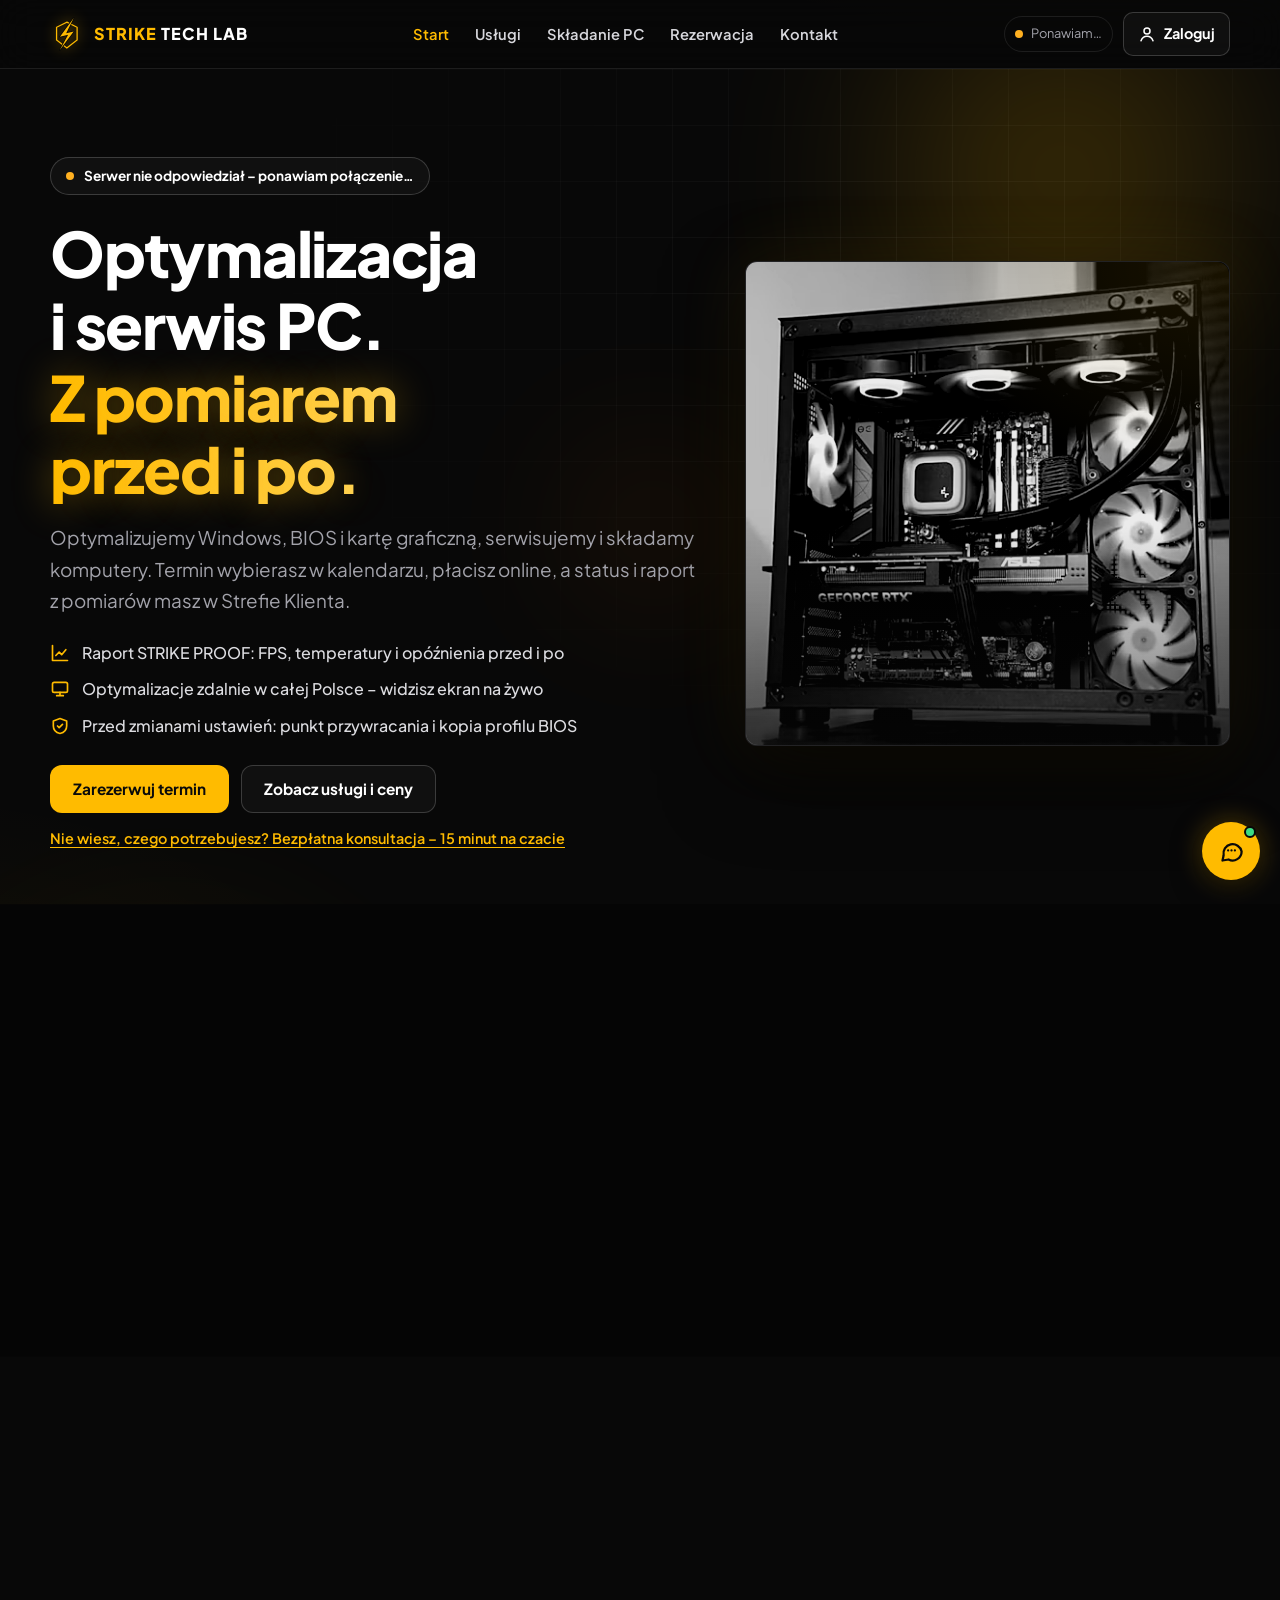
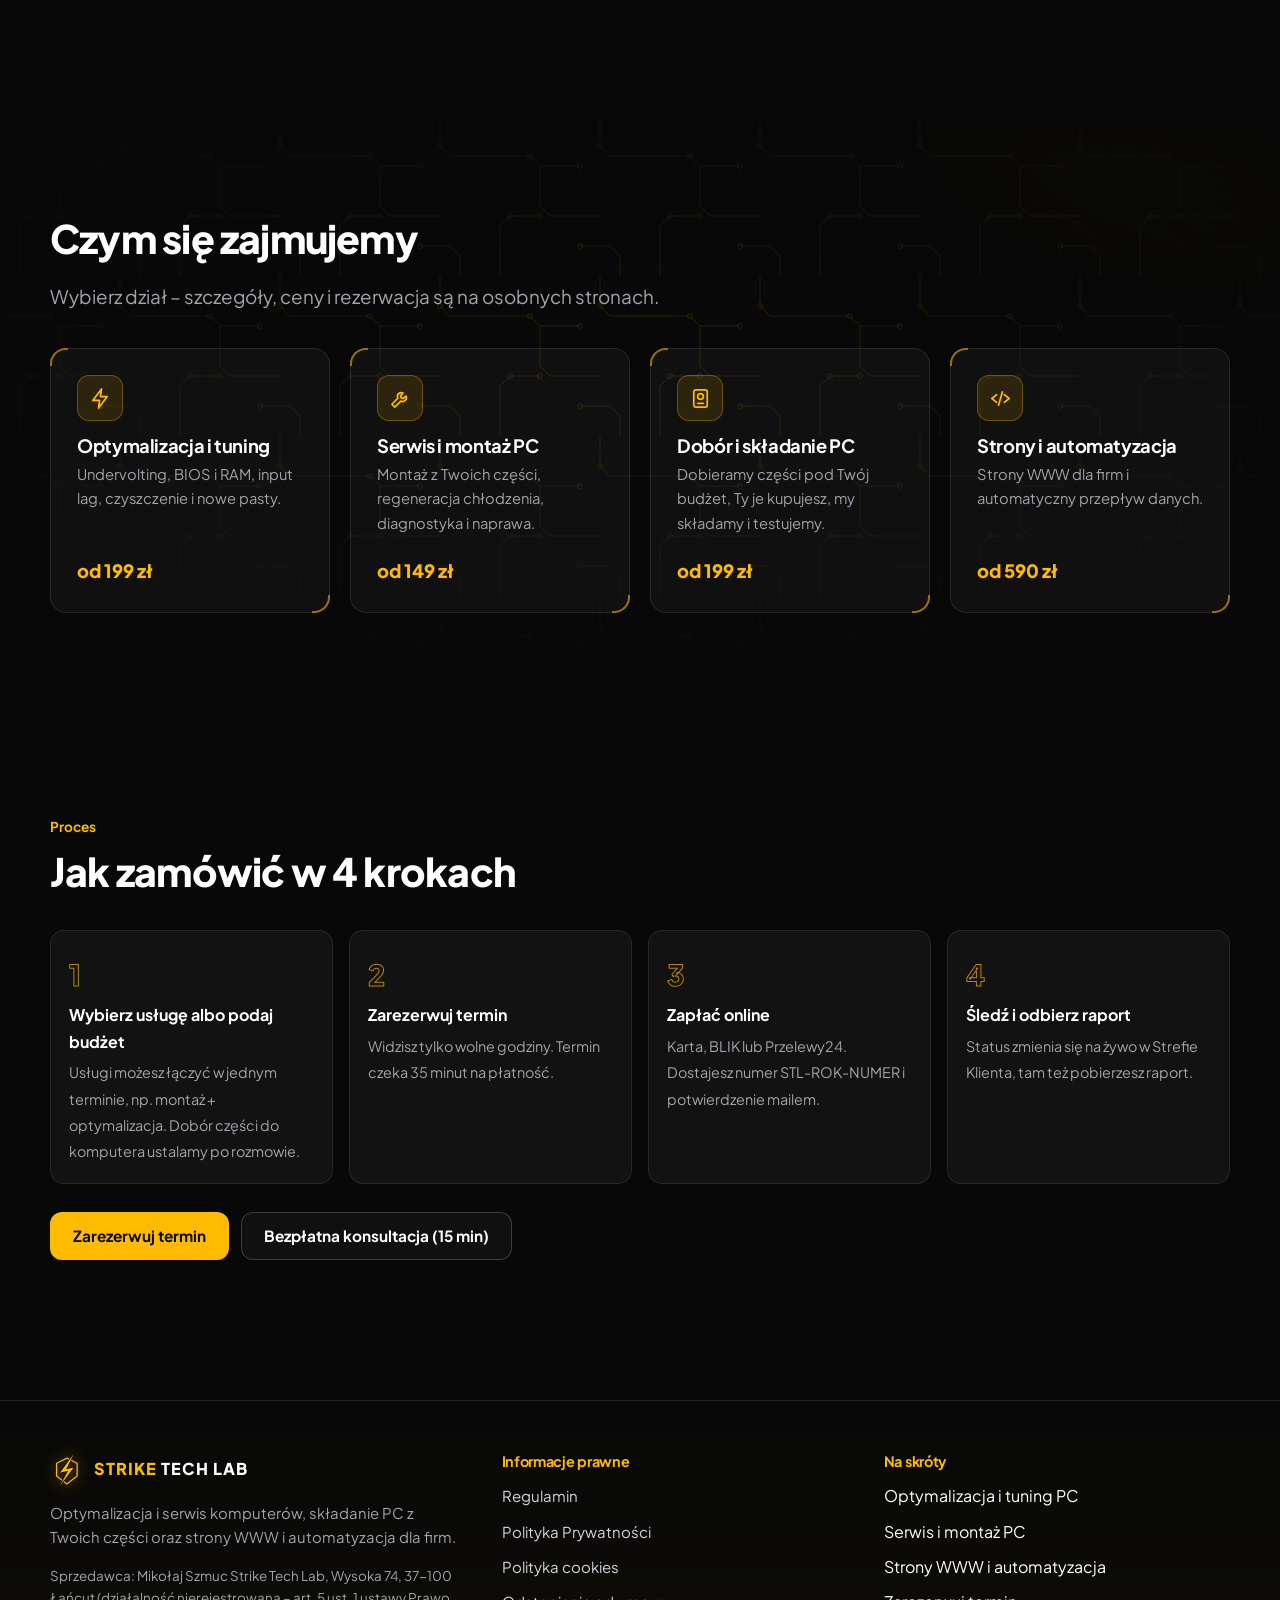
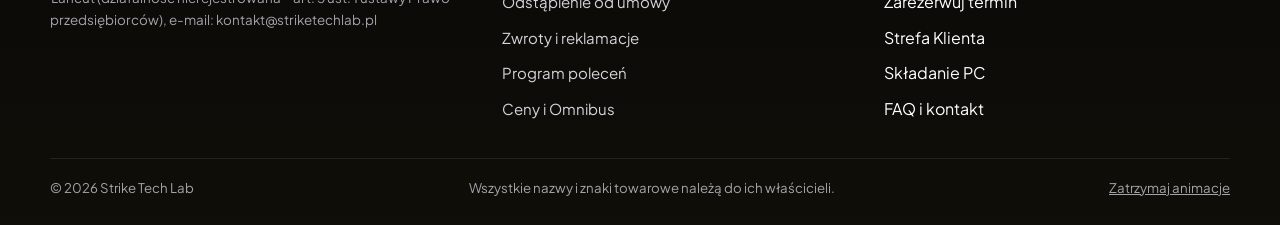
<file: index.html>
<!DOCTYPE html>
<html lang="pl">
<head>
<meta charset="utf-8">
<meta name="viewport" content="width=device-width,initial-scale=1">
<title>Strike Tech Lab | Optymalizacja, serwis i składanie PC – Łańcut i zdalnie</title>
<meta name="description" content="Optymalizacja i tuning PC zdalnie, serwis i składanie komputerów z Twoich części w Łańcucie oraz strony WWW i automatyzacja dla firm. Rezerwacja online, pomiar przed i po.">
<meta name="theme-color" content="#080808">
<meta http-equiv="Content-Security-Policy" content="default-src 'self'; script-src 'self' https://cdn.jsdelivr.net https://challenges.cloudflare.com; frame-src https://challenges.cloudflare.com; style-src 'self' 'unsafe-inline'; font-src 'self'; img-src 'self' data: blob: https:; media-src 'self' blob: https:; connect-src 'self' https://*.supabase.co wss://*.supabase.co https://cdn.jsdelivr.net https://challenges.cloudflare.com http://127.0.0.1:54321 ws://127.0.0.1:54321 http://localhost:54321 ws://localhost:54321; form-action 'self' mailto:; base-uri 'self'; object-src 'none'">
<meta name="referrer" content="strict-origin-when-cross-origin">
<link rel="canonical" href="https://striketechlab.pl/">
<meta property="og:title" content="Strike Tech Lab | Optymalizacja, serwis i składanie PC – Łańcut i zdalnie">
<meta property="og:description" content="Optymalizacja i tuning PC zdalnie, serwis i składanie komputerów z Twoich części w Łańcucie oraz strony WWW i automatyzacja dla firm. Rezerwacja online, pomiar przed i po.">
<meta property="og:type" content="website">
<meta property="og:url" content="https://striketechlab.pl/">
<meta property="og:image" content="https://striketechlab.pl/media/hero-pc.jpg">
<meta property="og:locale" content="pl_PL">
<meta name="twitter:card" content="summary_large_image">
<script type="application/ld+json">
{"@context":"https://schema.org","@type":"ComputerRepair","name":"Strike Tech Lab","legalName":"Mikołaj Szmuc Strike Tech Lab","url":"https://striketechlab.pl/",
 "image":"https://striketechlab.pl/media/hero-pc.jpg","email":"kontakt@striketechlab.pl","priceRange":"149–6990 zł",
 "address":{"@type":"PostalAddress","streetAddress":"Wysoka 74","postalCode":"37-100","addressLocality":"Łańcut","addressCountry":"PL"},
 "areaServed":[{"@type":"City","name":"Łańcut"},{"@type":"Country","name":"Polska"}],
 "openingHoursSpecification":[{"@type":"OpeningHoursSpecification","dayOfWeek":["Monday","Tuesday","Wednesday","Thursday","Friday"],"opens":"09:00","closes":"18:00"}]}
</script>
<link rel="icon" type="image/svg+xml" href="data:image/svg+xml,%3Csvg xmlns=%22http://www.w3.org/2000/svg%22 viewBox=%22255 190 750 750%22%3E%3Cdefs%3E%3Cmask id=%22m%22%3E%3Crect x=%22255%22 y=%22190%22 width=%22750%22 height=%22750%22 fill=%22%23fff%22/%3E%3Cpolygon points=%22778,212 474,624 655,583 472,918 778,512 612,546%22 fill=%22%23000%22 stroke=%22%23000%22 stroke-width=%2244%22 stroke-linejoin=%22round%22/%3E%3C/mask%3E%3C/defs%3E%3Cpolygon points=%22627,303 853,417 853,697 627,872 400,697 400,417%22 fill=%22none%22 stroke=%22%23FFBB00%22 stroke-width=%2252%22 mask=%22url%28%23m%29%22/%3E%3Cpolygon points=%22778,212 474,624 655,583 472,918 778,512 612,546%22 fill=%22%23FFBB00%22/%3E%3C/svg%3E">
<script src="/config.js?v=20261125b"></script>
<link rel="stylesheet" href="/assets/app.css?v=20261125b">
<script defer src="/assets/app.js?v=20261125b"></script>
</head>
<body>
<div id="intro" aria-hidden="true">
  <div class="i-half i-top"></div><div class="i-half i-bot"></div>
  <div class="i-grid"></div><div class="i-glow"></div>
  <div class="i-slash"></div>
  <div class="i-core">
    <div class="i-flash"></div>
    <svg class="i-logo" viewBox="360 190 540 750"><polygon class="i-hex" points="627,303 853,417 853,697 627,872 400,697 400,417" stroke-linejoin="miter"/><polygon class="i-bolt" points="778,212 474,624 655,583 472,918 778,512 612,546"/></svg>
    <div class="i-word">
      <div class="i-strike"><span style="animation-delay:1.05s">S</span><span style="animation-delay:1.1s">T</span><span style="animation-delay:1.15s">R</span><span style="animation-delay:1.2s">I</span><span style="animation-delay:1.25s">K</span><span style="animation-delay:1.3s">E</span></div>
      <div class="i-lab">TECH LAB</div>
    </div>
    <div class="i-load"><div class="i-bar"><i></i></div><div class="i-meta"><span class="i-line">Uruchamianie</span><span class="i-pct">0%</span></div></div>
  </div>
  <div class="i-hint">Kliknij, aby wejść</div>
</div>
<script src="/assets/intro.js?v=20261125b"></script>
<a class="skip" href="#main">Przejdź do treści</a>
<svg width="0" height="0" style="position:absolute" aria-hidden="true">
  <symbol id="logo" viewBox="360 190 540 750">
    <polygon points="627,303 853,417 853,697 627,872 400,697 400,417" fill="none" stroke="#FFBB00" stroke-width="28" stroke-linejoin="miter"/>
    <polygon points="778,212 474,624 655,583 472,918 778,512 612,546" fill="#FFBB00" stroke="#080808" stroke-width="34" paint-order="stroke" stroke-linejoin="round"/>
  </symbol>
</svg>

<header class="site-header">
  <div class="wrap nav">
    <a class="brand" href="/" data-link aria-label="Strike Tech Lab – strona główna"><svg aria-hidden="true"><use href="#logo"/></svg><span><b>STRIKE</b> TECH LAB</span></a>
    <nav id="mainnav" aria-label="Główna nawigacja">
      <a href="/" data-link>Start</a>
      <a href="/uslugi" data-link>Usługi</a>
      <a href="/zestawy" data-link>Składanie PC</a>
      <a href="/rezerwacja" data-link>Rezerwacja</a>
      <a href="/kontakt" data-link>Kontakt</a>
    </nav>
    <div class="nav-right">
      <span class="conn" id="connChip" role="status" aria-live="polite" title="Stan połączenia z systemem rezerwacji"><span class="dot wait" id="connDot"></span><span class="conn-txt" id="connTxt">Rezerwacje</span></span>
      <a class="acct-btn" id="acctBtn" href="/konto" data-link><svg viewBox="0 0 24 24" fill="none" stroke="currentColor" stroke-width="2" stroke-linecap="round" aria-hidden="true"><circle cx="12" cy="8" r="4"/><path d="M4 21c1.5-4 4.5-6 8-6s6.5 2 8 6"/></svg><span class="acct-txt" id="acctTxt">Zaloguj</span></a>
      <button class="burger" aria-label="Otwórz menu" aria-expanded="false" aria-controls="mainnav"><span></span></button>
    </div>
  </div>
</header>
<div class="offline-bar hidden" id="offlineBar" role="alert"></div>

<main id="main">
  <!-- ============ START ============ -->
  <section class="hero" id="start" data-page="home">
    <figure class="hero-media" data-media="hero" data-optional aria-hidden="true"></figure>
    <div class="hero-glow" aria-hidden="true"><i></i><i></i><i></i></div>
    <div class="wrap">
      <div class="hero-grid">
        <div>
          <span class="live-badge" id="liveBadge"><span class="dot wait" id="liveDot"></span><span id="liveTxt">Rezerwacja online · pn–sb 10:00–20:00</span></span>
          <h1>Optymalizacja i&nbsp;serwis&nbsp;PC. <span class="gold">Z pomiarem przed&nbsp;i&nbsp;po.</span></h1>
          <p class="lead">Optymalizujemy Windows, BIOS i kartę graficzną, serwisujemy i składamy komputery. Termin wybierasz w kalendarzu, płacisz online, a status i raport z pomiarów masz w Strefie Klienta.</p>
          <ul class="props">
            <li><svg viewBox="0 0 24 24" fill="none" stroke="currentColor" stroke-width="2" stroke-linecap="round" stroke-linejoin="round" aria-hidden="true"><path d="M3 3v18h18"/><path d="m7 15 4-4 3 3 5-6"/></svg>Raport STRIKE PROOF: FPS, temperatury i opóźnienia przed i po</li>
            <li><svg viewBox="0 0 24 24" fill="none" stroke="currentColor" stroke-width="2" stroke-linecap="round" stroke-linejoin="round" aria-hidden="true"><rect x="3" y="4" width="18" height="12" rx="2"/><path d="M8 20h8M12 16v4"/></svg>Optymalizacje zdalnie w całej Polsce – widzisz ekran na żywo</li>
            <li><svg viewBox="0 0 24 24" fill="none" stroke="currentColor" stroke-width="2" stroke-linecap="round" stroke-linejoin="round" aria-hidden="true"><path d="M12 3 4 6v6c0 5 3.5 8 8 9 4.5-1 8-4 8-9V6l-8-3Z"/><path d="m9 12 2 2 4-4"/></svg>Przed zmianami ustawień: punkt przywracania i kopia profilu BIOS</li>
          </ul>
          <div class="cta-row">
            <a class="btn btn-gold" href="/rezerwacja" data-link>Zarezerwuj termin</a>
            <a class="btn btn-ghost" href="/uslugi" data-link>Zobacz usługi i ceny</a>
          </div>
          <p class="consult-line"><button type="button" class="link" data-consult>Nie wiesz, czego potrzebujesz? Bezpłatna konsultacja – 15 minut na czacie</button></p>
        </div>
        <figure class="media hero-pc" data-media="hero_pc" data-alt="Wnętrze komputera do gier – zdjęcie czarno-białe"></figure>
      </div>
      <div class="kpis">
        <div class="kpi hud"><b>Pomiar</b><span>FPS, temperatury i opóźnienia przed i po – na Twoim sprzęcie</span></div>
        <div class="kpi hud"><b>Zdalnie</b><span>Optymalizacja przez RustDesk, widzisz ekran na żywo</span></div>
        <div class="kpi hud"><b>Online</b><span>Rezerwacja terminu i płatność przez Stripe</span></div>
        <div class="kpi hud"><b>Pn–Pt</b><span>9:00–18:00, kalendarz online</span></div>
      </div>
      <p class="note" style="margin-top:12px">Efekt zależy od sprzętu i stanu systemu, dlatego nie obiecujemy z góry konkretnego wzrostu FPS ani spadku temperatur. Rzeczywisty wynik zobaczysz w raporcie z pomiarów.</p>
    </div>
  </section>

  <!-- ============ DZIAŁY (strona główna) ============ -->
  <section class="section gal-sec" id="galeria" data-page="home">
    <div class="wrap">
      <div class="section-head row-head">
        <div><span class="eyebrow">Z warsztatu</span><h2>Komputery <span class="gold">z naszego warsztatu</span></h2></div>
        <a class="btn btn-ghost btn-sm" href="/zestawy" data-link>Portfolio zestawów</a>
      </div>
    </div>
    <div class="gal-strip" role="region" aria-label="Galeria realizacji">
      <div class="gal-track" data-media-list="galeria" data-placeholders="6"></div>
    </div>
  </section>

  <section class="section rev-sec hidden" id="opinie" data-page="home" aria-labelledby="revTitle">
    <div class="wrap">
      <div class="section-head row-head">
        <div><span class="eyebrow">Opinie</span><h2 id="revTitle">Co mówią <span class="gold">nasi klienci</span></h2></div>
        <div class="rev-side"><div class="rev-stats" id="revStats"></div>
          <div class="toolbar"><a class="btn btn-ghost btn-sm" data-google="profile" hidden target="_blank" rel="noopener">Opinie w Google ↗</a><a class="btn btn-gold btn-sm" data-google="review" hidden target="_blank" rel="noopener">Oceń nas w Google</a></div></div>
      </div>
      <div class="rev-grid" id="revList"></div>
      <p class="muted small rev-note">Publikujemy wyłącznie opinie osób, które zrealizowały u nas zlecenie – każda jest powiązana z prawdziwym, zakończonym zamówieniem. Nie usuwamy opinii za niską ocenę; odrzucamy tylko treści obraźliwe, niezwiązane z usługą albo zawierające dane osobowe.</p>
    </div>
  </section>

  <section class="section bg-tech" id="dzialy" data-page="home">
    <div class="wrap">
      <div class="section-head"><h2>Czym się zajmujemy</h2><p class="lead">Wybierz dział – szczegóły, ceny i rezerwacja są na osobnych stronach.</p></div>
      <div class="grid g4 tiles">
        <a class="card hud tile" href="/optymalizacja" data-link><div class="icon-box"><svg viewBox="0 0 24 24" fill="none" stroke="currentColor" stroke-width="1.8" stroke-linecap="round" stroke-linejoin="round" aria-hidden="true"><path d="M13 2 4 14h7l-1 8 9-12h-7l1-8Z"/></svg></div><h3>Optymalizacja i tuning</h3><p class="muted">Undervolting, BIOS i RAM, input lag, czyszczenie i nowe pasty.</p><span class="tile-price" data-from="optimization">od 199 zł</span></a>
        <a class="card hud tile" href="/serwis" data-link><div class="icon-box"><svg viewBox="0 0 24 24" fill="none" stroke="currentColor" stroke-width="1.8" stroke-linecap="round" stroke-linejoin="round" aria-hidden="true"><path d="M14.7 6.3a4 4 0 0 0-5.4 5.4L3 18l3 3 6.3-6.3a4 4 0 0 0 5.4-5.4l-2.6 2.6-2.4-.6-.6-2.4 2.6-2.6Z"/></svg></div><h3>Serwis i montaż PC</h3><p class="muted">Montaż z Twoich części, regeneracja chłodzenia, diagnostyka i naprawa.</p><span class="tile-price" data-from="service">od 149 zł</span></a>
        <a class="card hud tile" href="/zestawy" data-link><div class="icon-box"><svg viewBox="0 0 24 24" fill="none" stroke="currentColor" stroke-width="1.8" stroke-linecap="round" stroke-linejoin="round" aria-hidden="true"><rect x="5" y="3" width="14" height="18" rx="2"/><circle cx="12" cy="10" r="3"/><path d="M9 17h6"/></svg></div><h3>Dobór i składanie PC</h3><p class="muted">Dobieramy części pod Twój budżet, Ty je kupujesz, my składamy i testujemy.</p><span class="tile-price" data-from="pc">od 199 zł</span></a>
        <a class="card hud tile" href="/strony-www" data-link><div class="icon-box"><svg viewBox="0 0 24 24" fill="none" stroke="currentColor" stroke-width="1.8" stroke-linecap="round" stroke-linejoin="round" aria-hidden="true"><path d="m8 8-5 4 5 4M16 8l5 4-5 4M14 5l-4 14"/></svg></div><h3>Strony i automatyzacja</h3><p class="muted">Strony WWW dla firm i automatyczny przepływ danych.</p><span class="tile-price" data-from="solutions">od 590 zł</span></a>
      </div>
    </div>
  </section>


  <!-- ============ USŁUGI ============ -->
  <section class="section bg-tech" id="uslugi" data-page="uslugi">
    <div class="wrap">
      <div class="section-head">
        <span class="eyebrow">Usługi i cennik</span>
        <h1 class="h2" id="svcH1">Usługi i ceny</h1>
        <p class="lead">Cena „od” to minimum za zakres podstawowy. Jeśli sprzęt wymaga dodatkowych prac lub części, dostajesz wycenę do akceptacji przed ich wykonaniem. Ceny końcowe – sprzedawca nie jest płatnikiem VAT.</p>
      </div>
      <div id="svcCats"></div>
      <div class="grid g3" style="margin-top:36px">
        <div class="card hud"><span class="pill">Express +50 zł</span><p class="muted" style="margin:10px 0 0">Przy usługach zdalnych skracamy minimalny czas do terminu z 12 do 2 godzin.</p></div>
        <div class="card hud"><span class="pill">Kalendarz na żywo</span><p class="muted" style="margin:10px 0 0">Pn–Pt, 9:00–18:00. Wybrany termin czeka 35 minut na płatność, a po opłaceniu znika z kalendarza.</p></div>
        <div class="card hud"><span class="pill">Polecenia −10%</span><p class="muted" style="margin:10px 0 0">Nowy klient z kodem polecającym płaci 10% mniej (maks. 300 zł), a polecający dostaje kod na 5%.</p></div>
      </div>
    </div>
  </section>

  <!-- ============ ZAKRES PRAC ============ -->
  <section class="section" id="zakres" data-page="uslugi">
    <div class="wrap">
      <div class="section-head">
        <span class="eyebrow">Jak pracujemy</span>
        <h2>Sześć procedur serwisowych, jedna zasada: najpierw pomiar</h2>
        <p class="lead">Każde zlecenie prowadzimy według własnych instrukcji serwisowych. Zmieniamy jedną rzecz naraz, zapisujemy stan początkowy i przerywamy test przy pierwszych oznakach niestabilności.</p>
      </div>
      <div class="grid g3 areas">
        <div class="card"><h4>Windows Deep De-bloat</h4><p>Porządkujemy aplikacje, autostart i procesy w tle, ustawiamy plan zasilania i sterowniki GPU.</p><p class="rule">Bez „uniwersalnych” skryptów z internetu – zmiany ustawień zapisujemy, więc można je cofnąć.</p></div>
        <div class="card"><h4>BIOS i pamięć RAM</h4><p>XMP/EXPO, Resizable BAR i ustawienia pamięci, potwierdzone testami stabilności.</p><p class="rule">BIOS aktualizujemy tylko z uzasadnieniem i z oficjalnej strony producenta.</p></div>
        <div class="card"><h4>Undervolting GPU i krzywe</h4><p>Krzywa napięcie/zegar i krzywa wentylatorów: niższa temperatura i cichsza praca.</p><p class="rule">Bez kopiowania „magicznych” wartości – dobieramy je do Twojej karty.</p></div>
        <div class="card"><h4>Input lag w e-sporcie</h4><p>Odświeżanie, NVIDIA Reflex / AMD Anti-Lag, limity FPS i ustawienia myszy dobrane do gry.</p><p class="rule">Porównujemy tę samą scenę i ustawienia przed i po.</p></div>
        <div class="card"><h4>OBS i streaming</h4><p>Enkoder, bitrate, sceny i dźwięk tak, żeby gra nie traciła klatek podczas transmisji.</p><p class="rule">Bitrate z zapasem łącza – nigdy 100% wyniku speedtestu.</p></div>
        <div class="card"><h4>Termika, kopie i diagnostyka</h4><p>Punkt przywracania, kopia danych, S.M.A.R.T. dysków i kontrolowane testy obciążeniowe.</p><p class="rule">Przy ostrzeżeniach dysku zatrzymujemy testy i najpierw zabezpieczamy dane.</p></div>
      </div>
    </div>
  </section>

  <!-- ============ BENCHMARK ============ -->
  <section class="section bg-tech" id="benchmark" data-page="uslugi">
    <div class="wrap">
      <div class="section-head">
        <span class="eyebrow">Raport STRIKE PROOF</span>
        <h2>Co mierzymy przed i po</h2>
        <p class="lead">Nie pokazujemy wyników „z katalogu” – każdy komputer jest inny. Mierzymy tę samą scenę i te same ustawienia przed zmianami i po nich, a wyniki dostajesz w Strefie Klienta.</p>
      </div>
      <div class="bench">
        <div class="card">
          <div class="field"><span class="label">Nagranie w animacji</span>
            <p style="margin:0;font-weight:700">Counter-Strike 2 <span class="muted" style="font-weight:500">· nasze nagranie z rozgrywki</span></p>
            <select id="game" class="select" hidden aria-hidden="true" tabindex="-1"><option value="cs2">Counter-Strike 2</option></select>
          </div>
          <span class="label">Co trafia do raportu</span>
          <ul class="measure-list">
            <li>FPS średnio i 1% low w wybranej grze lub benchmarku</li>
            <li>Opóźnienie systemu – tam, gdzie da się je zmierzyć (np. NVIDIA Reflex)</li>
            <li>Temperatury CPU i GPU w tym samym teście obciążeniowym</li>
            <li>Stabilność po każdej zmianie</li>
          </ul>
          <p class="note" style="margin:14px 0 0">Obok jest nasze nagranie z CS2. Przycięcia po stronie „przed” są dodane, żeby pokazać, czego szukamy – to nie jest wynik pomiaru.</p>
        </div>
        <div>
          <div class="cmp" id="cmp">
            <canvas class="cmp-bg" id="cmpBefore" aria-hidden="true"></canvas>
            <canvas class="cmp-bg cmp-bg-after" id="cmpAfter" aria-hidden="true"></canvas>
            <div class="panel panel-before" id="pBefore"></div>
            <div class="panel panel-after" id="pAfter"></div>
            <div class="handle"></div>
            <input type="range" id="slider" min="0" max="100" value="50" aria-label="Suwak animacji poglądowej przed i po">
          </div>
          <p class="note" style="text-align:center;margin-top:10px">← Przed · Po → (animacja poglądowa)</p>
        </div>
      </div>
    </div>
  </section>

  <!-- ============ ZESTAWY PC (portfolio konfiguracji, bez cen) ============ -->
  <section class="section bg-tech" id="zestawy" data-page="zestawy">
    <div class="wrap">
      <div class="section-head">
        <span class="eyebrow">Portfolio konfiguracji</span>
        <h2>Zestawy <span class="gold">zoptymalizowane przez STRIKE</span></h2>
        <p class="lead">Każdy komputer jest profesjonalnie optymalizowany pod maksymalną wydajność i pełną stabilność. Ciesz się najwyższą płynnością gry i najniższym opóźnieniem.</p>
      </div>
      <aside class="card hud method" aria-labelledby="methodTitle">
        <div class="method-ico" aria-hidden="true"><svg viewBox="0 0 24 24" fill="none" stroke="currentColor" stroke-width="2" stroke-linecap="round" stroke-linejoin="round"><path d="M3 3v18h18"/><path d="m7 15 4-4 3 3 5-6"/></svg></div>
        <div class="method-txt">
          <h3 id="methodTitle">Jak mierzymy wyniki</h3>
          <p>Pomiary w <b>CapFrameX</b> w tytułach e-sportowych, w <b>1080p na ustawieniach Competitive</b> – ta sama scena przed i po pełnej optymalizacji BIOS-u, systemu i sterowników. Podajemy średni FPS i <b>1% low (P1)</b>, czyli płynność w najcięższych momentach. Realne przyrosty zależą od konkretnej konfiguracji, wersji gry i sterowników.</p>
        </div>
        <button type="button" class="btn btn-ghost btn-sm" id="proofBtn">Zobacz przykładowy pomiar STRIKE PROOF (CapFrameX)</button>
      </aside>
      <div class="ladder" id="setsGrid"></div>
      <p class="note" style="margin-top:22px">Nie sprzedajemy sprzętu. Pokazujemy zrealizowane konfiguracje i wyniki pomiarów przed i po optymalizacji. Zapytanie o podobny zestaw jest bezpłatne – doradzimy przy doborze podzespołów, a części kupujesz sam, u wybranego sklepu.</p>
    </div>
  </section>


  <!-- ============ PROCES ============ -->
  <section class="section" id="proces" data-page="home">
    <div class="wrap">
      <div class="section-head"><span class="eyebrow">Proces</span><h2>Jak zamówić w 4 krokach</h2></div>
      <ol class="steps">
        <li><b>Wybierz usługę albo podaj budżet</b><span>Usługi możesz łączyć w jednym terminie, np. montaż + optymalizacja. Dobór części do komputera ustalamy po rozmowie.</span></li>
        <li><b>Zarezerwuj termin</b><span>Widzisz tylko wolne godziny. Termin czeka 35 minut na płatność.</span></li>
        <li><b>Zapłać online</b><span>Karta, BLIK lub Przelewy24. Dostajesz numer STL-ROK-NUMER i potwierdzenie mailem.</span></li>
        <li><b>Śledź i odbierz raport</b><span>Status zmienia się na żywo w Strefie Klienta, tam też pobierzesz raport.</span></li>
      </ol>
      <div class="cta-row" style="margin-top:28px"><a class="btn btn-gold" href="/rezerwacja" data-link>Zarezerwuj termin</a><button type="button" class="btn btn-ghost" data-consult>Bezpłatna konsultacja (15 min)</button></div>
    </div>
  </section>

  <!-- ============ REZERWACJA ============ -->
  <section class="section bg-tech" id="rezerwacja" data-page="rezerwacja">
    <div class="wrap">
      <div class="section-head">
        <span class="eyebrow">Rezerwacja</span>
        <h2>Rezerwacja i <span class="gold">wycena</span></h2>
        <p class="lead" id="bookLead">Wybierz usługę (możesz połączyć kilka w jednym terminie), termin i zapłać online przez Stripe. Cenę liczy serwer na podstawie aktualnego cennika.</p>
      </div>
      <div class="seg bmode" id="bMode" role="group" aria-label="Co chcesz zamówić">
        <button type="button" data-bm="svc" aria-pressed="true"><svg viewBox="0 0 24 24" fill="none" stroke="currentColor" stroke-width="2" stroke-linecap="round" stroke-linejoin="round" aria-hidden="true"><path d="M13 2 4 14h7l-1 8 9-12h-7l1-8Z"/></svg>Usługa: optymalizacja, serwis, montaż</button>
        <button type="button" data-bm="pc" aria-pressed="false"><svg viewBox="0 0 24 24" fill="none" stroke="currentColor" stroke-width="2" stroke-linecap="round" stroke-linejoin="round" aria-hidden="true"><rect x="6" y="2" width="12" height="20" rx="2"/><circle cx="12" cy="14" r="3"/><path d="M9 6h6"/></svg>Dobór i złożenie PC</button>
      </div>
      <div id="bookBanner"></div>
      <form class="book" id="bookForm" novalidate>
        <div>
          <div class="step">
            <div class="step-h"><span class="n">1</span><h3>Usługa</h3></div>
            <div class="field"><label for="bItem">Usługa główna</label><select id="bItem" class="select"></select></div>
            <div id="bExtrasWrap" class="hidden">
              <span class="label">Połącz z innymi usługami <small class="muted">– jeden termin, jedna płatność (np. montaż + optymalizacja)</small></span>
              <div class="extras" id="bExtras" role="group" aria-label="Usługi dołączone"></div>
            </div>
            <label class="check hidden" id="bExpressWrap"><input type="checkbox" id="bExpress"><span><b>Express +50 zł</b> – termin już za 2 godziny (zależnie od wolnych godzin).</span></label>
            <p class="note" id="bItemNote"></p>
          </div>

          <div class="step">
            <div class="step-h"><span class="n">2</span><h3>Termin</h3></div>
            <div class="days" id="bDays" role="group" aria-label="Wybierz dzień"></div>
            <div class="slots" id="bSlots" role="group" aria-label="Wolne godziny"><span class="slots-msg">Wybierz dzień.</span></div>
            <p class="note" style="margin:10px 0 0">Pn–Pt, 9:00–18:00. Godziny odświeżają się same co 30 sekund.</p>
          </div>

          <div class="step">
            <div class="step-h"><span class="n">3</span><h3>Twoje dane</h3></div>
            <p class="note" style="margin-top:-6px">Pola oznaczone <span class="req" aria-hidden="true">*</span><span class="sr-only">gwiazdką</span> są wymagane. Pytamy tylko o dane potrzebne do realizacji.</p>
            <div class="radio-row" style="margin-bottom:14px" role="radiogroup" aria-label="Typ klienta">
              <label><input type="radio" name="ctype" value="consumer" checked> Osoba prywatna</label>
              <label><input type="radio" name="ctype" value="business"> Firma (rachunek lub faktura bez VAT na NIP)</label>
            </div>
            <div class="row2">
              <div class="field"><label for="bName">Imię i nazwisko <span class="req" aria-hidden="true">*</span></label><input class="input" id="bName" autocomplete="name" maxlength="120" aria-required="true" aria-describedby="err-bName"><span class="err" data-err="name" id="err-bName"></span></div>
              <div class="field"><label for="bPhone">Telefon (opcjonalnie)</label><input class="input" id="bPhone" type="tel" autocomplete="tel" maxlength="30" placeholder="+48 600 000 000" aria-describedby="hint-bPhone err-bPhone"><span class="note" id="hint-bPhone">Przydaje się przy sesji zdalnej i wysyłce kurierem.</span><span class="err" data-err="phone" id="err-bPhone"></span></div>
            </div>
            <div class="row2 hidden" id="bBiz">
              <div class="field"><label for="bCompany">Nazwa firmy <span class="req" aria-hidden="true">*</span></label><input class="input" id="bCompany" autocomplete="organization" maxlength="160" aria-required="true" aria-describedby="err-bCompany"><span class="err" data-err="company" id="err-bCompany"></span></div>
              <div class="field"><label for="bNip">NIP <span class="req" aria-hidden="true">*</span></label><input class="input" id="bNip" inputmode="numeric" maxlength="13" aria-required="true" aria-describedby="err-bNip"><span class="err" data-err="nip" id="err-bNip"></span></div>
            </div>
            <div id="bHandoverWrap" class="hidden">
              <span class="label" id="lbl-handover">Przekazanie sprzętu <span class="req" aria-hidden="true">*</span></span>
              <div class="radio-row" style="margin:6px 0 12px" role="radiogroup" aria-labelledby="lbl-handover" aria-required="true" aria-describedby="err-handover">
                <label><input type="radio" name="handover" value="personal"> Osobiście</label>
                <label><input type="radio" name="handover" value="courier"> Kurierem</label>
              </div>
              <span class="err" data-err="handover" id="err-handover" style="color:var(--bad);font-size:.8rem"></span>
              <div class="field"><label for="bCity">Miasto (opcjonalnie)</label><input class="input" id="bCity" maxlength="80" autocomplete="address-level2"></div>
            </div>
            <div class="field"><label for="bNote">Uwagi do zlecenia</label><textarea class="textarea" id="bNote" maxlength="2000" placeholder="Podzespoły, gra, objawy, cel (np. „więcej FPS w CS2”, „głośny laptop”)"></textarea></div>
            <div class="field"><label for="bCode">Kod rabatowy lub polecający</label>
              <div class="code-row"><input class="input" id="bCode" maxlength="40" placeholder="np. STL-1A2B3C4D" autocomplete="off" aria-describedby="err-bCode"><button type="button" class="btn btn-ghost btn-sm" id="bCodeBtn">Sprawdź kod</button></div>
              <span class="err" data-err="code" id="err-bCode" aria-live="polite"></span>
            </div>
          </div>

          <div class="step">
            <div class="step-h"><span class="n">4</span><h3>Regulamin i zgody</h3></div>
            <label class="check"><input type="checkbox" id="kTerms" aria-required="true" aria-describedby="err-consents"><span>Akceptuję <a class="link" href="/#regulamin" data-legal="terms">Regulamin</a>. <span class="req" aria-hidden="true">*</span></span></label>
            <label class="check"><input type="checkbox" id="kPrivacy" aria-required="true" aria-describedby="err-consents"><span>Zapoznałem(-am) się z <a class="link" href="/#polityka-prywatnosci" data-legal="privacy">Polityką Prywatności</a>. <span class="req" aria-hidden="true">*</span></span></label>
            <label class="check" id="kWithdrawalWrap"><input type="checkbox" id="kWithdrawal" aria-required="true" aria-describedby="err-consents"><span>Zapoznałem(-am) się z <a class="link" href="/#odstapienie" data-legal="withdrawal">pouczeniem o prawie odstąpienia od umowy</a> w ciągu 14 dni. <span class="req" aria-hidden="true">*</span></span></label>
            <label class="check hidden" id="kEarlyWrap"><input type="checkbox" id="kEarly" aria-required="true" aria-describedby="err-consents"><span>Termin wypada przed upływem 14 dni na odstąpienie, dlatego żądam rozpoczęcia usługi przed jego upływem. Rozumiem, że po pełnym wykonaniu usługi tracę prawo odstąpienia, a przy odstąpieniu w trakcie zapłacę za wykonaną część (<a class="link" href="/#odstapienie" data-legal="withdrawal">pouczenie o odstąpieniu</a>). <span class="req" aria-hidden="true">*</span></span></label>
            <label class="check"><input type="checkbox" id="kMarketing"><span>Chcę otrzymywać e-mailem informacje o promocjach Strike Tech Lab (opcjonalnie – zgodę wycofasz w każdej chwili w Strefie Klienta).</span></label>
            <span class="err" data-err="consents" id="err-consents" style="color:var(--bad);font-size:.85rem"></span>
          </div>
        </div>

        <aside class="summary card hud" aria-live="polite">
          <h3 style="margin-bottom:6px">Podsumowanie</h3>
          <div id="sumItem" class="muted">Wybierz usługę.</div>
          <ul class="sum-spec" id="sumSpec"></ul>
          <div class="sum-line" style="margin-top:10px"><span>Termin</span><b id="sumSlot">–</b></div>
          <div class="sum-line"><span>Cena</span><b id="sumBase">–</b></div>
          <div class="sum-line hidden" id="sumExpressLine"><span>Express</span><b id="sumExpress">–</b></div>
          <div class="sum-line disc hidden" id="sumDiscLine"><span id="sumDiscLbl">Rabat</span><b id="sumDisc">–</b></div>
          <div class="sum-total"><div class="sum-line"><span>Razem</span><b id="sumTotal">–</b></div></div>
          <div class="sum-due"><span id="sumDueLbl">Do zapłaty teraz</span><b id="sumDue">–</b></div>
          <button class="btn btn-gold btn-block" id="payBtn" type="submit" disabled>Zamawiam z obowiązkiem zapłaty</button>
          <p class="note" style="margin:12px 0 0" id="payHint">Karta, BLIK lub Przelewy24 przez Stripe. Do złożenia zamówienia potrzebne jest konto – założysz je w minutę.</p>
        </aside>
      </form>
      <form class="book hidden" id="pcForm" novalidate>
        <div>
          <div class="step">
            <div class="step-h"><span class="n">1</span><h3>Budżet</h3></div>
            <label for="pcBudget" class="bb-label">Ile chcesz wydać na części? <b class="bval" id="pcBval">8000 zł</b></label>
            <input type="range" id="pcBudget" class="range" min="4000" max="25000" step="250" value="8000">
            <div class="scale"><span>4000 zł</span><span>25 000 zł+</span></div>
            <p class="note" id="pcHint" style="margin-top:12px"></p>
            <div class="chip hidden" id="pcInsp"></div>
          </div>
          <div class="step">
            <div class="step-h"><span class="n">2</span><h3>Do czego ma służyć?</h3></div>
            <div class="choices" role="radiogroup" aria-label="Przeznaczenie komputera" aria-required="true" aria-describedby="err-pcPurpose">
              <label class="choice"><input type="radio" name="pcPurpose" value="esport"><span><b>Gry e-sportowe</b><small>CS2, Valorant, Fortnite – wysoki FPS</small></span></label>
              <label class="choice"><input type="radio" name="pcPurpose" value="aaa"><span><b>Gry AAA w 1440p</b><small>Nowości w wysokich detalach</small></span></label>
              <label class="choice"><input type="radio" name="pcPurpose" value="k4"><span><b>Gry w 4K</b><small>Maksymalne ustawienia, ray tracing</small></span></label>
              <label class="choice"><input type="radio" name="pcPurpose" value="creative"><span><b>Praca twórcza</b><small>3D, montaż wideo, grafika</small></span></label>
              <label class="choice"><input type="radio" name="pcPurpose" value="office"><span><b>Praca i nauka</b><small>Biuro, multimedia, lekkie gry</small></span></label>
            </div>
            <span class="err" data-err="pcPurpose" id="err-pcPurpose"></span>
            <div class="row2" style="margin-top:14px">
              <fieldset class="checks"><legend class="label">Mam już</legend>
                <label class="check"><input type="checkbox" name="pcHave" value="monitor"><span>Monitor</span></label>
                <label class="check"><input type="checkbox" name="pcHave" value="peripherals"><span>Klawiaturę i mysz</span></label>
                <label class="check"><input type="checkbox" name="pcHave" value="windows"><span>Licencję Windows</span></label>
                <label class="check"><input type="checkbox" name="pcHave" value="parts"><span>Część podzespołów</span></label>
              </fieldset>
              <fieldset class="checks"><legend class="label">Dodatkowo</legend>
                <label class="check"><input type="checkbox" name="pcAdd" value="windows"><span>Instalacja i konfiguracja Windows</span></label>
                <label class="check"><input type="checkbox" name="pcAdd" value="tune"><span>Optymalizacja po złożeniu (Precision Tune)</span></label>
                <label class="check"><input type="checkbox" name="pcAdd" value="transfer"><span>Przeniesienie danych ze starego PC</span></label>
              </fieldset>
            </div>
            <div class="field"><label for="pcNote">Gry, programy i preferencje</label><textarea class="textarea" id="pcNote" maxlength="2000" placeholder="np. „CS2 na 240 Hz i trochę Cyberpunka”, „cicha praca”, „biała obudowa”, „bez RGB”"></textarea></div>
          </div>
          <div class="step">
            <div class="step-h"><span class="n">3</span><h3>Kontakt</h3></div>
            <div class="row2">
              <div class="field"><label for="pcName">Imię <span class="req" aria-hidden="true">*</span></label><input class="input" id="pcName" autocomplete="given-name" maxlength="120" aria-required="true" aria-describedby="err-pcName"><span class="err" data-err="pcName" id="err-pcName"></span></div>
              <div class="field"><label for="pcMail">E-mail <span class="req" aria-hidden="true">*</span></label><input class="input" id="pcMail" type="email" autocomplete="email" maxlength="120" aria-required="true" aria-describedby="err-pcMail"><span class="err" data-err="pcMail" id="err-pcMail"></span></div>
            </div>
            <div class="field"><label for="pcPhone">Telefon (opcjonalnie)</label><input class="input" id="pcPhone" type="tel" autocomplete="tel" maxlength="30" placeholder="+48 600 000 000"><span class="err" data-err="pcPhone"></span></div>
            <input type="text" id="pcHp" class="hp" tabindex="-1" autocomplete="off" aria-hidden="true" aria-label="Nie wypełniaj">
            <label class="check"><input type="checkbox" id="pcConsent" aria-required="true" aria-describedby="err-pcConsent"><span>Zapoznałem(-am) się z <a class="link" href="/#polityka-prywatnosci" data-legal="privacy">Polityką Prywatności</a>. Rozumiem, że podane dane posłużą do przygotowania wyceny. <span class="req" aria-hidden="true">*</span></span></label>
            <span class="err" data-err="pcConsent" id="err-pcConsent"></span>
<label class="check"><input type="checkbox" id="pcPartsAck" aria-required="true" aria-describedby="err-pcPartsAck"><span>Rozumiem, że <b>części kupuję sam(-a)</b>, u wybranego sklepu i na swoje nazwisko – ich zwroty i reklamacje (wady fabryczne) składam u sprzedawcy części. Strike Tech Lab odpowiada za usługę złożenia (gwarancja na montaż 3 miesiące) i dobór. Złożenie zamawiam osobno, po akceptacji wyceny (<a class="link" href="/#regulamin" data-legal="terms">Regulamin</a>, <a class="link" href="/#odstapienie" data-legal="withdrawal">odstąpienie</a>). <span class="req" aria-hidden="true">*</span></span></label>
<span class="err" data-err="pcPartsAck" id="err-pcPartsAck"></span>
          </div>
        </div>
        <aside class="summary card hud" aria-live="polite">
          <h3 style="margin-bottom:6px">Twoje zapytanie</h3>
          <div class="sum-line"><span>Budżet</span><b id="pcSumBudget">–</b></div>
          <div class="sum-line"><span>Przeznaczenie</span><b id="pcSumPurpose">–</b></div>
          <ul class="sum-spec" id="pcSumAdd"></ul>
          <ol class="howto">
            <li>Odpowiadamy mailem z pytaniami albo propozycją.</li>
            <li>Dostajesz listę części z linkami do sklepów i wycenę złożenia.</li>
            <li>Części kupujesz sam, na swoje nazwisko, z dostawą do siebie albo do nas.</li>
            <li>Rezerwujesz i opłacasz złożenie (od 199 zł) – składamy, testujemy i dajemy raport.</li>
          </ol>
          <div class="sum-due"><span>Teraz płacisz</span><b>0 zł</b></div>
          <button class="btn btn-gold btn-block" id="pcSend" type="submit">Wyślij zapytanie o wycenę</button>
        </aside>
      </form>
    </div>
  </section>

  <!-- ============ POTWIERDZENIE PO PŁATNOŚCI (Stripe → /potwierdzenie?session_id=…) ============ -->
  <section class="section bg-tech" id="potwierdzenie" data-page="potwierdzenie" aria-labelledby="confTitle">
    <div class="wrap">
      <div class="section-head"><span class="eyebrow">Rezerwacja</span><h1 class="h2" id="confTitle">Sprawdzam płatność…</h1></div>
      <div class="card hud conf-card" id="confBox" aria-live="polite"><p class="muted">Łączę się z systemem rezerwacji, to potrwa kilka sekund.</p></div>
    </div>
  </section>

  <!-- ============ STREFA KLIENTA ============ -->
  <section class="section" id="panel" data-page="konto">
    <div class="wrap">
      <div class="section-head">
        <span class="eyebrow">Strefa Klienta</span>
        <h2 id="panelTitle">Twoje zlecenia w jednym miejscu</h2>
        <p class="lead" id="panelLead">Status na żywo, raporty z pomiarów, kod polecający i dane konta.</p>
      </div>
      <div id="panelBanner"></div>
      <div id="panelOut">
        <div class="auth-wrap">
          <div class="card hud" id="authBox">
            <h3 id="authTitle">Zaloguj się</h3>
            <div class="tabs" role="tablist" id="authTabs" aria-label="Sposób logowania">
      <button class="tab" role="tab" data-mode="login" aria-selected="true" aria-controls="authForm">Logowanie</button>
      <button class="tab" role="tab" data-mode="register" aria-selected="false" aria-controls="authForm" tabindex="-1">Nowe konto</button>
      <button class="tab" role="tab" data-mode="reset" aria-selected="false" aria-controls="authForm" tabindex="-1">Nie pamiętam hasła</button>
    </div>
    <p class="muted small" id="authHint"></p>
    <div id="authSocial" class="auth-social hidden">
      <div class="soc-btns" id="authSocialBtns"></div>
      <p class="auth-legal">Logując się (Google, Discord lub e-mail), akceptujesz <a class="link" href="/#regulamin" data-legal="terms">Regulamin</a> i <a class="link" href="/#polityka-prywatnosci" data-legal="privacy">Politykę Prywatności</a>.</p>
      <div class="or-line"><span>albo e-mailem i hasłem</span></div>
    </div>
    <form id="authForm" novalidate>
      <div class="field hidden" data-for="register"><label for="aName">Imię i nazwisko</label><input class="input" id="aName" autocomplete="name" maxlength="120"></div>
      <div class="field" data-for="login register reset"><label for="aMail">E-mail</label><input class="input" id="aMail" type="email" autocomplete="email" maxlength="120"></div>
      <div class="field" data-for="login register newpass"><label for="aPass" id="aPassLbl">Hasło</label><input class="input" id="aPass" type="password" autocomplete="current-password" maxlength="200"></div>
      <label class="check hidden" data-for="register"><input type="checkbox" id="aTerms" aria-required="true"><span>Akceptuję <a class="link" href="/#regulamin" data-legal="terms">Regulamin</a> i zapoznałem(-am) się z <a class="link" href="/#polityka-prywatnosci" data-legal="privacy">Polityką Prywatności</a>. <span class="req" aria-hidden="true">*</span></span></label>
      <label class="check hidden" data-for="register"><input type="checkbox" id="aMarketing"><span>Chcę otrzymywać e-mailem informacje o promocjach Strike Tech Lab (opcjonalnie – zgodę wycofasz w każdej chwili).</span></label>
      <label class="check" data-for="login"><input type="checkbox" id="aRemember" checked><span>Nie wylogowuj mnie na tym urządzeniu <span class="muted small">(odznacz na cudzym lub wspólnym komputerze)</span></span></label>
      <div class="captcha-box" id="captchaBox" data-for="login register reset"></div>
      <button class="btn btn-gold btn-block" type="submit" id="authSubmit">Zaloguj się</button>
      <div class="form-msg" id="authMsg" role="status" aria-live="polite"></div>
    </form>
          </div>
        </div>
      </div>
      <div id="panelIn" class="hidden">
        <div class="tabs" role="tablist" id="panelTabs" aria-label="Strefa Klienta">
          <button class="tab" role="tab" aria-selected="true" data-tab="orders" id="tab-orders" aria-controls="pane-orders">Zlecenia</button>
          <button class="tab" role="tab" aria-selected="false" data-tab="programs" id="tab-programs" aria-controls="pane-programs" tabindex="-1">Programy</button>
          <button class="tab" role="tab" aria-selected="false" data-tab="refs" id="tab-refs" aria-controls="pane-refs" tabindex="-1">Polecenia i kody</button>
          <button class="tab" role="tab" aria-selected="false" data-tab="account" id="tab-account" aria-controls="pane-account" tabindex="-1">Konto</button>
          <button class="tab hidden" role="tab" aria-selected="false" data-tab="brief" id="briefTabBtn" aria-controls="pane-brief" tabindex="-1">Brief dnia</button>
          <button class="tab hidden" role="tab" aria-selected="false" data-tab="admin" id="adminTabBtn" aria-controls="pane-admin" tabindex="-1">Administracja</button>
          <button class="tab hidden" role="tab" aria-selected="false" data-tab="guides" id="guidesTabBtn" aria-controls="pane-guides" tabindex="-1">Instrukcje</button>
          <button class="tab hidden" role="tab" aria-selected="false" data-tab="finance" id="financeTabBtn" aria-controls="pane-finance" tabindex="-1">Finanse</button>
          <button class="tab hidden" role="tab" aria-selected="false" data-tab="prices" id="pricesTabBtn" aria-controls="pane-prices" tabindex="-1">Cennik</button>
        </div>
        <div data-pane="orders" id="pane-orders" role="tabpanel" aria-labelledby="tab-orders"><div id="ordersList"></div></div>
        <div data-pane="programs" id="pane-programs" role="tabpanel" aria-labelledby="tab-programs" class="hidden"><div id="programsOut"></div></div>
        <div data-pane="refs" id="pane-refs" role="tabpanel" aria-labelledby="tab-refs" class="hidden"><div id="refsOut"></div></div>
        <div data-pane="account" id="pane-account" role="tabpanel" aria-labelledby="tab-account" class="hidden"><div id="accountOut"></div></div>
        <div data-pane="brief" id="pane-brief" role="tabpanel" aria-labelledby="briefTabBtn" class="hidden"><div id="briefOut"></div></div>
        <div data-pane="admin" id="pane-admin" role="tabpanel" aria-labelledby="adminTabBtn" class="hidden"><div id="adminOut"></div></div>
        <div data-pane="guides" id="pane-guides" role="tabpanel" aria-labelledby="guidesTabBtn" class="hidden"><div id="guidesOut"></div></div>
        <div data-pane="finance" id="pane-finance" role="tabpanel" aria-labelledby="financeTabBtn" class="hidden"><div id="financeOut"></div></div>
        <div data-pane="prices" id="pane-prices" role="tabpanel" aria-labelledby="pricesTabBtn" class="hidden"><div id="pricesOut"></div></div>
      </div>
    </div>
  </section>

  <!-- ============ KONTAKT + FAQ ============ -->
  <section class="section bg-tech" id="kontakt" data-page="kontakt">
    <div class="wrap contact-grid">
      <div>
        <span class="eyebrow">Kontakt</span>
        <h2>Nie wiesz, co wybrać? Napisz</h2>
        <p class="lead">Opisz sprzęt i problem (np. „głośny laptop”, „mało FPS w CS2”) albo zapytaj o dobór części do nowego komputera.</p>
        <div class="consult-card"><b>Bezpłatna konsultacja – 15 minut</b><span>Opisz sprzęt i problem na czacie (albo na Discordzie, jeśli wolisz). Doradzimy, co ma sens, zanim cokolwiek zamówisz – bez zobowiązań.</span><button type="button" class="btn btn-gold btn-sm" data-consult>Zacznij konsultację</button></div>
        <p class="muted">E-mail: <a class="gold" href="mailto:kontakt@striketechlab.pl">kontakt@striketechlab.pl</a><br>Strike Tech Lab · Wysoka 74, 37-100 Łańcut · pn–pt 9:00–18:00 (usługi zdalne w całej Polsce)<span data-google="profile" hidden> · <a class="gold" data-google="profile" target="_blank" rel="noopener" href="#">Profil w Google ↗</a></span></p>
        <h3 style="margin-top:30px" id="faq">Najczęstsze pytania</h3>
        <div class="acc" data-single>
          <div class="acc-item"><button class="acc-btn" aria-expanded="false">Czy sesja zdalna jest bezpieczna?<span class="chev"></span></button><div class="acc-panel"><div><div class="in-pad"><p>Pracujemy przez RustDesk – darmowy program z szyfrowaniem end-to-end. Widzisz ekran na żywo, sam akceptujesz połączenie i w każdej chwili możesz je przerwać. Nigdy nie prosimy o hasła do kont prywatnych ani bankowych.</p></div></div></div></div>
          <div class="acc-item"><button class="acc-btn" aria-expanded="false">Czy dajecie gwarancję na montaż?<span class="chev"></span></button><div class="acc-panel"><div><div class="in-pad"><p>Tak – 3 miesiące od odbioru komputera. Jeśli coś okaże się źle zamontowane (przewód, mocowanie, ułożenie kabli, ustawienie BIOS-u z montażu), poprawimy to bezpłatnie. Wady samych części obsługuje sprzedawca albo producent – pomożemy w zgłoszeniu. Szczegóły w Regulaminie (§8).</p></div></div></div></div>
          <div class="acc-item"><button class="acc-btn" aria-expanded="false">Czy mogę najpierw zapytać, zanim zapłacę?<span class="chev"></span></button><div class="acc-panel"><div><div class="in-pad"><p>Tak. Bezpłatna konsultacja to do 15 minut rozmowy na czacie w Strefie Klienta (albo na Discordzie). Opisz sprzęt i problem – powiemy, co ma sens i ile to kosztuje, bez zobowiązań.</p></div></div></div></div>
          <div class="acc-item"><button class="acc-btn" aria-expanded="false">Jak działa rezerwacja i płatność?<span class="chev"></span></button><div class="acc-panel"><div><div class="in-pad"><p>Wybierasz dzień i godzinę z wolnych terminów. Termin czeka 35 minut na płatność online (karta, BLIK, Przelewy24). Po opłaceniu dostajesz numer STL-ROK-NUMER i mail z potwierdzeniem, a termin znika z kalendarza.</p></div></div></div></div>
          <div class="acc-item"><button class="acc-btn" aria-expanded="false">Co, jeśli przerwę płatność?<span class="chev"></span></button><div class="acc-panel"><div><div class="in-pad"><p>Termin wraca do kalendarza od razu po powrocie ze strony płatności. Jeśli zamknąłeś kartę, dokończysz płatność w Strefie Klienta, dopóki rezerwacja jest aktywna.</p></div></div></div></div>
          <div class="acc-item"><button class="acc-btn" aria-expanded="false">Czy zmiany są odwracalne?<span class="chev"></span></button><div class="acc-panel"><div><div class="in-pad"><p>Zmiany ustawień – tak. Przed nimi tworzymy punkt przywracania i kopię profilu BIOS (jeśli dotyczy), a undervolting czy profile pamięci można cofnąć. Część prac jest nieodwracalna (np. aktualizacja BIOS, delid, ciekły metal) – wykonujemy je tylko po Twojej wyraźnej zgodzie.</p></div></div></div></div>
          <div class="acc-item"><button class="acc-btn" aria-expanded="false">Gdzie sprawdzę status i raport?<span class="chev"></span></button><div class="acc-panel"><div><div class="in-pad"><p>W Strefie Klienta: status zmienia się na żywo, widzisz historię zlecenia, wyniki pomiarów przed i po oraz pliki raportu do pobrania.</p></div></div></div></div>
          <div class="acc-item"><button class="acc-btn" aria-expanded="false">Jak działają kody rabatowe i polecenia?<span class="chev"></span></button><div class="acc-panel"><div><div class="in-pad"><p>Nowy klient z kodem polecającym dostaje 10% rabatu (maks. 300 zł). Polecający otrzymuje jednorazowy kod na 5% po zakończeniu zlecenia i upływie 14 dni. Jedno zamówienie – jeden kod.</p></div></div></div></div>
          <div class="acc-item"><button class="acc-btn" aria-expanded="false">Czy mogę odstąpić od umowy?<span class="chev"></span></button><div class="acc-panel"><div><div class="in-pad"><p>Konsument (a także osoba prowadząca jednoosobową firmę, jeśli zamówienie nie ma dla niej charakteru zawodowego) ma 14 dni na odstąpienie od umowy zawartej na odległość. Szczegóły i wzór formularza: „Odstąpienie od umowy” oraz „Zwroty i reklamacje” w stopce.</p></div></div></div></div>
        </div>
      </div>
      <form class="card hud" id="contactForm" novalidate>
        <div class="hp" aria-hidden="true"><label>Nie wypełniaj <input type="text" id="cHp" tabindex="-1" autocomplete="off"></label></div>
        <div class="row2">
          <div class="field"><label for="cName">Imię / firma <span class="req" aria-hidden="true">*</span></label><input class="input" id="cName" maxlength="120" autocomplete="name" aria-required="true" aria-describedby="cerr-name"><span class="err" data-cerr="name" id="cerr-name"></span></div>
          <div class="field"><label for="cMail">E-mail <span class="req" aria-hidden="true">*</span></label><input class="input" id="cMail" type="email" maxlength="120" autocomplete="email" aria-required="true" aria-describedby="cerr-email"><span class="err" data-cerr="email" id="cerr-email"></span></div>
        </div>
        <div class="row2">
          <div class="field"><label for="cPhone">Telefon (opcjonalnie)</label><input class="input" id="cPhone" type="tel" maxlength="30" autocomplete="tel"></div>
          <div class="field"><label for="cTopic">Temat</label><select class="select" id="cTopic"></select></div>
        </div>
        <div class="field"><label for="cMsg">Wiadomość <span class="req" aria-hidden="true">*</span></label><textarea class="textarea" id="cMsg" maxlength="4000" placeholder="Podzespoły, gra, cel, preferowany termin…" aria-required="true" aria-describedby="cerr-message"></textarea><span class="err" data-cerr="message" id="cerr-message"></span></div>
        <label class="check"><input type="checkbox" id="cConsent" aria-required="true" aria-describedby="cerr-consent"><span>Zapoznałem(-am) się z <a class="link" href="/#polityka-prywatnosci" data-legal="privacy">Polityką Prywatności</a>. Rozumiem, że podane dane posłużą do odpowiedzi na wiadomość. <span class="req" aria-hidden="true">*</span></span></label>
        <span class="err" data-cerr="consent" id="cerr-consent" style="color:var(--bad);font-size:.85rem"></span>
        <p class="note" style="margin:0 0 10px">Pola oznaczone <span class="req" aria-hidden="true">*</span><span class="sr-only">gwiazdką</span> są wymagane. Telefon jest opcjonalny. Wiadomości usuwamy po 12 miesiącach.</p>
        <button class="btn btn-gold btn-block" type="submit" style="margin-top:6px">Wyślij wiadomość</button>
        <div class="form-msg" id="cMsgOut" role="status" aria-live="polite"></div>
      </form>
    </div>
  </section>
</main>

<footer class="site-footer">
  <div class="wrap">
    <div class="foot-grid">
      <div>
        <a class="brand" href="/" data-link><svg aria-hidden="true"><use href="#logo"/></svg><span><b>STRIKE</b> TECH LAB</span></a>
        <p class="muted" style="margin-top:14px;max-width:38ch;font-size:.93rem">Optymalizacja i serwis komputerów, składanie PC z Twoich części oraz strony WWW i automatyzacja dla firm.</p>
        <p class="company" id="companyInfo"></p>
        <p class="company" data-google="profile" hidden><span><a class="link" data-google="profile" target="_blank" rel="noopener" href="#">Profil Firmy Google ↗</a></span><span data-google="review" hidden> · <a class="link" data-google="review" target="_blank" rel="noopener" href="#">Wystaw opinię</a></span></p>
      </div>
      <div>
        <h4>Informacje prawne</h4>
        <ul class="legal-links">
          <li><a href="/#regulamin" data-legal="terms">Regulamin</a></li>
          <li><a href="/#polityka-prywatnosci" data-legal="privacy">Polityka Prywatności</a></li>
          <li><a href="/#cookies" data-legal="cookies">Polityka cookies</a></li>
          <li><a href="/#odstapienie" data-legal="withdrawal">Odstąpienie od umowy</a></li>
          <li><a href="/#zwroty" data-legal="returns">Zwroty i reklamacje</a></li>
          <li><a href="/#program-polecen" data-legal="referral">Program poleceń</a></li>
          <li><a href="/#ceny" data-legal="prices">Ceny i Omnibus</a></li>
        </ul>
      </div>
      <div>
        <h4>Na skróty</h4>
        <ul class="legal-links">
          <li><a href="/optymalizacja" data-link>Optymalizacja i tuning PC</a></li>
          <li><a href="/serwis" data-link>Serwis i montaż PC</a></li>
          <li><a href="/strony-www" data-link>Strony WWW i automatyzacja</a></li>
          <li><a href="/rezerwacja" data-link>Zarezerwuj termin</a></li>
          <li><a href="/konto" data-link>Strefa Klienta</a></li>
          <li><a href="/zestawy" data-link>Składanie PC</a></li>
          <li><a href="/kontakt" data-link>FAQ i kontakt</a></li>
        </ul>
      </div>
    </div>
    <div class="foot-bottom">
      <span>© <span id="year">2026</span> Strike Tech Lab</span>
      <span>Wszystkie nazwy i znaki towarowe należą do ich właścicieli.</span>
      <button type="button" class="motion-btn" id="motionBtn" aria-pressed="false">Zatrzymaj animacje</button>
    </div>
  </div>
</footer>

<dialog class="modal narrow" id="authGate" aria-labelledby="gateTitle" aria-describedby="gateText">
  <form method="dialog" class="gate-x"><button class="modal-x" value="x" aria-label="Zamknij">×</button></form>
  <div class="gate-body">
    <svg class="gate-logo" aria-hidden="true"><use href="#logo"/></svg>
    <h3 id="gateTitle">Zaloguj się, żeby zarezerwować</h3>
    <p class="gate-lead" id="gateText"></p>
    <ul class="gate-perks" aria-label="Co daje konto"><li>Status zlecenia na żywo</li><li>Raport z pomiarów</li><li>Rachunki</li><li>Czat z nami</li></ul>
    <div class="soc-btns" id="gateSocial"></div>
    <div class="or-line hidden" id="gateOr"><span>albo e-mailem</span></div>
    <div class="gate-btns">
      <button class="btn btn-gold" type="button" id="gateLogin">Zaloguj się</button>
      <button class="btn btn-ghost" type="button" id="gateRegister">Załóż konto</button>
    </div>
    <p class="auth-legal hidden" id="gateLegal">Logując się (Google, Discord lub e-mail), akceptujesz <a class="link" href="/#regulamin" data-legal="terms">Regulamin</a> i <a class="link" href="/#polityka-prywatnosci" data-legal="privacy">Politykę Prywatności</a>.</p>
  </div>
</dialog>

<dialog class="modal proof-modal" id="proofModal" aria-labelledby="proofTitle">
  <div class="modal-head"><h3 id="proofTitle">Przykładowy pomiar STRIKE PROOF</h3><form method="dialog"><button class="modal-x" aria-label="Zamknij podgląd">×</button></form></div>
  <div class="modal-body">
    <figure class="proof-fig" id="proofFig"><figcaption class="note">Zrzut z CapFrameX: ten sam test przed i po optymalizacji – średni FPS i 1% low (P1).</figcaption></figure>
  </div>
</dialog>
<dialog class="modal legal-doc" id="legalModal" aria-labelledby="legalTitle">
  <div class="modal-head"><h3 id="legalTitle"></h3><form method="dialog"><button class="modal-x" aria-label="Zamknij dokument">×</button></form></div>
  <div class="modal-body" id="legalBody"></div>
</dialog>


<div id="toasts" aria-live="polite"></div>

</body>
</html>
</file>
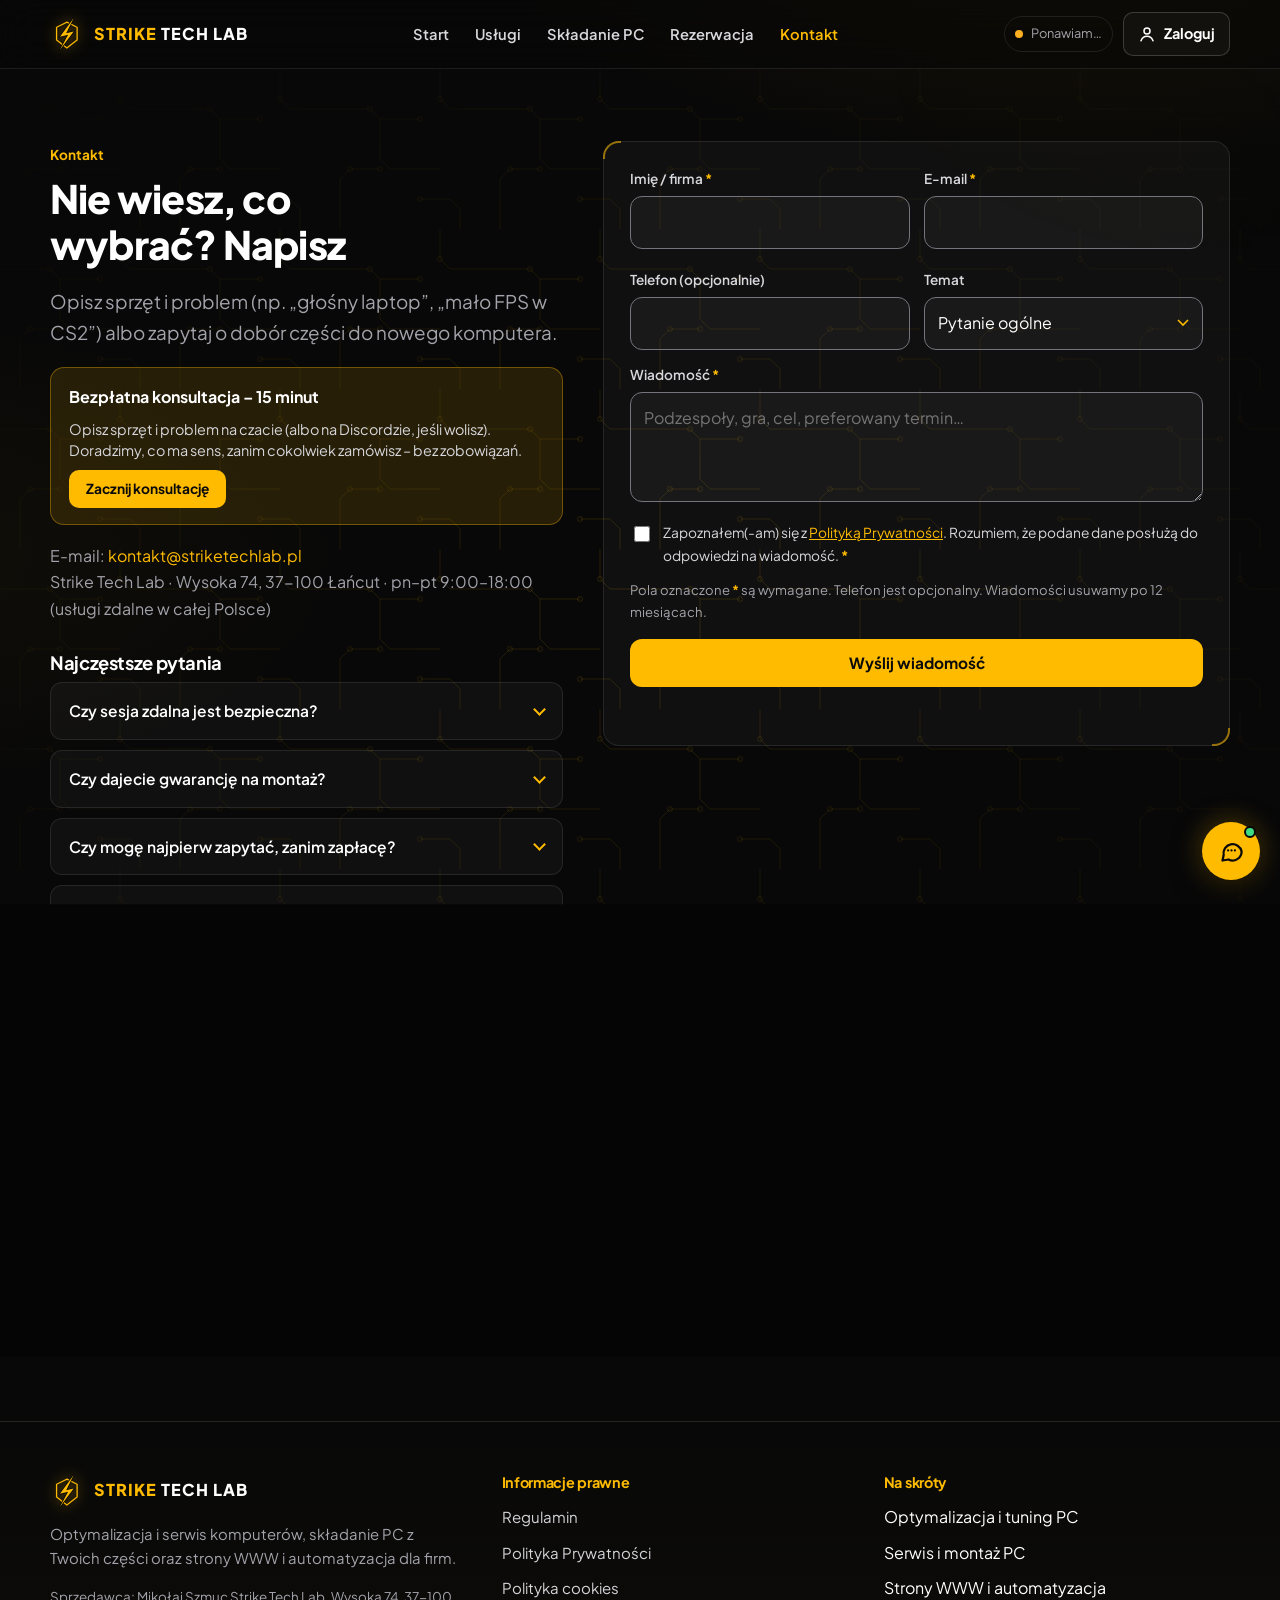
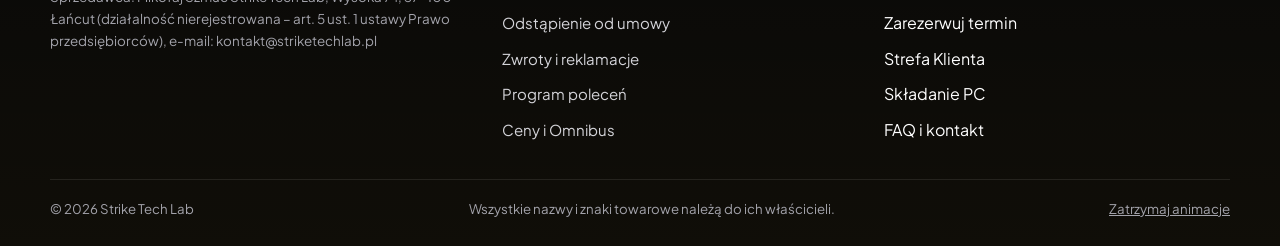
<file: kontakt/index.html>
<!DOCTYPE html>
<html lang="pl">
<head>
<meta charset="utf-8">
<meta name="viewport" content="width=device-width,initial-scale=1">
<title>Kontakt i najczęstsze pytania | Strike Tech Lab</title>
<meta name="description" content="Napisz do Strike Tech Lab (Łańcut): pytania o optymalizację, serwis, montaż komputera, dobór części albo stronę WWW. Odpowiedzi na najczęstsze pytania.">
<meta name="theme-color" content="#080808">
<meta http-equiv="Content-Security-Policy" content="default-src 'self'; script-src 'self' https://cdn.jsdelivr.net https://challenges.cloudflare.com; frame-src https://challenges.cloudflare.com; style-src 'self' 'unsafe-inline'; font-src 'self'; img-src 'self' data: blob: https:; media-src 'self' blob: https:; connect-src 'self' https://*.supabase.co wss://*.supabase.co https://cdn.jsdelivr.net https://challenges.cloudflare.com http://127.0.0.1:54321 ws://127.0.0.1:54321 http://localhost:54321 ws://localhost:54321; form-action 'self' mailto:; base-uri 'self'; object-src 'none'">
<meta name="referrer" content="strict-origin-when-cross-origin">
<link rel="canonical" href="https://striketechlab.pl/kontakt">
<meta property="og:title" content="Kontakt i najczęstsze pytania | Strike Tech Lab">
<meta property="og:description" content="Napisz do Strike Tech Lab (Łańcut): pytania o optymalizację, serwis, montaż komputera, dobór części albo stronę WWW. Odpowiedzi na najczęstsze pytania.">
<meta property="og:type" content="website">
<meta property="og:url" content="https://striketechlab.pl/kontakt">
<meta property="og:image" content="https://striketechlab.pl/media/hero-pc.jpg">
<meta property="og:locale" content="pl_PL">
<meta name="twitter:card" content="summary_large_image">
<script type="application/ld+json">
{"@context":"https://schema.org","@type":"ComputerRepair","name":"Strike Tech Lab","legalName":"Mikołaj Szmuc Strike Tech Lab","url":"https://striketechlab.pl/",
 "image":"https://striketechlab.pl/media/hero-pc.jpg","email":"kontakt@striketechlab.pl","priceRange":"149–6990 zł",
 "address":{"@type":"PostalAddress","streetAddress":"Wysoka 74","postalCode":"37-100","addressLocality":"Łańcut","addressCountry":"PL"},
 "areaServed":[{"@type":"City","name":"Łańcut"},{"@type":"Country","name":"Polska"}],
 "openingHoursSpecification":[{"@type":"OpeningHoursSpecification","dayOfWeek":["Monday","Tuesday","Wednesday","Thursday","Friday"],"opens":"09:00","closes":"18:00"}]}
</script>
<link rel="icon" type="image/svg+xml" href="data:image/svg+xml,%3Csvg xmlns=%22http://www.w3.org/2000/svg%22 viewBox=%22255 190 750 750%22%3E%3Cdefs%3E%3Cmask id=%22m%22%3E%3Crect x=%22255%22 y=%22190%22 width=%22750%22 height=%22750%22 fill=%22%23fff%22/%3E%3Cpolygon points=%22778,212 474,624 655,583 472,918 778,512 612,546%22 fill=%22%23000%22 stroke=%22%23000%22 stroke-width=%2244%22 stroke-linejoin=%22round%22/%3E%3C/mask%3E%3C/defs%3E%3Cpolygon points=%22627,303 853,417 853,697 627,872 400,697 400,417%22 fill=%22none%22 stroke=%22%23FFBB00%22 stroke-width=%2252%22 mask=%22url%28%23m%29%22/%3E%3Cpolygon points=%22778,212 474,624 655,583 472,918 778,512 612,546%22 fill=%22%23FFBB00%22/%3E%3C/svg%3E">
<script src="/config.js?v=20261125b"></script>
<link rel="stylesheet" href="/assets/app.css?v=20261125b">
<script defer src="/assets/app.js?v=20261125b"></script>
</head>
<body>
<div id="intro" aria-hidden="true">
  <div class="i-half i-top"></div><div class="i-half i-bot"></div>
  <div class="i-grid"></div><div class="i-glow"></div>
  <div class="i-slash"></div>
  <div class="i-core">
    <div class="i-flash"></div>
    <svg class="i-logo" viewBox="360 190 540 750"><polygon class="i-hex" points="627,303 853,417 853,697 627,872 400,697 400,417" stroke-linejoin="miter"/><polygon class="i-bolt" points="778,212 474,624 655,583 472,918 778,512 612,546"/></svg>
    <div class="i-word">
      <div class="i-strike"><span style="animation-delay:1.05s">S</span><span style="animation-delay:1.1s">T</span><span style="animation-delay:1.15s">R</span><span style="animation-delay:1.2s">I</span><span style="animation-delay:1.25s">K</span><span style="animation-delay:1.3s">E</span></div>
      <div class="i-lab">TECH LAB</div>
    </div>
    <div class="i-load"><div class="i-bar"><i></i></div><div class="i-meta"><span class="i-line">Uruchamianie</span><span class="i-pct">0%</span></div></div>
  </div>
  <div class="i-hint">Kliknij, aby wejść</div>
</div>
<script src="/assets/intro.js?v=20261125b"></script>
<a class="skip" href="#main">Przejdź do treści</a>
<svg width="0" height="0" style="position:absolute" aria-hidden="true">
  <symbol id="logo" viewBox="360 190 540 750">
    <polygon points="627,303 853,417 853,697 627,872 400,697 400,417" fill="none" stroke="#FFBB00" stroke-width="28" stroke-linejoin="miter"/>
    <polygon points="778,212 474,624 655,583 472,918 778,512 612,546" fill="#FFBB00" stroke="#080808" stroke-width="34" paint-order="stroke" stroke-linejoin="round"/>
  </symbol>
</svg>

<header class="site-header">
  <div class="wrap nav">
    <a class="brand" href="/" data-link aria-label="Strike Tech Lab – strona główna"><svg aria-hidden="true"><use href="#logo"/></svg><span><b>STRIKE</b> TECH LAB</span></a>
    <nav id="mainnav" aria-label="Główna nawigacja">
      <a href="/" data-link>Start</a>
      <a href="/uslugi" data-link>Usługi</a>
      <a href="/zestawy" data-link>Składanie PC</a>
      <a href="/rezerwacja" data-link>Rezerwacja</a>
      <a href="/kontakt" data-link>Kontakt</a>
    </nav>
    <div class="nav-right">
      <span class="conn" id="connChip" role="status" aria-live="polite" title="Stan połączenia z systemem rezerwacji"><span class="dot wait" id="connDot"></span><span class="conn-txt" id="connTxt">Rezerwacje</span></span>
      <a class="acct-btn" id="acctBtn" href="/konto" data-link><svg viewBox="0 0 24 24" fill="none" stroke="currentColor" stroke-width="2" stroke-linecap="round" aria-hidden="true"><circle cx="12" cy="8" r="4"/><path d="M4 21c1.5-4 4.5-6 8-6s6.5 2 8 6"/></svg><span class="acct-txt" id="acctTxt">Zaloguj</span></a>
      <button class="burger" aria-label="Otwórz menu" aria-expanded="false" aria-controls="mainnav"><span></span></button>
    </div>
  </div>
</header>
<div class="offline-bar hidden" id="offlineBar" role="alert"></div>

<main id="main">
  <!-- ============ START ============ -->
  <section class="hero" id="start" data-page="home">
    <figure class="hero-media" data-media="hero" data-optional aria-hidden="true"></figure>
    <div class="hero-glow" aria-hidden="true"><i></i><i></i><i></i></div>
    <div class="wrap">
      <div class="hero-grid">
        <div>
          <span class="live-badge" id="liveBadge"><span class="dot wait" id="liveDot"></span><span id="liveTxt">Rezerwacja online · pn–sb 10:00–20:00</span></span>
          <h1>Optymalizacja i&nbsp;serwis&nbsp;PC. <span class="gold">Z pomiarem przed&nbsp;i&nbsp;po.</span></h1>
          <p class="lead">Optymalizujemy Windows, BIOS i kartę graficzną, serwisujemy i składamy komputery. Termin wybierasz w kalendarzu, płacisz online, a status i raport z pomiarów masz w Strefie Klienta.</p>
          <ul class="props">
            <li><svg viewBox="0 0 24 24" fill="none" stroke="currentColor" stroke-width="2" stroke-linecap="round" stroke-linejoin="round" aria-hidden="true"><path d="M3 3v18h18"/><path d="m7 15 4-4 3 3 5-6"/></svg>Raport STRIKE PROOF: FPS, temperatury i opóźnienia przed i po</li>
            <li><svg viewBox="0 0 24 24" fill="none" stroke="currentColor" stroke-width="2" stroke-linecap="round" stroke-linejoin="round" aria-hidden="true"><rect x="3" y="4" width="18" height="12" rx="2"/><path d="M8 20h8M12 16v4"/></svg>Optymalizacje zdalnie w całej Polsce – widzisz ekran na żywo</li>
            <li><svg viewBox="0 0 24 24" fill="none" stroke="currentColor" stroke-width="2" stroke-linecap="round" stroke-linejoin="round" aria-hidden="true"><path d="M12 3 4 6v6c0 5 3.5 8 8 9 4.5-1 8-4 8-9V6l-8-3Z"/><path d="m9 12 2 2 4-4"/></svg>Przed zmianami ustawień: punkt przywracania i kopia profilu BIOS</li>
          </ul>
          <div class="cta-row">
            <a class="btn btn-gold" href="/rezerwacja" data-link>Zarezerwuj termin</a>
            <a class="btn btn-ghost" href="/uslugi" data-link>Zobacz usługi i ceny</a>
          </div>
          <p class="consult-line"><button type="button" class="link" data-consult>Nie wiesz, czego potrzebujesz? Bezpłatna konsultacja – 15 minut na czacie</button></p>
        </div>
        <figure class="media hero-pc" data-media="hero_pc" data-alt="Wnętrze komputera do gier – zdjęcie czarno-białe"></figure>
      </div>
      <div class="kpis">
        <div class="kpi hud"><b>Pomiar</b><span>FPS, temperatury i opóźnienia przed i po – na Twoim sprzęcie</span></div>
        <div class="kpi hud"><b>Zdalnie</b><span>Optymalizacja przez RustDesk, widzisz ekran na żywo</span></div>
        <div class="kpi hud"><b>Online</b><span>Rezerwacja terminu i płatność przez Stripe</span></div>
        <div class="kpi hud"><b>Pn–Pt</b><span>9:00–18:00, kalendarz online</span></div>
      </div>
      <p class="note" style="margin-top:12px">Efekt zależy od sprzętu i stanu systemu, dlatego nie obiecujemy z góry konkretnego wzrostu FPS ani spadku temperatur. Rzeczywisty wynik zobaczysz w raporcie z pomiarów.</p>
    </div>
  </section>

  <!-- ============ DZIAŁY (strona główna) ============ -->
  <section class="section gal-sec" id="galeria" data-page="home">
    <div class="wrap">
      <div class="section-head row-head">
        <div><span class="eyebrow">Z warsztatu</span><h2>Komputery <span class="gold">z naszego warsztatu</span></h2></div>
        <a class="btn btn-ghost btn-sm" href="/zestawy" data-link>Portfolio zestawów</a>
      </div>
    </div>
    <div class="gal-strip" role="region" aria-label="Galeria realizacji">
      <div class="gal-track" data-media-list="galeria" data-placeholders="6"></div>
    </div>
  </section>

  <section class="section rev-sec hidden" id="opinie" data-page="home" aria-labelledby="revTitle">
    <div class="wrap">
      <div class="section-head row-head">
        <div><span class="eyebrow">Opinie</span><h2 id="revTitle">Co mówią <span class="gold">nasi klienci</span></h2></div>
        <div class="rev-side"><div class="rev-stats" id="revStats"></div>
          <div class="toolbar"><a class="btn btn-ghost btn-sm" data-google="profile" hidden target="_blank" rel="noopener">Opinie w Google ↗</a><a class="btn btn-gold btn-sm" data-google="review" hidden target="_blank" rel="noopener">Oceń nas w Google</a></div></div>
      </div>
      <div class="rev-grid" id="revList"></div>
      <p class="muted small rev-note">Publikujemy wyłącznie opinie osób, które zrealizowały u nas zlecenie – każda jest powiązana z prawdziwym, zakończonym zamówieniem. Nie usuwamy opinii za niską ocenę; odrzucamy tylko treści obraźliwe, niezwiązane z usługą albo zawierające dane osobowe.</p>
    </div>
  </section>

  <section class="section bg-tech" id="dzialy" data-page="home">
    <div class="wrap">
      <div class="section-head"><h2>Czym się zajmujemy</h2><p class="lead">Wybierz dział – szczegóły, ceny i rezerwacja są na osobnych stronach.</p></div>
      <div class="grid g4 tiles">
        <a class="card hud tile" href="/optymalizacja" data-link><div class="icon-box"><svg viewBox="0 0 24 24" fill="none" stroke="currentColor" stroke-width="1.8" stroke-linecap="round" stroke-linejoin="round" aria-hidden="true"><path d="M13 2 4 14h7l-1 8 9-12h-7l1-8Z"/></svg></div><h3>Optymalizacja i tuning</h3><p class="muted">Undervolting, BIOS i RAM, input lag, czyszczenie i nowe pasty.</p><span class="tile-price" data-from="optimization">od 199 zł</span></a>
        <a class="card hud tile" href="/serwis" data-link><div class="icon-box"><svg viewBox="0 0 24 24" fill="none" stroke="currentColor" stroke-width="1.8" stroke-linecap="round" stroke-linejoin="round" aria-hidden="true"><path d="M14.7 6.3a4 4 0 0 0-5.4 5.4L3 18l3 3 6.3-6.3a4 4 0 0 0 5.4-5.4l-2.6 2.6-2.4-.6-.6-2.4 2.6-2.6Z"/></svg></div><h3>Serwis i montaż PC</h3><p class="muted">Montaż z Twoich części, regeneracja chłodzenia, diagnostyka i naprawa.</p><span class="tile-price" data-from="service">od 149 zł</span></a>
        <a class="card hud tile" href="/zestawy" data-link><div class="icon-box"><svg viewBox="0 0 24 24" fill="none" stroke="currentColor" stroke-width="1.8" stroke-linecap="round" stroke-linejoin="round" aria-hidden="true"><rect x="5" y="3" width="14" height="18" rx="2"/><circle cx="12" cy="10" r="3"/><path d="M9 17h6"/></svg></div><h3>Dobór i składanie PC</h3><p class="muted">Dobieramy części pod Twój budżet, Ty je kupujesz, my składamy i testujemy.</p><span class="tile-price" data-from="pc">od 199 zł</span></a>
        <a class="card hud tile" href="/strony-www" data-link><div class="icon-box"><svg viewBox="0 0 24 24" fill="none" stroke="currentColor" stroke-width="1.8" stroke-linecap="round" stroke-linejoin="round" aria-hidden="true"><path d="m8 8-5 4 5 4M16 8l5 4-5 4M14 5l-4 14"/></svg></div><h3>Strony i automatyzacja</h3><p class="muted">Strony WWW dla firm i automatyczny przepływ danych.</p><span class="tile-price" data-from="solutions">od 590 zł</span></a>
      </div>
    </div>
  </section>


  <!-- ============ USŁUGI ============ -->
  <section class="section bg-tech" id="uslugi" data-page="uslugi">
    <div class="wrap">
      <div class="section-head">
        <span class="eyebrow">Usługi i cennik</span>
        <h1 class="h2" id="svcH1">Usługi i ceny</h1>
        <p class="lead">Cena „od” to minimum za zakres podstawowy. Jeśli sprzęt wymaga dodatkowych prac lub części, dostajesz wycenę do akceptacji przed ich wykonaniem. Ceny końcowe – sprzedawca nie jest płatnikiem VAT.</p>
      </div>
      <div id="svcCats"></div>
      <div class="grid g3" style="margin-top:36px">
        <div class="card hud"><span class="pill">Express +50 zł</span><p class="muted" style="margin:10px 0 0">Przy usługach zdalnych skracamy minimalny czas do terminu z 12 do 2 godzin.</p></div>
        <div class="card hud"><span class="pill">Kalendarz na żywo</span><p class="muted" style="margin:10px 0 0">Pn–Pt, 9:00–18:00. Wybrany termin czeka 35 minut na płatność, a po opłaceniu znika z kalendarza.</p></div>
        <div class="card hud"><span class="pill">Polecenia −10%</span><p class="muted" style="margin:10px 0 0">Nowy klient z kodem polecającym płaci 10% mniej (maks. 300 zł), a polecający dostaje kod na 5%.</p></div>
      </div>
    </div>
  </section>

  <!-- ============ ZAKRES PRAC ============ -->
  <section class="section" id="zakres" data-page="uslugi">
    <div class="wrap">
      <div class="section-head">
        <span class="eyebrow">Jak pracujemy</span>
        <h2>Sześć procedur serwisowych, jedna zasada: najpierw pomiar</h2>
        <p class="lead">Każde zlecenie prowadzimy według własnych instrukcji serwisowych. Zmieniamy jedną rzecz naraz, zapisujemy stan początkowy i przerywamy test przy pierwszych oznakach niestabilności.</p>
      </div>
      <div class="grid g3 areas">
        <div class="card"><h4>Windows Deep De-bloat</h4><p>Porządkujemy aplikacje, autostart i procesy w tle, ustawiamy plan zasilania i sterowniki GPU.</p><p class="rule">Bez „uniwersalnych” skryptów z internetu – zmiany ustawień zapisujemy, więc można je cofnąć.</p></div>
        <div class="card"><h4>BIOS i pamięć RAM</h4><p>XMP/EXPO, Resizable BAR i ustawienia pamięci, potwierdzone testami stabilności.</p><p class="rule">BIOS aktualizujemy tylko z uzasadnieniem i z oficjalnej strony producenta.</p></div>
        <div class="card"><h4>Undervolting GPU i krzywe</h4><p>Krzywa napięcie/zegar i krzywa wentylatorów: niższa temperatura i cichsza praca.</p><p class="rule">Bez kopiowania „magicznych” wartości – dobieramy je do Twojej karty.</p></div>
        <div class="card"><h4>Input lag w e-sporcie</h4><p>Odświeżanie, NVIDIA Reflex / AMD Anti-Lag, limity FPS i ustawienia myszy dobrane do gry.</p><p class="rule">Porównujemy tę samą scenę i ustawienia przed i po.</p></div>
        <div class="card"><h4>OBS i streaming</h4><p>Enkoder, bitrate, sceny i dźwięk tak, żeby gra nie traciła klatek podczas transmisji.</p><p class="rule">Bitrate z zapasem łącza – nigdy 100% wyniku speedtestu.</p></div>
        <div class="card"><h4>Termika, kopie i diagnostyka</h4><p>Punkt przywracania, kopia danych, S.M.A.R.T. dysków i kontrolowane testy obciążeniowe.</p><p class="rule">Przy ostrzeżeniach dysku zatrzymujemy testy i najpierw zabezpieczamy dane.</p></div>
      </div>
    </div>
  </section>

  <!-- ============ BENCHMARK ============ -->
  <section class="section bg-tech" id="benchmark" data-page="uslugi">
    <div class="wrap">
      <div class="section-head">
        <span class="eyebrow">Raport STRIKE PROOF</span>
        <h2>Co mierzymy przed i po</h2>
        <p class="lead">Nie pokazujemy wyników „z katalogu” – każdy komputer jest inny. Mierzymy tę samą scenę i te same ustawienia przed zmianami i po nich, a wyniki dostajesz w Strefie Klienta.</p>
      </div>
      <div class="bench">
        <div class="card">
          <div class="field"><span class="label">Nagranie w animacji</span>
            <p style="margin:0;font-weight:700">Counter-Strike 2 <span class="muted" style="font-weight:500">· nasze nagranie z rozgrywki</span></p>
            <select id="game" class="select" hidden aria-hidden="true" tabindex="-1"><option value="cs2">Counter-Strike 2</option></select>
          </div>
          <span class="label">Co trafia do raportu</span>
          <ul class="measure-list">
            <li>FPS średnio i 1% low w wybranej grze lub benchmarku</li>
            <li>Opóźnienie systemu – tam, gdzie da się je zmierzyć (np. NVIDIA Reflex)</li>
            <li>Temperatury CPU i GPU w tym samym teście obciążeniowym</li>
            <li>Stabilność po każdej zmianie</li>
          </ul>
          <p class="note" style="margin:14px 0 0">Obok jest nasze nagranie z CS2. Przycięcia po stronie „przed” są dodane, żeby pokazać, czego szukamy – to nie jest wynik pomiaru.</p>
        </div>
        <div>
          <div class="cmp" id="cmp">
            <canvas class="cmp-bg" id="cmpBefore" aria-hidden="true"></canvas>
            <canvas class="cmp-bg cmp-bg-after" id="cmpAfter" aria-hidden="true"></canvas>
            <div class="panel panel-before" id="pBefore"></div>
            <div class="panel panel-after" id="pAfter"></div>
            <div class="handle"></div>
            <input type="range" id="slider" min="0" max="100" value="50" aria-label="Suwak animacji poglądowej przed i po">
          </div>
          <p class="note" style="text-align:center;margin-top:10px">← Przed · Po → (animacja poglądowa)</p>
        </div>
      </div>
    </div>
  </section>

  <!-- ============ ZESTAWY PC (portfolio konfiguracji, bez cen) ============ -->
  <section class="section bg-tech" id="zestawy" data-page="zestawy">
    <div class="wrap">
      <div class="section-head">
        <span class="eyebrow">Portfolio konfiguracji</span>
        <h2>Zestawy <span class="gold">zoptymalizowane przez STRIKE</span></h2>
        <p class="lead">Każdy komputer jest profesjonalnie optymalizowany pod maksymalną wydajność i pełną stabilność. Ciesz się najwyższą płynnością gry i najniższym opóźnieniem.</p>
      </div>
      <aside class="card hud method" aria-labelledby="methodTitle">
        <div class="method-ico" aria-hidden="true"><svg viewBox="0 0 24 24" fill="none" stroke="currentColor" stroke-width="2" stroke-linecap="round" stroke-linejoin="round"><path d="M3 3v18h18"/><path d="m7 15 4-4 3 3 5-6"/></svg></div>
        <div class="method-txt">
          <h3 id="methodTitle">Jak mierzymy wyniki</h3>
          <p>Pomiary w <b>CapFrameX</b> w tytułach e-sportowych, w <b>1080p na ustawieniach Competitive</b> – ta sama scena przed i po pełnej optymalizacji BIOS-u, systemu i sterowników. Podajemy średni FPS i <b>1% low (P1)</b>, czyli płynność w najcięższych momentach. Realne przyrosty zależą od konkretnej konfiguracji, wersji gry i sterowników.</p>
        </div>
        <button type="button" class="btn btn-ghost btn-sm" id="proofBtn">Zobacz przykładowy pomiar STRIKE PROOF (CapFrameX)</button>
      </aside>
      <div class="ladder" id="setsGrid"></div>
      <p class="note" style="margin-top:22px">Nie sprzedajemy sprzętu. Pokazujemy zrealizowane konfiguracje i wyniki pomiarów przed i po optymalizacji. Zapytanie o podobny zestaw jest bezpłatne – doradzimy przy doborze podzespołów, a części kupujesz sam, u wybranego sklepu.</p>
    </div>
  </section>


  <!-- ============ PROCES ============ -->
  <section class="section" id="proces" data-page="home">
    <div class="wrap">
      <div class="section-head"><span class="eyebrow">Proces</span><h2>Jak zamówić w 4 krokach</h2></div>
      <ol class="steps">
        <li><b>Wybierz usługę albo podaj budżet</b><span>Usługi możesz łączyć w jednym terminie, np. montaż + optymalizacja. Dobór części do komputera ustalamy po rozmowie.</span></li>
        <li><b>Zarezerwuj termin</b><span>Widzisz tylko wolne godziny. Termin czeka 35 minut na płatność.</span></li>
        <li><b>Zapłać online</b><span>Karta, BLIK lub Przelewy24. Dostajesz numer STL-ROK-NUMER i potwierdzenie mailem.</span></li>
        <li><b>Śledź i odbierz raport</b><span>Status zmienia się na żywo w Strefie Klienta, tam też pobierzesz raport.</span></li>
      </ol>
      <div class="cta-row" style="margin-top:28px"><a class="btn btn-gold" href="/rezerwacja" data-link>Zarezerwuj termin</a><button type="button" class="btn btn-ghost" data-consult>Bezpłatna konsultacja (15 min)</button></div>
    </div>
  </section>

  <!-- ============ REZERWACJA ============ -->
  <section class="section bg-tech" id="rezerwacja" data-page="rezerwacja">
    <div class="wrap">
      <div class="section-head">
        <span class="eyebrow">Rezerwacja</span>
        <h2>Rezerwacja i <span class="gold">wycena</span></h2>
        <p class="lead" id="bookLead">Wybierz usługę (możesz połączyć kilka w jednym terminie), termin i zapłać online przez Stripe. Cenę liczy serwer na podstawie aktualnego cennika.</p>
      </div>
      <div class="seg bmode" id="bMode" role="group" aria-label="Co chcesz zamówić">
        <button type="button" data-bm="svc" aria-pressed="true"><svg viewBox="0 0 24 24" fill="none" stroke="currentColor" stroke-width="2" stroke-linecap="round" stroke-linejoin="round" aria-hidden="true"><path d="M13 2 4 14h7l-1 8 9-12h-7l1-8Z"/></svg>Usługa: optymalizacja, serwis, montaż</button>
        <button type="button" data-bm="pc" aria-pressed="false"><svg viewBox="0 0 24 24" fill="none" stroke="currentColor" stroke-width="2" stroke-linecap="round" stroke-linejoin="round" aria-hidden="true"><rect x="6" y="2" width="12" height="20" rx="2"/><circle cx="12" cy="14" r="3"/><path d="M9 6h6"/></svg>Dobór i złożenie PC</button>
      </div>
      <div id="bookBanner"></div>
      <form class="book" id="bookForm" novalidate>
        <div>
          <div class="step">
            <div class="step-h"><span class="n">1</span><h3>Usługa</h3></div>
            <div class="field"><label for="bItem">Usługa główna</label><select id="bItem" class="select"></select></div>
            <div id="bExtrasWrap" class="hidden">
              <span class="label">Połącz z innymi usługami <small class="muted">– jeden termin, jedna płatność (np. montaż + optymalizacja)</small></span>
              <div class="extras" id="bExtras" role="group" aria-label="Usługi dołączone"></div>
            </div>
            <label class="check hidden" id="bExpressWrap"><input type="checkbox" id="bExpress"><span><b>Express +50 zł</b> – termin już za 2 godziny (zależnie od wolnych godzin).</span></label>
            <p class="note" id="bItemNote"></p>
          </div>

          <div class="step">
            <div class="step-h"><span class="n">2</span><h3>Termin</h3></div>
            <div class="days" id="bDays" role="group" aria-label="Wybierz dzień"></div>
            <div class="slots" id="bSlots" role="group" aria-label="Wolne godziny"><span class="slots-msg">Wybierz dzień.</span></div>
            <p class="note" style="margin:10px 0 0">Pn–Pt, 9:00–18:00. Godziny odświeżają się same co 30 sekund.</p>
          </div>

          <div class="step">
            <div class="step-h"><span class="n">3</span><h3>Twoje dane</h3></div>
            <p class="note" style="margin-top:-6px">Pola oznaczone <span class="req" aria-hidden="true">*</span><span class="sr-only">gwiazdką</span> są wymagane. Pytamy tylko o dane potrzebne do realizacji.</p>
            <div class="radio-row" style="margin-bottom:14px" role="radiogroup" aria-label="Typ klienta">
              <label><input type="radio" name="ctype" value="consumer" checked> Osoba prywatna</label>
              <label><input type="radio" name="ctype" value="business"> Firma (rachunek lub faktura bez VAT na NIP)</label>
            </div>
            <div class="row2">
              <div class="field"><label for="bName">Imię i nazwisko <span class="req" aria-hidden="true">*</span></label><input class="input" id="bName" autocomplete="name" maxlength="120" aria-required="true" aria-describedby="err-bName"><span class="err" data-err="name" id="err-bName"></span></div>
              <div class="field"><label for="bPhone">Telefon (opcjonalnie)</label><input class="input" id="bPhone" type="tel" autocomplete="tel" maxlength="30" placeholder="+48 600 000 000" aria-describedby="hint-bPhone err-bPhone"><span class="note" id="hint-bPhone">Przydaje się przy sesji zdalnej i wysyłce kurierem.</span><span class="err" data-err="phone" id="err-bPhone"></span></div>
            </div>
            <div class="row2 hidden" id="bBiz">
              <div class="field"><label for="bCompany">Nazwa firmy <span class="req" aria-hidden="true">*</span></label><input class="input" id="bCompany" autocomplete="organization" maxlength="160" aria-required="true" aria-describedby="err-bCompany"><span class="err" data-err="company" id="err-bCompany"></span></div>
              <div class="field"><label for="bNip">NIP <span class="req" aria-hidden="true">*</span></label><input class="input" id="bNip" inputmode="numeric" maxlength="13" aria-required="true" aria-describedby="err-bNip"><span class="err" data-err="nip" id="err-bNip"></span></div>
            </div>
            <div id="bHandoverWrap" class="hidden">
              <span class="label" id="lbl-handover">Przekazanie sprzętu <span class="req" aria-hidden="true">*</span></span>
              <div class="radio-row" style="margin:6px 0 12px" role="radiogroup" aria-labelledby="lbl-handover" aria-required="true" aria-describedby="err-handover">
                <label><input type="radio" name="handover" value="personal"> Osobiście</label>
                <label><input type="radio" name="handover" value="courier"> Kurierem</label>
              </div>
              <span class="err" data-err="handover" id="err-handover" style="color:var(--bad);font-size:.8rem"></span>
              <div class="field"><label for="bCity">Miasto (opcjonalnie)</label><input class="input" id="bCity" maxlength="80" autocomplete="address-level2"></div>
            </div>
            <div class="field"><label for="bNote">Uwagi do zlecenia</label><textarea class="textarea" id="bNote" maxlength="2000" placeholder="Podzespoły, gra, objawy, cel (np. „więcej FPS w CS2”, „głośny laptop”)"></textarea></div>
            <div class="field"><label for="bCode">Kod rabatowy lub polecający</label>
              <div class="code-row"><input class="input" id="bCode" maxlength="40" placeholder="np. STL-1A2B3C4D" autocomplete="off" aria-describedby="err-bCode"><button type="button" class="btn btn-ghost btn-sm" id="bCodeBtn">Sprawdź kod</button></div>
              <span class="err" data-err="code" id="err-bCode" aria-live="polite"></span>
            </div>
          </div>

          <div class="step">
            <div class="step-h"><span class="n">4</span><h3>Regulamin i zgody</h3></div>
            <label class="check"><input type="checkbox" id="kTerms" aria-required="true" aria-describedby="err-consents"><span>Akceptuję <a class="link" href="/#regulamin" data-legal="terms">Regulamin</a>. <span class="req" aria-hidden="true">*</span></span></label>
            <label class="check"><input type="checkbox" id="kPrivacy" aria-required="true" aria-describedby="err-consents"><span>Zapoznałem(-am) się z <a class="link" href="/#polityka-prywatnosci" data-legal="privacy">Polityką Prywatności</a>. <span class="req" aria-hidden="true">*</span></span></label>
            <label class="check" id="kWithdrawalWrap"><input type="checkbox" id="kWithdrawal" aria-required="true" aria-describedby="err-consents"><span>Zapoznałem(-am) się z <a class="link" href="/#odstapienie" data-legal="withdrawal">pouczeniem o prawie odstąpienia od umowy</a> w ciągu 14 dni. <span class="req" aria-hidden="true">*</span></span></label>
            <label class="check hidden" id="kEarlyWrap"><input type="checkbox" id="kEarly" aria-required="true" aria-describedby="err-consents"><span>Termin wypada przed upływem 14 dni na odstąpienie, dlatego żądam rozpoczęcia usługi przed jego upływem. Rozumiem, że po pełnym wykonaniu usługi tracę prawo odstąpienia, a przy odstąpieniu w trakcie zapłacę za wykonaną część (<a class="link" href="/#odstapienie" data-legal="withdrawal">pouczenie o odstąpieniu</a>). <span class="req" aria-hidden="true">*</span></span></label>
            <label class="check"><input type="checkbox" id="kMarketing"><span>Chcę otrzymywać e-mailem informacje o promocjach Strike Tech Lab (opcjonalnie – zgodę wycofasz w każdej chwili w Strefie Klienta).</span></label>
            <span class="err" data-err="consents" id="err-consents" style="color:var(--bad);font-size:.85rem"></span>
          </div>
        </div>

        <aside class="summary card hud" aria-live="polite">
          <h3 style="margin-bottom:6px">Podsumowanie</h3>
          <div id="sumItem" class="muted">Wybierz usługę.</div>
          <ul class="sum-spec" id="sumSpec"></ul>
          <div class="sum-line" style="margin-top:10px"><span>Termin</span><b id="sumSlot">–</b></div>
          <div class="sum-line"><span>Cena</span><b id="sumBase">–</b></div>
          <div class="sum-line hidden" id="sumExpressLine"><span>Express</span><b id="sumExpress">–</b></div>
          <div class="sum-line disc hidden" id="sumDiscLine"><span id="sumDiscLbl">Rabat</span><b id="sumDisc">–</b></div>
          <div class="sum-total"><div class="sum-line"><span>Razem</span><b id="sumTotal">–</b></div></div>
          <div class="sum-due"><span id="sumDueLbl">Do zapłaty teraz</span><b id="sumDue">–</b></div>
          <button class="btn btn-gold btn-block" id="payBtn" type="submit" disabled>Zamawiam z obowiązkiem zapłaty</button>
          <p class="note" style="margin:12px 0 0" id="payHint">Karta, BLIK lub Przelewy24 przez Stripe. Do złożenia zamówienia potrzebne jest konto – założysz je w minutę.</p>
        </aside>
      </form>
      <form class="book hidden" id="pcForm" novalidate>
        <div>
          <div class="step">
            <div class="step-h"><span class="n">1</span><h3>Budżet</h3></div>
            <label for="pcBudget" class="bb-label">Ile chcesz wydać na części? <b class="bval" id="pcBval">8000 zł</b></label>
            <input type="range" id="pcBudget" class="range" min="4000" max="25000" step="250" value="8000">
            <div class="scale"><span>4000 zł</span><span>25 000 zł+</span></div>
            <p class="note" id="pcHint" style="margin-top:12px"></p>
            <div class="chip hidden" id="pcInsp"></div>
          </div>
          <div class="step">
            <div class="step-h"><span class="n">2</span><h3>Do czego ma służyć?</h3></div>
            <div class="choices" role="radiogroup" aria-label="Przeznaczenie komputera" aria-required="true" aria-describedby="err-pcPurpose">
              <label class="choice"><input type="radio" name="pcPurpose" value="esport"><span><b>Gry e-sportowe</b><small>CS2, Valorant, Fortnite – wysoki FPS</small></span></label>
              <label class="choice"><input type="radio" name="pcPurpose" value="aaa"><span><b>Gry AAA w 1440p</b><small>Nowości w wysokich detalach</small></span></label>
              <label class="choice"><input type="radio" name="pcPurpose" value="k4"><span><b>Gry w 4K</b><small>Maksymalne ustawienia, ray tracing</small></span></label>
              <label class="choice"><input type="radio" name="pcPurpose" value="creative"><span><b>Praca twórcza</b><small>3D, montaż wideo, grafika</small></span></label>
              <label class="choice"><input type="radio" name="pcPurpose" value="office"><span><b>Praca i nauka</b><small>Biuro, multimedia, lekkie gry</small></span></label>
            </div>
            <span class="err" data-err="pcPurpose" id="err-pcPurpose"></span>
            <div class="row2" style="margin-top:14px">
              <fieldset class="checks"><legend class="label">Mam już</legend>
                <label class="check"><input type="checkbox" name="pcHave" value="monitor"><span>Monitor</span></label>
                <label class="check"><input type="checkbox" name="pcHave" value="peripherals"><span>Klawiaturę i mysz</span></label>
                <label class="check"><input type="checkbox" name="pcHave" value="windows"><span>Licencję Windows</span></label>
                <label class="check"><input type="checkbox" name="pcHave" value="parts"><span>Część podzespołów</span></label>
              </fieldset>
              <fieldset class="checks"><legend class="label">Dodatkowo</legend>
                <label class="check"><input type="checkbox" name="pcAdd" value="windows"><span>Instalacja i konfiguracja Windows</span></label>
                <label class="check"><input type="checkbox" name="pcAdd" value="tune"><span>Optymalizacja po złożeniu (Precision Tune)</span></label>
                <label class="check"><input type="checkbox" name="pcAdd" value="transfer"><span>Przeniesienie danych ze starego PC</span></label>
              </fieldset>
            </div>
            <div class="field"><label for="pcNote">Gry, programy i preferencje</label><textarea class="textarea" id="pcNote" maxlength="2000" placeholder="np. „CS2 na 240 Hz i trochę Cyberpunka”, „cicha praca”, „biała obudowa”, „bez RGB”"></textarea></div>
          </div>
          <div class="step">
            <div class="step-h"><span class="n">3</span><h3>Kontakt</h3></div>
            <div class="row2">
              <div class="field"><label for="pcName">Imię <span class="req" aria-hidden="true">*</span></label><input class="input" id="pcName" autocomplete="given-name" maxlength="120" aria-required="true" aria-describedby="err-pcName"><span class="err" data-err="pcName" id="err-pcName"></span></div>
              <div class="field"><label for="pcMail">E-mail <span class="req" aria-hidden="true">*</span></label><input class="input" id="pcMail" type="email" autocomplete="email" maxlength="120" aria-required="true" aria-describedby="err-pcMail"><span class="err" data-err="pcMail" id="err-pcMail"></span></div>
            </div>
            <div class="field"><label for="pcPhone">Telefon (opcjonalnie)</label><input class="input" id="pcPhone" type="tel" autocomplete="tel" maxlength="30" placeholder="+48 600 000 000"><span class="err" data-err="pcPhone"></span></div>
            <input type="text" id="pcHp" class="hp" tabindex="-1" autocomplete="off" aria-hidden="true" aria-label="Nie wypełniaj">
            <label class="check"><input type="checkbox" id="pcConsent" aria-required="true" aria-describedby="err-pcConsent"><span>Zapoznałem(-am) się z <a class="link" href="/#polityka-prywatnosci" data-legal="privacy">Polityką Prywatności</a>. Rozumiem, że podane dane posłużą do przygotowania wyceny. <span class="req" aria-hidden="true">*</span></span></label>
            <span class="err" data-err="pcConsent" id="err-pcConsent"></span>
<label class="check"><input type="checkbox" id="pcPartsAck" aria-required="true" aria-describedby="err-pcPartsAck"><span>Rozumiem, że <b>części kupuję sam(-a)</b>, u wybranego sklepu i na swoje nazwisko – ich zwroty i reklamacje (wady fabryczne) składam u sprzedawcy części. Strike Tech Lab odpowiada za usługę złożenia (gwarancja na montaż 3 miesiące) i dobór. Złożenie zamawiam osobno, po akceptacji wyceny (<a class="link" href="/#regulamin" data-legal="terms">Regulamin</a>, <a class="link" href="/#odstapienie" data-legal="withdrawal">odstąpienie</a>). <span class="req" aria-hidden="true">*</span></span></label>
<span class="err" data-err="pcPartsAck" id="err-pcPartsAck"></span>
          </div>
        </div>
        <aside class="summary card hud" aria-live="polite">
          <h3 style="margin-bottom:6px">Twoje zapytanie</h3>
          <div class="sum-line"><span>Budżet</span><b id="pcSumBudget">–</b></div>
          <div class="sum-line"><span>Przeznaczenie</span><b id="pcSumPurpose">–</b></div>
          <ul class="sum-spec" id="pcSumAdd"></ul>
          <ol class="howto">
            <li>Odpowiadamy mailem z pytaniami albo propozycją.</li>
            <li>Dostajesz listę części z linkami do sklepów i wycenę złożenia.</li>
            <li>Części kupujesz sam, na swoje nazwisko, z dostawą do siebie albo do nas.</li>
            <li>Rezerwujesz i opłacasz złożenie (od 199 zł) – składamy, testujemy i dajemy raport.</li>
          </ol>
          <div class="sum-due"><span>Teraz płacisz</span><b>0 zł</b></div>
          <button class="btn btn-gold btn-block" id="pcSend" type="submit">Wyślij zapytanie o wycenę</button>
        </aside>
      </form>
    </div>
  </section>

  <!-- ============ POTWIERDZENIE PO PŁATNOŚCI (Stripe → /potwierdzenie?session_id=…) ============ -->
  <section class="section bg-tech" id="potwierdzenie" data-page="potwierdzenie" aria-labelledby="confTitle">
    <div class="wrap">
      <div class="section-head"><span class="eyebrow">Rezerwacja</span><h1 class="h2" id="confTitle">Sprawdzam płatność…</h1></div>
      <div class="card hud conf-card" id="confBox" aria-live="polite"><p class="muted">Łączę się z systemem rezerwacji, to potrwa kilka sekund.</p></div>
    </div>
  </section>

  <!-- ============ STREFA KLIENTA ============ -->
  <section class="section" id="panel" data-page="konto">
    <div class="wrap">
      <div class="section-head">
        <span class="eyebrow">Strefa Klienta</span>
        <h2 id="panelTitle">Twoje zlecenia w jednym miejscu</h2>
        <p class="lead" id="panelLead">Status na żywo, raporty z pomiarów, kod polecający i dane konta.</p>
      </div>
      <div id="panelBanner"></div>
      <div id="panelOut">
        <div class="auth-wrap">
          <div class="card hud" id="authBox">
            <h3 id="authTitle">Zaloguj się</h3>
            <div class="tabs" role="tablist" id="authTabs" aria-label="Sposób logowania">
      <button class="tab" role="tab" data-mode="login" aria-selected="true" aria-controls="authForm">Logowanie</button>
      <button class="tab" role="tab" data-mode="register" aria-selected="false" aria-controls="authForm" tabindex="-1">Nowe konto</button>
      <button class="tab" role="tab" data-mode="reset" aria-selected="false" aria-controls="authForm" tabindex="-1">Nie pamiętam hasła</button>
    </div>
    <p class="muted small" id="authHint"></p>
    <div id="authSocial" class="auth-social hidden">
      <div class="soc-btns" id="authSocialBtns"></div>
      <p class="auth-legal">Logując się (Google, Discord lub e-mail), akceptujesz <a class="link" href="/#regulamin" data-legal="terms">Regulamin</a> i <a class="link" href="/#polityka-prywatnosci" data-legal="privacy">Politykę Prywatności</a>.</p>
      <div class="or-line"><span>albo e-mailem i hasłem</span></div>
    </div>
    <form id="authForm" novalidate>
      <div class="field hidden" data-for="register"><label for="aName">Imię i nazwisko</label><input class="input" id="aName" autocomplete="name" maxlength="120"></div>
      <div class="field" data-for="login register reset"><label for="aMail">E-mail</label><input class="input" id="aMail" type="email" autocomplete="email" maxlength="120"></div>
      <div class="field" data-for="login register newpass"><label for="aPass" id="aPassLbl">Hasło</label><input class="input" id="aPass" type="password" autocomplete="current-password" maxlength="200"></div>
      <label class="check hidden" data-for="register"><input type="checkbox" id="aTerms" aria-required="true"><span>Akceptuję <a class="link" href="/#regulamin" data-legal="terms">Regulamin</a> i zapoznałem(-am) się z <a class="link" href="/#polityka-prywatnosci" data-legal="privacy">Polityką Prywatności</a>. <span class="req" aria-hidden="true">*</span></span></label>
      <label class="check hidden" data-for="register"><input type="checkbox" id="aMarketing"><span>Chcę otrzymywać e-mailem informacje o promocjach Strike Tech Lab (opcjonalnie – zgodę wycofasz w każdej chwili).</span></label>
      <label class="check" data-for="login"><input type="checkbox" id="aRemember" checked><span>Nie wylogowuj mnie na tym urządzeniu <span class="muted small">(odznacz na cudzym lub wspólnym komputerze)</span></span></label>
      <div class="captcha-box" id="captchaBox" data-for="login register reset"></div>
      <button class="btn btn-gold btn-block" type="submit" id="authSubmit">Zaloguj się</button>
      <div class="form-msg" id="authMsg" role="status" aria-live="polite"></div>
    </form>
          </div>
        </div>
      </div>
      <div id="panelIn" class="hidden">
        <div class="tabs" role="tablist" id="panelTabs" aria-label="Strefa Klienta">
          <button class="tab" role="tab" aria-selected="true" data-tab="orders" id="tab-orders" aria-controls="pane-orders">Zlecenia</button>
          <button class="tab" role="tab" aria-selected="false" data-tab="programs" id="tab-programs" aria-controls="pane-programs" tabindex="-1">Programy</button>
          <button class="tab" role="tab" aria-selected="false" data-tab="refs" id="tab-refs" aria-controls="pane-refs" tabindex="-1">Polecenia i kody</button>
          <button class="tab" role="tab" aria-selected="false" data-tab="account" id="tab-account" aria-controls="pane-account" tabindex="-1">Konto</button>
          <button class="tab hidden" role="tab" aria-selected="false" data-tab="brief" id="briefTabBtn" aria-controls="pane-brief" tabindex="-1">Brief dnia</button>
          <button class="tab hidden" role="tab" aria-selected="false" data-tab="admin" id="adminTabBtn" aria-controls="pane-admin" tabindex="-1">Administracja</button>
          <button class="tab hidden" role="tab" aria-selected="false" data-tab="guides" id="guidesTabBtn" aria-controls="pane-guides" tabindex="-1">Instrukcje</button>
          <button class="tab hidden" role="tab" aria-selected="false" data-tab="finance" id="financeTabBtn" aria-controls="pane-finance" tabindex="-1">Finanse</button>
          <button class="tab hidden" role="tab" aria-selected="false" data-tab="prices" id="pricesTabBtn" aria-controls="pane-prices" tabindex="-1">Cennik</button>
        </div>
        <div data-pane="orders" id="pane-orders" role="tabpanel" aria-labelledby="tab-orders"><div id="ordersList"></div></div>
        <div data-pane="programs" id="pane-programs" role="tabpanel" aria-labelledby="tab-programs" class="hidden"><div id="programsOut"></div></div>
        <div data-pane="refs" id="pane-refs" role="tabpanel" aria-labelledby="tab-refs" class="hidden"><div id="refsOut"></div></div>
        <div data-pane="account" id="pane-account" role="tabpanel" aria-labelledby="tab-account" class="hidden"><div id="accountOut"></div></div>
        <div data-pane="brief" id="pane-brief" role="tabpanel" aria-labelledby="briefTabBtn" class="hidden"><div id="briefOut"></div></div>
        <div data-pane="admin" id="pane-admin" role="tabpanel" aria-labelledby="adminTabBtn" class="hidden"><div id="adminOut"></div></div>
        <div data-pane="guides" id="pane-guides" role="tabpanel" aria-labelledby="guidesTabBtn" class="hidden"><div id="guidesOut"></div></div>
        <div data-pane="finance" id="pane-finance" role="tabpanel" aria-labelledby="financeTabBtn" class="hidden"><div id="financeOut"></div></div>
        <div data-pane="prices" id="pane-prices" role="tabpanel" aria-labelledby="pricesTabBtn" class="hidden"><div id="pricesOut"></div></div>
      </div>
    </div>
  </section>

  <!-- ============ KONTAKT + FAQ ============ -->
  <section class="section bg-tech" id="kontakt" data-page="kontakt">
    <div class="wrap contact-grid">
      <div>
        <span class="eyebrow">Kontakt</span>
        <h2>Nie wiesz, co wybrać? Napisz</h2>
        <p class="lead">Opisz sprzęt i problem (np. „głośny laptop”, „mało FPS w CS2”) albo zapytaj o dobór części do nowego komputera.</p>
        <div class="consult-card"><b>Bezpłatna konsultacja – 15 minut</b><span>Opisz sprzęt i problem na czacie (albo na Discordzie, jeśli wolisz). Doradzimy, co ma sens, zanim cokolwiek zamówisz – bez zobowiązań.</span><button type="button" class="btn btn-gold btn-sm" data-consult>Zacznij konsultację</button></div>
        <p class="muted">E-mail: <a class="gold" href="mailto:kontakt@striketechlab.pl">kontakt@striketechlab.pl</a><br>Strike Tech Lab · Wysoka 74, 37-100 Łańcut · pn–pt 9:00–18:00 (usługi zdalne w całej Polsce)<span data-google="profile" hidden> · <a class="gold" data-google="profile" target="_blank" rel="noopener" href="#">Profil w Google ↗</a></span></p>
        <h3 style="margin-top:30px" id="faq">Najczęstsze pytania</h3>
        <div class="acc" data-single>
          <div class="acc-item"><button class="acc-btn" aria-expanded="false">Czy sesja zdalna jest bezpieczna?<span class="chev"></span></button><div class="acc-panel"><div><div class="in-pad"><p>Pracujemy przez RustDesk – darmowy program z szyfrowaniem end-to-end. Widzisz ekran na żywo, sam akceptujesz połączenie i w każdej chwili możesz je przerwać. Nigdy nie prosimy o hasła do kont prywatnych ani bankowych.</p></div></div></div></div>
          <div class="acc-item"><button class="acc-btn" aria-expanded="false">Czy dajecie gwarancję na montaż?<span class="chev"></span></button><div class="acc-panel"><div><div class="in-pad"><p>Tak – 3 miesiące od odbioru komputera. Jeśli coś okaże się źle zamontowane (przewód, mocowanie, ułożenie kabli, ustawienie BIOS-u z montażu), poprawimy to bezpłatnie. Wady samych części obsługuje sprzedawca albo producent – pomożemy w zgłoszeniu. Szczegóły w Regulaminie (§8).</p></div></div></div></div>
          <div class="acc-item"><button class="acc-btn" aria-expanded="false">Czy mogę najpierw zapytać, zanim zapłacę?<span class="chev"></span></button><div class="acc-panel"><div><div class="in-pad"><p>Tak. Bezpłatna konsultacja to do 15 minut rozmowy na czacie w Strefie Klienta (albo na Discordzie). Opisz sprzęt i problem – powiemy, co ma sens i ile to kosztuje, bez zobowiązań.</p></div></div></div></div>
          <div class="acc-item"><button class="acc-btn" aria-expanded="false">Jak działa rezerwacja i płatność?<span class="chev"></span></button><div class="acc-panel"><div><div class="in-pad"><p>Wybierasz dzień i godzinę z wolnych terminów. Termin czeka 35 minut na płatność online (karta, BLIK, Przelewy24). Po opłaceniu dostajesz numer STL-ROK-NUMER i mail z potwierdzeniem, a termin znika z kalendarza.</p></div></div></div></div>
          <div class="acc-item"><button class="acc-btn" aria-expanded="false">Co, jeśli przerwę płatność?<span class="chev"></span></button><div class="acc-panel"><div><div class="in-pad"><p>Termin wraca do kalendarza od razu po powrocie ze strony płatności. Jeśli zamknąłeś kartę, dokończysz płatność w Strefie Klienta, dopóki rezerwacja jest aktywna.</p></div></div></div></div>
          <div class="acc-item"><button class="acc-btn" aria-expanded="false">Czy zmiany są odwracalne?<span class="chev"></span></button><div class="acc-panel"><div><div class="in-pad"><p>Zmiany ustawień – tak. Przed nimi tworzymy punkt przywracania i kopię profilu BIOS (jeśli dotyczy), a undervolting czy profile pamięci można cofnąć. Część prac jest nieodwracalna (np. aktualizacja BIOS, delid, ciekły metal) – wykonujemy je tylko po Twojej wyraźnej zgodzie.</p></div></div></div></div>
          <div class="acc-item"><button class="acc-btn" aria-expanded="false">Gdzie sprawdzę status i raport?<span class="chev"></span></button><div class="acc-panel"><div><div class="in-pad"><p>W Strefie Klienta: status zmienia się na żywo, widzisz historię zlecenia, wyniki pomiarów przed i po oraz pliki raportu do pobrania.</p></div></div></div></div>
          <div class="acc-item"><button class="acc-btn" aria-expanded="false">Jak działają kody rabatowe i polecenia?<span class="chev"></span></button><div class="acc-panel"><div><div class="in-pad"><p>Nowy klient z kodem polecającym dostaje 10% rabatu (maks. 300 zł). Polecający otrzymuje jednorazowy kod na 5% po zakończeniu zlecenia i upływie 14 dni. Jedno zamówienie – jeden kod.</p></div></div></div></div>
          <div class="acc-item"><button class="acc-btn" aria-expanded="false">Czy mogę odstąpić od umowy?<span class="chev"></span></button><div class="acc-panel"><div><div class="in-pad"><p>Konsument (a także osoba prowadząca jednoosobową firmę, jeśli zamówienie nie ma dla niej charakteru zawodowego) ma 14 dni na odstąpienie od umowy zawartej na odległość. Szczegóły i wzór formularza: „Odstąpienie od umowy” oraz „Zwroty i reklamacje” w stopce.</p></div></div></div></div>
        </div>
      </div>
      <form class="card hud" id="contactForm" novalidate>
        <div class="hp" aria-hidden="true"><label>Nie wypełniaj <input type="text" id="cHp" tabindex="-1" autocomplete="off"></label></div>
        <div class="row2">
          <div class="field"><label for="cName">Imię / firma <span class="req" aria-hidden="true">*</span></label><input class="input" id="cName" maxlength="120" autocomplete="name" aria-required="true" aria-describedby="cerr-name"><span class="err" data-cerr="name" id="cerr-name"></span></div>
          <div class="field"><label for="cMail">E-mail <span class="req" aria-hidden="true">*</span></label><input class="input" id="cMail" type="email" maxlength="120" autocomplete="email" aria-required="true" aria-describedby="cerr-email"><span class="err" data-cerr="email" id="cerr-email"></span></div>
        </div>
        <div class="row2">
          <div class="field"><label for="cPhone">Telefon (opcjonalnie)</label><input class="input" id="cPhone" type="tel" maxlength="30" autocomplete="tel"></div>
          <div class="field"><label for="cTopic">Temat</label><select class="select" id="cTopic"></select></div>
        </div>
        <div class="field"><label for="cMsg">Wiadomość <span class="req" aria-hidden="true">*</span></label><textarea class="textarea" id="cMsg" maxlength="4000" placeholder="Podzespoły, gra, cel, preferowany termin…" aria-required="true" aria-describedby="cerr-message"></textarea><span class="err" data-cerr="message" id="cerr-message"></span></div>
        <label class="check"><input type="checkbox" id="cConsent" aria-required="true" aria-describedby="cerr-consent"><span>Zapoznałem(-am) się z <a class="link" href="/#polityka-prywatnosci" data-legal="privacy">Polityką Prywatności</a>. Rozumiem, że podane dane posłużą do odpowiedzi na wiadomość. <span class="req" aria-hidden="true">*</span></span></label>
        <span class="err" data-cerr="consent" id="cerr-consent" style="color:var(--bad);font-size:.85rem"></span>
        <p class="note" style="margin:0 0 10px">Pola oznaczone <span class="req" aria-hidden="true">*</span><span class="sr-only">gwiazdką</span> są wymagane. Telefon jest opcjonalny. Wiadomości usuwamy po 12 miesiącach.</p>
        <button class="btn btn-gold btn-block" type="submit" style="margin-top:6px">Wyślij wiadomość</button>
        <div class="form-msg" id="cMsgOut" role="status" aria-live="polite"></div>
      </form>
    </div>
  </section>
</main>

<footer class="site-footer">
  <div class="wrap">
    <div class="foot-grid">
      <div>
        <a class="brand" href="/" data-link><svg aria-hidden="true"><use href="#logo"/></svg><span><b>STRIKE</b> TECH LAB</span></a>
        <p class="muted" style="margin-top:14px;max-width:38ch;font-size:.93rem">Optymalizacja i serwis komputerów, składanie PC z Twoich części oraz strony WWW i automatyzacja dla firm.</p>
        <p class="company" id="companyInfo"></p>
        <p class="company" data-google="profile" hidden><span><a class="link" data-google="profile" target="_blank" rel="noopener" href="#">Profil Firmy Google ↗</a></span><span data-google="review" hidden> · <a class="link" data-google="review" target="_blank" rel="noopener" href="#">Wystaw opinię</a></span></p>
      </div>
      <div>
        <h4>Informacje prawne</h4>
        <ul class="legal-links">
          <li><a href="/#regulamin" data-legal="terms">Regulamin</a></li>
          <li><a href="/#polityka-prywatnosci" data-legal="privacy">Polityka Prywatności</a></li>
          <li><a href="/#cookies" data-legal="cookies">Polityka cookies</a></li>
          <li><a href="/#odstapienie" data-legal="withdrawal">Odstąpienie od umowy</a></li>
          <li><a href="/#zwroty" data-legal="returns">Zwroty i reklamacje</a></li>
          <li><a href="/#program-polecen" data-legal="referral">Program poleceń</a></li>
          <li><a href="/#ceny" data-legal="prices">Ceny i Omnibus</a></li>
        </ul>
      </div>
      <div>
        <h4>Na skróty</h4>
        <ul class="legal-links">
          <li><a href="/optymalizacja" data-link>Optymalizacja i tuning PC</a></li>
          <li><a href="/serwis" data-link>Serwis i montaż PC</a></li>
          <li><a href="/strony-www" data-link>Strony WWW i automatyzacja</a></li>
          <li><a href="/rezerwacja" data-link>Zarezerwuj termin</a></li>
          <li><a href="/konto" data-link>Strefa Klienta</a></li>
          <li><a href="/zestawy" data-link>Składanie PC</a></li>
          <li><a href="/kontakt" data-link>FAQ i kontakt</a></li>
        </ul>
      </div>
    </div>
    <div class="foot-bottom">
      <span>© <span id="year">2026</span> Strike Tech Lab</span>
      <span>Wszystkie nazwy i znaki towarowe należą do ich właścicieli.</span>
      <button type="button" class="motion-btn" id="motionBtn" aria-pressed="false">Zatrzymaj animacje</button>
    </div>
  </div>
</footer>

<dialog class="modal narrow" id="authGate" aria-labelledby="gateTitle" aria-describedby="gateText">
  <form method="dialog" class="gate-x"><button class="modal-x" value="x" aria-label="Zamknij">×</button></form>
  <div class="gate-body">
    <svg class="gate-logo" aria-hidden="true"><use href="#logo"/></svg>
    <h3 id="gateTitle">Zaloguj się, żeby zarezerwować</h3>
    <p class="gate-lead" id="gateText"></p>
    <ul class="gate-perks" aria-label="Co daje konto"><li>Status zlecenia na żywo</li><li>Raport z pomiarów</li><li>Rachunki</li><li>Czat z nami</li></ul>
    <div class="soc-btns" id="gateSocial"></div>
    <div class="or-line hidden" id="gateOr"><span>albo e-mailem</span></div>
    <div class="gate-btns">
      <button class="btn btn-gold" type="button" id="gateLogin">Zaloguj się</button>
      <button class="btn btn-ghost" type="button" id="gateRegister">Załóż konto</button>
    </div>
    <p class="auth-legal hidden" id="gateLegal">Logując się (Google, Discord lub e-mail), akceptujesz <a class="link" href="/#regulamin" data-legal="terms">Regulamin</a> i <a class="link" href="/#polityka-prywatnosci" data-legal="privacy">Politykę Prywatności</a>.</p>
  </div>
</dialog>

<dialog class="modal proof-modal" id="proofModal" aria-labelledby="proofTitle">
  <div class="modal-head"><h3 id="proofTitle">Przykładowy pomiar STRIKE PROOF</h3><form method="dialog"><button class="modal-x" aria-label="Zamknij podgląd">×</button></form></div>
  <div class="modal-body">
    <figure class="proof-fig" id="proofFig"><figcaption class="note">Zrzut z CapFrameX: ten sam test przed i po optymalizacji – średni FPS i 1% low (P1).</figcaption></figure>
  </div>
</dialog>
<dialog class="modal legal-doc" id="legalModal" aria-labelledby="legalTitle">
  <div class="modal-head"><h3 id="legalTitle"></h3><form method="dialog"><button class="modal-x" aria-label="Zamknij dokument">×</button></form></div>
  <div class="modal-body" id="legalBody"></div>
</dialog>


<div id="toasts" aria-live="polite"></div>

</body>
</html>
</file>
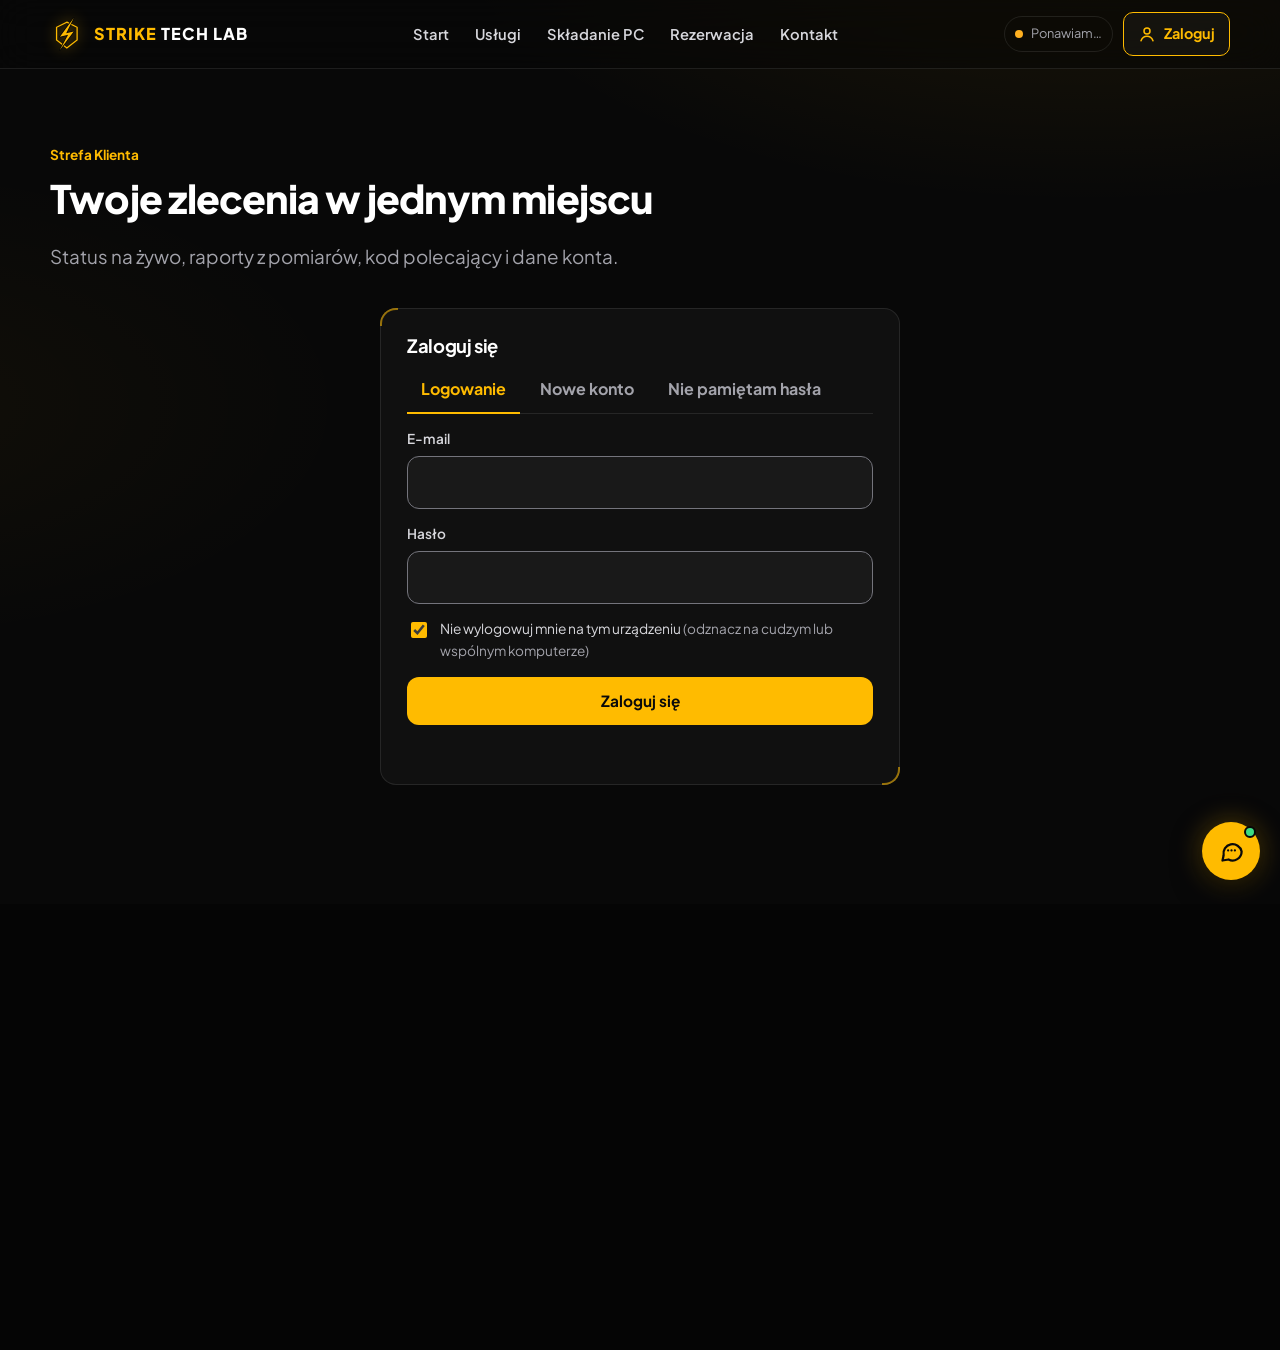
<file: konto/index.html>
<!DOCTYPE html>
<html lang="pl">
<head>
<meta charset="utf-8">
<meta name="viewport" content="width=device-width,initial-scale=1">
<title>Strefa Klienta | Strike Tech Lab</title>
<meta name="description" content="Twoje zlecenia, raporty z pomiarów, rachunki i kod polecający w jednym miejscu.">
<meta name="robots" content="noindex"><meta name="theme-color" content="#080808">
<meta http-equiv="Content-Security-Policy" content="default-src 'self'; script-src 'self' https://cdn.jsdelivr.net https://challenges.cloudflare.com; frame-src https://challenges.cloudflare.com; style-src 'self' 'unsafe-inline'; font-src 'self'; img-src 'self' data: blob: https:; media-src 'self' blob: https:; connect-src 'self' https://*.supabase.co wss://*.supabase.co https://cdn.jsdelivr.net https://challenges.cloudflare.com http://127.0.0.1:54321 ws://127.0.0.1:54321 http://localhost:54321 ws://localhost:54321; form-action 'self' mailto:; base-uri 'self'; object-src 'none'">
<meta name="referrer" content="strict-origin-when-cross-origin">
<link rel="canonical" href="https://striketechlab.pl/konto">
<meta property="og:title" content="Strefa Klienta | Strike Tech Lab">
<meta property="og:description" content="Twoje zlecenia, raporty z pomiarów, rachunki i kod polecający w jednym miejscu.">
<meta property="og:type" content="website">
<meta property="og:url" content="https://striketechlab.pl/konto">
<meta property="og:image" content="https://striketechlab.pl/media/hero-pc.jpg">
<meta property="og:locale" content="pl_PL">
<meta name="twitter:card" content="summary_large_image">
<script type="application/ld+json">
{"@context":"https://schema.org","@type":"ComputerRepair","name":"Strike Tech Lab","legalName":"Mikołaj Szmuc Strike Tech Lab","url":"https://striketechlab.pl/",
 "image":"https://striketechlab.pl/media/hero-pc.jpg","email":"kontakt@striketechlab.pl","priceRange":"149–6990 zł",
 "address":{"@type":"PostalAddress","streetAddress":"Wysoka 74","postalCode":"37-100","addressLocality":"Łańcut","addressCountry":"PL"},
 "areaServed":[{"@type":"City","name":"Łańcut"},{"@type":"Country","name":"Polska"}],
 "openingHoursSpecification":[{"@type":"OpeningHoursSpecification","dayOfWeek":["Monday","Tuesday","Wednesday","Thursday","Friday"],"opens":"09:00","closes":"18:00"}]}
</script>
<link rel="icon" type="image/svg+xml" href="data:image/svg+xml,%3Csvg xmlns=%22http://www.w3.org/2000/svg%22 viewBox=%22255 190 750 750%22%3E%3Cdefs%3E%3Cmask id=%22m%22%3E%3Crect x=%22255%22 y=%22190%22 width=%22750%22 height=%22750%22 fill=%22%23fff%22/%3E%3Cpolygon points=%22778,212 474,624 655,583 472,918 778,512 612,546%22 fill=%22%23000%22 stroke=%22%23000%22 stroke-width=%2244%22 stroke-linejoin=%22round%22/%3E%3C/mask%3E%3C/defs%3E%3Cpolygon points=%22627,303 853,417 853,697 627,872 400,697 400,417%22 fill=%22none%22 stroke=%22%23FFBB00%22 stroke-width=%2252%22 mask=%22url%28%23m%29%22/%3E%3Cpolygon points=%22778,212 474,624 655,583 472,918 778,512 612,546%22 fill=%22%23FFBB00%22/%3E%3C/svg%3E">
<script src="/config.js?v=20261125b"></script>
<link rel="stylesheet" href="/assets/app.css?v=20261125b">
<script defer src="/assets/app.js?v=20261125b"></script>
</head>
<body>
<div id="intro" aria-hidden="true">
  <div class="i-half i-top"></div><div class="i-half i-bot"></div>
  <div class="i-grid"></div><div class="i-glow"></div>
  <div class="i-slash"></div>
  <div class="i-core">
    <div class="i-flash"></div>
    <svg class="i-logo" viewBox="360 190 540 750"><polygon class="i-hex" points="627,303 853,417 853,697 627,872 400,697 400,417" stroke-linejoin="miter"/><polygon class="i-bolt" points="778,212 474,624 655,583 472,918 778,512 612,546"/></svg>
    <div class="i-word">
      <div class="i-strike"><span style="animation-delay:1.05s">S</span><span style="animation-delay:1.1s">T</span><span style="animation-delay:1.15s">R</span><span style="animation-delay:1.2s">I</span><span style="animation-delay:1.25s">K</span><span style="animation-delay:1.3s">E</span></div>
      <div class="i-lab">TECH LAB</div>
    </div>
    <div class="i-load"><div class="i-bar"><i></i></div><div class="i-meta"><span class="i-line">Uruchamianie</span><span class="i-pct">0%</span></div></div>
  </div>
  <div class="i-hint">Kliknij, aby wejść</div>
</div>
<script src="/assets/intro.js?v=20261125b"></script>
<a class="skip" href="#main">Przejdź do treści</a>
<svg width="0" height="0" style="position:absolute" aria-hidden="true">
  <symbol id="logo" viewBox="360 190 540 750">
    <polygon points="627,303 853,417 853,697 627,872 400,697 400,417" fill="none" stroke="#FFBB00" stroke-width="28" stroke-linejoin="miter"/>
    <polygon points="778,212 474,624 655,583 472,918 778,512 612,546" fill="#FFBB00" stroke="#080808" stroke-width="34" paint-order="stroke" stroke-linejoin="round"/>
  </symbol>
</svg>

<header class="site-header">
  <div class="wrap nav">
    <a class="brand" href="/" data-link aria-label="Strike Tech Lab – strona główna"><svg aria-hidden="true"><use href="#logo"/></svg><span><b>STRIKE</b> TECH LAB</span></a>
    <nav id="mainnav" aria-label="Główna nawigacja">
      <a href="/" data-link>Start</a>
      <a href="/uslugi" data-link>Usługi</a>
      <a href="/zestawy" data-link>Składanie PC</a>
      <a href="/rezerwacja" data-link>Rezerwacja</a>
      <a href="/kontakt" data-link>Kontakt</a>
    </nav>
    <div class="nav-right">
      <span class="conn" id="connChip" role="status" aria-live="polite" title="Stan połączenia z systemem rezerwacji"><span class="dot wait" id="connDot"></span><span class="conn-txt" id="connTxt">Rezerwacje</span></span>
      <a class="acct-btn" id="acctBtn" href="/konto" data-link><svg viewBox="0 0 24 24" fill="none" stroke="currentColor" stroke-width="2" stroke-linecap="round" aria-hidden="true"><circle cx="12" cy="8" r="4"/><path d="M4 21c1.5-4 4.5-6 8-6s6.5 2 8 6"/></svg><span class="acct-txt" id="acctTxt">Zaloguj</span></a>
      <button class="burger" aria-label="Otwórz menu" aria-expanded="false" aria-controls="mainnav"><span></span></button>
    </div>
  </div>
</header>
<div class="offline-bar hidden" id="offlineBar" role="alert"></div>

<main id="main">
  <!-- ============ START ============ -->
  <section class="hero" id="start" data-page="home">
    <figure class="hero-media" data-media="hero" data-optional aria-hidden="true"></figure>
    <div class="hero-glow" aria-hidden="true"><i></i><i></i><i></i></div>
    <div class="wrap">
      <div class="hero-grid">
        <div>
          <span class="live-badge" id="liveBadge"><span class="dot wait" id="liveDot"></span><span id="liveTxt">Rezerwacja online · pn–sb 10:00–20:00</span></span>
          <h1>Optymalizacja i&nbsp;serwis&nbsp;PC. <span class="gold">Z pomiarem przed&nbsp;i&nbsp;po.</span></h1>
          <p class="lead">Optymalizujemy Windows, BIOS i kartę graficzną, serwisujemy i składamy komputery. Termin wybierasz w kalendarzu, płacisz online, a status i raport z pomiarów masz w Strefie Klienta.</p>
          <ul class="props">
            <li><svg viewBox="0 0 24 24" fill="none" stroke="currentColor" stroke-width="2" stroke-linecap="round" stroke-linejoin="round" aria-hidden="true"><path d="M3 3v18h18"/><path d="m7 15 4-4 3 3 5-6"/></svg>Raport STRIKE PROOF: FPS, temperatury i opóźnienia przed i po</li>
            <li><svg viewBox="0 0 24 24" fill="none" stroke="currentColor" stroke-width="2" stroke-linecap="round" stroke-linejoin="round" aria-hidden="true"><rect x="3" y="4" width="18" height="12" rx="2"/><path d="M8 20h8M12 16v4"/></svg>Optymalizacje zdalnie w całej Polsce – widzisz ekran na żywo</li>
            <li><svg viewBox="0 0 24 24" fill="none" stroke="currentColor" stroke-width="2" stroke-linecap="round" stroke-linejoin="round" aria-hidden="true"><path d="M12 3 4 6v6c0 5 3.5 8 8 9 4.5-1 8-4 8-9V6l-8-3Z"/><path d="m9 12 2 2 4-4"/></svg>Przed zmianami ustawień: punkt przywracania i kopia profilu BIOS</li>
          </ul>
          <div class="cta-row">
            <a class="btn btn-gold" href="/rezerwacja" data-link>Zarezerwuj termin</a>
            <a class="btn btn-ghost" href="/uslugi" data-link>Zobacz usługi i ceny</a>
          </div>
          <p class="consult-line"><button type="button" class="link" data-consult>Nie wiesz, czego potrzebujesz? Bezpłatna konsultacja – 15 minut na czacie</button></p>
        </div>
        <figure class="media hero-pc" data-media="hero_pc" data-alt="Wnętrze komputera do gier – zdjęcie czarno-białe"></figure>
      </div>
      <div class="kpis">
        <div class="kpi hud"><b>Pomiar</b><span>FPS, temperatury i opóźnienia przed i po – na Twoim sprzęcie</span></div>
        <div class="kpi hud"><b>Zdalnie</b><span>Optymalizacja przez RustDesk, widzisz ekran na żywo</span></div>
        <div class="kpi hud"><b>Online</b><span>Rezerwacja terminu i płatność przez Stripe</span></div>
        <div class="kpi hud"><b>Pn–Pt</b><span>9:00–18:00, kalendarz online</span></div>
      </div>
      <p class="note" style="margin-top:12px">Efekt zależy od sprzętu i stanu systemu, dlatego nie obiecujemy z góry konkretnego wzrostu FPS ani spadku temperatur. Rzeczywisty wynik zobaczysz w raporcie z pomiarów.</p>
    </div>
  </section>

  <!-- ============ DZIAŁY (strona główna) ============ -->
  <section class="section gal-sec" id="galeria" data-page="home">
    <div class="wrap">
      <div class="section-head row-head">
        <div><span class="eyebrow">Z warsztatu</span><h2>Komputery <span class="gold">z naszego warsztatu</span></h2></div>
        <a class="btn btn-ghost btn-sm" href="/zestawy" data-link>Portfolio zestawów</a>
      </div>
    </div>
    <div class="gal-strip" role="region" aria-label="Galeria realizacji">
      <div class="gal-track" data-media-list="galeria" data-placeholders="6"></div>
    </div>
  </section>

  <section class="section rev-sec hidden" id="opinie" data-page="home" aria-labelledby="revTitle">
    <div class="wrap">
      <div class="section-head row-head">
        <div><span class="eyebrow">Opinie</span><h2 id="revTitle">Co mówią <span class="gold">nasi klienci</span></h2></div>
        <div class="rev-side"><div class="rev-stats" id="revStats"></div>
          <div class="toolbar"><a class="btn btn-ghost btn-sm" data-google="profile" hidden target="_blank" rel="noopener">Opinie w Google ↗</a><a class="btn btn-gold btn-sm" data-google="review" hidden target="_blank" rel="noopener">Oceń nas w Google</a></div></div>
      </div>
      <div class="rev-grid" id="revList"></div>
      <p class="muted small rev-note">Publikujemy wyłącznie opinie osób, które zrealizowały u nas zlecenie – każda jest powiązana z prawdziwym, zakończonym zamówieniem. Nie usuwamy opinii za niską ocenę; odrzucamy tylko treści obraźliwe, niezwiązane z usługą albo zawierające dane osobowe.</p>
    </div>
  </section>

  <section class="section bg-tech" id="dzialy" data-page="home">
    <div class="wrap">
      <div class="section-head"><h2>Czym się zajmujemy</h2><p class="lead">Wybierz dział – szczegóły, ceny i rezerwacja są na osobnych stronach.</p></div>
      <div class="grid g4 tiles">
        <a class="card hud tile" href="/optymalizacja" data-link><div class="icon-box"><svg viewBox="0 0 24 24" fill="none" stroke="currentColor" stroke-width="1.8" stroke-linecap="round" stroke-linejoin="round" aria-hidden="true"><path d="M13 2 4 14h7l-1 8 9-12h-7l1-8Z"/></svg></div><h3>Optymalizacja i tuning</h3><p class="muted">Undervolting, BIOS i RAM, input lag, czyszczenie i nowe pasty.</p><span class="tile-price" data-from="optimization">od 199 zł</span></a>
        <a class="card hud tile" href="/serwis" data-link><div class="icon-box"><svg viewBox="0 0 24 24" fill="none" stroke="currentColor" stroke-width="1.8" stroke-linecap="round" stroke-linejoin="round" aria-hidden="true"><path d="M14.7 6.3a4 4 0 0 0-5.4 5.4L3 18l3 3 6.3-6.3a4 4 0 0 0 5.4-5.4l-2.6 2.6-2.4-.6-.6-2.4 2.6-2.6Z"/></svg></div><h3>Serwis i montaż PC</h3><p class="muted">Montaż z Twoich części, regeneracja chłodzenia, diagnostyka i naprawa.</p><span class="tile-price" data-from="service">od 149 zł</span></a>
        <a class="card hud tile" href="/zestawy" data-link><div class="icon-box"><svg viewBox="0 0 24 24" fill="none" stroke="currentColor" stroke-width="1.8" stroke-linecap="round" stroke-linejoin="round" aria-hidden="true"><rect x="5" y="3" width="14" height="18" rx="2"/><circle cx="12" cy="10" r="3"/><path d="M9 17h6"/></svg></div><h3>Dobór i składanie PC</h3><p class="muted">Dobieramy części pod Twój budżet, Ty je kupujesz, my składamy i testujemy.</p><span class="tile-price" data-from="pc">od 199 zł</span></a>
        <a class="card hud tile" href="/strony-www" data-link><div class="icon-box"><svg viewBox="0 0 24 24" fill="none" stroke="currentColor" stroke-width="1.8" stroke-linecap="round" stroke-linejoin="round" aria-hidden="true"><path d="m8 8-5 4 5 4M16 8l5 4-5 4M14 5l-4 14"/></svg></div><h3>Strony i automatyzacja</h3><p class="muted">Strony WWW dla firm i automatyczny przepływ danych.</p><span class="tile-price" data-from="solutions">od 590 zł</span></a>
      </div>
    </div>
  </section>


  <!-- ============ USŁUGI ============ -->
  <section class="section bg-tech" id="uslugi" data-page="uslugi">
    <div class="wrap">
      <div class="section-head">
        <span class="eyebrow">Usługi i cennik</span>
        <h1 class="h2" id="svcH1">Usługi i ceny</h1>
        <p class="lead">Cena „od” to minimum za zakres podstawowy. Jeśli sprzęt wymaga dodatkowych prac lub części, dostajesz wycenę do akceptacji przed ich wykonaniem. Ceny końcowe – sprzedawca nie jest płatnikiem VAT.</p>
      </div>
      <div id="svcCats"></div>
      <div class="grid g3" style="margin-top:36px">
        <div class="card hud"><span class="pill">Express +50 zł</span><p class="muted" style="margin:10px 0 0">Przy usługach zdalnych skracamy minimalny czas do terminu z 12 do 2 godzin.</p></div>
        <div class="card hud"><span class="pill">Kalendarz na żywo</span><p class="muted" style="margin:10px 0 0">Pn–Pt, 9:00–18:00. Wybrany termin czeka 35 minut na płatność, a po opłaceniu znika z kalendarza.</p></div>
        <div class="card hud"><span class="pill">Polecenia −10%</span><p class="muted" style="margin:10px 0 0">Nowy klient z kodem polecającym płaci 10% mniej (maks. 300 zł), a polecający dostaje kod na 5%.</p></div>
      </div>
    </div>
  </section>

  <!-- ============ ZAKRES PRAC ============ -->
  <section class="section" id="zakres" data-page="uslugi">
    <div class="wrap">
      <div class="section-head">
        <span class="eyebrow">Jak pracujemy</span>
        <h2>Sześć procedur serwisowych, jedna zasada: najpierw pomiar</h2>
        <p class="lead">Każde zlecenie prowadzimy według własnych instrukcji serwisowych. Zmieniamy jedną rzecz naraz, zapisujemy stan początkowy i przerywamy test przy pierwszych oznakach niestabilności.</p>
      </div>
      <div class="grid g3 areas">
        <div class="card"><h4>Windows Deep De-bloat</h4><p>Porządkujemy aplikacje, autostart i procesy w tle, ustawiamy plan zasilania i sterowniki GPU.</p><p class="rule">Bez „uniwersalnych” skryptów z internetu – zmiany ustawień zapisujemy, więc można je cofnąć.</p></div>
        <div class="card"><h4>BIOS i pamięć RAM</h4><p>XMP/EXPO, Resizable BAR i ustawienia pamięci, potwierdzone testami stabilności.</p><p class="rule">BIOS aktualizujemy tylko z uzasadnieniem i z oficjalnej strony producenta.</p></div>
        <div class="card"><h4>Undervolting GPU i krzywe</h4><p>Krzywa napięcie/zegar i krzywa wentylatorów: niższa temperatura i cichsza praca.</p><p class="rule">Bez kopiowania „magicznych” wartości – dobieramy je do Twojej karty.</p></div>
        <div class="card"><h4>Input lag w e-sporcie</h4><p>Odświeżanie, NVIDIA Reflex / AMD Anti-Lag, limity FPS i ustawienia myszy dobrane do gry.</p><p class="rule">Porównujemy tę samą scenę i ustawienia przed i po.</p></div>
        <div class="card"><h4>OBS i streaming</h4><p>Enkoder, bitrate, sceny i dźwięk tak, żeby gra nie traciła klatek podczas transmisji.</p><p class="rule">Bitrate z zapasem łącza – nigdy 100% wyniku speedtestu.</p></div>
        <div class="card"><h4>Termika, kopie i diagnostyka</h4><p>Punkt przywracania, kopia danych, S.M.A.R.T. dysków i kontrolowane testy obciążeniowe.</p><p class="rule">Przy ostrzeżeniach dysku zatrzymujemy testy i najpierw zabezpieczamy dane.</p></div>
      </div>
    </div>
  </section>

  <!-- ============ BENCHMARK ============ -->
  <section class="section bg-tech" id="benchmark" data-page="uslugi">
    <div class="wrap">
      <div class="section-head">
        <span class="eyebrow">Raport STRIKE PROOF</span>
        <h2>Co mierzymy przed i po</h2>
        <p class="lead">Nie pokazujemy wyników „z katalogu” – każdy komputer jest inny. Mierzymy tę samą scenę i te same ustawienia przed zmianami i po nich, a wyniki dostajesz w Strefie Klienta.</p>
      </div>
      <div class="bench">
        <div class="card">
          <div class="field"><span class="label">Nagranie w animacji</span>
            <p style="margin:0;font-weight:700">Counter-Strike 2 <span class="muted" style="font-weight:500">· nasze nagranie z rozgrywki</span></p>
            <select id="game" class="select" hidden aria-hidden="true" tabindex="-1"><option value="cs2">Counter-Strike 2</option></select>
          </div>
          <span class="label">Co trafia do raportu</span>
          <ul class="measure-list">
            <li>FPS średnio i 1% low w wybranej grze lub benchmarku</li>
            <li>Opóźnienie systemu – tam, gdzie da się je zmierzyć (np. NVIDIA Reflex)</li>
            <li>Temperatury CPU i GPU w tym samym teście obciążeniowym</li>
            <li>Stabilność po każdej zmianie</li>
          </ul>
          <p class="note" style="margin:14px 0 0">Obok jest nasze nagranie z CS2. Przycięcia po stronie „przed” są dodane, żeby pokazać, czego szukamy – to nie jest wynik pomiaru.</p>
        </div>
        <div>
          <div class="cmp" id="cmp">
            <canvas class="cmp-bg" id="cmpBefore" aria-hidden="true"></canvas>
            <canvas class="cmp-bg cmp-bg-after" id="cmpAfter" aria-hidden="true"></canvas>
            <div class="panel panel-before" id="pBefore"></div>
            <div class="panel panel-after" id="pAfter"></div>
            <div class="handle"></div>
            <input type="range" id="slider" min="0" max="100" value="50" aria-label="Suwak animacji poglądowej przed i po">
          </div>
          <p class="note" style="text-align:center;margin-top:10px">← Przed · Po → (animacja poglądowa)</p>
        </div>
      </div>
    </div>
  </section>

  <!-- ============ ZESTAWY PC (portfolio konfiguracji, bez cen) ============ -->
  <section class="section bg-tech" id="zestawy" data-page="zestawy">
    <div class="wrap">
      <div class="section-head">
        <span class="eyebrow">Portfolio konfiguracji</span>
        <h2>Zestawy <span class="gold">zoptymalizowane przez STRIKE</span></h2>
        <p class="lead">Każdy komputer jest profesjonalnie optymalizowany pod maksymalną wydajność i pełną stabilność. Ciesz się najwyższą płynnością gry i najniższym opóźnieniem.</p>
      </div>
      <aside class="card hud method" aria-labelledby="methodTitle">
        <div class="method-ico" aria-hidden="true"><svg viewBox="0 0 24 24" fill="none" stroke="currentColor" stroke-width="2" stroke-linecap="round" stroke-linejoin="round"><path d="M3 3v18h18"/><path d="m7 15 4-4 3 3 5-6"/></svg></div>
        <div class="method-txt">
          <h3 id="methodTitle">Jak mierzymy wyniki</h3>
          <p>Pomiary w <b>CapFrameX</b> w tytułach e-sportowych, w <b>1080p na ustawieniach Competitive</b> – ta sama scena przed i po pełnej optymalizacji BIOS-u, systemu i sterowników. Podajemy średni FPS i <b>1% low (P1)</b>, czyli płynność w najcięższych momentach. Realne przyrosty zależą od konkretnej konfiguracji, wersji gry i sterowników.</p>
        </div>
        <button type="button" class="btn btn-ghost btn-sm" id="proofBtn">Zobacz przykładowy pomiar STRIKE PROOF (CapFrameX)</button>
      </aside>
      <div class="ladder" id="setsGrid"></div>
      <p class="note" style="margin-top:22px">Nie sprzedajemy sprzętu. Pokazujemy zrealizowane konfiguracje i wyniki pomiarów przed i po optymalizacji. Zapytanie o podobny zestaw jest bezpłatne – doradzimy przy doborze podzespołów, a części kupujesz sam, u wybranego sklepu.</p>
    </div>
  </section>


  <!-- ============ PROCES ============ -->
  <section class="section" id="proces" data-page="home">
    <div class="wrap">
      <div class="section-head"><span class="eyebrow">Proces</span><h2>Jak zamówić w 4 krokach</h2></div>
      <ol class="steps">
        <li><b>Wybierz usługę albo podaj budżet</b><span>Usługi możesz łączyć w jednym terminie, np. montaż + optymalizacja. Dobór części do komputera ustalamy po rozmowie.</span></li>
        <li><b>Zarezerwuj termin</b><span>Widzisz tylko wolne godziny. Termin czeka 35 minut na płatność.</span></li>
        <li><b>Zapłać online</b><span>Karta, BLIK lub Przelewy24. Dostajesz numer STL-ROK-NUMER i potwierdzenie mailem.</span></li>
        <li><b>Śledź i odbierz raport</b><span>Status zmienia się na żywo w Strefie Klienta, tam też pobierzesz raport.</span></li>
      </ol>
      <div class="cta-row" style="margin-top:28px"><a class="btn btn-gold" href="/rezerwacja" data-link>Zarezerwuj termin</a><button type="button" class="btn btn-ghost" data-consult>Bezpłatna konsultacja (15 min)</button></div>
    </div>
  </section>

  <!-- ============ REZERWACJA ============ -->
  <section class="section bg-tech" id="rezerwacja" data-page="rezerwacja">
    <div class="wrap">
      <div class="section-head">
        <span class="eyebrow">Rezerwacja</span>
        <h2>Rezerwacja i <span class="gold">wycena</span></h2>
        <p class="lead" id="bookLead">Wybierz usługę (możesz połączyć kilka w jednym terminie), termin i zapłać online przez Stripe. Cenę liczy serwer na podstawie aktualnego cennika.</p>
      </div>
      <div class="seg bmode" id="bMode" role="group" aria-label="Co chcesz zamówić">
        <button type="button" data-bm="svc" aria-pressed="true"><svg viewBox="0 0 24 24" fill="none" stroke="currentColor" stroke-width="2" stroke-linecap="round" stroke-linejoin="round" aria-hidden="true"><path d="M13 2 4 14h7l-1 8 9-12h-7l1-8Z"/></svg>Usługa: optymalizacja, serwis, montaż</button>
        <button type="button" data-bm="pc" aria-pressed="false"><svg viewBox="0 0 24 24" fill="none" stroke="currentColor" stroke-width="2" stroke-linecap="round" stroke-linejoin="round" aria-hidden="true"><rect x="6" y="2" width="12" height="20" rx="2"/><circle cx="12" cy="14" r="3"/><path d="M9 6h6"/></svg>Dobór i złożenie PC</button>
      </div>
      <div id="bookBanner"></div>
      <form class="book" id="bookForm" novalidate>
        <div>
          <div class="step">
            <div class="step-h"><span class="n">1</span><h3>Usługa</h3></div>
            <div class="field"><label for="bItem">Usługa główna</label><select id="bItem" class="select"></select></div>
            <div id="bExtrasWrap" class="hidden">
              <span class="label">Połącz z innymi usługami <small class="muted">– jeden termin, jedna płatność (np. montaż + optymalizacja)</small></span>
              <div class="extras" id="bExtras" role="group" aria-label="Usługi dołączone"></div>
            </div>
            <label class="check hidden" id="bExpressWrap"><input type="checkbox" id="bExpress"><span><b>Express +50 zł</b> – termin już za 2 godziny (zależnie od wolnych godzin).</span></label>
            <p class="note" id="bItemNote"></p>
          </div>

          <div class="step">
            <div class="step-h"><span class="n">2</span><h3>Termin</h3></div>
            <div class="days" id="bDays" role="group" aria-label="Wybierz dzień"></div>
            <div class="slots" id="bSlots" role="group" aria-label="Wolne godziny"><span class="slots-msg">Wybierz dzień.</span></div>
            <p class="note" style="margin:10px 0 0">Pn–Pt, 9:00–18:00. Godziny odświeżają się same co 30 sekund.</p>
          </div>

          <div class="step">
            <div class="step-h"><span class="n">3</span><h3>Twoje dane</h3></div>
            <p class="note" style="margin-top:-6px">Pola oznaczone <span class="req" aria-hidden="true">*</span><span class="sr-only">gwiazdką</span> są wymagane. Pytamy tylko o dane potrzebne do realizacji.</p>
            <div class="radio-row" style="margin-bottom:14px" role="radiogroup" aria-label="Typ klienta">
              <label><input type="radio" name="ctype" value="consumer" checked> Osoba prywatna</label>
              <label><input type="radio" name="ctype" value="business"> Firma (rachunek lub faktura bez VAT na NIP)</label>
            </div>
            <div class="row2">
              <div class="field"><label for="bName">Imię i nazwisko <span class="req" aria-hidden="true">*</span></label><input class="input" id="bName" autocomplete="name" maxlength="120" aria-required="true" aria-describedby="err-bName"><span class="err" data-err="name" id="err-bName"></span></div>
              <div class="field"><label for="bPhone">Telefon (opcjonalnie)</label><input class="input" id="bPhone" type="tel" autocomplete="tel" maxlength="30" placeholder="+48 600 000 000" aria-describedby="hint-bPhone err-bPhone"><span class="note" id="hint-bPhone">Przydaje się przy sesji zdalnej i wysyłce kurierem.</span><span class="err" data-err="phone" id="err-bPhone"></span></div>
            </div>
            <div class="row2 hidden" id="bBiz">
              <div class="field"><label for="bCompany">Nazwa firmy <span class="req" aria-hidden="true">*</span></label><input class="input" id="bCompany" autocomplete="organization" maxlength="160" aria-required="true" aria-describedby="err-bCompany"><span class="err" data-err="company" id="err-bCompany"></span></div>
              <div class="field"><label for="bNip">NIP <span class="req" aria-hidden="true">*</span></label><input class="input" id="bNip" inputmode="numeric" maxlength="13" aria-required="true" aria-describedby="err-bNip"><span class="err" data-err="nip" id="err-bNip"></span></div>
            </div>
            <div id="bHandoverWrap" class="hidden">
              <span class="label" id="lbl-handover">Przekazanie sprzętu <span class="req" aria-hidden="true">*</span></span>
              <div class="radio-row" style="margin:6px 0 12px" role="radiogroup" aria-labelledby="lbl-handover" aria-required="true" aria-describedby="err-handover">
                <label><input type="radio" name="handover" value="personal"> Osobiście</label>
                <label><input type="radio" name="handover" value="courier"> Kurierem</label>
              </div>
              <span class="err" data-err="handover" id="err-handover" style="color:var(--bad);font-size:.8rem"></span>
              <div class="field"><label for="bCity">Miasto (opcjonalnie)</label><input class="input" id="bCity" maxlength="80" autocomplete="address-level2"></div>
            </div>
            <div class="field"><label for="bNote">Uwagi do zlecenia</label><textarea class="textarea" id="bNote" maxlength="2000" placeholder="Podzespoły, gra, objawy, cel (np. „więcej FPS w CS2”, „głośny laptop”)"></textarea></div>
            <div class="field"><label for="bCode">Kod rabatowy lub polecający</label>
              <div class="code-row"><input class="input" id="bCode" maxlength="40" placeholder="np. STL-1A2B3C4D" autocomplete="off" aria-describedby="err-bCode"><button type="button" class="btn btn-ghost btn-sm" id="bCodeBtn">Sprawdź kod</button></div>
              <span class="err" data-err="code" id="err-bCode" aria-live="polite"></span>
            </div>
          </div>

          <div class="step">
            <div class="step-h"><span class="n">4</span><h3>Regulamin i zgody</h3></div>
            <label class="check"><input type="checkbox" id="kTerms" aria-required="true" aria-describedby="err-consents"><span>Akceptuję <a class="link" href="/#regulamin" data-legal="terms">Regulamin</a>. <span class="req" aria-hidden="true">*</span></span></label>
            <label class="check"><input type="checkbox" id="kPrivacy" aria-required="true" aria-describedby="err-consents"><span>Zapoznałem(-am) się z <a class="link" href="/#polityka-prywatnosci" data-legal="privacy">Polityką Prywatności</a>. <span class="req" aria-hidden="true">*</span></span></label>
            <label class="check" id="kWithdrawalWrap"><input type="checkbox" id="kWithdrawal" aria-required="true" aria-describedby="err-consents"><span>Zapoznałem(-am) się z <a class="link" href="/#odstapienie" data-legal="withdrawal">pouczeniem o prawie odstąpienia od umowy</a> w ciągu 14 dni. <span class="req" aria-hidden="true">*</span></span></label>
            <label class="check hidden" id="kEarlyWrap"><input type="checkbox" id="kEarly" aria-required="true" aria-describedby="err-consents"><span>Termin wypada przed upływem 14 dni na odstąpienie, dlatego żądam rozpoczęcia usługi przed jego upływem. Rozumiem, że po pełnym wykonaniu usługi tracę prawo odstąpienia, a przy odstąpieniu w trakcie zapłacę za wykonaną część (<a class="link" href="/#odstapienie" data-legal="withdrawal">pouczenie o odstąpieniu</a>). <span class="req" aria-hidden="true">*</span></span></label>
            <label class="check"><input type="checkbox" id="kMarketing"><span>Chcę otrzymywać e-mailem informacje o promocjach Strike Tech Lab (opcjonalnie – zgodę wycofasz w każdej chwili w Strefie Klienta).</span></label>
            <span class="err" data-err="consents" id="err-consents" style="color:var(--bad);font-size:.85rem"></span>
          </div>
        </div>

        <aside class="summary card hud" aria-live="polite">
          <h3 style="margin-bottom:6px">Podsumowanie</h3>
          <div id="sumItem" class="muted">Wybierz usługę.</div>
          <ul class="sum-spec" id="sumSpec"></ul>
          <div class="sum-line" style="margin-top:10px"><span>Termin</span><b id="sumSlot">–</b></div>
          <div class="sum-line"><span>Cena</span><b id="sumBase">–</b></div>
          <div class="sum-line hidden" id="sumExpressLine"><span>Express</span><b id="sumExpress">–</b></div>
          <div class="sum-line disc hidden" id="sumDiscLine"><span id="sumDiscLbl">Rabat</span><b id="sumDisc">–</b></div>
          <div class="sum-total"><div class="sum-line"><span>Razem</span><b id="sumTotal">–</b></div></div>
          <div class="sum-due"><span id="sumDueLbl">Do zapłaty teraz</span><b id="sumDue">–</b></div>
          <button class="btn btn-gold btn-block" id="payBtn" type="submit" disabled>Zamawiam z obowiązkiem zapłaty</button>
          <p class="note" style="margin:12px 0 0" id="payHint">Karta, BLIK lub Przelewy24 przez Stripe. Do złożenia zamówienia potrzebne jest konto – założysz je w minutę.</p>
        </aside>
      </form>
      <form class="book hidden" id="pcForm" novalidate>
        <div>
          <div class="step">
            <div class="step-h"><span class="n">1</span><h3>Budżet</h3></div>
            <label for="pcBudget" class="bb-label">Ile chcesz wydać na części? <b class="bval" id="pcBval">8000 zł</b></label>
            <input type="range" id="pcBudget" class="range" min="4000" max="25000" step="250" value="8000">
            <div class="scale"><span>4000 zł</span><span>25 000 zł+</span></div>
            <p class="note" id="pcHint" style="margin-top:12px"></p>
            <div class="chip hidden" id="pcInsp"></div>
          </div>
          <div class="step">
            <div class="step-h"><span class="n">2</span><h3>Do czego ma służyć?</h3></div>
            <div class="choices" role="radiogroup" aria-label="Przeznaczenie komputera" aria-required="true" aria-describedby="err-pcPurpose">
              <label class="choice"><input type="radio" name="pcPurpose" value="esport"><span><b>Gry e-sportowe</b><small>CS2, Valorant, Fortnite – wysoki FPS</small></span></label>
              <label class="choice"><input type="radio" name="pcPurpose" value="aaa"><span><b>Gry AAA w 1440p</b><small>Nowości w wysokich detalach</small></span></label>
              <label class="choice"><input type="radio" name="pcPurpose" value="k4"><span><b>Gry w 4K</b><small>Maksymalne ustawienia, ray tracing</small></span></label>
              <label class="choice"><input type="radio" name="pcPurpose" value="creative"><span><b>Praca twórcza</b><small>3D, montaż wideo, grafika</small></span></label>
              <label class="choice"><input type="radio" name="pcPurpose" value="office"><span><b>Praca i nauka</b><small>Biuro, multimedia, lekkie gry</small></span></label>
            </div>
            <span class="err" data-err="pcPurpose" id="err-pcPurpose"></span>
            <div class="row2" style="margin-top:14px">
              <fieldset class="checks"><legend class="label">Mam już</legend>
                <label class="check"><input type="checkbox" name="pcHave" value="monitor"><span>Monitor</span></label>
                <label class="check"><input type="checkbox" name="pcHave" value="peripherals"><span>Klawiaturę i mysz</span></label>
                <label class="check"><input type="checkbox" name="pcHave" value="windows"><span>Licencję Windows</span></label>
                <label class="check"><input type="checkbox" name="pcHave" value="parts"><span>Część podzespołów</span></label>
              </fieldset>
              <fieldset class="checks"><legend class="label">Dodatkowo</legend>
                <label class="check"><input type="checkbox" name="pcAdd" value="windows"><span>Instalacja i konfiguracja Windows</span></label>
                <label class="check"><input type="checkbox" name="pcAdd" value="tune"><span>Optymalizacja po złożeniu (Precision Tune)</span></label>
                <label class="check"><input type="checkbox" name="pcAdd" value="transfer"><span>Przeniesienie danych ze starego PC</span></label>
              </fieldset>
            </div>
            <div class="field"><label for="pcNote">Gry, programy i preferencje</label><textarea class="textarea" id="pcNote" maxlength="2000" placeholder="np. „CS2 na 240 Hz i trochę Cyberpunka”, „cicha praca”, „biała obudowa”, „bez RGB”"></textarea></div>
          </div>
          <div class="step">
            <div class="step-h"><span class="n">3</span><h3>Kontakt</h3></div>
            <div class="row2">
              <div class="field"><label for="pcName">Imię <span class="req" aria-hidden="true">*</span></label><input class="input" id="pcName" autocomplete="given-name" maxlength="120" aria-required="true" aria-describedby="err-pcName"><span class="err" data-err="pcName" id="err-pcName"></span></div>
              <div class="field"><label for="pcMail">E-mail <span class="req" aria-hidden="true">*</span></label><input class="input" id="pcMail" type="email" autocomplete="email" maxlength="120" aria-required="true" aria-describedby="err-pcMail"><span class="err" data-err="pcMail" id="err-pcMail"></span></div>
            </div>
            <div class="field"><label for="pcPhone">Telefon (opcjonalnie)</label><input class="input" id="pcPhone" type="tel" autocomplete="tel" maxlength="30" placeholder="+48 600 000 000"><span class="err" data-err="pcPhone"></span></div>
            <input type="text" id="pcHp" class="hp" tabindex="-1" autocomplete="off" aria-hidden="true" aria-label="Nie wypełniaj">
            <label class="check"><input type="checkbox" id="pcConsent" aria-required="true" aria-describedby="err-pcConsent"><span>Zapoznałem(-am) się z <a class="link" href="/#polityka-prywatnosci" data-legal="privacy">Polityką Prywatności</a>. Rozumiem, że podane dane posłużą do przygotowania wyceny. <span class="req" aria-hidden="true">*</span></span></label>
            <span class="err" data-err="pcConsent" id="err-pcConsent"></span>
<label class="check"><input type="checkbox" id="pcPartsAck" aria-required="true" aria-describedby="err-pcPartsAck"><span>Rozumiem, że <b>części kupuję sam(-a)</b>, u wybranego sklepu i na swoje nazwisko – ich zwroty i reklamacje (wady fabryczne) składam u sprzedawcy części. Strike Tech Lab odpowiada za usługę złożenia (gwarancja na montaż 3 miesiące) i dobór. Złożenie zamawiam osobno, po akceptacji wyceny (<a class="link" href="/#regulamin" data-legal="terms">Regulamin</a>, <a class="link" href="/#odstapienie" data-legal="withdrawal">odstąpienie</a>). <span class="req" aria-hidden="true">*</span></span></label>
<span class="err" data-err="pcPartsAck" id="err-pcPartsAck"></span>
          </div>
        </div>
        <aside class="summary card hud" aria-live="polite">
          <h3 style="margin-bottom:6px">Twoje zapytanie</h3>
          <div class="sum-line"><span>Budżet</span><b id="pcSumBudget">–</b></div>
          <div class="sum-line"><span>Przeznaczenie</span><b id="pcSumPurpose">–</b></div>
          <ul class="sum-spec" id="pcSumAdd"></ul>
          <ol class="howto">
            <li>Odpowiadamy mailem z pytaniami albo propozycją.</li>
            <li>Dostajesz listę części z linkami do sklepów i wycenę złożenia.</li>
            <li>Części kupujesz sam, na swoje nazwisko, z dostawą do siebie albo do nas.</li>
            <li>Rezerwujesz i opłacasz złożenie (od 199 zł) – składamy, testujemy i dajemy raport.</li>
          </ol>
          <div class="sum-due"><span>Teraz płacisz</span><b>0 zł</b></div>
          <button class="btn btn-gold btn-block" id="pcSend" type="submit">Wyślij zapytanie o wycenę</button>
        </aside>
      </form>
    </div>
  </section>

  <!-- ============ POTWIERDZENIE PO PŁATNOŚCI (Stripe → /potwierdzenie?session_id=…) ============ -->
  <section class="section bg-tech" id="potwierdzenie" data-page="potwierdzenie" aria-labelledby="confTitle">
    <div class="wrap">
      <div class="section-head"><span class="eyebrow">Rezerwacja</span><h1 class="h2" id="confTitle">Sprawdzam płatność…</h1></div>
      <div class="card hud conf-card" id="confBox" aria-live="polite"><p class="muted">Łączę się z systemem rezerwacji, to potrwa kilka sekund.</p></div>
    </div>
  </section>

  <!-- ============ STREFA KLIENTA ============ -->
  <section class="section" id="panel" data-page="konto">
    <div class="wrap">
      <div class="section-head">
        <span class="eyebrow">Strefa Klienta</span>
        <h2 id="panelTitle">Twoje zlecenia w jednym miejscu</h2>
        <p class="lead" id="panelLead">Status na żywo, raporty z pomiarów, kod polecający i dane konta.</p>
      </div>
      <div id="panelBanner"></div>
      <div id="panelOut">
        <div class="auth-wrap">
          <div class="card hud" id="authBox">
            <h3 id="authTitle">Zaloguj się</h3>
            <div class="tabs" role="tablist" id="authTabs" aria-label="Sposób logowania">
      <button class="tab" role="tab" data-mode="login" aria-selected="true" aria-controls="authForm">Logowanie</button>
      <button class="tab" role="tab" data-mode="register" aria-selected="false" aria-controls="authForm" tabindex="-1">Nowe konto</button>
      <button class="tab" role="tab" data-mode="reset" aria-selected="false" aria-controls="authForm" tabindex="-1">Nie pamiętam hasła</button>
    </div>
    <p class="muted small" id="authHint"></p>
    <div id="authSocial" class="auth-social hidden">
      <div class="soc-btns" id="authSocialBtns"></div>
      <p class="auth-legal">Logując się (Google, Discord lub e-mail), akceptujesz <a class="link" href="/#regulamin" data-legal="terms">Regulamin</a> i <a class="link" href="/#polityka-prywatnosci" data-legal="privacy">Politykę Prywatności</a>.</p>
      <div class="or-line"><span>albo e-mailem i hasłem</span></div>
    </div>
    <form id="authForm" novalidate>
      <div class="field hidden" data-for="register"><label for="aName">Imię i nazwisko</label><input class="input" id="aName" autocomplete="name" maxlength="120"></div>
      <div class="field" data-for="login register reset"><label for="aMail">E-mail</label><input class="input" id="aMail" type="email" autocomplete="email" maxlength="120"></div>
      <div class="field" data-for="login register newpass"><label for="aPass" id="aPassLbl">Hasło</label><input class="input" id="aPass" type="password" autocomplete="current-password" maxlength="200"></div>
      <label class="check hidden" data-for="register"><input type="checkbox" id="aTerms" aria-required="true"><span>Akceptuję <a class="link" href="/#regulamin" data-legal="terms">Regulamin</a> i zapoznałem(-am) się z <a class="link" href="/#polityka-prywatnosci" data-legal="privacy">Polityką Prywatności</a>. <span class="req" aria-hidden="true">*</span></span></label>
      <label class="check hidden" data-for="register"><input type="checkbox" id="aMarketing"><span>Chcę otrzymywać e-mailem informacje o promocjach Strike Tech Lab (opcjonalnie – zgodę wycofasz w każdej chwili).</span></label>
      <label class="check" data-for="login"><input type="checkbox" id="aRemember" checked><span>Nie wylogowuj mnie na tym urządzeniu <span class="muted small">(odznacz na cudzym lub wspólnym komputerze)</span></span></label>
      <div class="captcha-box" id="captchaBox" data-for="login register reset"></div>
      <button class="btn btn-gold btn-block" type="submit" id="authSubmit">Zaloguj się</button>
      <div class="form-msg" id="authMsg" role="status" aria-live="polite"></div>
    </form>
          </div>
        </div>
      </div>
      <div id="panelIn" class="hidden">
        <div class="tabs" role="tablist" id="panelTabs" aria-label="Strefa Klienta">
          <button class="tab" role="tab" aria-selected="true" data-tab="orders" id="tab-orders" aria-controls="pane-orders">Zlecenia</button>
          <button class="tab" role="tab" aria-selected="false" data-tab="programs" id="tab-programs" aria-controls="pane-programs" tabindex="-1">Programy</button>
          <button class="tab" role="tab" aria-selected="false" data-tab="refs" id="tab-refs" aria-controls="pane-refs" tabindex="-1">Polecenia i kody</button>
          <button class="tab" role="tab" aria-selected="false" data-tab="account" id="tab-account" aria-controls="pane-account" tabindex="-1">Konto</button>
          <button class="tab hidden" role="tab" aria-selected="false" data-tab="brief" id="briefTabBtn" aria-controls="pane-brief" tabindex="-1">Brief dnia</button>
          <button class="tab hidden" role="tab" aria-selected="false" data-tab="admin" id="adminTabBtn" aria-controls="pane-admin" tabindex="-1">Administracja</button>
          <button class="tab hidden" role="tab" aria-selected="false" data-tab="guides" id="guidesTabBtn" aria-controls="pane-guides" tabindex="-1">Instrukcje</button>
          <button class="tab hidden" role="tab" aria-selected="false" data-tab="finance" id="financeTabBtn" aria-controls="pane-finance" tabindex="-1">Finanse</button>
          <button class="tab hidden" role="tab" aria-selected="false" data-tab="prices" id="pricesTabBtn" aria-controls="pane-prices" tabindex="-1">Cennik</button>
        </div>
        <div data-pane="orders" id="pane-orders" role="tabpanel" aria-labelledby="tab-orders"><div id="ordersList"></div></div>
        <div data-pane="programs" id="pane-programs" role="tabpanel" aria-labelledby="tab-programs" class="hidden"><div id="programsOut"></div></div>
        <div data-pane="refs" id="pane-refs" role="tabpanel" aria-labelledby="tab-refs" class="hidden"><div id="refsOut"></div></div>
        <div data-pane="account" id="pane-account" role="tabpanel" aria-labelledby="tab-account" class="hidden"><div id="accountOut"></div></div>
        <div data-pane="brief" id="pane-brief" role="tabpanel" aria-labelledby="briefTabBtn" class="hidden"><div id="briefOut"></div></div>
        <div data-pane="admin" id="pane-admin" role="tabpanel" aria-labelledby="adminTabBtn" class="hidden"><div id="adminOut"></div></div>
        <div data-pane="guides" id="pane-guides" role="tabpanel" aria-labelledby="guidesTabBtn" class="hidden"><div id="guidesOut"></div></div>
        <div data-pane="finance" id="pane-finance" role="tabpanel" aria-labelledby="financeTabBtn" class="hidden"><div id="financeOut"></div></div>
        <div data-pane="prices" id="pane-prices" role="tabpanel" aria-labelledby="pricesTabBtn" class="hidden"><div id="pricesOut"></div></div>
      </div>
    </div>
  </section>

  <!-- ============ KONTAKT + FAQ ============ -->
  <section class="section bg-tech" id="kontakt" data-page="kontakt">
    <div class="wrap contact-grid">
      <div>
        <span class="eyebrow">Kontakt</span>
        <h2>Nie wiesz, co wybrać? Napisz</h2>
        <p class="lead">Opisz sprzęt i problem (np. „głośny laptop”, „mało FPS w CS2”) albo zapytaj o dobór części do nowego komputera.</p>
        <div class="consult-card"><b>Bezpłatna konsultacja – 15 minut</b><span>Opisz sprzęt i problem na czacie (albo na Discordzie, jeśli wolisz). Doradzimy, co ma sens, zanim cokolwiek zamówisz – bez zobowiązań.</span><button type="button" class="btn btn-gold btn-sm" data-consult>Zacznij konsultację</button></div>
        <p class="muted">E-mail: <a class="gold" href="mailto:kontakt@striketechlab.pl">kontakt@striketechlab.pl</a><br>Strike Tech Lab · Wysoka 74, 37-100 Łańcut · pn–pt 9:00–18:00 (usługi zdalne w całej Polsce)<span data-google="profile" hidden> · <a class="gold" data-google="profile" target="_blank" rel="noopener" href="#">Profil w Google ↗</a></span></p>
        <h3 style="margin-top:30px" id="faq">Najczęstsze pytania</h3>
        <div class="acc" data-single>
          <div class="acc-item"><button class="acc-btn" aria-expanded="false">Czy sesja zdalna jest bezpieczna?<span class="chev"></span></button><div class="acc-panel"><div><div class="in-pad"><p>Pracujemy przez RustDesk – darmowy program z szyfrowaniem end-to-end. Widzisz ekran na żywo, sam akceptujesz połączenie i w każdej chwili możesz je przerwać. Nigdy nie prosimy o hasła do kont prywatnych ani bankowych.</p></div></div></div></div>
          <div class="acc-item"><button class="acc-btn" aria-expanded="false">Czy dajecie gwarancję na montaż?<span class="chev"></span></button><div class="acc-panel"><div><div class="in-pad"><p>Tak – 3 miesiące od odbioru komputera. Jeśli coś okaże się źle zamontowane (przewód, mocowanie, ułożenie kabli, ustawienie BIOS-u z montażu), poprawimy to bezpłatnie. Wady samych części obsługuje sprzedawca albo producent – pomożemy w zgłoszeniu. Szczegóły w Regulaminie (§8).</p></div></div></div></div>
          <div class="acc-item"><button class="acc-btn" aria-expanded="false">Czy mogę najpierw zapytać, zanim zapłacę?<span class="chev"></span></button><div class="acc-panel"><div><div class="in-pad"><p>Tak. Bezpłatna konsultacja to do 15 minut rozmowy na czacie w Strefie Klienta (albo na Discordzie). Opisz sprzęt i problem – powiemy, co ma sens i ile to kosztuje, bez zobowiązań.</p></div></div></div></div>
          <div class="acc-item"><button class="acc-btn" aria-expanded="false">Jak działa rezerwacja i płatność?<span class="chev"></span></button><div class="acc-panel"><div><div class="in-pad"><p>Wybierasz dzień i godzinę z wolnych terminów. Termin czeka 35 minut na płatność online (karta, BLIK, Przelewy24). Po opłaceniu dostajesz numer STL-ROK-NUMER i mail z potwierdzeniem, a termin znika z kalendarza.</p></div></div></div></div>
          <div class="acc-item"><button class="acc-btn" aria-expanded="false">Co, jeśli przerwę płatność?<span class="chev"></span></button><div class="acc-panel"><div><div class="in-pad"><p>Termin wraca do kalendarza od razu po powrocie ze strony płatności. Jeśli zamknąłeś kartę, dokończysz płatność w Strefie Klienta, dopóki rezerwacja jest aktywna.</p></div></div></div></div>
          <div class="acc-item"><button class="acc-btn" aria-expanded="false">Czy zmiany są odwracalne?<span class="chev"></span></button><div class="acc-panel"><div><div class="in-pad"><p>Zmiany ustawień – tak. Przed nimi tworzymy punkt przywracania i kopię profilu BIOS (jeśli dotyczy), a undervolting czy profile pamięci można cofnąć. Część prac jest nieodwracalna (np. aktualizacja BIOS, delid, ciekły metal) – wykonujemy je tylko po Twojej wyraźnej zgodzie.</p></div></div></div></div>
          <div class="acc-item"><button class="acc-btn" aria-expanded="false">Gdzie sprawdzę status i raport?<span class="chev"></span></button><div class="acc-panel"><div><div class="in-pad"><p>W Strefie Klienta: status zmienia się na żywo, widzisz historię zlecenia, wyniki pomiarów przed i po oraz pliki raportu do pobrania.</p></div></div></div></div>
          <div class="acc-item"><button class="acc-btn" aria-expanded="false">Jak działają kody rabatowe i polecenia?<span class="chev"></span></button><div class="acc-panel"><div><div class="in-pad"><p>Nowy klient z kodem polecającym dostaje 10% rabatu (maks. 300 zł). Polecający otrzymuje jednorazowy kod na 5% po zakończeniu zlecenia i upływie 14 dni. Jedno zamówienie – jeden kod.</p></div></div></div></div>
          <div class="acc-item"><button class="acc-btn" aria-expanded="false">Czy mogę odstąpić od umowy?<span class="chev"></span></button><div class="acc-panel"><div><div class="in-pad"><p>Konsument (a także osoba prowadząca jednoosobową firmę, jeśli zamówienie nie ma dla niej charakteru zawodowego) ma 14 dni na odstąpienie od umowy zawartej na odległość. Szczegóły i wzór formularza: „Odstąpienie od umowy” oraz „Zwroty i reklamacje” w stopce.</p></div></div></div></div>
        </div>
      </div>
      <form class="card hud" id="contactForm" novalidate>
        <div class="hp" aria-hidden="true"><label>Nie wypełniaj <input type="text" id="cHp" tabindex="-1" autocomplete="off"></label></div>
        <div class="row2">
          <div class="field"><label for="cName">Imię / firma <span class="req" aria-hidden="true">*</span></label><input class="input" id="cName" maxlength="120" autocomplete="name" aria-required="true" aria-describedby="cerr-name"><span class="err" data-cerr="name" id="cerr-name"></span></div>
          <div class="field"><label for="cMail">E-mail <span class="req" aria-hidden="true">*</span></label><input class="input" id="cMail" type="email" maxlength="120" autocomplete="email" aria-required="true" aria-describedby="cerr-email"><span class="err" data-cerr="email" id="cerr-email"></span></div>
        </div>
        <div class="row2">
          <div class="field"><label for="cPhone">Telefon (opcjonalnie)</label><input class="input" id="cPhone" type="tel" maxlength="30" autocomplete="tel"></div>
          <div class="field"><label for="cTopic">Temat</label><select class="select" id="cTopic"></select></div>
        </div>
        <div class="field"><label for="cMsg">Wiadomość <span class="req" aria-hidden="true">*</span></label><textarea class="textarea" id="cMsg" maxlength="4000" placeholder="Podzespoły, gra, cel, preferowany termin…" aria-required="true" aria-describedby="cerr-message"></textarea><span class="err" data-cerr="message" id="cerr-message"></span></div>
        <label class="check"><input type="checkbox" id="cConsent" aria-required="true" aria-describedby="cerr-consent"><span>Zapoznałem(-am) się z <a class="link" href="/#polityka-prywatnosci" data-legal="privacy">Polityką Prywatności</a>. Rozumiem, że podane dane posłużą do odpowiedzi na wiadomość. <span class="req" aria-hidden="true">*</span></span></label>
        <span class="err" data-cerr="consent" id="cerr-consent" style="color:var(--bad);font-size:.85rem"></span>
        <p class="note" style="margin:0 0 10px">Pola oznaczone <span class="req" aria-hidden="true">*</span><span class="sr-only">gwiazdką</span> są wymagane. Telefon jest opcjonalny. Wiadomości usuwamy po 12 miesiącach.</p>
        <button class="btn btn-gold btn-block" type="submit" style="margin-top:6px">Wyślij wiadomość</button>
        <div class="form-msg" id="cMsgOut" role="status" aria-live="polite"></div>
      </form>
    </div>
  </section>
</main>

<footer class="site-footer">
  <div class="wrap">
    <div class="foot-grid">
      <div>
        <a class="brand" href="/" data-link><svg aria-hidden="true"><use href="#logo"/></svg><span><b>STRIKE</b> TECH LAB</span></a>
        <p class="muted" style="margin-top:14px;max-width:38ch;font-size:.93rem">Optymalizacja i serwis komputerów, składanie PC z Twoich części oraz strony WWW i automatyzacja dla firm.</p>
        <p class="company" id="companyInfo"></p>
        <p class="company" data-google="profile" hidden><span><a class="link" data-google="profile" target="_blank" rel="noopener" href="#">Profil Firmy Google ↗</a></span><span data-google="review" hidden> · <a class="link" data-google="review" target="_blank" rel="noopener" href="#">Wystaw opinię</a></span></p>
      </div>
      <div>
        <h4>Informacje prawne</h4>
        <ul class="legal-links">
          <li><a href="/#regulamin" data-legal="terms">Regulamin</a></li>
          <li><a href="/#polityka-prywatnosci" data-legal="privacy">Polityka Prywatności</a></li>
          <li><a href="/#cookies" data-legal="cookies">Polityka cookies</a></li>
          <li><a href="/#odstapienie" data-legal="withdrawal">Odstąpienie od umowy</a></li>
          <li><a href="/#zwroty" data-legal="returns">Zwroty i reklamacje</a></li>
          <li><a href="/#program-polecen" data-legal="referral">Program poleceń</a></li>
          <li><a href="/#ceny" data-legal="prices">Ceny i Omnibus</a></li>
        </ul>
      </div>
      <div>
        <h4>Na skróty</h4>
        <ul class="legal-links">
          <li><a href="/optymalizacja" data-link>Optymalizacja i tuning PC</a></li>
          <li><a href="/serwis" data-link>Serwis i montaż PC</a></li>
          <li><a href="/strony-www" data-link>Strony WWW i automatyzacja</a></li>
          <li><a href="/rezerwacja" data-link>Zarezerwuj termin</a></li>
          <li><a href="/konto" data-link>Strefa Klienta</a></li>
          <li><a href="/zestawy" data-link>Składanie PC</a></li>
          <li><a href="/kontakt" data-link>FAQ i kontakt</a></li>
        </ul>
      </div>
    </div>
    <div class="foot-bottom">
      <span>© <span id="year">2026</span> Strike Tech Lab</span>
      <span>Wszystkie nazwy i znaki towarowe należą do ich właścicieli.</span>
      <button type="button" class="motion-btn" id="motionBtn" aria-pressed="false">Zatrzymaj animacje</button>
    </div>
  </div>
</footer>

<dialog class="modal narrow" id="authGate" aria-labelledby="gateTitle" aria-describedby="gateText">
  <form method="dialog" class="gate-x"><button class="modal-x" value="x" aria-label="Zamknij">×</button></form>
  <div class="gate-body">
    <svg class="gate-logo" aria-hidden="true"><use href="#logo"/></svg>
    <h3 id="gateTitle">Zaloguj się, żeby zarezerwować</h3>
    <p class="gate-lead" id="gateText"></p>
    <ul class="gate-perks" aria-label="Co daje konto"><li>Status zlecenia na żywo</li><li>Raport z pomiarów</li><li>Rachunki</li><li>Czat z nami</li></ul>
    <div class="soc-btns" id="gateSocial"></div>
    <div class="or-line hidden" id="gateOr"><span>albo e-mailem</span></div>
    <div class="gate-btns">
      <button class="btn btn-gold" type="button" id="gateLogin">Zaloguj się</button>
      <button class="btn btn-ghost" type="button" id="gateRegister">Załóż konto</button>
    </div>
    <p class="auth-legal hidden" id="gateLegal">Logując się (Google, Discord lub e-mail), akceptujesz <a class="link" href="/#regulamin" data-legal="terms">Regulamin</a> i <a class="link" href="/#polityka-prywatnosci" data-legal="privacy">Politykę Prywatności</a>.</p>
  </div>
</dialog>

<dialog class="modal proof-modal" id="proofModal" aria-labelledby="proofTitle">
  <div class="modal-head"><h3 id="proofTitle">Przykładowy pomiar STRIKE PROOF</h3><form method="dialog"><button class="modal-x" aria-label="Zamknij podgląd">×</button></form></div>
  <div class="modal-body">
    <figure class="proof-fig" id="proofFig"><figcaption class="note">Zrzut z CapFrameX: ten sam test przed i po optymalizacji – średni FPS i 1% low (P1).</figcaption></figure>
  </div>
</dialog>
<dialog class="modal legal-doc" id="legalModal" aria-labelledby="legalTitle">
  <div class="modal-head"><h3 id="legalTitle"></h3><form method="dialog"><button class="modal-x" aria-label="Zamknij dokument">×</button></form></div>
  <div class="modal-body" id="legalBody"></div>
</dialog>


<div id="toasts" aria-live="polite"></div>

</body>
</html>
</file>
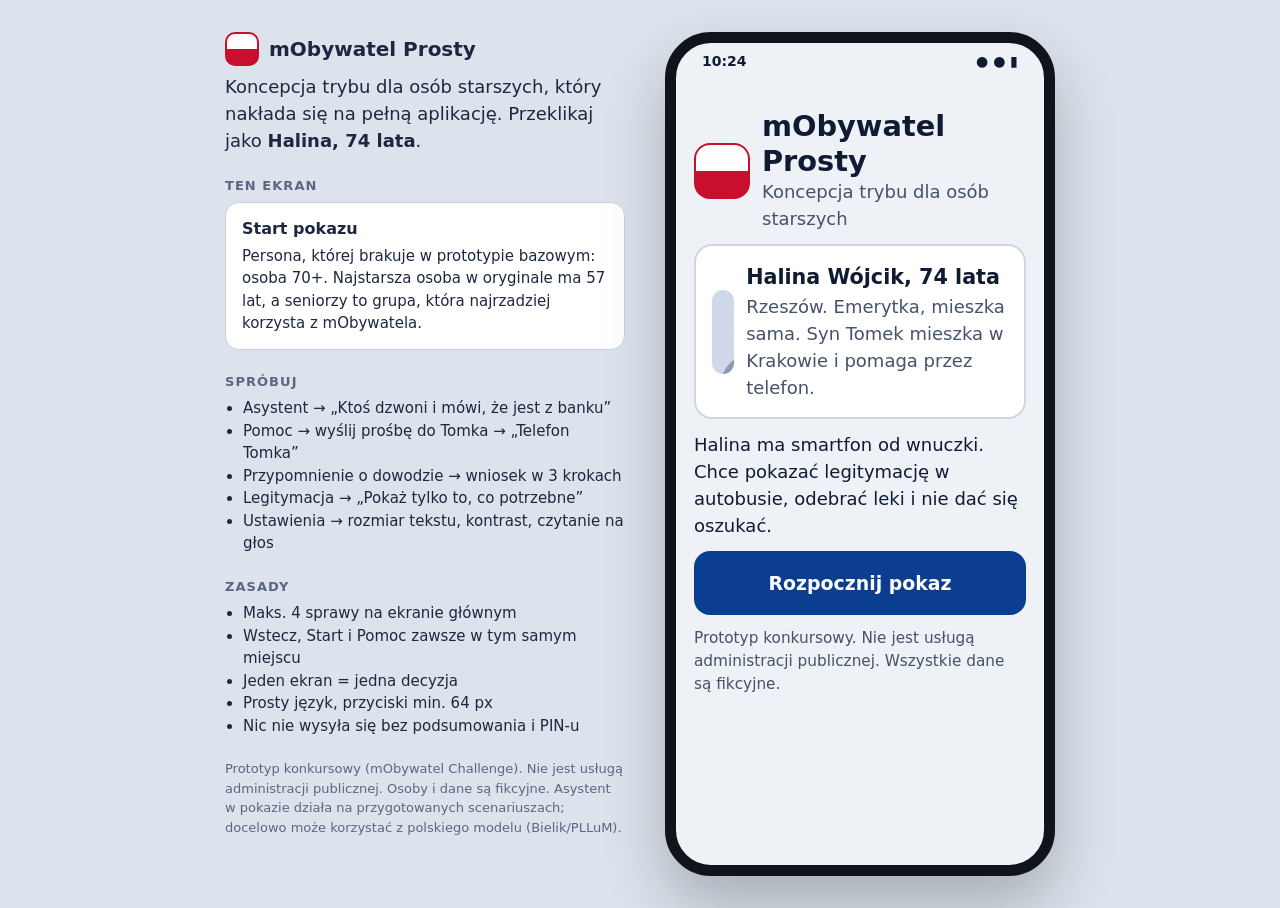
<file: mobywatel-prosty/index.html>
<!doctype html>
<html lang="pl">
<head>
<meta charset="utf-8">
<meta name="viewport" content="width=device-width, initial-scale=1, viewport-fit=cover">
<title>mObywatel Prosty – koncepcja</title>
<meta name="description" content="Klikalny prototyp trybu Prosty dla osób starszych. Koncepcja konkursowa – nie jest usługą administracji publicznej. Dane fikcyjne.">
<style>
:root{
  --scale:1;
  --bg:#eef1f6; --surface:#ffffff; --fg:#0f1b33; --muted:#45526a; --line:#cfd6e3;
  --primary:#0b3d91; --on-primary:#ffffff; --primary-soft:#e3ebfa;
  --red:#b70f2a; --warn-bg:#fff4d6; --warn-line:#a06e00; --ok:#0f6b37; --ok-bg:#e1f3e8; --danger-bg:#fde8eb;
  --focus:#ff9f1c;
}
body.hc{
  --bg:#000; --surface:#000; --fg:#fff; --muted:#fff; --line:#fff;
  --primary:#ffd400; --on-primary:#000; --primary-soft:#222;
  --warn-bg:#000; --warn-line:#ffd400; --ok:#7dffa4; --ok-bg:#000; --danger-bg:#000; --red:#ff6b6b;
}
*{box-sizing:border-box}
html{font-size:calc(18px * var(--scale))}
body{margin:0;font-family:system-ui,-apple-system,"Segoe UI",Roboto,Arial,sans-serif;background:#dde3ec;color:var(--fg)}
body.hc{background:#111}
button{font:inherit;cursor:pointer}
:focus-visible{outline:4px solid var(--focus);outline-offset:2px}
svg{width:1.4em;height:1.4em;fill:none;stroke:currentColor;stroke-width:1.9;stroke-linecap:round;stroke-linejoin:round;flex:none}

.stage{min-height:100vh;display:grid;grid-template-columns:minmax(280px,400px) auto;gap:40px;justify-content:center;align-items:start;padding:32px 16px}
.notes{font-size:15px;line-height:1.5;color:#1d2840;position:sticky;top:32px}
body.hc .notes{color:#fff}
.notes .brand{display:flex;align-items:center;gap:10px;font-weight:800;font-size:20px}
.notes h2{font-size:13px;text-transform:uppercase;letter-spacing:.08em;color:#5a6782;margin:22px 0 6px}
body.hc .notes h2{color:#ffd400}
.notes .now{background:#fff;border:1px solid #c9d1de;border-radius:14px;padding:14px 16px}
body.hc .notes .now{background:#000;border-color:#fff}
.notes .now b{display:block;font-size:16px;margin-bottom:4px}
.notes ul{padding-left:18px;margin:6px 0}
.notes .disc{font-size:13px;color:#5a6782;margin-top:22px}
.mark{width:34px;height:34px;border-radius:10px;background:linear-gradient(180deg,#fff 0 50%,#c8102e 50% 100%);border:2px solid #c8102e;flex:none}

.phone{width:390px;height:844px;border-radius:46px;border:11px solid #10131a;background:var(--bg);overflow:hidden;display:flex;flex-direction:column;position:relative;box-shadow:0 30px 60px rgba(16,19,26,.25)}
.status{display:flex;justify-content:space-between;padding:10px 26px 4px;font-size:14px;font-weight:700;color:var(--fg)}
#app{flex:1;overflow-y:auto;padding:8px 18px 28px}
nav.bottom{display:grid;grid-template-columns:repeat(3,1fr);gap:8px;padding:10px 12px calc(12px + env(safe-area-inset-bottom));border-top:2px solid var(--line);background:var(--surface)}
nav.bottom[hidden]{display:none}
.navbtn{min-height:64px;border-radius:14px;border:2px solid var(--line);background:var(--surface);color:var(--fg);font-weight:800;font-size:.9rem;display:flex;flex-direction:column;align-items:center;justify-content:center;gap:2px}
.navbtn:disabled{opacity:.4;cursor:default}
.navbtn.help{border-color:var(--primary);color:var(--primary)}

h1{font-size:1.6rem;line-height:1.2;margin:.3em 0 .45em}
h1:focus{outline:none}
h2{font-size:1.15rem;margin:1.2em 0 .5em}
p{font-size:1rem;line-height:1.5;margin:.4em 0}
.muted{color:var(--muted)}
.stack>*+*{margin-top:12px}
.btn{display:flex;align-items:center;justify-content:center;gap:10px;width:100%;min-height:64px;padding:14px 18px;border-radius:16px;font-size:1.05rem;font-weight:800;border:2px solid var(--primary);background:var(--surface);color:var(--primary);text-align:center}
.btn.primary{background:var(--primary);color:var(--on-primary)}
.btn.danger{background:var(--red);border-color:var(--red);color:#fff}
.btn.left{justify-content:flex-start;text-align:left}
.btn.small{min-height:52px;font-size:.95rem}
.tiles{display:grid;grid-template-columns:1fr 1fr;gap:12px}
body.big .tiles{grid-template-columns:1fr}
body.big .hello{flex-direction:column-reverse;align-items:stretch}
body.big .gear{align-self:flex-end}
body.big .tile{min-height:96px;flex-direction:row;align-items:center;justify-content:flex-start;gap:14px}
.tile{min-height:150px;border-radius:20px;background:var(--surface);border:2px solid var(--line);display:flex;flex-direction:column;align-items:flex-start;justify-content:space-between;padding:16px;font-size:1.12rem;font-weight:800;color:var(--fg);text-align:left;line-height:1.2}
.ic{width:52px;height:52px;border-radius:15px;display:grid;place-items:center;background:var(--primary-soft);color:var(--primary);flex:none}
.ic svg{width:30px;height:30px}
.hello{display:flex;justify-content:space-between;align-items:flex-start;gap:10px}
.gear{min-height:56px;padding:0 12px;border-radius:14px;border:2px solid var(--line);background:var(--surface);color:var(--fg);font-weight:700;font-size:.85rem;display:flex;align-items:center;gap:6px}
.card{background:var(--surface);border:2px solid var(--line);border-radius:18px;padding:16px}
.warn{background:var(--warn-bg);border:2px solid var(--warn-line);border-radius:18px;padding:16px}
.okbox{background:var(--ok-bg);border:2px solid var(--ok);border-radius:18px;padding:16px}
.danger{background:var(--danger-bg);border:3px solid var(--red);border-radius:18px;padding:16px}
.row{display:flex;gap:12px;align-items:center}
.pill{display:inline-block;padding:4px 10px;border-radius:999px;font-size:.8rem;font-weight:800;background:var(--primary-soft);color:var(--primary)}
.hl{outline:5px solid var(--focus)!important;outline-offset:3px;animation:pulse 1.1s ease-in-out infinite}
@keyframes pulse{50%{outline-offset:8px}}
.hint{background:var(--focus);color:#1a1000;font-weight:800;border-radius:14px;padding:12px 14px;margin-bottom:12px}
.helpbar{display:flex;flex-wrap:wrap;align-items:center;gap:8px;background:var(--ok-bg);border:2px solid var(--ok);border-radius:14px;padding:10px 12px;margin-bottom:12px;font-weight:800;color:var(--ok)}
.helpbar span{flex:1 1 100%}
.helpbar button{flex:1;min-height:48px;border-radius:12px;border:2px solid var(--ok);background:var(--surface);color:var(--ok);font-weight:800;font-size:.9rem}

/* dokument */
.doc{position:relative;overflow:hidden;border-radius:20px;background:linear-gradient(160deg,#fbfcff,#e7edf8);border:2px solid var(--line);color:#0f1b33;padding:0}
body.hc .doc{background:#000;color:#fff}
.doc .flag{height:14px;background:linear-gradient(180deg,#fff 0 50%,#c8102e 50%)}
.doc .in{padding:16px;display:grid;grid-template-columns:92px 1fr;gap:14px}
.avatar{width:92px;height:116px;border-radius:12px;background:#cfd8e8;display:grid;place-items:end center;overflow:hidden}
.avatar svg{width:86px;height:100px;stroke:none;fill:#8a9ab6}
.f{font-size:.78rem;color:#4b5873;text-transform:uppercase;letter-spacing:.04em}
body.hc .f{color:#ffd400}
.v{font-size:1.1rem;font-weight:800;margin-bottom:6px}
.holo{position:absolute;inset:0;background:linear-gradient(110deg,transparent 35%,rgba(255,255,255,.75) 50%,transparent 65%);background-size:250% 100%;animation:sweep 2.6s linear infinite;pointer-events:none}
@keyframes sweep{from{background-position:120% 0}to{background-position:-120% 0}}

/* PIN */
.dots{display:flex;justify-content:center;gap:18px;margin:18px 0 22px}
.dots i{width:22px;height:22px;border-radius:50%;border:3px solid var(--primary)}
.dots i.on{background:var(--primary)}
.pad{display:grid;grid-template-columns:repeat(3,1fr);gap:12px}
.key{min-height:72px;border-radius:18px;border:2px solid var(--line);background:var(--surface);color:var(--fg);font-size:1.6rem;font-weight:800}

/* czat */
.bubble{max-width:88%;padding:14px 16px;border-radius:18px;margin:10px 0;line-height:1.45;font-size:1rem}
.bubble.bot{background:var(--surface);border:2px solid var(--line);border-top-left-radius:6px}
.bubble.me{background:var(--primary);color:var(--on-primary);margin-left:auto;border-top-right-radius:6px}
.bact{margin-top:12px}
.inrow{display:flex;gap:8px;margin-top:12px}
.inrow input{flex:1;min-height:60px;border-radius:14px;border:2px solid var(--line);padding:0 14px;font-size:1rem;background:var(--surface);color:var(--fg)}
.inrow button{min-width:96px;border-radius:14px;border:2px solid var(--primary);background:var(--primary);color:var(--on-primary);font-weight:800}
.listening{animation:pulse 1s infinite;outline:5px solid var(--focus)}

/* kroki */
.steps{display:flex;gap:6px;margin:6px 0 4px}
.steps i{flex:1;height:8px;border-radius:4px;background:var(--line)}
.steps i.on{background:var(--primary)}
.choice{display:flex;align-items:center;gap:14px;width:100%;min-height:72px;padding:14px 16px;border-radius:16px;border:2px solid var(--line);background:var(--surface);color:var(--fg);font-size:1rem;font-weight:700;text-align:left}
.choice[aria-pressed="true"]{border-color:var(--primary);box-shadow:inset 0 0 0 2px var(--primary)}
.radio{width:28px;height:28px;border-radius:50%;border:3px solid var(--primary);flex:none;display:grid;place-items:center}
.choice[aria-pressed="true"] .radio::after{content:"";width:14px;height:14px;border-radius:50%;background:var(--primary)}
dl.sum{margin:0}
dl.sum div{display:flex;justify-content:space-between;gap:12px;padding:12px 0;border-bottom:1px solid var(--line)}
dl.sum dt{color:var(--muted)}
dl.sum dd{margin:0;font-weight:800;text-align:right}

/* log */
.log{border-left:4px solid var(--primary);padding:4px 0 4px 14px;margin:14px 0}
.log b{display:block}

/* modale */
.modal{position:absolute;inset:0;background:rgba(10,15,30,.55);display:flex;align-items:flex-end;z-index:20}
.modal[hidden]{display:none}
.sheet{background:var(--bg);width:100%;max-height:96%;overflow:auto;border-radius:26px 26px 0 0;padding:20px 18px 26px}
.sheet.full{height:100%;max-height:100%;border-radius:0}
.tomek{background:#1d2333;color:#fff}
.tomek .card{background:#2a3146;border-color:#3c4560;color:#fff}
.tomek .btn{background:#2a3146;color:#fff;border-color:#8fb1ff}
.tomek .btn.primary{background:#8fb1ff;color:#0b1530}
#toast{position:absolute;left:14px;right:14px;bottom:110px;background:#0f1b33;color:#fff;padding:14px 16px;border-radius:14px;font-weight:700;z-index:30;opacity:0;transform:translateY(10px);transition:.25s;pointer-events:none}
body.hc #toast{background:#ffd400;color:#000}
#toast.show{opacity:1;transform:none}
.full-grid{display:grid;grid-template-columns:repeat(4,1fr);gap:8px}
.full-grid div{font-size:11px;background:var(--surface);border:1px solid var(--line);border-radius:10px;padding:8px 4px;text-align:center;min-height:58px}

@media (max-width:860px){
  .stage{grid-template-columns:1fr;padding:0;gap:0}
  .phone{width:100%;height:100dvh;border:0;border-radius:0;box-shadow:none}
  .notes{order:2;position:static;padding:24px 18px 40px}
}
@media (prefers-reduced-motion:reduce){*{animation:none!important;transition:none!important}}
</style>
</head>
<body>
<div class="stage">
  <aside class="notes" aria-label="Opis koncepcji">
    <div class="brand"><span class="mark" aria-hidden="true"></span>mObywatel Prosty</div>
    <p>Koncepcja trybu dla osób starszych, który nakłada się na pełną aplikację. Przeklikaj jako <b>Halina, 74 lata</b>.</p>
    <h2>Ten ekran</h2>
    <div class="now"><b id="noteTitle">Start</b><span id="noteText"></span></div>
    <h2>Spróbuj</h2>
    <ul>
      <li>Asystent → „Ktoś dzwoni i mówi, że jest z banku”</li>
      <li>Pomoc → wyślij prośbę do Tomka → „Telefon Tomka”</li>
      <li>Przypomnienie o dowodzie → wniosek w 3 krokach</li>
      <li>Legitymacja → „Pokaż tylko to, co potrzebne”</li>
      <li>Ustawienia → rozmiar tekstu, kontrast, czytanie na głos</li>
    </ul>
    <h2>Zasady</h2>
    <ul>
      <li>Maks. 4 sprawy na ekranie głównym</li>
      <li>Wstecz, Start i Pomoc zawsze w tym samym miejscu</li>
      <li>Jeden ekran = jedna decyzja</li>
      <li>Prosty język, przyciski min. 64 px</li>
      <li>Nic nie wysyła się bez podsumowania i PIN-u</li>
    </ul>
    <p class="disc">Prototyp konkursowy (mObywatel Challenge). Nie jest usługą administracji publicznej. Osoby i dane są fikcyjne. Asystent w pokazie działa na przygotowanych scenariuszach; docelowo może korzystać z polskiego modelu (Bielik/PLLuM).</p>
  </aside>

  <div class="phone" id="phone">
    <div class="status" aria-hidden="true"><span>10:24</span><span>● ● ▮</span></div>
    <main id="app" aria-live="polite"></main>
    <nav class="bottom" id="nav" aria-label="Nawigacja">
      <button class="navbtn" data-act="back" id="backBtn"><svg viewBox="0 0 24 24"><path d="M15 5l-7 7 7 7"/></svg>Wstecz</button>
      <button class="navbtn" data-act="home"><svg viewBox="0 0 24 24"><path d="M4 11l8-7 8 7v9H4z"/><path d="M10 20v-5h4v5"/></svg>Start</button>
      <button class="navbtn help" data-go="help"><svg viewBox="0 0 24 24"><circle cx="12" cy="12" r="9"/><path d="M9.5 9.5a2.5 2.5 0 015 .5c0 1.6-2.5 2-2.5 3.5M12 17h.01"/></svg>Pomoc</button>
    </nav>
    <div class="modal" id="modal" hidden></div>
    <div id="toast" role="status"></div>
  </div>
</div>

<script>
const $ = s => document.querySelector(s);
const app = $('#app'), modal = $('#modal');
const esc = t => String(t).replace(/[&<>"]/g, c => ({'&':'&amp;','<':'&lt;','>':'&gt;','"':'&quot;'}[c]));

const I = {
  id:'<svg viewBox="0 0 24 24"><rect x="2.5" y="5" width="19" height="14" rx="2.5"/><circle cx="8.5" cy="11" r="2.3"/><path d="M5.3 16c.6-1.5 1.8-2.3 3.2-2.3s2.6.8 3.2 2.3M14 10h5M14 13.5h4"/></svg>',
  card:'<svg viewBox="0 0 24 24"><rect x="3" y="4" width="18" height="16" rx="2.5"/><path d="M7 9h10M7 13h6M7 17h4"/></svg>',
  pill:'<svg viewBox="0 0 24 24"><rect x="3" y="8.5" width="18" height="7" rx="3.5" transform="rotate(-40 12 12)"/><path d="M9.3 8.8l5.4 6.4"/></svg>',
  coin:'<svg viewBox="0 0 24 24"><ellipse cx="12" cy="7" rx="7" ry="3"/><path d="M5 7v5c0 1.7 3.1 3 7 3s7-1.3 7-3V7M5 12v5c0 1.7 3.1 3 7 3s7-1.3 7-3v-5"/></svg>',
  mic:'<svg viewBox="0 0 24 24"><rect x="9" y="3" width="6" height="11" rx="3"/><path d="M5.5 11a6.5 6.5 0 0013 0M12 17.5V21"/></svg>',
  people:'<svg viewBox="0 0 24 24"><circle cx="9" cy="8" r="3.2"/><path d="M3 19c.8-3.2 3.1-5 6-5s5.2 1.8 6 5"/><circle cx="17" cy="9" r="2.5"/><path d="M16 14.2c2.4.2 4.2 1.8 5 4.8"/></svg>',
  gear:'<svg viewBox="0 0 24 24"><circle cx="12" cy="12" r="3"/><path d="M19.4 15a1.6 1.6 0 00.3 1.8l.1.1a2 2 0 11-2.8 2.8l-.1-.1a1.6 1.6 0 00-2.7 1.1V21a2 2 0 11-4 0v-.1a1.6 1.6 0 00-2.7-1.1l-.1.1a2 2 0 11-2.8-2.8l.1-.1A1.6 1.6 0 003 15.3H3a2 2 0 110-4h.1A1.6 1.6 0 004.6 9l-.1-.1a2 2 0 112.8-2.8l.1.1A1.6 1.6 0 0010 5V5a2 2 0 114 0v.1a1.6 1.6 0 002.7 1.1l.1-.1a2 2 0 112.8 2.8l-.1.1a1.6 1.6 0 001.1 2.7H21a2 2 0 110 4h-.1a1.6 1.6 0 00-1.5 1.3z"/></svg>',
  alert:'<svg viewBox="0 0 24 24"><path d="M12 3l10 18H2z"/><path d="M12 10v5M12 18h.01"/></svg>',
  shield:'<svg viewBox="0 0 24 24"><path d="M12 3l8 3v6c0 4.5-3.4 8-8 9-4.6-1-8-4.5-8-9V6z"/><path d="M8.5 12l2.5 2.5 4.5-5"/></svg>',
  check:'<svg viewBox="0 0 24 24"><circle cx="12" cy="12" r="9"/><path d="M8 12.5l2.8 2.8L16.5 9.5"/></svg>',
  speak:'<svg viewBox="0 0 24 24"><path d="M4 9v6h4l5 4V5L8 9z"/><path d="M16.5 8.5a5 5 0 010 7M19 6a8.5 8.5 0 010 12"/></svg>',
  phone:'<svg viewBox="0 0 24 24"><path d="M5 3h4l2 5-2.5 1.5a11 11 0 006 6L16 13l5 2v4a2 2 0 01-2 2A16 16 0 013 5a2 2 0 012-2z"/></svg>',
  eye:'<svg viewBox="0 0 24 24"><path d="M2 12s3.5-7 10-7 10 7 10 7-3.5 7-10 7S2 12 2 12z"/><circle cx="12" cy="12" r="3"/></svg>',
  bell:'<svg viewBox="0 0 24 24"><path d="M6 16V11a6 6 0 0112 0v5l2 2H4z"/><path d="M10 20a2 2 0 004 0"/></svg>',
  finger:'<svg viewBox="0 0 24 24"><path d="M12 11v3a8 8 0 01-2 5M8 8.5A5 5 0 0117 11v2M6 13a6 6 0 012-6.5M15.5 16a14 14 0 01-1 4M20 12a8 8 0 00-12-7"/></svg>',
  person:'<svg viewBox="0 0 100 120"><circle cx="50" cy="42" r="24"/><path d="M6 120c4-30 22-44 44-44s40 14 44 44z"/></svg>'
};

const st = { screen:'start', hist:[], scale:1, hc:false, tts:false, help:null, highlight:null, renewed:false, idBlocked:false, renew:{place:0}, chat:[], done:null, pinCb:null };

/* ---------- ekrany ---------- */
const S = {
start: () => ({ title:'Start pokazu', noNav:true,
  note:'Persona, której brakuje w prototypie bazowym: osoba 70+. Najstarsza osoba w oryginale ma 57 lat, a seniorzy to grupa, która najrzadziej korzysta z mObywatela.',
  html:`<div class="stack" style="padding-top:28px">
    <div class="row"><span class="mark" aria-hidden="true" style="width:56px;height:56px;border-radius:16px"></span>
      <div><h1 style="margin:0">mObywatel Prosty</h1><p class="muted say" style="margin:0">Koncepcja trybu dla osób starszych</p></div></div>
    <div class="card">
      <div class="row"><div class="avatar" style="width:70px;height:84px">${I.person}</div>
      <div><p style="margin:0;font-weight:800;font-size:1.15rem">Halina Wójcik, 74 lata</p>
      <p class="muted" style="margin:0">Rzeszów. Emerytka, mieszka sama. Syn Tomek mieszka w Krakowie i pomaga przez telefon.</p></div></div>
    </div>
    <p class="say">Halina ma smartfon od wnuczki. Chce pokazać legitymację w autobusie, odebrać leki i nie dać się oszukać.</p>
    <button class="btn primary" data-go="login">Rozpocznij pokaz</button>
    <p class="muted" style="font-size:.85rem">Prototyp konkursowy. Nie jest usługą administracji publicznej. Wszystkie dane są fikcyjne.</p>
  </div>`}),

login: () => ({ title:'Logowanie', noNav:true,
  note:'PIN zamiast wyłącznie Face ID – wiele tańszych telefonów go nie ma, a starsze osoby często mają z nim problem. Klawisze mają 72 px, kropki pokazują postęp. W pokazie zadziała dowolny PIN.',
  html:`<div style="padding-top:20px"><h1 style="text-align:center">Dzień dobry</h1>
    <p class="say" style="text-align:center">Wpisz swój PIN (4 cyfry)</p>
    <div class="pinwrap">${padHTML()}</div>
    <div style="margin-top:14px"><button class="btn" data-act="finger">${I.finger} Użyj odcisku palca</button></div></div>`,
  after: () => bindPad(app.querySelector('.pinwrap'), () => go('home',{reset:true})) }),

home: () => ({ title:'Ekran główny',
  note:'Maksymalnie 4 sprawy, z których senior naprawdę korzysta. Przypomnienie od razu proponuje działanie. Asystent ma gotowe podpowiedzi zamiast pustego pola. Przyciski Wstecz / Start / Pomoc są stale w tym samym miejscu.',
  html:`${st.highlight ? '<div class="hint say">Tomek pokazuje: naciśnij podświetlony przycisk</div>' : ''}
    <div class="hello"><div><p class="muted" style="margin:0">piątek, 13 listopada</p><h1 style="margin-top:2px">Dzień dobry, Pani Halino</h1></div>
    <button class="gear" data-go="settings" aria-label="Ustawienia">${I.gear}Ustawienia</button></div>
    ${st.renewed
      ? `<div class="okbox" style="margin-bottom:14px"><p style="margin:0;font-weight:800">${I.check} Nowy dowód: wniosek w realizacji</p><p class="say" style="margin:.3em 0 0">Wyślemy SMS, gdy będzie gotowy do odbioru.</p></div>`
      : `<div class="warn" style="margin-bottom:14px"><p style="margin:0 0 .3em;font-weight:800" class="say">Pani dowód osobisty traci ważność 23 grudnia (za 40 dni)</p>
         <button class="btn primary small" data-go="renew1" data-hl="renew">Pomóż mi go odnowić</button></div>`}
    <div class="tiles">
      <button class="tile" data-go="dowod" data-hl="dowod"><span class="ic">${I.id}</span>Mój dowód</button>
      <button class="tile" data-go="legit" data-hl="legit"><span class="ic">${I.card}</span>Legitymacja emeryta</button>
      <button class="tile" data-go="recepty" data-hl="recepty"><span class="ic">${I.pill}</span>Moje recepty<span class="pill">2 do odbioru</span></button>
      <button class="tile" data-go="emerytura" data-hl="emerytura"><span class="ic">${I.coin}</span>Moja emerytura</button>
    </div>
    <div class="stack" style="margin-top:14px">
      <button class="btn primary" data-act="openAssistant">${I.mic} Powiedz, czego potrzebujesz</button>
      <button class="btn left" data-go="reminders">${I.bell} Przypomnienia <span class="pill" style="margin-left:auto">3</span></button>
      <button class="btn left" data-go="privacy">${I.eye} Kto sprawdzał moje dane</button>
    </div>`}),

dowod: () => ({ title:'Mój dowód',
  note:'Jeden dokument = jeden ekran. Tryb kontroli pokazuje animację i godzinę sprawdzenia, żeby nie dało się go podrobić zrzutem ekranu. Przycisk czytania na głos przy każdym dokumencie.',
  html:`<h1>Mój dowód</h1>
    ${st.idBlocked ? '<div class="danger" style="margin-bottom:12px"><p style="margin:0;font-weight:800">Dowód jest zablokowany (zgubiony portfel)</p><button class="btn small" style="margin-top:10px" data-act="unblock">Portfel się znalazł – odblokuj</button></div>' : ''}
    ${docHTML()}
    <div class="stack" style="margin-top:14px">
      <button class="btn primary" data-act="control">${I.shield} Pokaż do kontroli</button>
      <button class="btn" data-act="readDoc">${I.speak} Przeczytaj na głos</button>
    </div>
    <p class="muted say" style="margin-top:12px">Ważny do 23 grudnia 2026. Odnowienie zajmie 3 kroki.</p>`}),

legit: () => ({ title:'Legitymacja emeryta',
  note:'Prywatność: zamiast pokazywać cały dokument, Halina może pokazać tylko to, czego potrzebuje kierowca lub kasjer – że ma prawo do zniżki. Bez PESEL-u i adresu.',
  html:`<h1>Legitymacja emeryta</h1>
    <div class="doc"><div class="flag"></div><div class="in">
      <div class="avatar">${I.person}</div>
      <div><div class="f">Imię i nazwisko</div><div class="v">Halina Wójcik</div>
      <div class="f">Rodzaj świadczenia</div><div class="v">Emerytura</div>
      <div class="f">Wydana przez</div><div class="v">ZUS</div></div></div><div class="holo"></div></div>
    <p class="say" style="margin-top:12px">Pokaż kierowcy albo w kasie, aby dostać zniżkę.</p>
    <div class="stack"><button class="btn primary" data-act="minimal">${I.eye} Pokaż tylko to, co potrzebne</button>
    <button class="btn" data-act="control">${I.shield} Pokaż całą legitymację</button></div>`}),

recepty: () => ({ title:'Moje recepty',
  note:'Nazwy leków po ludzku („lek na ciśnienie”) obok nazwy z recepty. Kod dla farmaceuty jest bardzo duży, żeby dało się go pokazać przez ladę.',
  html:`<h1>Moje recepty</h1><p class="say">Ma Pani 2 recepty do odebrania w aptece.</p>
    <div class="stack">
      <div class="card"><p style="margin:0;font-weight:800;font-size:1.15rem">Lek na ciśnienie</p><p class="muted" style="margin:.2em 0">Amlodypina 5 mg, 1 opakowanie</p>
        <p style="margin:.2em 0 .6em"><b>Odbierz do 12 grudnia</b></p><button class="btn primary small" data-act="rxCode">Pokaż farmaceucie</button></div>
      <div class="card"><p style="margin:0;font-weight:800;font-size:1.15rem">Lek na cholesterol</p><p class="muted" style="margin:.2em 0">Atorwastatyna 20 mg, 1 opakowanie</p>
        <p style="margin:.2em 0 .6em"><b>Odbierz do 3 stycznia</b></p><button class="btn primary small" data-act="rxCode">Pokaż farmaceucie</button></div>
    </div>`}),

emerytura: () => ({ title:'Moja emerytura',
  note:'Usługa „Twoja emerytura” w prostym języku: najpierw data i kwota najbliższej wypłaty, szczegóły niżej.',
  html:`<h1>Moja emerytura</h1>
    <div class="card"><p class="muted" style="margin:0">Następna wypłata</p><p class="say" style="font-size:1.6rem;font-weight:800;margin:.1em 0">10 grudnia</p>
    <p class="say" style="font-size:1.3rem;margin:0"><b>2 840,12 zł</b> na konto w banku</p></div>
    <h2>Ostatnie wypłaty</h2>
    <dl class="sum"><div><dt>10 listopada</dt><dd>2 840,12 zł</dd></div><div><dt>10 października</dt><dd>2 840,12 zł</dd></div><div><dt>10 września</dt><dd>2 840,12 zł</dd></div></dl>
    <div style="margin-top:14px"><button class="btn" data-act="readAll">${I.speak} Przeczytaj na głos</button></div>`}),

reminders: () => ({ title:'Przypomnienia',
  note:'Państwo, które samo przypomina o terminach – i od razu daje przycisk, żeby sprawę załatwić. Bez szukania.',
  html:`<h1>Przypomnienia</h1>
    <div class="stack">
      ${st.renewed ? '' : `<div class="warn"><p style="margin:0;font-weight:800">Dowód osobisty – ważny do 23 grudnia</p><p style="margin:.2em 0 .6em">Za 40 dni</p><button class="btn primary small" data-go="renew1">Odnów teraz</button></div>`}
      <div class="card"><p style="margin:0;font-weight:800">Recepta na lek na ciśnienie</p><p style="margin:.2em 0 .6em">Odbierz do 12 grudnia</p><button class="btn small" data-go="recepty">Pokaż receptę</button></div>
      <div class="card"><p style="margin:0;font-weight:800">Emerytura wpłynie 10 grudnia</p><p style="margin:.2em 0 0">2 840,12 zł</p></div>
    </div>
    <p class="muted" style="margin-top:14px">Przypomnienia mogą też trafić do Tomka – za Pani zgodą.</p>`}),

privacy: () => ({ title:'Kto sprawdzał moje dane',
  note:'Prywatność i kontrola danych: historia, kto i kiedy pobrał dane, prostym językiem. Przycisk „To nie ja” od razu prowadzi do zastrzeżenia PESEL-u.',
  html:`<h1>Kto sprawdzał moje dane</h1><p class="say">Ostatnie 30 dni. Jeśli czegoś Pani nie rozpoznaje, proszę nacisnąć „To nie ja”.</p>
    <div class="log"><b>Apteka „Pod Lipą”, 5 listopada</b><span class="muted">Sprawdziła: receptę i PESEL</span></div>
    <div class="log"><b>Przychodnia, 28 października</b><span class="muted">Sprawdziła: imię, nazwisko, PESEL</span></div>
    <div class="log"><b>Kontrola biletów MPK, 21 października</b><span class="muted">Sprawdziła: prawo do zniżki (bez PESEL-u)</span></div>
    <div class="stack" style="margin-top:16px"><button class="btn danger" data-go="scam">To nie ja – coś jest nie tak</button></div>`}),

assistant: () => ({ title:'Asystent',
  note:'Gotowe prośby zamiast pustej rozmowy. Można mówić (rozpoznawanie mowy pl-PL w przeglądarce) albo pisać. Każde działanie wymaga podsumowania i PIN-u. Docelowo asystent na polskim modelu (Bielik/PLLuM).',
  html:`<h1>W czym mogę pomóc?</h1>
    ${st.chat.map(m => `<div class="bubble ${m.who}">${m.html}</div>`).join('')}
    <div class="stack" style="margin-top:12px">
      <button class="btn left small" data-intent="wallet">Zgubiłam portfel</button>
      <button class="btn left small" data-intent="scam">Ktoś dzwoni i mówi, że jest z banku</button>
      <button class="btn left small" data-intent="pension">Kiedy dostanę emeryturę?</button>
      <button class="btn left small" data-intent="meds">Chcę odebrać leki</button>
      <button class="btn primary" id="micBtn" data-act="mic">${I.mic}<span>Naciśnij i mów</span></button>
    </div>
    <form class="inrow" id="askForm"><label class="sr" for="ask" style="position:absolute;left:-9999px">Napisz prośbę</label>
      <input id="ask" placeholder="Albo napisz tutaj…" autocomplete="off"><button type="submit">Wyślij</button></form>`,
  after: () => { const b=[...app.querySelectorAll('.bubble')]; if (b.length > 1) b[b.length-2].scrollIntoView({block:'start'}); } }),

scam: () => ({ title:'Ostrzeżenie przed oszustwem',
  note:'Scenariusz, którego brakuje w oryginale: oszustwo „na pracownika banku” lub „na policjanta”. Seniorzy są głównym celem. Aplikacja daje jedno jasne polecenie i jeden przycisk do bliskiej osoby.',
  html:`<div class="danger"><p style="margin:0;color:var(--red);font-weight:800">${I.alert} Uwaga</p>
    <h1 style="margin-top:6px">To prawdopodobnie oszustwo. Proszę się rozłączyć.</h1>
    <p class="say">Bank, policja ani urząd <b>nigdy</b> nie proszą o PIN, kod z SMS-a, przelew na „bezpieczne konto” ani instalowanie aplikacji.</p></div>
    <div class="stack" style="margin-top:14px">
      <button class="btn primary" data-act="callTomek">${I.phone} Zadzwoń do Tomka</button>
      <button class="btn" data-act="callBank">${I.phone} Zadzwoń do swojego banku (numer z karty)</button>
      <button class="btn" data-act="blockPesel">${I.shield} Zastrzeż mój PESEL</button>
    </div>
    <p class="muted" style="margin-top:12px">Zastrzeżony PESEL blokuje wzięcie kredytu na Pani dane. Można go odblokować w każdej chwili.</p>`}),

help: () => ({ title:'Pomoc bliskiej osoby',
  note:'Tomek widzi, na którym ekranie jest mama, ale nie widzi jej dokumentów ani danych. Może podświetlić przycisk na jej telefonie. Kliknij „Telefon Tomka”, żeby zobaczyć jego stronę.',
  html:`<h1>Pomoc</h1>
    ${st.help === 'on'
      ? `<div class="okbox"><p style="margin:0;font-weight:800" class="say">Tomek pomaga Pani teraz.</p><p style="margin:.3em 0 0">Widzi, na którym ekranie Pani jest. Nie widzi Pani dokumentów.</p></div>
         <div class="stack" style="margin-top:14px"><button class="btn primary" data-act="tomek">Zobacz telefon Tomka (pokaz)</button><button class="btn" data-act="endHelp">Zakończ pomoc</button></div>`
      : st.help === 'waiting'
      ? `<div class="card"><p class="say" style="margin:0;font-weight:800">Wysłano prośbę do Tomka…</p><p style="margin:.3em 0 0">Gdy odpowie, zobaczy Pani to tutaj.</p></div>`
      : `<p class="say">Kogo poprosić o pomoc?</p>
         <div class="stack">
          <button class="btn primary left" data-act="askHelp">${I.people}<span>Tomek (syn)<br><small style="font-weight:600">Wyślij prośbę o pomoc</small></span></button>
          <button class="btn left" data-act="callTomek">${I.phone} Zadzwoń do Tomka</button>
          <button class="btn left" data-act="hotline">${I.phone} Zadzwoń na infolinię</button>
          <button class="btn left" data-act="openAssistant">${I.mic} Zapytaj asystenta</button>
         </div>`}`}),

renew1: () => ({ title:'Nowy dowód – krok 1',
  note:'Jedna sprawa od początku do końca: wniosek o nowy dowód w 3 krokach. Jeden ekran = jedna decyzja, pasek postępu „Krok 1 z 3”. Fotograf może wysłać zdjęcie od razu do aplikacji.',
  html:`${stepsHTML(1)}<h1>Zdjęcie do dowodu</h1>
    <p class="say">Potrzebne jest aktualne zdjęcie (zrobione w ciągu ostatnich 6 miesięcy). Fotograf może wysłać je od razu do aplikacji.</p>
    <div class="stack"><button class="btn primary" data-act="photo">Mam zdjęcie od fotografa</button>
    <button class="btn" data-act="remindTomorrow">Przypomnij mi jutro</button></div>`}),

renew2: () => ({ title:'Nowy dowód – krok 2',
  note:'Duże pola wyboru zamiast list rozwijanych. Domyślnie podpowiadamy najbliższy urząd.',
  html:`${stepsHTML(2)}<h1>Gdzie odbierze Pani dowód?</h1>
    <div class="okbox" style="margin-bottom:12px"><p style="margin:0">${I.check} Zdjęcie przyjęte</p></div>
    <div class="stack">
      <button class="choice" data-act="place" data-v="0" aria-pressed="${st.renew.place===0}"><span class="radio"></span><span>Urząd Miasta Rzeszowa<br><small class="muted">najbliżej Pani adresu</small></span></button>
      <button class="choice" data-act="place" data-v="1" aria-pressed="${st.renew.place===1}"><span class="radio"></span><span>Urząd Miasta Krakowa<br><small class="muted">blisko syna</small></span></button>
    </div>
    <div style="margin-top:14px"><button class="btn primary" data-go="renew3">Dalej</button></div>`}),

renew3: () => ({ title:'Nowy dowód – krok 3',
  note:'Podsumowanie przed wysłaniem – prostym językiem, z informacją o opłacie (dowód jest bezpłatny). Wysłanie wymaga PIN-u.',
  html:`${stepsHTML(3)}<h1>Sprawdź i wyślij</h1>
    <dl class="sum"><div><dt>Dokument</dt><dd>Nowy dowód osobisty</dd></div>
      <div><dt>Zdjęcie</dt><dd>Od fotografa</dd></div>
      <div><dt>Odbiór</dt><dd>${st.renew.place ? 'Urząd Miasta Krakowa' : 'Urząd Miasta Rzeszowa'}</dd></div>
      <div><dt>Opłata</dt><dd>0 zł</dd></div></dl>
    <p class="say" style="margin-top:12px">Stary dowód będzie ważny do odbioru nowego, ale nie dłużej niż do 23 grudnia.</p>
    <div style="margin-top:14px"><button class="btn primary" data-act="sendRenew">Wyślij wniosek</button></div>`}),

settings: () => ({ title:'Ustawienia',
  note:'Trzy rozmiary tekstu, wysoki kontrast i czytanie ekranów na głos. Tryb Prosty to nakładka – pełną aplikację można włączyć w każdej chwili.',
  html:`<h1>Ustawienia</h1>
    <h2>Wielkość tekstu</h2>
    <div class="row" role="group" aria-label="Wielkość tekstu">
      ${[[1,'A'],[1.15,'A+'],[1.3,'A++']].map(([v,l]) => `<button class="choice" style="justify-content:center;font-size:${v*1.1}rem" data-act="scale" data-v="${v}" aria-pressed="${st.scale===v}">${l}</button>`).join('')}
    </div>
    <h2>Wygląd i dźwięk</h2>
    <div class="stack">
      <button class="choice" data-act="hc" aria-pressed="${st.hc}"><span class="radio"></span>Wysoki kontrast</button>
      <button class="choice" data-act="tts" aria-pressed="${st.tts}"><span class="radio"></span>Czytaj każdy ekran na głos</button>
    </div>
    <h2>Widok aplikacji</h2>
    <div class="stack"><button class="btn" data-go="full">Przełącz na widok pełny</button>
    <button class="btn" data-act="logout">Wyloguj</button></div>`}),

full: () => ({ title:'Widok pełny',
  note:'Dla porównania: pełna aplikacja ma dziesiątki usług. Tryb Prosty ich nie usuwa, tylko chowa – syn czy wnuczka mogą przełączyć widok, żeby załatwić rzadszą sprawę.',
  html:`<div class="warn" style="margin-bottom:12px"><p style="margin:0 0 .5em;font-weight:800">To jest pełny widok aplikacji</p><button class="btn primary small" data-act="home">Wróć do widoku Prosty</button></div>
    <div class="full-grid" aria-hidden="true">${['mDowód','Prawo jazdy','Pojazdy','Punkty karne','mStłuczka','Legitymacje','eRecepta','Zastrzeż PESEL','Zastrzeż dokument','Firma','KRS','Księgi wieczyste','e-Doręczenia','Podpis','Rejestr wyborców','Wyjazd za granicę','Zgłoś urodzenie','Dyplomy','Emerytura','Karta Dużej Rodziny','Szkolenia obronne','Zgłoś problem','Wnioski','Płatności'].map(x=>`<div>${x}</div>`).join('')}</div>`}),

done: () => ({ title:'Gotowe',
  note:'Potwierdzenie wykonania prostym językiem i informacja, co dalej. Każdą sprawę można przekazać do wiadomości bliskiej osoby.',
  html:`<div class="okbox" style="margin-top:10px"><p style="margin:0;color:var(--ok)">${I.check}</p><h1>${st.done.title}</h1><p class="say">${st.done.text}</p></div>
    <div class="stack" style="margin-top:14px">${st.done.extra || ''}<button class="btn" data-act="notifyTomek">${I.people} Daj znać Tomkowi</button><button class="btn primary" data-act="home">Wróć na start</button></div>`})
};

/* ---------- pomocnicze widoki ---------- */
function docHTML(){
  return `<div class="doc"><div class="flag"></div><div class="in">
    <div class="avatar">${I.person}</div>
    <div><div class="f">Imię</div><div class="v">Halina</div><div class="f">Nazwisko</div><div class="v">Wójcik</div>
    <div class="f">Data urodzenia</div><div class="v">12.03.1952</div><div class="f">Ważny do</div><div class="v">23.12.2026</div></div></div>
    <div style="padding:0 16px 16px"><div class="f">Numer dowodu (fikcyjny)</div><div class="v">DEM 123456</div></div><div class="holo"></div></div>`;
}
function stepsHTML(n){ return `<p class="muted" style="margin:0">Krok ${n} z 3</p><div class="steps">${[1,2,3].map(i=>`<i class="${i<=n?'on':''}"></i>`).join('')}</div>`; }
function padHTML(){
  const k=['1','2','3','4','5','6','7','8','9','','0','⌫'];
  return `<div class="dots" aria-hidden="true"><i></i><i></i><i></i><i></i></div><div class="pad">${k.map(x => x==='' ? '<span></span>' : `<button type="button" class="key" data-k="${x}" aria-label="${x==='⌫'?'Usuń cyfrę':x}">${x}</button>`).join('')}</div>`;
}
function bindPad(root, onDone){
  let v='', finished=false; const dots=root.querySelectorAll('.dots i');
  root.addEventListener('click', e => {
    const b=e.target.closest('[data-k]'); if(!b || finished) return;
    const k=b.dataset.k;
    if(k==='⌫') v=v.slice(0,-1); else if(v.length<4) v+=k;
    dots.forEach((d,i)=>d.classList.toggle('on', i<v.length));
    if(v.length===4){ finished=true; setTimeout(onDone,250); }
  });
}
function helpBanner(){
  return `<div class="helpbar" role="status"><span>${I.people} Tomek pomaga Pani teraz</span><button data-act="tomek">Telefon Tomka</button><button data-act="endHelp">Zakończ</button></div>`;
}

/* ---------- nawigacja ---------- */
function go(name, opts={}){
  if(opts.reset) st.hist=[]; else if(st.screen!==name) st.hist.push(st.screen);
  st.screen=name; render();
}
function render(){
  const s=S[st.screen]();
  app.innerHTML = (st.help==='on' && !s.noNav && st.screen!=='help' ? helpBanner() : '') + s.html;
  app.scrollTop=0;
  $('#noteTitle').textContent=s.title; $('#noteText').textContent=s.note||'';
  $('#nav').hidden=!!s.noNav;
  $('#backBtn').disabled=!st.hist.length;
  if(st.highlight){ const el=app.querySelector(`[data-hl="${st.highlight}"]`); if(el){ el.classList.add('hl'); setTimeout(()=>el.scrollIntoView({block:'center',behavior:'smooth'}),60); } }
  const h=app.querySelector('h1'); if(h){ h.tabIndex=-1; h.focus({preventScroll:true}); }
  if(s.after) s.after();
  if(st.tts) speakScreen();
}

/* ---------- mowa ---------- */
function say(text){
  try{
    if(!('speechSynthesis' in window)){ toast('Ta przeglądarka nie potrafi czytać na głos'); return; }
    speechSynthesis.cancel();
    const u=new SpeechSynthesisUtterance(text); u.lang='pl-PL'; u.rate=.9;
    const v=speechSynthesis.getVoices().find(v=>v.lang && v.lang.toLowerCase().startsWith('pl')); if(v) u.voice=v;
    speechSynthesis.speak(u);
  }catch(e){}
}
function speakScreen(){ say([...app.querySelectorAll('h1, .say')].map(x=>x.innerText).join('. ')); }

/* ---------- modale ---------- */
function openModal(html, cls=''){ modal.innerHTML=`<div class="sheet ${cls}" role="dialog" aria-modal="true">${html}</div>`; modal.hidden=false; const f=modal.querySelector('h1,h2,button'); if(f){ f.tabIndex=f.tabIndex||-1; f.focus(); } }
function closeModal(){ modal.hidden=true; modal.innerHTML=''; }
function askPin(title, lines, onOk){
  st.pinCb=onOk;
  openModal(`<h2 style="margin-top:0;font-size:1.3rem">${title}</h2>
    <div class="card"><dl class="sum">${lines.map(([a,b])=>`<div><dt>${a}</dt><dd>${b}</dd></div>`).join('')}</dl></div>
    <p style="text-align:center;margin-top:14px">Potwierdź PIN-em</p><div class="pinwrap">${padHTML()}</div>
    <div class="stack" style="margin-top:12px"><button class="btn" data-act="pinFinger">${I.finger} Odcisk palca</button><button class="btn" data-act="closeModal">Anuluj</button></div>`);
  bindPad(modal.querySelector('.pinwrap'), () => { closeModal(); const cb=st.pinCb; st.pinCb=null; cb && cb(); });
}
let tt; function toast(t){ const el=$('#toast'); el.textContent=t; el.classList.add('show'); clearTimeout(tt); tt=setTimeout(()=>el.classList.remove('show'),3200); }
function finish(title, text, extra){ st.done={title,text,extra}; go('done'); }

/* ---------- asystent ---------- */
const R = {
  wallet:`Przykro mi. Mogę od razu <b>zablokować Pani dowód</b>, żeby nikt nie wziął na niego kredytu. Gdy portfel się znajdzie, odblokuje go Pani jednym przyciskiem.<div class="bact"><button class="btn primary small" data-act="blockId">Zablokuj mój dowód</button></div>`,
  scam:`<b>Najpierw proszę się rozłączyć.</b> Bank ani policja nigdy nie dzwonią z prośbą o kody czy przelew.<div class="bact"><button class="btn danger small" data-go="scam">Co mam teraz zrobić?</button></div>`,
  pension:`Najbliższa emerytura wpłynie na Pani konto <b>10 grudnia</b>. Kwota: <b>2 840,12 zł</b>.<div class="bact"><button class="btn small" data-go="emerytura">Zobacz szczegóły</button></div>`,
  meds:`Ma Pani <b>2 recepty</b> do odebrania: lek na ciśnienie i lek na cholesterol.<div class="bact"><button class="btn small" data-go="recepty">Pokaż moje recepty</button></div>`,
  id:`Pani dowód jest ważny do <b>23 grudnia</b>. Pomogę go odnowić – to 3 proste kroki.<div class="bact"><button class="btn small" data-go="renew1">Odnów dowód</button></div>`,
  unknown:`Nie wiem jeszcze, jak w tym pomóc. Proszę wybrać jedną z próśb poniżej albo poprosić o pomoc Tomka.<div class="bact"><button class="btn small" data-go="help">Poproś o pomoc</button></div>`
};
const TXT = { wallet:'Zgubiłam portfel', scam:'Ktoś dzwoni i mówi, że jest z banku', pension:'Kiedy dostanę emeryturę?', meds:'Chcę odebrać leki' };
function match(t){
  t=t.toLowerCase();
  if(/portfel|zgubi|ukrad|kradzie/.test(t)) return 'wallet';
  if(/bank|dzwoni|policj|oszu|kod|blik|przelew/.test(t)) return 'scam';
  if(/emerytur|rent|zus|wypłat|wyplat|pieni/.test(t)) return 'pension';
  if(/lek|recept|aptek|tablet/.test(t)) return 'meds';
  if(/dow[oó]d|odnow|ważn|wazn/.test(t)) return 'id';
  return 'unknown';
}
function intent(key, text){
  st.chat.push({who:'me', html:esc(text)});
  st.chat.push({who:'bot', html:R[key]||R.unknown});
  render();
  const bots=app.querySelectorAll('.bubble.bot');
  if(st.tts && bots.length) say(bots[bots.length-1].innerText);
}

/* ---------- akcje ---------- */
const A = {
  back(){ if(st.hist.length){ st.screen=st.hist.pop(); render(); } },
  home(){ go('home',{reset:true}); },
  finger(){ go('home',{reset:true}); },
  closeModal(){ closeModal(); },
  pinFinger(){ closeModal(); const cb=st.pinCb; st.pinCb=null; cb && cb(); },
  openAssistant(){ st.chat=[{who:'bot', html:'Dzień dobry! Proszę nacisnąć jedną z próśb poniżej albo powiedzieć własnymi słowami, czego Pani potrzebuje.'}]; go('assistant'); },
  control(){
    openModal(`<h2 style="margin-top:0">Dokument do kontroli</h2>${docHTML()}
      <div class="okbox" style="margin-top:12px"><p style="margin:0;font-weight:800">${I.check} Dokument sprawdzony dziś o 10:24</p><p style="margin:.2em 0 0">Ruchomy pasek oznacza, że to nie zrzut ekranu.</p></div>
      <div style="margin-top:14px"><button class="btn primary" data-act="closeModal">Zamknij</button></div>`,'full');
  },
  minimal(){
    openModal(`<h2 style="margin-top:0">Pokazuję tylko to, co potrzebne</h2>
      <div class="okbox" style="text-align:center;padding:26px 16px"><p style="font-size:1.6rem;font-weight:800;margin:0">Emerytka</p><p style="font-size:1.2rem;margin:.3em 0">Ma prawo do zniżki</p><p class="muted" style="margin:0">Halina W. · sprawdzone 10:24</p></div>
      <p style="margin-top:12px">Kontroler <b>nie widzi</b> PESEL-u, adresu ani daty urodzenia.</p>
      <div style="margin-top:14px"><button class="btn primary" data-act="closeModal">Zamknij</button></div>`,'full');
  },
  readDoc(){ say('Dowód osobisty. Halina Wójcik. Urodzona 12 marca 1952. Ważny do 23 grudnia 2026.'); },
  readAll(){ speakScreen(); },
  rxCode(){
    openModal(`<h2 style="margin-top:0">Pokaż farmaceucie</h2>
      <div class="card" style="text-align:center"><p class="muted" style="margin:0">Kod recepty</p><p style="font-size:3.2rem;font-weight:800;letter-spacing:.15em;margin:.1em 0">4827</p>
      <p class="muted" style="margin:0">PESEL</p><p style="font-size:1.4rem;font-weight:800;margin:.1em 0">520312•••••</p></div>
      <p class="muted" style="margin-top:10px">W pokazie PESEL jest ukryty.</p>
      <div class="stack" style="margin-top:12px"><button class="btn" data-act="readCode">${I.speak} Przeczytaj kod</button><button class="btn primary" data-act="closeModal">Zamknij</button></div>`,'full');
  },
  readCode(){ say('Kod recepty: cztery, osiem, dwa, siedem.'); },
  mic(t){
    const SR=window.SpeechRecognition||window.webkitSpeechRecognition;
    if(!SR){ toast('W tej przeglądarce proszę wybrać prośbę z listy albo napisać'); return; }
    try{
      const r=new SR(); r.lang='pl-PL'; r.interimResults=false; r.maxAlternatives=1;
      t.classList.add('listening'); t.querySelector('span').textContent='Słucham…';
      r.onresult=e=>{ const txt=e.results[0][0].transcript; intent(match(txt), txt); };
      r.onerror=()=>toast('Nic nie słychać. Proszę spróbować jeszcze raz albo wybrać z listy.');
      r.onend=()=>{ const b=$('#micBtn'); if(b){ b.classList.remove('listening'); b.querySelector('span').textContent='Naciśnij i mów'; } };
      r.start();
    }catch(e){ toast('Mikrofon jest niedostępny'); }
  },
  blockId(){
    askPin('Zablokować dowód?', [['Dokument','Dowód osobisty'],['Zastrzeżenie','we wszystkich bankach'],['Odblokowanie','w każdej chwili, tutaj']], () => {
      st.idBlocked=true;
      finish('Dowód jest zablokowany', 'Nikt nie weźmie na niego kredytu. Karty bankowe proszę zastrzec w swoim banku albo pod numerem 828 828 828.', `<button class="btn" data-act="callTomek">${I.phone} Zadzwoń do Tomka</button>`);
    });
  },
  unblock(){ askPin('Odblokować dowód?', [['Dokument','Dowód osobisty']], () => { st.idBlocked=false; toast('Dowód odblokowany'); render(); }); },
  blockPesel(){
    askPin('Zastrzec PESEL?', [['Co się stanie','Nikt nie weźmie kredytu na Pani dane'],['Odblokowanie','w każdej chwili']], () => finish('PESEL jest zastrzeżony', 'Banki nie udzielą kredytu na Pani dane. Gdy sama będzie Pani chciała wziąć kredyt, cofnie Pani zastrzeżenie w aplikacji.'));
  },
  callTomek(){ toast('W pokazie połączenie jest wyłączone. Dzwonię do: Tomek (syn)'); },
  callBank(){ toast('Numer banku jest na odwrocie karty. Proszę nie oddzwaniać na numer, z którego ktoś dzwonił.'); },
  hotline(){ toast('W pokazie połączenie z infolinią jest wyłączone'); },
  askHelp(){
    st.help='waiting'; render();
    setTimeout(()=>{ if(st.help!=='waiting') return; st.help='on'; toast('Tomek odpowiedział: „Już patrzę, mamo”'); render(); }, 2200);
  },
  endHelp(){ st.help=null; st.highlight=null; toast('Pomoc zakończona. Tomek nie widzi już Pani ekranu.'); render(); },
  tomek(){
    const where=S[st.screen]().title;
    openModal(`<p style="margin:0;opacity:.75">Pokaz: telefon Tomka (syn)</p>
      <h2 style="margin:.3em 0 .6em;font-size:1.3rem">Mama prosi o pomoc</h2>
      <div class="card"><p style="margin:0">Mama jest teraz na ekranie:</p><p style="margin:.2em 0 0;font-weight:800;font-size:1.2rem">${esc(where)}</p></div>
      <p style="opacity:.85">Nie widzisz jej dokumentów ani danych – tylko, gdzie jest w aplikacji.</p>
      <p style="font-weight:800;margin-bottom:6px">Pokaż mamie, gdzie nacisnąć:</p>
      <div class="stack">
        <button class="btn primary" data-act="show" data-v="recepty">Moje recepty</button>
        <button class="btn" data-act="show" data-v="legit">Legitymacja emeryta</button>
        <button class="btn" data-act="show" data-v="renew">Odnowienie dowodu</button>
        <button class="btn" data-act="callTomek">${I.phone} Zadzwoń do mamy</button>
        <button class="btn" data-act="closeModal">Zamknij</button>
      </div>`, 'tomek full');
  },
  show(t){ st.highlight=t.dataset.v; closeModal(); go('home',{reset:true}); },
  photo(){ toast('Zdjęcie od fotografa zostało przyjęte'); go('renew2'); },
  remindTomorrow(){ toast('Przypomnę jutro o 10:00'); go('home',{reset:true}); },
  place(t){ st.renew.place=+t.dataset.v; render(); },
  sendRenew(){
    askPin('Wysłać wniosek?', [['Dokument','Nowy dowód'],['Odbiór', st.renew.place?'UM Kraków':'UM Rzeszów'],['Opłata','0 zł']], () => {
      st.renewed=true;
      finish('Wniosek wysłany', 'Dostanie Pani SMS, gdy dowód będzie gotowy do odbioru (zwykle do 30 dni). Proszę zabrać ze sobą stary dowód.');
    });
  },
  notifyTomek(){ toast('Tomek dostał wiadomość o załatwionej sprawie'); },
  scale(t){ st.scale=+t.dataset.v; document.documentElement.style.setProperty('--scale', st.scale); document.body.classList.toggle('big', st.scale>=1.3); render(); },
  hc(){ st.hc=!st.hc; document.body.classList.toggle('hc', st.hc); render(); },
  tts(){ st.tts=!st.tts; if(!st.tts && 'speechSynthesis' in window) speechSynthesis.cancel(); render(); },
  logout(){ st.help=null; st.highlight=null; go('login',{reset:true}); }
};

document.addEventListener('click', e => {
  const t=e.target.closest('[data-go],[data-act],[data-intent]'); if(!t) return;
  if(st.highlight && t.dataset.hl===st.highlight) st.highlight=null;
  if(t.dataset.intent) intent(t.dataset.intent, TXT[t.dataset.intent]);
  else if(t.dataset.go){ if(!modal.hidden) closeModal(); go(t.dataset.go); }
  else if(A[t.dataset.act]) A[t.dataset.act](t, e);
});
document.addEventListener('submit', e => {
  if(e.target.id!=='askForm') return; e.preventDefault();
  const v=$('#ask').value.trim(); if(v) intent(match(v), v);
});
document.addEventListener('keydown', e => { if(e.key==='Escape' && !modal.hidden) closeModal(); });
render();
</script>
</body>
</html>
</file>
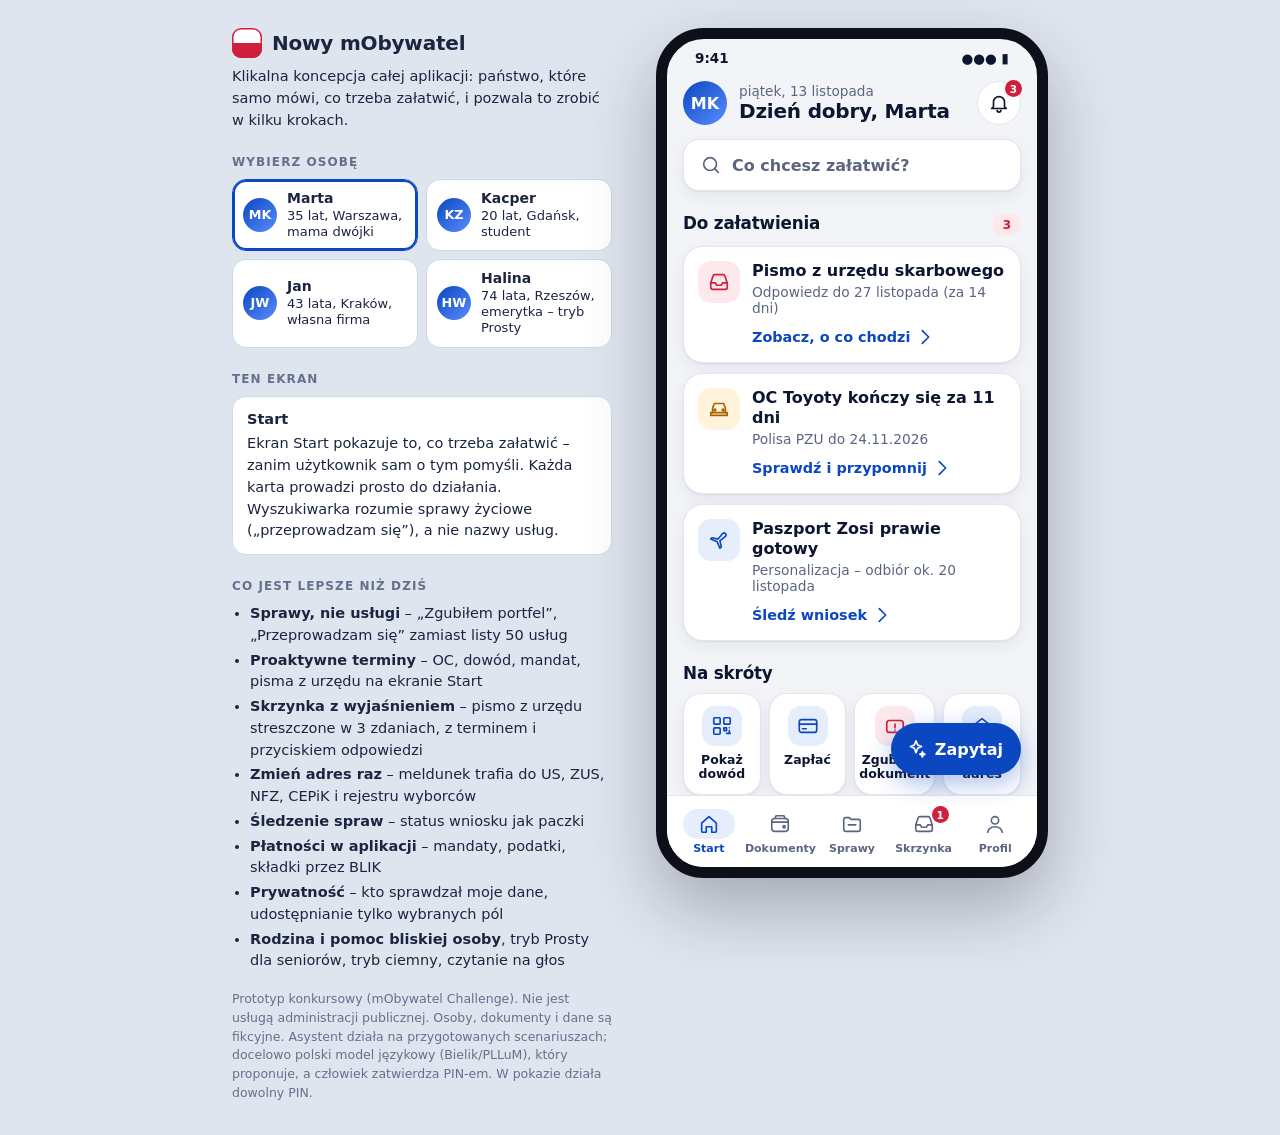
<file: mobywatel/index.html>
<!doctype html>
<html lang="pl">
<head>
<meta charset="utf-8">
<meta name="viewport" content="width=device-width, initial-scale=1, viewport-fit=cover">
<title>Nowy mObywatel – klikalny prototyp</title>
<meta name="description" content="Koncepcja nowej aplikacji mObywatel: sprawy zamiast usług, proaktywne terminy, skrzynka z wyjaśnieniami, płatności, prywatność, rodzina i tryb Prosty. Prototyp konkursowy, dane fikcyjne.">
<style>
:root{
  --scale:1;
  --bg:#f2f4f8; --surface:#fff; --surface2:#f7f8fb; --fg:#0c1630; --muted:#5a6580; --line:#e2e7ef;
  --primary:#0b47c1; --primary-ink:#fff; --primary-soft:#e6eefc;
  --red:#d01f3c; --red-soft:#fde9ec; --amber:#a66300; --amber-soft:#fff3dc; --green:#0e7a46; --green-soft:#e3f5eb;
  --shadow:0 1px 2px rgba(12,22,48,.06),0 6px 18px rgba(12,22,48,.06);
  --focus:#ff9f1c; --r:20px;
}
body.dark{
  --bg:#0b1020; --surface:#151b2e; --surface2:#1b2238; --fg:#eef2fb; --muted:#9aa5bf; --line:#262f48;
  --primary:#7aa4ff; --primary-ink:#06112b; --primary-soft:#1d2a4d;
  --red:#ff6b81; --red-soft:#3a1a24; --amber:#ffc266; --amber-soft:#33270f; --green:#5fd69a; --green-soft:#11301f;
  --shadow:0 1px 2px rgba(0,0,0,.3),0 6px 18px rgba(0,0,0,.25);
}
body.hc{
  --bg:#000; --surface:#000; --surface2:#000; --fg:#fff; --muted:#fff; --line:#fff;
  --primary:#ffd400; --primary-ink:#000; --primary-soft:#222; --red:#ff7b8c; --red-soft:#000; --amber:#ffd400; --amber-soft:#000; --green:#7dffa4; --green-soft:#000; --shadow:none;
}
*{box-sizing:border-box}
html{font-size:calc(16px * var(--scale))}
body{margin:0;font-family:"Inter",system-ui,-apple-system,"Segoe UI",Roboto,Arial,sans-serif;background:#dfe5ee;color:var(--fg);-webkit-font-smoothing:antialiased}
body.dark{background:#05080f}
button,input{font:inherit;color:inherit}
button{cursor:pointer;background:none;border:0;padding:0}
:focus-visible{outline:3px solid var(--focus);outline-offset:2px;border-radius:10px}
svg.i{width:22px;height:22px;fill:none;stroke:currentColor;stroke-width:1.8;stroke-linecap:round;stroke-linejoin:round;flex:none}

/* ---------- scena ---------- */
.stage{min-height:100vh;display:grid;grid-template-columns:minmax(300px,380px) auto;gap:44px;justify-content:center;align-items:start;padding:28px 16px}
.notes{font-size:14.5px;line-height:1.5;color:#1b2540;position:sticky;top:28px}
body.dark .notes{color:#d6deef}
.brand{display:flex;align-items:center;gap:10px;font-weight:800;font-size:20px;letter-spacing:-.01em}
.flagmark{width:30px;height:30px;border-radius:9px;background:linear-gradient(180deg,#fff 0 50%,#d01f3c 50%);box-shadow:inset 0 0 0 1.5px #d01f3c;flex:none}
.notes h3{font-size:12px;text-transform:uppercase;letter-spacing:.09em;color:#64708c;margin:22px 0 8px}
.personas{display:grid;grid-template-columns:1fr 1fr;gap:8px}
.pbtn{display:flex;gap:10px;align-items:center;padding:10px;border-radius:14px;border:1.5px solid #cfd7e4;background:#fff;text-align:left;font-size:13px;line-height:1.25}
body.dark .pbtn{background:#121829;border-color:#2a3350}
.pbtn b{display:block;font-size:14px}
.pbtn[aria-pressed="true"]{border-color:#0b47c1;box-shadow:0 0 0 2px #0b47c1 inset}
.now{background:#fff;border:1px solid #d3dae6;border-radius:14px;padding:12px 14px}
body.dark .now{background:#121829;border-color:#2a3350}
.now b{display:block;margin-bottom:3px}
.notes ul{margin:0;padding-left:18px}
.notes li{margin:3px 0}
.disc{font-size:12.5px;color:#64708c;margin-top:18px}

.phone{width:392px;height:850px;border-radius:48px;border:11px solid #0d1018;background:var(--bg);overflow:hidden;display:flex;flex-direction:column;position:relative;box-shadow:0 30px 70px rgba(13,16,24,.28)}
.sbar{display:flex;justify-content:space-between;padding:11px 28px 3px;font-size:13.5px;font-weight:700}
#app{flex:1;overflow-y:auto;overflow-x:hidden;padding:6px 16px 24px;scroll-behavior:smooth}
#app::-webkit-scrollbar{width:0}

/* ---------- dolna nawigacja ---------- */
nav.tabs{display:grid;grid-template-columns:repeat(5,1fr);padding:6px 6px calc(8px + env(safe-area-inset-bottom));background:var(--surface);border-top:1px solid var(--line)}
.tab{display:flex;flex-direction:column;align-items:center;gap:3px;padding:7px 0 4px;font-size:11px;font-weight:650;color:var(--muted);position:relative;border-radius:12px}
.tab[aria-current="page"]{color:var(--primary)}
.tab[aria-current="page"] .ti{background:var(--primary-soft)}
.ti{width:52px;height:30px;border-radius:15px;display:grid;place-items:center}
.dot{position:absolute;top:4px;left:calc(50% + 8px);min-width:17px;height:17px;padding:0 4px;border-radius:9px;background:var(--red);color:#fff;font-size:10.5px;font-weight:800;display:grid;place-items:center}
nav.simple{display:grid;grid-template-columns:repeat(3,1fr);gap:8px;padding:10px 12px calc(12px + env(safe-area-inset-bottom));background:var(--surface);border-top:2px solid var(--line)}
.sbtn{min-height:62px;border-radius:14px;border:2px solid var(--line);font-weight:800;font-size:.95rem;display:flex;flex-direction:column;align-items:center;justify-content:center;gap:2px}
.sbtn.help{border-color:var(--primary);color:var(--primary)}
.sbtn:disabled{opacity:.4}
.fab{position:absolute;right:16px;bottom:92px;height:52px;padding:0 18px 0 14px;border-radius:26px;background:var(--primary);color:var(--primary-ink);display:flex;align-items:center;gap:8px;font-weight:750;box-shadow:0 8px 24px rgba(11,71,193,.35);z-index:5}
.fab[hidden]{display:none}

/* ---------- typografia i bloki ---------- */
h1{font-size:1.65rem;line-height:1.15;letter-spacing:-.02em;margin:.25em 0 .4em}
h1:focus{outline:none}
h2{font-size:1.05rem;margin:22px 0 10px;letter-spacing:-.01em;display:flex;justify-content:space-between;align-items:baseline}
h2 a,h2 button.link{font-size:.85rem;font-weight:650;color:var(--primary)}
p{line-height:1.5;margin:.35em 0}
.muted{color:var(--muted)}
.small{font-size:.85rem}
.card{background:var(--surface);border-radius:var(--r);box-shadow:var(--shadow);border:1px solid var(--line)}
.pad{padding:16px}
.stack>*+*{margin-top:10px}
.row{display:flex;align-items:center;gap:12px}
.grow{flex:1;min-width:0}
.between{display:flex;justify-content:space-between;align-items:center;gap:10px}
.chip{display:inline-flex;align-items:center;gap:6px;padding:4px 10px;border-radius:999px;font-size:.78rem;font-weight:750;background:var(--primary-soft);color:var(--primary)}
.chip.red{background:var(--red-soft);color:var(--red)}
.chip.amber{background:var(--amber-soft);color:var(--amber)}
.chip.green{background:var(--green-soft);color:var(--green)}
.ic{width:42px;height:42px;border-radius:13px;display:grid;place-items:center;background:var(--primary-soft);color:var(--primary);flex:none}
.ic.red{background:var(--red-soft);color:var(--red)}.ic.amber{background:var(--amber-soft);color:var(--amber)}.ic.green{background:var(--green-soft);color:var(--green)}
.btn{display:flex;align-items:center;justify-content:center;gap:8px;width:100%;min-height:52px;padding:12px 18px;border-radius:16px;font-weight:750;font-size:1rem;background:var(--primary-soft);color:var(--primary);text-align:center}
.btn.primary{background:var(--primary);color:var(--primary-ink)}
.btn.danger{background:var(--red);color:#fff}
.btn.ghost{background:transparent;border:1.5px solid var(--line);color:var(--fg)}
.btn.sm{min-height:42px;font-size:.9rem;padding:8px 14px;border-radius:13px;width:auto}
.list{background:var(--surface);border-radius:var(--r);border:1px solid var(--line);box-shadow:var(--shadow);overflow:hidden}
.li{display:flex;align-items:center;gap:12px;width:100%;padding:14px 16px;text-align:left;border-bottom:1px solid var(--line);min-height:60px}
.li:last-child{border-bottom:0}
.li .t{font-weight:700;line-height:1.25}
.li .s{font-size:.85rem;color:var(--muted);margin-top:2px;line-height:1.3}
.chev{color:var(--muted)}
.back{display:inline-flex;align-items:center;gap:4px;font-weight:700;color:var(--primary);padding:6px 4px 6px 0;margin-top:2px}
.search{display:flex;align-items:center;gap:10px;width:100%;height:52px;padding:0 16px;border-radius:16px;background:var(--surface);border:1px solid var(--line);box-shadow:var(--shadow);color:var(--muted);font-weight:550;text-align:left}
.search input{border:0;outline:0;background:transparent;flex:1;font-size:1rem;color:var(--fg)}
.seg{display:flex;background:var(--surface2);border:1px solid var(--line);border-radius:14px;padding:4px;gap:4px;margin:6px 0 14px}
.seg button{flex:1;padding:9px 0;border-radius:10px;font-weight:700;color:var(--muted)}
.seg button[aria-pressed="true"]{background:var(--surface);color:var(--fg);box-shadow:var(--shadow)}
.hscroll{display:flex;gap:8px;overflow-x:auto;padding-bottom:4px;margin:0 -16px;padding-left:16px;padding-right:16px}
.hscroll::-webkit-scrollbar{display:none}
.pillbtn{white-space:nowrap;padding:8px 14px;border-radius:999px;border:1px solid var(--line);background:var(--surface);font-weight:650;font-size:.9rem}
.pillbtn[aria-pressed="true"]{background:var(--fg);color:var(--bg);border-color:var(--fg)}

/* start */
.top{display:flex;align-items:center;gap:12px;margin:6px 0 14px}
.avatar{width:44px;height:44px;border-radius:50%;display:grid;place-items:center;font-weight:800;color:#fff;background:linear-gradient(135deg,#0b47c1,#5b8cff);flex:none}
.bell{position:relative;width:44px;height:44px;border-radius:50%;display:grid;place-items:center;background:var(--surface);border:1px solid var(--line)}
.bell .dot{top:-2px;left:auto;right:-2px}
.todo{display:flex;gap:12px;align-items:flex-start;padding:14px;text-align:left;width:100%}
.todo .t{font-weight:750;line-height:1.25}
.todo .s{font-size:.86rem;color:var(--muted);margin-top:3px}
.todo .cta{margin-top:10px;display:inline-flex;align-items:center;gap:4px;font-weight:750;color:var(--primary);font-size:.9rem}
.quick{display:grid;grid-template-columns:repeat(4,1fr);gap:8px}
.q{display:flex;flex-direction:column;align-items:center;gap:7px;padding:12px 4px;border-radius:18px;background:var(--surface);border:1px solid var(--line);font-size:.78rem;font-weight:700;line-height:1.15;text-align:center;box-shadow:var(--shadow)}
.q .ic{width:40px;height:40px}

/* portfel */
.wallet{position:relative;padding-bottom:6px}
.dcard{position:relative;display:block;width:100%;height:210px;border-radius:22px;padding:18px;text-align:left;overflow:hidden;color:#0c1630;box-shadow:0 10px 28px rgba(12,22,48,.16),inset 0 0 0 1px rgba(255,255,255,.5)}
.wallet .dcard+.dcard{margin-top:-140px}
.dcard .k{font-size:.72rem;letter-spacing:.08em;text-transform:uppercase;font-weight:800;opacity:.7}
.dcard .n{font-size:1.25rem;font-weight:800;margin-top:2px;letter-spacing:-.01em}
.dcard .meta{position:absolute;left:18px;bottom:16px;right:18px;display:flex;justify-content:space-between;align-items:flex-end;font-size:.82rem;font-weight:650}
.dcard .ph{position:absolute;right:18px;top:18px;width:58px;height:72px;border-radius:10px;background:rgba(12,22,48,.12);display:grid;place-items:end center;overflow:hidden}
.dcard .ph svg{width:52px;height:60px;fill:rgba(12,22,48,.35)}
.dcard .stripe{position:absolute;left:0;right:0;top:0;height:6px;background:linear-gradient(90deg,#fff 50%,#d01f3c 50%)}
.g-id{background:linear-gradient(140deg,#f8fafe 0%,#dfe8f7 60%,#c9d8f2 100%)}
.g-pj{background:linear-gradient(140deg,#fff1f6 0%,#fbd3e2 60%,#f4b5cc 100%)}
.g-st{background:linear-gradient(140deg,#eefaf3 0%,#c8ecd8 60%,#a5dcbf 100%)}
.g-em{background:linear-gradient(140deg,#fff8e6 0%,#fbe3ad 60%,#f4cf7c 100%)}
.g-kdr{background:linear-gradient(140deg,#f2efff 0%,#d9d1fb 60%,#c1b4f6 100%)}
.g-sz{background:linear-gradient(140deg,#eaf6ff 0%,#c4e4fb 60%,#9ccff5 100%)}
.holo{position:absolute;inset:0;background:linear-gradient(110deg,transparent 35%,rgba(255,255,255,.65) 50%,transparent 65%);background-size:260% 100%;animation:sweep 2.8s linear infinite;pointer-events:none}
@keyframes sweep{from{background-position:120% 0}to{background-position:-120% 0}}
.fields{display:grid;grid-template-columns:1fr 1fr;gap:12px 16px}
.f .l{font-size:.75rem;color:var(--muted);font-weight:650;text-transform:uppercase;letter-spacing:.04em}
.f .v{font-weight:750;margin-top:2px}
.bar{height:8px;border-radius:4px;background:var(--line);overflow:hidden}
.bar i{display:block;height:100%;background:var(--primary);border-radius:4px}

/* oś czasu */
.tl{position:relative;padding-left:30px}
.tl .st{position:relative;padding-bottom:18px}
.tl .st:last-child{padding-bottom:0}
.tl .st::before{content:"";position:absolute;left:-21px;top:22px;bottom:-2px;width:2px;background:var(--line)}
.tl .st:last-child::before{display:none}
.tl .st.done::before{background:var(--green)}
.tl .b{position:absolute;left:-30px;top:2px;width:20px;height:20px;border-radius:50%;border:2px solid var(--line);background:var(--surface);display:grid;place-items:center}
.tl .done .b{background:var(--green);border-color:var(--green);color:#fff}
.tl .now .b{border-color:var(--primary);box-shadow:0 0 0 4px var(--primary-soft)}
.tl .now .b::after{content:"";width:8px;height:8px;border-radius:50%;background:var(--primary)}
.tl .b svg{width:13px;height:13px;stroke-width:3}

/* skrzynka */
.ai{border-radius:18px;padding:14px 16px;background:linear-gradient(135deg,var(--primary-soft),var(--surface));border:1px solid var(--line)}
.ai .h{display:flex;align-items:center;gap:8px;font-weight:800;color:var(--primary);font-size:.9rem}
.unread .t::before{content:"";display:inline-block;width:8px;height:8px;border-radius:50%;background:var(--primary);margin-right:7px;vertical-align:middle}

/* formularze */
.field{display:block;margin-top:12px}
.field span{display:block;font-size:.85rem;font-weight:700;margin-bottom:6px}
.field input{width:100%;height:54px;border-radius:14px;border:1.5px solid var(--line);background:var(--surface);padding:0 14px;font-size:1rem}
.check{display:flex;align-items:center;gap:12px;width:100%;padding:13px 16px;border-bottom:1px solid var(--line);text-align:left}
.check:last-child{border-bottom:0}
.box{width:24px;height:24px;border-radius:7px;border:2px solid var(--primary);display:grid;place-items:center;flex:none;color:var(--primary-ink)}
.check[aria-checked="true"] .box{background:var(--primary)}
.check[aria-checked="true"] .box::after{content:"✓";font-weight:900;font-size:14px}
.sw{width:48px;height:28px;border-radius:14px;background:var(--line);position:relative;flex:none;transition:.2s}
.sw::after{content:"";position:absolute;left:3px;top:3px;width:22px;height:22px;border-radius:50%;background:#fff;box-shadow:0 1px 3px rgba(0,0,0,.25);transition:.2s}
[aria-checked="true"] .sw{background:var(--primary)}
[aria-checked="true"] .sw::after{left:23px}
.steps{display:flex;gap:6px;margin:6px 0 2px}
.steps i{flex:1;height:6px;border-radius:3px;background:var(--line)}
.steps i.on{background:var(--primary)}
dl.sum{margin:0}
dl.sum div{display:flex;justify-content:space-between;gap:14px;padding:12px 0;border-bottom:1px solid var(--line)}
dl.sum div:last-child{border-bottom:0}
dl.sum dt{color:var(--muted)}
dl.sum dd{margin:0;font-weight:750;text-align:right}
.done-ic{width:76px;height:76px;border-radius:50%;background:var(--green-soft);color:var(--green);display:grid;place-items:center;margin:26px auto 10px}
.done-ic svg{width:40px;height:40px;stroke-width:2.4}

/* arkusze */
.modal{position:absolute;inset:0;background:rgba(6,10,22,.5);display:flex;align-items:flex-end;z-index:20}
.modal[hidden]{display:none}
.sheet{background:var(--bg);width:100%;max-height:94%;overflow:auto;border-radius:26px 26px 0 0;padding:10px 16px 22px;animation:up .22s ease-out}
.sheet.full{height:100%;max-height:100%;border-radius:0}
@keyframes up{from{transform:translateY(40px);opacity:.4}to{transform:none;opacity:1}}
.grab{width:40px;height:5px;border-radius:3px;background:var(--line);margin:4px auto 10px}
.dots{display:flex;justify-content:center;gap:16px;margin:14px 0 18px}
.dots i{width:16px;height:16px;border-radius:50%;border:2px solid var(--primary)}
.dots i.on{background:var(--primary)}
.pad3{display:grid;grid-template-columns:repeat(3,1fr);gap:10px}
.key{height:60px;border-radius:16px;background:var(--surface);border:1px solid var(--line);font-size:1.45rem;font-weight:750}
.qr{width:220px;height:220px;margin:8px auto;display:block;background:#fff;border-radius:16px;padding:12px}
.bubble{max-width:86%;padding:12px 14px;border-radius:18px;margin:8px 0;line-height:1.45}
.bubble.bot{background:var(--surface);border:1px solid var(--line);border-top-left-radius:6px}
.bubble.me{background:var(--primary);color:var(--primary-ink);margin-left:auto;border-top-right-radius:6px}
.bubble .btn{margin-top:10px}
.sugg{display:flex;flex-wrap:wrap;gap:8px;margin-top:8px}
.sugg button{padding:9px 13px;border-radius:999px;border:1px solid var(--line);background:var(--surface);font-weight:650;font-size:.88rem;text-align:left}
.ask{display:flex;gap:8px;margin-top:12px;position:sticky;bottom:0;background:var(--bg);padding-top:8px}
.ask input{flex:1;height:52px;border-radius:16px;border:1.5px solid var(--line);background:var(--surface);padding:0 14px;font-size:1rem}
.ask button{width:52px;height:52px;border-radius:16px;background:var(--primary);color:var(--primary-ink);display:grid;place-items:center}
.mic.on{animation:pulse 1s infinite}
@keyframes pulse{50%{box-shadow:0 0 0 8px var(--primary-soft)}}
#toast{position:absolute;left:14px;right:14px;bottom:100px;background:#0c1630;color:#fff;padding:13px 16px;border-radius:14px;font-weight:650;z-index:40;opacity:0;transform:translateY(8px);transition:.22s;pointer-events:none;box-shadow:0 10px 30px rgba(0,0,0,.25)}
body.dark #toast{background:#eef2fb;color:#0c1630}
#toast.show{opacity:1;transform:none}

/* tryb Prosty */
body.simple{--scale:1.15}
.tiles{display:grid;grid-template-columns:1fr 1fr;gap:12px}
.tile{min-height:140px;border-radius:20px;background:var(--surface);border:2px solid var(--line);display:flex;flex-direction:column;justify-content:space-between;align-items:flex-start;padding:16px;font-size:1.08rem;font-weight:800;text-align:left;line-height:1.2}
.tile .ic{width:50px;height:50px}
.hl{outline:5px solid var(--focus)!important;outline-offset:3px;animation:hlp 1.1s infinite}
@keyframes hlp{50%{outline-offset:7px}}
.helpbar{display:flex;flex-wrap:wrap;gap:8px;align-items:center;background:var(--green-soft);border:2px solid var(--green);color:var(--green);border-radius:14px;padding:10px 12px;margin-bottom:12px;font-weight:800}
.helpbar span{flex:1 1 100%}
.helpbar button{flex:1;min-height:44px;border-radius:12px;border:2px solid var(--green);background:var(--surface);font-weight:800;color:var(--green)}
.tomek{background:#151b2e;color:#eef2fb}
.tomek .card{background:#1f2740;border-color:#2e3858;color:#eef2fb}
.tomek .btn{background:#26304e;color:#fff}
.tomek .btn.primary{background:#7aa4ff;color:#06112b}

@media (max-width:860px){
  .stage{grid-template-columns:1fr;padding:0;gap:0}
  .phone{width:100%;height:100dvh;border:0;border-radius:0;box-shadow:none}
  .notes{order:2;position:static;padding:22px 18px 40px}
}
@media (prefers-reduced-motion:reduce){*{animation:none!important;transition:none!important;scroll-behavior:auto!important}}
</style>
</head>
<body>
<div class="stage">
  <aside class="notes" aria-label="Opis prototypu">
    <div class="brand"><span class="flagmark" aria-hidden="true"></span>Nowy mObywatel</div>
    <p style="margin-top:8px">Klikalna koncepcja całej aplikacji: państwo, które samo mówi, co trzeba załatwić, i pozwala to zrobić w kilku krokach.</p>
    <h3>Wybierz osobę</h3>
    <div class="personas" id="personas"></div>
    <h3>Ten ekran</h3>
    <div class="now"><b id="noteTitle">Start</b><span id="noteText"></span></div>
    <h3>Co jest lepsze niż dziś</h3>
    <ul>
      <li><b>Sprawy, nie usługi</b> – „Zgubiłem portfel”, „Przeprowadzam się” zamiast listy 50 usług</li>
      <li><b>Proaktywne terminy</b> – OC, dowód, mandat, pisma z urzędu na ekranie Start</li>
      <li><b>Skrzynka z wyjaśnieniem</b> – pismo z urzędu streszczone w 3 zdaniach, z terminem i przyciskiem odpowiedzi</li>
      <li><b>Zmień adres raz</b> – meldunek trafia do US, ZUS, NFZ, CEPiK i rejestru wyborców</li>
      <li><b>Śledzenie spraw</b> – status wniosku jak paczki</li>
      <li><b>Płatności w aplikacji</b> – mandaty, podatki, składki przez BLIK</li>
      <li><b>Prywatność</b> – kto sprawdzał moje dane, udostępnianie tylko wybranych pól</li>
      <li><b>Rodzina i pomoc bliskiej osoby</b>, tryb Prosty dla seniorów, tryb ciemny, czytanie na głos</li>
    </ul>
    <p class="disc">Prototyp konkursowy (mObywatel Challenge). Nie jest usługą administracji publicznej. Osoby, dokumenty i dane są fikcyjne. Asystent działa na przygotowanych scenariuszach; docelowo polski model językowy (Bielik/PLLuM), który proponuje, a człowiek zatwierdza PIN-em. W pokazie działa dowolny PIN.</p>
  </aside>

  <div class="phone" id="phone">
    <div class="sbar" aria-hidden="true"><span>9:41</span><span>●●● ▮</span></div>
    <main id="app" aria-live="polite"></main>
    <button class="fab" id="fab" data-act="assistant" aria-label="Asystent – zapytaj"><svg class="i" viewBox="0 0 24 24"><path d="M12 3l1.8 4.6L18 9.4l-4.2 1.8L12 16l-1.8-4.8L6 9.4l4.2-1.8z"/><path d="M19 15l.8 2 2 .8-2 .8-.8 2-.8-2-2-.8 2-.8z"/></svg>Zapytaj</button>
    <nav id="nav"></nav>
    <div class="modal" id="modal" hidden></div>
    <div id="toast" role="status"></div>
  </div>
</div>

<script>
/* =========================================================
   Nowy mObywatel – klikalny prototyp (dane fikcyjne)
   ========================================================= */
const $ = s => document.querySelector(s);
const app = $('#app'), modal = $('#modal'), nav = $('#nav');
const esc = t => String(t).replace(/[&<>"]/g, c => ({'&':'&amp;','<':'&lt;','>':'&gt;','"':'&quot;'}[c]));

/* ---------- ikony ---------- */
const P_ = d => `<svg class="i" viewBox="0 0 24 24">${d}</svg>`;
const I = {
  home:P_('<path d="M4 11l8-7 8 7v9a1 1 0 01-1 1h-4v-6h-6v6H5a1 1 0 01-1-1z"/>'),
  wallet:P_('<rect x="3" y="6" width="18" height="14" rx="3"/><path d="M3 10h18M7 6V4.5A1.5 1.5 0 018.5 3h7A1.5 1.5 0 0117 4.5V6"/><circle cx="16.5" cy="15" r="1.2"/>'),
  folder:P_('<path d="M3 7a2 2 0 012-2h4l2 2h8a2 2 0 012 2v9a2 2 0 01-2 2H5a2 2 0 01-2-2z"/><path d="M8 13h8"/>'),
  inbox:P_('<path d="M3 13l2.5-7.5A2 2 0 017.4 4h9.2a2 2 0 011.9 1.5L21 13v5a2 2 0 01-2 2H5a2 2 0 01-2-2z"/><path d="M3 13h5l1.5 2.5h5L16 13h5"/>'),
  user:P_('<circle cx="12" cy="8" r="4"/><path d="M4 21c1-4 4.3-6 8-6s7 2 8 6"/>'),
  search:P_('<circle cx="11" cy="11" r="7"/><path d="M20 20l-4-4"/>'),
  bell:P_('<path d="M6 16V11a6 6 0 0112 0v5l2 2H4z"/><path d="M10 20a2 2 0 004 0"/>'),
  chev:P_('<path d="M9 5l7 7-7 7"/>'),
  back:P_('<path d="M15 5l-7 7 7 7"/>'),
  id:P_('<rect x="2.5" y="5" width="19" height="14" rx="2.5"/><circle cx="8.5" cy="11" r="2.3"/><path d="M5.3 16c.6-1.5 1.8-2.3 3.2-2.3s2.6.8 3.2 2.3M14 10h5M14 13.5h4"/>'),
  car:P_('<path d="M5 16V11l2-5h10l2 5v5"/><path d="M3 16h18v3H3z"/><circle cx="7.5" cy="13" r="1"/><circle cx="16.5" cy="13" r="1"/>'),
  pay:P_('<rect x="2.5" y="5" width="19" height="14" rx="2.5"/><path d="M2.5 10h19M6 15h4"/>'),
  move:P_('<path d="M3 11l9-7 9 7"/><path d="M5 10v10h14V10"/><path d="M10 20v-5h4v5"/>'),
  lost:P_('<rect x="3" y="6" width="18" height="13" rx="3"/><path d="M12 10v4M12 16.5h.01"/>'),
  qr:P_('<rect x="3" y="3" width="7" height="7" rx="1"/><rect x="14" y="3" width="7" height="7" rx="1"/><rect x="3" y="14" width="7" height="7" rx="1"/><path d="M14 14h3v3h-3zM20 14v.01M17 20h4M20 17v3"/>'),
  share:P_('<circle cx="18" cy="5" r="2.5"/><circle cx="6" cy="12" r="2.5"/><circle cx="18" cy="19" r="2.5"/><path d="M8.2 10.8l7.6-4.4M8.2 13.2l7.6 4.4"/>'),
  shield:P_('<path d="M12 3l8 3v6c0 4.5-3.4 8-8 9-4.6-1-8-4.5-8-9V6z"/><path d="M8.5 12l2.5 2.5 4.5-5"/>'),
  eye:P_('<path d="M2 12s3.5-7 10-7 10 7 10 7-3.5 7-10 7S2 12 2 12z"/><circle cx="12" cy="12" r="3"/>'),
  family:P_('<circle cx="8" cy="7.5" r="3"/><circle cx="17" cy="9" r="2.3"/><path d="M2.5 20c.7-3.5 3-5.5 5.5-5.5s4.8 2 5.5 5.5M14 15c2.6.1 4.6 1.8 5.5 5"/>'),
  cal:P_('<rect x="3" y="5" width="18" height="16" rx="2.5"/><path d="M3 10h18M8 3v4M16 3v4"/>'),
  gear:P_('<circle cx="12" cy="12" r="3"/><path d="M12 2v3M12 19v3M4.2 4.2l2.1 2.1M17.7 17.7l2.1 2.1M2 12h3M19 12h3M4.2 19.8l2.1-2.1M17.7 6.3l2.1-2.1"/>'),
  help:P_('<circle cx="12" cy="12" r="9"/><path d="M9.5 9.5a2.5 2.5 0 015 .5c0 1.6-2.5 2-2.5 3.5M12 17h.01"/>'),
  check:P_('<path d="M5 12.5l4.5 4.5L19 7.5"/>'),
  alert:P_('<path d="M12 3l10 18H2z"/><path d="M12 10v5M12 18h.01"/>'),
  clock:P_('<circle cx="12" cy="12" r="9"/><path d="M12 7v5l3 2"/>'),
  doc:P_('<path d="M6 3h8l5 5v13H6z"/><path d="M14 3v5h5M9 13h7M9 17h5"/>'),
  pill:P_('<rect x="3" y="8.5" width="18" height="7" rx="3.5" transform="rotate(-40 12 12)"/><path d="M9.3 8.8l5.4 6.4"/>'),
  coin:P_('<ellipse cx="12" cy="7" rx="7" ry="3"/><path d="M5 7v5c0 1.7 3.1 3 7 3s7-1.3 7-3V7M5 12v5c0 1.7 3.1 3 7 3s7-1.3 7-3v-5"/>'),
  vote:P_('<path d="M4 11h16v9H4z"/><path d="M9 11V5h6v6M10 8h4"/>'),
  baby:P_('<circle cx="12" cy="8" r="4"/><path d="M6 21c0-3.3 2.7-6 6-6s6 2.7 6 6"/><path d="M10.5 8h.01M13.5 8h.01"/>'),
  plane:P_('<path d="M10 14l-7-3 1.5-1.5L11 11l5-6a2 2 0 013 3l-6 5 1.5 6.5L13 21l-3-7"/>'),
  biz:P_('<rect x="3" y="7" width="18" height="13" rx="2"/><path d="M8 7V5a2 2 0 012-2h4a2 2 0 012 2v2M3 12h18"/>'),
  health:P_('<path d="M12 21s-8-4.5-8-11a4.5 4.5 0 018-2.8A4.5 4.5 0 0120 10c0 6.5-8 11-8 11z"/><path d="M9 11h6M12 8v6"/>'),
  sparkle:P_('<path d="M12 3l1.8 4.6L18 9.4l-4.2 1.8L12 16l-1.8-4.8L6 9.4l4.2-1.8z"/>'),
  mic:P_('<rect x="9" y="3" width="6" height="11" rx="3"/><path d="M5.5 11a6.5 6.5 0 0013 0M12 17.5V21"/>'),
  send:P_('<path d="M4 12l16-8-6 16-2.5-6.5z"/>'),
  speak:P_('<path d="M4 9v6h4l5 4V5L8 9z"/><path d="M16.5 8.5a5 5 0 010 7"/>'),
  phone:P_('<path d="M5 3h4l2 5-2.5 1.5a11 11 0 006 6L16 13l5 2v4a2 2 0 01-2 2A16 16 0 013 5a2 2 0 012-2z"/>'),
  lock:P_('<rect x="4" y="10" width="16" height="11" rx="2.5"/><path d="M8 10V7a4 4 0 018 0v3"/>'),
  plus:P_('<path d="M12 5v14M5 12h14"/>'),
  person:'<svg viewBox="0 0 100 120"><circle cx="50" cy="42" r="24"/><path d="M6 120c4-30 22-44 44-44s40 14 44 44z"/></svg>'
};

/* ---------- osoby i dane (fikcyjne) ---------- */
const PERSONAS = {
  marta:{ key:'marta', name:'Marta Kowalska', first:'Marta', ini:'MK', desc:'35 lat, Warszawa, mama dwójki', city:'Warszawa', helper:null,
    docs:[
      {id:'dowod', kind:'Dowód osobisty', title:'mDowód', g:'g-id', stripe:true, valid:'12.05.2031', pct:55, num:'ABC 123456',
       fields:[['Imię','Marta'],['Nazwisko','Kowalska'],['Data urodzenia','14.06.1991'],['PESEL','910614•••••'],['Obywatelstwo','polskie'],['Ważny do','12.05.2031']]},
      {id:'pj', kind:'Prawo jazdy', title:'Kat. B', g:'g-pj', valid:'02.08.2039', pct:20, num:'01234/09/1465',
       fields:[['Kategorie','B'],['Punkty karne','0'],['Wydane','02.08.2009'],['Ważne do','02.08.2039']]},
      {id:'kdr', kind:'Karta Dużej Rodziny', title:'KDR', g:'g-kdr', valid:'bezterminowo', pct:0, num:'KDR 77120',
       fields:[['Posiadaczka','Marta Kowalska'],['Ważna','bezterminowo'],['Członkowie','4 osoby']]}
    ],
    vehicles:[{id:'toyota', name:'Toyota Corolla', plate:'WX 4821K', year:2019, oc:'24.11.2026', ocDays:11, insurer:'PZU', przeglad:'18.03.2027', km:'84 210 km (ostatni przegląd)'}],
    family:[{name:'Zosia Kowalska', rel:'córka, 8 lat', docs:'Legitymacja szkolna · paszport w realizacji'},{name:'Antek Kowalski', rel:'syn, 5 lat', docs:'Paszport ważny do 2029'}],
    todos:[
      {tone:'red', icon:'inbox', title:'Pismo z urzędu skarbowego', sub:'Odpowiedz do 27 listopada (za 14 dni)', cta:'Zobacz, o co chodzi', go:['letter',{id:'us1'}]},
      {tone:'amber', icon:'car', title:'OC Toyoty kończy się za 11 dni', sub:'Polisa PZU do 24.11.2026', cta:'Sprawdź i przypomnij', go:['vehicle',{id:'toyota'}]},
      {tone:'blue', icon:'plane', title:'Paszport Zosi prawie gotowy', sub:'Personalizacja – odbiór ok. 20 listopada', cta:'Śledź wniosek', go:['case',{id:'pasz'}]}
    ],
    cases:[{id:'pasz', title:'Paszport dla Zosi', office:'Wojewoda Mazowiecki', no:'WN-2026/10/88412', status:'W realizacji', tone:'blue', pct:60,
      steps:[['Wniosek złożony','28 października',1],['Wniosek sprawdzony','30 października',1],['Paszport w produkcji','w toku – PWPW',2],['Gotowy do odbioru','ok. 20 listopada – dostaniesz powiadomienie',0],['Odebrany','',0]]},
      {id:'800', title:'800+ na okres 2026/2027', office:'ZUS', no:'800P-2026-5521', status:'Przyznane', tone:'green', pct:100,
      steps:[['Wniosek złożony','2 lutego',1],['Decyzja','14 marca – przyznano',1],['Wypłaty','co miesiąc do 20. dnia',1]]}],
    letters:[
      {id:'us1', from:'Urząd Skarbowy Warszawa-Mokotów', title:'Wezwanie do wyjaśnień – PIT-37 za 2025', date:'6 listopada', unread:true, deadline:'27 listopada 2026', tone:'red',
       sum:['Urząd chce potwierdzić ulgę na dzieci w Twoim PIT za 2025.','Wystarczy oświadczyć, że Zosia i Antek mieszkali z Tobą przez cały rok.','Nie ma dopłaty ani kary – to rutynowa kontrola.'],
       todo:'Odpowiedz w aplikacji do 27 listopada. Zajmie to ok. 2 minuty.',
       body:'Na podstawie art. 155 § 1 Ordynacji podatkowej wzywa się Panią do złożenia wyjaśnień w zakresie zastosowanej w zeznaniu PIT-37 za rok 2025 ulgi prorodzinnej, o której mowa w art. 27f ustawy o podatku dochodowym od osób fizycznych, w terminie 14 dni od dnia doręczenia…', reply:true},
      {id:'zus1', from:'ZUS', title:'Decyzja: 800+ przyznane na 2026/2027', date:'14 marca', unread:false, tone:'green',
       sum:['Dostajesz 800 zł miesięcznie na Zosię i Antka.','Wypłaty trafiają na konto do 20. dnia miesiąca.','Nie musisz nic robić.'], body:'Decyzja w sprawie przyznania świadczenia wychowawczego…'}
    ],
    payments:[], paid:[['Opłata za paszport Zosi','30,00 zł','28 października']],
    checks:[['PKO Bank Polski','10 listopada','tożsamość (mDowód)','bank'],['Przychodnia „Zdrowie”','3 listopada','imię, nazwisko, PESEL','health'],['Wypożyczalnia aut','21 października','prawo jazdy, kategorie','car']],
    rx:[['Lek przeciwalergiczny','Desloratadyna 5 mg','12 grudnia']],
    peselBlocked:false
  },
  kacper:{ key:'kacper', name:'Kacper Zieliński', first:'Kacper', ini:'KZ', desc:'20 lat, Gdańsk, student', city:'Gdańsk', helper:null,
    docs:[
      {id:'dowod', kind:'Dowód osobisty', title:'mDowód', g:'g-id', stripe:true, valid:'03.09.2030', pct:40, num:'DKE 552190',
       fields:[['Imię','Kacper'],['Nazwisko','Zieliński'],['Data urodzenia','11.04.2006'],['PESEL','060411•••••'],['Obywatelstwo','polskie'],['Ważny do','03.09.2030']]},
      {id:'pj', kind:'Prawo jazdy', title:'Kat. B · okres próbny', g:'g-pj', valid:'15.04.2039', pct:5, num:'05521/24/2211',
       fields:[['Kategorie','B'],['Punkty karne','3 z 20'],['Okres próbny','do 15.04.2027'],['Ważne do','15.04.2039']]},
      {id:'leg', kind:'Legitymacja studencka', title:'Uniwersytet Gdański', g:'g-st', valid:'31.03.2027', pct:70, num:'UG 288146',
       fields:[['Uczelnia','Uniwersytet Gdański'],['Kierunek','Informatyka, II rok'],['Nr albumu','288146'],['Ważna do','31.03.2027']]}
    ],
    vehicles:[], family:[],
    todos:[
      {tone:'red', icon:'pay', title:'Mandat 300 zł do zapłaty', sub:'Termin: 20 listopada (za 7 dni)', cta:'Zapłać BLIK-iem', go:['pay',{id:'mandat'}]},
      {tone:'blue', icon:'move', title:'Mieszkasz w Gdańsku od października?', sub:'Zamelduj się – zmienimy adres w US, NFZ i rejestrze wyborców', cta:'Zmień adres', go:['addr1',{}]},
      {tone:'amber', icon:'car', title:'Okres próbny do kwietnia 2027', sub:'Masz 3 punkty karne. Limit w okresie próbnym: 20', cta:'Zobacz prawo jazdy', go:['doc',{id:'pj'}]}
    ],
    cases:[{id:'pit', title:'Zwrot podatku za 2025', office:'Urząd Skarbowy Gdańsk', no:'PIT-37/2025', status:'Wypłacony', tone:'green', pct:100,
      steps:[['Zeznanie złożone','18 lutego (Twój e-PIT)',1],['Zeznanie przyjęte','19 lutego',1],['Zwrot wypłacony','4 marca – 412 zł',1]]}],
    letters:[
      {id:'man', from:'Policja – Komenda Miejska Gdańsk', title:'Mandat karny: przekroczenie prędkości o 21 km/h', date:'6 listopada', unread:true, deadline:'20 listopada 2026', tone:'red',
       sum:['Dostałeś mandat 300 zł i 3 punkty karne.','Masz 7 dni na zapłatę, inaczej sprawa trafi do egzekucji.','Jesteś w okresie próbnym – przy 2 kolejnych wykroczeniach musisz przejść kurs.'],
       todo:'Zapłać 300 zł do 20 listopada – możesz BLIK-iem w aplikacji.', body:'Mandat karny kredytowany seria CA nr 1182211…', pay:'mandat'},
      {id:'ug', from:'Uniwersytet Gdański', title:'Decyzja o stypendium socjalnym', date:'28 października', unread:false, tone:'green',
       sum:['Przyznano Ci stypendium 850 zł miesięcznie.','Od listopada do czerwca.','Nie musisz nic robić.'], body:'Decyzja Rektora…'}
    ],
    payments:[{id:'mandat', title:'Mandat karny CA 1182211', to:'Komenda Miejska Policji w Gdańsku', amount:'300,00 zł', due:'20 listopada'}],
    paid:[],
    checks:[['Klub „Parlament”','8 listopada','tylko: pełnoletni (bez imienia i PESEL)','user'],['Wypożyczalnia hulajnóg','2 listopada','prawo jazdy – tak/nie','car'],['Uniwersytet Gdański','1 października','legitymacja','doc']],
    rx:[], peselBlocked:false
  },
  jan:{ key:'jan', name:'Jan Wiśniewski', first:'Jan', ini:'JW', desc:'43 lata, Kraków, własna firma', city:'Kraków', helper:null,
    docs:[
      {id:'dowod', kind:'Dowód osobisty', title:'mDowód', g:'g-id', stripe:true, valid:'22.01.2029', pct:80, num:'CCK 802114',
       fields:[['Imię','Jan'],['Nazwisko','Wiśniewski'],['Data urodzenia','02.10.1983'],['PESEL','831002•••••'],['Obywatelstwo','polskie'],['Ważny do','22.01.2029']]},
      {id:'pj', kind:'Prawo jazdy', title:'Kat. B, C', g:'g-pj', valid:'10.06.2031', pct:60, num:'00912/03/1263',
       fields:[['Kategorie','B, C'],['Punkty karne','0'],['Kwalifikacja','ważna do 2027'],['Ważne do','10.06.2031']]}
    ],
    vehicles:[{id:'vw', name:'Volkswagen Transporter', plate:'KR 7Z119', year:2021, oc:'02.12.2026', ocDays:19, insurer:'Warta', przeglad:'05.05.2027', km:'142 300 km'},
              {id:'skoda', name:'Škoda Octavia', plate:'KR 55621', year:2023, oc:'14.04.2027', ocDays:152, insurer:'Allianz', przeglad:'20.02.2027', km:'38 900 km'}],
    family:[],
    todos:[
      {tone:'red', icon:'inbox', title:'Czynności sprawdzające VAT', sub:'Urząd Skarbowy Kraków – odpowiedz do 24 listopada', cta:'Zobacz, o co chodzi', go:['letter',{id:'vat'}]},
      {tone:'amber', icon:'pay', title:'Składka ZUS za październik', sub:'1 773,96 zł do 20 listopada', cta:'Zapłać', go:['pay',{id:'zus'}]},
      {tone:'amber', icon:'car', title:'OC Transportera kończy się za 19 dni', sub:'Warta, do 02.12.2026', cta:'Sprawdź', go:['vehicle',{id:'vw'}]}
    ],
    cases:[{id:'ceidg', title:'Zmiana adresu firmy w CEIDG', office:'Ministerstwo Rozwoju', no:'CEIDG-W-2026-11-0042', status:'W realizacji', tone:'blue', pct:66,
      steps:[['Wniosek wysłany','10 listopada',1],['Wpis zmieniony w CEIDG','11 listopada',1],['Przekazano do US, ZUS, GUS','w toku – zwykle 1–3 dni',2],['Zakończone','',0]]}],
    letters:[
      {id:'vat', from:'Urząd Skarbowy Kraków-Krowodrza', title:'Czynności sprawdzające – JPK_V7M za wrzesień', date:'10 listopada', unread:true, deadline:'24 listopada 2026', tone:'red',
       sum:['Urząd prosi o 2 faktury zakupowe z września (paliwo i serwis Transportera).','Chodzi o odliczony VAT na kwotę 4 120 zł.','Wystarczy dołączyć pliki faktur – nie musisz jechać do urzędu.'],
       todo:'Dołącz faktury i wyślij do 24 listopada.', body:'Na podstawie art. 274c § 1 Ordynacji podatkowej wzywa się podatnika do przedłożenia dokumentów…', reply:true}
    ],
    payments:[{id:'zus', title:'Składka ZUS – październik 2026', to:'ZUS, mikrorachunek 83 1000 1234…', amount:'1 773,96 zł', due:'20 listopada'}],
    paid:[['VAT za wrzesień','2 840,00 zł','25 października'],['PIT-5L za wrzesień','1 112,00 zł','20 października']],
    checks:[['Leasing Auto S.A.','7 listopada','tożsamość, dane firmy','biz'],['Bank Pekao','2 listopada','tożsamość','bank']],
    rx:[], peselBlocked:true
  },
  halina:{ key:'halina', name:'Halina Wójcik', first:'Halina', ini:'HW', desc:'74 lata, Rzeszów, emerytka – tryb Prosty', city:'Rzeszów', helper:'Tomek (syn)', simple:true,
    docs:[
      {id:'dowod', kind:'Dowód osobisty', title:'mDowód', g:'g-id', stripe:true, valid:'23.12.2026', pct:98, num:'DEM 123456',
       fields:[['Imię','Halina'],['Nazwisko','Wójcik'],['Data urodzenia','12.03.1952'],['PESEL','520312•••••'],['Obywatelstwo','polskie'],['Ważny do','23.12.2026']]},
      {id:'em', kind:'Legitymacja emeryta', title:'ZUS', g:'g-em', valid:'bezterminowo', pct:0, num:'ZUS 4471023',
       fields:[['Imię i nazwisko','Halina Wójcik'],['Świadczenie','emerytura'],['Wydana przez','ZUS'],['Ważna','bezterminowo']]}
    ],
    vehicles:[], family:[{name:'Tomek Wójcik', rel:'syn – może pomagać w aplikacji', docs:'Widzi tylko, na którym ekranie jesteś'}],
    todos:[{tone:'amber', icon:'id', title:'Dowód traci ważność 23 grudnia', sub:'Za 40 dni', cta:'Pomóż mi go odnowić', go:['renew1',{}]}],
    cases:[], letters:[], payments:[], paid:[],
    checks:[['Apteka „Pod Lipą”','5 listopada','recepta i PESEL','health'],['Kontrola biletów MPK','21 października','tylko: prawo do zniżki','user']],
    rx:[['Lek na ciśnienie','Amlodypina 5 mg','12 grudnia'],['Lek na cholesterol','Atorwastatyna 20 mg','3 stycznia']],
    peselBlocked:false
  }
};

/* katalog spraw (wyszukiwarka) */
const CATALOG = [
  {t:'Zgubiłem lub ukradziono mi portfel', k:'zgubi portfel kradzież ukrad dowód zastrzeż karta', cat:'Bezpieczeństwo', ic:'lost', go:['lost',{}]},
  {t:'Przeprowadzam się – zmiana adresu i meldunek', k:'meldunek adres przeprowadz zamieszk zamelduj', cat:'Dom i adres', ic:'move', go:['addr1',{}]},
  {t:'Nowy dowód osobisty', k:'dowód nowy odnow wymiana ważność', cat:'Dokumenty', ic:'id', go:['renew1',{}]},
  {t:'Zapłać mandat, podatek lub składkę', k:'zapłać płatność mandat podatek zus składka blik opłata', cat:'Płatności', ic:'pay', go:['payments',{}]},
  {t:'Udostępnij dane bez pokazywania całego dowodu', k:'udostępnij wiek 18 pełnoletni dane qr', cat:'Bezpieczeństwo', ic:'share', go:['share',{id:'dowod'}]},
  {t:'Zastrzeż PESEL', k:'pesel zastrzeż kredyt wyłudzenie', cat:'Bezpieczeństwo', ic:'shield', go:['privacy',{}]},
  {t:'Kto sprawdzał moje dane', k:'prywatność kto sprawdzał dane historia', cat:'Bezpieczeństwo', ic:'eye', go:['privacy',{}]},
  {t:'Moje pojazdy – OC i przegląd', k:'auto samochód oc przegląd pojazd ubezpieczenie', cat:'Pojazdy', ic:'car', go:['vehicles',{}]},
  {t:'Moje recepty', k:'recepta lek apteka', cat:'Zdrowie', ic:'pill', go:['rx',{}]},
  {t:'Paszport (także dla dziecka)', k:'paszport wyjazd dziecko', cat:'Dokumenty', ic:'plane', go:['svc',{t:'Paszport',time:'ok. 30 dni',cost:'140 zł (dziecko do 12 lat: 30 zł)',need:'Zdjęcie, wizyta w urzędzie po odbiór'}]},
  {t:'Zgłoś narodziny dziecka', k:'narodziny dziecko urodzenie akt', cat:'Rodzina', ic:'baby', go:['svc',{t:'Zgłoszenie urodzenia',time:'od ręki',cost:'0 zł',need:'Karta urodzenia ze szpitala (przychodzi sama)'}]},
  {t:'800+', k:'800 plus świadczenie dziecko', cat:'Rodzina', ic:'family', go:['svc',{t:'800+',time:'do 2 miesięcy',cost:'0 zł',need:'Numer konta, PESEL dzieci'}]},
  {t:'Twoja emerytura – prognoza i historia składek', k:'emerytura zus prognoza składki', cat:'Praca i emerytura', ic:'coin', go:['pension',{}]},
  {t:'Gdzie i jak głosuję', k:'wybory głosowanie lokal rejestr wyborców', cat:'Obywatel', ic:'vote', go:['svc',{t:'Zmiana miejsca głosowania',time:'od ręki',cost:'0 zł',need:'Adres, pod którym chcesz głosować'}]},
  {t:'Wyjazd za granicę (Odyseusz)', k:'wyjazd zagranica podróż odyseusz', cat:'Obywatel', ic:'plane', go:['svc',{t:'Zgłoszenie wyjazdu',time:'od ręki',cost:'0 zł',need:'Kraj i daty podróży'}]},
  {t:'Firma – zaświadczenia i zmiany w CEIDG', k:'firma ceidg działalność zawieś zaświadczenie', cat:'Firma', ic:'biz', go:['svc',{t:'Zmiana danych w CEIDG',time:'1–3 dni',cost:'0 zł',need:'Nowe dane firmy'}]},
  {t:'mStłuczka – oświadczenie sprawcy', k:'stłuczka kolizja wypadek oświadczenie', cat:'Pojazdy', ic:'car', go:['svc',{t:'mStłuczka',time:'5 minut',cost:'0 zł',need:'Drugi kierowca z mObywatelem'}]},
  {t:'Skrzynka – pisma z urzędów (e-Doręczenia)', k:'pismo list skrzynka e-doręczenia urząd', cat:'Obywatel', ic:'inbox', go:['tab',{tab:'inbox'}]}
];
const CATS = ['Wszystko','Dokumenty','Bezpieczeństwo','Płatności','Pojazdy','Rodzina','Dom i adres','Zdrowie','Firma','Obywatel'];

/* ---------- stan ---------- */
const st = { pk:'marta', tab:'home', screen:'home', params:{}, hist:[], dark:false, hc:false, scale:1, simple:false, tts:false,
  sprawySeg:'mine', cat:'Wszystko', q:'', chat:[], pinCb:null, help:null, highlight:null,
  addr:{street:'', from:'1 listopada 2026', notify:{us:true,zus:true,nfz:true,cepik:true,crw:true}}, renew:{place:0},
  share:{age:true,name:false,photo:false,addr:false,pesel:false}, d:{} };
const P = () => PERSONAS[st.pk];
const D = () => st.d[st.pk] || (st.d[st.pk] = { read:{}, paid:{}, replied:{}, addrDone:false, renewed:false, lost:false, remind:{}, consents:{bank:true,health:true,mark:false} });

/* ---------- komponenty ---------- */
const backBtn = (label='Wstecz') => `<button class="back" data-act="back">${I.back}${label}</button>`;
const li = (icon, t, s, attrs, tone='', right=I.chev) => `<button class="li" ${attrs}><span class="ic ${tone}">${I[icon]||icon}</span><span class="grow"><span class="t">${t}</span>${s?`<div class="s">${s}</div>`:''}</span><span class="chev">${right}</span></button>`;
const go_ = (g) => g[0]==='tab' ? `data-tab="${g[1].tab}"` : `data-go="${g[0]}" data-p='${JSON.stringify(g[1]||{})}'`;
const toneMap = {red:'red', amber:'amber', blue:'', green:'green'};
const stepsBar = (n,of) => `<p class="muted small" style="margin:0">Krok ${n} z ${of}</p><div class="steps">${Array.from({length:of},(_,i)=>`<i class="${i<n?'on':''}"></i>`).join('')}</div>`;

function docCard(d, i=0){
  return `<button class="dcard ${d.g}" data-go="doc" data-p='{"id":"${d.id}"}' style="z-index:${i+1}" aria-label="${d.kind}">
    ${d.stripe?'<span class="stripe"></span>':''}
    <div class="k">${d.kind}</div><div class="n">${d.title}</div>
    <div class="ph">${I.person}</div>
    <div class="meta"><span>${P().name}</span><span>${d.valid==='bezterminowo'?'bezterminowo':'ważny do '+d.valid}</span></div>
  </button>`;
}

/* ---------- ekrany ---------- */
const S = {};

S.home = () => {
  if (st.simple) return S.simpleHome();
  const p=P(), d=D();
  const todos = p.todos.filter(t => !(t.go[0]==='pay' && d.paid[t.go[1].id]) && !(t.go[0]==='letter' && d.replied[t.go[1].id]) && !(t.go[0]==='addr1' && d.addrDone) && !(t.go[0]==='renew1' && d.renewed));
  const unread = p.letters.filter(l=>l.unread && !d.read[l.id]).length;
  const c = p.cases[0];
  return { title:'Start', note:'Ekran Start pokazuje to, co trzeba załatwić – zanim użytkownik sam o tym pomyśli. Każda karta prowadzi prosto do działania. Wyszukiwarka rozumie sprawy życiowe („przeprowadzam się”), a nie nazwy usług.',
  html:`<div class="top"><span class="avatar">${p.ini}</span><div class="grow"><div class="muted small">piątek, 13 listopada</div><div style="font-weight:800;font-size:1.25rem;letter-spacing:-.01em">Dzień dobry, ${p.first}</div></div>
      <button class="bell" data-go="terminy" aria-label="Terminy i powiadomienia">${I.bell}${todos.length?`<span class="dot">${todos.length}</span>`:''}</button></div>
    <button class="search" data-go="search" data-p="{}">${I.search}Co chcesz załatwić?</button>
    <h2>Do załatwienia ${todos.length?`<span class="chip ${todos.some(t=>t.tone==='red')?'red':''}">${todos.length}</span>`:''}</h2>
    ${todos.length ? `<div class="stack">${todos.map(t=>`<button class="card todo" ${go_(t.go)}><span class="ic ${toneMap[t.tone]}">${I[t.icon]}</span><span class="grow"><div class="t">${t.title}</div><div class="s">${t.sub}</div><span class="cta">${t.cta} ${I.chev}</span></span></button>`).join('')}</div>`
      : `<div class="card pad row"><span class="ic green">${I.check}</span><div><b>Wszystko załatwione</b><div class="muted small">Damy znać, gdy coś się pojawi.</div></div></div>`}
    <h2>Na skróty</h2>
    <div class="quick">
      <button class="q" data-go="doc" data-p='{"id":"dowod"}'><span class="ic">${I.qr}</span>Pokaż dowód</button>
      <button class="q" data-go="payments" data-p="{}"><span class="ic">${I.pay}</span>Zapłać</button>
      <button class="q" data-go="lost" data-p="{}"><span class="ic red">${I.lost}</span>Zgubiłem dokument</button>
      <button class="q" data-go="addr1" data-p="{}"><span class="ic">${I.move}</span>Zmień adres</button>
    </div>
    ${c?`<h2>Twoje sprawy <button class="link" data-tab="cases">Wszystkie</button></h2>
      <button class="card pad" style="width:100%;text-align:left" data-go="case" data-p='{"id":"${c.id}"}'>
        <div class="between"><b>${c.title}</b><span class="chip ${toneMap[c.tone]}">${c.status}</span></div>
        <div class="bar" style="margin:12px 0 8px"><i style="width:${c.pct}%"></i></div>
        <div class="muted small">${c.steps.find(s=>s[2]===2)?.[0] || c.steps[c.steps.length-1][0]}</div></button>`:''}
    ${unread?`<h2>Skrzynka <button class="link" data-tab="inbox">Otwórz</button></h2>
      <div class="list">${p.letters.filter(l=>l.unread&&!d.read[l.id]).map(l=>li('inbox',l.title,l.from+' · '+l.date,`data-go="letter" data-p='{"id":"${l.id}"}'`,'red')).join('')}</div>`:''}
    <div style="height:60px"></div>`};
};

S.simpleHome = () => {
  const p=P(), d=D();
  return { title:'Start – tryb Prosty', note:'Tryb Prosty (dla seniorów i osób mniej obeznanych z telefonem): 4 najważniejsze sprawy, duży tekst, stałe przyciski Wstecz / Start / Pomoc. To nie osobna aplikacja – można go włączyć każdemu w Profilu.',
  html:`${st.highlight?'<div class="card pad" style="background:var(--focus);color:#1a1000;font-weight:800;margin-bottom:12px">Tomek pokazuje: naciśnij podświetlony przycisk</div>':''}
    <div class="between" style="margin:6px 0 12px"><div><div class="muted">piątek, 13 listopada</div><h1 style="margin:2px 0 0">Dzień dobry, Pani ${p.first==='Halina'?'Halino':p.first}</h1></div></div>
    ${d.renewed ? `<div class="card pad" style="background:var(--green-soft);border-color:var(--green);margin-bottom:14px"><b>${I.check} Nowy dowód: wniosek w realizacji</b><p class="say">Wyślemy SMS, gdy będzie gotowy.</p></div>`
     : p.todos.length ? `<div class="card pad" style="background:var(--amber-soft);border:2px solid var(--amber);margin-bottom:14px"><p class="say" style="margin:0 0 10px;font-weight:800">${p.todos[0].title} (${p.todos[0].sub.toLowerCase()})</p><button class="btn primary" ${go_(p.todos[0].go)} data-hl="renew">${p.todos[0].cta}</button></div>`:''}
    <div class="tiles">
      <button class="tile" data-go="doc" data-p='{"id":"dowod"}' data-hl="dowod"><span class="ic">${I.id}</span>Mój dowód</button>
      <button class="tile" data-go="doc" data-p='{"id":"${p.docs[1].id}"}' data-hl="leg"><span class="ic">${I.wallet}</span>${p.docs[1].kind}</button>
      <button class="tile" data-go="rx" data-p="{}" data-hl="rx"><span class="ic">${I.pill}</span>Moje recepty${p.rx.length?`<span class="chip">${p.rx.length} do odbioru</span>`:''}</button>
      <button class="tile" data-go="pension" data-p="{}" data-hl="pension"><span class="ic">${I.coin}</span>Moja emerytura</button>
    </div>
    <div class="stack" style="margin-top:14px">
      <button class="btn primary" style="min-height:62px" data-act="assistant">${I.mic} Powiedz, czego potrzebujesz</button>
      <button class="btn ghost" data-go="settings" data-p="{}">${I.gear} Ustawienia (wyłącz tryb Prosty)</button>
    </div>`};
};

S.docs = () => {
  const p=P();
  return { title:'Dokumenty', note:'Portfel jak w telefonie: karty dokumentów na stosie. Pod spodem pojazdy i dokumenty członków rodziny – wszystko w jednym miejscu, bez szukania po usługach.',
  html:`<div class="between"><h1>Dokumenty</h1><button class="btn sm" data-act="addDoc">${I.plus} Dodaj</button></div>
    <div class="wallet">${p.docs.map((d,i)=>docCard(d,i)).join('')}</div>
    ${p.vehicles.length?`<h2>Pojazdy</h2><div class="list">${p.vehicles.map(v=>li('car',`${v.name} · ${v.plate}`,`OC do ${v.oc}${v.ocDays<30?` <b style="color:var(--amber)">(za ${v.ocDays} dni)</b>`:''} · przegląd do ${v.przeglad}`,`data-go="vehicle" data-p='{"id":"${v.id}"}'`, v.ocDays<30?'amber':'')).join('')}</div>`:''}
    ${p.family.length?`<h2>Rodzina <button class="link" data-go="family" data-p="{}">Zarządzaj</button></h2><div class="list">${p.family.map(f=>li('family',f.name,`${f.rel} · ${f.docs}`,`data-go="family" data-p="{}"`)).join('')}</div>`:''}
    <h2>Inne</h2><div class="list">${li('pill','Recepty',p.rx.length?`${p.rx.length} do odbioru`:'Brak recept do odbioru','data-go="rx" data-p="{}"')}${li('doc','Zaświadczenia','np. o niekaralności, z ZUS, z CEIDG – PDF od ręki',`data-act="toast" data-msg="W pokazie: zaświadczenia generują się jako PDF w kilka sekund"`)}</div>
    <div style="height:60px"></div>`};
};

S.doc = ({id}) => {
  const p=P(), d=p.docs.find(x=>x.id===id)||p.docs[0], st_=D();
  return { title:d.kind, note:'Szczegóły dokumentu: kontrola przez QR z ruchomym hologramem (nie da się podrobić zrzutem), udostępnianie tylko wybranych danych i szybkie zastrzeżenie. Pasek pokazuje, ile zostało do końca ważności.',
  html:`${backBtn('Dokumenty')}
    ${st_.lost&&id==='dowod'?`<div class="card pad" style="background:var(--red-soft);border-color:var(--red);margin:8px 0"><b style="color:var(--red)">Dowód zablokowany</b><p class="small">Zgłosiłeś utratę. Nikt nie weźmie na niego kredytu.</p><button class="btn sm" data-act="unlost">Znalazłem – odblokuj</button></div>`:''}
    <div style="margin:8px 0 14px;position:relative">${docCard(d).replace('data-go="doc"','data-act="control"')}<div class="holo" style="border-radius:22px"></div></div>
    <div class="row" style="gap:8px">
      <button class="btn primary" data-act="control">${I.qr} Pokaż do kontroli</button>
      <button class="btn" data-go="share" data-p='{"id":"${d.id}"}'>${I.share} Udostępnij</button>
    </div>
    <div class="card pad" style="margin-top:14px"><div class="fields">${d.fields.map(([l,v])=>`<div class="f"><div class="l">${l}</div><div class="v">${v}</div></div>`).join('')}</div>
      ${d.pct?`<div style="margin-top:16px"><div class="between small"><span class="muted">Ważność</span><b>${d.valid}</b></div><div class="bar" style="margin-top:6px"><i style="width:${d.pct}%;background:${d.pct>90?'var(--amber)':'var(--primary)'}"></i></div></div>`:''}</div>
    <div class="list" style="margin-top:14px">
      ${li('speak','Przeczytaj na głos','',`data-act="readDoc" data-p='{"id":"${d.id}"}'`)}
      ${id==='dowod'?li('id','Wymień dowód','3 kroki, bez wizyty po zdjęcie','data-go="renew1" data-p="{}"'):''}
      ${li('lost','Zgubiłem / ukradziono','Zablokuj od razu we wszystkich bankach','data-go="lost" data-p="{}"','red')}
    </div>`};
};

S.vehicles = () => { const p=P();
  return { title:'Pojazdy', note:'Lista pojazdów z terminami OC i przeglądu. Aplikacja sama przypomina przed końcem polisy.',
  html:`${backBtn()}<h1>Moje pojazdy</h1>${p.vehicles.length?`<div class="list">${p.vehicles.map(v=>li('car',`${v.name} · ${v.plate}`,`OC do ${v.oc} · przegląd do ${v.przeglad}`,`data-go="vehicle" data-p='{"id":"${v.id}"}'`)).join('')}</div>`:'<div class="card pad">Nie masz zarejestrowanych pojazdów.</div>'}`}; };

S.vehicle = ({id}) => { const p=P(), v=p.vehicles.find(x=>x.id===id), d=D();
  return { title:v.name, note:'Pojazd: OC i przegląd z CEPiK/UFG w jednym miejscu. Jedno kliknięcie ustawia przypomnienie – także dla bliskiej osoby, która jeździ tym autem.',
  html:`${backBtn()}<h1>${v.name}</h1><p class="muted" style="margin-top:-6px">${v.plate} · rocznik ${v.year}</p>
    <div class="card pad" style="margin-top:12px;${v.ocDays<30?'background:var(--amber-soft);border-color:var(--amber)':''}">
      <div class="between"><span class="muted">Ubezpieczenie OC</span><span class="chip ${v.ocDays<30?'amber':'green'}">${v.ocDays<30?`za ${v.ocDays} dni`:'aktywne'}</span></div>
      <div style="font-size:1.4rem;font-weight:800;margin-top:6px">do ${v.oc}</div><div class="muted small">${v.insurer} · dane z UFG</div>
      ${v.ocDays<30?`<p class="small" style="margin-top:10px">Brak OC choćby przez 1 dzień to kara z UFG – nawet ponad 6 000 zł.</p>`:''}
      <div class="row" style="margin-top:12px;gap:8px">
        <button class="btn ${d.remind[v.id]?'':'primary'}" data-act="remind" data-p='{"id":"${v.id}"}'>${I.bell} ${d.remind[v.id]?'Przypomnienie ustawione':'Przypomnij 3 dni przed'}</button></div>
    </div>
    <div class="list" style="margin-top:14px">
      ${li('cal','Badanie techniczne',`ważne do ${v.przeglad} · ${v.km}`,'data-act="toast" data-msg="Przypomnimy miesiąc przed końcem badania"')}
      ${li('doc','Dowód rejestracyjny','dane z CEPiK','data-act="toast" data-msg="W pokazie: dowód rejestracyjny w pełnej wersji aplikacji"')}
      ${li('car','mStłuczka','Spisz oświadczenie w 5 minut',`data-go="svc" data-p='{"t":"mStłuczka","time":"5 minut","cost":"0 zł","need":"Drugi kierowca z mObywatelem"}'`)}
      ${li('pay','Sprzedaję auto','Zgłoszenie zbycia do urzędu i ubezpieczyciela',`data-go="svc" data-p='{"t":"Zgłoszenie zbycia pojazdu","time":"od ręki","cost":"0 zł","need":"Dane kupującego i data sprzedaży"}'`)}
    </div>`}; };

S.cases = () => { const p=P();
  const items = CATALOG.filter(c => (st.cat==='Wszystko'||c.cat===st.cat));
  return { title:'Sprawy', note:'Sprawy w toku śledzi się jak paczkę. Katalog pogrupowany według sytuacji życiowych, a nie urzędów – nie trzeba wiedzieć, który urząd się czym zajmuje.',
  html:`<h1>Sprawy</h1>
    <button class="search" data-go="search" data-p="{}">${I.search}Szukaj: np. „przeprowadzam się”</button>
    <div class="seg" role="group"><button data-act="seg" data-v="mine" aria-pressed="${st.sprawySeg==='mine'}">Moje sprawy</button><button data-act="seg" data-v="all" aria-pressed="${st.sprawySeg==='all'}">Załatw nową</button></div>
    ${st.sprawySeg==='mine' ? (p.cases.length ? `<div class="stack">${p.cases.map(c=>`<button class="card pad" style="width:100%;text-align:left" data-go="case" data-p='{"id":"${c.id}"}'>
        <div class="between"><b>${c.title}</b><span class="chip ${toneMap[c.tone]}">${c.status}</span></div><div class="muted small" style="margin-top:3px">${c.office}</div>
        <div class="bar" style="margin:12px 0 0"><i style="width:${c.pct}%;${c.pct===100?'background:var(--green)':''}"></i></div></button>`).join('')}</div>`
        : `<div class="card pad">Nie masz spraw w toku.</div>`)
      : `<div class="hscroll">${CATS.map(c=>`<button class="pillbtn" data-act="cat" data-v="${c}" aria-pressed="${st.cat===c}">${c}</button>`).join('')}</div>
         <div class="list" style="margin-top:12px">${items.map(c=>li(c.ic,c.t,c.cat,go_(c.go))).join('')}</div>`}
    <div style="height:60px"></div>`}; };

S.case = ({id}) => { const c=P().cases.find(x=>x.id===id);
  return { title:c.title, note:'Status wniosku jak śledzenie paczki: co już się stało, co teraz, kiedy następny krok. Koniec z dzwonieniem do urzędu z pytaniem „na jakim to jest etapie?”.',
  html:`${backBtn()}<h1>${c.title}</h1><div class="row" style="gap:8px;margin-bottom:14px"><span class="chip ${toneMap[c.tone]}">${c.status}</span><span class="muted small">${c.no}</span></div>
    <div class="card pad"><div class="tl">${c.steps.map(s=>`<div class="st ${s[2]===1?'done':s[2]===2?'now':''}"><span class="b">${s[2]===1?I.check:''}</span><b>${s[0]}</b>${s[1]?`<div class="muted small">${s[1]}</div>`:''}</div>`).join('')}</div></div>
    <div class="list" style="margin-top:14px">${li('bell','Powiadom mnie o zmianie','push i SMS','data-act="toast" data-msg="Powiadomimy Cię przy każdej zmianie statusu"')}${li('inbox','Napisz do urzędu',c.office,'data-act="toast" data-msg="W pokazie: wiadomość do urzędu w wątku sprawy"')}</div>`}; };

S.inbox = () => { const p=P(), d=D();
  return { title:'Skrzynka', note:'Pisma z urzędów (e-Doręczenia) trafiają tutaj. Każde ma termin i streszczenie prostym językiem – bez prawniczego żargonu.',
  html:`<h1>Skrzynka</h1>${p.letters.length?`<div class="list">${p.letters.map(l=>`<button class="li ${l.unread&&!d.read[l.id]?'unread':''}" data-go="letter" data-p='{"id":"${l.id}"}'><span class="ic ${toneMap[l.tone]}">${I.inbox}</span><span class="grow"><span class="t">${l.title}</span><div class="s">${l.from} · ${l.date}</div>${l.deadline&&!d.replied[l.id]&&!d.paid[l.pay]?`<div style="margin-top:6px"><span class="chip red">${I.clock} do ${l.deadline}</span></div>`:''}</span><span class="chev">${I.chev}</span></button>`).join('')}</div>`
    :'<div class="card pad">Brak pism. Gdy urząd coś wyśle, zobaczysz to tutaj.</div>'}<div style="height:60px"></div>`}; };

S.letter = ({id}) => { const l=P().letters.find(x=>x.id===id), d=D(); d.read[id]=true;
  const doneTxt = d.replied[id]?'Odpowiedź wysłana':d.paid[l.pay]?'Zapłacone':null;
  return { title:'Pismo z urzędu', note:'Asystent streszcza pismo w 3 zdaniach, wyciąga termin i proponuje konkretne działanie. Pełna treść jest dostępna jednym kliknięciem. Odpowiedź wysyłasz bez drukowania i poczty.',
  html:`${backBtn('Skrzynka')}<div class="muted small" style="margin-top:6px">${l.from} · ${l.date}</div><h1 style="font-size:1.35rem">${l.title}</h1>
    <div class="ai"><div class="h">${I.sparkle} W skrócie</div><ul style="margin:8px 0 0;padding-left:18px;line-height:1.5" class="say">${l.sum.map(s=>`<li>${s}</li>`).join('')}</ul></div>
    ${l.deadline?`<div class="card pad row" style="margin-top:12px;${doneTxt?'':'border-color:var(--red)'}"><span class="ic ${doneTxt?'green':'red'}">${doneTxt?I.check:I.clock}</span><div class="grow"><b>${doneTxt||'Termin: '+l.deadline}</b><div class="muted small">${doneTxt?'Urząd dostał Twoją odpowiedź':l.todo}</div></div></div>`:''}
    ${!doneTxt && l.reply?`<button class="btn primary" style="margin-top:12px" data-go="reply" data-p='{"id":"${l.id}"}'>Odpowiedz w aplikacji</button>`:''}
    ${!doneTxt && l.pay?`<button class="btn primary" style="margin-top:12px" data-go="pay" data-p='{"id":"${l.pay}"}'>Zapłać teraz</button>`:''}
    ${l.deadline&&!doneTxt?`<button class="btn" style="margin-top:8px" data-act="toast" data-msg="Dodano do terminów. Przypomnimy 3 dni wcześniej.">${I.cal} Dodaj termin do kalendarza</button>`:''}
    <details class="card pad" style="margin-top:14px"><summary style="font-weight:700;cursor:pointer">Pełna treść pisma</summary><p class="muted" style="margin-top:10px">${l.body}</p></details>
    <button class="btn ghost" style="margin-top:12px" data-act="readSay">${I.speak} Przeczytaj streszczenie na głos</button>`}; };

S.reply = ({id}) => { const l=P().letters.find(x=>x.id===id);
  const isVat = id==='vat';
  return { title:'Odpowiedź do urzędu', note:'Odpowiedź na pismo jako prosty formularz zamiast pisania pisma. Aplikacja wie, o co pyta urząd, i podpowiada treść. Podpis – PIN-em (podpis osobisty).',
  html:`${backBtn()}${stepsBar(1,2)}<h1>Odpowiedź</h1><p class="muted">${l.from}</p>
    ${isVat?`<div class="list" style="margin-top:12px">
        <button class="check" role="checkbox" aria-checked="true" data-act="tick"><span class="box"></span><span class="grow"><b>FV 2026/09/118 – Orlen</b><div class="muted small">paliwo, 1 840,00 zł · znaleziono w KSeF</div></span></button>
        <button class="check" role="checkbox" aria-checked="true" data-act="tick"><span class="box"></span><span class="grow"><b>FV 452/2026 – Auto-Serwis Kraków</b><div class="muted small">serwis Transportera, 2 280,00 zł · znaleziono w KSeF</div></span></button></div>
        <p class="small muted" style="margin-top:8px">Faktury pobraliśmy z Krajowego Systemu e-Faktur – nie musisz ich skanować.</p>`
     :`<div class="list" style="margin-top:12px">
        <button class="check" role="checkbox" aria-checked="true" data-act="tick"><span class="box"></span><span class="grow"><b>Zosia mieszkała ze mną cały 2025 rok</b></span></button>
        <button class="check" role="checkbox" aria-checked="true" data-act="tick"><span class="box"></span><span class="grow"><b>Antek mieszkał ze mną cały 2025 rok</b></span></button></div>
        <p class="small muted" style="margin-top:8px">Dane dzieci i adres pobraliśmy z rejestru PESEL.</p>`}
    <label class="field"><span>Dodatkowe wyjaśnienie (opcjonalnie)</span><input placeholder="Np. numer telefonu do kontaktu"></label>
    <button class="btn primary" style="margin-top:16px" data-act="sendReply" data-p='{"id":"${id}"}'>Podpisz i wyślij</button>`}; };

S.payments = () => { const p=P(), d=D(); const due=p.payments.filter(x=>!d.paid[x.id]);
  return { title:'Płatności', note:'Wszystkie należności wobec państwa w jednym miejscu: mandaty, podatki, składki, opłaty. Płatność BLIK-iem lub Google/Apple Pay, potwierdzenie od razu trafia do urzędu.',
  html:`${backBtn()}<h1>Płatności</h1>
    <h2>Do zapłaty</h2>${due.length?`<div class="list">${due.map(x=>li('pay',`${x.title}`,`<b>${x.amount}</b> · termin ${x.due}`,`data-go="pay" data-p='{"id":"${x.id}"}'`,'red')).join('')}</div>`:`<div class="card pad row"><span class="ic green">${I.check}</span><b>Nic nie musisz płacić</b></div>`}
    <h2>Historia</h2><div class="list">${[...p.payments.filter(x=>d.paid[x.id]).map(x=>[x.title,x.amount,'dziś']),...p.paid].map(x=>li('check',x[0],`${x[1]} · ${x[2]}`,'data-act="toast" data-msg="Potwierdzenie zapłaty – PDF"','green')).join('')||'<div class="li muted">Brak płatności</div>'}</div>`}; };

S.pay = ({id}) => { const x=P().payments.find(y=>y.id===id);
  return { title:'Zapłać', note:'Płatność w 2 krokach. Dane przelewu (rachunek, tytuł) uzupełnione automatycznie – zero przepisywania numerów kont.',
  html:`${backBtn()}${stepsBar(1,2)}<h1>Zapłać</h1>
    <div class="card pad"><div class="muted small">${x.to}</div><div style="font-weight:800;margin-top:4px">${x.title}</div><div style="font-size:2rem;font-weight:800;margin-top:8px;letter-spacing:-.02em">${x.amount}</div><div class="muted small">Termin: ${x.due}</div></div>
    <h2>Metoda płatności</h2>
    <div class="list">
      <button class="check" role="radio" aria-checked="true" data-act="radio"><span class="box" style="border-radius:50%"></span><span class="grow"><b>BLIK</b><div class="muted small">kod z aplikacji banku</div></span></button>
      <button class="check" role="radio" aria-checked="false" data-act="radio"><span class="box" style="border-radius:50%"></span><span class="grow"><b>Google Pay / Apple Pay</b></span></button>
      <button class="check" role="radio" aria-checked="false" data-act="radio"><span class="box" style="border-radius:50%"></span><span class="grow"><b>Przelew z banku</b><div class="muted small">dane uzupełnią się same</div></span></button>
    </div>
    <button class="btn primary" style="margin-top:16px" data-act="blik" data-p='{"id":"${id}"}'>Zapłać ${x.amount}</button>`}; };

S.addr1 = () => { const a=st.addr;
  return { title:'Zmiana adresu – krok 1', note:'„Zmień adres raz”: jeden formularz zamiast osobnych zgłoszeń do gminy, urzędu skarbowego, ZUS, NFZ, CEPiK i rejestru wyborców.',
  html:`${backBtn()}${stepsBar(1,3)}<h1>Gdzie teraz mieszkasz?</h1>
    <label class="field"><span>Nowy adres</span><input id="street" value="${esc(a.street|| (st.pk==='kacper'?'ul. Grunwaldzka 186/12, 80-266 Gdańsk':'ul. Puławska 145/7, 02-715 Warszawa'))}"></label>
    <label class="field"><span>Mieszkam tu od</span><input id="from" value="${esc(a.from)}"></label>
    <div class="card pad row" style="margin-top:14px"><span class="ic">${I.shield}</span><div class="small">Właściciel mieszkania potwierdzi meldunek w swojej aplikacji – bez wizyty w urzędzie.</div></div>
    <button class="btn primary" style="margin-top:16px" data-act="addrNext">Dalej</button>`}; };

S.addr2 = () => { const n=st.addr.notify; const P2=P();
  const rows=[['us','Urząd skarbowy','PIT, zwroty podatku'],['zus','ZUS','emerytura, zasiłki'],['nfz','NFZ','przychodnia, recepty'],['cepik','CEPiK','dowód rejestracyjny pojazdów'],['crw','Rejestr wyborców','głosujesz w nowym miejscu']];
  return { title:'Zmiana adresu – krok 2', note:'Użytkownik widzi, kto dostanie nowy adres, i może coś odznaczyć. Domyślnie zaznaczone wszystko – bo tak jest najprościej.',
  html:`${backBtn()}${stepsBar(2,3)}<h1>Kogo powiadomić?</h1><p class="muted">Wyślemy nowy adres automatycznie. Nie musisz nigdzie chodzić.</p>
    <div class="list" style="margin-top:10px">${rows.map(([k,t,s])=>`<button class="check" role="checkbox" aria-checked="${n[k]}" data-act="notify" data-v="${k}"><span class="box"></span><span class="grow"><b>${t}</b><div class="muted small">${s}</div></span></button>`).join('')}</div>
    <button class="btn primary" style="margin-top:16px" data-go="addr3" data-p="{}">Dalej</button>`}; };

S.addr3 = () => { const a=st.addr, cnt=Object.values(a.notify).filter(Boolean).length;
  return { title:'Zmiana adresu – krok 3', note:'Podsumowanie prostym językiem przed wysłaniem. Wysłanie wymaga PIN-u – nic nie dzieje się samo.',
  html:`${backBtn()}${stepsBar(3,3)}<h1>Sprawdź i wyślij</h1>
    <div class="card pad"><dl class="sum"><div><dt>Nowy adres</dt><dd>${esc(a.street)}</dd></div><div><dt>Od</dt><dd>${esc(a.from)}</dd></div><div><dt>Meldunek</dt><dd>stały</dd></div><div><dt>Powiadomimy</dt><dd>${cnt} instytucji</dd></div><div><dt>Opłata</dt><dd>0 zł</dd></div></dl></div>
    <button class="btn primary" style="margin-top:16px" data-act="sendAddr">Podpisz i wyślij</button>`}; };

S.renew1 = () => ({ title:'Nowy dowód – krok 1', note:'Wniosek o dowód w 3 krokach. Zdjęcie od fotografa trafia prosto do aplikacji – zostaje tylko odbiór.',
  html:`${backBtn()}${stepsBar(1,3)}<h1>Zdjęcie do dowodu</h1><p class="say">Potrzebne jest zdjęcie zrobione w ciągu ostatnich 6 miesięcy. Fotograf może wysłać je od razu do aplikacji.</p>
    <div class="stack" style="margin-top:14px"><button class="btn primary" data-act="photo">Mam zdjęcie od fotografa (kod 4821)</button><button class="btn" data-act="toast" data-msg="W pokazie: zrobienie zdjęcia aparatem z automatyczną kontrolą tła i oświetlenia">Zrób zdjęcie telefonem</button><button class="btn ghost" data-act="toast" data-msg="Przypomnimy jutro o 10:00">Przypomnij mi jutro</button></div>`});
S.renew2 = () => ({ title:'Nowy dowód – krok 2', note:'Duże pola wyboru zamiast list rozwijanych. Podpowiadamy najbliższy urząd.',
  html:`${backBtn()}${stepsBar(2,3)}<h1>Gdzie odbierzesz dowód?</h1>
    <div class="list">${[P().city, P().key==='halina'?'Kraków (blisko syna)':'Inny urząd'].map((t,i)=>`<button class="check" role="radio" aria-checked="${st.renew.place===i}" data-act="place" data-v="${i}"><span class="box" style="border-radius:50%"></span><span class="grow"><b>Urząd ${i===0?'Miasta '+t:t}</b>${i===0?'<div class="muted small">najbliżej Twojego adresu</div>':''}</span></button>`).join('')}</div>
    <button class="btn primary" style="margin-top:16px" data-go="renew3" data-p="{}">Dalej</button>`});
S.renew3 = () => ({ title:'Nowy dowód – krok 3', note:'Podsumowanie i PIN. Dowód osobisty jest bezpłatny – piszemy to wprost.',
  html:`${backBtn()}${stepsBar(3,3)}<h1>Sprawdź i wyślij</h1><div class="card pad"><dl class="sum"><div><dt>Dokument</dt><dd>Nowy dowód osobisty</dd></div><div><dt>Zdjęcie</dt><dd>od fotografa</dd></div><div><dt>Odbiór</dt><dd>${st.renew.place?'inny urząd':'UM '+P().city}</dd></div><div><dt>Opłata</dt><dd>0 zł</dd></div></dl></div>
    <p class="say small muted" style="margin-top:10px">Stary dowód działa do odbioru nowego, ale nie dłużej niż do daty ważności.</p>
    <button class="btn primary" style="margin-top:16px" data-act="sendRenew">Podpisz i wyślij</button>`});

S.lost = () => { const p=P();
  return { title:'Zgubiłem portfel', note:'Sytuacja kryzysowa w jednym miejscu: blokada dowodu w bankach, zastrzeżenie PESEL i informacja, co z kartami. Bez szukania, który urząd za co odpowiada.',
  html:`${backBtn()}<h1>Spokojnie – zabezpieczymy Twoje dane</h1><p class="muted">Zaznacz, co zginęło:</p>
    <div class="list" style="margin-top:10px">
      <button class="check" role="checkbox" aria-checked="true" data-act="tick"><span class="box"></span><span class="grow"><b>Dowód osobisty</b><div class="muted small">zablokujemy go w bankach na 14 dni</div></span></button>
      ${p.docs.some(d=>d.id==='pj')?`<button class="check" role="checkbox" aria-checked="true" data-act="tick"><span class="box"></span><span class="grow"><b>Prawo jazdy</b><div class="muted small">mPrawo jazdy w telefonie działa dalej</div></span></button>`:''}
      <button class="check" role="checkbox" aria-checked="${!p.peselBlocked}" data-act="tick"><span class="box"></span><span class="grow"><b>Zastrzeż też PESEL</b><div class="muted small">${p.peselBlocked?'już zastrzeżony':'nikt nie weźmie kredytu na Twoje dane'}</div></span></button>
    </div>
    <div class="card pad row" style="margin-top:12px"><span class="ic amber">${I.pay}</span><div class="small"><b>Karty bankowe</b> zastrzeż w aplikacji banku lub pod numerem <b>828 828 828</b> (całodobowo).</div></div>
    <button class="btn danger" style="margin-top:16px" data-act="sendLost">Zablokuj teraz</button>`}; };

S.share = ({id}) => { const s=st.share;
  const rows=[['age','Mam ukończone 18 lat','zamiast daty urodzenia'],['name','Imię i nazwisko',''],['photo','Zdjęcie',''],['addr','Adres zamieszkania',''],['pesel','PESEL','']];
  return { title:'Udostępnij dane', note:'Selektywne udostępnianie (zgodne z europejskim portfelem tożsamości): wybierasz, co widzi druga strona. Np. bramkarz widzi tylko „18+”, a nie Twój PESEL i adres.',
  html:`${backBtn()}<h1>Co chcesz pokazać?</h1><p class="muted">Druga strona zobaczy tylko zaznaczone dane.</p>
    <div class="list" style="margin-top:10px">${rows.map(([k,t,sub])=>`<button class="check" role="checkbox" aria-checked="${s[k]}" data-act="shareTick" data-v="${k}"><span class="box"></span><span class="grow"><b>${t}</b>${sub?`<div class="muted small">${sub}</div>`:''}</span></button>`).join('')}</div>
    <button class="btn primary" style="margin-top:16px" data-act="shareQR">${I.qr} Pokaż kod QR</button>`}; };

S.privacy = () => { const p=P(), d=D();
  return { title:'Prywatność', note:'Centrum prywatności: kto i kiedy sprawdzał moje dane, jakie zgody dałem i zastrzeżenia jednym przełącznikiem. Przycisk „To nie ja” od razu blokuje dane.',
  html:`${backBtn()}<h1>Prywatność i bezpieczeństwo</h1>
    <div class="list">
      <button class="li" role="switch" aria-checked="${p.peselBlocked}" data-act="pesel"><span class="ic ${p.peselBlocked?'green':''}">${I.shield}</span><span class="grow"><span class="t">PESEL zastrzeżony</span><div class="s">${p.peselBlocked?'Nikt nie weźmie kredytu na Twoje dane':'Zastrzeż, by chronić się przed wyłudzeniem'}</div></span><span class="sw"></span></button>
    </div>
    <h2>Kto sprawdzał moje dane</h2>
    <div class="list">${p.checks.map(c=>li(c[3]==='bank'?'pay':c[3]==='health'?'health':c[3]==='car'?'car':c[3]==='biz'?'biz':'user',c[0],`${c[1]} · ${c[2]}`,'data-act="toast" data-msg="Szczegóły: kto, kiedy, jakie pola i w jakim celu"')).join('')}</div>
    <button class="btn danger" style="margin-top:10px" data-go="lost" data-p="{}">Nie rozpoznaję – to nie ja</button>
    <h2>Zgody</h2>
    <div class="list">${[['bank','Banki mogą potwierdzać moją tożsamość'],['health','Placówki zdrowia widzą moje recepty'],['mark','Ankiety i badania satysfakcji']].map(([k,t])=>`<button class="li" role="switch" aria-checked="${d.consents[k]}" data-act="consent" data-v="${k}"><span class="grow"><span class="t">${t}</span></span><span class="sw"></span></button>`).join('')}</div>`}; };

S.terminy = () => { const p=P();
  const items=[...p.todos.map(t=>[t.title,t.sub,t.icon,t.tone,t.go])];
  p.docs.forEach(d=>{ if(d.valid!=='bezterminowo') items.push([`${d.kind} – ważność`,`do ${d.valid}`,'id','blue',['doc',{id:d.id}]]); });
  return { title:'Terminy', note:'Wszystkie terminy w jednym kalendarzu: dokumenty, OC, przeglądy, podatki, pisma. Można dodać do kalendarza telefonu i przekazywać przypomnienia bliskiej osobie.',
  html:`${backBtn()}<h1>Terminy i przypomnienia</h1>
    <div class="list">${items.map(x=>li(x[2],x[0],x[1],go_(x[4]),toneMap[x[3]])).join('')}</div>
    <div class="list" style="margin-top:14px">
      <button class="li" role="switch" aria-checked="true" data-act="sw"><span class="grow"><span class="t">Przypominaj 30, 7 i 1 dzień przed</span></span><span class="sw"></span></button>
      <button class="li" role="switch" aria-checked="false" data-act="sw"><span class="grow"><span class="t">Dodawaj do kalendarza telefonu</span></span><span class="sw"></span></button>
    </div>`}; };

S.profile = () => { const p=P();
  return { title:'Profil', note:'Profil: rodzina i upoważnienia, prywatność, terminy, płatności oraz ustawienia wyglądu i dostępności – w tym tryb Prosty.',
  html:`<div class="card pad row" style="margin-top:8px"><span class="avatar" style="width:56px;height:56px;font-size:1.2rem">${p.ini}</span><div class="grow"><b style="font-size:1.15rem">${p.name}</b><div class="muted small">${p.desc}</div></div></div>
    <h2>Twoje sprawy</h2><div class="list">
      ${li('family','Rodzina i upoważnienia',p.family.length?p.family.map(f=>f.name.split(' ')[0]).join(', '):'Dodaj dziecko lub osobę, której pomagasz','data-go="family" data-p="{}"')}
      ${li('pay','Płatności',p.payments.length?`${p.payments.length} do zapłaty`:'Historia płatności','data-go="payments" data-p="{}"')}
      ${li('cal','Terminy i przypomnienia','','data-go="terminy" data-p="{}"')}
      ${li('coin','Twoja emerytura','prognoza i składki','data-go="pension" data-p="{}"')}
    </div>
    <h2>Bezpieczeństwo</h2><div class="list">
      ${li('shield','Prywatność i zastrzeżenia',p.peselBlocked?'PESEL zastrzeżony':'Kto sprawdzał moje dane','data-go="privacy" data-p="{}"')}
      ${li('lock','PIN i logowanie','PIN, odcisk palca, Face ID','data-act="toast" data-msg="W pokazie: zmiana PIN-u i biometrii"')}
    </div>
    <h2>Wygląd i dostępność</h2><div class="list">${li('gear','Ustawienia','tryb Prosty, ciemny, rozmiar tekstu, czytanie na głos','data-go="settings" data-p="{}"')}${li('help','Pomoc','czat, infolinia, pomoc bliskiej osoby','data-go="help" data-p="{}"')}</div>
    <button class="btn ghost" style="margin-top:16px" data-act="logout">Wyloguj</button><div style="height:60px"></div>`}; };

S.family = () => { const p=P();
  return { title:'Rodzina', note:'Rodzic widzi dokumenty dzieci (legitymacja, paszport), a dorosłe dziecko może pomagać rodzicowi – za jego zgodą i bez wglądu w dane.',
  html:`${backBtn()}<h1>Rodzina i upoważnienia</h1>
    ${p.family.length?`<div class="list">${p.family.map(f=>li('family',f.name,`${f.rel}<br>${f.docs}`,'data-act="toast" data-msg="W pokazie: dokumenty członka rodziny"')).join('')}</div>`:'<div class="card pad">Nie masz jeszcze nikogo w rodzinie.</div>'}
    <h2>Pomoc bliskiej osoby</h2><div class="card pad"><p style="margin-top:0">Ktoś bliski może pomóc Ci w aplikacji: widzi, na którym ekranie jesteś, i pokazuje, co nacisnąć. <b>Nie widzi Twoich dokumentów ani danych.</b></p>
      <button class="btn" data-act="toast" data-msg="W pokazie: zaproszenie wysłane SMS-em">${I.plus} Zaproś osobę do pomocy</button></div>
    <h2>Upoważnienia</h2><div class="list">${li('pill','Recepty i wyniki badań','np. odbiór leków dla rodzica','data-act="toast" data-msg="W pokazie: upoważnienie z IKP"')}${li('doc','Pełnomocnictwo w urzędzie','do konkretnej sprawy, na określony czas','data-act="toast" data-msg="W pokazie: pełnomocnictwo podpisane PIN-em"')}</div>`}; };

S.rx = () => { const p=P();
  return { title:'Recepty', note:'Nazwa leku po ludzku obok nazwy z recepty, data ważności i duży kod dla farmaceuty.',
  html:`${backBtn()}<h1>Moje recepty</h1>${p.rx.length?`<div class="stack">${p.rx.map(r=>`<div class="card pad"><b style="font-size:1.1rem">${r[0]}</b><div class="muted">${r[1]}</div><p class="small">Odbierz do <b>${r[2]}</b></p><button class="btn primary sm" style="width:100%" data-act="rxCode">Pokaż farmaceucie</button></div>`).join('')}</div>`:'<div class="card pad">Nie masz recept do odbioru.</div>'}`}; };

S.pension = () => ({ title:'Twoja emerytura', note:'Usługa „Twoja emerytura” z ZUS: najważniejsza liczba na górze, szczegóły niżej.',
  html:`${backBtn()}<h1>Twoja emerytura</h1>${P().key==='halina'
    ? `<div class="card pad"><div class="muted">Następna wypłata</div><div class="say" style="font-size:1.6rem;font-weight:800">10 grudnia</div><div class="say" style="font-size:1.25rem"><b>2 840,12 zł</b> na konto</div></div>
       <h2>Ostatnie wypłaty</h2><div class="card pad"><dl class="sum"><div><dt>10 listopada</dt><dd>2 840,12 zł</dd></div><div><dt>10 października</dt><dd>2 840,12 zł</dd></div></dl></div>`
    : `<div class="card pad"><div class="muted">Prognozowana emerytura (wiek 65 lat)</div><div style="font-size:1.8rem;font-weight:800;letter-spacing:-.02em">${P().key==='kacper'?'3 120':P().key==='jan'?'2 410':'3 480'} zł</div><div class="muted small">brutto miesięcznie, w dzisiejszych pieniądzach</div></div>
       <h2>Zgromadzone składki</h2><div class="card pad"><dl class="sum"><div><dt>Konto w ZUS</dt><dd>${P().key==='kacper'?'8 210':P().key==='jan'?'214 900':'188 400'} zł</dd></div><div><dt>Subkonto</dt><dd>${P().key==='kacper'?'2 040':P().key==='jan'?'61 300':'52 700'} zł</dd></div><div><dt>PPK / IKE</dt><dd>${P().key==='kacper'?'—':'12 450 zł'}</dd></div></dl></div>`}`});

S.svc = (s) => ({ title:s.t, note:'Każda usługa zaczyna się od tego samego: co będzie potrzebne, ile trwa, ile kosztuje. Bez niespodzianek w połowie formularza.',
  html:`${backBtn()}<h1>${s.t}</h1><div class="card pad"><dl class="sum"><div><dt>Ile trwa</dt><dd>${s.time}</dd></div><div><dt>Koszt</dt><dd>${s.cost}</dd></div><div><dt>Potrzebne</dt><dd>${s.need}</dd></div></dl></div>
    <button class="btn primary" style="margin-top:16px" data-act="toast" data-msg="W pokazie ta usługa kończy się tutaj. Pełne ścieżki: zmiana adresu, nowy dowód, płatność, zgubiony portfel, odpowiedź na pismo.">Rozpocznij</button>`});

S.search = () => { const q=st.q.toLowerCase().trim();
  const res = q ? CATALOG.filter(c => (c.t+' '+c.k+' '+c.cat).toLowerCase().includes(q) || q.split(/\s+/).some(w=>w.length>3 && (c.k).includes(w.slice(0,5)))) : [];
  return { title:'Szukaj', note:'Wyszukiwarka rozumie sytuacje życiowe i potoczny język („zgubiłem portfel”, „przeprowadzam się”, „mandat”). Jeśli nie znajdzie – pyta asystenta.',
  html:`${backBtn()}<div class="search" style="margin-top:6px">${I.search}<input id="q" placeholder="Co chcesz załatwić?" value="${esc(st.q)}" autocomplete="off"></div>
    ${q?(res.length?`<div class="list" style="margin-top:12px">${res.map(c=>li(c.ic,c.t,c.cat,go_(c.go))).join('')}</div>`:`<div class="card pad" style="margin-top:12px">Nie znalazłem sprawy „${esc(st.q)}”.<button class="btn" style="margin-top:10px" data-act="assistant">${I.sparkle} Zapytaj asystenta</button></div>`)
      :`<h2>Najczęściej</h2><div class="sugg">${['zgubiłem portfel','przeprowadzam się','mandat','nowy dowód','OC','paszport dla dziecka','kto sprawdzał moje dane'].map(s=>`<button data-act="qset" data-v="${s}">${s}</button>`).join('')}</div>
       <h2>Według sytuacji</h2><div class="list">${CATALOG.slice(0,6).map(c=>li(c.ic,c.t,c.cat,go_(c.go))).join('')}</div>`}`,
  after:()=>{ const i=$('#q'); if(i){ i.focus(); i.setSelectionRange(i.value.length,i.value.length); i.oninput=e=>{ st.q=e.target.value; render(true); }; } } };
};

S.settings = () => ({ title:'Ustawienia', note:'Ustawienia wyglądu i dostępności dla wszystkich: tryb Prosty, tryb ciemny, wysoki kontrast, 3 rozmiary tekstu i czytanie ekranów na głos.',
  html:`${st.simple?'':backBtn()}<h1>Ustawienia</h1>
    <div class="list">
      <button class="li" role="switch" aria-checked="${st.simple}" data-act="simple"><span class="ic">${I.home}</span><span class="grow"><span class="t">Tryb Prosty</span><div class="s">4 najważniejsze sprawy, duży tekst, stałe przyciski</div></span><span class="sw"></span></button>
      <button class="li" role="switch" aria-checked="${st.dark}" data-act="dark"><span class="ic">${I.eye}</span><span class="grow"><span class="t">Tryb ciemny</span></span><span class="sw"></span></button>
      <button class="li" role="switch" aria-checked="${st.hc}" data-act="hc"><span class="ic">${I.eye}</span><span class="grow"><span class="t">Wysoki kontrast</span></span><span class="sw"></span></button>
      <button class="li" role="switch" aria-checked="${st.tts}" data-act="tts"><span class="ic">${I.speak}</span><span class="grow"><span class="t">Czytaj ekrany na głos</span></span><span class="sw"></span></button>
    </div>
    <h2>Wielkość tekstu</h2><div class="seg">${[[1,'A'],[1.15,'A+'],[1.3,'A++']].map(([v,l])=>`<button data-act="scale" data-v="${v}" aria-pressed="${st.scale===v}" style="font-size:${.8+v*.25}rem">${l}</button>`).join('')}</div>
    <h2>Język</h2><div class="seg">${['Polski','English','Українська'].map((l,i)=>`<button data-act="${i?'toast':'noop'}" data-msg="W pokazie dostępny jest tylko język polski" aria-pressed="${i===0}">${l}</button>`).join('')}</div>`});

S.help = () => { const p=P();
  return { title:'Pomoc', note:'Pomoc: asystent, infolinia i pomoc bliskiej osoby. Osoba pomagająca widzi tylko nazwę ekranu i może podświetlić przycisk – nie widzi dokumentów.',
  html:`${st.simple?'':backBtn()}<h1>Pomoc</h1>
    ${st.help==='on'?`<div class="card pad" style="background:var(--green-soft);border-color:var(--green)"><b class="say">${p.helper||'Bliska osoba'} pomaga Ci teraz.</b><p class="small">Widzi, na którym ekranie jesteś. Nie widzi Twoich dokumentów.</p></div><div class="stack" style="margin-top:12px"><button class="btn primary" data-act="tomek">Zobacz telefon osoby pomagającej (pokaz)</button><button class="btn ghost" data-act="endHelp">Zakończ pomoc</button></div>`
     : st.help==='wait'?`<div class="card pad"><b class="say">Wysłano prośbę do: ${p.helper||'bliskiej osoby'}…</b></div>`
     : `<div class="stack">
        <button class="btn primary" style="justify-content:flex-start" data-act="askHelp">${I.family} Poproś o pomoc: ${p.helper||'bliską osobę'}</button>
        <button class="btn" style="justify-content:flex-start" data-act="assistant">${I.sparkle} Zapytaj asystenta</button>
        <button class="btn" style="justify-content:flex-start" data-act="toast" data-msg="Infolinia mObywatela: 42 253 54 74 (w pokazie wyłączona)">${I.phone} Zadzwoń na infolinię</button>
        <button class="btn danger" style="justify-content:flex-start" data-go="scam" data-p="{}">${I.alert} Ktoś dzwoni i podaje się za bank lub policję</button></div>`}`}; };

S.scam = () => ({ title:'Ostrzeżenie przed oszustwem', note:'Najczęstsze oszustwo „na pracownika banku / policjanta”. Jedno jasne polecenie i szybkie działania ochronne.',
  html:`${st.simple?'':backBtn()}<div class="card pad" style="background:var(--red-soft);border:2px solid var(--red);margin-top:8px"><b style="color:var(--red)">${I.alert} Uwaga</b><h1>To prawdopodobnie oszustwo. Rozłącz się.</h1><p class="say">Bank, policja ani urząd <b>nigdy</b> nie proszą o PIN, kod z SMS-a, przelew na „bezpieczne konto” ani instalowanie aplikacji.</p></div>
    <div class="stack" style="margin-top:12px"><button class="btn primary" data-act="toast" data-msg="Numer banku jest na odwrocie karty. Nie oddzwaniaj na numer oszusta.">${I.phone} Zadzwoń do swojego banku</button><button class="btn" data-go="privacy" data-p="{}">${I.shield} Zastrzeż PESEL</button>${P().helper?`<button class="btn" data-act="toast" data-msg="Dzwonię do: ${P().helper}">${I.phone} Zadzwoń do: ${P().helper}</button>`:''}</div>`});

S.done = (x) => ({ title:'Gotowe', note:'Potwierdzenie prostym językiem: co się stało i co dalej. Sprawa od razu pojawia się w „Moich sprawach”.',
  html:`<div class="done-ic">${I.check}</div><h1 style="text-align:center">${x.t}</h1><p class="say" style="text-align:center;color:var(--muted)">${x.s}</p>
    ${x.list?`<div class="list" style="margin-top:14px">${x.list.map(r=>li('check',r,'','','green','')).join('')}</div>`:''}
    <div class="stack" style="margin-top:18px">${x.case?`<button class="btn" data-tab="cases">Śledź w „Moich sprawach”</button>`:''}<button class="btn primary" data-tab="home">Wróć na Start</button></div>`});

/* ---------- render i nawigacja ---------- */
const TABS=[['home','Start','home'],['docs','Dokumenty','wallet'],['cases','Sprawy','folder'],['inbox','Skrzynka','inbox'],['profile','Profil','user']];
function renderNav(){
  const p=P(), d=D();
  if(st.simple){
    nav.className='simple';
    nav.innerHTML=`<button class="sbtn" data-act="back" ${st.hist.length?'':'disabled'}>${I.back}Wstecz</button><button class="sbtn" data-tab="home">${I.home}Start</button><button class="sbtn help" data-go="help" data-p="{}">${I.help}Pomoc</button>`;
  } else {
    nav.className='tabs';
    const unread=p.letters.filter(l=>l.unread&&!d.read[l.id]).length;
    nav.innerHTML=TABS.map(([k,l,ic])=>`<button class="tab" data-tab="${k}" ${st.tab===k?'aria-current="page"':''}><span class="ti">${I[ic]}</span>${l}${k==='inbox'&&unread?`<span class="dot">${unread}</span>`:''}</button>`).join('');
  }
  $('#fab').hidden = st.simple || !['home','docs','cases','inbox','profile'].includes(st.screen) || st.screen!==st.tab;
}
function render(keepFocus){
  const s=S[st.screen](st.params||{});
  const banner = st.help==='on' && st.screen!=='help' ? `<div class="helpbar"><span>${I.family} ${P().helper||'Bliska osoba'} pomaga Ci teraz</span><button data-act="tomek">Jego telefon</button><button data-act="endHelp">Zakończ</button></div>` : '';
  app.innerHTML = banner + s.html;
  if(!keepFocus) app.scrollTop=0;
  $('#noteTitle').textContent=s.title; $('#noteText').textContent=s.note||'';
  renderNav();
  if(st.highlight){ const el=app.querySelector(`[data-hl="${st.highlight}"]`); if(el){ el.classList.add('hl'); setTimeout(()=>{ app.scrollTop = el.offsetTop - app.offsetTop - app.clientHeight/2 + el.offsetHeight/2; },60); } }
  if(!keepFocus){ const h=app.querySelector('h1'); if(h){ h.tabIndex=-1; h.focus({preventScroll:true}); } }
  if(s.after) s.after();
  if(st.tts && !keepFocus) speakScreen();
}
function go(screen, params={}, opts={}){
  if(!opts.reset) st.hist.push([st.screen, st.params]);
  st.screen=screen; st.params=params; render();
}
function tab(t){ st.tab=t; st.hist=[]; st.screen=t; st.params={}; if(t==='cases') st.sprawySeg = st.sprawySeg||'mine'; render(); }
function setPersona(k){
  closeSheet(); clearInterval(qrTimer);
  st.pk=k; st.simple=!!PERSONAS[k].simple; st.help=null; st.highlight=null; st.chat=[]; st.q='';
  document.body.classList.toggle('simple', st.simple); applyScale();
  st.addr.street='';
  renderPersonas(); tab('home');
}
function renderPersonas(){
  $('#personas').innerHTML=Object.values(PERSONAS).map(p=>`<button class="pbtn" data-persona="${p.key}" aria-pressed="${st.pk===p.key}"><span class="avatar" style="width:34px;height:34px;font-size:.8rem">${p.ini}</span><span><b>${p.first}</b>${p.desc}</span></button>`).join('');
}
function applyScale(){ document.documentElement.style.setProperty('--scale', st.simple ? Math.max(1.15, st.scale) : st.scale); }

/* ---------- mowa ---------- */
function say(t){ try{ if(!('speechSynthesis' in window)) return toast('Ta przeglądarka nie czyta na głos'); speechSynthesis.cancel(); const u=new SpeechSynthesisUtterance(t); u.lang='pl-PL'; u.rate=.95; const v=speechSynthesis.getVoices().find(v=>v.lang&&v.lang.toLowerCase().startsWith('pl')); if(v) u.voice=v; speechSynthesis.speak(u);}catch(e){} }
function speakScreen(){ say([...app.querySelectorAll('h1,.say')].map(x=>x.innerText).join('. ')); }

/* ---------- arkusze ---------- */
function sheet(html, cls=''){ modal.innerHTML=`<div class="sheet ${cls}" role="dialog" aria-modal="true">${cls.includes('full')?'':'<div class="grab"></div>'}${html}</div>`; modal.hidden=false; const f=modal.querySelector('h2,button'); if(f){ f.tabIndex=f.tabIndex||-1; f.focus({preventScroll:true}); } }
function closeSheet(){ modal.hidden=true; modal.innerHTML=''; }
function padHTML(){ const k=['1','2','3','4','5','6','7','8','9','','0','⌫']; return `<div class="dots"><i></i><i></i><i></i><i></i></div><div class="pad3">${k.map(x=>x===''?'<span></span>':`<button class="key" data-k="${x}" aria-label="${x==='⌫'?'Usuń':x}">${x}</button>`).join('')}</div>`; }
function bindPad(root, len, onDone){ let v='', fin=false; const dots=root.querySelectorAll('.dots i');
  root.addEventListener('click', e=>{ const b=e.target.closest('[data-k]'); if(!b||fin) return; const k=b.dataset.k; if(k==='⌫') v=v.slice(0,-1); else if(v.length<len) v+=k; dots.forEach((d,i)=>d.classList.toggle('on',i<v.length)); if(v.length===len){ fin=true; setTimeout(onDone,250);} }); }
function askPin(title, rows, ok){
  st.pinCb=ok;
  sheet(`<h2 style="margin:0 0 10px;font-size:1.2rem">${title}</h2>${rows?`<div class="card pad"><dl class="sum">${rows.map(([a,b])=>`<div><dt>${a}</dt><dd>${b}</dd></div>`).join('')}</dl></div>`:''}
    <p style="text-align:center;margin:14px 0 0;font-weight:650">Potwierdź PIN-em</p><div class="pinwrap">${padHTML()}</div>
    <div class="row" style="margin-top:10px;gap:8px"><button class="btn ghost" data-act="pinBio">Odcisk palca</button><button class="btn ghost" data-act="closeSheet">Anuluj</button></div>`);
  bindPad(modal.querySelector('.pinwrap'),4,()=>{ closeSheet(); const cb=st.pinCb; st.pinCb=null; cb&&cb(); });
}
function qrSVG(seed){
  let s=seed; const r=()=>((s=(s*9301+49297)%233280)/233280); const n=25, c=[];
  const finder=(x,y)=>{ for(let i=0;i<7;i++)for(let j=0;j<7;j++){ const on=i===0||j===0||i===6||j===6||(i>1&&i<5&&j>1&&j<5); if(on) c.push([x+i,y+j]); } };
  finder(0,0); finder(18,0); finder(0,18);
  for(let i=0;i<n;i++)for(let j=0;j<n;j++){ const inF=(i<8&&j<8)||(i>16&&j<8)||(i<8&&j>16); if(!inF && r()>.52) c.push([i,j]); }
  return `<svg class="qr" viewBox="0 0 ${n} ${n}" shape-rendering="crispEdges" aria-label="Kod QR (pokaz)"><rect width="${n}" height="${n}" fill="#fff"/>${c.map(([x,y])=>`<rect x="${x}" y="${y}" width="1" height="1" fill="#0c1630"/>`).join('')}</svg>`;
}
let qrTimer;
function showQR(title, lines){
  let left=60; clearInterval(qrTimer);
  sheet(`<h2 style="margin:0;font-size:1.2rem">${title}</h2><p class="muted small">Druga strona skanuje kod w aplikacji mWeryfikator.</p>
    <div id="qrbox">${qrSVG(Date.now()%9999)}</div>
    <div class="between small"><span class="muted">Kod odświeży się za</span><b id="qrleft">60 s</b></div><div class="bar" style="margin-top:6px"><i id="qrbar" style="width:100%"></i></div>
    <div class="card pad" style="margin-top:14px"><b>Druga strona zobaczy:</b><ul style="margin:6px 0 0;padding-left:18px">${lines.map(l=>`<li>${l}</li>`).join('')}</ul></div>
    <button class="btn primary" style="margin-top:14px" data-act="closeSheet">Zamknij</button>`);
  qrTimer=setInterval(()=>{ if(modal.hidden) return clearInterval(qrTimer); left--; if(left<=0){ left=60; $('#qrbox').innerHTML=qrSVG(Date.now()%9999); } $('#qrleft').textContent=left+' s'; $('#qrbar').style.width=(left/60*100)+'%'; },1000);
}
let tt; function toast(t){ const el=$('#toast'); el.textContent=t; el.classList.add('show'); clearTimeout(tt); tt=setTimeout(()=>el.classList.remove('show'),3200); }

/* ---------- asystent ---------- */
const SUGG = {
  marta:['Co to za pismo z urzędu skarbowego?','Kiedy kończy się OC?','Kiedy paszport Zosi?','Zgubiłam portfel'],
  kacper:['Zapłać mój mandat','Jak się zameldować w Gdańsku?','Ile mam punktów karnych?','Pokaż, że mam 18 lat'],
  jan:['O co chodzi w piśmie o VAT?','Zapłać składkę ZUS','Kiedy OC Transportera?','Zgubiłem portfel'],
  halina:['Ktoś dzwoni i mówi, że jest z banku','Kiedy dostanę emeryturę?','Chcę odebrać leki','Zgubiłam portfel']
};
function answer(q){
  const t=q.toLowerCase(), p=P(), a=(txt,label,goName,params)=>({txt,btn:label?`<button class="btn primary sm" style="width:100%" data-go="${goName}" data-p='${JSON.stringify(params||{})}'>${label}</button>`:''});
  if(/portfel|zgubi|ukrad/.test(t)) return a('Zablokuję Twój dowód w bankach i mogę zastrzec PESEL. Karty bankowe zastrzeżesz pod 828 828 828.','Zabezpiecz moje dane','lost');
  if(/bank|dzwoni|policj|oszu|blik.*kod/.test(t)) return a('<b>Rozłącz się.</b> Bank ani policja nigdy nie proszą o kody, PIN ani przelew.','Co mam zrobić?','scam');
  if(/pismo|skarbow|vat|urz/.test(t) && p.letters[0]) { const l=p.letters[0]; return a(`${l.sum.join(' ')}<br><b>Termin: ${l.deadline||'brak'}.</b>`,'Otwórz pismo','letter',{id:l.id}); }
  if(/mandat|zapła|składk|zus|płat/.test(t) && p.payments[0]) { const x=p.payments[0]; return a(`Do zapłaty: <b>${x.title}</b> – ${x.amount}, termin ${x.due}.`,'Zapłać','pay',{id:x.id}); }
  if(/\boc\b|ubezpiecz|transporter|toyot/.test(t) && p.vehicles[0]) { const v=p.vehicles[0]; return a(`OC ${v.name} (${v.plate}) jest ważne do <b>${v.oc}</b> – za ${v.ocDays} dni.`,'Zobacz pojazd','vehicle',{id:v.id}); }
  if(/paszport/.test(t) && p.cases.find(c=>c.id==='pasz')) return a('Paszport Zosi jest w produkcji. Będzie gotowy ok. <b>20 listopada</b> – dostaniesz powiadomienie.','Śledź wniosek','case',{id:'pasz'});
  if(/zamel|adres|przeprowadz/.test(t)) return a('Zmienię adres raz – w gminie, urzędzie skarbowym, ZUS, NFZ, CEPiK i rejestrze wyborców. To 3 kroki.','Zmień adres','addr1');
  if(/punkt/.test(t)) return a(`Masz <b>${p.docs.find(d=>d.id==='pj')?.fields[1][1]||'0'}</b> punktów karnych.`,'Prawo jazdy','doc',{id:'pj'});
  if(/18|pełnolet|wiek/.test(t)) return a('Pokażę tylko informację „ma ukończone 18 lat” – bez imienia, daty urodzenia i PESEL.','Pokaż 18+','share',{id:'dowod'});
  if(/emerytur|wypłat|rent/.test(t)) return a(p.key==='halina'?'Najbliższa emerytura wpłynie <b>10 grudnia</b>: 2 840,12 zł.':'Mogę pokazać prognozę emerytury i zgromadzone składki.','Moja emerytura','pension');
  if(/lek|recept|aptek/.test(t)) return a(p.rx.length?`Masz ${p.rx.length} recepty do odebrania.`:'Nie masz recept do odbioru.','Moje recepty','rx');
  if(/dow[oó]d|odnow/.test(t)) return a('Nowy dowód złożysz w 3 krokach – zdjęcie, miejsce odbioru, podpis.','Nowy dowód','renew1');
  return a('Tego jeszcze nie umiem w pokazie. Spróbuj jednej z podpowiedzi albo wyszukaj sprawę.','Szukaj sprawy','search');
}
function openAssistant(){
  if(!st.chat.length) st.chat=[{me:false,html:`Cześć! Napisz albo powiedz, co chcesz załatwić. Zanim cokolwiek wyślę, pokażę podsumowanie i poproszę o PIN.`}];
  const draw=()=>{ sheet(`<div class="between"><h2 style="margin:0">${I.sparkle} Asystent</h2><button class="btn ghost sm" data-act="closeSheet">Zamknij</button></div>
    <div id="chat">${st.chat.map(m=>`<div class="bubble ${m.me?'me':'bot'}">${m.html}</div>`).join('')}</div>
    <div class="sugg">${SUGG[st.pk].map(s=>`<button data-act="ask" data-v="${esc(s)}">${s}</button>`).join('')}</div>
    <form class="ask" id="askf"><input id="askin" placeholder="Napisz…" autocomplete="off" aria-label="Wiadomość"><button type="button" class="mic" id="mic" data-act="mic" aria-label="Mów">${I.mic}</button><button type="submit" aria-label="Wyślij">${I.send}</button></form>`,'full');
    const sh=modal.querySelector('.sheet'); if(sh) sh.scrollTop=sh.scrollHeight;
  };
  st.drawChat=draw; draw();
}
function ask(q){ const a=answer(q); st.chat.push({me:true,html:esc(q)},{me:false,html:a.txt+(a.btn?`<div style="margin-top:10px">${a.btn}</div>`:'')}); st.drawChat(); if(st.tts) say(a.txt.replace(/<[^>]+>/g,'')); }

/* ---------- akcje ---------- */
const A = {
  back(){ if(st.hist.length){ const [s,p]=st.hist.pop(); st.screen=s; st.params=p; render(); } },
  closeSheet(){ closeSheet(); }, noop(){},
  toast(t){ toast(t.dataset.msg); },
  assistant(){ openAssistant(); },
  ask(t){ ask(t.dataset.v); },
  mic(t){ const SR=window.SpeechRecognition||window.webkitSpeechRecognition; if(!SR) return toast('W tej przeglądarce wybierz podpowiedź albo napisz');
    try{ const r=new SR(); r.lang='pl-PL'; t.classList.add('on'); r.onresult=e=>ask(e.results[0][0].transcript); r.onerror=()=>toast('Nic nie słychać – spróbuj jeszcze raz'); r.onend=()=>t.classList.remove('on'); r.start(); }catch(e){ toast('Mikrofon niedostępny'); } },
  seg(t){ st.sprawySeg=t.dataset.v; render(true); },
  cat(t){ st.cat=t.dataset.v; render(true); },
  qset(t){ st.q=t.dataset.v; render(true); },
  tick(t){ t.setAttribute('aria-checked', t.getAttribute('aria-checked')!=='true'); },
  radio(t){ t.parentElement.querySelectorAll('[role=radio]').forEach(x=>x.setAttribute('aria-checked','false')); t.setAttribute('aria-checked','true'); },
  sw(t){ t.setAttribute('aria-checked', t.getAttribute('aria-checked')!=='true'); },
  control(){ const p=P(); const d=p.docs.find(x=>x.id===(st.params.id||'dowod'))||p.docs[0]; showQR(`${d.kind} – kontrola`, d.fields.slice(0,4).map(f=>`${f[0]}: ${f[1]}`).concat(['zdjęcie'])); },
  shareTick(t){ const k=t.dataset.v; st.share[k]=!st.share[k]; t.setAttribute('aria-checked',st.share[k]); },
  shareQR(){ const s=st.share, p=P(), d=p.docs.find(x=>x.id==='dowod'); const L=[]; if(s.age)L.push('Ma ukończone 18 lat: TAK'); if(s.name)L.push('Imię i nazwisko: '+p.name); if(s.photo)L.push('Zdjęcie'); if(s.addr)L.push('Adres zamieszkania'); if(s.pesel)L.push('PESEL: '+d.fields[3][1]); if(!L.length) return toast('Zaznacz przynajmniej jedną informację'); showQR('Udostępniasz wybrane dane', L); },
  readDoc(){ const d=P().docs.find(x=>x.id===st.params.id); say(d.kind+'. '+d.fields.map(f=>f[0]+': '+f[1].replace(/•/g,'')).join('. ')); },
  readSay(){ speakScreen(); },
  rxCode(){ sheet(`<h2 style="margin:0">Pokaż farmaceucie</h2><div class="card pad" style="text-align:center;margin-top:12px"><div class="muted">Kod recepty</div><div style="font-size:3.2rem;font-weight:800;letter-spacing:.15em">4827</div><div class="muted">PESEL</div><div style="font-size:1.4rem;font-weight:800">${P().docs[0].fields[3][1]}</div></div><div class="row" style="gap:8px;margin-top:12px"><button class="btn" data-act="sayCode">${I.speak} Przeczytaj</button><button class="btn primary" data-act="closeSheet">Zamknij</button></div>`); },
  sayCode(){ say('Kod recepty: cztery, osiem, dwa, siedem.'); },
  addDoc(){ sheet(`<h2 style="margin:0 0 10px">Dodaj dokument</h2><div class="list">${['Legitymacja szkolna / studencka','Karta Dużej Rodziny','Legitymacja emeryta-rencisty','Legitymacja osoby z niepełnosprawnością','Dyplom','Karta EKUZ'].map(x=>li('plus',x,'','data-act="toast" data-msg="Dokument pojawi się w portfelu po potwierdzeniu PIN-em"')).join('')}</div><button class="btn ghost" style="margin-top:12px" data-act="closeSheet">Zamknij</button>`); },
  remind(){ const id=st.params.id; D().remind[id]=!D().remind[id]; toast(D().remind[id]?'Przypomnimy 3 dni przed końcem OC – push i SMS':'Przypomnienie wyłączone'); render(true); },
  addrNext(){ st.addr.street=$('#street').value.trim(); st.addr.from=$('#from').value.trim(); if(!st.addr.street) return toast('Podaj adres'); go('addr2',{}); },
  notify(t){ const k=t.dataset.v; st.addr.notify[k]=!st.addr.notify[k]; t.setAttribute('aria-checked',st.addr.notify[k]); },
  sendAddr(){ const n=st.addr.notify, names={us:'Urząd skarbowy',zus:'ZUS',nfz:'NFZ',cepik:'CEPiK',crw:'Rejestr wyborców'};
    askPin('Wysłać zgłoszenie?', [['Adres',esc(st.addr.street)],['Powiadomienia',Object.values(n).filter(Boolean).length+' instytucji']], ()=>{ D().addrDone=true; st.hist=[];
      go('done',{t:'Adres zmieniony',s:'Zameldowanie przyjęte. Nowy adres trafił do:',list:['Urząd gminy – meldunek',...Object.keys(n).filter(k=>n[k]).map(k=>names[k])],case:false},{reset:true}); }); },
  photo(){ toast('Zdjęcie od fotografa przyjęte'); go('renew2',{}); },
  place(t){ st.renew.place=+t.dataset.v; render(true); },
  sendRenew(){ askPin('Wysłać wniosek?', [['Dokument','Nowy dowód'],['Opłata','0 zł']], ()=>{ D().renewed=true; st.hist=[]; go('done',{t:'Wniosek wysłany',s:'Dostaniesz powiadomienie, gdy dowód będzie gotowy do odbioru (zwykle do 30 dni).'},{reset:true}); }); },
  sendLost(){ askPin('Zablokować dokumenty?', [['Dowód','blokada w bankach – 14 dni'],['Odblokowanie','w każdej chwili, tutaj']], ()=>{ D().lost=true; st.hist=[]; go('done',{t:'Dane zabezpieczone',s:'Gdy portfel się znajdzie, odblokujesz dowód w zakładce Dokumenty. Jeśli się nie znajdzie – złożysz tu wniosek o nowy.',list:['Dowód zablokowany w bankach','Zgłoszenie utraty w Rejestrze Dowodów']},{reset:true}); }); },
  unlost(){ askPin('Odblokować dowód?', null, ()=>{ D().lost=false; toast('Dowód odblokowany'); render(true); }); },
  sendReply(t){ const id=JSON.parse(t.dataset.p).id; askPin('Podpisać i wysłać?', [['Do',P().letters.find(l=>l.id===id).from],['Podpis','podpis osobisty']], ()=>{ D().replied[id]=true; st.hist=[]; go('done',{t:'Odpowiedź wysłana',s:'Urząd dostał ją od razu. Potwierdzenie doręczenia znajdziesz w Skrzynce.',case:false},{reset:true}); }); },
  blik(t){ const id=JSON.parse(t.dataset.p).id, x=P().payments.find(y=>y.id===id);
    sheet(`<h2 style="margin:0">Wpisz kod BLIK</h2><p class="muted small">${x.amount} · ${x.title}<br>W pokazie zadziała dowolny kod.</p><div class="pinwrap">${padHTML().replace('<div class="dots"><i></i><i></i><i></i><i></i></div>','<div class="dots"><i></i><i></i><i></i><i></i><i></i><i></i></div>')}</div><button class="btn ghost" style="margin-top:10px" data-act="closeSheet">Anuluj</button>`);
    bindPad(modal.querySelector('.pinwrap'),6,()=>{ closeSheet(); toast('Potwierdź płatność w aplikacji banku…'); setTimeout(()=>{ D().paid[id]=true; st.hist=[]; go('done',{t:'Zapłacone',s:`${x.amount} – ${x.title}. Potwierdzenie trafiło do urzędu i do Twojej historii płatności.`},{reset:true}); },1200); }); },
  pinBio(){ closeSheet(); const cb=st.pinCb; st.pinCb=null; cb&&cb(); },
  pesel(){ const p=P(); askPin(p.peselBlocked?'Cofnąć zastrzeżenie PESEL?':'Zastrzec PESEL?', null, ()=>{ p.peselBlocked=!p.peselBlocked; toast(p.peselBlocked?'PESEL zastrzeżony':'Zastrzeżenie cofnięte'); render(true); }); },
  consent(t){ const k=t.dataset.v, d=D(); d.consents[k]=!d.consents[k]; t.setAttribute('aria-checked',d.consents[k]); },
  simple(){ st.simple=!st.simple; document.body.classList.toggle('simple',st.simple); applyScale(); toast(st.simple?'Tryb Prosty włączony':'Tryb Prosty wyłączony'); tab('home'); },
  dark(){ st.dark=!st.dark; document.body.classList.toggle('dark',st.dark); render(true); },
  hc(){ st.hc=!st.hc; document.body.classList.toggle('hc',st.hc); render(true); },
  tts(){ st.tts=!st.tts; if(!st.tts&&'speechSynthesis' in window) speechSynthesis.cancel(); render(true); },
  scale(t){ st.scale=+t.dataset.v; applyScale(); render(true); },
  askHelp(){ st.help='wait'; render(); setTimeout(()=>{ if(st.help!=='wait') return; st.help='on'; toast(`${P().helper||'Bliska osoba'}: „Już patrzę”`); render(); },2000); },
  endHelp(){ st.help=null; st.highlight=null; toast('Pomoc zakończona'); render(); },
  tomek(){ const where=S[st.screen](st.params||{}).title, who=P().helper||'Bliska osoba';
    sheet(`<p style="margin:0;opacity:.7">Pokaz: telefon – ${who}</p><h2 style="margin:6px 0 12px;font-size:1.3rem">${P().first} prosi o pomoc</h2>
      <div class="card pad"><div style="opacity:.8">Jest teraz na ekranie:</div><b style="font-size:1.15rem">${esc(where)}</b></div>
      <p style="opacity:.85">Nie widzisz dokumentów ani danych – tylko, gdzie jest w aplikacji.</p><b>Pokaż, co nacisnąć:</b>
      <div class="stack" style="margin-top:10px"><button class="btn primary" data-act="show" data-v="rx">Moje recepty</button><button class="btn" data-act="show" data-v="renew">Odnowienie dowodu</button><button class="btn" data-act="show" data-v="dowod">Mój dowód</button><button class="btn" data-act="closeSheet">Zamknij</button></div>`,'full tomek'); },
  show(t){ st.highlight=t.dataset.v; closeSheet(); if(!st.simple){ st.simple=true; document.body.classList.add('simple'); applyScale(); } tab('home'); },
  logout(){ closeSheet(); setPersona(st.pk); toast('Wylogowano (w pokazie od razu logujemy ponownie)'); }
};

/* ---------- zdarzenia ---------- */
document.addEventListener('click', e=>{
  const per=e.target.closest('[data-persona]'); if(per) return setPersona(per.dataset.persona);
  const t=e.target.closest('[data-tab],[data-go],[data-act]'); if(!t || t.closest('.pinwrap')&&t.dataset.k) return;
  if(st.highlight && t.dataset.hl===st.highlight) st.highlight=null;
  if(t.dataset.tab){ closeSheet(); return tab(t.dataset.tab); }
  if(t.dataset.go){ closeSheet(); const p=t.dataset.p?JSON.parse(t.dataset.p):{}; if(t.dataset.go==='search') st.q=''; return go(t.dataset.go,p); }
  const a=A[t.dataset.act]; if(a){ e.preventDefault(); a(t,e); }
});
document.addEventListener('submit', e=>{ if(e.target.id==='askf'){ e.preventDefault(); const v=$('#askin').value.trim(); if(v) ask(v); } });
document.addEventListener('keydown', e=>{ if(e.key==='Escape'&&!modal.hidden) closeSheet(); });
modal.addEventListener('click', e=>{ if(e.target===modal) closeSheet(); });

renderPersonas(); render();
</script>
</body>
</html>
</file>
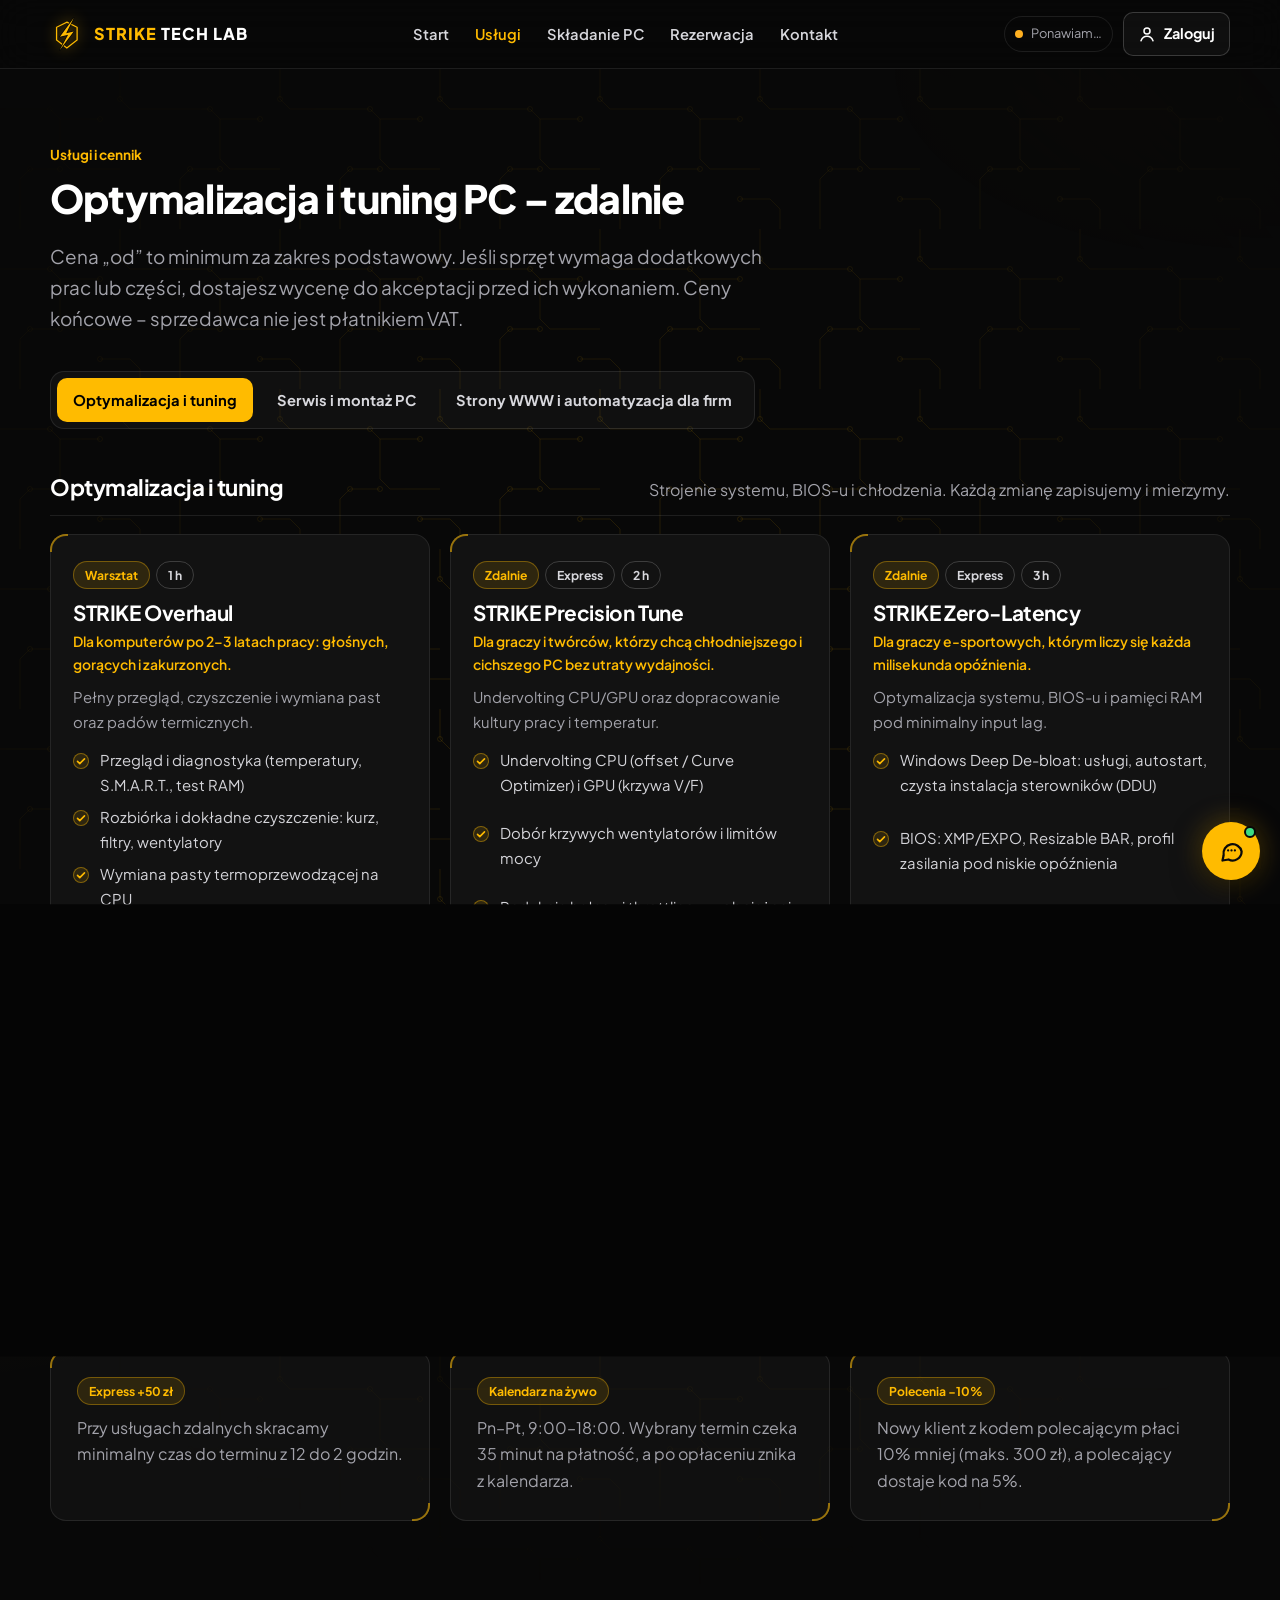
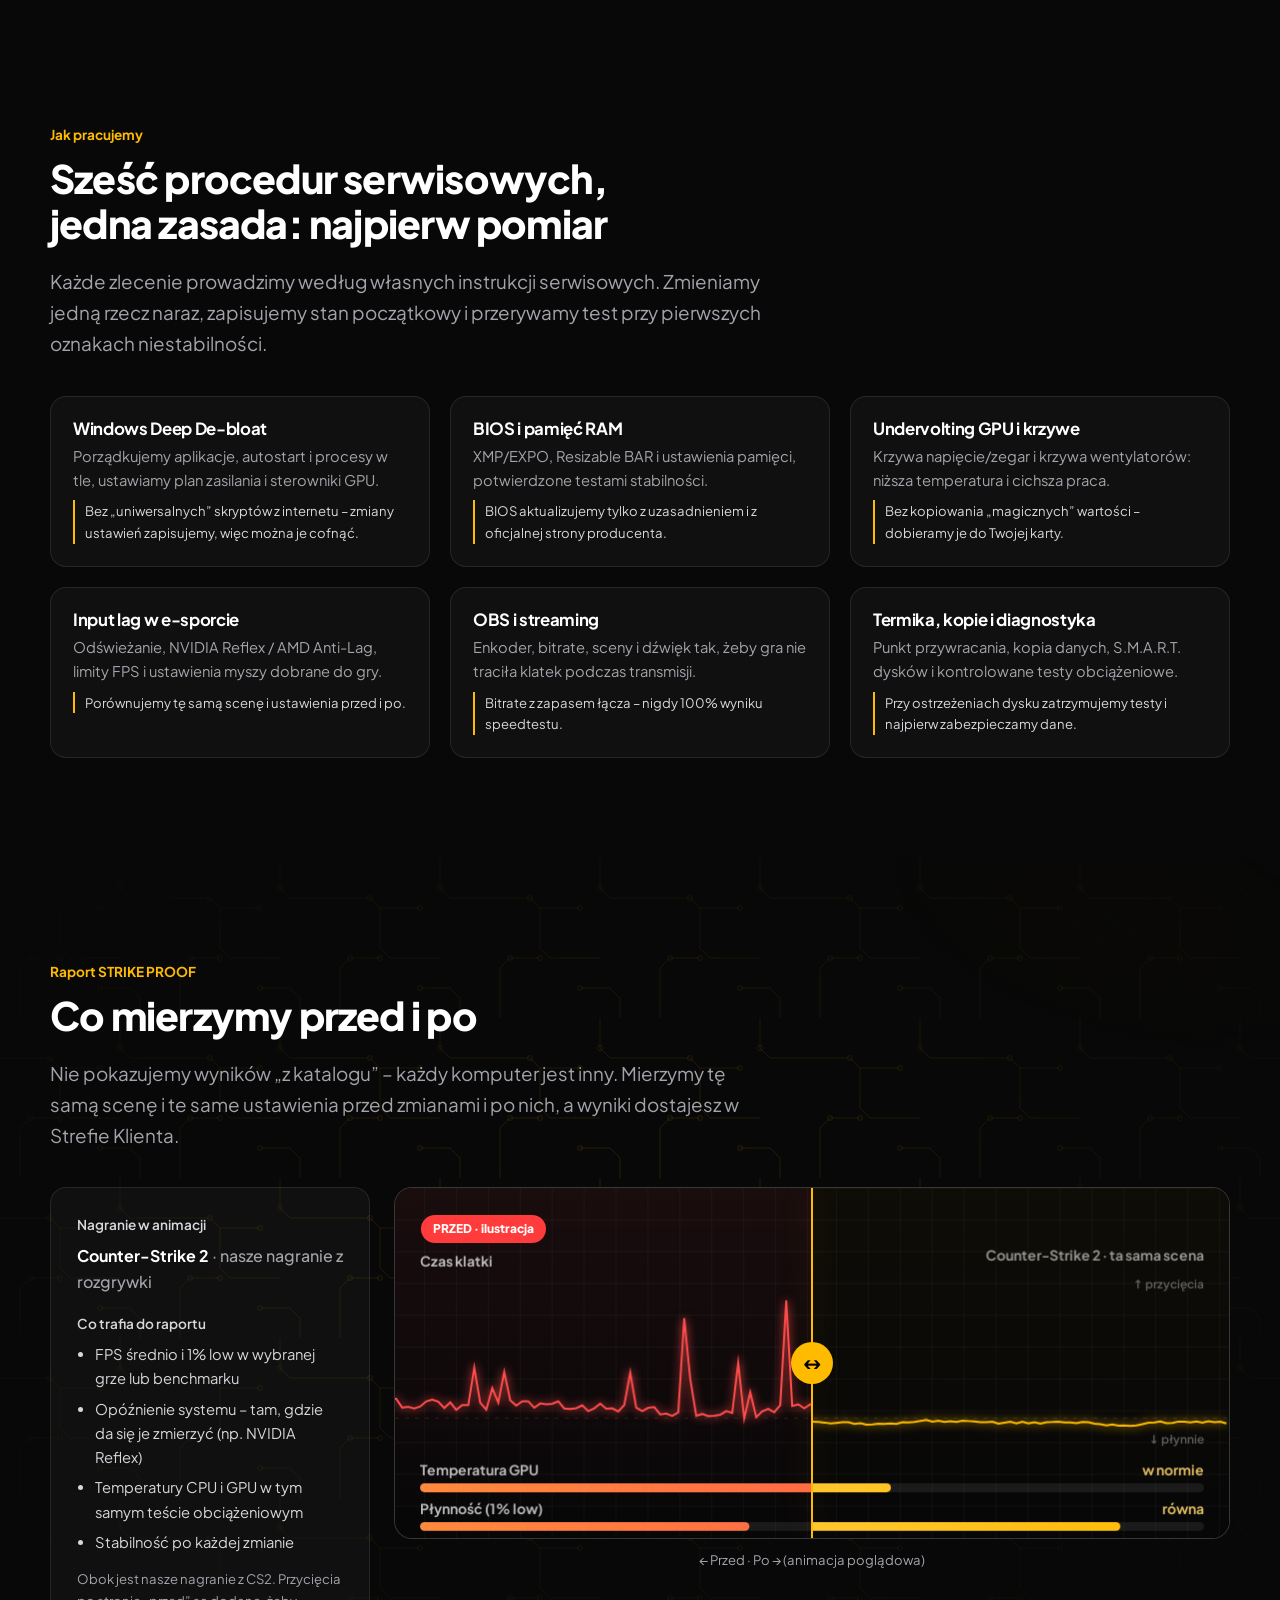
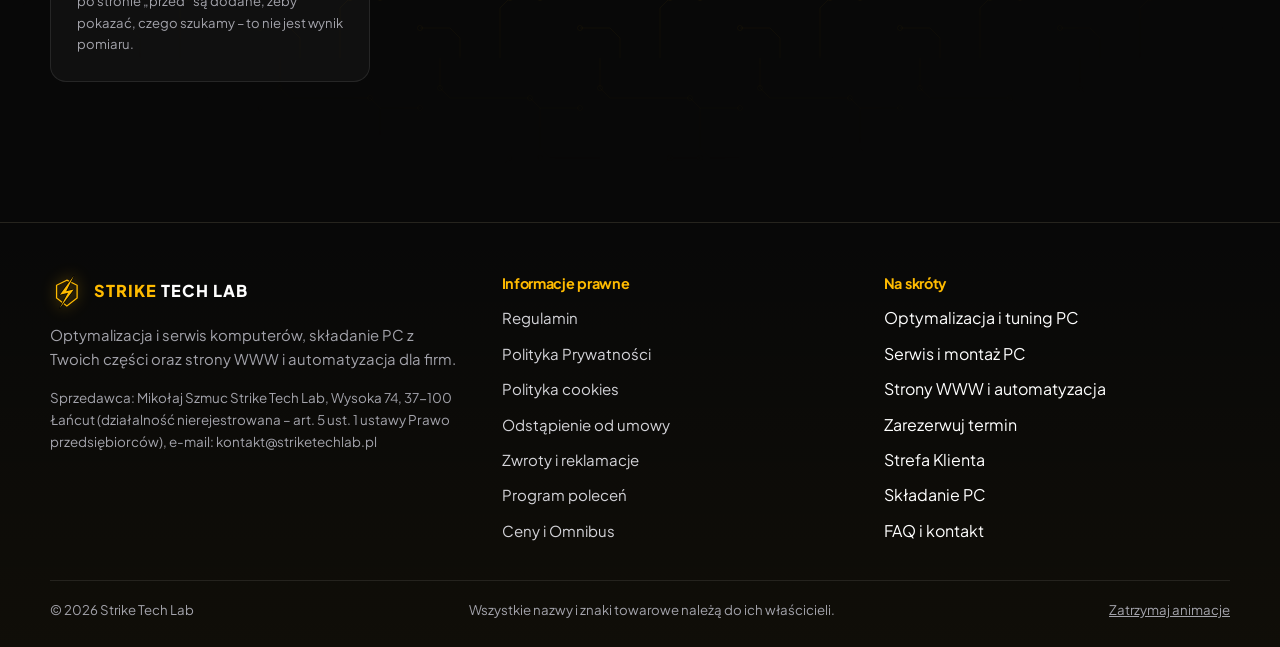
<file: optymalizacja/index.html>
<!DOCTYPE html>
<html lang="pl">
<head>
<meta charset="utf-8">
<meta name="viewport" content="width=device-width,initial-scale=1">
<title>Optymalizacja i tuning PC zdalnie – undervolting, input lag | Strike Tech Lab</title>
<meta name="description" content="Zdalna optymalizacja komputera w całej Polsce: undervolting CPU i GPU, niższy input lag, strojenie Windows, BIOS-u i RAM. Pomiar przed i po, raport, płatność online.">
<meta name="theme-color" content="#080808">
<meta http-equiv="Content-Security-Policy" content="default-src 'self'; script-src 'self' https://cdn.jsdelivr.net https://challenges.cloudflare.com; frame-src https://challenges.cloudflare.com; style-src 'self' 'unsafe-inline'; font-src 'self'; img-src 'self' data: blob: https:; media-src 'self' blob: https:; connect-src 'self' https://*.supabase.co wss://*.supabase.co https://cdn.jsdelivr.net https://challenges.cloudflare.com http://127.0.0.1:54321 ws://127.0.0.1:54321 http://localhost:54321 ws://localhost:54321; form-action 'self' mailto:; base-uri 'self'; object-src 'none'">
<meta name="referrer" content="strict-origin-when-cross-origin">
<link rel="canonical" href="https://striketechlab.pl/optymalizacja">
<meta property="og:title" content="Optymalizacja i tuning PC zdalnie – undervolting, input lag | Strike Tech Lab">
<meta property="og:description" content="Zdalna optymalizacja komputera w całej Polsce: undervolting CPU i GPU, niższy input lag, strojenie Windows, BIOS-u i RAM. Pomiar przed i po, raport, płatność online.">
<meta property="og:type" content="website">
<meta property="og:url" content="https://striketechlab.pl/optymalizacja">
<meta property="og:image" content="https://striketechlab.pl/media/hero-pc.jpg">
<meta property="og:locale" content="pl_PL">
<meta name="twitter:card" content="summary_large_image">
<script type="application/ld+json">
{"@context":"https://schema.org","@type":"ComputerRepair","name":"Strike Tech Lab","legalName":"Mikołaj Szmuc Strike Tech Lab","url":"https://striketechlab.pl/",
 "image":"https://striketechlab.pl/media/hero-pc.jpg","email":"kontakt@striketechlab.pl","priceRange":"149–6990 zł",
 "address":{"@type":"PostalAddress","streetAddress":"Wysoka 74","postalCode":"37-100","addressLocality":"Łańcut","addressCountry":"PL"},
 "areaServed":[{"@type":"City","name":"Łańcut"},{"@type":"Country","name":"Polska"}],
 "openingHoursSpecification":[{"@type":"OpeningHoursSpecification","dayOfWeek":["Monday","Tuesday","Wednesday","Thursday","Friday"],"opens":"09:00","closes":"18:00"}]}
</script>
<link rel="icon" type="image/svg+xml" href="data:image/svg+xml,%3Csvg xmlns=%22http://www.w3.org/2000/svg%22 viewBox=%22255 190 750 750%22%3E%3Cdefs%3E%3Cmask id=%22m%22%3E%3Crect x=%22255%22 y=%22190%22 width=%22750%22 height=%22750%22 fill=%22%23fff%22/%3E%3Cpolygon points=%22778,212 474,624 655,583 472,918 778,512 612,546%22 fill=%22%23000%22 stroke=%22%23000%22 stroke-width=%2244%22 stroke-linejoin=%22round%22/%3E%3C/mask%3E%3C/defs%3E%3Cpolygon points=%22627,303 853,417 853,697 627,872 400,697 400,417%22 fill=%22none%22 stroke=%22%23FFBB00%22 stroke-width=%2252%22 mask=%22url%28%23m%29%22/%3E%3Cpolygon points=%22778,212 474,624 655,583 472,918 778,512 612,546%22 fill=%22%23FFBB00%22/%3E%3C/svg%3E">
<script src="/config.js?v=20261125b"></script>
<link rel="stylesheet" href="/assets/app.css?v=20261125b">
<script defer src="/assets/app.js?v=20261125b"></script>
</head>
<body>
<div id="intro" aria-hidden="true">
  <div class="i-half i-top"></div><div class="i-half i-bot"></div>
  <div class="i-grid"></div><div class="i-glow"></div>
  <div class="i-slash"></div>
  <div class="i-core">
    <div class="i-flash"></div>
    <svg class="i-logo" viewBox="360 190 540 750"><polygon class="i-hex" points="627,303 853,417 853,697 627,872 400,697 400,417" stroke-linejoin="miter"/><polygon class="i-bolt" points="778,212 474,624 655,583 472,918 778,512 612,546"/></svg>
    <div class="i-word">
      <div class="i-strike"><span style="animation-delay:1.05s">S</span><span style="animation-delay:1.1s">T</span><span style="animation-delay:1.15s">R</span><span style="animation-delay:1.2s">I</span><span style="animation-delay:1.25s">K</span><span style="animation-delay:1.3s">E</span></div>
      <div class="i-lab">TECH LAB</div>
    </div>
    <div class="i-load"><div class="i-bar"><i></i></div><div class="i-meta"><span class="i-line">Uruchamianie</span><span class="i-pct">0%</span></div></div>
  </div>
  <div class="i-hint">Kliknij, aby wejść</div>
</div>
<script src="/assets/intro.js?v=20261125b"></script>
<a class="skip" href="#main">Przejdź do treści</a>
<svg width="0" height="0" style="position:absolute" aria-hidden="true">
  <symbol id="logo" viewBox="360 190 540 750">
    <polygon points="627,303 853,417 853,697 627,872 400,697 400,417" fill="none" stroke="#FFBB00" stroke-width="28" stroke-linejoin="miter"/>
    <polygon points="778,212 474,624 655,583 472,918 778,512 612,546" fill="#FFBB00" stroke="#080808" stroke-width="34" paint-order="stroke" stroke-linejoin="round"/>
  </symbol>
</svg>

<header class="site-header">
  <div class="wrap nav">
    <a class="brand" href="/" data-link aria-label="Strike Tech Lab – strona główna"><svg aria-hidden="true"><use href="#logo"/></svg><span><b>STRIKE</b> TECH LAB</span></a>
    <nav id="mainnav" aria-label="Główna nawigacja">
      <a href="/" data-link>Start</a>
      <a href="/uslugi" data-link>Usługi</a>
      <a href="/zestawy" data-link>Składanie PC</a>
      <a href="/rezerwacja" data-link>Rezerwacja</a>
      <a href="/kontakt" data-link>Kontakt</a>
    </nav>
    <div class="nav-right">
      <span class="conn" id="connChip" role="status" aria-live="polite" title="Stan połączenia z systemem rezerwacji"><span class="dot wait" id="connDot"></span><span class="conn-txt" id="connTxt">Rezerwacje</span></span>
      <a class="acct-btn" id="acctBtn" href="/konto" data-link><svg viewBox="0 0 24 24" fill="none" stroke="currentColor" stroke-width="2" stroke-linecap="round" aria-hidden="true"><circle cx="12" cy="8" r="4"/><path d="M4 21c1.5-4 4.5-6 8-6s6.5 2 8 6"/></svg><span class="acct-txt" id="acctTxt">Zaloguj</span></a>
      <button class="burger" aria-label="Otwórz menu" aria-expanded="false" aria-controls="mainnav"><span></span></button>
    </div>
  </div>
</header>
<div class="offline-bar hidden" id="offlineBar" role="alert"></div>

<main id="main">
  <!-- ============ START ============ -->
  <section class="hero" id="start" data-page="home">
    <figure class="hero-media" data-media="hero" data-optional aria-hidden="true"></figure>
    <div class="hero-glow" aria-hidden="true"><i></i><i></i><i></i></div>
    <div class="wrap">
      <div class="hero-grid">
        <div>
          <span class="live-badge" id="liveBadge"><span class="dot wait" id="liveDot"></span><span id="liveTxt">Rezerwacja online · pn–sb 10:00–20:00</span></span>
          <h1>Optymalizacja i&nbsp;serwis&nbsp;PC. <span class="gold">Z pomiarem przed&nbsp;i&nbsp;po.</span></h1>
          <p class="lead">Optymalizujemy Windows, BIOS i kartę graficzną, serwisujemy i składamy komputery. Termin wybierasz w kalendarzu, płacisz online, a status i raport z pomiarów masz w Strefie Klienta.</p>
          <ul class="props">
            <li><svg viewBox="0 0 24 24" fill="none" stroke="currentColor" stroke-width="2" stroke-linecap="round" stroke-linejoin="round" aria-hidden="true"><path d="M3 3v18h18"/><path d="m7 15 4-4 3 3 5-6"/></svg>Raport STRIKE PROOF: FPS, temperatury i opóźnienia przed i po</li>
            <li><svg viewBox="0 0 24 24" fill="none" stroke="currentColor" stroke-width="2" stroke-linecap="round" stroke-linejoin="round" aria-hidden="true"><rect x="3" y="4" width="18" height="12" rx="2"/><path d="M8 20h8M12 16v4"/></svg>Optymalizacje zdalnie w całej Polsce – widzisz ekran na żywo</li>
            <li><svg viewBox="0 0 24 24" fill="none" stroke="currentColor" stroke-width="2" stroke-linecap="round" stroke-linejoin="round" aria-hidden="true"><path d="M12 3 4 6v6c0 5 3.5 8 8 9 4.5-1 8-4 8-9V6l-8-3Z"/><path d="m9 12 2 2 4-4"/></svg>Przed zmianami ustawień: punkt przywracania i kopia profilu BIOS</li>
          </ul>
          <div class="cta-row">
            <a class="btn btn-gold" href="/rezerwacja" data-link>Zarezerwuj termin</a>
            <a class="btn btn-ghost" href="/uslugi" data-link>Zobacz usługi i ceny</a>
          </div>
          <p class="consult-line"><button type="button" class="link" data-consult>Nie wiesz, czego potrzebujesz? Bezpłatna konsultacja – 15 minut na czacie</button></p>
        </div>
        <figure class="media hero-pc" data-media="hero_pc" data-alt="Wnętrze komputera do gier – zdjęcie czarno-białe"></figure>
      </div>
      <div class="kpis">
        <div class="kpi hud"><b>Pomiar</b><span>FPS, temperatury i opóźnienia przed i po – na Twoim sprzęcie</span></div>
        <div class="kpi hud"><b>Zdalnie</b><span>Optymalizacja przez RustDesk, widzisz ekran na żywo</span></div>
        <div class="kpi hud"><b>Online</b><span>Rezerwacja terminu i płatność przez Stripe</span></div>
        <div class="kpi hud"><b>Pn–Pt</b><span>9:00–18:00, kalendarz online</span></div>
      </div>
      <p class="note" style="margin-top:12px">Efekt zależy od sprzętu i stanu systemu, dlatego nie obiecujemy z góry konkretnego wzrostu FPS ani spadku temperatur. Rzeczywisty wynik zobaczysz w raporcie z pomiarów.</p>
    </div>
  </section>

  <!-- ============ DZIAŁY (strona główna) ============ -->
  <section class="section gal-sec" id="galeria" data-page="home">
    <div class="wrap">
      <div class="section-head row-head">
        <div><span class="eyebrow">Z warsztatu</span><h2>Komputery <span class="gold">z naszego warsztatu</span></h2></div>
        <a class="btn btn-ghost btn-sm" href="/zestawy" data-link>Portfolio zestawów</a>
      </div>
    </div>
    <div class="gal-strip" role="region" aria-label="Galeria realizacji">
      <div class="gal-track" data-media-list="galeria" data-placeholders="6"></div>
    </div>
  </section>

  <section class="section rev-sec hidden" id="opinie" data-page="home" aria-labelledby="revTitle">
    <div class="wrap">
      <div class="section-head row-head">
        <div><span class="eyebrow">Opinie</span><h2 id="revTitle">Co mówią <span class="gold">nasi klienci</span></h2></div>
        <div class="rev-side"><div class="rev-stats" id="revStats"></div>
          <div class="toolbar"><a class="btn btn-ghost btn-sm" data-google="profile" hidden target="_blank" rel="noopener">Opinie w Google ↗</a><a class="btn btn-gold btn-sm" data-google="review" hidden target="_blank" rel="noopener">Oceń nas w Google</a></div></div>
      </div>
      <div class="rev-grid" id="revList"></div>
      <p class="muted small rev-note">Publikujemy wyłącznie opinie osób, które zrealizowały u nas zlecenie – każda jest powiązana z prawdziwym, zakończonym zamówieniem. Nie usuwamy opinii za niską ocenę; odrzucamy tylko treści obraźliwe, niezwiązane z usługą albo zawierające dane osobowe.</p>
    </div>
  </section>

  <section class="section bg-tech" id="dzialy" data-page="home">
    <div class="wrap">
      <div class="section-head"><h2>Czym się zajmujemy</h2><p class="lead">Wybierz dział – szczegóły, ceny i rezerwacja są na osobnych stronach.</p></div>
      <div class="grid g4 tiles">
        <a class="card hud tile" href="/optymalizacja" data-link><div class="icon-box"><svg viewBox="0 0 24 24" fill="none" stroke="currentColor" stroke-width="1.8" stroke-linecap="round" stroke-linejoin="round" aria-hidden="true"><path d="M13 2 4 14h7l-1 8 9-12h-7l1-8Z"/></svg></div><h3>Optymalizacja i tuning</h3><p class="muted">Undervolting, BIOS i RAM, input lag, czyszczenie i nowe pasty.</p><span class="tile-price" data-from="optimization">od 199 zł</span></a>
        <a class="card hud tile" href="/serwis" data-link><div class="icon-box"><svg viewBox="0 0 24 24" fill="none" stroke="currentColor" stroke-width="1.8" stroke-linecap="round" stroke-linejoin="round" aria-hidden="true"><path d="M14.7 6.3a4 4 0 0 0-5.4 5.4L3 18l3 3 6.3-6.3a4 4 0 0 0 5.4-5.4l-2.6 2.6-2.4-.6-.6-2.4 2.6-2.6Z"/></svg></div><h3>Serwis i montaż PC</h3><p class="muted">Montaż z Twoich części, regeneracja chłodzenia, diagnostyka i naprawa.</p><span class="tile-price" data-from="service">od 149 zł</span></a>
        <a class="card hud tile" href="/zestawy" data-link><div class="icon-box"><svg viewBox="0 0 24 24" fill="none" stroke="currentColor" stroke-width="1.8" stroke-linecap="round" stroke-linejoin="round" aria-hidden="true"><rect x="5" y="3" width="14" height="18" rx="2"/><circle cx="12" cy="10" r="3"/><path d="M9 17h6"/></svg></div><h3>Dobór i składanie PC</h3><p class="muted">Dobieramy części pod Twój budżet, Ty je kupujesz, my składamy i testujemy.</p><span class="tile-price" data-from="pc">od 199 zł</span></a>
        <a class="card hud tile" href="/strony-www" data-link><div class="icon-box"><svg viewBox="0 0 24 24" fill="none" stroke="currentColor" stroke-width="1.8" stroke-linecap="round" stroke-linejoin="round" aria-hidden="true"><path d="m8 8-5 4 5 4M16 8l5 4-5 4M14 5l-4 14"/></svg></div><h3>Strony i automatyzacja</h3><p class="muted">Strony WWW dla firm i automatyczny przepływ danych.</p><span class="tile-price" data-from="solutions">od 590 zł</span></a>
      </div>
    </div>
  </section>


  <!-- ============ USŁUGI ============ -->
  <section class="section bg-tech" id="uslugi" data-page="uslugi">
    <div class="wrap">
      <div class="section-head">
        <span class="eyebrow">Usługi i cennik</span>
        <h1 class="h2" id="svcH1">Optymalizacja i tuning PC – zdalnie</h1>
        <p class="lead">Cena „od” to minimum za zakres podstawowy. Jeśli sprzęt wymaga dodatkowych prac lub części, dostajesz wycenę do akceptacji przed ich wykonaniem. Ceny końcowe – sprzedawca nie jest płatnikiem VAT.</p>
      </div>
      <div id="svcCats"></div>
      <div class="grid g3" style="margin-top:36px">
        <div class="card hud"><span class="pill">Express +50 zł</span><p class="muted" style="margin:10px 0 0">Przy usługach zdalnych skracamy minimalny czas do terminu z 12 do 2 godzin.</p></div>
        <div class="card hud"><span class="pill">Kalendarz na żywo</span><p class="muted" style="margin:10px 0 0">Pn–Pt, 9:00–18:00. Wybrany termin czeka 35 minut na płatność, a po opłaceniu znika z kalendarza.</p></div>
        <div class="card hud"><span class="pill">Polecenia −10%</span><p class="muted" style="margin:10px 0 0">Nowy klient z kodem polecającym płaci 10% mniej (maks. 300 zł), a polecający dostaje kod na 5%.</p></div>
      </div>
    </div>
  </section>

  <!-- ============ ZAKRES PRAC ============ -->
  <section class="section" id="zakres" data-page="uslugi">
    <div class="wrap">
      <div class="section-head">
        <span class="eyebrow">Jak pracujemy</span>
        <h2>Sześć procedur serwisowych, jedna zasada: najpierw pomiar</h2>
        <p class="lead">Każde zlecenie prowadzimy według własnych instrukcji serwisowych. Zmieniamy jedną rzecz naraz, zapisujemy stan początkowy i przerywamy test przy pierwszych oznakach niestabilności.</p>
      </div>
      <div class="grid g3 areas">
        <div class="card"><h4>Windows Deep De-bloat</h4><p>Porządkujemy aplikacje, autostart i procesy w tle, ustawiamy plan zasilania i sterowniki GPU.</p><p class="rule">Bez „uniwersalnych” skryptów z internetu – zmiany ustawień zapisujemy, więc można je cofnąć.</p></div>
        <div class="card"><h4>BIOS i pamięć RAM</h4><p>XMP/EXPO, Resizable BAR i ustawienia pamięci, potwierdzone testami stabilności.</p><p class="rule">BIOS aktualizujemy tylko z uzasadnieniem i z oficjalnej strony producenta.</p></div>
        <div class="card"><h4>Undervolting GPU i krzywe</h4><p>Krzywa napięcie/zegar i krzywa wentylatorów: niższa temperatura i cichsza praca.</p><p class="rule">Bez kopiowania „magicznych” wartości – dobieramy je do Twojej karty.</p></div>
        <div class="card"><h4>Input lag w e-sporcie</h4><p>Odświeżanie, NVIDIA Reflex / AMD Anti-Lag, limity FPS i ustawienia myszy dobrane do gry.</p><p class="rule">Porównujemy tę samą scenę i ustawienia przed i po.</p></div>
        <div class="card"><h4>OBS i streaming</h4><p>Enkoder, bitrate, sceny i dźwięk tak, żeby gra nie traciła klatek podczas transmisji.</p><p class="rule">Bitrate z zapasem łącza – nigdy 100% wyniku speedtestu.</p></div>
        <div class="card"><h4>Termika, kopie i diagnostyka</h4><p>Punkt przywracania, kopia danych, S.M.A.R.T. dysków i kontrolowane testy obciążeniowe.</p><p class="rule">Przy ostrzeżeniach dysku zatrzymujemy testy i najpierw zabezpieczamy dane.</p></div>
      </div>
    </div>
  </section>

  <!-- ============ BENCHMARK ============ -->
  <section class="section bg-tech" id="benchmark" data-page="uslugi">
    <div class="wrap">
      <div class="section-head">
        <span class="eyebrow">Raport STRIKE PROOF</span>
        <h2>Co mierzymy przed i po</h2>
        <p class="lead">Nie pokazujemy wyników „z katalogu” – każdy komputer jest inny. Mierzymy tę samą scenę i te same ustawienia przed zmianami i po nich, a wyniki dostajesz w Strefie Klienta.</p>
      </div>
      <div class="bench">
        <div class="card">
          <div class="field"><span class="label">Nagranie w animacji</span>
            <p style="margin:0;font-weight:700">Counter-Strike 2 <span class="muted" style="font-weight:500">· nasze nagranie z rozgrywki</span></p>
            <select id="game" class="select" hidden aria-hidden="true" tabindex="-1"><option value="cs2">Counter-Strike 2</option></select>
          </div>
          <span class="label">Co trafia do raportu</span>
          <ul class="measure-list">
            <li>FPS średnio i 1% low w wybranej grze lub benchmarku</li>
            <li>Opóźnienie systemu – tam, gdzie da się je zmierzyć (np. NVIDIA Reflex)</li>
            <li>Temperatury CPU i GPU w tym samym teście obciążeniowym</li>
            <li>Stabilność po każdej zmianie</li>
          </ul>
          <p class="note" style="margin:14px 0 0">Obok jest nasze nagranie z CS2. Przycięcia po stronie „przed” są dodane, żeby pokazać, czego szukamy – to nie jest wynik pomiaru.</p>
        </div>
        <div>
          <div class="cmp" id="cmp">
            <canvas class="cmp-bg" id="cmpBefore" aria-hidden="true"></canvas>
            <canvas class="cmp-bg cmp-bg-after" id="cmpAfter" aria-hidden="true"></canvas>
            <div class="panel panel-before" id="pBefore"></div>
            <div class="panel panel-after" id="pAfter"></div>
            <div class="handle"></div>
            <input type="range" id="slider" min="0" max="100" value="50" aria-label="Suwak animacji poglądowej przed i po">
          </div>
          <p class="note" style="text-align:center;margin-top:10px">← Przed · Po → (animacja poglądowa)</p>
        </div>
      </div>
    </div>
  </section>

  <!-- ============ ZESTAWY PC (portfolio konfiguracji, bez cen) ============ -->
  <section class="section bg-tech" id="zestawy" data-page="zestawy">
    <div class="wrap">
      <div class="section-head">
        <span class="eyebrow">Portfolio konfiguracji</span>
        <h2>Zestawy <span class="gold">zoptymalizowane przez STRIKE</span></h2>
        <p class="lead">Każdy komputer jest profesjonalnie optymalizowany pod maksymalną wydajność i pełną stabilność. Ciesz się najwyższą płynnością gry i najniższym opóźnieniem.</p>
      </div>
      <aside class="card hud method" aria-labelledby="methodTitle">
        <div class="method-ico" aria-hidden="true"><svg viewBox="0 0 24 24" fill="none" stroke="currentColor" stroke-width="2" stroke-linecap="round" stroke-linejoin="round"><path d="M3 3v18h18"/><path d="m7 15 4-4 3 3 5-6"/></svg></div>
        <div class="method-txt">
          <h3 id="methodTitle">Jak mierzymy wyniki</h3>
          <p>Pomiary w <b>CapFrameX</b> w tytułach e-sportowych, w <b>1080p na ustawieniach Competitive</b> – ta sama scena przed i po pełnej optymalizacji BIOS-u, systemu i sterowników. Podajemy średni FPS i <b>1% low (P1)</b>, czyli płynność w najcięższych momentach. Realne przyrosty zależą od konkretnej konfiguracji, wersji gry i sterowników.</p>
        </div>
        <button type="button" class="btn btn-ghost btn-sm" id="proofBtn">Zobacz przykładowy pomiar STRIKE PROOF (CapFrameX)</button>
      </aside>
      <div class="ladder" id="setsGrid"></div>
      <p class="note" style="margin-top:22px">Nie sprzedajemy sprzętu. Pokazujemy zrealizowane konfiguracje i wyniki pomiarów przed i po optymalizacji. Zapytanie o podobny zestaw jest bezpłatne – doradzimy przy doborze podzespołów, a części kupujesz sam, u wybranego sklepu.</p>
    </div>
  </section>


  <!-- ============ PROCES ============ -->
  <section class="section" id="proces" data-page="home">
    <div class="wrap">
      <div class="section-head"><span class="eyebrow">Proces</span><h2>Jak zamówić w 4 krokach</h2></div>
      <ol class="steps">
        <li><b>Wybierz usługę albo podaj budżet</b><span>Usługi możesz łączyć w jednym terminie, np. montaż + optymalizacja. Dobór części do komputera ustalamy po rozmowie.</span></li>
        <li><b>Zarezerwuj termin</b><span>Widzisz tylko wolne godziny. Termin czeka 35 minut na płatność.</span></li>
        <li><b>Zapłać online</b><span>Karta, BLIK lub Przelewy24. Dostajesz numer STL-ROK-NUMER i potwierdzenie mailem.</span></li>
        <li><b>Śledź i odbierz raport</b><span>Status zmienia się na żywo w Strefie Klienta, tam też pobierzesz raport.</span></li>
      </ol>
      <div class="cta-row" style="margin-top:28px"><a class="btn btn-gold" href="/rezerwacja" data-link>Zarezerwuj termin</a><button type="button" class="btn btn-ghost" data-consult>Bezpłatna konsultacja (15 min)</button></div>
    </div>
  </section>

  <!-- ============ REZERWACJA ============ -->
  <section class="section bg-tech" id="rezerwacja" data-page="rezerwacja">
    <div class="wrap">
      <div class="section-head">
        <span class="eyebrow">Rezerwacja</span>
        <h2>Rezerwacja i <span class="gold">wycena</span></h2>
        <p class="lead" id="bookLead">Wybierz usługę (możesz połączyć kilka w jednym terminie), termin i zapłać online przez Stripe. Cenę liczy serwer na podstawie aktualnego cennika.</p>
      </div>
      <div class="seg bmode" id="bMode" role="group" aria-label="Co chcesz zamówić">
        <button type="button" data-bm="svc" aria-pressed="true"><svg viewBox="0 0 24 24" fill="none" stroke="currentColor" stroke-width="2" stroke-linecap="round" stroke-linejoin="round" aria-hidden="true"><path d="M13 2 4 14h7l-1 8 9-12h-7l1-8Z"/></svg>Usługa: optymalizacja, serwis, montaż</button>
        <button type="button" data-bm="pc" aria-pressed="false"><svg viewBox="0 0 24 24" fill="none" stroke="currentColor" stroke-width="2" stroke-linecap="round" stroke-linejoin="round" aria-hidden="true"><rect x="6" y="2" width="12" height="20" rx="2"/><circle cx="12" cy="14" r="3"/><path d="M9 6h6"/></svg>Dobór i złożenie PC</button>
      </div>
      <div id="bookBanner"></div>
      <form class="book" id="bookForm" novalidate>
        <div>
          <div class="step">
            <div class="step-h"><span class="n">1</span><h3>Usługa</h3></div>
            <div class="field"><label for="bItem">Usługa główna</label><select id="bItem" class="select"></select></div>
            <div id="bExtrasWrap" class="hidden">
              <span class="label">Połącz z innymi usługami <small class="muted">– jeden termin, jedna płatność (np. montaż + optymalizacja)</small></span>
              <div class="extras" id="bExtras" role="group" aria-label="Usługi dołączone"></div>
            </div>
            <label class="check hidden" id="bExpressWrap"><input type="checkbox" id="bExpress"><span><b>Express +50 zł</b> – termin już za 2 godziny (zależnie od wolnych godzin).</span></label>
            <p class="note" id="bItemNote"></p>
          </div>

          <div class="step">
            <div class="step-h"><span class="n">2</span><h3>Termin</h3></div>
            <div class="days" id="bDays" role="group" aria-label="Wybierz dzień"></div>
            <div class="slots" id="bSlots" role="group" aria-label="Wolne godziny"><span class="slots-msg">Wybierz dzień.</span></div>
            <p class="note" style="margin:10px 0 0">Pn–Pt, 9:00–18:00. Godziny odświeżają się same co 30 sekund.</p>
          </div>

          <div class="step">
            <div class="step-h"><span class="n">3</span><h3>Twoje dane</h3></div>
            <p class="note" style="margin-top:-6px">Pola oznaczone <span class="req" aria-hidden="true">*</span><span class="sr-only">gwiazdką</span> są wymagane. Pytamy tylko o dane potrzebne do realizacji.</p>
            <div class="radio-row" style="margin-bottom:14px" role="radiogroup" aria-label="Typ klienta">
              <label><input type="radio" name="ctype" value="consumer" checked> Osoba prywatna</label>
              <label><input type="radio" name="ctype" value="business"> Firma (rachunek lub faktura bez VAT na NIP)</label>
            </div>
            <div class="row2">
              <div class="field"><label for="bName">Imię i nazwisko <span class="req" aria-hidden="true">*</span></label><input class="input" id="bName" autocomplete="name" maxlength="120" aria-required="true" aria-describedby="err-bName"><span class="err" data-err="name" id="err-bName"></span></div>
              <div class="field"><label for="bPhone">Telefon (opcjonalnie)</label><input class="input" id="bPhone" type="tel" autocomplete="tel" maxlength="30" placeholder="+48 600 000 000" aria-describedby="hint-bPhone err-bPhone"><span class="note" id="hint-bPhone">Przydaje się przy sesji zdalnej i wysyłce kurierem.</span><span class="err" data-err="phone" id="err-bPhone"></span></div>
            </div>
            <div class="row2 hidden" id="bBiz">
              <div class="field"><label for="bCompany">Nazwa firmy <span class="req" aria-hidden="true">*</span></label><input class="input" id="bCompany" autocomplete="organization" maxlength="160" aria-required="true" aria-describedby="err-bCompany"><span class="err" data-err="company" id="err-bCompany"></span></div>
              <div class="field"><label for="bNip">NIP <span class="req" aria-hidden="true">*</span></label><input class="input" id="bNip" inputmode="numeric" maxlength="13" aria-required="true" aria-describedby="err-bNip"><span class="err" data-err="nip" id="err-bNip"></span></div>
            </div>
            <div id="bHandoverWrap" class="hidden">
              <span class="label" id="lbl-handover">Przekazanie sprzętu <span class="req" aria-hidden="true">*</span></span>
              <div class="radio-row" style="margin:6px 0 12px" role="radiogroup" aria-labelledby="lbl-handover" aria-required="true" aria-describedby="err-handover">
                <label><input type="radio" name="handover" value="personal"> Osobiście</label>
                <label><input type="radio" name="handover" value="courier"> Kurierem</label>
              </div>
              <span class="err" data-err="handover" id="err-handover" style="color:var(--bad);font-size:.8rem"></span>
              <div class="field"><label for="bCity">Miasto (opcjonalnie)</label><input class="input" id="bCity" maxlength="80" autocomplete="address-level2"></div>
            </div>
            <div class="field"><label for="bNote">Uwagi do zlecenia</label><textarea class="textarea" id="bNote" maxlength="2000" placeholder="Podzespoły, gra, objawy, cel (np. „więcej FPS w CS2”, „głośny laptop”)"></textarea></div>
            <div class="field"><label for="bCode">Kod rabatowy lub polecający</label>
              <div class="code-row"><input class="input" id="bCode" maxlength="40" placeholder="np. STL-1A2B3C4D" autocomplete="off" aria-describedby="err-bCode"><button type="button" class="btn btn-ghost btn-sm" id="bCodeBtn">Sprawdź kod</button></div>
              <span class="err" data-err="code" id="err-bCode" aria-live="polite"></span>
            </div>
          </div>

          <div class="step">
            <div class="step-h"><span class="n">4</span><h3>Regulamin i zgody</h3></div>
            <label class="check"><input type="checkbox" id="kTerms" aria-required="true" aria-describedby="err-consents"><span>Akceptuję <a class="link" href="/#regulamin" data-legal="terms">Regulamin</a>. <span class="req" aria-hidden="true">*</span></span></label>
            <label class="check"><input type="checkbox" id="kPrivacy" aria-required="true" aria-describedby="err-consents"><span>Zapoznałem(-am) się z <a class="link" href="/#polityka-prywatnosci" data-legal="privacy">Polityką Prywatności</a>. <span class="req" aria-hidden="true">*</span></span></label>
            <label class="check" id="kWithdrawalWrap"><input type="checkbox" id="kWithdrawal" aria-required="true" aria-describedby="err-consents"><span>Zapoznałem(-am) się z <a class="link" href="/#odstapienie" data-legal="withdrawal">pouczeniem o prawie odstąpienia od umowy</a> w ciągu 14 dni. <span class="req" aria-hidden="true">*</span></span></label>
            <label class="check hidden" id="kEarlyWrap"><input type="checkbox" id="kEarly" aria-required="true" aria-describedby="err-consents"><span>Termin wypada przed upływem 14 dni na odstąpienie, dlatego żądam rozpoczęcia usługi przed jego upływem. Rozumiem, że po pełnym wykonaniu usługi tracę prawo odstąpienia, a przy odstąpieniu w trakcie zapłacę za wykonaną część (<a class="link" href="/#odstapienie" data-legal="withdrawal">pouczenie o odstąpieniu</a>). <span class="req" aria-hidden="true">*</span></span></label>
            <label class="check"><input type="checkbox" id="kMarketing"><span>Chcę otrzymywać e-mailem informacje o promocjach Strike Tech Lab (opcjonalnie – zgodę wycofasz w każdej chwili w Strefie Klienta).</span></label>
            <span class="err" data-err="consents" id="err-consents" style="color:var(--bad);font-size:.85rem"></span>
          </div>
        </div>

        <aside class="summary card hud" aria-live="polite">
          <h3 style="margin-bottom:6px">Podsumowanie</h3>
          <div id="sumItem" class="muted">Wybierz usługę.</div>
          <ul class="sum-spec" id="sumSpec"></ul>
          <div class="sum-line" style="margin-top:10px"><span>Termin</span><b id="sumSlot">–</b></div>
          <div class="sum-line"><span>Cena</span><b id="sumBase">–</b></div>
          <div class="sum-line hidden" id="sumExpressLine"><span>Express</span><b id="sumExpress">–</b></div>
          <div class="sum-line disc hidden" id="sumDiscLine"><span id="sumDiscLbl">Rabat</span><b id="sumDisc">–</b></div>
          <div class="sum-total"><div class="sum-line"><span>Razem</span><b id="sumTotal">–</b></div></div>
          <div class="sum-due"><span id="sumDueLbl">Do zapłaty teraz</span><b id="sumDue">–</b></div>
          <button class="btn btn-gold btn-block" id="payBtn" type="submit" disabled>Zamawiam z obowiązkiem zapłaty</button>
          <p class="note" style="margin:12px 0 0" id="payHint">Karta, BLIK lub Przelewy24 przez Stripe. Do złożenia zamówienia potrzebne jest konto – założysz je w minutę.</p>
        </aside>
      </form>
      <form class="book hidden" id="pcForm" novalidate>
        <div>
          <div class="step">
            <div class="step-h"><span class="n">1</span><h3>Budżet</h3></div>
            <label for="pcBudget" class="bb-label">Ile chcesz wydać na części? <b class="bval" id="pcBval">8000 zł</b></label>
            <input type="range" id="pcBudget" class="range" min="4000" max="25000" step="250" value="8000">
            <div class="scale"><span>4000 zł</span><span>25 000 zł+</span></div>
            <p class="note" id="pcHint" style="margin-top:12px"></p>
            <div class="chip hidden" id="pcInsp"></div>
          </div>
          <div class="step">
            <div class="step-h"><span class="n">2</span><h3>Do czego ma służyć?</h3></div>
            <div class="choices" role="radiogroup" aria-label="Przeznaczenie komputera" aria-required="true" aria-describedby="err-pcPurpose">
              <label class="choice"><input type="radio" name="pcPurpose" value="esport"><span><b>Gry e-sportowe</b><small>CS2, Valorant, Fortnite – wysoki FPS</small></span></label>
              <label class="choice"><input type="radio" name="pcPurpose" value="aaa"><span><b>Gry AAA w 1440p</b><small>Nowości w wysokich detalach</small></span></label>
              <label class="choice"><input type="radio" name="pcPurpose" value="k4"><span><b>Gry w 4K</b><small>Maksymalne ustawienia, ray tracing</small></span></label>
              <label class="choice"><input type="radio" name="pcPurpose" value="creative"><span><b>Praca twórcza</b><small>3D, montaż wideo, grafika</small></span></label>
              <label class="choice"><input type="radio" name="pcPurpose" value="office"><span><b>Praca i nauka</b><small>Biuro, multimedia, lekkie gry</small></span></label>
            </div>
            <span class="err" data-err="pcPurpose" id="err-pcPurpose"></span>
            <div class="row2" style="margin-top:14px">
              <fieldset class="checks"><legend class="label">Mam już</legend>
                <label class="check"><input type="checkbox" name="pcHave" value="monitor"><span>Monitor</span></label>
                <label class="check"><input type="checkbox" name="pcHave" value="peripherals"><span>Klawiaturę i mysz</span></label>
                <label class="check"><input type="checkbox" name="pcHave" value="windows"><span>Licencję Windows</span></label>
                <label class="check"><input type="checkbox" name="pcHave" value="parts"><span>Część podzespołów</span></label>
              </fieldset>
              <fieldset class="checks"><legend class="label">Dodatkowo</legend>
                <label class="check"><input type="checkbox" name="pcAdd" value="windows"><span>Instalacja i konfiguracja Windows</span></label>
                <label class="check"><input type="checkbox" name="pcAdd" value="tune"><span>Optymalizacja po złożeniu (Precision Tune)</span></label>
                <label class="check"><input type="checkbox" name="pcAdd" value="transfer"><span>Przeniesienie danych ze starego PC</span></label>
              </fieldset>
            </div>
            <div class="field"><label for="pcNote">Gry, programy i preferencje</label><textarea class="textarea" id="pcNote" maxlength="2000" placeholder="np. „CS2 na 240 Hz i trochę Cyberpunka”, „cicha praca”, „biała obudowa”, „bez RGB”"></textarea></div>
          </div>
          <div class="step">
            <div class="step-h"><span class="n">3</span><h3>Kontakt</h3></div>
            <div class="row2">
              <div class="field"><label for="pcName">Imię <span class="req" aria-hidden="true">*</span></label><input class="input" id="pcName" autocomplete="given-name" maxlength="120" aria-required="true" aria-describedby="err-pcName"><span class="err" data-err="pcName" id="err-pcName"></span></div>
              <div class="field"><label for="pcMail">E-mail <span class="req" aria-hidden="true">*</span></label><input class="input" id="pcMail" type="email" autocomplete="email" maxlength="120" aria-required="true" aria-describedby="err-pcMail"><span class="err" data-err="pcMail" id="err-pcMail"></span></div>
            </div>
            <div class="field"><label for="pcPhone">Telefon (opcjonalnie)</label><input class="input" id="pcPhone" type="tel" autocomplete="tel" maxlength="30" placeholder="+48 600 000 000"><span class="err" data-err="pcPhone"></span></div>
            <input type="text" id="pcHp" class="hp" tabindex="-1" autocomplete="off" aria-hidden="true" aria-label="Nie wypełniaj">
            <label class="check"><input type="checkbox" id="pcConsent" aria-required="true" aria-describedby="err-pcConsent"><span>Zapoznałem(-am) się z <a class="link" href="/#polityka-prywatnosci" data-legal="privacy">Polityką Prywatności</a>. Rozumiem, że podane dane posłużą do przygotowania wyceny. <span class="req" aria-hidden="true">*</span></span></label>
            <span class="err" data-err="pcConsent" id="err-pcConsent"></span>
<label class="check"><input type="checkbox" id="pcPartsAck" aria-required="true" aria-describedby="err-pcPartsAck"><span>Rozumiem, że <b>części kupuję sam(-a)</b>, u wybranego sklepu i na swoje nazwisko – ich zwroty i reklamacje (wady fabryczne) składam u sprzedawcy części. Strike Tech Lab odpowiada za usługę złożenia (gwarancja na montaż 3 miesiące) i dobór. Złożenie zamawiam osobno, po akceptacji wyceny (<a class="link" href="/#regulamin" data-legal="terms">Regulamin</a>, <a class="link" href="/#odstapienie" data-legal="withdrawal">odstąpienie</a>). <span class="req" aria-hidden="true">*</span></span></label>
<span class="err" data-err="pcPartsAck" id="err-pcPartsAck"></span>
          </div>
        </div>
        <aside class="summary card hud" aria-live="polite">
          <h3 style="margin-bottom:6px">Twoje zapytanie</h3>
          <div class="sum-line"><span>Budżet</span><b id="pcSumBudget">–</b></div>
          <div class="sum-line"><span>Przeznaczenie</span><b id="pcSumPurpose">–</b></div>
          <ul class="sum-spec" id="pcSumAdd"></ul>
          <ol class="howto">
            <li>Odpowiadamy mailem z pytaniami albo propozycją.</li>
            <li>Dostajesz listę części z linkami do sklepów i wycenę złożenia.</li>
            <li>Części kupujesz sam, na swoje nazwisko, z dostawą do siebie albo do nas.</li>
            <li>Rezerwujesz i opłacasz złożenie (od 199 zł) – składamy, testujemy i dajemy raport.</li>
          </ol>
          <div class="sum-due"><span>Teraz płacisz</span><b>0 zł</b></div>
          <button class="btn btn-gold btn-block" id="pcSend" type="submit">Wyślij zapytanie o wycenę</button>
        </aside>
      </form>
    </div>
  </section>

  <!-- ============ POTWIERDZENIE PO PŁATNOŚCI (Stripe → /potwierdzenie?session_id=…) ============ -->
  <section class="section bg-tech" id="potwierdzenie" data-page="potwierdzenie" aria-labelledby="confTitle">
    <div class="wrap">
      <div class="section-head"><span class="eyebrow">Rezerwacja</span><h1 class="h2" id="confTitle">Sprawdzam płatność…</h1></div>
      <div class="card hud conf-card" id="confBox" aria-live="polite"><p class="muted">Łączę się z systemem rezerwacji, to potrwa kilka sekund.</p></div>
    </div>
  </section>

  <!-- ============ STREFA KLIENTA ============ -->
  <section class="section" id="panel" data-page="konto">
    <div class="wrap">
      <div class="section-head">
        <span class="eyebrow">Strefa Klienta</span>
        <h2 id="panelTitle">Twoje zlecenia w jednym miejscu</h2>
        <p class="lead" id="panelLead">Status na żywo, raporty z pomiarów, kod polecający i dane konta.</p>
      </div>
      <div id="panelBanner"></div>
      <div id="panelOut">
        <div class="auth-wrap">
          <div class="card hud" id="authBox">
            <h3 id="authTitle">Zaloguj się</h3>
            <div class="tabs" role="tablist" id="authTabs" aria-label="Sposób logowania">
      <button class="tab" role="tab" data-mode="login" aria-selected="true" aria-controls="authForm">Logowanie</button>
      <button class="tab" role="tab" data-mode="register" aria-selected="false" aria-controls="authForm" tabindex="-1">Nowe konto</button>
      <button class="tab" role="tab" data-mode="reset" aria-selected="false" aria-controls="authForm" tabindex="-1">Nie pamiętam hasła</button>
    </div>
    <p class="muted small" id="authHint"></p>
    <div id="authSocial" class="auth-social hidden">
      <div class="soc-btns" id="authSocialBtns"></div>
      <p class="auth-legal">Logując się (Google, Discord lub e-mail), akceptujesz <a class="link" href="/#regulamin" data-legal="terms">Regulamin</a> i <a class="link" href="/#polityka-prywatnosci" data-legal="privacy">Politykę Prywatności</a>.</p>
      <div class="or-line"><span>albo e-mailem i hasłem</span></div>
    </div>
    <form id="authForm" novalidate>
      <div class="field hidden" data-for="register"><label for="aName">Imię i nazwisko</label><input class="input" id="aName" autocomplete="name" maxlength="120"></div>
      <div class="field" data-for="login register reset"><label for="aMail">E-mail</label><input class="input" id="aMail" type="email" autocomplete="email" maxlength="120"></div>
      <div class="field" data-for="login register newpass"><label for="aPass" id="aPassLbl">Hasło</label><input class="input" id="aPass" type="password" autocomplete="current-password" maxlength="200"></div>
      <label class="check hidden" data-for="register"><input type="checkbox" id="aTerms" aria-required="true"><span>Akceptuję <a class="link" href="/#regulamin" data-legal="terms">Regulamin</a> i zapoznałem(-am) się z <a class="link" href="/#polityka-prywatnosci" data-legal="privacy">Polityką Prywatności</a>. <span class="req" aria-hidden="true">*</span></span></label>
      <label class="check hidden" data-for="register"><input type="checkbox" id="aMarketing"><span>Chcę otrzymywać e-mailem informacje o promocjach Strike Tech Lab (opcjonalnie – zgodę wycofasz w każdej chwili).</span></label>
      <label class="check" data-for="login"><input type="checkbox" id="aRemember" checked><span>Nie wylogowuj mnie na tym urządzeniu <span class="muted small">(odznacz na cudzym lub wspólnym komputerze)</span></span></label>
      <div class="captcha-box" id="captchaBox" data-for="login register reset"></div>
      <button class="btn btn-gold btn-block" type="submit" id="authSubmit">Zaloguj się</button>
      <div class="form-msg" id="authMsg" role="status" aria-live="polite"></div>
    </form>
          </div>
        </div>
      </div>
      <div id="panelIn" class="hidden">
        <div class="tabs" role="tablist" id="panelTabs" aria-label="Strefa Klienta">
          <button class="tab" role="tab" aria-selected="true" data-tab="orders" id="tab-orders" aria-controls="pane-orders">Zlecenia</button>
          <button class="tab" role="tab" aria-selected="false" data-tab="programs" id="tab-programs" aria-controls="pane-programs" tabindex="-1">Programy</button>
          <button class="tab" role="tab" aria-selected="false" data-tab="refs" id="tab-refs" aria-controls="pane-refs" tabindex="-1">Polecenia i kody</button>
          <button class="tab" role="tab" aria-selected="false" data-tab="account" id="tab-account" aria-controls="pane-account" tabindex="-1">Konto</button>
          <button class="tab hidden" role="tab" aria-selected="false" data-tab="brief" id="briefTabBtn" aria-controls="pane-brief" tabindex="-1">Brief dnia</button>
          <button class="tab hidden" role="tab" aria-selected="false" data-tab="admin" id="adminTabBtn" aria-controls="pane-admin" tabindex="-1">Administracja</button>
          <button class="tab hidden" role="tab" aria-selected="false" data-tab="guides" id="guidesTabBtn" aria-controls="pane-guides" tabindex="-1">Instrukcje</button>
          <button class="tab hidden" role="tab" aria-selected="false" data-tab="finance" id="financeTabBtn" aria-controls="pane-finance" tabindex="-1">Finanse</button>
          <button class="tab hidden" role="tab" aria-selected="false" data-tab="prices" id="pricesTabBtn" aria-controls="pane-prices" tabindex="-1">Cennik</button>
        </div>
        <div data-pane="orders" id="pane-orders" role="tabpanel" aria-labelledby="tab-orders"><div id="ordersList"></div></div>
        <div data-pane="programs" id="pane-programs" role="tabpanel" aria-labelledby="tab-programs" class="hidden"><div id="programsOut"></div></div>
        <div data-pane="refs" id="pane-refs" role="tabpanel" aria-labelledby="tab-refs" class="hidden"><div id="refsOut"></div></div>
        <div data-pane="account" id="pane-account" role="tabpanel" aria-labelledby="tab-account" class="hidden"><div id="accountOut"></div></div>
        <div data-pane="brief" id="pane-brief" role="tabpanel" aria-labelledby="briefTabBtn" class="hidden"><div id="briefOut"></div></div>
        <div data-pane="admin" id="pane-admin" role="tabpanel" aria-labelledby="adminTabBtn" class="hidden"><div id="adminOut"></div></div>
        <div data-pane="guides" id="pane-guides" role="tabpanel" aria-labelledby="guidesTabBtn" class="hidden"><div id="guidesOut"></div></div>
        <div data-pane="finance" id="pane-finance" role="tabpanel" aria-labelledby="financeTabBtn" class="hidden"><div id="financeOut"></div></div>
        <div data-pane="prices" id="pane-prices" role="tabpanel" aria-labelledby="pricesTabBtn" class="hidden"><div id="pricesOut"></div></div>
      </div>
    </div>
  </section>

  <!-- ============ KONTAKT + FAQ ============ -->
  <section class="section bg-tech" id="kontakt" data-page="kontakt">
    <div class="wrap contact-grid">
      <div>
        <span class="eyebrow">Kontakt</span>
        <h2>Nie wiesz, co wybrać? Napisz</h2>
        <p class="lead">Opisz sprzęt i problem (np. „głośny laptop”, „mało FPS w CS2”) albo zapytaj o dobór części do nowego komputera.</p>
        <div class="consult-card"><b>Bezpłatna konsultacja – 15 minut</b><span>Opisz sprzęt i problem na czacie (albo na Discordzie, jeśli wolisz). Doradzimy, co ma sens, zanim cokolwiek zamówisz – bez zobowiązań.</span><button type="button" class="btn btn-gold btn-sm" data-consult>Zacznij konsultację</button></div>
        <p class="muted">E-mail: <a class="gold" href="mailto:kontakt@striketechlab.pl">kontakt@striketechlab.pl</a><br>Strike Tech Lab · Wysoka 74, 37-100 Łańcut · pn–pt 9:00–18:00 (usługi zdalne w całej Polsce)<span data-google="profile" hidden> · <a class="gold" data-google="profile" target="_blank" rel="noopener" href="#">Profil w Google ↗</a></span></p>
        <h3 style="margin-top:30px" id="faq">Najczęstsze pytania</h3>
        <div class="acc" data-single>
          <div class="acc-item"><button class="acc-btn" aria-expanded="false">Czy sesja zdalna jest bezpieczna?<span class="chev"></span></button><div class="acc-panel"><div><div class="in-pad"><p>Pracujemy przez RustDesk – darmowy program z szyfrowaniem end-to-end. Widzisz ekran na żywo, sam akceptujesz połączenie i w każdej chwili możesz je przerwać. Nigdy nie prosimy o hasła do kont prywatnych ani bankowych.</p></div></div></div></div>
          <div class="acc-item"><button class="acc-btn" aria-expanded="false">Czy dajecie gwarancję na montaż?<span class="chev"></span></button><div class="acc-panel"><div><div class="in-pad"><p>Tak – 3 miesiące od odbioru komputera. Jeśli coś okaże się źle zamontowane (przewód, mocowanie, ułożenie kabli, ustawienie BIOS-u z montażu), poprawimy to bezpłatnie. Wady samych części obsługuje sprzedawca albo producent – pomożemy w zgłoszeniu. Szczegóły w Regulaminie (§8).</p></div></div></div></div>
          <div class="acc-item"><button class="acc-btn" aria-expanded="false">Czy mogę najpierw zapytać, zanim zapłacę?<span class="chev"></span></button><div class="acc-panel"><div><div class="in-pad"><p>Tak. Bezpłatna konsultacja to do 15 minut rozmowy na czacie w Strefie Klienta (albo na Discordzie). Opisz sprzęt i problem – powiemy, co ma sens i ile to kosztuje, bez zobowiązań.</p></div></div></div></div>
          <div class="acc-item"><button class="acc-btn" aria-expanded="false">Jak działa rezerwacja i płatność?<span class="chev"></span></button><div class="acc-panel"><div><div class="in-pad"><p>Wybierasz dzień i godzinę z wolnych terminów. Termin czeka 35 minut na płatność online (karta, BLIK, Przelewy24). Po opłaceniu dostajesz numer STL-ROK-NUMER i mail z potwierdzeniem, a termin znika z kalendarza.</p></div></div></div></div>
          <div class="acc-item"><button class="acc-btn" aria-expanded="false">Co, jeśli przerwę płatność?<span class="chev"></span></button><div class="acc-panel"><div><div class="in-pad"><p>Termin wraca do kalendarza od razu po powrocie ze strony płatności. Jeśli zamknąłeś kartę, dokończysz płatność w Strefie Klienta, dopóki rezerwacja jest aktywna.</p></div></div></div></div>
          <div class="acc-item"><button class="acc-btn" aria-expanded="false">Czy zmiany są odwracalne?<span class="chev"></span></button><div class="acc-panel"><div><div class="in-pad"><p>Zmiany ustawień – tak. Przed nimi tworzymy punkt przywracania i kopię profilu BIOS (jeśli dotyczy), a undervolting czy profile pamięci można cofnąć. Część prac jest nieodwracalna (np. aktualizacja BIOS, delid, ciekły metal) – wykonujemy je tylko po Twojej wyraźnej zgodzie.</p></div></div></div></div>
          <div class="acc-item"><button class="acc-btn" aria-expanded="false">Gdzie sprawdzę status i raport?<span class="chev"></span></button><div class="acc-panel"><div><div class="in-pad"><p>W Strefie Klienta: status zmienia się na żywo, widzisz historię zlecenia, wyniki pomiarów przed i po oraz pliki raportu do pobrania.</p></div></div></div></div>
          <div class="acc-item"><button class="acc-btn" aria-expanded="false">Jak działają kody rabatowe i polecenia?<span class="chev"></span></button><div class="acc-panel"><div><div class="in-pad"><p>Nowy klient z kodem polecającym dostaje 10% rabatu (maks. 300 zł). Polecający otrzymuje jednorazowy kod na 5% po zakończeniu zlecenia i upływie 14 dni. Jedno zamówienie – jeden kod.</p></div></div></div></div>
          <div class="acc-item"><button class="acc-btn" aria-expanded="false">Czy mogę odstąpić od umowy?<span class="chev"></span></button><div class="acc-panel"><div><div class="in-pad"><p>Konsument (a także osoba prowadząca jednoosobową firmę, jeśli zamówienie nie ma dla niej charakteru zawodowego) ma 14 dni na odstąpienie od umowy zawartej na odległość. Szczegóły i wzór formularza: „Odstąpienie od umowy” oraz „Zwroty i reklamacje” w stopce.</p></div></div></div></div>
        </div>
      </div>
      <form class="card hud" id="contactForm" novalidate>
        <div class="hp" aria-hidden="true"><label>Nie wypełniaj <input type="text" id="cHp" tabindex="-1" autocomplete="off"></label></div>
        <div class="row2">
          <div class="field"><label for="cName">Imię / firma <span class="req" aria-hidden="true">*</span></label><input class="input" id="cName" maxlength="120" autocomplete="name" aria-required="true" aria-describedby="cerr-name"><span class="err" data-cerr="name" id="cerr-name"></span></div>
          <div class="field"><label for="cMail">E-mail <span class="req" aria-hidden="true">*</span></label><input class="input" id="cMail" type="email" maxlength="120" autocomplete="email" aria-required="true" aria-describedby="cerr-email"><span class="err" data-cerr="email" id="cerr-email"></span></div>
        </div>
        <div class="row2">
          <div class="field"><label for="cPhone">Telefon (opcjonalnie)</label><input class="input" id="cPhone" type="tel" maxlength="30" autocomplete="tel"></div>
          <div class="field"><label for="cTopic">Temat</label><select class="select" id="cTopic"></select></div>
        </div>
        <div class="field"><label for="cMsg">Wiadomość <span class="req" aria-hidden="true">*</span></label><textarea class="textarea" id="cMsg" maxlength="4000" placeholder="Podzespoły, gra, cel, preferowany termin…" aria-required="true" aria-describedby="cerr-message"></textarea><span class="err" data-cerr="message" id="cerr-message"></span></div>
        <label class="check"><input type="checkbox" id="cConsent" aria-required="true" aria-describedby="cerr-consent"><span>Zapoznałem(-am) się z <a class="link" href="/#polityka-prywatnosci" data-legal="privacy">Polityką Prywatności</a>. Rozumiem, że podane dane posłużą do odpowiedzi na wiadomość. <span class="req" aria-hidden="true">*</span></span></label>
        <span class="err" data-cerr="consent" id="cerr-consent" style="color:var(--bad);font-size:.85rem"></span>
        <p class="note" style="margin:0 0 10px">Pola oznaczone <span class="req" aria-hidden="true">*</span><span class="sr-only">gwiazdką</span> są wymagane. Telefon jest opcjonalny. Wiadomości usuwamy po 12 miesiącach.</p>
        <button class="btn btn-gold btn-block" type="submit" style="margin-top:6px">Wyślij wiadomość</button>
        <div class="form-msg" id="cMsgOut" role="status" aria-live="polite"></div>
      </form>
    </div>
  </section>
</main>

<footer class="site-footer">
  <div class="wrap">
    <div class="foot-grid">
      <div>
        <a class="brand" href="/" data-link><svg aria-hidden="true"><use href="#logo"/></svg><span><b>STRIKE</b> TECH LAB</span></a>
        <p class="muted" style="margin-top:14px;max-width:38ch;font-size:.93rem">Optymalizacja i serwis komputerów, składanie PC z Twoich części oraz strony WWW i automatyzacja dla firm.</p>
        <p class="company" id="companyInfo"></p>
        <p class="company" data-google="profile" hidden><span><a class="link" data-google="profile" target="_blank" rel="noopener" href="#">Profil Firmy Google ↗</a></span><span data-google="review" hidden> · <a class="link" data-google="review" target="_blank" rel="noopener" href="#">Wystaw opinię</a></span></p>
      </div>
      <div>
        <h4>Informacje prawne</h4>
        <ul class="legal-links">
          <li><a href="/#regulamin" data-legal="terms">Regulamin</a></li>
          <li><a href="/#polityka-prywatnosci" data-legal="privacy">Polityka Prywatności</a></li>
          <li><a href="/#cookies" data-legal="cookies">Polityka cookies</a></li>
          <li><a href="/#odstapienie" data-legal="withdrawal">Odstąpienie od umowy</a></li>
          <li><a href="/#zwroty" data-legal="returns">Zwroty i reklamacje</a></li>
          <li><a href="/#program-polecen" data-legal="referral">Program poleceń</a></li>
          <li><a href="/#ceny" data-legal="prices">Ceny i Omnibus</a></li>
        </ul>
      </div>
      <div>
        <h4>Na skróty</h4>
        <ul class="legal-links">
          <li><a href="/optymalizacja" data-link>Optymalizacja i tuning PC</a></li>
          <li><a href="/serwis" data-link>Serwis i montaż PC</a></li>
          <li><a href="/strony-www" data-link>Strony WWW i automatyzacja</a></li>
          <li><a href="/rezerwacja" data-link>Zarezerwuj termin</a></li>
          <li><a href="/konto" data-link>Strefa Klienta</a></li>
          <li><a href="/zestawy" data-link>Składanie PC</a></li>
          <li><a href="/kontakt" data-link>FAQ i kontakt</a></li>
        </ul>
      </div>
    </div>
    <div class="foot-bottom">
      <span>© <span id="year">2026</span> Strike Tech Lab</span>
      <span>Wszystkie nazwy i znaki towarowe należą do ich właścicieli.</span>
      <button type="button" class="motion-btn" id="motionBtn" aria-pressed="false">Zatrzymaj animacje</button>
    </div>
  </div>
</footer>

<dialog class="modal narrow" id="authGate" aria-labelledby="gateTitle" aria-describedby="gateText">
  <form method="dialog" class="gate-x"><button class="modal-x" value="x" aria-label="Zamknij">×</button></form>
  <div class="gate-body">
    <svg class="gate-logo" aria-hidden="true"><use href="#logo"/></svg>
    <h3 id="gateTitle">Zaloguj się, żeby zarezerwować</h3>
    <p class="gate-lead" id="gateText"></p>
    <ul class="gate-perks" aria-label="Co daje konto"><li>Status zlecenia na żywo</li><li>Raport z pomiarów</li><li>Rachunki</li><li>Czat z nami</li></ul>
    <div class="soc-btns" id="gateSocial"></div>
    <div class="or-line hidden" id="gateOr"><span>albo e-mailem</span></div>
    <div class="gate-btns">
      <button class="btn btn-gold" type="button" id="gateLogin">Zaloguj się</button>
      <button class="btn btn-ghost" type="button" id="gateRegister">Załóż konto</button>
    </div>
    <p class="auth-legal hidden" id="gateLegal">Logując się (Google, Discord lub e-mail), akceptujesz <a class="link" href="/#regulamin" data-legal="terms">Regulamin</a> i <a class="link" href="/#polityka-prywatnosci" data-legal="privacy">Politykę Prywatności</a>.</p>
  </div>
</dialog>

<dialog class="modal proof-modal" id="proofModal" aria-labelledby="proofTitle">
  <div class="modal-head"><h3 id="proofTitle">Przykładowy pomiar STRIKE PROOF</h3><form method="dialog"><button class="modal-x" aria-label="Zamknij podgląd">×</button></form></div>
  <div class="modal-body">
    <figure class="proof-fig" id="proofFig"><figcaption class="note">Zrzut z CapFrameX: ten sam test przed i po optymalizacji – średni FPS i 1% low (P1).</figcaption></figure>
  </div>
</dialog>
<dialog class="modal legal-doc" id="legalModal" aria-labelledby="legalTitle">
  <div class="modal-head"><h3 id="legalTitle"></h3><form method="dialog"><button class="modal-x" aria-label="Zamknij dokument">×</button></form></div>
  <div class="modal-body" id="legalBody"></div>
</dialog>


<div id="toasts" aria-live="polite"></div>

</body>
</html>
</file>
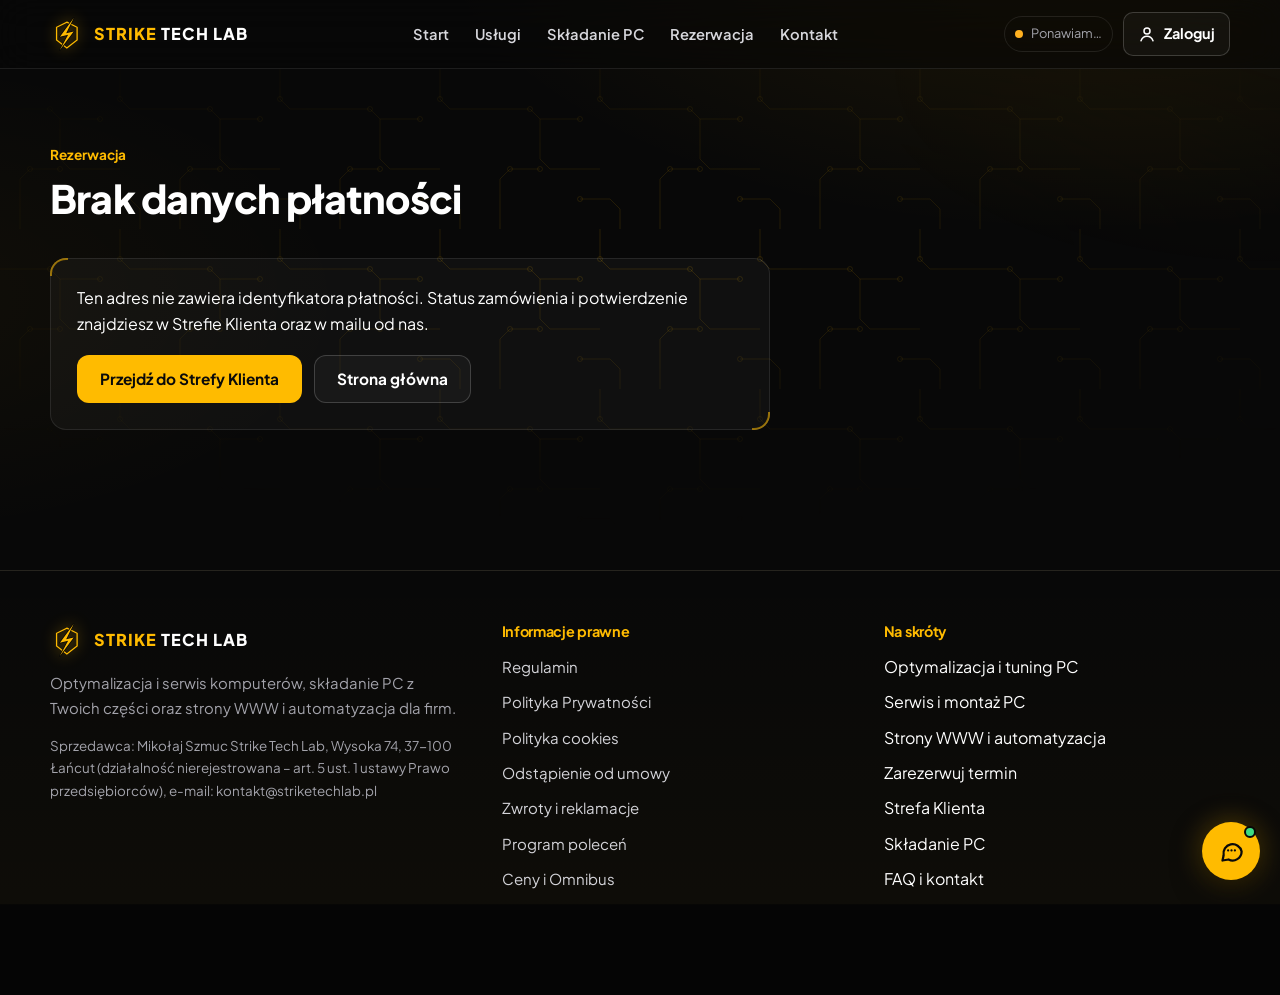
<file: potwierdzenie/index.html>
<!DOCTYPE html>
<html lang="pl">
<head>
<meta charset="utf-8">
<meta name="viewport" content="width=device-width,initial-scale=1">
<title>Potwierdzenie rezerwacji | Strike Tech Lab</title>
<meta name="description" content="Potwierdzenie płatności i rezerwacji terminu w Strike Tech Lab.">
<meta name="robots" content="noindex"><meta name="theme-color" content="#080808">
<meta http-equiv="Content-Security-Policy" content="default-src 'self'; script-src 'self' https://cdn.jsdelivr.net https://challenges.cloudflare.com; frame-src https://challenges.cloudflare.com; style-src 'self' 'unsafe-inline'; font-src 'self'; img-src 'self' data: blob: https:; media-src 'self' blob: https:; connect-src 'self' https://*.supabase.co wss://*.supabase.co https://cdn.jsdelivr.net https://challenges.cloudflare.com http://127.0.0.1:54321 ws://127.0.0.1:54321 http://localhost:54321 ws://localhost:54321; form-action 'self' mailto:; base-uri 'self'; object-src 'none'">
<meta name="referrer" content="strict-origin-when-cross-origin">
<link rel="canonical" href="https://striketechlab.pl/potwierdzenie">
<meta property="og:title" content="Potwierdzenie rezerwacji | Strike Tech Lab">
<meta property="og:description" content="Potwierdzenie płatności i rezerwacji terminu w Strike Tech Lab.">
<meta property="og:type" content="website">
<meta property="og:url" content="https://striketechlab.pl/potwierdzenie">
<meta property="og:image" content="https://striketechlab.pl/media/hero-pc.jpg">
<meta property="og:locale" content="pl_PL">
<meta name="twitter:card" content="summary_large_image">
<script type="application/ld+json">
{"@context":"https://schema.org","@type":"ComputerRepair","name":"Strike Tech Lab","legalName":"Mikołaj Szmuc Strike Tech Lab","url":"https://striketechlab.pl/",
 "image":"https://striketechlab.pl/media/hero-pc.jpg","email":"kontakt@striketechlab.pl","priceRange":"149–6990 zł",
 "address":{"@type":"PostalAddress","streetAddress":"Wysoka 74","postalCode":"37-100","addressLocality":"Łańcut","addressCountry":"PL"},
 "areaServed":[{"@type":"City","name":"Łańcut"},{"@type":"Country","name":"Polska"}],
 "openingHoursSpecification":[{"@type":"OpeningHoursSpecification","dayOfWeek":["Monday","Tuesday","Wednesday","Thursday","Friday"],"opens":"09:00","closes":"18:00"}]}
</script>
<link rel="icon" type="image/svg+xml" href="data:image/svg+xml,%3Csvg xmlns=%22http://www.w3.org/2000/svg%22 viewBox=%22255 190 750 750%22%3E%3Cdefs%3E%3Cmask id=%22m%22%3E%3Crect x=%22255%22 y=%22190%22 width=%22750%22 height=%22750%22 fill=%22%23fff%22/%3E%3Cpolygon points=%22778,212 474,624 655,583 472,918 778,512 612,546%22 fill=%22%23000%22 stroke=%22%23000%22 stroke-width=%2244%22 stroke-linejoin=%22round%22/%3E%3C/mask%3E%3C/defs%3E%3Cpolygon points=%22627,303 853,417 853,697 627,872 400,697 400,417%22 fill=%22none%22 stroke=%22%23FFBB00%22 stroke-width=%2252%22 mask=%22url%28%23m%29%22/%3E%3Cpolygon points=%22778,212 474,624 655,583 472,918 778,512 612,546%22 fill=%22%23FFBB00%22/%3E%3C/svg%3E">
<script src="/config.js?v=20261125b"></script>
<link rel="stylesheet" href="/assets/app.css?v=20261125b">
<script defer src="/assets/app.js?v=20261125b"></script>
</head>
<body>
<div id="intro" aria-hidden="true">
  <div class="i-half i-top"></div><div class="i-half i-bot"></div>
  <div class="i-grid"></div><div class="i-glow"></div>
  <div class="i-slash"></div>
  <div class="i-core">
    <div class="i-flash"></div>
    <svg class="i-logo" viewBox="360 190 540 750"><polygon class="i-hex" points="627,303 853,417 853,697 627,872 400,697 400,417" stroke-linejoin="miter"/><polygon class="i-bolt" points="778,212 474,624 655,583 472,918 778,512 612,546"/></svg>
    <div class="i-word">
      <div class="i-strike"><span style="animation-delay:1.05s">S</span><span style="animation-delay:1.1s">T</span><span style="animation-delay:1.15s">R</span><span style="animation-delay:1.2s">I</span><span style="animation-delay:1.25s">K</span><span style="animation-delay:1.3s">E</span></div>
      <div class="i-lab">TECH LAB</div>
    </div>
    <div class="i-load"><div class="i-bar"><i></i></div><div class="i-meta"><span class="i-line">Uruchamianie</span><span class="i-pct">0%</span></div></div>
  </div>
  <div class="i-hint">Kliknij, aby wejść</div>
</div>
<script src="/assets/intro.js?v=20261125b"></script>
<a class="skip" href="#main">Przejdź do treści</a>
<svg width="0" height="0" style="position:absolute" aria-hidden="true">
  <symbol id="logo" viewBox="360 190 540 750">
    <polygon points="627,303 853,417 853,697 627,872 400,697 400,417" fill="none" stroke="#FFBB00" stroke-width="28" stroke-linejoin="miter"/>
    <polygon points="778,212 474,624 655,583 472,918 778,512 612,546" fill="#FFBB00" stroke="#080808" stroke-width="34" paint-order="stroke" stroke-linejoin="round"/>
  </symbol>
</svg>

<header class="site-header">
  <div class="wrap nav">
    <a class="brand" href="/" data-link aria-label="Strike Tech Lab – strona główna"><svg aria-hidden="true"><use href="#logo"/></svg><span><b>STRIKE</b> TECH LAB</span></a>
    <nav id="mainnav" aria-label="Główna nawigacja">
      <a href="/" data-link>Start</a>
      <a href="/uslugi" data-link>Usługi</a>
      <a href="/zestawy" data-link>Składanie PC</a>
      <a href="/rezerwacja" data-link>Rezerwacja</a>
      <a href="/kontakt" data-link>Kontakt</a>
    </nav>
    <div class="nav-right">
      <span class="conn" id="connChip" role="status" aria-live="polite" title="Stan połączenia z systemem rezerwacji"><span class="dot wait" id="connDot"></span><span class="conn-txt" id="connTxt">Rezerwacje</span></span>
      <a class="acct-btn" id="acctBtn" href="/konto" data-link><svg viewBox="0 0 24 24" fill="none" stroke="currentColor" stroke-width="2" stroke-linecap="round" aria-hidden="true"><circle cx="12" cy="8" r="4"/><path d="M4 21c1.5-4 4.5-6 8-6s6.5 2 8 6"/></svg><span class="acct-txt" id="acctTxt">Zaloguj</span></a>
      <button class="burger" aria-label="Otwórz menu" aria-expanded="false" aria-controls="mainnav"><span></span></button>
    </div>
  </div>
</header>
<div class="offline-bar hidden" id="offlineBar" role="alert"></div>

<main id="main">
  <!-- ============ START ============ -->
  <section class="hero" id="start" data-page="home">
    <figure class="hero-media" data-media="hero" data-optional aria-hidden="true"></figure>
    <div class="hero-glow" aria-hidden="true"><i></i><i></i><i></i></div>
    <div class="wrap">
      <div class="hero-grid">
        <div>
          <span class="live-badge" id="liveBadge"><span class="dot wait" id="liveDot"></span><span id="liveTxt">Rezerwacja online · pn–sb 10:00–20:00</span></span>
          <h1>Optymalizacja i&nbsp;serwis&nbsp;PC. <span class="gold">Z pomiarem przed&nbsp;i&nbsp;po.</span></h1>
          <p class="lead">Optymalizujemy Windows, BIOS i kartę graficzną, serwisujemy i składamy komputery. Termin wybierasz w kalendarzu, płacisz online, a status i raport z pomiarów masz w Strefie Klienta.</p>
          <ul class="props">
            <li><svg viewBox="0 0 24 24" fill="none" stroke="currentColor" stroke-width="2" stroke-linecap="round" stroke-linejoin="round" aria-hidden="true"><path d="M3 3v18h18"/><path d="m7 15 4-4 3 3 5-6"/></svg>Raport STRIKE PROOF: FPS, temperatury i opóźnienia przed i po</li>
            <li><svg viewBox="0 0 24 24" fill="none" stroke="currentColor" stroke-width="2" stroke-linecap="round" stroke-linejoin="round" aria-hidden="true"><rect x="3" y="4" width="18" height="12" rx="2"/><path d="M8 20h8M12 16v4"/></svg>Optymalizacje zdalnie w całej Polsce – widzisz ekran na żywo</li>
            <li><svg viewBox="0 0 24 24" fill="none" stroke="currentColor" stroke-width="2" stroke-linecap="round" stroke-linejoin="round" aria-hidden="true"><path d="M12 3 4 6v6c0 5 3.5 8 8 9 4.5-1 8-4 8-9V6l-8-3Z"/><path d="m9 12 2 2 4-4"/></svg>Przed zmianami ustawień: punkt przywracania i kopia profilu BIOS</li>
          </ul>
          <div class="cta-row">
            <a class="btn btn-gold" href="/rezerwacja" data-link>Zarezerwuj termin</a>
            <a class="btn btn-ghost" href="/uslugi" data-link>Zobacz usługi i ceny</a>
          </div>
          <p class="consult-line"><button type="button" class="link" data-consult>Nie wiesz, czego potrzebujesz? Bezpłatna konsultacja – 15 minut na czacie</button></p>
        </div>
        <figure class="media hero-pc" data-media="hero_pc" data-alt="Wnętrze komputera do gier – zdjęcie czarno-białe"></figure>
      </div>
      <div class="kpis">
        <div class="kpi hud"><b>Pomiar</b><span>FPS, temperatury i opóźnienia przed i po – na Twoim sprzęcie</span></div>
        <div class="kpi hud"><b>Zdalnie</b><span>Optymalizacja przez RustDesk, widzisz ekran na żywo</span></div>
        <div class="kpi hud"><b>Online</b><span>Rezerwacja terminu i płatność przez Stripe</span></div>
        <div class="kpi hud"><b>Pn–Pt</b><span>9:00–18:00, kalendarz online</span></div>
      </div>
      <p class="note" style="margin-top:12px">Efekt zależy od sprzętu i stanu systemu, dlatego nie obiecujemy z góry konkretnego wzrostu FPS ani spadku temperatur. Rzeczywisty wynik zobaczysz w raporcie z pomiarów.</p>
    </div>
  </section>

  <!-- ============ DZIAŁY (strona główna) ============ -->
  <section class="section gal-sec" id="galeria" data-page="home">
    <div class="wrap">
      <div class="section-head row-head">
        <div><span class="eyebrow">Z warsztatu</span><h2>Komputery <span class="gold">z naszego warsztatu</span></h2></div>
        <a class="btn btn-ghost btn-sm" href="/zestawy" data-link>Portfolio zestawów</a>
      </div>
    </div>
    <div class="gal-strip" role="region" aria-label="Galeria realizacji">
      <div class="gal-track" data-media-list="galeria" data-placeholders="6"></div>
    </div>
  </section>

  <section class="section rev-sec hidden" id="opinie" data-page="home" aria-labelledby="revTitle">
    <div class="wrap">
      <div class="section-head row-head">
        <div><span class="eyebrow">Opinie</span><h2 id="revTitle">Co mówią <span class="gold">nasi klienci</span></h2></div>
        <div class="rev-side"><div class="rev-stats" id="revStats"></div>
          <div class="toolbar"><a class="btn btn-ghost btn-sm" data-google="profile" hidden target="_blank" rel="noopener">Opinie w Google ↗</a><a class="btn btn-gold btn-sm" data-google="review" hidden target="_blank" rel="noopener">Oceń nas w Google</a></div></div>
      </div>
      <div class="rev-grid" id="revList"></div>
      <p class="muted small rev-note">Publikujemy wyłącznie opinie osób, które zrealizowały u nas zlecenie – każda jest powiązana z prawdziwym, zakończonym zamówieniem. Nie usuwamy opinii za niską ocenę; odrzucamy tylko treści obraźliwe, niezwiązane z usługą albo zawierające dane osobowe.</p>
    </div>
  </section>

  <section class="section bg-tech" id="dzialy" data-page="home">
    <div class="wrap">
      <div class="section-head"><h2>Czym się zajmujemy</h2><p class="lead">Wybierz dział – szczegóły, ceny i rezerwacja są na osobnych stronach.</p></div>
      <div class="grid g4 tiles">
        <a class="card hud tile" href="/optymalizacja" data-link><div class="icon-box"><svg viewBox="0 0 24 24" fill="none" stroke="currentColor" stroke-width="1.8" stroke-linecap="round" stroke-linejoin="round" aria-hidden="true"><path d="M13 2 4 14h7l-1 8 9-12h-7l1-8Z"/></svg></div><h3>Optymalizacja i tuning</h3><p class="muted">Undervolting, BIOS i RAM, input lag, czyszczenie i nowe pasty.</p><span class="tile-price" data-from="optimization">od 199 zł</span></a>
        <a class="card hud tile" href="/serwis" data-link><div class="icon-box"><svg viewBox="0 0 24 24" fill="none" stroke="currentColor" stroke-width="1.8" stroke-linecap="round" stroke-linejoin="round" aria-hidden="true"><path d="M14.7 6.3a4 4 0 0 0-5.4 5.4L3 18l3 3 6.3-6.3a4 4 0 0 0 5.4-5.4l-2.6 2.6-2.4-.6-.6-2.4 2.6-2.6Z"/></svg></div><h3>Serwis i montaż PC</h3><p class="muted">Montaż z Twoich części, regeneracja chłodzenia, diagnostyka i naprawa.</p><span class="tile-price" data-from="service">od 149 zł</span></a>
        <a class="card hud tile" href="/zestawy" data-link><div class="icon-box"><svg viewBox="0 0 24 24" fill="none" stroke="currentColor" stroke-width="1.8" stroke-linecap="round" stroke-linejoin="round" aria-hidden="true"><rect x="5" y="3" width="14" height="18" rx="2"/><circle cx="12" cy="10" r="3"/><path d="M9 17h6"/></svg></div><h3>Dobór i składanie PC</h3><p class="muted">Dobieramy części pod Twój budżet, Ty je kupujesz, my składamy i testujemy.</p><span class="tile-price" data-from="pc">od 199 zł</span></a>
        <a class="card hud tile" href="/strony-www" data-link><div class="icon-box"><svg viewBox="0 0 24 24" fill="none" stroke="currentColor" stroke-width="1.8" stroke-linecap="round" stroke-linejoin="round" aria-hidden="true"><path d="m8 8-5 4 5 4M16 8l5 4-5 4M14 5l-4 14"/></svg></div><h3>Strony i automatyzacja</h3><p class="muted">Strony WWW dla firm i automatyczny przepływ danych.</p><span class="tile-price" data-from="solutions">od 590 zł</span></a>
      </div>
    </div>
  </section>


  <!-- ============ USŁUGI ============ -->
  <section class="section bg-tech" id="uslugi" data-page="uslugi">
    <div class="wrap">
      <div class="section-head">
        <span class="eyebrow">Usługi i cennik</span>
        <h1 class="h2" id="svcH1">Usługi i ceny</h1>
        <p class="lead">Cena „od” to minimum za zakres podstawowy. Jeśli sprzęt wymaga dodatkowych prac lub części, dostajesz wycenę do akceptacji przed ich wykonaniem. Ceny końcowe – sprzedawca nie jest płatnikiem VAT.</p>
      </div>
      <div id="svcCats"></div>
      <div class="grid g3" style="margin-top:36px">
        <div class="card hud"><span class="pill">Express +50 zł</span><p class="muted" style="margin:10px 0 0">Przy usługach zdalnych skracamy minimalny czas do terminu z 12 do 2 godzin.</p></div>
        <div class="card hud"><span class="pill">Kalendarz na żywo</span><p class="muted" style="margin:10px 0 0">Pn–Pt, 9:00–18:00. Wybrany termin czeka 35 minut na płatność, a po opłaceniu znika z kalendarza.</p></div>
        <div class="card hud"><span class="pill">Polecenia −10%</span><p class="muted" style="margin:10px 0 0">Nowy klient z kodem polecającym płaci 10% mniej (maks. 300 zł), a polecający dostaje kod na 5%.</p></div>
      </div>
    </div>
  </section>

  <!-- ============ ZAKRES PRAC ============ -->
  <section class="section" id="zakres" data-page="uslugi">
    <div class="wrap">
      <div class="section-head">
        <span class="eyebrow">Jak pracujemy</span>
        <h2>Sześć procedur serwisowych, jedna zasada: najpierw pomiar</h2>
        <p class="lead">Każde zlecenie prowadzimy według własnych instrukcji serwisowych. Zmieniamy jedną rzecz naraz, zapisujemy stan początkowy i przerywamy test przy pierwszych oznakach niestabilności.</p>
      </div>
      <div class="grid g3 areas">
        <div class="card"><h4>Windows Deep De-bloat</h4><p>Porządkujemy aplikacje, autostart i procesy w tle, ustawiamy plan zasilania i sterowniki GPU.</p><p class="rule">Bez „uniwersalnych” skryptów z internetu – zmiany ustawień zapisujemy, więc można je cofnąć.</p></div>
        <div class="card"><h4>BIOS i pamięć RAM</h4><p>XMP/EXPO, Resizable BAR i ustawienia pamięci, potwierdzone testami stabilności.</p><p class="rule">BIOS aktualizujemy tylko z uzasadnieniem i z oficjalnej strony producenta.</p></div>
        <div class="card"><h4>Undervolting GPU i krzywe</h4><p>Krzywa napięcie/zegar i krzywa wentylatorów: niższa temperatura i cichsza praca.</p><p class="rule">Bez kopiowania „magicznych” wartości – dobieramy je do Twojej karty.</p></div>
        <div class="card"><h4>Input lag w e-sporcie</h4><p>Odświeżanie, NVIDIA Reflex / AMD Anti-Lag, limity FPS i ustawienia myszy dobrane do gry.</p><p class="rule">Porównujemy tę samą scenę i ustawienia przed i po.</p></div>
        <div class="card"><h4>OBS i streaming</h4><p>Enkoder, bitrate, sceny i dźwięk tak, żeby gra nie traciła klatek podczas transmisji.</p><p class="rule">Bitrate z zapasem łącza – nigdy 100% wyniku speedtestu.</p></div>
        <div class="card"><h4>Termika, kopie i diagnostyka</h4><p>Punkt przywracania, kopia danych, S.M.A.R.T. dysków i kontrolowane testy obciążeniowe.</p><p class="rule">Przy ostrzeżeniach dysku zatrzymujemy testy i najpierw zabezpieczamy dane.</p></div>
      </div>
    </div>
  </section>

  <!-- ============ BENCHMARK ============ -->
  <section class="section bg-tech" id="benchmark" data-page="uslugi">
    <div class="wrap">
      <div class="section-head">
        <span class="eyebrow">Raport STRIKE PROOF</span>
        <h2>Co mierzymy przed i po</h2>
        <p class="lead">Nie pokazujemy wyników „z katalogu” – każdy komputer jest inny. Mierzymy tę samą scenę i te same ustawienia przed zmianami i po nich, a wyniki dostajesz w Strefie Klienta.</p>
      </div>
      <div class="bench">
        <div class="card">
          <div class="field"><span class="label">Nagranie w animacji</span>
            <p style="margin:0;font-weight:700">Counter-Strike 2 <span class="muted" style="font-weight:500">· nasze nagranie z rozgrywki</span></p>
            <select id="game" class="select" hidden aria-hidden="true" tabindex="-1"><option value="cs2">Counter-Strike 2</option></select>
          </div>
          <span class="label">Co trafia do raportu</span>
          <ul class="measure-list">
            <li>FPS średnio i 1% low w wybranej grze lub benchmarku</li>
            <li>Opóźnienie systemu – tam, gdzie da się je zmierzyć (np. NVIDIA Reflex)</li>
            <li>Temperatury CPU i GPU w tym samym teście obciążeniowym</li>
            <li>Stabilność po każdej zmianie</li>
          </ul>
          <p class="note" style="margin:14px 0 0">Obok jest nasze nagranie z CS2. Przycięcia po stronie „przed” są dodane, żeby pokazać, czego szukamy – to nie jest wynik pomiaru.</p>
        </div>
        <div>
          <div class="cmp" id="cmp">
            <canvas class="cmp-bg" id="cmpBefore" aria-hidden="true"></canvas>
            <canvas class="cmp-bg cmp-bg-after" id="cmpAfter" aria-hidden="true"></canvas>
            <div class="panel panel-before" id="pBefore"></div>
            <div class="panel panel-after" id="pAfter"></div>
            <div class="handle"></div>
            <input type="range" id="slider" min="0" max="100" value="50" aria-label="Suwak animacji poglądowej przed i po">
          </div>
          <p class="note" style="text-align:center;margin-top:10px">← Przed · Po → (animacja poglądowa)</p>
        </div>
      </div>
    </div>
  </section>

  <!-- ============ ZESTAWY PC (portfolio konfiguracji, bez cen) ============ -->
  <section class="section bg-tech" id="zestawy" data-page="zestawy">
    <div class="wrap">
      <div class="section-head">
        <span class="eyebrow">Portfolio konfiguracji</span>
        <h2>Zestawy <span class="gold">zoptymalizowane przez STRIKE</span></h2>
        <p class="lead">Każdy komputer jest profesjonalnie optymalizowany pod maksymalną wydajność i pełną stabilność. Ciesz się najwyższą płynnością gry i najniższym opóźnieniem.</p>
      </div>
      <aside class="card hud method" aria-labelledby="methodTitle">
        <div class="method-ico" aria-hidden="true"><svg viewBox="0 0 24 24" fill="none" stroke="currentColor" stroke-width="2" stroke-linecap="round" stroke-linejoin="round"><path d="M3 3v18h18"/><path d="m7 15 4-4 3 3 5-6"/></svg></div>
        <div class="method-txt">
          <h3 id="methodTitle">Jak mierzymy wyniki</h3>
          <p>Pomiary w <b>CapFrameX</b> w tytułach e-sportowych, w <b>1080p na ustawieniach Competitive</b> – ta sama scena przed i po pełnej optymalizacji BIOS-u, systemu i sterowników. Podajemy średni FPS i <b>1% low (P1)</b>, czyli płynność w najcięższych momentach. Realne przyrosty zależą od konkretnej konfiguracji, wersji gry i sterowników.</p>
        </div>
        <button type="button" class="btn btn-ghost btn-sm" id="proofBtn">Zobacz przykładowy pomiar STRIKE PROOF (CapFrameX)</button>
      </aside>
      <div class="ladder" id="setsGrid"></div>
      <p class="note" style="margin-top:22px">Nie sprzedajemy sprzętu. Pokazujemy zrealizowane konfiguracje i wyniki pomiarów przed i po optymalizacji. Zapytanie o podobny zestaw jest bezpłatne – doradzimy przy doborze podzespołów, a części kupujesz sam, u wybranego sklepu.</p>
    </div>
  </section>


  <!-- ============ PROCES ============ -->
  <section class="section" id="proces" data-page="home">
    <div class="wrap">
      <div class="section-head"><span class="eyebrow">Proces</span><h2>Jak zamówić w 4 krokach</h2></div>
      <ol class="steps">
        <li><b>Wybierz usługę albo podaj budżet</b><span>Usługi możesz łączyć w jednym terminie, np. montaż + optymalizacja. Dobór części do komputera ustalamy po rozmowie.</span></li>
        <li><b>Zarezerwuj termin</b><span>Widzisz tylko wolne godziny. Termin czeka 35 minut na płatność.</span></li>
        <li><b>Zapłać online</b><span>Karta, BLIK lub Przelewy24. Dostajesz numer STL-ROK-NUMER i potwierdzenie mailem.</span></li>
        <li><b>Śledź i odbierz raport</b><span>Status zmienia się na żywo w Strefie Klienta, tam też pobierzesz raport.</span></li>
      </ol>
      <div class="cta-row" style="margin-top:28px"><a class="btn btn-gold" href="/rezerwacja" data-link>Zarezerwuj termin</a><button type="button" class="btn btn-ghost" data-consult>Bezpłatna konsultacja (15 min)</button></div>
    </div>
  </section>

  <!-- ============ REZERWACJA ============ -->
  <section class="section bg-tech" id="rezerwacja" data-page="rezerwacja">
    <div class="wrap">
      <div class="section-head">
        <span class="eyebrow">Rezerwacja</span>
        <h2>Rezerwacja i <span class="gold">wycena</span></h2>
        <p class="lead" id="bookLead">Wybierz usługę (możesz połączyć kilka w jednym terminie), termin i zapłać online przez Stripe. Cenę liczy serwer na podstawie aktualnego cennika.</p>
      </div>
      <div class="seg bmode" id="bMode" role="group" aria-label="Co chcesz zamówić">
        <button type="button" data-bm="svc" aria-pressed="true"><svg viewBox="0 0 24 24" fill="none" stroke="currentColor" stroke-width="2" stroke-linecap="round" stroke-linejoin="round" aria-hidden="true"><path d="M13 2 4 14h7l-1 8 9-12h-7l1-8Z"/></svg>Usługa: optymalizacja, serwis, montaż</button>
        <button type="button" data-bm="pc" aria-pressed="false"><svg viewBox="0 0 24 24" fill="none" stroke="currentColor" stroke-width="2" stroke-linecap="round" stroke-linejoin="round" aria-hidden="true"><rect x="6" y="2" width="12" height="20" rx="2"/><circle cx="12" cy="14" r="3"/><path d="M9 6h6"/></svg>Dobór i złożenie PC</button>
      </div>
      <div id="bookBanner"></div>
      <form class="book" id="bookForm" novalidate>
        <div>
          <div class="step">
            <div class="step-h"><span class="n">1</span><h3>Usługa</h3></div>
            <div class="field"><label for="bItem">Usługa główna</label><select id="bItem" class="select"></select></div>
            <div id="bExtrasWrap" class="hidden">
              <span class="label">Połącz z innymi usługami <small class="muted">– jeden termin, jedna płatność (np. montaż + optymalizacja)</small></span>
              <div class="extras" id="bExtras" role="group" aria-label="Usługi dołączone"></div>
            </div>
            <label class="check hidden" id="bExpressWrap"><input type="checkbox" id="bExpress"><span><b>Express +50 zł</b> – termin już za 2 godziny (zależnie od wolnych godzin).</span></label>
            <p class="note" id="bItemNote"></p>
          </div>

          <div class="step">
            <div class="step-h"><span class="n">2</span><h3>Termin</h3></div>
            <div class="days" id="bDays" role="group" aria-label="Wybierz dzień"></div>
            <div class="slots" id="bSlots" role="group" aria-label="Wolne godziny"><span class="slots-msg">Wybierz dzień.</span></div>
            <p class="note" style="margin:10px 0 0">Pn–Pt, 9:00–18:00. Godziny odświeżają się same co 30 sekund.</p>
          </div>

          <div class="step">
            <div class="step-h"><span class="n">3</span><h3>Twoje dane</h3></div>
            <p class="note" style="margin-top:-6px">Pola oznaczone <span class="req" aria-hidden="true">*</span><span class="sr-only">gwiazdką</span> są wymagane. Pytamy tylko o dane potrzebne do realizacji.</p>
            <div class="radio-row" style="margin-bottom:14px" role="radiogroup" aria-label="Typ klienta">
              <label><input type="radio" name="ctype" value="consumer" checked> Osoba prywatna</label>
              <label><input type="radio" name="ctype" value="business"> Firma (rachunek lub faktura bez VAT na NIP)</label>
            </div>
            <div class="row2">
              <div class="field"><label for="bName">Imię i nazwisko <span class="req" aria-hidden="true">*</span></label><input class="input" id="bName" autocomplete="name" maxlength="120" aria-required="true" aria-describedby="err-bName"><span class="err" data-err="name" id="err-bName"></span></div>
              <div class="field"><label for="bPhone">Telefon (opcjonalnie)</label><input class="input" id="bPhone" type="tel" autocomplete="tel" maxlength="30" placeholder="+48 600 000 000" aria-describedby="hint-bPhone err-bPhone"><span class="note" id="hint-bPhone">Przydaje się przy sesji zdalnej i wysyłce kurierem.</span><span class="err" data-err="phone" id="err-bPhone"></span></div>
            </div>
            <div class="row2 hidden" id="bBiz">
              <div class="field"><label for="bCompany">Nazwa firmy <span class="req" aria-hidden="true">*</span></label><input class="input" id="bCompany" autocomplete="organization" maxlength="160" aria-required="true" aria-describedby="err-bCompany"><span class="err" data-err="company" id="err-bCompany"></span></div>
              <div class="field"><label for="bNip">NIP <span class="req" aria-hidden="true">*</span></label><input class="input" id="bNip" inputmode="numeric" maxlength="13" aria-required="true" aria-describedby="err-bNip"><span class="err" data-err="nip" id="err-bNip"></span></div>
            </div>
            <div id="bHandoverWrap" class="hidden">
              <span class="label" id="lbl-handover">Przekazanie sprzętu <span class="req" aria-hidden="true">*</span></span>
              <div class="radio-row" style="margin:6px 0 12px" role="radiogroup" aria-labelledby="lbl-handover" aria-required="true" aria-describedby="err-handover">
                <label><input type="radio" name="handover" value="personal"> Osobiście</label>
                <label><input type="radio" name="handover" value="courier"> Kurierem</label>
              </div>
              <span class="err" data-err="handover" id="err-handover" style="color:var(--bad);font-size:.8rem"></span>
              <div class="field"><label for="bCity">Miasto (opcjonalnie)</label><input class="input" id="bCity" maxlength="80" autocomplete="address-level2"></div>
            </div>
            <div class="field"><label for="bNote">Uwagi do zlecenia</label><textarea class="textarea" id="bNote" maxlength="2000" placeholder="Podzespoły, gra, objawy, cel (np. „więcej FPS w CS2”, „głośny laptop”)"></textarea></div>
            <div class="field"><label for="bCode">Kod rabatowy lub polecający</label>
              <div class="code-row"><input class="input" id="bCode" maxlength="40" placeholder="np. STL-1A2B3C4D" autocomplete="off" aria-describedby="err-bCode"><button type="button" class="btn btn-ghost btn-sm" id="bCodeBtn">Sprawdź kod</button></div>
              <span class="err" data-err="code" id="err-bCode" aria-live="polite"></span>
            </div>
          </div>

          <div class="step">
            <div class="step-h"><span class="n">4</span><h3>Regulamin i zgody</h3></div>
            <label class="check"><input type="checkbox" id="kTerms" aria-required="true" aria-describedby="err-consents"><span>Akceptuję <a class="link" href="/#regulamin" data-legal="terms">Regulamin</a>. <span class="req" aria-hidden="true">*</span></span></label>
            <label class="check"><input type="checkbox" id="kPrivacy" aria-required="true" aria-describedby="err-consents"><span>Zapoznałem(-am) się z <a class="link" href="/#polityka-prywatnosci" data-legal="privacy">Polityką Prywatności</a>. <span class="req" aria-hidden="true">*</span></span></label>
            <label class="check" id="kWithdrawalWrap"><input type="checkbox" id="kWithdrawal" aria-required="true" aria-describedby="err-consents"><span>Zapoznałem(-am) się z <a class="link" href="/#odstapienie" data-legal="withdrawal">pouczeniem o prawie odstąpienia od umowy</a> w ciągu 14 dni. <span class="req" aria-hidden="true">*</span></span></label>
            <label class="check hidden" id="kEarlyWrap"><input type="checkbox" id="kEarly" aria-required="true" aria-describedby="err-consents"><span>Termin wypada przed upływem 14 dni na odstąpienie, dlatego żądam rozpoczęcia usługi przed jego upływem. Rozumiem, że po pełnym wykonaniu usługi tracę prawo odstąpienia, a przy odstąpieniu w trakcie zapłacę za wykonaną część (<a class="link" href="/#odstapienie" data-legal="withdrawal">pouczenie o odstąpieniu</a>). <span class="req" aria-hidden="true">*</span></span></label>
            <label class="check"><input type="checkbox" id="kMarketing"><span>Chcę otrzymywać e-mailem informacje o promocjach Strike Tech Lab (opcjonalnie – zgodę wycofasz w każdej chwili w Strefie Klienta).</span></label>
            <span class="err" data-err="consents" id="err-consents" style="color:var(--bad);font-size:.85rem"></span>
          </div>
        </div>

        <aside class="summary card hud" aria-live="polite">
          <h3 style="margin-bottom:6px">Podsumowanie</h3>
          <div id="sumItem" class="muted">Wybierz usługę.</div>
          <ul class="sum-spec" id="sumSpec"></ul>
          <div class="sum-line" style="margin-top:10px"><span>Termin</span><b id="sumSlot">–</b></div>
          <div class="sum-line"><span>Cena</span><b id="sumBase">–</b></div>
          <div class="sum-line hidden" id="sumExpressLine"><span>Express</span><b id="sumExpress">–</b></div>
          <div class="sum-line disc hidden" id="sumDiscLine"><span id="sumDiscLbl">Rabat</span><b id="sumDisc">–</b></div>
          <div class="sum-total"><div class="sum-line"><span>Razem</span><b id="sumTotal">–</b></div></div>
          <div class="sum-due"><span id="sumDueLbl">Do zapłaty teraz</span><b id="sumDue">–</b></div>
          <button class="btn btn-gold btn-block" id="payBtn" type="submit" disabled>Zamawiam z obowiązkiem zapłaty</button>
          <p class="note" style="margin:12px 0 0" id="payHint">Karta, BLIK lub Przelewy24 przez Stripe. Do złożenia zamówienia potrzebne jest konto – założysz je w minutę.</p>
        </aside>
      </form>
      <form class="book hidden" id="pcForm" novalidate>
        <div>
          <div class="step">
            <div class="step-h"><span class="n">1</span><h3>Budżet</h3></div>
            <label for="pcBudget" class="bb-label">Ile chcesz wydać na części? <b class="bval" id="pcBval">8000 zł</b></label>
            <input type="range" id="pcBudget" class="range" min="4000" max="25000" step="250" value="8000">
            <div class="scale"><span>4000 zł</span><span>25 000 zł+</span></div>
            <p class="note" id="pcHint" style="margin-top:12px"></p>
            <div class="chip hidden" id="pcInsp"></div>
          </div>
          <div class="step">
            <div class="step-h"><span class="n">2</span><h3>Do czego ma służyć?</h3></div>
            <div class="choices" role="radiogroup" aria-label="Przeznaczenie komputera" aria-required="true" aria-describedby="err-pcPurpose">
              <label class="choice"><input type="radio" name="pcPurpose" value="esport"><span><b>Gry e-sportowe</b><small>CS2, Valorant, Fortnite – wysoki FPS</small></span></label>
              <label class="choice"><input type="radio" name="pcPurpose" value="aaa"><span><b>Gry AAA w 1440p</b><small>Nowości w wysokich detalach</small></span></label>
              <label class="choice"><input type="radio" name="pcPurpose" value="k4"><span><b>Gry w 4K</b><small>Maksymalne ustawienia, ray tracing</small></span></label>
              <label class="choice"><input type="radio" name="pcPurpose" value="creative"><span><b>Praca twórcza</b><small>3D, montaż wideo, grafika</small></span></label>
              <label class="choice"><input type="radio" name="pcPurpose" value="office"><span><b>Praca i nauka</b><small>Biuro, multimedia, lekkie gry</small></span></label>
            </div>
            <span class="err" data-err="pcPurpose" id="err-pcPurpose"></span>
            <div class="row2" style="margin-top:14px">
              <fieldset class="checks"><legend class="label">Mam już</legend>
                <label class="check"><input type="checkbox" name="pcHave" value="monitor"><span>Monitor</span></label>
                <label class="check"><input type="checkbox" name="pcHave" value="peripherals"><span>Klawiaturę i mysz</span></label>
                <label class="check"><input type="checkbox" name="pcHave" value="windows"><span>Licencję Windows</span></label>
                <label class="check"><input type="checkbox" name="pcHave" value="parts"><span>Część podzespołów</span></label>
              </fieldset>
              <fieldset class="checks"><legend class="label">Dodatkowo</legend>
                <label class="check"><input type="checkbox" name="pcAdd" value="windows"><span>Instalacja i konfiguracja Windows</span></label>
                <label class="check"><input type="checkbox" name="pcAdd" value="tune"><span>Optymalizacja po złożeniu (Precision Tune)</span></label>
                <label class="check"><input type="checkbox" name="pcAdd" value="transfer"><span>Przeniesienie danych ze starego PC</span></label>
              </fieldset>
            </div>
            <div class="field"><label for="pcNote">Gry, programy i preferencje</label><textarea class="textarea" id="pcNote" maxlength="2000" placeholder="np. „CS2 na 240 Hz i trochę Cyberpunka”, „cicha praca”, „biała obudowa”, „bez RGB”"></textarea></div>
          </div>
          <div class="step">
            <div class="step-h"><span class="n">3</span><h3>Kontakt</h3></div>
            <div class="row2">
              <div class="field"><label for="pcName">Imię <span class="req" aria-hidden="true">*</span></label><input class="input" id="pcName" autocomplete="given-name" maxlength="120" aria-required="true" aria-describedby="err-pcName"><span class="err" data-err="pcName" id="err-pcName"></span></div>
              <div class="field"><label for="pcMail">E-mail <span class="req" aria-hidden="true">*</span></label><input class="input" id="pcMail" type="email" autocomplete="email" maxlength="120" aria-required="true" aria-describedby="err-pcMail"><span class="err" data-err="pcMail" id="err-pcMail"></span></div>
            </div>
            <div class="field"><label for="pcPhone">Telefon (opcjonalnie)</label><input class="input" id="pcPhone" type="tel" autocomplete="tel" maxlength="30" placeholder="+48 600 000 000"><span class="err" data-err="pcPhone"></span></div>
            <input type="text" id="pcHp" class="hp" tabindex="-1" autocomplete="off" aria-hidden="true" aria-label="Nie wypełniaj">
            <label class="check"><input type="checkbox" id="pcConsent" aria-required="true" aria-describedby="err-pcConsent"><span>Zapoznałem(-am) się z <a class="link" href="/#polityka-prywatnosci" data-legal="privacy">Polityką Prywatności</a>. Rozumiem, że podane dane posłużą do przygotowania wyceny. <span class="req" aria-hidden="true">*</span></span></label>
            <span class="err" data-err="pcConsent" id="err-pcConsent"></span>
<label class="check"><input type="checkbox" id="pcPartsAck" aria-required="true" aria-describedby="err-pcPartsAck"><span>Rozumiem, że <b>części kupuję sam(-a)</b>, u wybranego sklepu i na swoje nazwisko – ich zwroty i reklamacje (wady fabryczne) składam u sprzedawcy części. Strike Tech Lab odpowiada za usługę złożenia (gwarancja na montaż 3 miesiące) i dobór. Złożenie zamawiam osobno, po akceptacji wyceny (<a class="link" href="/#regulamin" data-legal="terms">Regulamin</a>, <a class="link" href="/#odstapienie" data-legal="withdrawal">odstąpienie</a>). <span class="req" aria-hidden="true">*</span></span></label>
<span class="err" data-err="pcPartsAck" id="err-pcPartsAck"></span>
          </div>
        </div>
        <aside class="summary card hud" aria-live="polite">
          <h3 style="margin-bottom:6px">Twoje zapytanie</h3>
          <div class="sum-line"><span>Budżet</span><b id="pcSumBudget">–</b></div>
          <div class="sum-line"><span>Przeznaczenie</span><b id="pcSumPurpose">–</b></div>
          <ul class="sum-spec" id="pcSumAdd"></ul>
          <ol class="howto">
            <li>Odpowiadamy mailem z pytaniami albo propozycją.</li>
            <li>Dostajesz listę części z linkami do sklepów i wycenę złożenia.</li>
            <li>Części kupujesz sam, na swoje nazwisko, z dostawą do siebie albo do nas.</li>
            <li>Rezerwujesz i opłacasz złożenie (od 199 zł) – składamy, testujemy i dajemy raport.</li>
          </ol>
          <div class="sum-due"><span>Teraz płacisz</span><b>0 zł</b></div>
          <button class="btn btn-gold btn-block" id="pcSend" type="submit">Wyślij zapytanie o wycenę</button>
        </aside>
      </form>
    </div>
  </section>

  <!-- ============ POTWIERDZENIE PO PŁATNOŚCI (Stripe → /potwierdzenie?session_id=…) ============ -->
  <section class="section bg-tech" id="potwierdzenie" data-page="potwierdzenie" aria-labelledby="confTitle">
    <div class="wrap">
      <div class="section-head"><span class="eyebrow">Rezerwacja</span><h1 class="h2" id="confTitle">Sprawdzam płatność…</h1></div>
      <div class="card hud conf-card" id="confBox" aria-live="polite"><p class="muted">Łączę się z systemem rezerwacji, to potrwa kilka sekund.</p></div>
    </div>
  </section>

  <!-- ============ STREFA KLIENTA ============ -->
  <section class="section" id="panel" data-page="konto">
    <div class="wrap">
      <div class="section-head">
        <span class="eyebrow">Strefa Klienta</span>
        <h2 id="panelTitle">Twoje zlecenia w jednym miejscu</h2>
        <p class="lead" id="panelLead">Status na żywo, raporty z pomiarów, kod polecający i dane konta.</p>
      </div>
      <div id="panelBanner"></div>
      <div id="panelOut">
        <div class="auth-wrap">
          <div class="card hud" id="authBox">
            <h3 id="authTitle">Zaloguj się</h3>
            <div class="tabs" role="tablist" id="authTabs" aria-label="Sposób logowania">
      <button class="tab" role="tab" data-mode="login" aria-selected="true" aria-controls="authForm">Logowanie</button>
      <button class="tab" role="tab" data-mode="register" aria-selected="false" aria-controls="authForm" tabindex="-1">Nowe konto</button>
      <button class="tab" role="tab" data-mode="reset" aria-selected="false" aria-controls="authForm" tabindex="-1">Nie pamiętam hasła</button>
    </div>
    <p class="muted small" id="authHint"></p>
    <div id="authSocial" class="auth-social hidden">
      <div class="soc-btns" id="authSocialBtns"></div>
      <p class="auth-legal">Logując się (Google, Discord lub e-mail), akceptujesz <a class="link" href="/#regulamin" data-legal="terms">Regulamin</a> i <a class="link" href="/#polityka-prywatnosci" data-legal="privacy">Politykę Prywatności</a>.</p>
      <div class="or-line"><span>albo e-mailem i hasłem</span></div>
    </div>
    <form id="authForm" novalidate>
      <div class="field hidden" data-for="register"><label for="aName">Imię i nazwisko</label><input class="input" id="aName" autocomplete="name" maxlength="120"></div>
      <div class="field" data-for="login register reset"><label for="aMail">E-mail</label><input class="input" id="aMail" type="email" autocomplete="email" maxlength="120"></div>
      <div class="field" data-for="login register newpass"><label for="aPass" id="aPassLbl">Hasło</label><input class="input" id="aPass" type="password" autocomplete="current-password" maxlength="200"></div>
      <label class="check hidden" data-for="register"><input type="checkbox" id="aTerms" aria-required="true"><span>Akceptuję <a class="link" href="/#regulamin" data-legal="terms">Regulamin</a> i zapoznałem(-am) się z <a class="link" href="/#polityka-prywatnosci" data-legal="privacy">Polityką Prywatności</a>. <span class="req" aria-hidden="true">*</span></span></label>
      <label class="check hidden" data-for="register"><input type="checkbox" id="aMarketing"><span>Chcę otrzymywać e-mailem informacje o promocjach Strike Tech Lab (opcjonalnie – zgodę wycofasz w każdej chwili).</span></label>
      <label class="check" data-for="login"><input type="checkbox" id="aRemember" checked><span>Nie wylogowuj mnie na tym urządzeniu <span class="muted small">(odznacz na cudzym lub wspólnym komputerze)</span></span></label>
      <div class="captcha-box" id="captchaBox" data-for="login register reset"></div>
      <button class="btn btn-gold btn-block" type="submit" id="authSubmit">Zaloguj się</button>
      <div class="form-msg" id="authMsg" role="status" aria-live="polite"></div>
    </form>
          </div>
        </div>
      </div>
      <div id="panelIn" class="hidden">
        <div class="tabs" role="tablist" id="panelTabs" aria-label="Strefa Klienta">
          <button class="tab" role="tab" aria-selected="true" data-tab="orders" id="tab-orders" aria-controls="pane-orders">Zlecenia</button>
          <button class="tab" role="tab" aria-selected="false" data-tab="programs" id="tab-programs" aria-controls="pane-programs" tabindex="-1">Programy</button>
          <button class="tab" role="tab" aria-selected="false" data-tab="refs" id="tab-refs" aria-controls="pane-refs" tabindex="-1">Polecenia i kody</button>
          <button class="tab" role="tab" aria-selected="false" data-tab="account" id="tab-account" aria-controls="pane-account" tabindex="-1">Konto</button>
          <button class="tab hidden" role="tab" aria-selected="false" data-tab="brief" id="briefTabBtn" aria-controls="pane-brief" tabindex="-1">Brief dnia</button>
          <button class="tab hidden" role="tab" aria-selected="false" data-tab="admin" id="adminTabBtn" aria-controls="pane-admin" tabindex="-1">Administracja</button>
          <button class="tab hidden" role="tab" aria-selected="false" data-tab="guides" id="guidesTabBtn" aria-controls="pane-guides" tabindex="-1">Instrukcje</button>
          <button class="tab hidden" role="tab" aria-selected="false" data-tab="finance" id="financeTabBtn" aria-controls="pane-finance" tabindex="-1">Finanse</button>
          <button class="tab hidden" role="tab" aria-selected="false" data-tab="prices" id="pricesTabBtn" aria-controls="pane-prices" tabindex="-1">Cennik</button>
        </div>
        <div data-pane="orders" id="pane-orders" role="tabpanel" aria-labelledby="tab-orders"><div id="ordersList"></div></div>
        <div data-pane="programs" id="pane-programs" role="tabpanel" aria-labelledby="tab-programs" class="hidden"><div id="programsOut"></div></div>
        <div data-pane="refs" id="pane-refs" role="tabpanel" aria-labelledby="tab-refs" class="hidden"><div id="refsOut"></div></div>
        <div data-pane="account" id="pane-account" role="tabpanel" aria-labelledby="tab-account" class="hidden"><div id="accountOut"></div></div>
        <div data-pane="brief" id="pane-brief" role="tabpanel" aria-labelledby="briefTabBtn" class="hidden"><div id="briefOut"></div></div>
        <div data-pane="admin" id="pane-admin" role="tabpanel" aria-labelledby="adminTabBtn" class="hidden"><div id="adminOut"></div></div>
        <div data-pane="guides" id="pane-guides" role="tabpanel" aria-labelledby="guidesTabBtn" class="hidden"><div id="guidesOut"></div></div>
        <div data-pane="finance" id="pane-finance" role="tabpanel" aria-labelledby="financeTabBtn" class="hidden"><div id="financeOut"></div></div>
        <div data-pane="prices" id="pane-prices" role="tabpanel" aria-labelledby="pricesTabBtn" class="hidden"><div id="pricesOut"></div></div>
      </div>
    </div>
  </section>

  <!-- ============ KONTAKT + FAQ ============ -->
  <section class="section bg-tech" id="kontakt" data-page="kontakt">
    <div class="wrap contact-grid">
      <div>
        <span class="eyebrow">Kontakt</span>
        <h2>Nie wiesz, co wybrać? Napisz</h2>
        <p class="lead">Opisz sprzęt i problem (np. „głośny laptop”, „mało FPS w CS2”) albo zapytaj o dobór części do nowego komputera.</p>
        <div class="consult-card"><b>Bezpłatna konsultacja – 15 minut</b><span>Opisz sprzęt i problem na czacie (albo na Discordzie, jeśli wolisz). Doradzimy, co ma sens, zanim cokolwiek zamówisz – bez zobowiązań.</span><button type="button" class="btn btn-gold btn-sm" data-consult>Zacznij konsultację</button></div>
        <p class="muted">E-mail: <a class="gold" href="mailto:kontakt@striketechlab.pl">kontakt@striketechlab.pl</a><br>Strike Tech Lab · Wysoka 74, 37-100 Łańcut · pn–pt 9:00–18:00 (usługi zdalne w całej Polsce)<span data-google="profile" hidden> · <a class="gold" data-google="profile" target="_blank" rel="noopener" href="#">Profil w Google ↗</a></span></p>
        <h3 style="margin-top:30px" id="faq">Najczęstsze pytania</h3>
        <div class="acc" data-single>
          <div class="acc-item"><button class="acc-btn" aria-expanded="false">Czy sesja zdalna jest bezpieczna?<span class="chev"></span></button><div class="acc-panel"><div><div class="in-pad"><p>Pracujemy przez RustDesk – darmowy program z szyfrowaniem end-to-end. Widzisz ekran na żywo, sam akceptujesz połączenie i w każdej chwili możesz je przerwać. Nigdy nie prosimy o hasła do kont prywatnych ani bankowych.</p></div></div></div></div>
          <div class="acc-item"><button class="acc-btn" aria-expanded="false">Czy dajecie gwarancję na montaż?<span class="chev"></span></button><div class="acc-panel"><div><div class="in-pad"><p>Tak – 3 miesiące od odbioru komputera. Jeśli coś okaże się źle zamontowane (przewód, mocowanie, ułożenie kabli, ustawienie BIOS-u z montażu), poprawimy to bezpłatnie. Wady samych części obsługuje sprzedawca albo producent – pomożemy w zgłoszeniu. Szczegóły w Regulaminie (§8).</p></div></div></div></div>
          <div class="acc-item"><button class="acc-btn" aria-expanded="false">Czy mogę najpierw zapytać, zanim zapłacę?<span class="chev"></span></button><div class="acc-panel"><div><div class="in-pad"><p>Tak. Bezpłatna konsultacja to do 15 minut rozmowy na czacie w Strefie Klienta (albo na Discordzie). Opisz sprzęt i problem – powiemy, co ma sens i ile to kosztuje, bez zobowiązań.</p></div></div></div></div>
          <div class="acc-item"><button class="acc-btn" aria-expanded="false">Jak działa rezerwacja i płatność?<span class="chev"></span></button><div class="acc-panel"><div><div class="in-pad"><p>Wybierasz dzień i godzinę z wolnych terminów. Termin czeka 35 minut na płatność online (karta, BLIK, Przelewy24). Po opłaceniu dostajesz numer STL-ROK-NUMER i mail z potwierdzeniem, a termin znika z kalendarza.</p></div></div></div></div>
          <div class="acc-item"><button class="acc-btn" aria-expanded="false">Co, jeśli przerwę płatność?<span class="chev"></span></button><div class="acc-panel"><div><div class="in-pad"><p>Termin wraca do kalendarza od razu po powrocie ze strony płatności. Jeśli zamknąłeś kartę, dokończysz płatność w Strefie Klienta, dopóki rezerwacja jest aktywna.</p></div></div></div></div>
          <div class="acc-item"><button class="acc-btn" aria-expanded="false">Czy zmiany są odwracalne?<span class="chev"></span></button><div class="acc-panel"><div><div class="in-pad"><p>Zmiany ustawień – tak. Przed nimi tworzymy punkt przywracania i kopię profilu BIOS (jeśli dotyczy), a undervolting czy profile pamięci można cofnąć. Część prac jest nieodwracalna (np. aktualizacja BIOS, delid, ciekły metal) – wykonujemy je tylko po Twojej wyraźnej zgodzie.</p></div></div></div></div>
          <div class="acc-item"><button class="acc-btn" aria-expanded="false">Gdzie sprawdzę status i raport?<span class="chev"></span></button><div class="acc-panel"><div><div class="in-pad"><p>W Strefie Klienta: status zmienia się na żywo, widzisz historię zlecenia, wyniki pomiarów przed i po oraz pliki raportu do pobrania.</p></div></div></div></div>
          <div class="acc-item"><button class="acc-btn" aria-expanded="false">Jak działają kody rabatowe i polecenia?<span class="chev"></span></button><div class="acc-panel"><div><div class="in-pad"><p>Nowy klient z kodem polecającym dostaje 10% rabatu (maks. 300 zł). Polecający otrzymuje jednorazowy kod na 5% po zakończeniu zlecenia i upływie 14 dni. Jedno zamówienie – jeden kod.</p></div></div></div></div>
          <div class="acc-item"><button class="acc-btn" aria-expanded="false">Czy mogę odstąpić od umowy?<span class="chev"></span></button><div class="acc-panel"><div><div class="in-pad"><p>Konsument (a także osoba prowadząca jednoosobową firmę, jeśli zamówienie nie ma dla niej charakteru zawodowego) ma 14 dni na odstąpienie od umowy zawartej na odległość. Szczegóły i wzór formularza: „Odstąpienie od umowy” oraz „Zwroty i reklamacje” w stopce.</p></div></div></div></div>
        </div>
      </div>
      <form class="card hud" id="contactForm" novalidate>
        <div class="hp" aria-hidden="true"><label>Nie wypełniaj <input type="text" id="cHp" tabindex="-1" autocomplete="off"></label></div>
        <div class="row2">
          <div class="field"><label for="cName">Imię / firma <span class="req" aria-hidden="true">*</span></label><input class="input" id="cName" maxlength="120" autocomplete="name" aria-required="true" aria-describedby="cerr-name"><span class="err" data-cerr="name" id="cerr-name"></span></div>
          <div class="field"><label for="cMail">E-mail <span class="req" aria-hidden="true">*</span></label><input class="input" id="cMail" type="email" maxlength="120" autocomplete="email" aria-required="true" aria-describedby="cerr-email"><span class="err" data-cerr="email" id="cerr-email"></span></div>
        </div>
        <div class="row2">
          <div class="field"><label for="cPhone">Telefon (opcjonalnie)</label><input class="input" id="cPhone" type="tel" maxlength="30" autocomplete="tel"></div>
          <div class="field"><label for="cTopic">Temat</label><select class="select" id="cTopic"></select></div>
        </div>
        <div class="field"><label for="cMsg">Wiadomość <span class="req" aria-hidden="true">*</span></label><textarea class="textarea" id="cMsg" maxlength="4000" placeholder="Podzespoły, gra, cel, preferowany termin…" aria-required="true" aria-describedby="cerr-message"></textarea><span class="err" data-cerr="message" id="cerr-message"></span></div>
        <label class="check"><input type="checkbox" id="cConsent" aria-required="true" aria-describedby="cerr-consent"><span>Zapoznałem(-am) się z <a class="link" href="/#polityka-prywatnosci" data-legal="privacy">Polityką Prywatności</a>. Rozumiem, że podane dane posłużą do odpowiedzi na wiadomość. <span class="req" aria-hidden="true">*</span></span></label>
        <span class="err" data-cerr="consent" id="cerr-consent" style="color:var(--bad);font-size:.85rem"></span>
        <p class="note" style="margin:0 0 10px">Pola oznaczone <span class="req" aria-hidden="true">*</span><span class="sr-only">gwiazdką</span> są wymagane. Telefon jest opcjonalny. Wiadomości usuwamy po 12 miesiącach.</p>
        <button class="btn btn-gold btn-block" type="submit" style="margin-top:6px">Wyślij wiadomość</button>
        <div class="form-msg" id="cMsgOut" role="status" aria-live="polite"></div>
      </form>
    </div>
  </section>
</main>

<footer class="site-footer">
  <div class="wrap">
    <div class="foot-grid">
      <div>
        <a class="brand" href="/" data-link><svg aria-hidden="true"><use href="#logo"/></svg><span><b>STRIKE</b> TECH LAB</span></a>
        <p class="muted" style="margin-top:14px;max-width:38ch;font-size:.93rem">Optymalizacja i serwis komputerów, składanie PC z Twoich części oraz strony WWW i automatyzacja dla firm.</p>
        <p class="company" id="companyInfo"></p>
        <p class="company" data-google="profile" hidden><span><a class="link" data-google="profile" target="_blank" rel="noopener" href="#">Profil Firmy Google ↗</a></span><span data-google="review" hidden> · <a class="link" data-google="review" target="_blank" rel="noopener" href="#">Wystaw opinię</a></span></p>
      </div>
      <div>
        <h4>Informacje prawne</h4>
        <ul class="legal-links">
          <li><a href="/#regulamin" data-legal="terms">Regulamin</a></li>
          <li><a href="/#polityka-prywatnosci" data-legal="privacy">Polityka Prywatności</a></li>
          <li><a href="/#cookies" data-legal="cookies">Polityka cookies</a></li>
          <li><a href="/#odstapienie" data-legal="withdrawal">Odstąpienie od umowy</a></li>
          <li><a href="/#zwroty" data-legal="returns">Zwroty i reklamacje</a></li>
          <li><a href="/#program-polecen" data-legal="referral">Program poleceń</a></li>
          <li><a href="/#ceny" data-legal="prices">Ceny i Omnibus</a></li>
        </ul>
      </div>
      <div>
        <h4>Na skróty</h4>
        <ul class="legal-links">
          <li><a href="/optymalizacja" data-link>Optymalizacja i tuning PC</a></li>
          <li><a href="/serwis" data-link>Serwis i montaż PC</a></li>
          <li><a href="/strony-www" data-link>Strony WWW i automatyzacja</a></li>
          <li><a href="/rezerwacja" data-link>Zarezerwuj termin</a></li>
          <li><a href="/konto" data-link>Strefa Klienta</a></li>
          <li><a href="/zestawy" data-link>Składanie PC</a></li>
          <li><a href="/kontakt" data-link>FAQ i kontakt</a></li>
        </ul>
      </div>
    </div>
    <div class="foot-bottom">
      <span>© <span id="year">2026</span> Strike Tech Lab</span>
      <span>Wszystkie nazwy i znaki towarowe należą do ich właścicieli.</span>
      <button type="button" class="motion-btn" id="motionBtn" aria-pressed="false">Zatrzymaj animacje</button>
    </div>
  </div>
</footer>

<dialog class="modal narrow" id="authGate" aria-labelledby="gateTitle" aria-describedby="gateText">
  <form method="dialog" class="gate-x"><button class="modal-x" value="x" aria-label="Zamknij">×</button></form>
  <div class="gate-body">
    <svg class="gate-logo" aria-hidden="true"><use href="#logo"/></svg>
    <h3 id="gateTitle">Zaloguj się, żeby zarezerwować</h3>
    <p class="gate-lead" id="gateText"></p>
    <ul class="gate-perks" aria-label="Co daje konto"><li>Status zlecenia na żywo</li><li>Raport z pomiarów</li><li>Rachunki</li><li>Czat z nami</li></ul>
    <div class="soc-btns" id="gateSocial"></div>
    <div class="or-line hidden" id="gateOr"><span>albo e-mailem</span></div>
    <div class="gate-btns">
      <button class="btn btn-gold" type="button" id="gateLogin">Zaloguj się</button>
      <button class="btn btn-ghost" type="button" id="gateRegister">Załóż konto</button>
    </div>
    <p class="auth-legal hidden" id="gateLegal">Logując się (Google, Discord lub e-mail), akceptujesz <a class="link" href="/#regulamin" data-legal="terms">Regulamin</a> i <a class="link" href="/#polityka-prywatnosci" data-legal="privacy">Politykę Prywatności</a>.</p>
  </div>
</dialog>

<dialog class="modal proof-modal" id="proofModal" aria-labelledby="proofTitle">
  <div class="modal-head"><h3 id="proofTitle">Przykładowy pomiar STRIKE PROOF</h3><form method="dialog"><button class="modal-x" aria-label="Zamknij podgląd">×</button></form></div>
  <div class="modal-body">
    <figure class="proof-fig" id="proofFig"><figcaption class="note">Zrzut z CapFrameX: ten sam test przed i po optymalizacji – średni FPS i 1% low (P1).</figcaption></figure>
  </div>
</dialog>
<dialog class="modal legal-doc" id="legalModal" aria-labelledby="legalTitle">
  <div class="modal-head"><h3 id="legalTitle"></h3><form method="dialog"><button class="modal-x" aria-label="Zamknij dokument">×</button></form></div>
  <div class="modal-body" id="legalBody"></div>
</dialog>


<div id="toasts" aria-live="polite"></div>

</body>
</html>
</file>
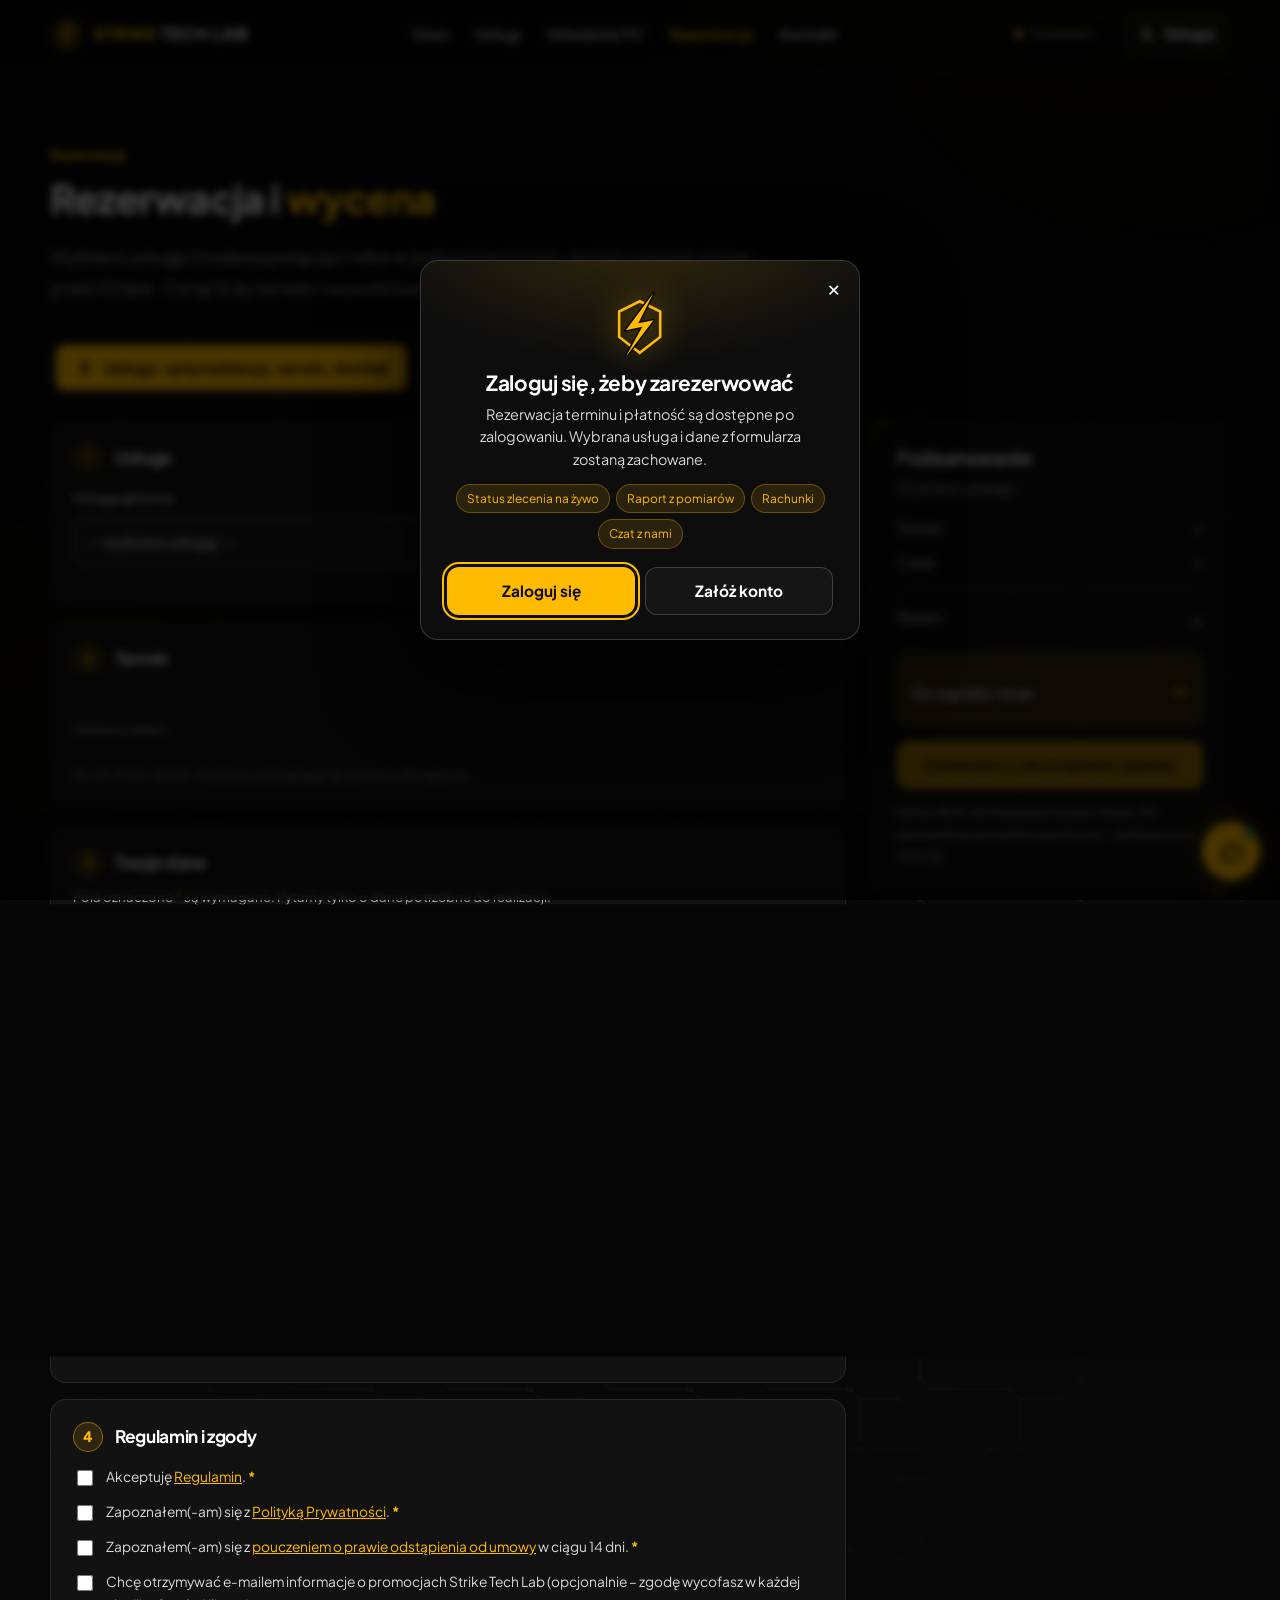
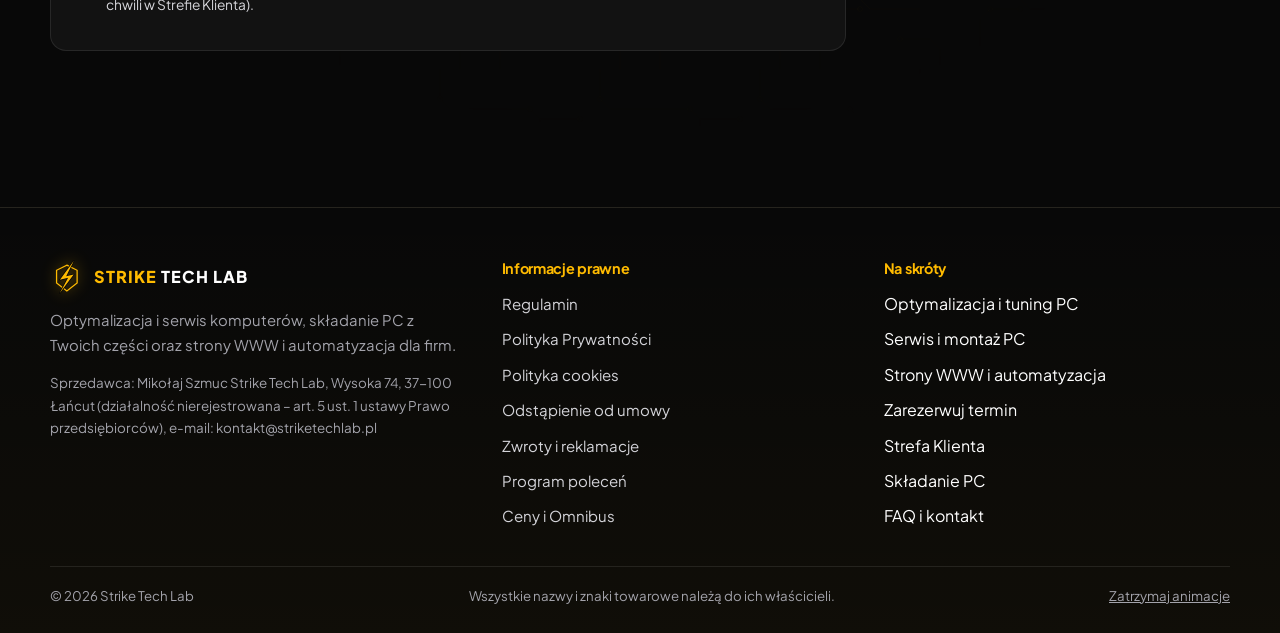
<file: rezerwacja/index.html>
<!DOCTYPE html>
<html lang="pl">
<head>
<meta charset="utf-8">
<meta name="viewport" content="width=device-width,initial-scale=1">
<title>Rezerwacja terminu online | Strike Tech Lab</title>
<meta name="description" content="Wybierz usługę i wolny termin (pn–pt, 9:00–18:00), zapłać online kartą, BLIK-iem lub Przelewy24. Status zlecenia śledzisz w Strefie Klienta.">
<meta name="theme-color" content="#080808">
<meta http-equiv="Content-Security-Policy" content="default-src 'self'; script-src 'self' https://cdn.jsdelivr.net https://challenges.cloudflare.com; frame-src https://challenges.cloudflare.com; style-src 'self' 'unsafe-inline'; font-src 'self'; img-src 'self' data: blob: https:; media-src 'self' blob: https:; connect-src 'self' https://*.supabase.co wss://*.supabase.co https://cdn.jsdelivr.net https://challenges.cloudflare.com http://127.0.0.1:54321 ws://127.0.0.1:54321 http://localhost:54321 ws://localhost:54321; form-action 'self' mailto:; base-uri 'self'; object-src 'none'">
<meta name="referrer" content="strict-origin-when-cross-origin">
<link rel="canonical" href="https://striketechlab.pl/rezerwacja">
<meta property="og:title" content="Rezerwacja terminu online | Strike Tech Lab">
<meta property="og:description" content="Wybierz usługę i wolny termin (pn–pt, 9:00–18:00), zapłać online kartą, BLIK-iem lub Przelewy24. Status zlecenia śledzisz w Strefie Klienta.">
<meta property="og:type" content="website">
<meta property="og:url" content="https://striketechlab.pl/rezerwacja">
<meta property="og:image" content="https://striketechlab.pl/media/hero-pc.jpg">
<meta property="og:locale" content="pl_PL">
<meta name="twitter:card" content="summary_large_image">
<script type="application/ld+json">
{"@context":"https://schema.org","@type":"ComputerRepair","name":"Strike Tech Lab","legalName":"Mikołaj Szmuc Strike Tech Lab","url":"https://striketechlab.pl/",
 "image":"https://striketechlab.pl/media/hero-pc.jpg","email":"kontakt@striketechlab.pl","priceRange":"149–6990 zł",
 "address":{"@type":"PostalAddress","streetAddress":"Wysoka 74","postalCode":"37-100","addressLocality":"Łańcut","addressCountry":"PL"},
 "areaServed":[{"@type":"City","name":"Łańcut"},{"@type":"Country","name":"Polska"}],
 "openingHoursSpecification":[{"@type":"OpeningHoursSpecification","dayOfWeek":["Monday","Tuesday","Wednesday","Thursday","Friday"],"opens":"09:00","closes":"18:00"}]}
</script>
<link rel="icon" type="image/svg+xml" href="data:image/svg+xml,%3Csvg xmlns=%22http://www.w3.org/2000/svg%22 viewBox=%22255 190 750 750%22%3E%3Cdefs%3E%3Cmask id=%22m%22%3E%3Crect x=%22255%22 y=%22190%22 width=%22750%22 height=%22750%22 fill=%22%23fff%22/%3E%3Cpolygon points=%22778,212 474,624 655,583 472,918 778,512 612,546%22 fill=%22%23000%22 stroke=%22%23000%22 stroke-width=%2244%22 stroke-linejoin=%22round%22/%3E%3C/mask%3E%3C/defs%3E%3Cpolygon points=%22627,303 853,417 853,697 627,872 400,697 400,417%22 fill=%22none%22 stroke=%22%23FFBB00%22 stroke-width=%2252%22 mask=%22url%28%23m%29%22/%3E%3Cpolygon points=%22778,212 474,624 655,583 472,918 778,512 612,546%22 fill=%22%23FFBB00%22/%3E%3C/svg%3E">
<script src="/config.js?v=20261125b"></script>
<link rel="stylesheet" href="/assets/app.css?v=20261125b">
<script defer src="/assets/app.js?v=20261125b"></script>
</head>
<body>
<div id="intro" aria-hidden="true">
  <div class="i-half i-top"></div><div class="i-half i-bot"></div>
  <div class="i-grid"></div><div class="i-glow"></div>
  <div class="i-slash"></div>
  <div class="i-core">
    <div class="i-flash"></div>
    <svg class="i-logo" viewBox="360 190 540 750"><polygon class="i-hex" points="627,303 853,417 853,697 627,872 400,697 400,417" stroke-linejoin="miter"/><polygon class="i-bolt" points="778,212 474,624 655,583 472,918 778,512 612,546"/></svg>
    <div class="i-word">
      <div class="i-strike"><span style="animation-delay:1.05s">S</span><span style="animation-delay:1.1s">T</span><span style="animation-delay:1.15s">R</span><span style="animation-delay:1.2s">I</span><span style="animation-delay:1.25s">K</span><span style="animation-delay:1.3s">E</span></div>
      <div class="i-lab">TECH LAB</div>
    </div>
    <div class="i-load"><div class="i-bar"><i></i></div><div class="i-meta"><span class="i-line">Uruchamianie</span><span class="i-pct">0%</span></div></div>
  </div>
  <div class="i-hint">Kliknij, aby wejść</div>
</div>
<script src="/assets/intro.js?v=20261125b"></script>
<a class="skip" href="#main">Przejdź do treści</a>
<svg width="0" height="0" style="position:absolute" aria-hidden="true">
  <symbol id="logo" viewBox="360 190 540 750">
    <polygon points="627,303 853,417 853,697 627,872 400,697 400,417" fill="none" stroke="#FFBB00" stroke-width="28" stroke-linejoin="miter"/>
    <polygon points="778,212 474,624 655,583 472,918 778,512 612,546" fill="#FFBB00" stroke="#080808" stroke-width="34" paint-order="stroke" stroke-linejoin="round"/>
  </symbol>
</svg>

<header class="site-header">
  <div class="wrap nav">
    <a class="brand" href="/" data-link aria-label="Strike Tech Lab – strona główna"><svg aria-hidden="true"><use href="#logo"/></svg><span><b>STRIKE</b> TECH LAB</span></a>
    <nav id="mainnav" aria-label="Główna nawigacja">
      <a href="/" data-link>Start</a>
      <a href="/uslugi" data-link>Usługi</a>
      <a href="/zestawy" data-link>Składanie PC</a>
      <a href="/rezerwacja" data-link>Rezerwacja</a>
      <a href="/kontakt" data-link>Kontakt</a>
    </nav>
    <div class="nav-right">
      <span class="conn" id="connChip" role="status" aria-live="polite" title="Stan połączenia z systemem rezerwacji"><span class="dot wait" id="connDot"></span><span class="conn-txt" id="connTxt">Rezerwacje</span></span>
      <a class="acct-btn" id="acctBtn" href="/konto" data-link><svg viewBox="0 0 24 24" fill="none" stroke="currentColor" stroke-width="2" stroke-linecap="round" aria-hidden="true"><circle cx="12" cy="8" r="4"/><path d="M4 21c1.5-4 4.5-6 8-6s6.5 2 8 6"/></svg><span class="acct-txt" id="acctTxt">Zaloguj</span></a>
      <button class="burger" aria-label="Otwórz menu" aria-expanded="false" aria-controls="mainnav"><span></span></button>
    </div>
  </div>
</header>
<div class="offline-bar hidden" id="offlineBar" role="alert"></div>

<main id="main">
  <!-- ============ START ============ -->
  <section class="hero" id="start" data-page="home">
    <figure class="hero-media" data-media="hero" data-optional aria-hidden="true"></figure>
    <div class="hero-glow" aria-hidden="true"><i></i><i></i><i></i></div>
    <div class="wrap">
      <div class="hero-grid">
        <div>
          <span class="live-badge" id="liveBadge"><span class="dot wait" id="liveDot"></span><span id="liveTxt">Rezerwacja online · pn–sb 10:00–20:00</span></span>
          <h1>Optymalizacja i&nbsp;serwis&nbsp;PC. <span class="gold">Z pomiarem przed&nbsp;i&nbsp;po.</span></h1>
          <p class="lead">Optymalizujemy Windows, BIOS i kartę graficzną, serwisujemy i składamy komputery. Termin wybierasz w kalendarzu, płacisz online, a status i raport z pomiarów masz w Strefie Klienta.</p>
          <ul class="props">
            <li><svg viewBox="0 0 24 24" fill="none" stroke="currentColor" stroke-width="2" stroke-linecap="round" stroke-linejoin="round" aria-hidden="true"><path d="M3 3v18h18"/><path d="m7 15 4-4 3 3 5-6"/></svg>Raport STRIKE PROOF: FPS, temperatury i opóźnienia przed i po</li>
            <li><svg viewBox="0 0 24 24" fill="none" stroke="currentColor" stroke-width="2" stroke-linecap="round" stroke-linejoin="round" aria-hidden="true"><rect x="3" y="4" width="18" height="12" rx="2"/><path d="M8 20h8M12 16v4"/></svg>Optymalizacje zdalnie w całej Polsce – widzisz ekran na żywo</li>
            <li><svg viewBox="0 0 24 24" fill="none" stroke="currentColor" stroke-width="2" stroke-linecap="round" stroke-linejoin="round" aria-hidden="true"><path d="M12 3 4 6v6c0 5 3.5 8 8 9 4.5-1 8-4 8-9V6l-8-3Z"/><path d="m9 12 2 2 4-4"/></svg>Przed zmianami ustawień: punkt przywracania i kopia profilu BIOS</li>
          </ul>
          <div class="cta-row">
            <a class="btn btn-gold" href="/rezerwacja" data-link>Zarezerwuj termin</a>
            <a class="btn btn-ghost" href="/uslugi" data-link>Zobacz usługi i ceny</a>
          </div>
          <p class="consult-line"><button type="button" class="link" data-consult>Nie wiesz, czego potrzebujesz? Bezpłatna konsultacja – 15 minut na czacie</button></p>
        </div>
        <figure class="media hero-pc" data-media="hero_pc" data-alt="Wnętrze komputera do gier – zdjęcie czarno-białe"></figure>
      </div>
      <div class="kpis">
        <div class="kpi hud"><b>Pomiar</b><span>FPS, temperatury i opóźnienia przed i po – na Twoim sprzęcie</span></div>
        <div class="kpi hud"><b>Zdalnie</b><span>Optymalizacja przez RustDesk, widzisz ekran na żywo</span></div>
        <div class="kpi hud"><b>Online</b><span>Rezerwacja terminu i płatność przez Stripe</span></div>
        <div class="kpi hud"><b>Pn–Pt</b><span>9:00–18:00, kalendarz online</span></div>
      </div>
      <p class="note" style="margin-top:12px">Efekt zależy od sprzętu i stanu systemu, dlatego nie obiecujemy z góry konkretnego wzrostu FPS ani spadku temperatur. Rzeczywisty wynik zobaczysz w raporcie z pomiarów.</p>
    </div>
  </section>

  <!-- ============ DZIAŁY (strona główna) ============ -->
  <section class="section gal-sec" id="galeria" data-page="home">
    <div class="wrap">
      <div class="section-head row-head">
        <div><span class="eyebrow">Z warsztatu</span><h2>Komputery <span class="gold">z naszego warsztatu</span></h2></div>
        <a class="btn btn-ghost btn-sm" href="/zestawy" data-link>Portfolio zestawów</a>
      </div>
    </div>
    <div class="gal-strip" role="region" aria-label="Galeria realizacji">
      <div class="gal-track" data-media-list="galeria" data-placeholders="6"></div>
    </div>
  </section>

  <section class="section rev-sec hidden" id="opinie" data-page="home" aria-labelledby="revTitle">
    <div class="wrap">
      <div class="section-head row-head">
        <div><span class="eyebrow">Opinie</span><h2 id="revTitle">Co mówią <span class="gold">nasi klienci</span></h2></div>
        <div class="rev-side"><div class="rev-stats" id="revStats"></div>
          <div class="toolbar"><a class="btn btn-ghost btn-sm" data-google="profile" hidden target="_blank" rel="noopener">Opinie w Google ↗</a><a class="btn btn-gold btn-sm" data-google="review" hidden target="_blank" rel="noopener">Oceń nas w Google</a></div></div>
      </div>
      <div class="rev-grid" id="revList"></div>
      <p class="muted small rev-note">Publikujemy wyłącznie opinie osób, które zrealizowały u nas zlecenie – każda jest powiązana z prawdziwym, zakończonym zamówieniem. Nie usuwamy opinii za niską ocenę; odrzucamy tylko treści obraźliwe, niezwiązane z usługą albo zawierające dane osobowe.</p>
    </div>
  </section>

  <section class="section bg-tech" id="dzialy" data-page="home">
    <div class="wrap">
      <div class="section-head"><h2>Czym się zajmujemy</h2><p class="lead">Wybierz dział – szczegóły, ceny i rezerwacja są na osobnych stronach.</p></div>
      <div class="grid g4 tiles">
        <a class="card hud tile" href="/optymalizacja" data-link><div class="icon-box"><svg viewBox="0 0 24 24" fill="none" stroke="currentColor" stroke-width="1.8" stroke-linecap="round" stroke-linejoin="round" aria-hidden="true"><path d="M13 2 4 14h7l-1 8 9-12h-7l1-8Z"/></svg></div><h3>Optymalizacja i tuning</h3><p class="muted">Undervolting, BIOS i RAM, input lag, czyszczenie i nowe pasty.</p><span class="tile-price" data-from="optimization">od 199 zł</span></a>
        <a class="card hud tile" href="/serwis" data-link><div class="icon-box"><svg viewBox="0 0 24 24" fill="none" stroke="currentColor" stroke-width="1.8" stroke-linecap="round" stroke-linejoin="round" aria-hidden="true"><path d="M14.7 6.3a4 4 0 0 0-5.4 5.4L3 18l3 3 6.3-6.3a4 4 0 0 0 5.4-5.4l-2.6 2.6-2.4-.6-.6-2.4 2.6-2.6Z"/></svg></div><h3>Serwis i montaż PC</h3><p class="muted">Montaż z Twoich części, regeneracja chłodzenia, diagnostyka i naprawa.</p><span class="tile-price" data-from="service">od 149 zł</span></a>
        <a class="card hud tile" href="/zestawy" data-link><div class="icon-box"><svg viewBox="0 0 24 24" fill="none" stroke="currentColor" stroke-width="1.8" stroke-linecap="round" stroke-linejoin="round" aria-hidden="true"><rect x="5" y="3" width="14" height="18" rx="2"/><circle cx="12" cy="10" r="3"/><path d="M9 17h6"/></svg></div><h3>Dobór i składanie PC</h3><p class="muted">Dobieramy części pod Twój budżet, Ty je kupujesz, my składamy i testujemy.</p><span class="tile-price" data-from="pc">od 199 zł</span></a>
        <a class="card hud tile" href="/strony-www" data-link><div class="icon-box"><svg viewBox="0 0 24 24" fill="none" stroke="currentColor" stroke-width="1.8" stroke-linecap="round" stroke-linejoin="round" aria-hidden="true"><path d="m8 8-5 4 5 4M16 8l5 4-5 4M14 5l-4 14"/></svg></div><h3>Strony i automatyzacja</h3><p class="muted">Strony WWW dla firm i automatyczny przepływ danych.</p><span class="tile-price" data-from="solutions">od 590 zł</span></a>
      </div>
    </div>
  </section>


  <!-- ============ USŁUGI ============ -->
  <section class="section bg-tech" id="uslugi" data-page="uslugi">
    <div class="wrap">
      <div class="section-head">
        <span class="eyebrow">Usługi i cennik</span>
        <h1 class="h2" id="svcH1">Usługi i ceny</h1>
        <p class="lead">Cena „od” to minimum za zakres podstawowy. Jeśli sprzęt wymaga dodatkowych prac lub części, dostajesz wycenę do akceptacji przed ich wykonaniem. Ceny końcowe – sprzedawca nie jest płatnikiem VAT.</p>
      </div>
      <div id="svcCats"></div>
      <div class="grid g3" style="margin-top:36px">
        <div class="card hud"><span class="pill">Express +50 zł</span><p class="muted" style="margin:10px 0 0">Przy usługach zdalnych skracamy minimalny czas do terminu z 12 do 2 godzin.</p></div>
        <div class="card hud"><span class="pill">Kalendarz na żywo</span><p class="muted" style="margin:10px 0 0">Pn–Pt, 9:00–18:00. Wybrany termin czeka 35 minut na płatność, a po opłaceniu znika z kalendarza.</p></div>
        <div class="card hud"><span class="pill">Polecenia −10%</span><p class="muted" style="margin:10px 0 0">Nowy klient z kodem polecającym płaci 10% mniej (maks. 300 zł), a polecający dostaje kod na 5%.</p></div>
      </div>
    </div>
  </section>

  <!-- ============ ZAKRES PRAC ============ -->
  <section class="section" id="zakres" data-page="uslugi">
    <div class="wrap">
      <div class="section-head">
        <span class="eyebrow">Jak pracujemy</span>
        <h2>Sześć procedur serwisowych, jedna zasada: najpierw pomiar</h2>
        <p class="lead">Każde zlecenie prowadzimy według własnych instrukcji serwisowych. Zmieniamy jedną rzecz naraz, zapisujemy stan początkowy i przerywamy test przy pierwszych oznakach niestabilności.</p>
      </div>
      <div class="grid g3 areas">
        <div class="card"><h4>Windows Deep De-bloat</h4><p>Porządkujemy aplikacje, autostart i procesy w tle, ustawiamy plan zasilania i sterowniki GPU.</p><p class="rule">Bez „uniwersalnych” skryptów z internetu – zmiany ustawień zapisujemy, więc można je cofnąć.</p></div>
        <div class="card"><h4>BIOS i pamięć RAM</h4><p>XMP/EXPO, Resizable BAR i ustawienia pamięci, potwierdzone testami stabilności.</p><p class="rule">BIOS aktualizujemy tylko z uzasadnieniem i z oficjalnej strony producenta.</p></div>
        <div class="card"><h4>Undervolting GPU i krzywe</h4><p>Krzywa napięcie/zegar i krzywa wentylatorów: niższa temperatura i cichsza praca.</p><p class="rule">Bez kopiowania „magicznych” wartości – dobieramy je do Twojej karty.</p></div>
        <div class="card"><h4>Input lag w e-sporcie</h4><p>Odświeżanie, NVIDIA Reflex / AMD Anti-Lag, limity FPS i ustawienia myszy dobrane do gry.</p><p class="rule">Porównujemy tę samą scenę i ustawienia przed i po.</p></div>
        <div class="card"><h4>OBS i streaming</h4><p>Enkoder, bitrate, sceny i dźwięk tak, żeby gra nie traciła klatek podczas transmisji.</p><p class="rule">Bitrate z zapasem łącza – nigdy 100% wyniku speedtestu.</p></div>
        <div class="card"><h4>Termika, kopie i diagnostyka</h4><p>Punkt przywracania, kopia danych, S.M.A.R.T. dysków i kontrolowane testy obciążeniowe.</p><p class="rule">Przy ostrzeżeniach dysku zatrzymujemy testy i najpierw zabezpieczamy dane.</p></div>
      </div>
    </div>
  </section>

  <!-- ============ BENCHMARK ============ -->
  <section class="section bg-tech" id="benchmark" data-page="uslugi">
    <div class="wrap">
      <div class="section-head">
        <span class="eyebrow">Raport STRIKE PROOF</span>
        <h2>Co mierzymy przed i po</h2>
        <p class="lead">Nie pokazujemy wyników „z katalogu” – każdy komputer jest inny. Mierzymy tę samą scenę i te same ustawienia przed zmianami i po nich, a wyniki dostajesz w Strefie Klienta.</p>
      </div>
      <div class="bench">
        <div class="card">
          <div class="field"><span class="label">Nagranie w animacji</span>
            <p style="margin:0;font-weight:700">Counter-Strike 2 <span class="muted" style="font-weight:500">· nasze nagranie z rozgrywki</span></p>
            <select id="game" class="select" hidden aria-hidden="true" tabindex="-1"><option value="cs2">Counter-Strike 2</option></select>
          </div>
          <span class="label">Co trafia do raportu</span>
          <ul class="measure-list">
            <li>FPS średnio i 1% low w wybranej grze lub benchmarku</li>
            <li>Opóźnienie systemu – tam, gdzie da się je zmierzyć (np. NVIDIA Reflex)</li>
            <li>Temperatury CPU i GPU w tym samym teście obciążeniowym</li>
            <li>Stabilność po każdej zmianie</li>
          </ul>
          <p class="note" style="margin:14px 0 0">Obok jest nasze nagranie z CS2. Przycięcia po stronie „przed” są dodane, żeby pokazać, czego szukamy – to nie jest wynik pomiaru.</p>
        </div>
        <div>
          <div class="cmp" id="cmp">
            <canvas class="cmp-bg" id="cmpBefore" aria-hidden="true"></canvas>
            <canvas class="cmp-bg cmp-bg-after" id="cmpAfter" aria-hidden="true"></canvas>
            <div class="panel panel-before" id="pBefore"></div>
            <div class="panel panel-after" id="pAfter"></div>
            <div class="handle"></div>
            <input type="range" id="slider" min="0" max="100" value="50" aria-label="Suwak animacji poglądowej przed i po">
          </div>
          <p class="note" style="text-align:center;margin-top:10px">← Przed · Po → (animacja poglądowa)</p>
        </div>
      </div>
    </div>
  </section>

  <!-- ============ ZESTAWY PC (portfolio konfiguracji, bez cen) ============ -->
  <section class="section bg-tech" id="zestawy" data-page="zestawy">
    <div class="wrap">
      <div class="section-head">
        <span class="eyebrow">Portfolio konfiguracji</span>
        <h2>Zestawy <span class="gold">zoptymalizowane przez STRIKE</span></h2>
        <p class="lead">Każdy komputer jest profesjonalnie optymalizowany pod maksymalną wydajność i pełną stabilność. Ciesz się najwyższą płynnością gry i najniższym opóźnieniem.</p>
      </div>
      <aside class="card hud method" aria-labelledby="methodTitle">
        <div class="method-ico" aria-hidden="true"><svg viewBox="0 0 24 24" fill="none" stroke="currentColor" stroke-width="2" stroke-linecap="round" stroke-linejoin="round"><path d="M3 3v18h18"/><path d="m7 15 4-4 3 3 5-6"/></svg></div>
        <div class="method-txt">
          <h3 id="methodTitle">Jak mierzymy wyniki</h3>
          <p>Pomiary w <b>CapFrameX</b> w tytułach e-sportowych, w <b>1080p na ustawieniach Competitive</b> – ta sama scena przed i po pełnej optymalizacji BIOS-u, systemu i sterowników. Podajemy średni FPS i <b>1% low (P1)</b>, czyli płynność w najcięższych momentach. Realne przyrosty zależą od konkretnej konfiguracji, wersji gry i sterowników.</p>
        </div>
        <button type="button" class="btn btn-ghost btn-sm" id="proofBtn">Zobacz przykładowy pomiar STRIKE PROOF (CapFrameX)</button>
      </aside>
      <div class="ladder" id="setsGrid"></div>
      <p class="note" style="margin-top:22px">Nie sprzedajemy sprzętu. Pokazujemy zrealizowane konfiguracje i wyniki pomiarów przed i po optymalizacji. Zapytanie o podobny zestaw jest bezpłatne – doradzimy przy doborze podzespołów, a części kupujesz sam, u wybranego sklepu.</p>
    </div>
  </section>


  <!-- ============ PROCES ============ -->
  <section class="section" id="proces" data-page="home">
    <div class="wrap">
      <div class="section-head"><span class="eyebrow">Proces</span><h2>Jak zamówić w 4 krokach</h2></div>
      <ol class="steps">
        <li><b>Wybierz usługę albo podaj budżet</b><span>Usługi możesz łączyć w jednym terminie, np. montaż + optymalizacja. Dobór części do komputera ustalamy po rozmowie.</span></li>
        <li><b>Zarezerwuj termin</b><span>Widzisz tylko wolne godziny. Termin czeka 35 minut na płatność.</span></li>
        <li><b>Zapłać online</b><span>Karta, BLIK lub Przelewy24. Dostajesz numer STL-ROK-NUMER i potwierdzenie mailem.</span></li>
        <li><b>Śledź i odbierz raport</b><span>Status zmienia się na żywo w Strefie Klienta, tam też pobierzesz raport.</span></li>
      </ol>
      <div class="cta-row" style="margin-top:28px"><a class="btn btn-gold" href="/rezerwacja" data-link>Zarezerwuj termin</a><button type="button" class="btn btn-ghost" data-consult>Bezpłatna konsultacja (15 min)</button></div>
    </div>
  </section>

  <!-- ============ REZERWACJA ============ -->
  <section class="section bg-tech" id="rezerwacja" data-page="rezerwacja">
    <div class="wrap">
      <div class="section-head">
        <span class="eyebrow">Rezerwacja</span>
        <h2>Rezerwacja i <span class="gold">wycena</span></h2>
        <p class="lead" id="bookLead">Wybierz usługę (możesz połączyć kilka w jednym terminie), termin i zapłać online przez Stripe. Cenę liczy serwer na podstawie aktualnego cennika.</p>
      </div>
      <div class="seg bmode" id="bMode" role="group" aria-label="Co chcesz zamówić">
        <button type="button" data-bm="svc" aria-pressed="true"><svg viewBox="0 0 24 24" fill="none" stroke="currentColor" stroke-width="2" stroke-linecap="round" stroke-linejoin="round" aria-hidden="true"><path d="M13 2 4 14h7l-1 8 9-12h-7l1-8Z"/></svg>Usługa: optymalizacja, serwis, montaż</button>
        <button type="button" data-bm="pc" aria-pressed="false"><svg viewBox="0 0 24 24" fill="none" stroke="currentColor" stroke-width="2" stroke-linecap="round" stroke-linejoin="round" aria-hidden="true"><rect x="6" y="2" width="12" height="20" rx="2"/><circle cx="12" cy="14" r="3"/><path d="M9 6h6"/></svg>Dobór i złożenie PC</button>
      </div>
      <div id="bookBanner"></div>
      <form class="book" id="bookForm" novalidate>
        <div>
          <div class="step">
            <div class="step-h"><span class="n">1</span><h3>Usługa</h3></div>
            <div class="field"><label for="bItem">Usługa główna</label><select id="bItem" class="select"></select></div>
            <div id="bExtrasWrap" class="hidden">
              <span class="label">Połącz z innymi usługami <small class="muted">– jeden termin, jedna płatność (np. montaż + optymalizacja)</small></span>
              <div class="extras" id="bExtras" role="group" aria-label="Usługi dołączone"></div>
            </div>
            <label class="check hidden" id="bExpressWrap"><input type="checkbox" id="bExpress"><span><b>Express +50 zł</b> – termin już za 2 godziny (zależnie od wolnych godzin).</span></label>
            <p class="note" id="bItemNote"></p>
          </div>

          <div class="step">
            <div class="step-h"><span class="n">2</span><h3>Termin</h3></div>
            <div class="days" id="bDays" role="group" aria-label="Wybierz dzień"></div>
            <div class="slots" id="bSlots" role="group" aria-label="Wolne godziny"><span class="slots-msg">Wybierz dzień.</span></div>
            <p class="note" style="margin:10px 0 0">Pn–Pt, 9:00–18:00. Godziny odświeżają się same co 30 sekund.</p>
          </div>

          <div class="step">
            <div class="step-h"><span class="n">3</span><h3>Twoje dane</h3></div>
            <p class="note" style="margin-top:-6px">Pola oznaczone <span class="req" aria-hidden="true">*</span><span class="sr-only">gwiazdką</span> są wymagane. Pytamy tylko o dane potrzebne do realizacji.</p>
            <div class="radio-row" style="margin-bottom:14px" role="radiogroup" aria-label="Typ klienta">
              <label><input type="radio" name="ctype" value="consumer" checked> Osoba prywatna</label>
              <label><input type="radio" name="ctype" value="business"> Firma (rachunek lub faktura bez VAT na NIP)</label>
            </div>
            <div class="row2">
              <div class="field"><label for="bName">Imię i nazwisko <span class="req" aria-hidden="true">*</span></label><input class="input" id="bName" autocomplete="name" maxlength="120" aria-required="true" aria-describedby="err-bName"><span class="err" data-err="name" id="err-bName"></span></div>
              <div class="field"><label for="bPhone">Telefon (opcjonalnie)</label><input class="input" id="bPhone" type="tel" autocomplete="tel" maxlength="30" placeholder="+48 600 000 000" aria-describedby="hint-bPhone err-bPhone"><span class="note" id="hint-bPhone">Przydaje się przy sesji zdalnej i wysyłce kurierem.</span><span class="err" data-err="phone" id="err-bPhone"></span></div>
            </div>
            <div class="row2 hidden" id="bBiz">
              <div class="field"><label for="bCompany">Nazwa firmy <span class="req" aria-hidden="true">*</span></label><input class="input" id="bCompany" autocomplete="organization" maxlength="160" aria-required="true" aria-describedby="err-bCompany"><span class="err" data-err="company" id="err-bCompany"></span></div>
              <div class="field"><label for="bNip">NIP <span class="req" aria-hidden="true">*</span></label><input class="input" id="bNip" inputmode="numeric" maxlength="13" aria-required="true" aria-describedby="err-bNip"><span class="err" data-err="nip" id="err-bNip"></span></div>
            </div>
            <div id="bHandoverWrap" class="hidden">
              <span class="label" id="lbl-handover">Przekazanie sprzętu <span class="req" aria-hidden="true">*</span></span>
              <div class="radio-row" style="margin:6px 0 12px" role="radiogroup" aria-labelledby="lbl-handover" aria-required="true" aria-describedby="err-handover">
                <label><input type="radio" name="handover" value="personal"> Osobiście</label>
                <label><input type="radio" name="handover" value="courier"> Kurierem</label>
              </div>
              <span class="err" data-err="handover" id="err-handover" style="color:var(--bad);font-size:.8rem"></span>
              <div class="field"><label for="bCity">Miasto (opcjonalnie)</label><input class="input" id="bCity" maxlength="80" autocomplete="address-level2"></div>
            </div>
            <div class="field"><label for="bNote">Uwagi do zlecenia</label><textarea class="textarea" id="bNote" maxlength="2000" placeholder="Podzespoły, gra, objawy, cel (np. „więcej FPS w CS2”, „głośny laptop”)"></textarea></div>
            <div class="field"><label for="bCode">Kod rabatowy lub polecający</label>
              <div class="code-row"><input class="input" id="bCode" maxlength="40" placeholder="np. STL-1A2B3C4D" autocomplete="off" aria-describedby="err-bCode"><button type="button" class="btn btn-ghost btn-sm" id="bCodeBtn">Sprawdź kod</button></div>
              <span class="err" data-err="code" id="err-bCode" aria-live="polite"></span>
            </div>
          </div>

          <div class="step">
            <div class="step-h"><span class="n">4</span><h3>Regulamin i zgody</h3></div>
            <label class="check"><input type="checkbox" id="kTerms" aria-required="true" aria-describedby="err-consents"><span>Akceptuję <a class="link" href="/#regulamin" data-legal="terms">Regulamin</a>. <span class="req" aria-hidden="true">*</span></span></label>
            <label class="check"><input type="checkbox" id="kPrivacy" aria-required="true" aria-describedby="err-consents"><span>Zapoznałem(-am) się z <a class="link" href="/#polityka-prywatnosci" data-legal="privacy">Polityką Prywatności</a>. <span class="req" aria-hidden="true">*</span></span></label>
            <label class="check" id="kWithdrawalWrap"><input type="checkbox" id="kWithdrawal" aria-required="true" aria-describedby="err-consents"><span>Zapoznałem(-am) się z <a class="link" href="/#odstapienie" data-legal="withdrawal">pouczeniem o prawie odstąpienia od umowy</a> w ciągu 14 dni. <span class="req" aria-hidden="true">*</span></span></label>
            <label class="check hidden" id="kEarlyWrap"><input type="checkbox" id="kEarly" aria-required="true" aria-describedby="err-consents"><span>Termin wypada przed upływem 14 dni na odstąpienie, dlatego żądam rozpoczęcia usługi przed jego upływem. Rozumiem, że po pełnym wykonaniu usługi tracę prawo odstąpienia, a przy odstąpieniu w trakcie zapłacę za wykonaną część (<a class="link" href="/#odstapienie" data-legal="withdrawal">pouczenie o odstąpieniu</a>). <span class="req" aria-hidden="true">*</span></span></label>
            <label class="check"><input type="checkbox" id="kMarketing"><span>Chcę otrzymywać e-mailem informacje o promocjach Strike Tech Lab (opcjonalnie – zgodę wycofasz w każdej chwili w Strefie Klienta).</span></label>
            <span class="err" data-err="consents" id="err-consents" style="color:var(--bad);font-size:.85rem"></span>
          </div>
        </div>

        <aside class="summary card hud" aria-live="polite">
          <h3 style="margin-bottom:6px">Podsumowanie</h3>
          <div id="sumItem" class="muted">Wybierz usługę.</div>
          <ul class="sum-spec" id="sumSpec"></ul>
          <div class="sum-line" style="margin-top:10px"><span>Termin</span><b id="sumSlot">–</b></div>
          <div class="sum-line"><span>Cena</span><b id="sumBase">–</b></div>
          <div class="sum-line hidden" id="sumExpressLine"><span>Express</span><b id="sumExpress">–</b></div>
          <div class="sum-line disc hidden" id="sumDiscLine"><span id="sumDiscLbl">Rabat</span><b id="sumDisc">–</b></div>
          <div class="sum-total"><div class="sum-line"><span>Razem</span><b id="sumTotal">–</b></div></div>
          <div class="sum-due"><span id="sumDueLbl">Do zapłaty teraz</span><b id="sumDue">–</b></div>
          <button class="btn btn-gold btn-block" id="payBtn" type="submit" disabled>Zamawiam z obowiązkiem zapłaty</button>
          <p class="note" style="margin:12px 0 0" id="payHint">Karta, BLIK lub Przelewy24 przez Stripe. Do złożenia zamówienia potrzebne jest konto – założysz je w minutę.</p>
        </aside>
      </form>
      <form class="book hidden" id="pcForm" novalidate>
        <div>
          <div class="step">
            <div class="step-h"><span class="n">1</span><h3>Budżet</h3></div>
            <label for="pcBudget" class="bb-label">Ile chcesz wydać na części? <b class="bval" id="pcBval">8000 zł</b></label>
            <input type="range" id="pcBudget" class="range" min="4000" max="25000" step="250" value="8000">
            <div class="scale"><span>4000 zł</span><span>25 000 zł+</span></div>
            <p class="note" id="pcHint" style="margin-top:12px"></p>
            <div class="chip hidden" id="pcInsp"></div>
          </div>
          <div class="step">
            <div class="step-h"><span class="n">2</span><h3>Do czego ma służyć?</h3></div>
            <div class="choices" role="radiogroup" aria-label="Przeznaczenie komputera" aria-required="true" aria-describedby="err-pcPurpose">
              <label class="choice"><input type="radio" name="pcPurpose" value="esport"><span><b>Gry e-sportowe</b><small>CS2, Valorant, Fortnite – wysoki FPS</small></span></label>
              <label class="choice"><input type="radio" name="pcPurpose" value="aaa"><span><b>Gry AAA w 1440p</b><small>Nowości w wysokich detalach</small></span></label>
              <label class="choice"><input type="radio" name="pcPurpose" value="k4"><span><b>Gry w 4K</b><small>Maksymalne ustawienia, ray tracing</small></span></label>
              <label class="choice"><input type="radio" name="pcPurpose" value="creative"><span><b>Praca twórcza</b><small>3D, montaż wideo, grafika</small></span></label>
              <label class="choice"><input type="radio" name="pcPurpose" value="office"><span><b>Praca i nauka</b><small>Biuro, multimedia, lekkie gry</small></span></label>
            </div>
            <span class="err" data-err="pcPurpose" id="err-pcPurpose"></span>
            <div class="row2" style="margin-top:14px">
              <fieldset class="checks"><legend class="label">Mam już</legend>
                <label class="check"><input type="checkbox" name="pcHave" value="monitor"><span>Monitor</span></label>
                <label class="check"><input type="checkbox" name="pcHave" value="peripherals"><span>Klawiaturę i mysz</span></label>
                <label class="check"><input type="checkbox" name="pcHave" value="windows"><span>Licencję Windows</span></label>
                <label class="check"><input type="checkbox" name="pcHave" value="parts"><span>Część podzespołów</span></label>
              </fieldset>
              <fieldset class="checks"><legend class="label">Dodatkowo</legend>
                <label class="check"><input type="checkbox" name="pcAdd" value="windows"><span>Instalacja i konfiguracja Windows</span></label>
                <label class="check"><input type="checkbox" name="pcAdd" value="tune"><span>Optymalizacja po złożeniu (Precision Tune)</span></label>
                <label class="check"><input type="checkbox" name="pcAdd" value="transfer"><span>Przeniesienie danych ze starego PC</span></label>
              </fieldset>
            </div>
            <div class="field"><label for="pcNote">Gry, programy i preferencje</label><textarea class="textarea" id="pcNote" maxlength="2000" placeholder="np. „CS2 na 240 Hz i trochę Cyberpunka”, „cicha praca”, „biała obudowa”, „bez RGB”"></textarea></div>
          </div>
          <div class="step">
            <div class="step-h"><span class="n">3</span><h3>Kontakt</h3></div>
            <div class="row2">
              <div class="field"><label for="pcName">Imię <span class="req" aria-hidden="true">*</span></label><input class="input" id="pcName" autocomplete="given-name" maxlength="120" aria-required="true" aria-describedby="err-pcName"><span class="err" data-err="pcName" id="err-pcName"></span></div>
              <div class="field"><label for="pcMail">E-mail <span class="req" aria-hidden="true">*</span></label><input class="input" id="pcMail" type="email" autocomplete="email" maxlength="120" aria-required="true" aria-describedby="err-pcMail"><span class="err" data-err="pcMail" id="err-pcMail"></span></div>
            </div>
            <div class="field"><label for="pcPhone">Telefon (opcjonalnie)</label><input class="input" id="pcPhone" type="tel" autocomplete="tel" maxlength="30" placeholder="+48 600 000 000"><span class="err" data-err="pcPhone"></span></div>
            <input type="text" id="pcHp" class="hp" tabindex="-1" autocomplete="off" aria-hidden="true" aria-label="Nie wypełniaj">
            <label class="check"><input type="checkbox" id="pcConsent" aria-required="true" aria-describedby="err-pcConsent"><span>Zapoznałem(-am) się z <a class="link" href="/#polityka-prywatnosci" data-legal="privacy">Polityką Prywatności</a>. Rozumiem, że podane dane posłużą do przygotowania wyceny. <span class="req" aria-hidden="true">*</span></span></label>
            <span class="err" data-err="pcConsent" id="err-pcConsent"></span>
<label class="check"><input type="checkbox" id="pcPartsAck" aria-required="true" aria-describedby="err-pcPartsAck"><span>Rozumiem, że <b>części kupuję sam(-a)</b>, u wybranego sklepu i na swoje nazwisko – ich zwroty i reklamacje (wady fabryczne) składam u sprzedawcy części. Strike Tech Lab odpowiada za usługę złożenia (gwarancja na montaż 3 miesiące) i dobór. Złożenie zamawiam osobno, po akceptacji wyceny (<a class="link" href="/#regulamin" data-legal="terms">Regulamin</a>, <a class="link" href="/#odstapienie" data-legal="withdrawal">odstąpienie</a>). <span class="req" aria-hidden="true">*</span></span></label>
<span class="err" data-err="pcPartsAck" id="err-pcPartsAck"></span>
          </div>
        </div>
        <aside class="summary card hud" aria-live="polite">
          <h3 style="margin-bottom:6px">Twoje zapytanie</h3>
          <div class="sum-line"><span>Budżet</span><b id="pcSumBudget">–</b></div>
          <div class="sum-line"><span>Przeznaczenie</span><b id="pcSumPurpose">–</b></div>
          <ul class="sum-spec" id="pcSumAdd"></ul>
          <ol class="howto">
            <li>Odpowiadamy mailem z pytaniami albo propozycją.</li>
            <li>Dostajesz listę części z linkami do sklepów i wycenę złożenia.</li>
            <li>Części kupujesz sam, na swoje nazwisko, z dostawą do siebie albo do nas.</li>
            <li>Rezerwujesz i opłacasz złożenie (od 199 zł) – składamy, testujemy i dajemy raport.</li>
          </ol>
          <div class="sum-due"><span>Teraz płacisz</span><b>0 zł</b></div>
          <button class="btn btn-gold btn-block" id="pcSend" type="submit">Wyślij zapytanie o wycenę</button>
        </aside>
      </form>
    </div>
  </section>

  <!-- ============ POTWIERDZENIE PO PŁATNOŚCI (Stripe → /potwierdzenie?session_id=…) ============ -->
  <section class="section bg-tech" id="potwierdzenie" data-page="potwierdzenie" aria-labelledby="confTitle">
    <div class="wrap">
      <div class="section-head"><span class="eyebrow">Rezerwacja</span><h1 class="h2" id="confTitle">Sprawdzam płatność…</h1></div>
      <div class="card hud conf-card" id="confBox" aria-live="polite"><p class="muted">Łączę się z systemem rezerwacji, to potrwa kilka sekund.</p></div>
    </div>
  </section>

  <!-- ============ STREFA KLIENTA ============ -->
  <section class="section" id="panel" data-page="konto">
    <div class="wrap">
      <div class="section-head">
        <span class="eyebrow">Strefa Klienta</span>
        <h2 id="panelTitle">Twoje zlecenia w jednym miejscu</h2>
        <p class="lead" id="panelLead">Status na żywo, raporty z pomiarów, kod polecający i dane konta.</p>
      </div>
      <div id="panelBanner"></div>
      <div id="panelOut">
        <div class="auth-wrap">
          <div class="card hud" id="authBox">
            <h3 id="authTitle">Zaloguj się</h3>
            <div class="tabs" role="tablist" id="authTabs" aria-label="Sposób logowania">
      <button class="tab" role="tab" data-mode="login" aria-selected="true" aria-controls="authForm">Logowanie</button>
      <button class="tab" role="tab" data-mode="register" aria-selected="false" aria-controls="authForm" tabindex="-1">Nowe konto</button>
      <button class="tab" role="tab" data-mode="reset" aria-selected="false" aria-controls="authForm" tabindex="-1">Nie pamiętam hasła</button>
    </div>
    <p class="muted small" id="authHint"></p>
    <div id="authSocial" class="auth-social hidden">
      <div class="soc-btns" id="authSocialBtns"></div>
      <p class="auth-legal">Logując się (Google, Discord lub e-mail), akceptujesz <a class="link" href="/#regulamin" data-legal="terms">Regulamin</a> i <a class="link" href="/#polityka-prywatnosci" data-legal="privacy">Politykę Prywatności</a>.</p>
      <div class="or-line"><span>albo e-mailem i hasłem</span></div>
    </div>
    <form id="authForm" novalidate>
      <div class="field hidden" data-for="register"><label for="aName">Imię i nazwisko</label><input class="input" id="aName" autocomplete="name" maxlength="120"></div>
      <div class="field" data-for="login register reset"><label for="aMail">E-mail</label><input class="input" id="aMail" type="email" autocomplete="email" maxlength="120"></div>
      <div class="field" data-for="login register newpass"><label for="aPass" id="aPassLbl">Hasło</label><input class="input" id="aPass" type="password" autocomplete="current-password" maxlength="200"></div>
      <label class="check hidden" data-for="register"><input type="checkbox" id="aTerms" aria-required="true"><span>Akceptuję <a class="link" href="/#regulamin" data-legal="terms">Regulamin</a> i zapoznałem(-am) się z <a class="link" href="/#polityka-prywatnosci" data-legal="privacy">Polityką Prywatności</a>. <span class="req" aria-hidden="true">*</span></span></label>
      <label class="check hidden" data-for="register"><input type="checkbox" id="aMarketing"><span>Chcę otrzymywać e-mailem informacje o promocjach Strike Tech Lab (opcjonalnie – zgodę wycofasz w każdej chwili).</span></label>
      <label class="check" data-for="login"><input type="checkbox" id="aRemember" checked><span>Nie wylogowuj mnie na tym urządzeniu <span class="muted small">(odznacz na cudzym lub wspólnym komputerze)</span></span></label>
      <div class="captcha-box" id="captchaBox" data-for="login register reset"></div>
      <button class="btn btn-gold btn-block" type="submit" id="authSubmit">Zaloguj się</button>
      <div class="form-msg" id="authMsg" role="status" aria-live="polite"></div>
    </form>
          </div>
        </div>
      </div>
      <div id="panelIn" class="hidden">
        <div class="tabs" role="tablist" id="panelTabs" aria-label="Strefa Klienta">
          <button class="tab" role="tab" aria-selected="true" data-tab="orders" id="tab-orders" aria-controls="pane-orders">Zlecenia</button>
          <button class="tab" role="tab" aria-selected="false" data-tab="programs" id="tab-programs" aria-controls="pane-programs" tabindex="-1">Programy</button>
          <button class="tab" role="tab" aria-selected="false" data-tab="refs" id="tab-refs" aria-controls="pane-refs" tabindex="-1">Polecenia i kody</button>
          <button class="tab" role="tab" aria-selected="false" data-tab="account" id="tab-account" aria-controls="pane-account" tabindex="-1">Konto</button>
          <button class="tab hidden" role="tab" aria-selected="false" data-tab="brief" id="briefTabBtn" aria-controls="pane-brief" tabindex="-1">Brief dnia</button>
          <button class="tab hidden" role="tab" aria-selected="false" data-tab="admin" id="adminTabBtn" aria-controls="pane-admin" tabindex="-1">Administracja</button>
          <button class="tab hidden" role="tab" aria-selected="false" data-tab="guides" id="guidesTabBtn" aria-controls="pane-guides" tabindex="-1">Instrukcje</button>
          <button class="tab hidden" role="tab" aria-selected="false" data-tab="finance" id="financeTabBtn" aria-controls="pane-finance" tabindex="-1">Finanse</button>
          <button class="tab hidden" role="tab" aria-selected="false" data-tab="prices" id="pricesTabBtn" aria-controls="pane-prices" tabindex="-1">Cennik</button>
        </div>
        <div data-pane="orders" id="pane-orders" role="tabpanel" aria-labelledby="tab-orders"><div id="ordersList"></div></div>
        <div data-pane="programs" id="pane-programs" role="tabpanel" aria-labelledby="tab-programs" class="hidden"><div id="programsOut"></div></div>
        <div data-pane="refs" id="pane-refs" role="tabpanel" aria-labelledby="tab-refs" class="hidden"><div id="refsOut"></div></div>
        <div data-pane="account" id="pane-account" role="tabpanel" aria-labelledby="tab-account" class="hidden"><div id="accountOut"></div></div>
        <div data-pane="brief" id="pane-brief" role="tabpanel" aria-labelledby="briefTabBtn" class="hidden"><div id="briefOut"></div></div>
        <div data-pane="admin" id="pane-admin" role="tabpanel" aria-labelledby="adminTabBtn" class="hidden"><div id="adminOut"></div></div>
        <div data-pane="guides" id="pane-guides" role="tabpanel" aria-labelledby="guidesTabBtn" class="hidden"><div id="guidesOut"></div></div>
        <div data-pane="finance" id="pane-finance" role="tabpanel" aria-labelledby="financeTabBtn" class="hidden"><div id="financeOut"></div></div>
        <div data-pane="prices" id="pane-prices" role="tabpanel" aria-labelledby="pricesTabBtn" class="hidden"><div id="pricesOut"></div></div>
      </div>
    </div>
  </section>

  <!-- ============ KONTAKT + FAQ ============ -->
  <section class="section bg-tech" id="kontakt" data-page="kontakt">
    <div class="wrap contact-grid">
      <div>
        <span class="eyebrow">Kontakt</span>
        <h2>Nie wiesz, co wybrać? Napisz</h2>
        <p class="lead">Opisz sprzęt i problem (np. „głośny laptop”, „mało FPS w CS2”) albo zapytaj o dobór części do nowego komputera.</p>
        <div class="consult-card"><b>Bezpłatna konsultacja – 15 minut</b><span>Opisz sprzęt i problem na czacie (albo na Discordzie, jeśli wolisz). Doradzimy, co ma sens, zanim cokolwiek zamówisz – bez zobowiązań.</span><button type="button" class="btn btn-gold btn-sm" data-consult>Zacznij konsultację</button></div>
        <p class="muted">E-mail: <a class="gold" href="mailto:kontakt@striketechlab.pl">kontakt@striketechlab.pl</a><br>Strike Tech Lab · Wysoka 74, 37-100 Łańcut · pn–pt 9:00–18:00 (usługi zdalne w całej Polsce)<span data-google="profile" hidden> · <a class="gold" data-google="profile" target="_blank" rel="noopener" href="#">Profil w Google ↗</a></span></p>
        <h3 style="margin-top:30px" id="faq">Najczęstsze pytania</h3>
        <div class="acc" data-single>
          <div class="acc-item"><button class="acc-btn" aria-expanded="false">Czy sesja zdalna jest bezpieczna?<span class="chev"></span></button><div class="acc-panel"><div><div class="in-pad"><p>Pracujemy przez RustDesk – darmowy program z szyfrowaniem end-to-end. Widzisz ekran na żywo, sam akceptujesz połączenie i w każdej chwili możesz je przerwać. Nigdy nie prosimy o hasła do kont prywatnych ani bankowych.</p></div></div></div></div>
          <div class="acc-item"><button class="acc-btn" aria-expanded="false">Czy dajecie gwarancję na montaż?<span class="chev"></span></button><div class="acc-panel"><div><div class="in-pad"><p>Tak – 3 miesiące od odbioru komputera. Jeśli coś okaże się źle zamontowane (przewód, mocowanie, ułożenie kabli, ustawienie BIOS-u z montażu), poprawimy to bezpłatnie. Wady samych części obsługuje sprzedawca albo producent – pomożemy w zgłoszeniu. Szczegóły w Regulaminie (§8).</p></div></div></div></div>
          <div class="acc-item"><button class="acc-btn" aria-expanded="false">Czy mogę najpierw zapytać, zanim zapłacę?<span class="chev"></span></button><div class="acc-panel"><div><div class="in-pad"><p>Tak. Bezpłatna konsultacja to do 15 minut rozmowy na czacie w Strefie Klienta (albo na Discordzie). Opisz sprzęt i problem – powiemy, co ma sens i ile to kosztuje, bez zobowiązań.</p></div></div></div></div>
          <div class="acc-item"><button class="acc-btn" aria-expanded="false">Jak działa rezerwacja i płatność?<span class="chev"></span></button><div class="acc-panel"><div><div class="in-pad"><p>Wybierasz dzień i godzinę z wolnych terminów. Termin czeka 35 minut na płatność online (karta, BLIK, Przelewy24). Po opłaceniu dostajesz numer STL-ROK-NUMER i mail z potwierdzeniem, a termin znika z kalendarza.</p></div></div></div></div>
          <div class="acc-item"><button class="acc-btn" aria-expanded="false">Co, jeśli przerwę płatność?<span class="chev"></span></button><div class="acc-panel"><div><div class="in-pad"><p>Termin wraca do kalendarza od razu po powrocie ze strony płatności. Jeśli zamknąłeś kartę, dokończysz płatność w Strefie Klienta, dopóki rezerwacja jest aktywna.</p></div></div></div></div>
          <div class="acc-item"><button class="acc-btn" aria-expanded="false">Czy zmiany są odwracalne?<span class="chev"></span></button><div class="acc-panel"><div><div class="in-pad"><p>Zmiany ustawień – tak. Przed nimi tworzymy punkt przywracania i kopię profilu BIOS (jeśli dotyczy), a undervolting czy profile pamięci można cofnąć. Część prac jest nieodwracalna (np. aktualizacja BIOS, delid, ciekły metal) – wykonujemy je tylko po Twojej wyraźnej zgodzie.</p></div></div></div></div>
          <div class="acc-item"><button class="acc-btn" aria-expanded="false">Gdzie sprawdzę status i raport?<span class="chev"></span></button><div class="acc-panel"><div><div class="in-pad"><p>W Strefie Klienta: status zmienia się na żywo, widzisz historię zlecenia, wyniki pomiarów przed i po oraz pliki raportu do pobrania.</p></div></div></div></div>
          <div class="acc-item"><button class="acc-btn" aria-expanded="false">Jak działają kody rabatowe i polecenia?<span class="chev"></span></button><div class="acc-panel"><div><div class="in-pad"><p>Nowy klient z kodem polecającym dostaje 10% rabatu (maks. 300 zł). Polecający otrzymuje jednorazowy kod na 5% po zakończeniu zlecenia i upływie 14 dni. Jedno zamówienie – jeden kod.</p></div></div></div></div>
          <div class="acc-item"><button class="acc-btn" aria-expanded="false">Czy mogę odstąpić od umowy?<span class="chev"></span></button><div class="acc-panel"><div><div class="in-pad"><p>Konsument (a także osoba prowadząca jednoosobową firmę, jeśli zamówienie nie ma dla niej charakteru zawodowego) ma 14 dni na odstąpienie od umowy zawartej na odległość. Szczegóły i wzór formularza: „Odstąpienie od umowy” oraz „Zwroty i reklamacje” w stopce.</p></div></div></div></div>
        </div>
      </div>
      <form class="card hud" id="contactForm" novalidate>
        <div class="hp" aria-hidden="true"><label>Nie wypełniaj <input type="text" id="cHp" tabindex="-1" autocomplete="off"></label></div>
        <div class="row2">
          <div class="field"><label for="cName">Imię / firma <span class="req" aria-hidden="true">*</span></label><input class="input" id="cName" maxlength="120" autocomplete="name" aria-required="true" aria-describedby="cerr-name"><span class="err" data-cerr="name" id="cerr-name"></span></div>
          <div class="field"><label for="cMail">E-mail <span class="req" aria-hidden="true">*</span></label><input class="input" id="cMail" type="email" maxlength="120" autocomplete="email" aria-required="true" aria-describedby="cerr-email"><span class="err" data-cerr="email" id="cerr-email"></span></div>
        </div>
        <div class="row2">
          <div class="field"><label for="cPhone">Telefon (opcjonalnie)</label><input class="input" id="cPhone" type="tel" maxlength="30" autocomplete="tel"></div>
          <div class="field"><label for="cTopic">Temat</label><select class="select" id="cTopic"></select></div>
        </div>
        <div class="field"><label for="cMsg">Wiadomość <span class="req" aria-hidden="true">*</span></label><textarea class="textarea" id="cMsg" maxlength="4000" placeholder="Podzespoły, gra, cel, preferowany termin…" aria-required="true" aria-describedby="cerr-message"></textarea><span class="err" data-cerr="message" id="cerr-message"></span></div>
        <label class="check"><input type="checkbox" id="cConsent" aria-required="true" aria-describedby="cerr-consent"><span>Zapoznałem(-am) się z <a class="link" href="/#polityka-prywatnosci" data-legal="privacy">Polityką Prywatności</a>. Rozumiem, że podane dane posłużą do odpowiedzi na wiadomość. <span class="req" aria-hidden="true">*</span></span></label>
        <span class="err" data-cerr="consent" id="cerr-consent" style="color:var(--bad);font-size:.85rem"></span>
        <p class="note" style="margin:0 0 10px">Pola oznaczone <span class="req" aria-hidden="true">*</span><span class="sr-only">gwiazdką</span> są wymagane. Telefon jest opcjonalny. Wiadomości usuwamy po 12 miesiącach.</p>
        <button class="btn btn-gold btn-block" type="submit" style="margin-top:6px">Wyślij wiadomość</button>
        <div class="form-msg" id="cMsgOut" role="status" aria-live="polite"></div>
      </form>
    </div>
  </section>
</main>

<footer class="site-footer">
  <div class="wrap">
    <div class="foot-grid">
      <div>
        <a class="brand" href="/" data-link><svg aria-hidden="true"><use href="#logo"/></svg><span><b>STRIKE</b> TECH LAB</span></a>
        <p class="muted" style="margin-top:14px;max-width:38ch;font-size:.93rem">Optymalizacja i serwis komputerów, składanie PC z Twoich części oraz strony WWW i automatyzacja dla firm.</p>
        <p class="company" id="companyInfo"></p>
        <p class="company" data-google="profile" hidden><span><a class="link" data-google="profile" target="_blank" rel="noopener" href="#">Profil Firmy Google ↗</a></span><span data-google="review" hidden> · <a class="link" data-google="review" target="_blank" rel="noopener" href="#">Wystaw opinię</a></span></p>
      </div>
      <div>
        <h4>Informacje prawne</h4>
        <ul class="legal-links">
          <li><a href="/#regulamin" data-legal="terms">Regulamin</a></li>
          <li><a href="/#polityka-prywatnosci" data-legal="privacy">Polityka Prywatności</a></li>
          <li><a href="/#cookies" data-legal="cookies">Polityka cookies</a></li>
          <li><a href="/#odstapienie" data-legal="withdrawal">Odstąpienie od umowy</a></li>
          <li><a href="/#zwroty" data-legal="returns">Zwroty i reklamacje</a></li>
          <li><a href="/#program-polecen" data-legal="referral">Program poleceń</a></li>
          <li><a href="/#ceny" data-legal="prices">Ceny i Omnibus</a></li>
        </ul>
      </div>
      <div>
        <h4>Na skróty</h4>
        <ul class="legal-links">
          <li><a href="/optymalizacja" data-link>Optymalizacja i tuning PC</a></li>
          <li><a href="/serwis" data-link>Serwis i montaż PC</a></li>
          <li><a href="/strony-www" data-link>Strony WWW i automatyzacja</a></li>
          <li><a href="/rezerwacja" data-link>Zarezerwuj termin</a></li>
          <li><a href="/konto" data-link>Strefa Klienta</a></li>
          <li><a href="/zestawy" data-link>Składanie PC</a></li>
          <li><a href="/kontakt" data-link>FAQ i kontakt</a></li>
        </ul>
      </div>
    </div>
    <div class="foot-bottom">
      <span>© <span id="year">2026</span> Strike Tech Lab</span>
      <span>Wszystkie nazwy i znaki towarowe należą do ich właścicieli.</span>
      <button type="button" class="motion-btn" id="motionBtn" aria-pressed="false">Zatrzymaj animacje</button>
    </div>
  </div>
</footer>

<dialog class="modal narrow" id="authGate" aria-labelledby="gateTitle" aria-describedby="gateText">
  <form method="dialog" class="gate-x"><button class="modal-x" value="x" aria-label="Zamknij">×</button></form>
  <div class="gate-body">
    <svg class="gate-logo" aria-hidden="true"><use href="#logo"/></svg>
    <h3 id="gateTitle">Zaloguj się, żeby zarezerwować</h3>
    <p class="gate-lead" id="gateText"></p>
    <ul class="gate-perks" aria-label="Co daje konto"><li>Status zlecenia na żywo</li><li>Raport z pomiarów</li><li>Rachunki</li><li>Czat z nami</li></ul>
    <div class="soc-btns" id="gateSocial"></div>
    <div class="or-line hidden" id="gateOr"><span>albo e-mailem</span></div>
    <div class="gate-btns">
      <button class="btn btn-gold" type="button" id="gateLogin">Zaloguj się</button>
      <button class="btn btn-ghost" type="button" id="gateRegister">Załóż konto</button>
    </div>
    <p class="auth-legal hidden" id="gateLegal">Logując się (Google, Discord lub e-mail), akceptujesz <a class="link" href="/#regulamin" data-legal="terms">Regulamin</a> i <a class="link" href="/#polityka-prywatnosci" data-legal="privacy">Politykę Prywatności</a>.</p>
  </div>
</dialog>

<dialog class="modal proof-modal" id="proofModal" aria-labelledby="proofTitle">
  <div class="modal-head"><h3 id="proofTitle">Przykładowy pomiar STRIKE PROOF</h3><form method="dialog"><button class="modal-x" aria-label="Zamknij podgląd">×</button></form></div>
  <div class="modal-body">
    <figure class="proof-fig" id="proofFig"><figcaption class="note">Zrzut z CapFrameX: ten sam test przed i po optymalizacji – średni FPS i 1% low (P1).</figcaption></figure>
  </div>
</dialog>
<dialog class="modal legal-doc" id="legalModal" aria-labelledby="legalTitle">
  <div class="modal-head"><h3 id="legalTitle"></h3><form method="dialog"><button class="modal-x" aria-label="Zamknij dokument">×</button></form></div>
  <div class="modal-body" id="legalBody"></div>
</dialog>


<div id="toasts" aria-live="polite"></div>

</body>
</html>
</file>
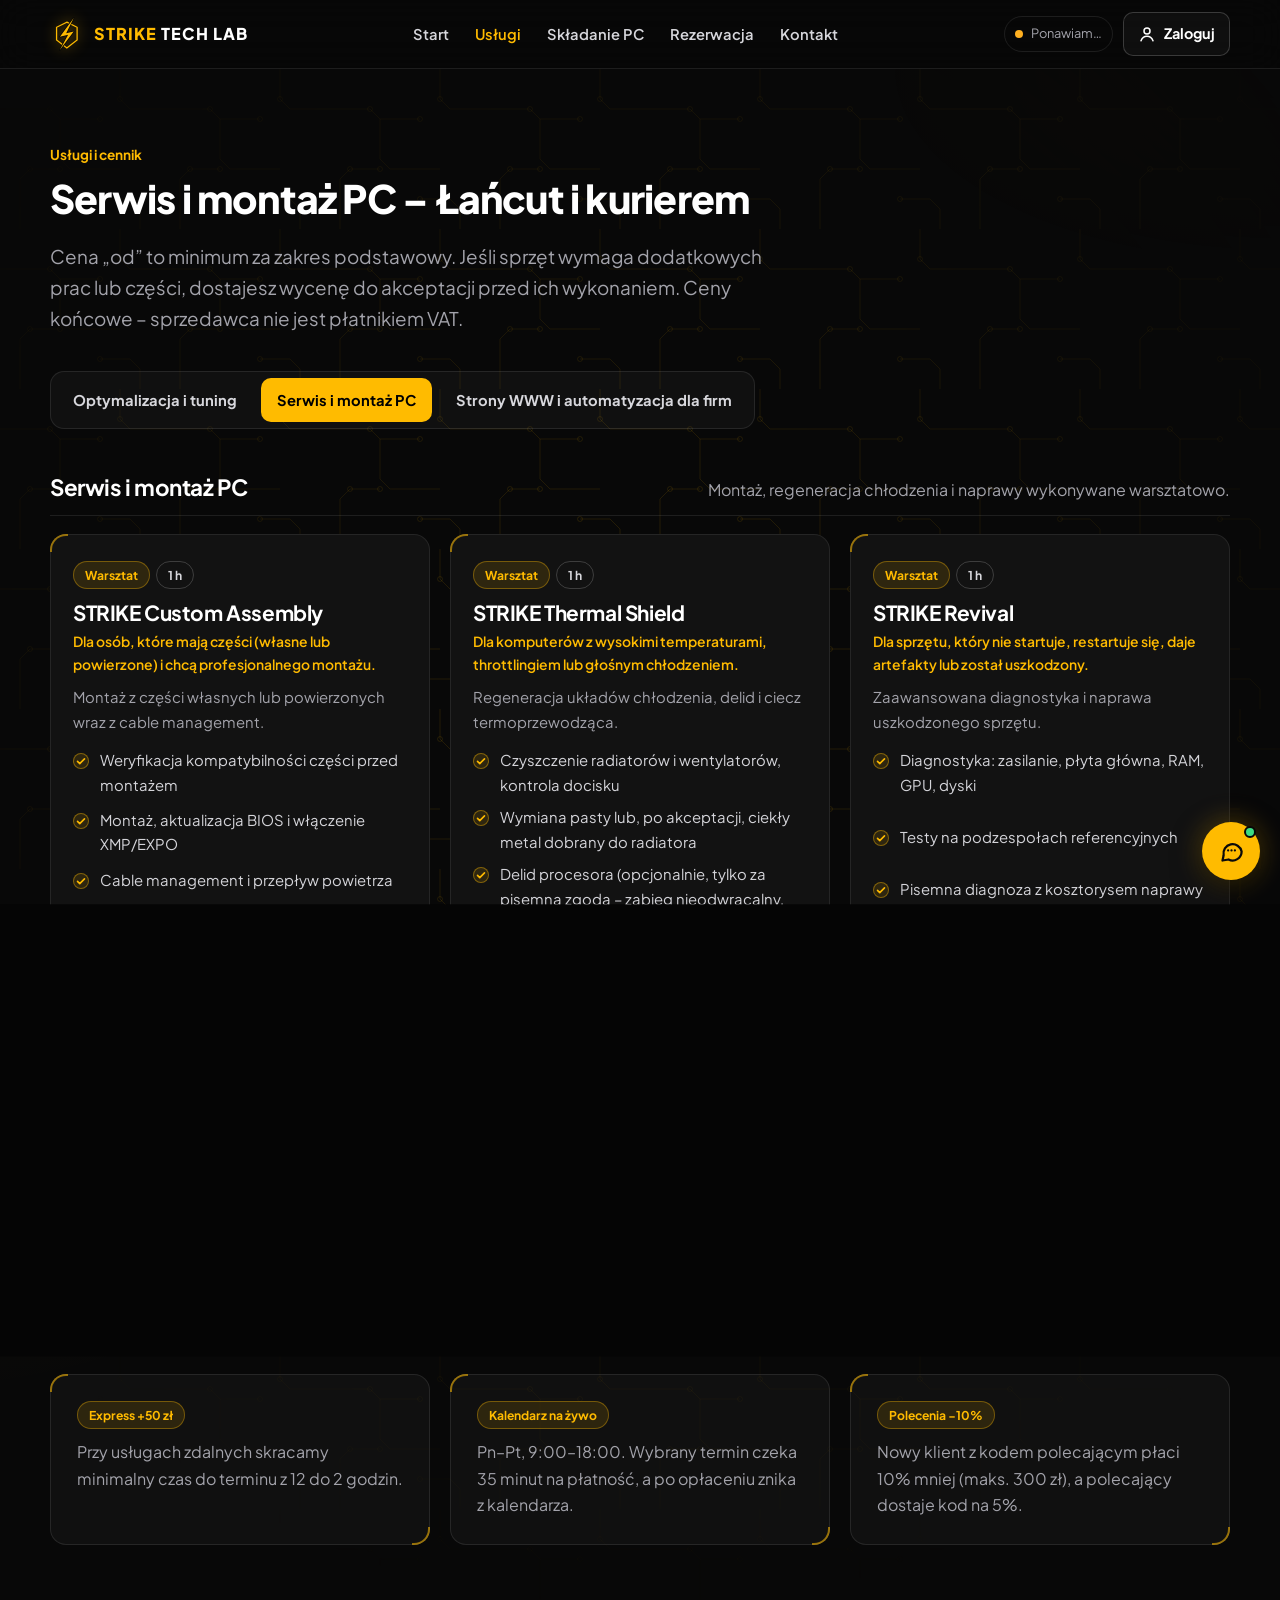
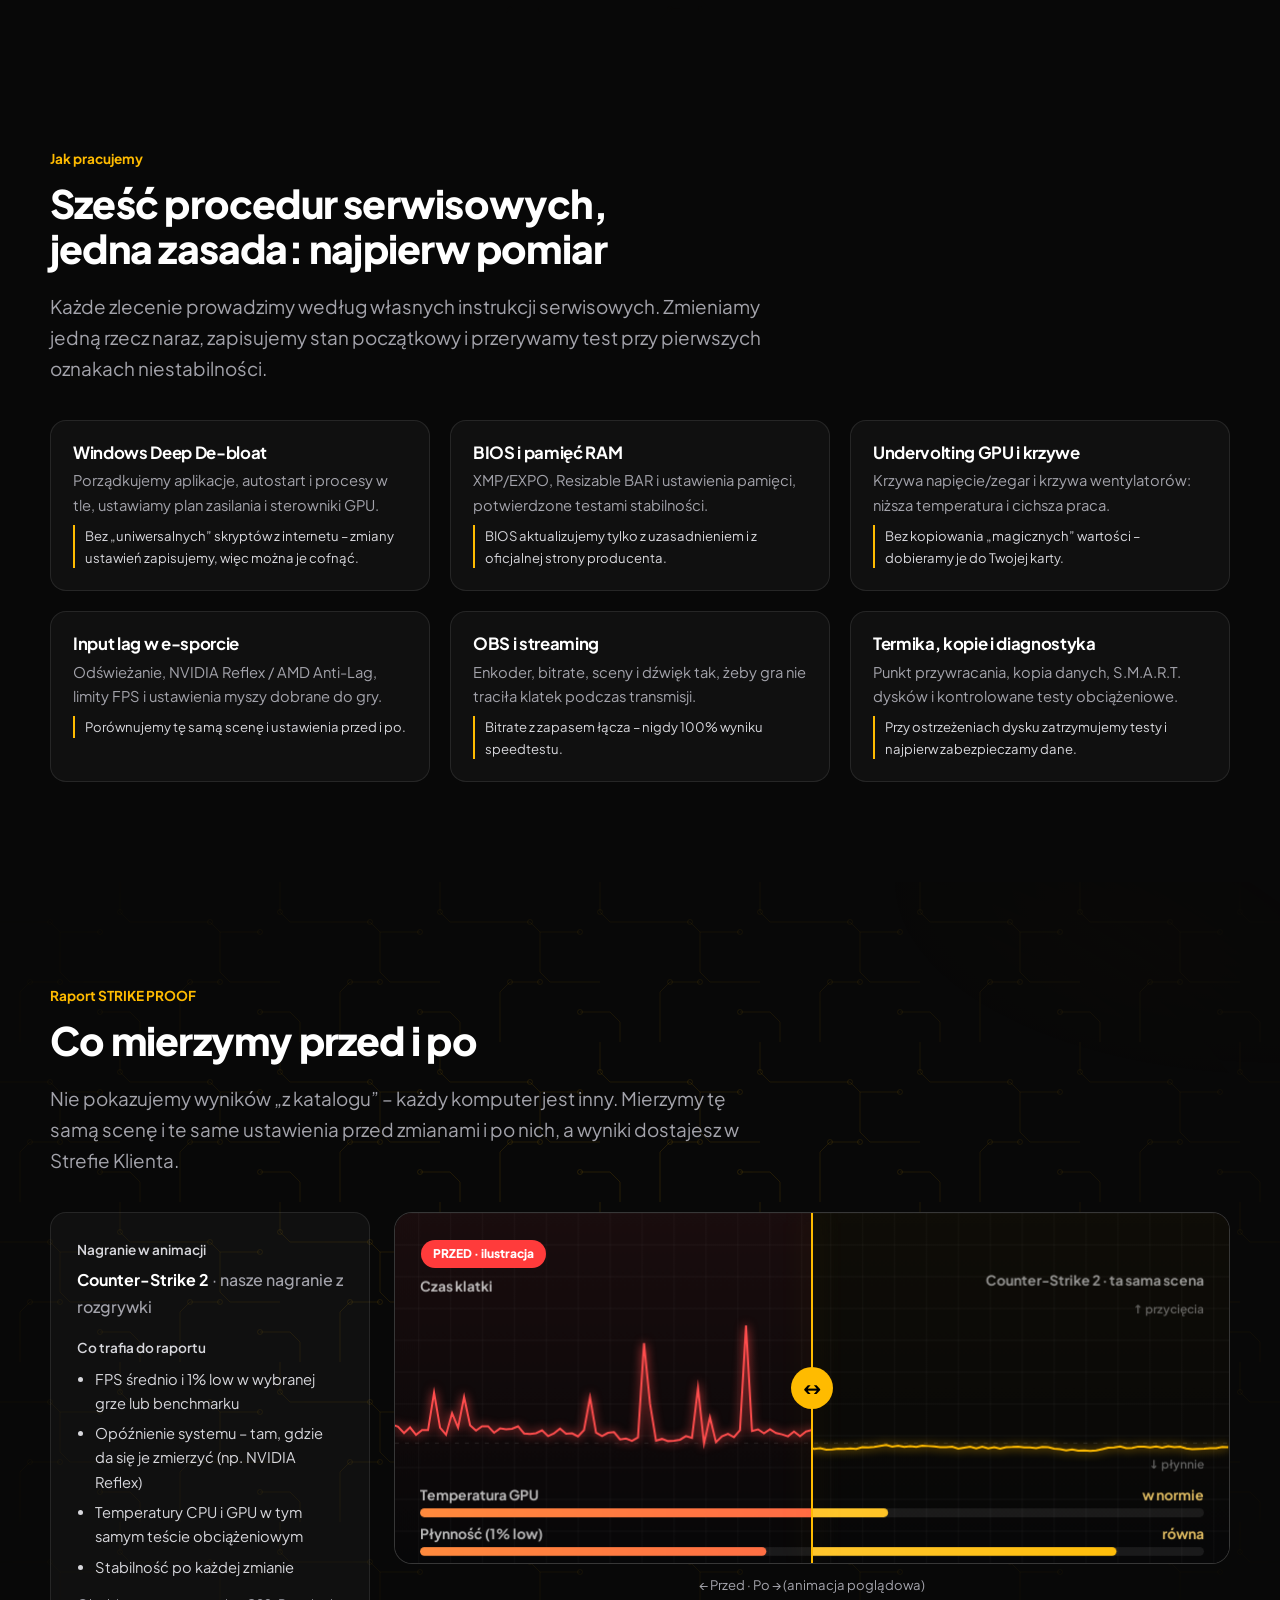
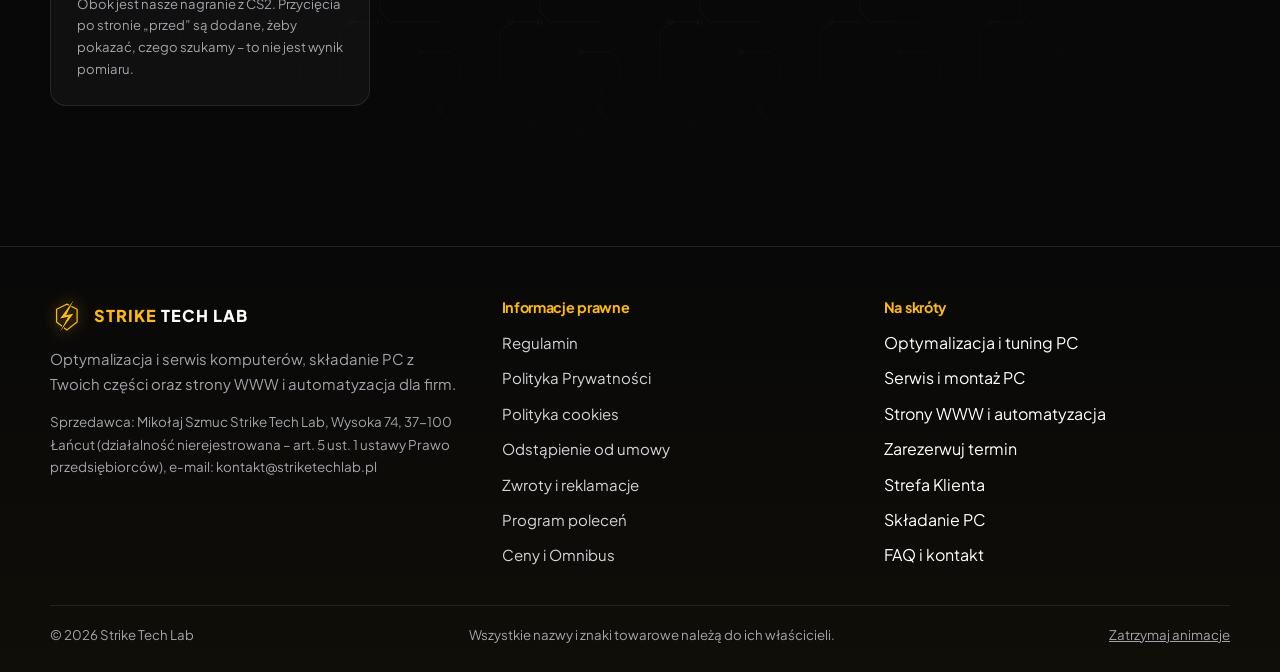
<file: serwis/index.html>
<!DOCTYPE html>
<html lang="pl">
<head>
<meta charset="utf-8">
<meta name="viewport" content="width=device-width,initial-scale=1">
<title>Serwis i montaż PC Łańcut – składanie, czyszczenie, naprawa | Strike Tech Lab</title>
<meta name="description" content="Serwis komputerów w Łańcucie – osobiście lub kurierem z całej Polski: montaż z Twoich części, czyszczenie i wymiana past, regeneracja chłodzenia, diagnostyka i naprawa.">
<meta name="theme-color" content="#080808">
<meta http-equiv="Content-Security-Policy" content="default-src 'self'; script-src 'self' https://cdn.jsdelivr.net https://challenges.cloudflare.com; frame-src https://challenges.cloudflare.com; style-src 'self' 'unsafe-inline'; font-src 'self'; img-src 'self' data: blob: https:; media-src 'self' blob: https:; connect-src 'self' https://*.supabase.co wss://*.supabase.co https://cdn.jsdelivr.net https://challenges.cloudflare.com http://127.0.0.1:54321 ws://127.0.0.1:54321 http://localhost:54321 ws://localhost:54321; form-action 'self' mailto:; base-uri 'self'; object-src 'none'">
<meta name="referrer" content="strict-origin-when-cross-origin">
<link rel="canonical" href="https://striketechlab.pl/serwis">
<meta property="og:title" content="Serwis i montaż PC Łańcut – składanie, czyszczenie, naprawa | Strike Tech Lab">
<meta property="og:description" content="Serwis komputerów w Łańcucie – osobiście lub kurierem z całej Polski: montaż z Twoich części, czyszczenie i wymiana past, regeneracja chłodzenia, diagnostyka i naprawa.">
<meta property="og:type" content="website">
<meta property="og:url" content="https://striketechlab.pl/serwis">
<meta property="og:image" content="https://striketechlab.pl/media/hero-pc.jpg">
<meta property="og:locale" content="pl_PL">
<meta name="twitter:card" content="summary_large_image">
<script type="application/ld+json">
{"@context":"https://schema.org","@type":"ComputerRepair","name":"Strike Tech Lab","legalName":"Mikołaj Szmuc Strike Tech Lab","url":"https://striketechlab.pl/",
 "image":"https://striketechlab.pl/media/hero-pc.jpg","email":"kontakt@striketechlab.pl","priceRange":"149–6990 zł",
 "address":{"@type":"PostalAddress","streetAddress":"Wysoka 74","postalCode":"37-100","addressLocality":"Łańcut","addressCountry":"PL"},
 "areaServed":[{"@type":"City","name":"Łańcut"},{"@type":"Country","name":"Polska"}],
 "openingHoursSpecification":[{"@type":"OpeningHoursSpecification","dayOfWeek":["Monday","Tuesday","Wednesday","Thursday","Friday"],"opens":"09:00","closes":"18:00"}]}
</script>
<link rel="icon" type="image/svg+xml" href="data:image/svg+xml,%3Csvg xmlns=%22http://www.w3.org/2000/svg%22 viewBox=%22255 190 750 750%22%3E%3Cdefs%3E%3Cmask id=%22m%22%3E%3Crect x=%22255%22 y=%22190%22 width=%22750%22 height=%22750%22 fill=%22%23fff%22/%3E%3Cpolygon points=%22778,212 474,624 655,583 472,918 778,512 612,546%22 fill=%22%23000%22 stroke=%22%23000%22 stroke-width=%2244%22 stroke-linejoin=%22round%22/%3E%3C/mask%3E%3C/defs%3E%3Cpolygon points=%22627,303 853,417 853,697 627,872 400,697 400,417%22 fill=%22none%22 stroke=%22%23FFBB00%22 stroke-width=%2252%22 mask=%22url%28%23m%29%22/%3E%3Cpolygon points=%22778,212 474,624 655,583 472,918 778,512 612,546%22 fill=%22%23FFBB00%22/%3E%3C/svg%3E">
<script src="/config.js?v=20261125b"></script>
<link rel="stylesheet" href="/assets/app.css?v=20261125b">
<script defer src="/assets/app.js?v=20261125b"></script>
</head>
<body>
<div id="intro" aria-hidden="true">
  <div class="i-half i-top"></div><div class="i-half i-bot"></div>
  <div class="i-grid"></div><div class="i-glow"></div>
  <div class="i-slash"></div>
  <div class="i-core">
    <div class="i-flash"></div>
    <svg class="i-logo" viewBox="360 190 540 750"><polygon class="i-hex" points="627,303 853,417 853,697 627,872 400,697 400,417" stroke-linejoin="miter"/><polygon class="i-bolt" points="778,212 474,624 655,583 472,918 778,512 612,546"/></svg>
    <div class="i-word">
      <div class="i-strike"><span style="animation-delay:1.05s">S</span><span style="animation-delay:1.1s">T</span><span style="animation-delay:1.15s">R</span><span style="animation-delay:1.2s">I</span><span style="animation-delay:1.25s">K</span><span style="animation-delay:1.3s">E</span></div>
      <div class="i-lab">TECH LAB</div>
    </div>
    <div class="i-load"><div class="i-bar"><i></i></div><div class="i-meta"><span class="i-line">Uruchamianie</span><span class="i-pct">0%</span></div></div>
  </div>
  <div class="i-hint">Kliknij, aby wejść</div>
</div>
<script src="/assets/intro.js?v=20261125b"></script>
<a class="skip" href="#main">Przejdź do treści</a>
<svg width="0" height="0" style="position:absolute" aria-hidden="true">
  <symbol id="logo" viewBox="360 190 540 750">
    <polygon points="627,303 853,417 853,697 627,872 400,697 400,417" fill="none" stroke="#FFBB00" stroke-width="28" stroke-linejoin="miter"/>
    <polygon points="778,212 474,624 655,583 472,918 778,512 612,546" fill="#FFBB00" stroke="#080808" stroke-width="34" paint-order="stroke" stroke-linejoin="round"/>
  </symbol>
</svg>

<header class="site-header">
  <div class="wrap nav">
    <a class="brand" href="/" data-link aria-label="Strike Tech Lab – strona główna"><svg aria-hidden="true"><use href="#logo"/></svg><span><b>STRIKE</b> TECH LAB</span></a>
    <nav id="mainnav" aria-label="Główna nawigacja">
      <a href="/" data-link>Start</a>
      <a href="/uslugi" data-link>Usługi</a>
      <a href="/zestawy" data-link>Składanie PC</a>
      <a href="/rezerwacja" data-link>Rezerwacja</a>
      <a href="/kontakt" data-link>Kontakt</a>
    </nav>
    <div class="nav-right">
      <span class="conn" id="connChip" role="status" aria-live="polite" title="Stan połączenia z systemem rezerwacji"><span class="dot wait" id="connDot"></span><span class="conn-txt" id="connTxt">Rezerwacje</span></span>
      <a class="acct-btn" id="acctBtn" href="/konto" data-link><svg viewBox="0 0 24 24" fill="none" stroke="currentColor" stroke-width="2" stroke-linecap="round" aria-hidden="true"><circle cx="12" cy="8" r="4"/><path d="M4 21c1.5-4 4.5-6 8-6s6.5 2 8 6"/></svg><span class="acct-txt" id="acctTxt">Zaloguj</span></a>
      <button class="burger" aria-label="Otwórz menu" aria-expanded="false" aria-controls="mainnav"><span></span></button>
    </div>
  </div>
</header>
<div class="offline-bar hidden" id="offlineBar" role="alert"></div>

<main id="main">
  <!-- ============ START ============ -->
  <section class="hero" id="start" data-page="home">
    <figure class="hero-media" data-media="hero" data-optional aria-hidden="true"></figure>
    <div class="hero-glow" aria-hidden="true"><i></i><i></i><i></i></div>
    <div class="wrap">
      <div class="hero-grid">
        <div>
          <span class="live-badge" id="liveBadge"><span class="dot wait" id="liveDot"></span><span id="liveTxt">Rezerwacja online · pn–sb 10:00–20:00</span></span>
          <h1>Optymalizacja i&nbsp;serwis&nbsp;PC. <span class="gold">Z pomiarem przed&nbsp;i&nbsp;po.</span></h1>
          <p class="lead">Optymalizujemy Windows, BIOS i kartę graficzną, serwisujemy i składamy komputery. Termin wybierasz w kalendarzu, płacisz online, a status i raport z pomiarów masz w Strefie Klienta.</p>
          <ul class="props">
            <li><svg viewBox="0 0 24 24" fill="none" stroke="currentColor" stroke-width="2" stroke-linecap="round" stroke-linejoin="round" aria-hidden="true"><path d="M3 3v18h18"/><path d="m7 15 4-4 3 3 5-6"/></svg>Raport STRIKE PROOF: FPS, temperatury i opóźnienia przed i po</li>
            <li><svg viewBox="0 0 24 24" fill="none" stroke="currentColor" stroke-width="2" stroke-linecap="round" stroke-linejoin="round" aria-hidden="true"><rect x="3" y="4" width="18" height="12" rx="2"/><path d="M8 20h8M12 16v4"/></svg>Optymalizacje zdalnie w całej Polsce – widzisz ekran na żywo</li>
            <li><svg viewBox="0 0 24 24" fill="none" stroke="currentColor" stroke-width="2" stroke-linecap="round" stroke-linejoin="round" aria-hidden="true"><path d="M12 3 4 6v6c0 5 3.5 8 8 9 4.5-1 8-4 8-9V6l-8-3Z"/><path d="m9 12 2 2 4-4"/></svg>Przed zmianami ustawień: punkt przywracania i kopia profilu BIOS</li>
          </ul>
          <div class="cta-row">
            <a class="btn btn-gold" href="/rezerwacja" data-link>Zarezerwuj termin</a>
            <a class="btn btn-ghost" href="/uslugi" data-link>Zobacz usługi i ceny</a>
          </div>
          <p class="consult-line"><button type="button" class="link" data-consult>Nie wiesz, czego potrzebujesz? Bezpłatna konsultacja – 15 minut na czacie</button></p>
        </div>
        <figure class="media hero-pc" data-media="hero_pc" data-alt="Wnętrze komputera do gier – zdjęcie czarno-białe"></figure>
      </div>
      <div class="kpis">
        <div class="kpi hud"><b>Pomiar</b><span>FPS, temperatury i opóźnienia przed i po – na Twoim sprzęcie</span></div>
        <div class="kpi hud"><b>Zdalnie</b><span>Optymalizacja przez RustDesk, widzisz ekran na żywo</span></div>
        <div class="kpi hud"><b>Online</b><span>Rezerwacja terminu i płatność przez Stripe</span></div>
        <div class="kpi hud"><b>Pn–Pt</b><span>9:00–18:00, kalendarz online</span></div>
      </div>
      <p class="note" style="margin-top:12px">Efekt zależy od sprzętu i stanu systemu, dlatego nie obiecujemy z góry konkretnego wzrostu FPS ani spadku temperatur. Rzeczywisty wynik zobaczysz w raporcie z pomiarów.</p>
    </div>
  </section>

  <!-- ============ DZIAŁY (strona główna) ============ -->
  <section class="section gal-sec" id="galeria" data-page="home">
    <div class="wrap">
      <div class="section-head row-head">
        <div><span class="eyebrow">Z warsztatu</span><h2>Komputery <span class="gold">z naszego warsztatu</span></h2></div>
        <a class="btn btn-ghost btn-sm" href="/zestawy" data-link>Portfolio zestawów</a>
      </div>
    </div>
    <div class="gal-strip" role="region" aria-label="Galeria realizacji">
      <div class="gal-track" data-media-list="galeria" data-placeholders="6"></div>
    </div>
  </section>

  <section class="section rev-sec hidden" id="opinie" data-page="home" aria-labelledby="revTitle">
    <div class="wrap">
      <div class="section-head row-head">
        <div><span class="eyebrow">Opinie</span><h2 id="revTitle">Co mówią <span class="gold">nasi klienci</span></h2></div>
        <div class="rev-side"><div class="rev-stats" id="revStats"></div>
          <div class="toolbar"><a class="btn btn-ghost btn-sm" data-google="profile" hidden target="_blank" rel="noopener">Opinie w Google ↗</a><a class="btn btn-gold btn-sm" data-google="review" hidden target="_blank" rel="noopener">Oceń nas w Google</a></div></div>
      </div>
      <div class="rev-grid" id="revList"></div>
      <p class="muted small rev-note">Publikujemy wyłącznie opinie osób, które zrealizowały u nas zlecenie – każda jest powiązana z prawdziwym, zakończonym zamówieniem. Nie usuwamy opinii za niską ocenę; odrzucamy tylko treści obraźliwe, niezwiązane z usługą albo zawierające dane osobowe.</p>
    </div>
  </section>

  <section class="section bg-tech" id="dzialy" data-page="home">
    <div class="wrap">
      <div class="section-head"><h2>Czym się zajmujemy</h2><p class="lead">Wybierz dział – szczegóły, ceny i rezerwacja są na osobnych stronach.</p></div>
      <div class="grid g4 tiles">
        <a class="card hud tile" href="/optymalizacja" data-link><div class="icon-box"><svg viewBox="0 0 24 24" fill="none" stroke="currentColor" stroke-width="1.8" stroke-linecap="round" stroke-linejoin="round" aria-hidden="true"><path d="M13 2 4 14h7l-1 8 9-12h-7l1-8Z"/></svg></div><h3>Optymalizacja i tuning</h3><p class="muted">Undervolting, BIOS i RAM, input lag, czyszczenie i nowe pasty.</p><span class="tile-price" data-from="optimization">od 199 zł</span></a>
        <a class="card hud tile" href="/serwis" data-link><div class="icon-box"><svg viewBox="0 0 24 24" fill="none" stroke="currentColor" stroke-width="1.8" stroke-linecap="round" stroke-linejoin="round" aria-hidden="true"><path d="M14.7 6.3a4 4 0 0 0-5.4 5.4L3 18l3 3 6.3-6.3a4 4 0 0 0 5.4-5.4l-2.6 2.6-2.4-.6-.6-2.4 2.6-2.6Z"/></svg></div><h3>Serwis i montaż PC</h3><p class="muted">Montaż z Twoich części, regeneracja chłodzenia, diagnostyka i naprawa.</p><span class="tile-price" data-from="service">od 149 zł</span></a>
        <a class="card hud tile" href="/zestawy" data-link><div class="icon-box"><svg viewBox="0 0 24 24" fill="none" stroke="currentColor" stroke-width="1.8" stroke-linecap="round" stroke-linejoin="round" aria-hidden="true"><rect x="5" y="3" width="14" height="18" rx="2"/><circle cx="12" cy="10" r="3"/><path d="M9 17h6"/></svg></div><h3>Dobór i składanie PC</h3><p class="muted">Dobieramy części pod Twój budżet, Ty je kupujesz, my składamy i testujemy.</p><span class="tile-price" data-from="pc">od 199 zł</span></a>
        <a class="card hud tile" href="/strony-www" data-link><div class="icon-box"><svg viewBox="0 0 24 24" fill="none" stroke="currentColor" stroke-width="1.8" stroke-linecap="round" stroke-linejoin="round" aria-hidden="true"><path d="m8 8-5 4 5 4M16 8l5 4-5 4M14 5l-4 14"/></svg></div><h3>Strony i automatyzacja</h3><p class="muted">Strony WWW dla firm i automatyczny przepływ danych.</p><span class="tile-price" data-from="solutions">od 590 zł</span></a>
      </div>
    </div>
  </section>


  <!-- ============ USŁUGI ============ -->
  <section class="section bg-tech" id="uslugi" data-page="uslugi">
    <div class="wrap">
      <div class="section-head">
        <span class="eyebrow">Usługi i cennik</span>
        <h1 class="h2" id="svcH1">Serwis i montaż PC – Łańcut i kurierem</h1>
        <p class="lead">Cena „od” to minimum za zakres podstawowy. Jeśli sprzęt wymaga dodatkowych prac lub części, dostajesz wycenę do akceptacji przed ich wykonaniem. Ceny końcowe – sprzedawca nie jest płatnikiem VAT.</p>
      </div>
      <div id="svcCats"></div>
      <div class="grid g3" style="margin-top:36px">
        <div class="card hud"><span class="pill">Express +50 zł</span><p class="muted" style="margin:10px 0 0">Przy usługach zdalnych skracamy minimalny czas do terminu z 12 do 2 godzin.</p></div>
        <div class="card hud"><span class="pill">Kalendarz na żywo</span><p class="muted" style="margin:10px 0 0">Pn–Pt, 9:00–18:00. Wybrany termin czeka 35 minut na płatność, a po opłaceniu znika z kalendarza.</p></div>
        <div class="card hud"><span class="pill">Polecenia −10%</span><p class="muted" style="margin:10px 0 0">Nowy klient z kodem polecającym płaci 10% mniej (maks. 300 zł), a polecający dostaje kod na 5%.</p></div>
      </div>
    </div>
  </section>

  <!-- ============ ZAKRES PRAC ============ -->
  <section class="section" id="zakres" data-page="uslugi">
    <div class="wrap">
      <div class="section-head">
        <span class="eyebrow">Jak pracujemy</span>
        <h2>Sześć procedur serwisowych, jedna zasada: najpierw pomiar</h2>
        <p class="lead">Każde zlecenie prowadzimy według własnych instrukcji serwisowych. Zmieniamy jedną rzecz naraz, zapisujemy stan początkowy i przerywamy test przy pierwszych oznakach niestabilności.</p>
      </div>
      <div class="grid g3 areas">
        <div class="card"><h4>Windows Deep De-bloat</h4><p>Porządkujemy aplikacje, autostart i procesy w tle, ustawiamy plan zasilania i sterowniki GPU.</p><p class="rule">Bez „uniwersalnych” skryptów z internetu – zmiany ustawień zapisujemy, więc można je cofnąć.</p></div>
        <div class="card"><h4>BIOS i pamięć RAM</h4><p>XMP/EXPO, Resizable BAR i ustawienia pamięci, potwierdzone testami stabilności.</p><p class="rule">BIOS aktualizujemy tylko z uzasadnieniem i z oficjalnej strony producenta.</p></div>
        <div class="card"><h4>Undervolting GPU i krzywe</h4><p>Krzywa napięcie/zegar i krzywa wentylatorów: niższa temperatura i cichsza praca.</p><p class="rule">Bez kopiowania „magicznych” wartości – dobieramy je do Twojej karty.</p></div>
        <div class="card"><h4>Input lag w e-sporcie</h4><p>Odświeżanie, NVIDIA Reflex / AMD Anti-Lag, limity FPS i ustawienia myszy dobrane do gry.</p><p class="rule">Porównujemy tę samą scenę i ustawienia przed i po.</p></div>
        <div class="card"><h4>OBS i streaming</h4><p>Enkoder, bitrate, sceny i dźwięk tak, żeby gra nie traciła klatek podczas transmisji.</p><p class="rule">Bitrate z zapasem łącza – nigdy 100% wyniku speedtestu.</p></div>
        <div class="card"><h4>Termika, kopie i diagnostyka</h4><p>Punkt przywracania, kopia danych, S.M.A.R.T. dysków i kontrolowane testy obciążeniowe.</p><p class="rule">Przy ostrzeżeniach dysku zatrzymujemy testy i najpierw zabezpieczamy dane.</p></div>
      </div>
    </div>
  </section>

  <!-- ============ BENCHMARK ============ -->
  <section class="section bg-tech" id="benchmark" data-page="uslugi">
    <div class="wrap">
      <div class="section-head">
        <span class="eyebrow">Raport STRIKE PROOF</span>
        <h2>Co mierzymy przed i po</h2>
        <p class="lead">Nie pokazujemy wyników „z katalogu” – każdy komputer jest inny. Mierzymy tę samą scenę i te same ustawienia przed zmianami i po nich, a wyniki dostajesz w Strefie Klienta.</p>
      </div>
      <div class="bench">
        <div class="card">
          <div class="field"><span class="label">Nagranie w animacji</span>
            <p style="margin:0;font-weight:700">Counter-Strike 2 <span class="muted" style="font-weight:500">· nasze nagranie z rozgrywki</span></p>
            <select id="game" class="select" hidden aria-hidden="true" tabindex="-1"><option value="cs2">Counter-Strike 2</option></select>
          </div>
          <span class="label">Co trafia do raportu</span>
          <ul class="measure-list">
            <li>FPS średnio i 1% low w wybranej grze lub benchmarku</li>
            <li>Opóźnienie systemu – tam, gdzie da się je zmierzyć (np. NVIDIA Reflex)</li>
            <li>Temperatury CPU i GPU w tym samym teście obciążeniowym</li>
            <li>Stabilność po każdej zmianie</li>
          </ul>
          <p class="note" style="margin:14px 0 0">Obok jest nasze nagranie z CS2. Przycięcia po stronie „przed” są dodane, żeby pokazać, czego szukamy – to nie jest wynik pomiaru.</p>
        </div>
        <div>
          <div class="cmp" id="cmp">
            <canvas class="cmp-bg" id="cmpBefore" aria-hidden="true"></canvas>
            <canvas class="cmp-bg cmp-bg-after" id="cmpAfter" aria-hidden="true"></canvas>
            <div class="panel panel-before" id="pBefore"></div>
            <div class="panel panel-after" id="pAfter"></div>
            <div class="handle"></div>
            <input type="range" id="slider" min="0" max="100" value="50" aria-label="Suwak animacji poglądowej przed i po">
          </div>
          <p class="note" style="text-align:center;margin-top:10px">← Przed · Po → (animacja poglądowa)</p>
        </div>
      </div>
    </div>
  </section>

  <!-- ============ ZESTAWY PC (portfolio konfiguracji, bez cen) ============ -->
  <section class="section bg-tech" id="zestawy" data-page="zestawy">
    <div class="wrap">
      <div class="section-head">
        <span class="eyebrow">Portfolio konfiguracji</span>
        <h2>Zestawy <span class="gold">zoptymalizowane przez STRIKE</span></h2>
        <p class="lead">Każdy komputer jest profesjonalnie optymalizowany pod maksymalną wydajność i pełną stabilność. Ciesz się najwyższą płynnością gry i najniższym opóźnieniem.</p>
      </div>
      <aside class="card hud method" aria-labelledby="methodTitle">
        <div class="method-ico" aria-hidden="true"><svg viewBox="0 0 24 24" fill="none" stroke="currentColor" stroke-width="2" stroke-linecap="round" stroke-linejoin="round"><path d="M3 3v18h18"/><path d="m7 15 4-4 3 3 5-6"/></svg></div>
        <div class="method-txt">
          <h3 id="methodTitle">Jak mierzymy wyniki</h3>
          <p>Pomiary w <b>CapFrameX</b> w tytułach e-sportowych, w <b>1080p na ustawieniach Competitive</b> – ta sama scena przed i po pełnej optymalizacji BIOS-u, systemu i sterowników. Podajemy średni FPS i <b>1% low (P1)</b>, czyli płynność w najcięższych momentach. Realne przyrosty zależą od konkretnej konfiguracji, wersji gry i sterowników.</p>
        </div>
        <button type="button" class="btn btn-ghost btn-sm" id="proofBtn">Zobacz przykładowy pomiar STRIKE PROOF (CapFrameX)</button>
      </aside>
      <div class="ladder" id="setsGrid"></div>
      <p class="note" style="margin-top:22px">Nie sprzedajemy sprzętu. Pokazujemy zrealizowane konfiguracje i wyniki pomiarów przed i po optymalizacji. Zapytanie o podobny zestaw jest bezpłatne – doradzimy przy doborze podzespołów, a części kupujesz sam, u wybranego sklepu.</p>
    </div>
  </section>


  <!-- ============ PROCES ============ -->
  <section class="section" id="proces" data-page="home">
    <div class="wrap">
      <div class="section-head"><span class="eyebrow">Proces</span><h2>Jak zamówić w 4 krokach</h2></div>
      <ol class="steps">
        <li><b>Wybierz usługę albo podaj budżet</b><span>Usługi możesz łączyć w jednym terminie, np. montaż + optymalizacja. Dobór części do komputera ustalamy po rozmowie.</span></li>
        <li><b>Zarezerwuj termin</b><span>Widzisz tylko wolne godziny. Termin czeka 35 minut na płatność.</span></li>
        <li><b>Zapłać online</b><span>Karta, BLIK lub Przelewy24. Dostajesz numer STL-ROK-NUMER i potwierdzenie mailem.</span></li>
        <li><b>Śledź i odbierz raport</b><span>Status zmienia się na żywo w Strefie Klienta, tam też pobierzesz raport.</span></li>
      </ol>
      <div class="cta-row" style="margin-top:28px"><a class="btn btn-gold" href="/rezerwacja" data-link>Zarezerwuj termin</a><button type="button" class="btn btn-ghost" data-consult>Bezpłatna konsultacja (15 min)</button></div>
    </div>
  </section>

  <!-- ============ REZERWACJA ============ -->
  <section class="section bg-tech" id="rezerwacja" data-page="rezerwacja">
    <div class="wrap">
      <div class="section-head">
        <span class="eyebrow">Rezerwacja</span>
        <h2>Rezerwacja i <span class="gold">wycena</span></h2>
        <p class="lead" id="bookLead">Wybierz usługę (możesz połączyć kilka w jednym terminie), termin i zapłać online przez Stripe. Cenę liczy serwer na podstawie aktualnego cennika.</p>
      </div>
      <div class="seg bmode" id="bMode" role="group" aria-label="Co chcesz zamówić">
        <button type="button" data-bm="svc" aria-pressed="true"><svg viewBox="0 0 24 24" fill="none" stroke="currentColor" stroke-width="2" stroke-linecap="round" stroke-linejoin="round" aria-hidden="true"><path d="M13 2 4 14h7l-1 8 9-12h-7l1-8Z"/></svg>Usługa: optymalizacja, serwis, montaż</button>
        <button type="button" data-bm="pc" aria-pressed="false"><svg viewBox="0 0 24 24" fill="none" stroke="currentColor" stroke-width="2" stroke-linecap="round" stroke-linejoin="round" aria-hidden="true"><rect x="6" y="2" width="12" height="20" rx="2"/><circle cx="12" cy="14" r="3"/><path d="M9 6h6"/></svg>Dobór i złożenie PC</button>
      </div>
      <div id="bookBanner"></div>
      <form class="book" id="bookForm" novalidate>
        <div>
          <div class="step">
            <div class="step-h"><span class="n">1</span><h3>Usługa</h3></div>
            <div class="field"><label for="bItem">Usługa główna</label><select id="bItem" class="select"></select></div>
            <div id="bExtrasWrap" class="hidden">
              <span class="label">Połącz z innymi usługami <small class="muted">– jeden termin, jedna płatność (np. montaż + optymalizacja)</small></span>
              <div class="extras" id="bExtras" role="group" aria-label="Usługi dołączone"></div>
            </div>
            <label class="check hidden" id="bExpressWrap"><input type="checkbox" id="bExpress"><span><b>Express +50 zł</b> – termin już za 2 godziny (zależnie od wolnych godzin).</span></label>
            <p class="note" id="bItemNote"></p>
          </div>

          <div class="step">
            <div class="step-h"><span class="n">2</span><h3>Termin</h3></div>
            <div class="days" id="bDays" role="group" aria-label="Wybierz dzień"></div>
            <div class="slots" id="bSlots" role="group" aria-label="Wolne godziny"><span class="slots-msg">Wybierz dzień.</span></div>
            <p class="note" style="margin:10px 0 0">Pn–Pt, 9:00–18:00. Godziny odświeżają się same co 30 sekund.</p>
          </div>

          <div class="step">
            <div class="step-h"><span class="n">3</span><h3>Twoje dane</h3></div>
            <p class="note" style="margin-top:-6px">Pola oznaczone <span class="req" aria-hidden="true">*</span><span class="sr-only">gwiazdką</span> są wymagane. Pytamy tylko o dane potrzebne do realizacji.</p>
            <div class="radio-row" style="margin-bottom:14px" role="radiogroup" aria-label="Typ klienta">
              <label><input type="radio" name="ctype" value="consumer" checked> Osoba prywatna</label>
              <label><input type="radio" name="ctype" value="business"> Firma (rachunek lub faktura bez VAT na NIP)</label>
            </div>
            <div class="row2">
              <div class="field"><label for="bName">Imię i nazwisko <span class="req" aria-hidden="true">*</span></label><input class="input" id="bName" autocomplete="name" maxlength="120" aria-required="true" aria-describedby="err-bName"><span class="err" data-err="name" id="err-bName"></span></div>
              <div class="field"><label for="bPhone">Telefon (opcjonalnie)</label><input class="input" id="bPhone" type="tel" autocomplete="tel" maxlength="30" placeholder="+48 600 000 000" aria-describedby="hint-bPhone err-bPhone"><span class="note" id="hint-bPhone">Przydaje się przy sesji zdalnej i wysyłce kurierem.</span><span class="err" data-err="phone" id="err-bPhone"></span></div>
            </div>
            <div class="row2 hidden" id="bBiz">
              <div class="field"><label for="bCompany">Nazwa firmy <span class="req" aria-hidden="true">*</span></label><input class="input" id="bCompany" autocomplete="organization" maxlength="160" aria-required="true" aria-describedby="err-bCompany"><span class="err" data-err="company" id="err-bCompany"></span></div>
              <div class="field"><label for="bNip">NIP <span class="req" aria-hidden="true">*</span></label><input class="input" id="bNip" inputmode="numeric" maxlength="13" aria-required="true" aria-describedby="err-bNip"><span class="err" data-err="nip" id="err-bNip"></span></div>
            </div>
            <div id="bHandoverWrap" class="hidden">
              <span class="label" id="lbl-handover">Przekazanie sprzętu <span class="req" aria-hidden="true">*</span></span>
              <div class="radio-row" style="margin:6px 0 12px" role="radiogroup" aria-labelledby="lbl-handover" aria-required="true" aria-describedby="err-handover">
                <label><input type="radio" name="handover" value="personal"> Osobiście</label>
                <label><input type="radio" name="handover" value="courier"> Kurierem</label>
              </div>
              <span class="err" data-err="handover" id="err-handover" style="color:var(--bad);font-size:.8rem"></span>
              <div class="field"><label for="bCity">Miasto (opcjonalnie)</label><input class="input" id="bCity" maxlength="80" autocomplete="address-level2"></div>
            </div>
            <div class="field"><label for="bNote">Uwagi do zlecenia</label><textarea class="textarea" id="bNote" maxlength="2000" placeholder="Podzespoły, gra, objawy, cel (np. „więcej FPS w CS2”, „głośny laptop”)"></textarea></div>
            <div class="field"><label for="bCode">Kod rabatowy lub polecający</label>
              <div class="code-row"><input class="input" id="bCode" maxlength="40" placeholder="np. STL-1A2B3C4D" autocomplete="off" aria-describedby="err-bCode"><button type="button" class="btn btn-ghost btn-sm" id="bCodeBtn">Sprawdź kod</button></div>
              <span class="err" data-err="code" id="err-bCode" aria-live="polite"></span>
            </div>
          </div>

          <div class="step">
            <div class="step-h"><span class="n">4</span><h3>Regulamin i zgody</h3></div>
            <label class="check"><input type="checkbox" id="kTerms" aria-required="true" aria-describedby="err-consents"><span>Akceptuję <a class="link" href="/#regulamin" data-legal="terms">Regulamin</a>. <span class="req" aria-hidden="true">*</span></span></label>
            <label class="check"><input type="checkbox" id="kPrivacy" aria-required="true" aria-describedby="err-consents"><span>Zapoznałem(-am) się z <a class="link" href="/#polityka-prywatnosci" data-legal="privacy">Polityką Prywatności</a>. <span class="req" aria-hidden="true">*</span></span></label>
            <label class="check" id="kWithdrawalWrap"><input type="checkbox" id="kWithdrawal" aria-required="true" aria-describedby="err-consents"><span>Zapoznałem(-am) się z <a class="link" href="/#odstapienie" data-legal="withdrawal">pouczeniem o prawie odstąpienia od umowy</a> w ciągu 14 dni. <span class="req" aria-hidden="true">*</span></span></label>
            <label class="check hidden" id="kEarlyWrap"><input type="checkbox" id="kEarly" aria-required="true" aria-describedby="err-consents"><span>Termin wypada przed upływem 14 dni na odstąpienie, dlatego żądam rozpoczęcia usługi przed jego upływem. Rozumiem, że po pełnym wykonaniu usługi tracę prawo odstąpienia, a przy odstąpieniu w trakcie zapłacę za wykonaną część (<a class="link" href="/#odstapienie" data-legal="withdrawal">pouczenie o odstąpieniu</a>). <span class="req" aria-hidden="true">*</span></span></label>
            <label class="check"><input type="checkbox" id="kMarketing"><span>Chcę otrzymywać e-mailem informacje o promocjach Strike Tech Lab (opcjonalnie – zgodę wycofasz w każdej chwili w Strefie Klienta).</span></label>
            <span class="err" data-err="consents" id="err-consents" style="color:var(--bad);font-size:.85rem"></span>
          </div>
        </div>

        <aside class="summary card hud" aria-live="polite">
          <h3 style="margin-bottom:6px">Podsumowanie</h3>
          <div id="sumItem" class="muted">Wybierz usługę.</div>
          <ul class="sum-spec" id="sumSpec"></ul>
          <div class="sum-line" style="margin-top:10px"><span>Termin</span><b id="sumSlot">–</b></div>
          <div class="sum-line"><span>Cena</span><b id="sumBase">–</b></div>
          <div class="sum-line hidden" id="sumExpressLine"><span>Express</span><b id="sumExpress">–</b></div>
          <div class="sum-line disc hidden" id="sumDiscLine"><span id="sumDiscLbl">Rabat</span><b id="sumDisc">–</b></div>
          <div class="sum-total"><div class="sum-line"><span>Razem</span><b id="sumTotal">–</b></div></div>
          <div class="sum-due"><span id="sumDueLbl">Do zapłaty teraz</span><b id="sumDue">–</b></div>
          <button class="btn btn-gold btn-block" id="payBtn" type="submit" disabled>Zamawiam z obowiązkiem zapłaty</button>
          <p class="note" style="margin:12px 0 0" id="payHint">Karta, BLIK lub Przelewy24 przez Stripe. Do złożenia zamówienia potrzebne jest konto – założysz je w minutę.</p>
        </aside>
      </form>
      <form class="book hidden" id="pcForm" novalidate>
        <div>
          <div class="step">
            <div class="step-h"><span class="n">1</span><h3>Budżet</h3></div>
            <label for="pcBudget" class="bb-label">Ile chcesz wydać na części? <b class="bval" id="pcBval">8000 zł</b></label>
            <input type="range" id="pcBudget" class="range" min="4000" max="25000" step="250" value="8000">
            <div class="scale"><span>4000 zł</span><span>25 000 zł+</span></div>
            <p class="note" id="pcHint" style="margin-top:12px"></p>
            <div class="chip hidden" id="pcInsp"></div>
          </div>
          <div class="step">
            <div class="step-h"><span class="n">2</span><h3>Do czego ma służyć?</h3></div>
            <div class="choices" role="radiogroup" aria-label="Przeznaczenie komputera" aria-required="true" aria-describedby="err-pcPurpose">
              <label class="choice"><input type="radio" name="pcPurpose" value="esport"><span><b>Gry e-sportowe</b><small>CS2, Valorant, Fortnite – wysoki FPS</small></span></label>
              <label class="choice"><input type="radio" name="pcPurpose" value="aaa"><span><b>Gry AAA w 1440p</b><small>Nowości w wysokich detalach</small></span></label>
              <label class="choice"><input type="radio" name="pcPurpose" value="k4"><span><b>Gry w 4K</b><small>Maksymalne ustawienia, ray tracing</small></span></label>
              <label class="choice"><input type="radio" name="pcPurpose" value="creative"><span><b>Praca twórcza</b><small>3D, montaż wideo, grafika</small></span></label>
              <label class="choice"><input type="radio" name="pcPurpose" value="office"><span><b>Praca i nauka</b><small>Biuro, multimedia, lekkie gry</small></span></label>
            </div>
            <span class="err" data-err="pcPurpose" id="err-pcPurpose"></span>
            <div class="row2" style="margin-top:14px">
              <fieldset class="checks"><legend class="label">Mam już</legend>
                <label class="check"><input type="checkbox" name="pcHave" value="monitor"><span>Monitor</span></label>
                <label class="check"><input type="checkbox" name="pcHave" value="peripherals"><span>Klawiaturę i mysz</span></label>
                <label class="check"><input type="checkbox" name="pcHave" value="windows"><span>Licencję Windows</span></label>
                <label class="check"><input type="checkbox" name="pcHave" value="parts"><span>Część podzespołów</span></label>
              </fieldset>
              <fieldset class="checks"><legend class="label">Dodatkowo</legend>
                <label class="check"><input type="checkbox" name="pcAdd" value="windows"><span>Instalacja i konfiguracja Windows</span></label>
                <label class="check"><input type="checkbox" name="pcAdd" value="tune"><span>Optymalizacja po złożeniu (Precision Tune)</span></label>
                <label class="check"><input type="checkbox" name="pcAdd" value="transfer"><span>Przeniesienie danych ze starego PC</span></label>
              </fieldset>
            </div>
            <div class="field"><label for="pcNote">Gry, programy i preferencje</label><textarea class="textarea" id="pcNote" maxlength="2000" placeholder="np. „CS2 na 240 Hz i trochę Cyberpunka”, „cicha praca”, „biała obudowa”, „bez RGB”"></textarea></div>
          </div>
          <div class="step">
            <div class="step-h"><span class="n">3</span><h3>Kontakt</h3></div>
            <div class="row2">
              <div class="field"><label for="pcName">Imię <span class="req" aria-hidden="true">*</span></label><input class="input" id="pcName" autocomplete="given-name" maxlength="120" aria-required="true" aria-describedby="err-pcName"><span class="err" data-err="pcName" id="err-pcName"></span></div>
              <div class="field"><label for="pcMail">E-mail <span class="req" aria-hidden="true">*</span></label><input class="input" id="pcMail" type="email" autocomplete="email" maxlength="120" aria-required="true" aria-describedby="err-pcMail"><span class="err" data-err="pcMail" id="err-pcMail"></span></div>
            </div>
            <div class="field"><label for="pcPhone">Telefon (opcjonalnie)</label><input class="input" id="pcPhone" type="tel" autocomplete="tel" maxlength="30" placeholder="+48 600 000 000"><span class="err" data-err="pcPhone"></span></div>
            <input type="text" id="pcHp" class="hp" tabindex="-1" autocomplete="off" aria-hidden="true" aria-label="Nie wypełniaj">
            <label class="check"><input type="checkbox" id="pcConsent" aria-required="true" aria-describedby="err-pcConsent"><span>Zapoznałem(-am) się z <a class="link" href="/#polityka-prywatnosci" data-legal="privacy">Polityką Prywatności</a>. Rozumiem, że podane dane posłużą do przygotowania wyceny. <span class="req" aria-hidden="true">*</span></span></label>
            <span class="err" data-err="pcConsent" id="err-pcConsent"></span>
<label class="check"><input type="checkbox" id="pcPartsAck" aria-required="true" aria-describedby="err-pcPartsAck"><span>Rozumiem, że <b>części kupuję sam(-a)</b>, u wybranego sklepu i na swoje nazwisko – ich zwroty i reklamacje (wady fabryczne) składam u sprzedawcy części. Strike Tech Lab odpowiada za usługę złożenia (gwarancja na montaż 3 miesiące) i dobór. Złożenie zamawiam osobno, po akceptacji wyceny (<a class="link" href="/#regulamin" data-legal="terms">Regulamin</a>, <a class="link" href="/#odstapienie" data-legal="withdrawal">odstąpienie</a>). <span class="req" aria-hidden="true">*</span></span></label>
<span class="err" data-err="pcPartsAck" id="err-pcPartsAck"></span>
          </div>
        </div>
        <aside class="summary card hud" aria-live="polite">
          <h3 style="margin-bottom:6px">Twoje zapytanie</h3>
          <div class="sum-line"><span>Budżet</span><b id="pcSumBudget">–</b></div>
          <div class="sum-line"><span>Przeznaczenie</span><b id="pcSumPurpose">–</b></div>
          <ul class="sum-spec" id="pcSumAdd"></ul>
          <ol class="howto">
            <li>Odpowiadamy mailem z pytaniami albo propozycją.</li>
            <li>Dostajesz listę części z linkami do sklepów i wycenę złożenia.</li>
            <li>Części kupujesz sam, na swoje nazwisko, z dostawą do siebie albo do nas.</li>
            <li>Rezerwujesz i opłacasz złożenie (od 199 zł) – składamy, testujemy i dajemy raport.</li>
          </ol>
          <div class="sum-due"><span>Teraz płacisz</span><b>0 zł</b></div>
          <button class="btn btn-gold btn-block" id="pcSend" type="submit">Wyślij zapytanie o wycenę</button>
        </aside>
      </form>
    </div>
  </section>

  <!-- ============ POTWIERDZENIE PO PŁATNOŚCI (Stripe → /potwierdzenie?session_id=…) ============ -->
  <section class="section bg-tech" id="potwierdzenie" data-page="potwierdzenie" aria-labelledby="confTitle">
    <div class="wrap">
      <div class="section-head"><span class="eyebrow">Rezerwacja</span><h1 class="h2" id="confTitle">Sprawdzam płatność…</h1></div>
      <div class="card hud conf-card" id="confBox" aria-live="polite"><p class="muted">Łączę się z systemem rezerwacji, to potrwa kilka sekund.</p></div>
    </div>
  </section>

  <!-- ============ STREFA KLIENTA ============ -->
  <section class="section" id="panel" data-page="konto">
    <div class="wrap">
      <div class="section-head">
        <span class="eyebrow">Strefa Klienta</span>
        <h2 id="panelTitle">Twoje zlecenia w jednym miejscu</h2>
        <p class="lead" id="panelLead">Status na żywo, raporty z pomiarów, kod polecający i dane konta.</p>
      </div>
      <div id="panelBanner"></div>
      <div id="panelOut">
        <div class="auth-wrap">
          <div class="card hud" id="authBox">
            <h3 id="authTitle">Zaloguj się</h3>
            <div class="tabs" role="tablist" id="authTabs" aria-label="Sposób logowania">
      <button class="tab" role="tab" data-mode="login" aria-selected="true" aria-controls="authForm">Logowanie</button>
      <button class="tab" role="tab" data-mode="register" aria-selected="false" aria-controls="authForm" tabindex="-1">Nowe konto</button>
      <button class="tab" role="tab" data-mode="reset" aria-selected="false" aria-controls="authForm" tabindex="-1">Nie pamiętam hasła</button>
    </div>
    <p class="muted small" id="authHint"></p>
    <div id="authSocial" class="auth-social hidden">
      <div class="soc-btns" id="authSocialBtns"></div>
      <p class="auth-legal">Logując się (Google, Discord lub e-mail), akceptujesz <a class="link" href="/#regulamin" data-legal="terms">Regulamin</a> i <a class="link" href="/#polityka-prywatnosci" data-legal="privacy">Politykę Prywatności</a>.</p>
      <div class="or-line"><span>albo e-mailem i hasłem</span></div>
    </div>
    <form id="authForm" novalidate>
      <div class="field hidden" data-for="register"><label for="aName">Imię i nazwisko</label><input class="input" id="aName" autocomplete="name" maxlength="120"></div>
      <div class="field" data-for="login register reset"><label for="aMail">E-mail</label><input class="input" id="aMail" type="email" autocomplete="email" maxlength="120"></div>
      <div class="field" data-for="login register newpass"><label for="aPass" id="aPassLbl">Hasło</label><input class="input" id="aPass" type="password" autocomplete="current-password" maxlength="200"></div>
      <label class="check hidden" data-for="register"><input type="checkbox" id="aTerms" aria-required="true"><span>Akceptuję <a class="link" href="/#regulamin" data-legal="terms">Regulamin</a> i zapoznałem(-am) się z <a class="link" href="/#polityka-prywatnosci" data-legal="privacy">Polityką Prywatności</a>. <span class="req" aria-hidden="true">*</span></span></label>
      <label class="check hidden" data-for="register"><input type="checkbox" id="aMarketing"><span>Chcę otrzymywać e-mailem informacje o promocjach Strike Tech Lab (opcjonalnie – zgodę wycofasz w każdej chwili).</span></label>
      <label class="check" data-for="login"><input type="checkbox" id="aRemember" checked><span>Nie wylogowuj mnie na tym urządzeniu <span class="muted small">(odznacz na cudzym lub wspólnym komputerze)</span></span></label>
      <div class="captcha-box" id="captchaBox" data-for="login register reset"></div>
      <button class="btn btn-gold btn-block" type="submit" id="authSubmit">Zaloguj się</button>
      <div class="form-msg" id="authMsg" role="status" aria-live="polite"></div>
    </form>
          </div>
        </div>
      </div>
      <div id="panelIn" class="hidden">
        <div class="tabs" role="tablist" id="panelTabs" aria-label="Strefa Klienta">
          <button class="tab" role="tab" aria-selected="true" data-tab="orders" id="tab-orders" aria-controls="pane-orders">Zlecenia</button>
          <button class="tab" role="tab" aria-selected="false" data-tab="programs" id="tab-programs" aria-controls="pane-programs" tabindex="-1">Programy</button>
          <button class="tab" role="tab" aria-selected="false" data-tab="refs" id="tab-refs" aria-controls="pane-refs" tabindex="-1">Polecenia i kody</button>
          <button class="tab" role="tab" aria-selected="false" data-tab="account" id="tab-account" aria-controls="pane-account" tabindex="-1">Konto</button>
          <button class="tab hidden" role="tab" aria-selected="false" data-tab="brief" id="briefTabBtn" aria-controls="pane-brief" tabindex="-1">Brief dnia</button>
          <button class="tab hidden" role="tab" aria-selected="false" data-tab="admin" id="adminTabBtn" aria-controls="pane-admin" tabindex="-1">Administracja</button>
          <button class="tab hidden" role="tab" aria-selected="false" data-tab="guides" id="guidesTabBtn" aria-controls="pane-guides" tabindex="-1">Instrukcje</button>
          <button class="tab hidden" role="tab" aria-selected="false" data-tab="finance" id="financeTabBtn" aria-controls="pane-finance" tabindex="-1">Finanse</button>
          <button class="tab hidden" role="tab" aria-selected="false" data-tab="prices" id="pricesTabBtn" aria-controls="pane-prices" tabindex="-1">Cennik</button>
        </div>
        <div data-pane="orders" id="pane-orders" role="tabpanel" aria-labelledby="tab-orders"><div id="ordersList"></div></div>
        <div data-pane="programs" id="pane-programs" role="tabpanel" aria-labelledby="tab-programs" class="hidden"><div id="programsOut"></div></div>
        <div data-pane="refs" id="pane-refs" role="tabpanel" aria-labelledby="tab-refs" class="hidden"><div id="refsOut"></div></div>
        <div data-pane="account" id="pane-account" role="tabpanel" aria-labelledby="tab-account" class="hidden"><div id="accountOut"></div></div>
        <div data-pane="brief" id="pane-brief" role="tabpanel" aria-labelledby="briefTabBtn" class="hidden"><div id="briefOut"></div></div>
        <div data-pane="admin" id="pane-admin" role="tabpanel" aria-labelledby="adminTabBtn" class="hidden"><div id="adminOut"></div></div>
        <div data-pane="guides" id="pane-guides" role="tabpanel" aria-labelledby="guidesTabBtn" class="hidden"><div id="guidesOut"></div></div>
        <div data-pane="finance" id="pane-finance" role="tabpanel" aria-labelledby="financeTabBtn" class="hidden"><div id="financeOut"></div></div>
        <div data-pane="prices" id="pane-prices" role="tabpanel" aria-labelledby="pricesTabBtn" class="hidden"><div id="pricesOut"></div></div>
      </div>
    </div>
  </section>

  <!-- ============ KONTAKT + FAQ ============ -->
  <section class="section bg-tech" id="kontakt" data-page="kontakt">
    <div class="wrap contact-grid">
      <div>
        <span class="eyebrow">Kontakt</span>
        <h2>Nie wiesz, co wybrać? Napisz</h2>
        <p class="lead">Opisz sprzęt i problem (np. „głośny laptop”, „mało FPS w CS2”) albo zapytaj o dobór części do nowego komputera.</p>
        <div class="consult-card"><b>Bezpłatna konsultacja – 15 minut</b><span>Opisz sprzęt i problem na czacie (albo na Discordzie, jeśli wolisz). Doradzimy, co ma sens, zanim cokolwiek zamówisz – bez zobowiązań.</span><button type="button" class="btn btn-gold btn-sm" data-consult>Zacznij konsultację</button></div>
        <p class="muted">E-mail: <a class="gold" href="mailto:kontakt@striketechlab.pl">kontakt@striketechlab.pl</a><br>Strike Tech Lab · Wysoka 74, 37-100 Łańcut · pn–pt 9:00–18:00 (usługi zdalne w całej Polsce)<span data-google="profile" hidden> · <a class="gold" data-google="profile" target="_blank" rel="noopener" href="#">Profil w Google ↗</a></span></p>
        <h3 style="margin-top:30px" id="faq">Najczęstsze pytania</h3>
        <div class="acc" data-single>
          <div class="acc-item"><button class="acc-btn" aria-expanded="false">Czy sesja zdalna jest bezpieczna?<span class="chev"></span></button><div class="acc-panel"><div><div class="in-pad"><p>Pracujemy przez RustDesk – darmowy program z szyfrowaniem end-to-end. Widzisz ekran na żywo, sam akceptujesz połączenie i w każdej chwili możesz je przerwać. Nigdy nie prosimy o hasła do kont prywatnych ani bankowych.</p></div></div></div></div>
          <div class="acc-item"><button class="acc-btn" aria-expanded="false">Czy dajecie gwarancję na montaż?<span class="chev"></span></button><div class="acc-panel"><div><div class="in-pad"><p>Tak – 3 miesiące od odbioru komputera. Jeśli coś okaże się źle zamontowane (przewód, mocowanie, ułożenie kabli, ustawienie BIOS-u z montażu), poprawimy to bezpłatnie. Wady samych części obsługuje sprzedawca albo producent – pomożemy w zgłoszeniu. Szczegóły w Regulaminie (§8).</p></div></div></div></div>
          <div class="acc-item"><button class="acc-btn" aria-expanded="false">Czy mogę najpierw zapytać, zanim zapłacę?<span class="chev"></span></button><div class="acc-panel"><div><div class="in-pad"><p>Tak. Bezpłatna konsultacja to do 15 minut rozmowy na czacie w Strefie Klienta (albo na Discordzie). Opisz sprzęt i problem – powiemy, co ma sens i ile to kosztuje, bez zobowiązań.</p></div></div></div></div>
          <div class="acc-item"><button class="acc-btn" aria-expanded="false">Jak działa rezerwacja i płatność?<span class="chev"></span></button><div class="acc-panel"><div><div class="in-pad"><p>Wybierasz dzień i godzinę z wolnych terminów. Termin czeka 35 minut na płatność online (karta, BLIK, Przelewy24). Po opłaceniu dostajesz numer STL-ROK-NUMER i mail z potwierdzeniem, a termin znika z kalendarza.</p></div></div></div></div>
          <div class="acc-item"><button class="acc-btn" aria-expanded="false">Co, jeśli przerwę płatność?<span class="chev"></span></button><div class="acc-panel"><div><div class="in-pad"><p>Termin wraca do kalendarza od razu po powrocie ze strony płatności. Jeśli zamknąłeś kartę, dokończysz płatność w Strefie Klienta, dopóki rezerwacja jest aktywna.</p></div></div></div></div>
          <div class="acc-item"><button class="acc-btn" aria-expanded="false">Czy zmiany są odwracalne?<span class="chev"></span></button><div class="acc-panel"><div><div class="in-pad"><p>Zmiany ustawień – tak. Przed nimi tworzymy punkt przywracania i kopię profilu BIOS (jeśli dotyczy), a undervolting czy profile pamięci można cofnąć. Część prac jest nieodwracalna (np. aktualizacja BIOS, delid, ciekły metal) – wykonujemy je tylko po Twojej wyraźnej zgodzie.</p></div></div></div></div>
          <div class="acc-item"><button class="acc-btn" aria-expanded="false">Gdzie sprawdzę status i raport?<span class="chev"></span></button><div class="acc-panel"><div><div class="in-pad"><p>W Strefie Klienta: status zmienia się na żywo, widzisz historię zlecenia, wyniki pomiarów przed i po oraz pliki raportu do pobrania.</p></div></div></div></div>
          <div class="acc-item"><button class="acc-btn" aria-expanded="false">Jak działają kody rabatowe i polecenia?<span class="chev"></span></button><div class="acc-panel"><div><div class="in-pad"><p>Nowy klient z kodem polecającym dostaje 10% rabatu (maks. 300 zł). Polecający otrzymuje jednorazowy kod na 5% po zakończeniu zlecenia i upływie 14 dni. Jedno zamówienie – jeden kod.</p></div></div></div></div>
          <div class="acc-item"><button class="acc-btn" aria-expanded="false">Czy mogę odstąpić od umowy?<span class="chev"></span></button><div class="acc-panel"><div><div class="in-pad"><p>Konsument (a także osoba prowadząca jednoosobową firmę, jeśli zamówienie nie ma dla niej charakteru zawodowego) ma 14 dni na odstąpienie od umowy zawartej na odległość. Szczegóły i wzór formularza: „Odstąpienie od umowy” oraz „Zwroty i reklamacje” w stopce.</p></div></div></div></div>
        </div>
      </div>
      <form class="card hud" id="contactForm" novalidate>
        <div class="hp" aria-hidden="true"><label>Nie wypełniaj <input type="text" id="cHp" tabindex="-1" autocomplete="off"></label></div>
        <div class="row2">
          <div class="field"><label for="cName">Imię / firma <span class="req" aria-hidden="true">*</span></label><input class="input" id="cName" maxlength="120" autocomplete="name" aria-required="true" aria-describedby="cerr-name"><span class="err" data-cerr="name" id="cerr-name"></span></div>
          <div class="field"><label for="cMail">E-mail <span class="req" aria-hidden="true">*</span></label><input class="input" id="cMail" type="email" maxlength="120" autocomplete="email" aria-required="true" aria-describedby="cerr-email"><span class="err" data-cerr="email" id="cerr-email"></span></div>
        </div>
        <div class="row2">
          <div class="field"><label for="cPhone">Telefon (opcjonalnie)</label><input class="input" id="cPhone" type="tel" maxlength="30" autocomplete="tel"></div>
          <div class="field"><label for="cTopic">Temat</label><select class="select" id="cTopic"></select></div>
        </div>
        <div class="field"><label for="cMsg">Wiadomość <span class="req" aria-hidden="true">*</span></label><textarea class="textarea" id="cMsg" maxlength="4000" placeholder="Podzespoły, gra, cel, preferowany termin…" aria-required="true" aria-describedby="cerr-message"></textarea><span class="err" data-cerr="message" id="cerr-message"></span></div>
        <label class="check"><input type="checkbox" id="cConsent" aria-required="true" aria-describedby="cerr-consent"><span>Zapoznałem(-am) się z <a class="link" href="/#polityka-prywatnosci" data-legal="privacy">Polityką Prywatności</a>. Rozumiem, że podane dane posłużą do odpowiedzi na wiadomość. <span class="req" aria-hidden="true">*</span></span></label>
        <span class="err" data-cerr="consent" id="cerr-consent" style="color:var(--bad);font-size:.85rem"></span>
        <p class="note" style="margin:0 0 10px">Pola oznaczone <span class="req" aria-hidden="true">*</span><span class="sr-only">gwiazdką</span> są wymagane. Telefon jest opcjonalny. Wiadomości usuwamy po 12 miesiącach.</p>
        <button class="btn btn-gold btn-block" type="submit" style="margin-top:6px">Wyślij wiadomość</button>
        <div class="form-msg" id="cMsgOut" role="status" aria-live="polite"></div>
      </form>
    </div>
  </section>
</main>

<footer class="site-footer">
  <div class="wrap">
    <div class="foot-grid">
      <div>
        <a class="brand" href="/" data-link><svg aria-hidden="true"><use href="#logo"/></svg><span><b>STRIKE</b> TECH LAB</span></a>
        <p class="muted" style="margin-top:14px;max-width:38ch;font-size:.93rem">Optymalizacja i serwis komputerów, składanie PC z Twoich części oraz strony WWW i automatyzacja dla firm.</p>
        <p class="company" id="companyInfo"></p>
        <p class="company" data-google="profile" hidden><span><a class="link" data-google="profile" target="_blank" rel="noopener" href="#">Profil Firmy Google ↗</a></span><span data-google="review" hidden> · <a class="link" data-google="review" target="_blank" rel="noopener" href="#">Wystaw opinię</a></span></p>
      </div>
      <div>
        <h4>Informacje prawne</h4>
        <ul class="legal-links">
          <li><a href="/#regulamin" data-legal="terms">Regulamin</a></li>
          <li><a href="/#polityka-prywatnosci" data-legal="privacy">Polityka Prywatności</a></li>
          <li><a href="/#cookies" data-legal="cookies">Polityka cookies</a></li>
          <li><a href="/#odstapienie" data-legal="withdrawal">Odstąpienie od umowy</a></li>
          <li><a href="/#zwroty" data-legal="returns">Zwroty i reklamacje</a></li>
          <li><a href="/#program-polecen" data-legal="referral">Program poleceń</a></li>
          <li><a href="/#ceny" data-legal="prices">Ceny i Omnibus</a></li>
        </ul>
      </div>
      <div>
        <h4>Na skróty</h4>
        <ul class="legal-links">
          <li><a href="/optymalizacja" data-link>Optymalizacja i tuning PC</a></li>
          <li><a href="/serwis" data-link>Serwis i montaż PC</a></li>
          <li><a href="/strony-www" data-link>Strony WWW i automatyzacja</a></li>
          <li><a href="/rezerwacja" data-link>Zarezerwuj termin</a></li>
          <li><a href="/konto" data-link>Strefa Klienta</a></li>
          <li><a href="/zestawy" data-link>Składanie PC</a></li>
          <li><a href="/kontakt" data-link>FAQ i kontakt</a></li>
        </ul>
      </div>
    </div>
    <div class="foot-bottom">
      <span>© <span id="year">2026</span> Strike Tech Lab</span>
      <span>Wszystkie nazwy i znaki towarowe należą do ich właścicieli.</span>
      <button type="button" class="motion-btn" id="motionBtn" aria-pressed="false">Zatrzymaj animacje</button>
    </div>
  </div>
</footer>

<dialog class="modal narrow" id="authGate" aria-labelledby="gateTitle" aria-describedby="gateText">
  <form method="dialog" class="gate-x"><button class="modal-x" value="x" aria-label="Zamknij">×</button></form>
  <div class="gate-body">
    <svg class="gate-logo" aria-hidden="true"><use href="#logo"/></svg>
    <h3 id="gateTitle">Zaloguj się, żeby zarezerwować</h3>
    <p class="gate-lead" id="gateText"></p>
    <ul class="gate-perks" aria-label="Co daje konto"><li>Status zlecenia na żywo</li><li>Raport z pomiarów</li><li>Rachunki</li><li>Czat z nami</li></ul>
    <div class="soc-btns" id="gateSocial"></div>
    <div class="or-line hidden" id="gateOr"><span>albo e-mailem</span></div>
    <div class="gate-btns">
      <button class="btn btn-gold" type="button" id="gateLogin">Zaloguj się</button>
      <button class="btn btn-ghost" type="button" id="gateRegister">Załóż konto</button>
    </div>
    <p class="auth-legal hidden" id="gateLegal">Logując się (Google, Discord lub e-mail), akceptujesz <a class="link" href="/#regulamin" data-legal="terms">Regulamin</a> i <a class="link" href="/#polityka-prywatnosci" data-legal="privacy">Politykę Prywatności</a>.</p>
  </div>
</dialog>

<dialog class="modal proof-modal" id="proofModal" aria-labelledby="proofTitle">
  <div class="modal-head"><h3 id="proofTitle">Przykładowy pomiar STRIKE PROOF</h3><form method="dialog"><button class="modal-x" aria-label="Zamknij podgląd">×</button></form></div>
  <div class="modal-body">
    <figure class="proof-fig" id="proofFig"><figcaption class="note">Zrzut z CapFrameX: ten sam test przed i po optymalizacji – średni FPS i 1% low (P1).</figcaption></figure>
  </div>
</dialog>
<dialog class="modal legal-doc" id="legalModal" aria-labelledby="legalTitle">
  <div class="modal-head"><h3 id="legalTitle"></h3><form method="dialog"><button class="modal-x" aria-label="Zamknij dokument">×</button></form></div>
  <div class="modal-body" id="legalBody"></div>
</dialog>


<div id="toasts" aria-live="polite"></div>

</body>
</html>
</file>
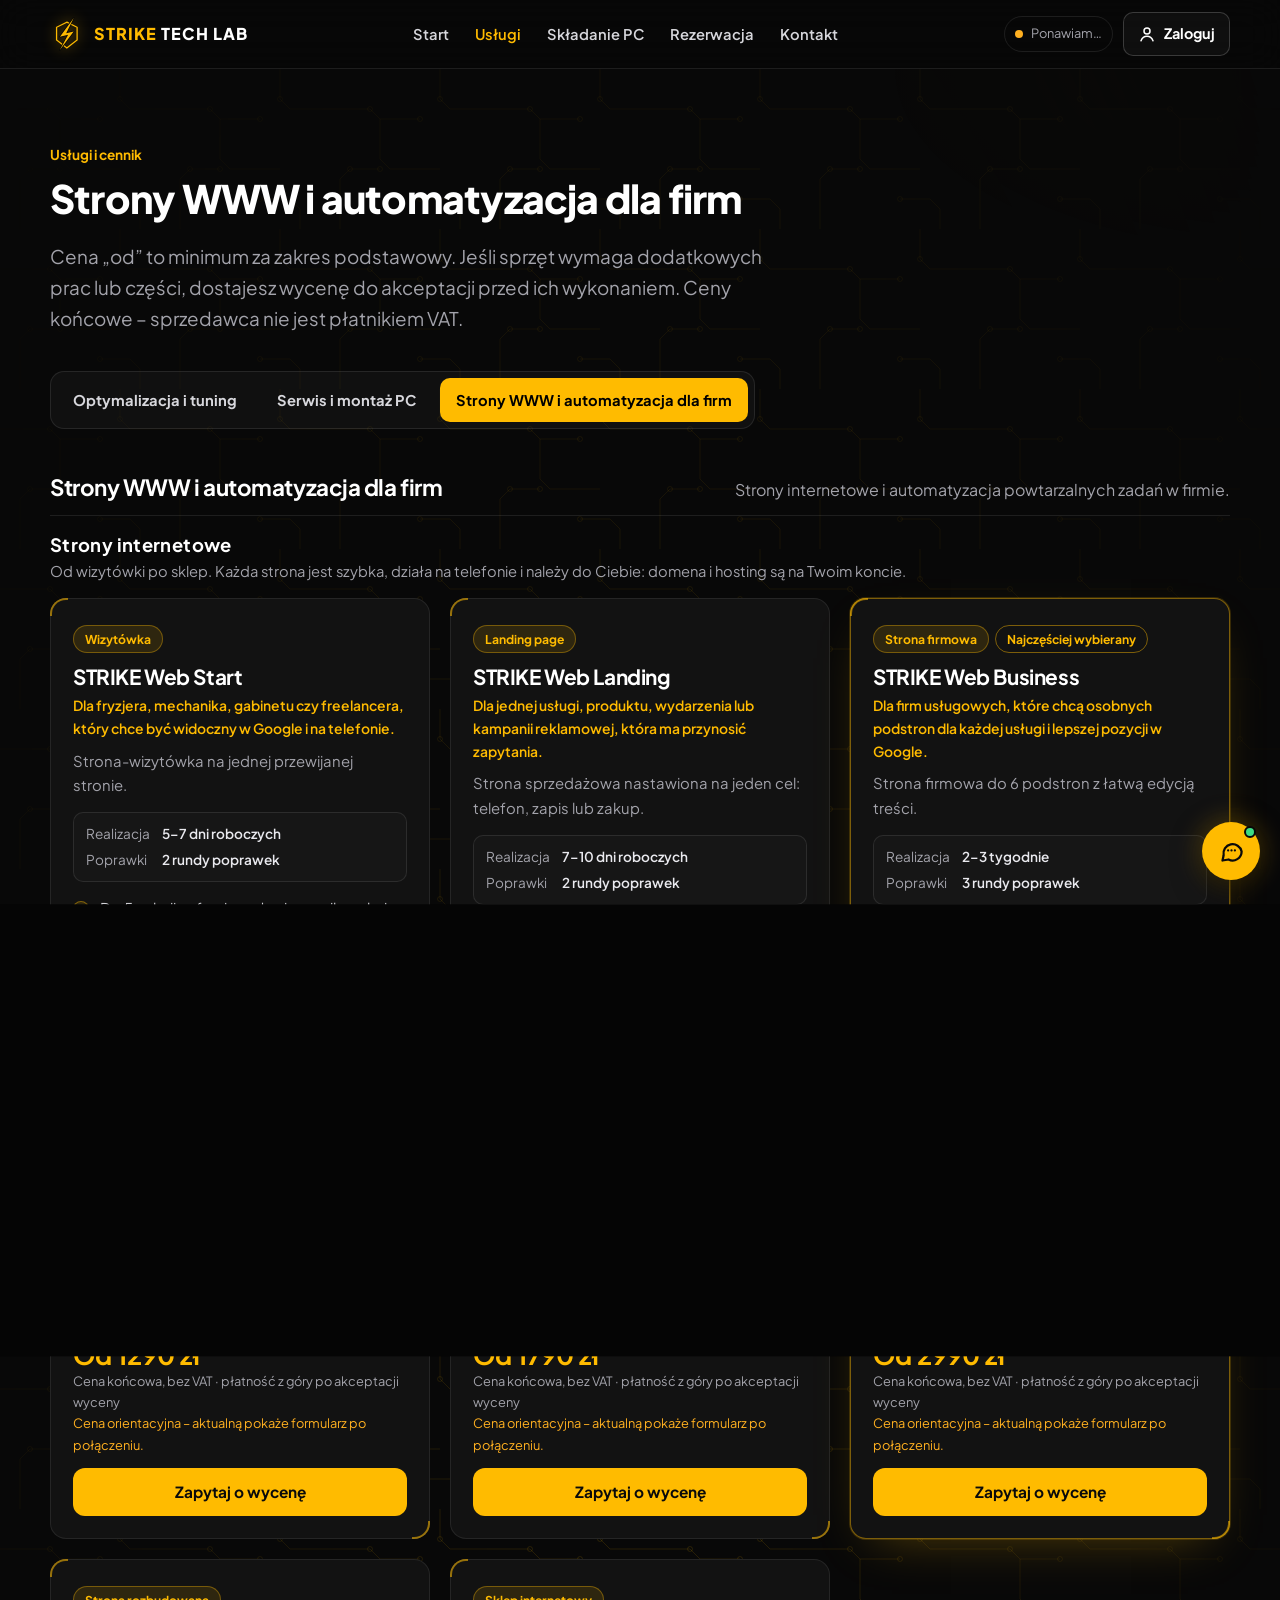
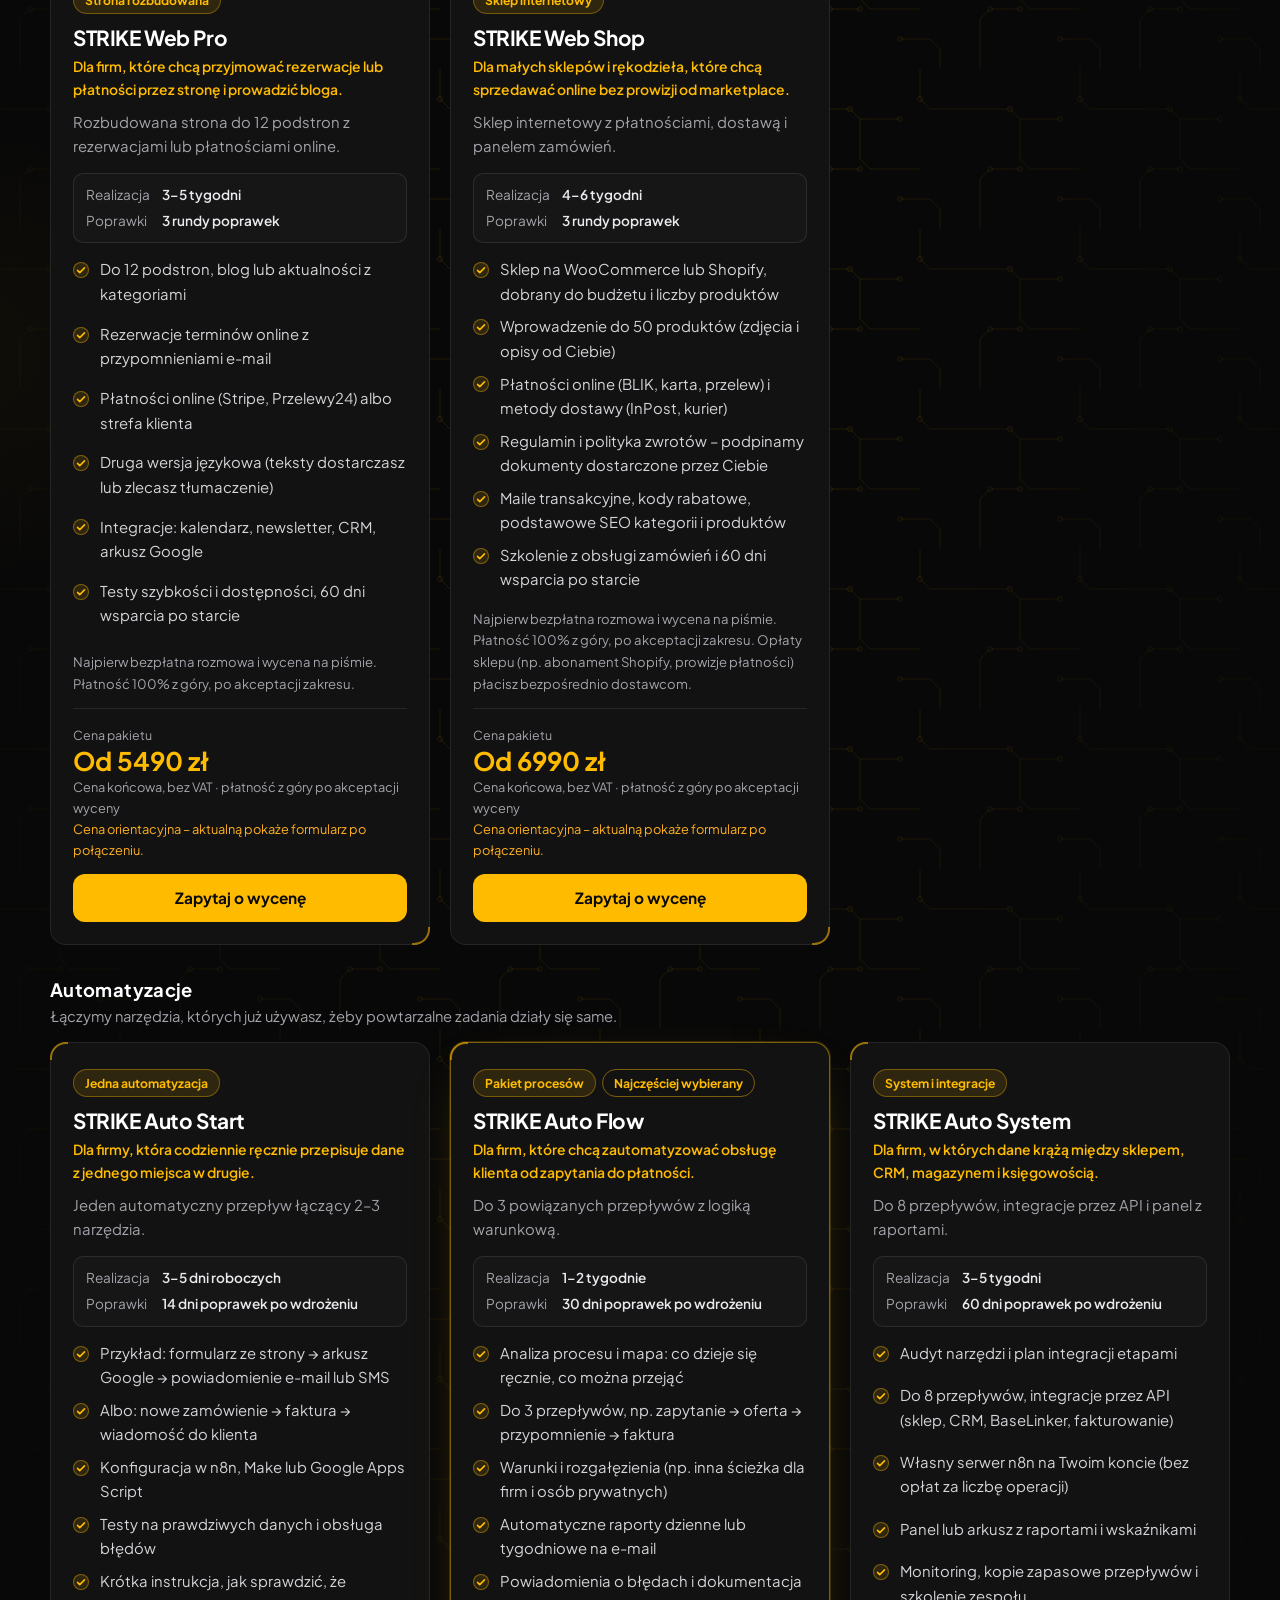
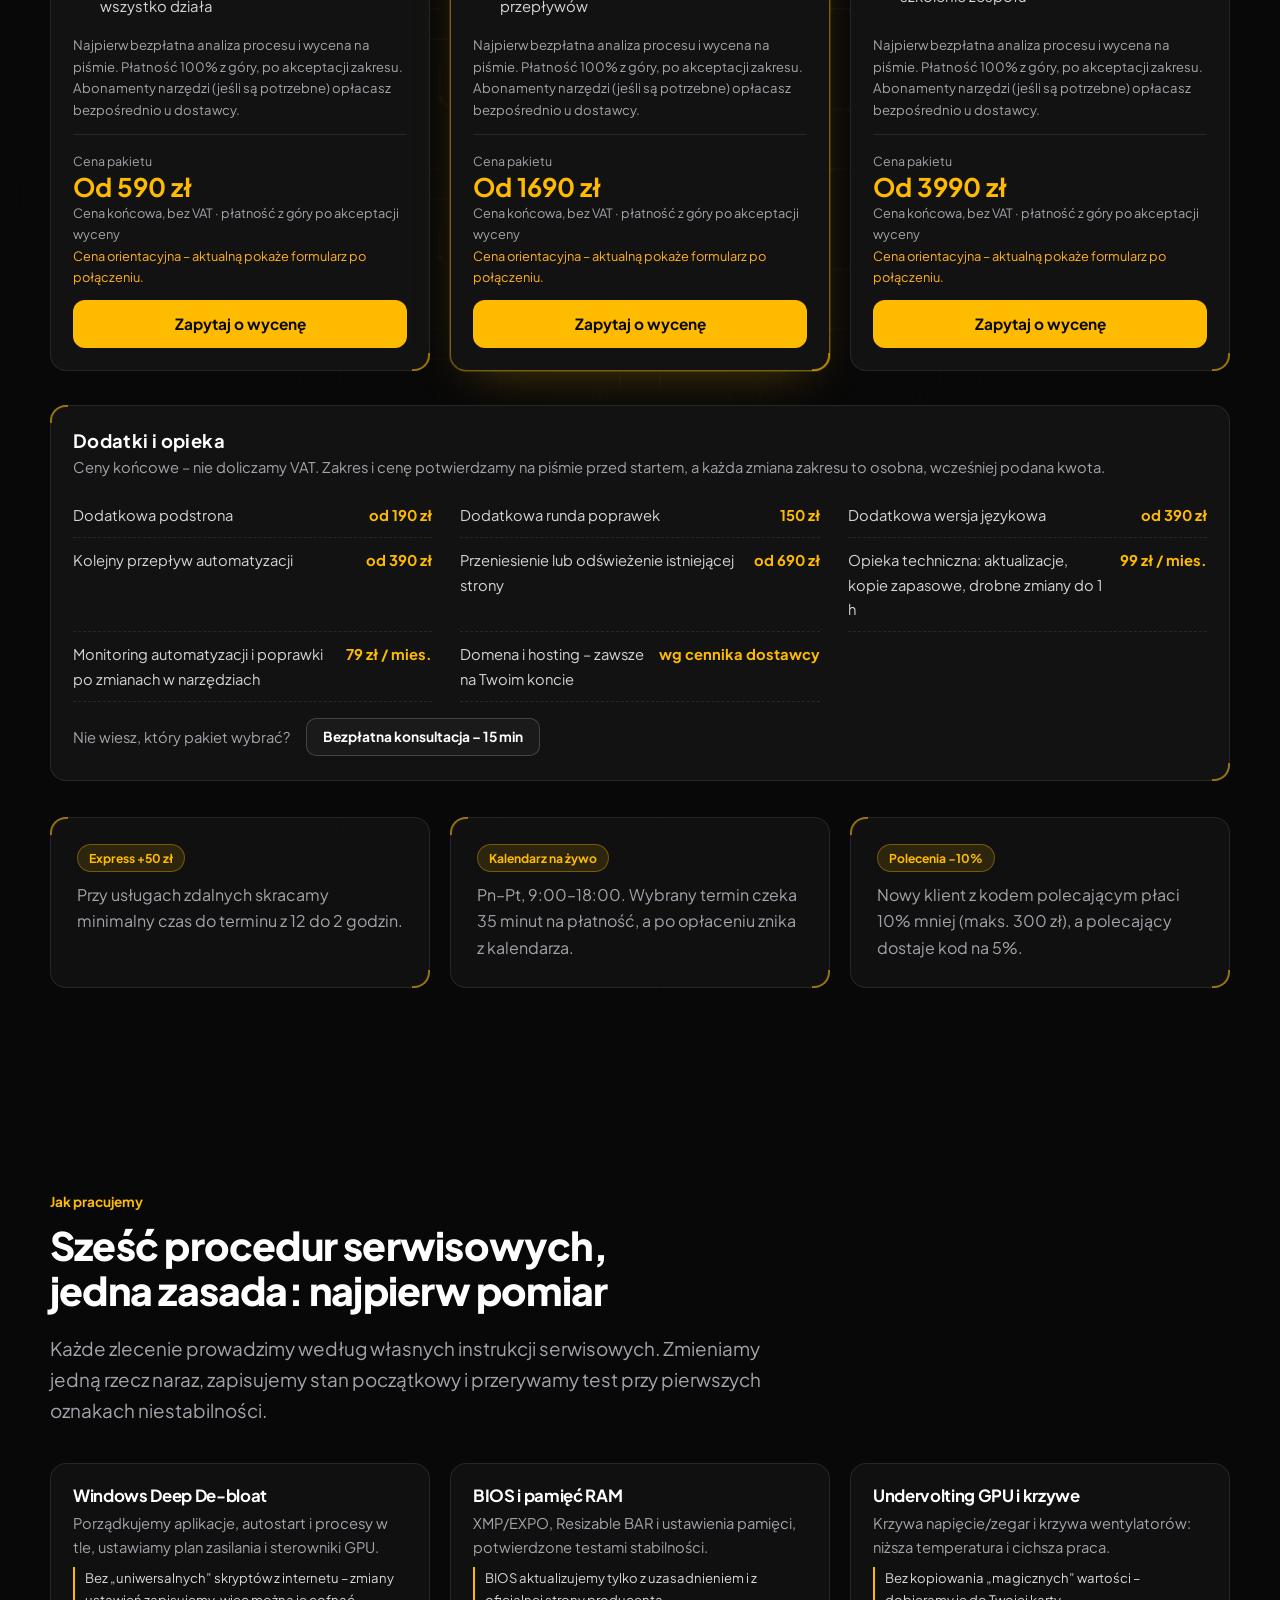
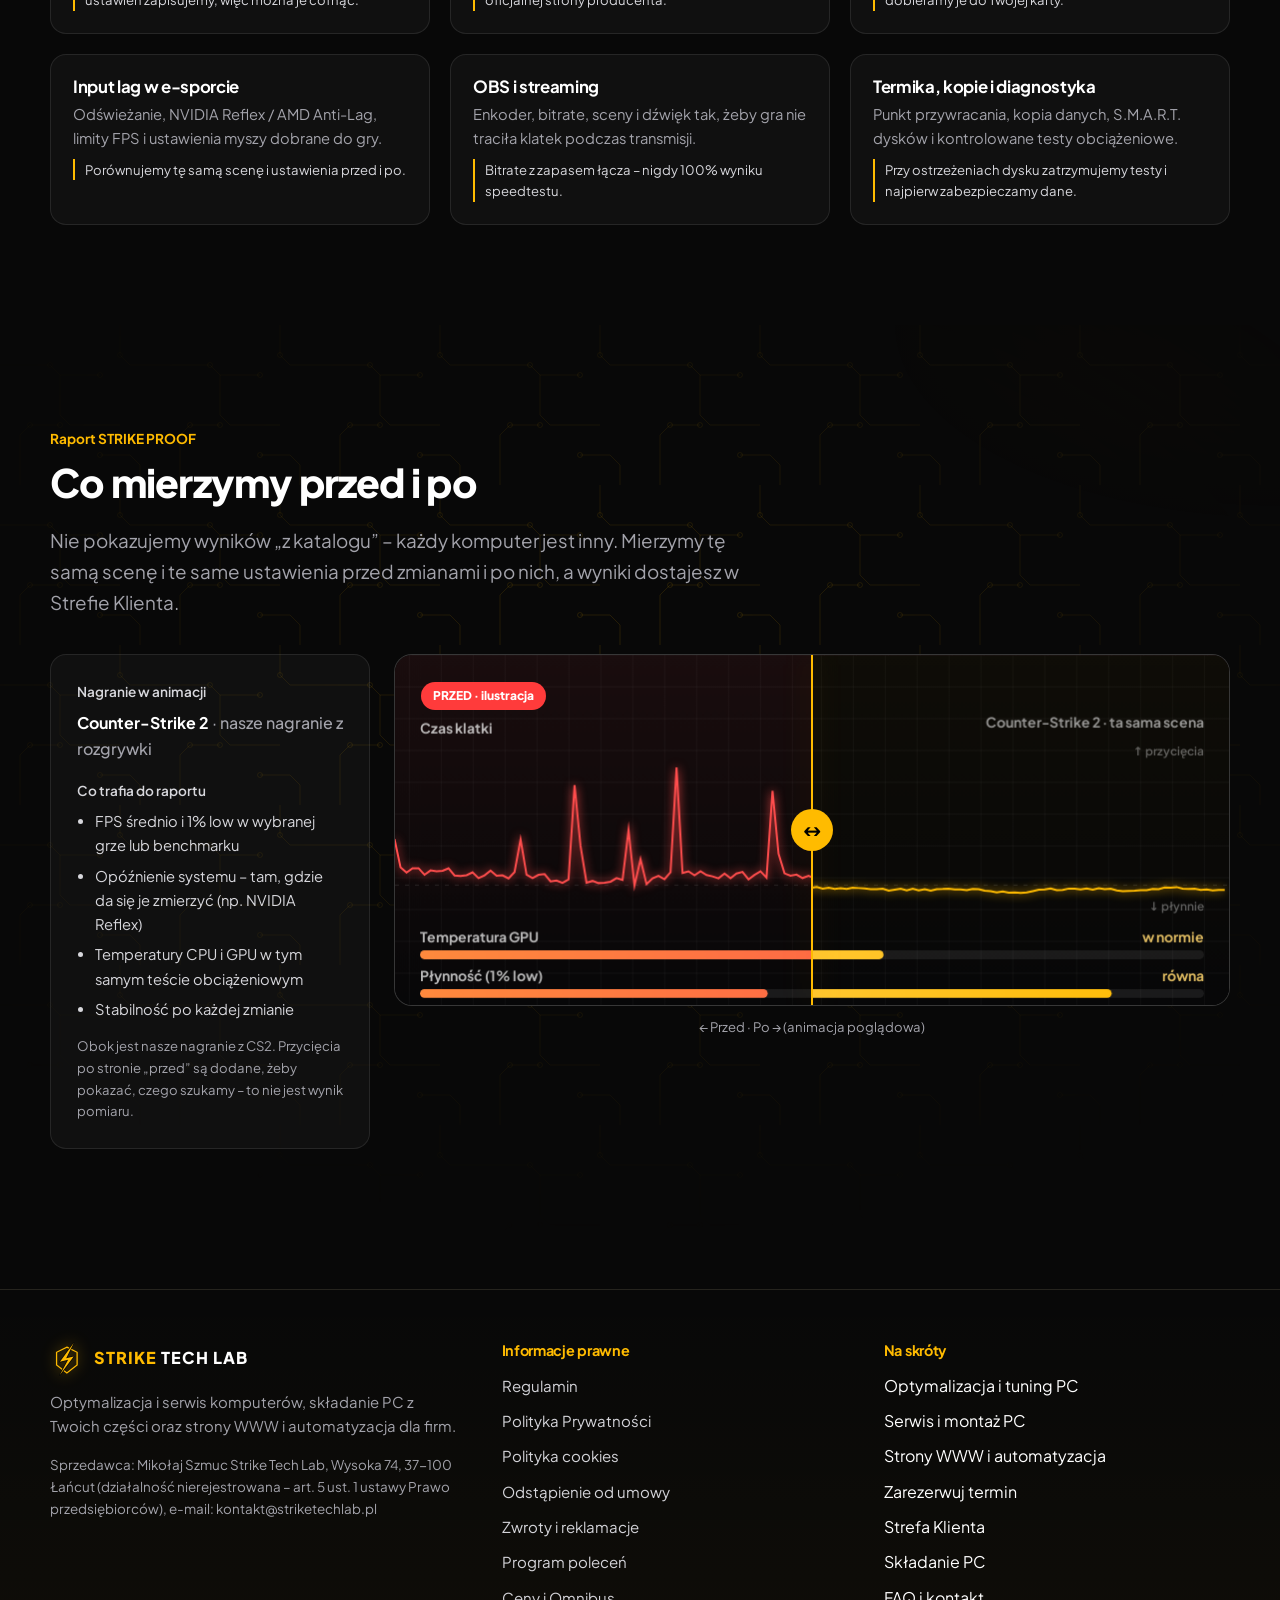
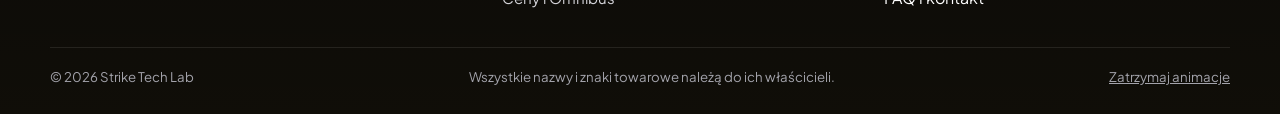
<file: strony-www/index.html>
<!DOCTYPE html>
<html lang="pl">
<head>
<meta charset="utf-8">
<meta name="viewport" content="width=device-width,initial-scale=1">
<title>Strony WWW i automatyzacja dla firm | Strike Tech Lab</title>
<meta name="description" content="Strony internetowe dla małych firm z Podkarpacia i całej Polski: wizytówka, strona firmowa, sklep oraz automatyzacja powtarzalnych zadań. Stała cena, termin i rundy poprawek w umowie.">
<meta name="theme-color" content="#080808">
<meta http-equiv="Content-Security-Policy" content="default-src 'self'; script-src 'self' https://cdn.jsdelivr.net https://challenges.cloudflare.com; frame-src https://challenges.cloudflare.com; style-src 'self' 'unsafe-inline'; font-src 'self'; img-src 'self' data: blob: https:; media-src 'self' blob: https:; connect-src 'self' https://*.supabase.co wss://*.supabase.co https://cdn.jsdelivr.net https://challenges.cloudflare.com http://127.0.0.1:54321 ws://127.0.0.1:54321 http://localhost:54321 ws://localhost:54321; form-action 'self' mailto:; base-uri 'self'; object-src 'none'">
<meta name="referrer" content="strict-origin-when-cross-origin">
<link rel="canonical" href="https://striketechlab.pl/strony-www">
<meta property="og:title" content="Strony WWW i automatyzacja dla firm | Strike Tech Lab">
<meta property="og:description" content="Strony internetowe dla małych firm z Podkarpacia i całej Polski: wizytówka, strona firmowa, sklep oraz automatyzacja powtarzalnych zadań. Stała cena, termin i rundy poprawek w umowie.">
<meta property="og:type" content="website">
<meta property="og:url" content="https://striketechlab.pl/strony-www">
<meta property="og:image" content="https://striketechlab.pl/media/hero-pc.jpg">
<meta property="og:locale" content="pl_PL">
<meta name="twitter:card" content="summary_large_image">
<script type="application/ld+json">
{"@context":"https://schema.org","@type":"ComputerRepair","name":"Strike Tech Lab","legalName":"Mikołaj Szmuc Strike Tech Lab","url":"https://striketechlab.pl/",
 "image":"https://striketechlab.pl/media/hero-pc.jpg","email":"kontakt@striketechlab.pl","priceRange":"149–6990 zł",
 "address":{"@type":"PostalAddress","streetAddress":"Wysoka 74","postalCode":"37-100","addressLocality":"Łańcut","addressCountry":"PL"},
 "areaServed":[{"@type":"City","name":"Łańcut"},{"@type":"Country","name":"Polska"}],
 "openingHoursSpecification":[{"@type":"OpeningHoursSpecification","dayOfWeek":["Monday","Tuesday","Wednesday","Thursday","Friday"],"opens":"09:00","closes":"18:00"}]}
</script>
<link rel="icon" type="image/svg+xml" href="data:image/svg+xml,%3Csvg xmlns=%22http://www.w3.org/2000/svg%22 viewBox=%22255 190 750 750%22%3E%3Cdefs%3E%3Cmask id=%22m%22%3E%3Crect x=%22255%22 y=%22190%22 width=%22750%22 height=%22750%22 fill=%22%23fff%22/%3E%3Cpolygon points=%22778,212 474,624 655,583 472,918 778,512 612,546%22 fill=%22%23000%22 stroke=%22%23000%22 stroke-width=%2244%22 stroke-linejoin=%22round%22/%3E%3C/mask%3E%3C/defs%3E%3Cpolygon points=%22627,303 853,417 853,697 627,872 400,697 400,417%22 fill=%22none%22 stroke=%22%23FFBB00%22 stroke-width=%2252%22 mask=%22url%28%23m%29%22/%3E%3Cpolygon points=%22778,212 474,624 655,583 472,918 778,512 612,546%22 fill=%22%23FFBB00%22/%3E%3C/svg%3E">
<script src="/config.js?v=20261125b"></script>
<link rel="stylesheet" href="/assets/app.css?v=20261125b">
<script defer src="/assets/app.js?v=20261125b"></script>
</head>
<body>
<div id="intro" aria-hidden="true">
  <div class="i-half i-top"></div><div class="i-half i-bot"></div>
  <div class="i-grid"></div><div class="i-glow"></div>
  <div class="i-slash"></div>
  <div class="i-core">
    <div class="i-flash"></div>
    <svg class="i-logo" viewBox="360 190 540 750"><polygon class="i-hex" points="627,303 853,417 853,697 627,872 400,697 400,417" stroke-linejoin="miter"/><polygon class="i-bolt" points="778,212 474,624 655,583 472,918 778,512 612,546"/></svg>
    <div class="i-word">
      <div class="i-strike"><span style="animation-delay:1.05s">S</span><span style="animation-delay:1.1s">T</span><span style="animation-delay:1.15s">R</span><span style="animation-delay:1.2s">I</span><span style="animation-delay:1.25s">K</span><span style="animation-delay:1.3s">E</span></div>
      <div class="i-lab">TECH LAB</div>
    </div>
    <div class="i-load"><div class="i-bar"><i></i></div><div class="i-meta"><span class="i-line">Uruchamianie</span><span class="i-pct">0%</span></div></div>
  </div>
  <div class="i-hint">Kliknij, aby wejść</div>
</div>
<script src="/assets/intro.js?v=20261125b"></script>
<a class="skip" href="#main">Przejdź do treści</a>
<svg width="0" height="0" style="position:absolute" aria-hidden="true">
  <symbol id="logo" viewBox="360 190 540 750">
    <polygon points="627,303 853,417 853,697 627,872 400,697 400,417" fill="none" stroke="#FFBB00" stroke-width="28" stroke-linejoin="miter"/>
    <polygon points="778,212 474,624 655,583 472,918 778,512 612,546" fill="#FFBB00" stroke="#080808" stroke-width="34" paint-order="stroke" stroke-linejoin="round"/>
  </symbol>
</svg>

<header class="site-header">
  <div class="wrap nav">
    <a class="brand" href="/" data-link aria-label="Strike Tech Lab – strona główna"><svg aria-hidden="true"><use href="#logo"/></svg><span><b>STRIKE</b> TECH LAB</span></a>
    <nav id="mainnav" aria-label="Główna nawigacja">
      <a href="/" data-link>Start</a>
      <a href="/uslugi" data-link>Usługi</a>
      <a href="/zestawy" data-link>Składanie PC</a>
      <a href="/rezerwacja" data-link>Rezerwacja</a>
      <a href="/kontakt" data-link>Kontakt</a>
    </nav>
    <div class="nav-right">
      <span class="conn" id="connChip" role="status" aria-live="polite" title="Stan połączenia z systemem rezerwacji"><span class="dot wait" id="connDot"></span><span class="conn-txt" id="connTxt">Rezerwacje</span></span>
      <a class="acct-btn" id="acctBtn" href="/konto" data-link><svg viewBox="0 0 24 24" fill="none" stroke="currentColor" stroke-width="2" stroke-linecap="round" aria-hidden="true"><circle cx="12" cy="8" r="4"/><path d="M4 21c1.5-4 4.5-6 8-6s6.5 2 8 6"/></svg><span class="acct-txt" id="acctTxt">Zaloguj</span></a>
      <button class="burger" aria-label="Otwórz menu" aria-expanded="false" aria-controls="mainnav"><span></span></button>
    </div>
  </div>
</header>
<div class="offline-bar hidden" id="offlineBar" role="alert"></div>

<main id="main">
  <!-- ============ START ============ -->
  <section class="hero" id="start" data-page="home">
    <figure class="hero-media" data-media="hero" data-optional aria-hidden="true"></figure>
    <div class="hero-glow" aria-hidden="true"><i></i><i></i><i></i></div>
    <div class="wrap">
      <div class="hero-grid">
        <div>
          <span class="live-badge" id="liveBadge"><span class="dot wait" id="liveDot"></span><span id="liveTxt">Rezerwacja online · pn–sb 10:00–20:00</span></span>
          <h1>Optymalizacja i&nbsp;serwis&nbsp;PC. <span class="gold">Z pomiarem przed&nbsp;i&nbsp;po.</span></h1>
          <p class="lead">Optymalizujemy Windows, BIOS i kartę graficzną, serwisujemy i składamy komputery. Termin wybierasz w kalendarzu, płacisz online, a status i raport z pomiarów masz w Strefie Klienta.</p>
          <ul class="props">
            <li><svg viewBox="0 0 24 24" fill="none" stroke="currentColor" stroke-width="2" stroke-linecap="round" stroke-linejoin="round" aria-hidden="true"><path d="M3 3v18h18"/><path d="m7 15 4-4 3 3 5-6"/></svg>Raport STRIKE PROOF: FPS, temperatury i opóźnienia przed i po</li>
            <li><svg viewBox="0 0 24 24" fill="none" stroke="currentColor" stroke-width="2" stroke-linecap="round" stroke-linejoin="round" aria-hidden="true"><rect x="3" y="4" width="18" height="12" rx="2"/><path d="M8 20h8M12 16v4"/></svg>Optymalizacje zdalnie w całej Polsce – widzisz ekran na żywo</li>
            <li><svg viewBox="0 0 24 24" fill="none" stroke="currentColor" stroke-width="2" stroke-linecap="round" stroke-linejoin="round" aria-hidden="true"><path d="M12 3 4 6v6c0 5 3.5 8 8 9 4.5-1 8-4 8-9V6l-8-3Z"/><path d="m9 12 2 2 4-4"/></svg>Przed zmianami ustawień: punkt przywracania i kopia profilu BIOS</li>
          </ul>
          <div class="cta-row">
            <a class="btn btn-gold" href="/rezerwacja" data-link>Zarezerwuj termin</a>
            <a class="btn btn-ghost" href="/uslugi" data-link>Zobacz usługi i ceny</a>
          </div>
          <p class="consult-line"><button type="button" class="link" data-consult>Nie wiesz, czego potrzebujesz? Bezpłatna konsultacja – 15 minut na czacie</button></p>
        </div>
        <figure class="media hero-pc" data-media="hero_pc" data-alt="Wnętrze komputera do gier – zdjęcie czarno-białe"></figure>
      </div>
      <div class="kpis">
        <div class="kpi hud"><b>Pomiar</b><span>FPS, temperatury i opóźnienia przed i po – na Twoim sprzęcie</span></div>
        <div class="kpi hud"><b>Zdalnie</b><span>Optymalizacja przez RustDesk, widzisz ekran na żywo</span></div>
        <div class="kpi hud"><b>Online</b><span>Rezerwacja terminu i płatność przez Stripe</span></div>
        <div class="kpi hud"><b>Pn–Pt</b><span>9:00–18:00, kalendarz online</span></div>
      </div>
      <p class="note" style="margin-top:12px">Efekt zależy od sprzętu i stanu systemu, dlatego nie obiecujemy z góry konkretnego wzrostu FPS ani spadku temperatur. Rzeczywisty wynik zobaczysz w raporcie z pomiarów.</p>
    </div>
  </section>

  <!-- ============ DZIAŁY (strona główna) ============ -->
  <section class="section gal-sec" id="galeria" data-page="home">
    <div class="wrap">
      <div class="section-head row-head">
        <div><span class="eyebrow">Z warsztatu</span><h2>Komputery <span class="gold">z naszego warsztatu</span></h2></div>
        <a class="btn btn-ghost btn-sm" href="/zestawy" data-link>Portfolio zestawów</a>
      </div>
    </div>
    <div class="gal-strip" role="region" aria-label="Galeria realizacji">
      <div class="gal-track" data-media-list="galeria" data-placeholders="6"></div>
    </div>
  </section>

  <section class="section rev-sec hidden" id="opinie" data-page="home" aria-labelledby="revTitle">
    <div class="wrap">
      <div class="section-head row-head">
        <div><span class="eyebrow">Opinie</span><h2 id="revTitle">Co mówią <span class="gold">nasi klienci</span></h2></div>
        <div class="rev-side"><div class="rev-stats" id="revStats"></div>
          <div class="toolbar"><a class="btn btn-ghost btn-sm" data-google="profile" hidden target="_blank" rel="noopener">Opinie w Google ↗</a><a class="btn btn-gold btn-sm" data-google="review" hidden target="_blank" rel="noopener">Oceń nas w Google</a></div></div>
      </div>
      <div class="rev-grid" id="revList"></div>
      <p class="muted small rev-note">Publikujemy wyłącznie opinie osób, które zrealizowały u nas zlecenie – każda jest powiązana z prawdziwym, zakończonym zamówieniem. Nie usuwamy opinii za niską ocenę; odrzucamy tylko treści obraźliwe, niezwiązane z usługą albo zawierające dane osobowe.</p>
    </div>
  </section>

  <section class="section bg-tech" id="dzialy" data-page="home">
    <div class="wrap">
      <div class="section-head"><h2>Czym się zajmujemy</h2><p class="lead">Wybierz dział – szczegóły, ceny i rezerwacja są na osobnych stronach.</p></div>
      <div class="grid g4 tiles">
        <a class="card hud tile" href="/optymalizacja" data-link><div class="icon-box"><svg viewBox="0 0 24 24" fill="none" stroke="currentColor" stroke-width="1.8" stroke-linecap="round" stroke-linejoin="round" aria-hidden="true"><path d="M13 2 4 14h7l-1 8 9-12h-7l1-8Z"/></svg></div><h3>Optymalizacja i tuning</h3><p class="muted">Undervolting, BIOS i RAM, input lag, czyszczenie i nowe pasty.</p><span class="tile-price" data-from="optimization">od 199 zł</span></a>
        <a class="card hud tile" href="/serwis" data-link><div class="icon-box"><svg viewBox="0 0 24 24" fill="none" stroke="currentColor" stroke-width="1.8" stroke-linecap="round" stroke-linejoin="round" aria-hidden="true"><path d="M14.7 6.3a4 4 0 0 0-5.4 5.4L3 18l3 3 6.3-6.3a4 4 0 0 0 5.4-5.4l-2.6 2.6-2.4-.6-.6-2.4 2.6-2.6Z"/></svg></div><h3>Serwis i montaż PC</h3><p class="muted">Montaż z Twoich części, regeneracja chłodzenia, diagnostyka i naprawa.</p><span class="tile-price" data-from="service">od 149 zł</span></a>
        <a class="card hud tile" href="/zestawy" data-link><div class="icon-box"><svg viewBox="0 0 24 24" fill="none" stroke="currentColor" stroke-width="1.8" stroke-linecap="round" stroke-linejoin="round" aria-hidden="true"><rect x="5" y="3" width="14" height="18" rx="2"/><circle cx="12" cy="10" r="3"/><path d="M9 17h6"/></svg></div><h3>Dobór i składanie PC</h3><p class="muted">Dobieramy części pod Twój budżet, Ty je kupujesz, my składamy i testujemy.</p><span class="tile-price" data-from="pc">od 199 zł</span></a>
        <a class="card hud tile" href="/strony-www" data-link><div class="icon-box"><svg viewBox="0 0 24 24" fill="none" stroke="currentColor" stroke-width="1.8" stroke-linecap="round" stroke-linejoin="round" aria-hidden="true"><path d="m8 8-5 4 5 4M16 8l5 4-5 4M14 5l-4 14"/></svg></div><h3>Strony i automatyzacja</h3><p class="muted">Strony WWW dla firm i automatyczny przepływ danych.</p><span class="tile-price" data-from="solutions">od 590 zł</span></a>
      </div>
    </div>
  </section>


  <!-- ============ USŁUGI ============ -->
  <section class="section bg-tech" id="uslugi" data-page="uslugi">
    <div class="wrap">
      <div class="section-head">
        <span class="eyebrow">Usługi i cennik</span>
        <h1 class="h2" id="svcH1">Strony WWW i automatyzacja dla firm</h1>
        <p class="lead">Cena „od” to minimum za zakres podstawowy. Jeśli sprzęt wymaga dodatkowych prac lub części, dostajesz wycenę do akceptacji przed ich wykonaniem. Ceny końcowe – sprzedawca nie jest płatnikiem VAT.</p>
      </div>
      <div id="svcCats"></div>
      <div class="grid g3" style="margin-top:36px">
        <div class="card hud"><span class="pill">Express +50 zł</span><p class="muted" style="margin:10px 0 0">Przy usługach zdalnych skracamy minimalny czas do terminu z 12 do 2 godzin.</p></div>
        <div class="card hud"><span class="pill">Kalendarz na żywo</span><p class="muted" style="margin:10px 0 0">Pn–Pt, 9:00–18:00. Wybrany termin czeka 35 minut na płatność, a po opłaceniu znika z kalendarza.</p></div>
        <div class="card hud"><span class="pill">Polecenia −10%</span><p class="muted" style="margin:10px 0 0">Nowy klient z kodem polecającym płaci 10% mniej (maks. 300 zł), a polecający dostaje kod na 5%.</p></div>
      </div>
    </div>
  </section>

  <!-- ============ ZAKRES PRAC ============ -->
  <section class="section" id="zakres" data-page="uslugi">
    <div class="wrap">
      <div class="section-head">
        <span class="eyebrow">Jak pracujemy</span>
        <h2>Sześć procedur serwisowych, jedna zasada: najpierw pomiar</h2>
        <p class="lead">Każde zlecenie prowadzimy według własnych instrukcji serwisowych. Zmieniamy jedną rzecz naraz, zapisujemy stan początkowy i przerywamy test przy pierwszych oznakach niestabilności.</p>
      </div>
      <div class="grid g3 areas">
        <div class="card"><h4>Windows Deep De-bloat</h4><p>Porządkujemy aplikacje, autostart i procesy w tle, ustawiamy plan zasilania i sterowniki GPU.</p><p class="rule">Bez „uniwersalnych” skryptów z internetu – zmiany ustawień zapisujemy, więc można je cofnąć.</p></div>
        <div class="card"><h4>BIOS i pamięć RAM</h4><p>XMP/EXPO, Resizable BAR i ustawienia pamięci, potwierdzone testami stabilności.</p><p class="rule">BIOS aktualizujemy tylko z uzasadnieniem i z oficjalnej strony producenta.</p></div>
        <div class="card"><h4>Undervolting GPU i krzywe</h4><p>Krzywa napięcie/zegar i krzywa wentylatorów: niższa temperatura i cichsza praca.</p><p class="rule">Bez kopiowania „magicznych” wartości – dobieramy je do Twojej karty.</p></div>
        <div class="card"><h4>Input lag w e-sporcie</h4><p>Odświeżanie, NVIDIA Reflex / AMD Anti-Lag, limity FPS i ustawienia myszy dobrane do gry.</p><p class="rule">Porównujemy tę samą scenę i ustawienia przed i po.</p></div>
        <div class="card"><h4>OBS i streaming</h4><p>Enkoder, bitrate, sceny i dźwięk tak, żeby gra nie traciła klatek podczas transmisji.</p><p class="rule">Bitrate z zapasem łącza – nigdy 100% wyniku speedtestu.</p></div>
        <div class="card"><h4>Termika, kopie i diagnostyka</h4><p>Punkt przywracania, kopia danych, S.M.A.R.T. dysków i kontrolowane testy obciążeniowe.</p><p class="rule">Przy ostrzeżeniach dysku zatrzymujemy testy i najpierw zabezpieczamy dane.</p></div>
      </div>
    </div>
  </section>

  <!-- ============ BENCHMARK ============ -->
  <section class="section bg-tech" id="benchmark" data-page="uslugi">
    <div class="wrap">
      <div class="section-head">
        <span class="eyebrow">Raport STRIKE PROOF</span>
        <h2>Co mierzymy przed i po</h2>
        <p class="lead">Nie pokazujemy wyników „z katalogu” – każdy komputer jest inny. Mierzymy tę samą scenę i te same ustawienia przed zmianami i po nich, a wyniki dostajesz w Strefie Klienta.</p>
      </div>
      <div class="bench">
        <div class="card">
          <div class="field"><span class="label">Nagranie w animacji</span>
            <p style="margin:0;font-weight:700">Counter-Strike 2 <span class="muted" style="font-weight:500">· nasze nagranie z rozgrywki</span></p>
            <select id="game" class="select" hidden aria-hidden="true" tabindex="-1"><option value="cs2">Counter-Strike 2</option></select>
          </div>
          <span class="label">Co trafia do raportu</span>
          <ul class="measure-list">
            <li>FPS średnio i 1% low w wybranej grze lub benchmarku</li>
            <li>Opóźnienie systemu – tam, gdzie da się je zmierzyć (np. NVIDIA Reflex)</li>
            <li>Temperatury CPU i GPU w tym samym teście obciążeniowym</li>
            <li>Stabilność po każdej zmianie</li>
          </ul>
          <p class="note" style="margin:14px 0 0">Obok jest nasze nagranie z CS2. Przycięcia po stronie „przed” są dodane, żeby pokazać, czego szukamy – to nie jest wynik pomiaru.</p>
        </div>
        <div>
          <div class="cmp" id="cmp">
            <canvas class="cmp-bg" id="cmpBefore" aria-hidden="true"></canvas>
            <canvas class="cmp-bg cmp-bg-after" id="cmpAfter" aria-hidden="true"></canvas>
            <div class="panel panel-before" id="pBefore"></div>
            <div class="panel panel-after" id="pAfter"></div>
            <div class="handle"></div>
            <input type="range" id="slider" min="0" max="100" value="50" aria-label="Suwak animacji poglądowej przed i po">
          </div>
          <p class="note" style="text-align:center;margin-top:10px">← Przed · Po → (animacja poglądowa)</p>
        </div>
      </div>
    </div>
  </section>

  <!-- ============ ZESTAWY PC (portfolio konfiguracji, bez cen) ============ -->
  <section class="section bg-tech" id="zestawy" data-page="zestawy">
    <div class="wrap">
      <div class="section-head">
        <span class="eyebrow">Portfolio konfiguracji</span>
        <h2>Zestawy <span class="gold">zoptymalizowane przez STRIKE</span></h2>
        <p class="lead">Każdy komputer jest profesjonalnie optymalizowany pod maksymalną wydajność i pełną stabilność. Ciesz się najwyższą płynnością gry i najniższym opóźnieniem.</p>
      </div>
      <aside class="card hud method" aria-labelledby="methodTitle">
        <div class="method-ico" aria-hidden="true"><svg viewBox="0 0 24 24" fill="none" stroke="currentColor" stroke-width="2" stroke-linecap="round" stroke-linejoin="round"><path d="M3 3v18h18"/><path d="m7 15 4-4 3 3 5-6"/></svg></div>
        <div class="method-txt">
          <h3 id="methodTitle">Jak mierzymy wyniki</h3>
          <p>Pomiary w <b>CapFrameX</b> w tytułach e-sportowych, w <b>1080p na ustawieniach Competitive</b> – ta sama scena przed i po pełnej optymalizacji BIOS-u, systemu i sterowników. Podajemy średni FPS i <b>1% low (P1)</b>, czyli płynność w najcięższych momentach. Realne przyrosty zależą od konkretnej konfiguracji, wersji gry i sterowników.</p>
        </div>
        <button type="button" class="btn btn-ghost btn-sm" id="proofBtn">Zobacz przykładowy pomiar STRIKE PROOF (CapFrameX)</button>
      </aside>
      <div class="ladder" id="setsGrid"></div>
      <p class="note" style="margin-top:22px">Nie sprzedajemy sprzętu. Pokazujemy zrealizowane konfiguracje i wyniki pomiarów przed i po optymalizacji. Zapytanie o podobny zestaw jest bezpłatne – doradzimy przy doborze podzespołów, a części kupujesz sam, u wybranego sklepu.</p>
    </div>
  </section>


  <!-- ============ PROCES ============ -->
  <section class="section" id="proces" data-page="home">
    <div class="wrap">
      <div class="section-head"><span class="eyebrow">Proces</span><h2>Jak zamówić w 4 krokach</h2></div>
      <ol class="steps">
        <li><b>Wybierz usługę albo podaj budżet</b><span>Usługi możesz łączyć w jednym terminie, np. montaż + optymalizacja. Dobór części do komputera ustalamy po rozmowie.</span></li>
        <li><b>Zarezerwuj termin</b><span>Widzisz tylko wolne godziny. Termin czeka 35 minut na płatność.</span></li>
        <li><b>Zapłać online</b><span>Karta, BLIK lub Przelewy24. Dostajesz numer STL-ROK-NUMER i potwierdzenie mailem.</span></li>
        <li><b>Śledź i odbierz raport</b><span>Status zmienia się na żywo w Strefie Klienta, tam też pobierzesz raport.</span></li>
      </ol>
      <div class="cta-row" style="margin-top:28px"><a class="btn btn-gold" href="/rezerwacja" data-link>Zarezerwuj termin</a><button type="button" class="btn btn-ghost" data-consult>Bezpłatna konsultacja (15 min)</button></div>
    </div>
  </section>

  <!-- ============ REZERWACJA ============ -->
  <section class="section bg-tech" id="rezerwacja" data-page="rezerwacja">
    <div class="wrap">
      <div class="section-head">
        <span class="eyebrow">Rezerwacja</span>
        <h2>Rezerwacja i <span class="gold">wycena</span></h2>
        <p class="lead" id="bookLead">Wybierz usługę (możesz połączyć kilka w jednym terminie), termin i zapłać online przez Stripe. Cenę liczy serwer na podstawie aktualnego cennika.</p>
      </div>
      <div class="seg bmode" id="bMode" role="group" aria-label="Co chcesz zamówić">
        <button type="button" data-bm="svc" aria-pressed="true"><svg viewBox="0 0 24 24" fill="none" stroke="currentColor" stroke-width="2" stroke-linecap="round" stroke-linejoin="round" aria-hidden="true"><path d="M13 2 4 14h7l-1 8 9-12h-7l1-8Z"/></svg>Usługa: optymalizacja, serwis, montaż</button>
        <button type="button" data-bm="pc" aria-pressed="false"><svg viewBox="0 0 24 24" fill="none" stroke="currentColor" stroke-width="2" stroke-linecap="round" stroke-linejoin="round" aria-hidden="true"><rect x="6" y="2" width="12" height="20" rx="2"/><circle cx="12" cy="14" r="3"/><path d="M9 6h6"/></svg>Dobór i złożenie PC</button>
      </div>
      <div id="bookBanner"></div>
      <form class="book" id="bookForm" novalidate>
        <div>
          <div class="step">
            <div class="step-h"><span class="n">1</span><h3>Usługa</h3></div>
            <div class="field"><label for="bItem">Usługa główna</label><select id="bItem" class="select"></select></div>
            <div id="bExtrasWrap" class="hidden">
              <span class="label">Połącz z innymi usługami <small class="muted">– jeden termin, jedna płatność (np. montaż + optymalizacja)</small></span>
              <div class="extras" id="bExtras" role="group" aria-label="Usługi dołączone"></div>
            </div>
            <label class="check hidden" id="bExpressWrap"><input type="checkbox" id="bExpress"><span><b>Express +50 zł</b> – termin już za 2 godziny (zależnie od wolnych godzin).</span></label>
            <p class="note" id="bItemNote"></p>
          </div>

          <div class="step">
            <div class="step-h"><span class="n">2</span><h3>Termin</h3></div>
            <div class="days" id="bDays" role="group" aria-label="Wybierz dzień"></div>
            <div class="slots" id="bSlots" role="group" aria-label="Wolne godziny"><span class="slots-msg">Wybierz dzień.</span></div>
            <p class="note" style="margin:10px 0 0">Pn–Pt, 9:00–18:00. Godziny odświeżają się same co 30 sekund.</p>
          </div>

          <div class="step">
            <div class="step-h"><span class="n">3</span><h3>Twoje dane</h3></div>
            <p class="note" style="margin-top:-6px">Pola oznaczone <span class="req" aria-hidden="true">*</span><span class="sr-only">gwiazdką</span> są wymagane. Pytamy tylko o dane potrzebne do realizacji.</p>
            <div class="radio-row" style="margin-bottom:14px" role="radiogroup" aria-label="Typ klienta">
              <label><input type="radio" name="ctype" value="consumer" checked> Osoba prywatna</label>
              <label><input type="radio" name="ctype" value="business"> Firma (rachunek lub faktura bez VAT na NIP)</label>
            </div>
            <div class="row2">
              <div class="field"><label for="bName">Imię i nazwisko <span class="req" aria-hidden="true">*</span></label><input class="input" id="bName" autocomplete="name" maxlength="120" aria-required="true" aria-describedby="err-bName"><span class="err" data-err="name" id="err-bName"></span></div>
              <div class="field"><label for="bPhone">Telefon (opcjonalnie)</label><input class="input" id="bPhone" type="tel" autocomplete="tel" maxlength="30" placeholder="+48 600 000 000" aria-describedby="hint-bPhone err-bPhone"><span class="note" id="hint-bPhone">Przydaje się przy sesji zdalnej i wysyłce kurierem.</span><span class="err" data-err="phone" id="err-bPhone"></span></div>
            </div>
            <div class="row2 hidden" id="bBiz">
              <div class="field"><label for="bCompany">Nazwa firmy <span class="req" aria-hidden="true">*</span></label><input class="input" id="bCompany" autocomplete="organization" maxlength="160" aria-required="true" aria-describedby="err-bCompany"><span class="err" data-err="company" id="err-bCompany"></span></div>
              <div class="field"><label for="bNip">NIP <span class="req" aria-hidden="true">*</span></label><input class="input" id="bNip" inputmode="numeric" maxlength="13" aria-required="true" aria-describedby="err-bNip"><span class="err" data-err="nip" id="err-bNip"></span></div>
            </div>
            <div id="bHandoverWrap" class="hidden">
              <span class="label" id="lbl-handover">Przekazanie sprzętu <span class="req" aria-hidden="true">*</span></span>
              <div class="radio-row" style="margin:6px 0 12px" role="radiogroup" aria-labelledby="lbl-handover" aria-required="true" aria-describedby="err-handover">
                <label><input type="radio" name="handover" value="personal"> Osobiście</label>
                <label><input type="radio" name="handover" value="courier"> Kurierem</label>
              </div>
              <span class="err" data-err="handover" id="err-handover" style="color:var(--bad);font-size:.8rem"></span>
              <div class="field"><label for="bCity">Miasto (opcjonalnie)</label><input class="input" id="bCity" maxlength="80" autocomplete="address-level2"></div>
            </div>
            <div class="field"><label for="bNote">Uwagi do zlecenia</label><textarea class="textarea" id="bNote" maxlength="2000" placeholder="Podzespoły, gra, objawy, cel (np. „więcej FPS w CS2”, „głośny laptop”)"></textarea></div>
            <div class="field"><label for="bCode">Kod rabatowy lub polecający</label>
              <div class="code-row"><input class="input" id="bCode" maxlength="40" placeholder="np. STL-1A2B3C4D" autocomplete="off" aria-describedby="err-bCode"><button type="button" class="btn btn-ghost btn-sm" id="bCodeBtn">Sprawdź kod</button></div>
              <span class="err" data-err="code" id="err-bCode" aria-live="polite"></span>
            </div>
          </div>

          <div class="step">
            <div class="step-h"><span class="n">4</span><h3>Regulamin i zgody</h3></div>
            <label class="check"><input type="checkbox" id="kTerms" aria-required="true" aria-describedby="err-consents"><span>Akceptuję <a class="link" href="/#regulamin" data-legal="terms">Regulamin</a>. <span class="req" aria-hidden="true">*</span></span></label>
            <label class="check"><input type="checkbox" id="kPrivacy" aria-required="true" aria-describedby="err-consents"><span>Zapoznałem(-am) się z <a class="link" href="/#polityka-prywatnosci" data-legal="privacy">Polityką Prywatności</a>. <span class="req" aria-hidden="true">*</span></span></label>
            <label class="check" id="kWithdrawalWrap"><input type="checkbox" id="kWithdrawal" aria-required="true" aria-describedby="err-consents"><span>Zapoznałem(-am) się z <a class="link" href="/#odstapienie" data-legal="withdrawal">pouczeniem o prawie odstąpienia od umowy</a> w ciągu 14 dni. <span class="req" aria-hidden="true">*</span></span></label>
            <label class="check hidden" id="kEarlyWrap"><input type="checkbox" id="kEarly" aria-required="true" aria-describedby="err-consents"><span>Termin wypada przed upływem 14 dni na odstąpienie, dlatego żądam rozpoczęcia usługi przed jego upływem. Rozumiem, że po pełnym wykonaniu usługi tracę prawo odstąpienia, a przy odstąpieniu w trakcie zapłacę za wykonaną część (<a class="link" href="/#odstapienie" data-legal="withdrawal">pouczenie o odstąpieniu</a>). <span class="req" aria-hidden="true">*</span></span></label>
            <label class="check"><input type="checkbox" id="kMarketing"><span>Chcę otrzymywać e-mailem informacje o promocjach Strike Tech Lab (opcjonalnie – zgodę wycofasz w każdej chwili w Strefie Klienta).</span></label>
            <span class="err" data-err="consents" id="err-consents" style="color:var(--bad);font-size:.85rem"></span>
          </div>
        </div>

        <aside class="summary card hud" aria-live="polite">
          <h3 style="margin-bottom:6px">Podsumowanie</h3>
          <div id="sumItem" class="muted">Wybierz usługę.</div>
          <ul class="sum-spec" id="sumSpec"></ul>
          <div class="sum-line" style="margin-top:10px"><span>Termin</span><b id="sumSlot">–</b></div>
          <div class="sum-line"><span>Cena</span><b id="sumBase">–</b></div>
          <div class="sum-line hidden" id="sumExpressLine"><span>Express</span><b id="sumExpress">–</b></div>
          <div class="sum-line disc hidden" id="sumDiscLine"><span id="sumDiscLbl">Rabat</span><b id="sumDisc">–</b></div>
          <div class="sum-total"><div class="sum-line"><span>Razem</span><b id="sumTotal">–</b></div></div>
          <div class="sum-due"><span id="sumDueLbl">Do zapłaty teraz</span><b id="sumDue">–</b></div>
          <button class="btn btn-gold btn-block" id="payBtn" type="submit" disabled>Zamawiam z obowiązkiem zapłaty</button>
          <p class="note" style="margin:12px 0 0" id="payHint">Karta, BLIK lub Przelewy24 przez Stripe. Do złożenia zamówienia potrzebne jest konto – założysz je w minutę.</p>
        </aside>
      </form>
      <form class="book hidden" id="pcForm" novalidate>
        <div>
          <div class="step">
            <div class="step-h"><span class="n">1</span><h3>Budżet</h3></div>
            <label for="pcBudget" class="bb-label">Ile chcesz wydać na części? <b class="bval" id="pcBval">8000 zł</b></label>
            <input type="range" id="pcBudget" class="range" min="4000" max="25000" step="250" value="8000">
            <div class="scale"><span>4000 zł</span><span>25 000 zł+</span></div>
            <p class="note" id="pcHint" style="margin-top:12px"></p>
            <div class="chip hidden" id="pcInsp"></div>
          </div>
          <div class="step">
            <div class="step-h"><span class="n">2</span><h3>Do czego ma służyć?</h3></div>
            <div class="choices" role="radiogroup" aria-label="Przeznaczenie komputera" aria-required="true" aria-describedby="err-pcPurpose">
              <label class="choice"><input type="radio" name="pcPurpose" value="esport"><span><b>Gry e-sportowe</b><small>CS2, Valorant, Fortnite – wysoki FPS</small></span></label>
              <label class="choice"><input type="radio" name="pcPurpose" value="aaa"><span><b>Gry AAA w 1440p</b><small>Nowości w wysokich detalach</small></span></label>
              <label class="choice"><input type="radio" name="pcPurpose" value="k4"><span><b>Gry w 4K</b><small>Maksymalne ustawienia, ray tracing</small></span></label>
              <label class="choice"><input type="radio" name="pcPurpose" value="creative"><span><b>Praca twórcza</b><small>3D, montaż wideo, grafika</small></span></label>
              <label class="choice"><input type="radio" name="pcPurpose" value="office"><span><b>Praca i nauka</b><small>Biuro, multimedia, lekkie gry</small></span></label>
            </div>
            <span class="err" data-err="pcPurpose" id="err-pcPurpose"></span>
            <div class="row2" style="margin-top:14px">
              <fieldset class="checks"><legend class="label">Mam już</legend>
                <label class="check"><input type="checkbox" name="pcHave" value="monitor"><span>Monitor</span></label>
                <label class="check"><input type="checkbox" name="pcHave" value="peripherals"><span>Klawiaturę i mysz</span></label>
                <label class="check"><input type="checkbox" name="pcHave" value="windows"><span>Licencję Windows</span></label>
                <label class="check"><input type="checkbox" name="pcHave" value="parts"><span>Część podzespołów</span></label>
              </fieldset>
              <fieldset class="checks"><legend class="label">Dodatkowo</legend>
                <label class="check"><input type="checkbox" name="pcAdd" value="windows"><span>Instalacja i konfiguracja Windows</span></label>
                <label class="check"><input type="checkbox" name="pcAdd" value="tune"><span>Optymalizacja po złożeniu (Precision Tune)</span></label>
                <label class="check"><input type="checkbox" name="pcAdd" value="transfer"><span>Przeniesienie danych ze starego PC</span></label>
              </fieldset>
            </div>
            <div class="field"><label for="pcNote">Gry, programy i preferencje</label><textarea class="textarea" id="pcNote" maxlength="2000" placeholder="np. „CS2 na 240 Hz i trochę Cyberpunka”, „cicha praca”, „biała obudowa”, „bez RGB”"></textarea></div>
          </div>
          <div class="step">
            <div class="step-h"><span class="n">3</span><h3>Kontakt</h3></div>
            <div class="row2">
              <div class="field"><label for="pcName">Imię <span class="req" aria-hidden="true">*</span></label><input class="input" id="pcName" autocomplete="given-name" maxlength="120" aria-required="true" aria-describedby="err-pcName"><span class="err" data-err="pcName" id="err-pcName"></span></div>
              <div class="field"><label for="pcMail">E-mail <span class="req" aria-hidden="true">*</span></label><input class="input" id="pcMail" type="email" autocomplete="email" maxlength="120" aria-required="true" aria-describedby="err-pcMail"><span class="err" data-err="pcMail" id="err-pcMail"></span></div>
            </div>
            <div class="field"><label for="pcPhone">Telefon (opcjonalnie)</label><input class="input" id="pcPhone" type="tel" autocomplete="tel" maxlength="30" placeholder="+48 600 000 000"><span class="err" data-err="pcPhone"></span></div>
            <input type="text" id="pcHp" class="hp" tabindex="-1" autocomplete="off" aria-hidden="true" aria-label="Nie wypełniaj">
            <label class="check"><input type="checkbox" id="pcConsent" aria-required="true" aria-describedby="err-pcConsent"><span>Zapoznałem(-am) się z <a class="link" href="/#polityka-prywatnosci" data-legal="privacy">Polityką Prywatności</a>. Rozumiem, że podane dane posłużą do przygotowania wyceny. <span class="req" aria-hidden="true">*</span></span></label>
            <span class="err" data-err="pcConsent" id="err-pcConsent"></span>
<label class="check"><input type="checkbox" id="pcPartsAck" aria-required="true" aria-describedby="err-pcPartsAck"><span>Rozumiem, że <b>części kupuję sam(-a)</b>, u wybranego sklepu i na swoje nazwisko – ich zwroty i reklamacje (wady fabryczne) składam u sprzedawcy części. Strike Tech Lab odpowiada za usługę złożenia (gwarancja na montaż 3 miesiące) i dobór. Złożenie zamawiam osobno, po akceptacji wyceny (<a class="link" href="/#regulamin" data-legal="terms">Regulamin</a>, <a class="link" href="/#odstapienie" data-legal="withdrawal">odstąpienie</a>). <span class="req" aria-hidden="true">*</span></span></label>
<span class="err" data-err="pcPartsAck" id="err-pcPartsAck"></span>
          </div>
        </div>
        <aside class="summary card hud" aria-live="polite">
          <h3 style="margin-bottom:6px">Twoje zapytanie</h3>
          <div class="sum-line"><span>Budżet</span><b id="pcSumBudget">–</b></div>
          <div class="sum-line"><span>Przeznaczenie</span><b id="pcSumPurpose">–</b></div>
          <ul class="sum-spec" id="pcSumAdd"></ul>
          <ol class="howto">
            <li>Odpowiadamy mailem z pytaniami albo propozycją.</li>
            <li>Dostajesz listę części z linkami do sklepów i wycenę złożenia.</li>
            <li>Części kupujesz sam, na swoje nazwisko, z dostawą do siebie albo do nas.</li>
            <li>Rezerwujesz i opłacasz złożenie (od 199 zł) – składamy, testujemy i dajemy raport.</li>
          </ol>
          <div class="sum-due"><span>Teraz płacisz</span><b>0 zł</b></div>
          <button class="btn btn-gold btn-block" id="pcSend" type="submit">Wyślij zapytanie o wycenę</button>
        </aside>
      </form>
    </div>
  </section>

  <!-- ============ POTWIERDZENIE PO PŁATNOŚCI (Stripe → /potwierdzenie?session_id=…) ============ -->
  <section class="section bg-tech" id="potwierdzenie" data-page="potwierdzenie" aria-labelledby="confTitle">
    <div class="wrap">
      <div class="section-head"><span class="eyebrow">Rezerwacja</span><h1 class="h2" id="confTitle">Sprawdzam płatność…</h1></div>
      <div class="card hud conf-card" id="confBox" aria-live="polite"><p class="muted">Łączę się z systemem rezerwacji, to potrwa kilka sekund.</p></div>
    </div>
  </section>

  <!-- ============ STREFA KLIENTA ============ -->
  <section class="section" id="panel" data-page="konto">
    <div class="wrap">
      <div class="section-head">
        <span class="eyebrow">Strefa Klienta</span>
        <h2 id="panelTitle">Twoje zlecenia w jednym miejscu</h2>
        <p class="lead" id="panelLead">Status na żywo, raporty z pomiarów, kod polecający i dane konta.</p>
      </div>
      <div id="panelBanner"></div>
      <div id="panelOut">
        <div class="auth-wrap">
          <div class="card hud" id="authBox">
            <h3 id="authTitle">Zaloguj się</h3>
            <div class="tabs" role="tablist" id="authTabs" aria-label="Sposób logowania">
      <button class="tab" role="tab" data-mode="login" aria-selected="true" aria-controls="authForm">Logowanie</button>
      <button class="tab" role="tab" data-mode="register" aria-selected="false" aria-controls="authForm" tabindex="-1">Nowe konto</button>
      <button class="tab" role="tab" data-mode="reset" aria-selected="false" aria-controls="authForm" tabindex="-1">Nie pamiętam hasła</button>
    </div>
    <p class="muted small" id="authHint"></p>
    <div id="authSocial" class="auth-social hidden">
      <div class="soc-btns" id="authSocialBtns"></div>
      <p class="auth-legal">Logując się (Google, Discord lub e-mail), akceptujesz <a class="link" href="/#regulamin" data-legal="terms">Regulamin</a> i <a class="link" href="/#polityka-prywatnosci" data-legal="privacy">Politykę Prywatności</a>.</p>
      <div class="or-line"><span>albo e-mailem i hasłem</span></div>
    </div>
    <form id="authForm" novalidate>
      <div class="field hidden" data-for="register"><label for="aName">Imię i nazwisko</label><input class="input" id="aName" autocomplete="name" maxlength="120"></div>
      <div class="field" data-for="login register reset"><label for="aMail">E-mail</label><input class="input" id="aMail" type="email" autocomplete="email" maxlength="120"></div>
      <div class="field" data-for="login register newpass"><label for="aPass" id="aPassLbl">Hasło</label><input class="input" id="aPass" type="password" autocomplete="current-password" maxlength="200"></div>
      <label class="check hidden" data-for="register"><input type="checkbox" id="aTerms" aria-required="true"><span>Akceptuję <a class="link" href="/#regulamin" data-legal="terms">Regulamin</a> i zapoznałem(-am) się z <a class="link" href="/#polityka-prywatnosci" data-legal="privacy">Polityką Prywatności</a>. <span class="req" aria-hidden="true">*</span></span></label>
      <label class="check hidden" data-for="register"><input type="checkbox" id="aMarketing"><span>Chcę otrzymywać e-mailem informacje o promocjach Strike Tech Lab (opcjonalnie – zgodę wycofasz w każdej chwili).</span></label>
      <label class="check" data-for="login"><input type="checkbox" id="aRemember" checked><span>Nie wylogowuj mnie na tym urządzeniu <span class="muted small">(odznacz na cudzym lub wspólnym komputerze)</span></span></label>
      <div class="captcha-box" id="captchaBox" data-for="login register reset"></div>
      <button class="btn btn-gold btn-block" type="submit" id="authSubmit">Zaloguj się</button>
      <div class="form-msg" id="authMsg" role="status" aria-live="polite"></div>
    </form>
          </div>
        </div>
      </div>
      <div id="panelIn" class="hidden">
        <div class="tabs" role="tablist" id="panelTabs" aria-label="Strefa Klienta">
          <button class="tab" role="tab" aria-selected="true" data-tab="orders" id="tab-orders" aria-controls="pane-orders">Zlecenia</button>
          <button class="tab" role="tab" aria-selected="false" data-tab="programs" id="tab-programs" aria-controls="pane-programs" tabindex="-1">Programy</button>
          <button class="tab" role="tab" aria-selected="false" data-tab="refs" id="tab-refs" aria-controls="pane-refs" tabindex="-1">Polecenia i kody</button>
          <button class="tab" role="tab" aria-selected="false" data-tab="account" id="tab-account" aria-controls="pane-account" tabindex="-1">Konto</button>
          <button class="tab hidden" role="tab" aria-selected="false" data-tab="brief" id="briefTabBtn" aria-controls="pane-brief" tabindex="-1">Brief dnia</button>
          <button class="tab hidden" role="tab" aria-selected="false" data-tab="admin" id="adminTabBtn" aria-controls="pane-admin" tabindex="-1">Administracja</button>
          <button class="tab hidden" role="tab" aria-selected="false" data-tab="guides" id="guidesTabBtn" aria-controls="pane-guides" tabindex="-1">Instrukcje</button>
          <button class="tab hidden" role="tab" aria-selected="false" data-tab="finance" id="financeTabBtn" aria-controls="pane-finance" tabindex="-1">Finanse</button>
          <button class="tab hidden" role="tab" aria-selected="false" data-tab="prices" id="pricesTabBtn" aria-controls="pane-prices" tabindex="-1">Cennik</button>
        </div>
        <div data-pane="orders" id="pane-orders" role="tabpanel" aria-labelledby="tab-orders"><div id="ordersList"></div></div>
        <div data-pane="programs" id="pane-programs" role="tabpanel" aria-labelledby="tab-programs" class="hidden"><div id="programsOut"></div></div>
        <div data-pane="refs" id="pane-refs" role="tabpanel" aria-labelledby="tab-refs" class="hidden"><div id="refsOut"></div></div>
        <div data-pane="account" id="pane-account" role="tabpanel" aria-labelledby="tab-account" class="hidden"><div id="accountOut"></div></div>
        <div data-pane="brief" id="pane-brief" role="tabpanel" aria-labelledby="briefTabBtn" class="hidden"><div id="briefOut"></div></div>
        <div data-pane="admin" id="pane-admin" role="tabpanel" aria-labelledby="adminTabBtn" class="hidden"><div id="adminOut"></div></div>
        <div data-pane="guides" id="pane-guides" role="tabpanel" aria-labelledby="guidesTabBtn" class="hidden"><div id="guidesOut"></div></div>
        <div data-pane="finance" id="pane-finance" role="tabpanel" aria-labelledby="financeTabBtn" class="hidden"><div id="financeOut"></div></div>
        <div data-pane="prices" id="pane-prices" role="tabpanel" aria-labelledby="pricesTabBtn" class="hidden"><div id="pricesOut"></div></div>
      </div>
    </div>
  </section>

  <!-- ============ KONTAKT + FAQ ============ -->
  <section class="section bg-tech" id="kontakt" data-page="kontakt">
    <div class="wrap contact-grid">
      <div>
        <span class="eyebrow">Kontakt</span>
        <h2>Nie wiesz, co wybrać? Napisz</h2>
        <p class="lead">Opisz sprzęt i problem (np. „głośny laptop”, „mało FPS w CS2”) albo zapytaj o dobór części do nowego komputera.</p>
        <div class="consult-card"><b>Bezpłatna konsultacja – 15 minut</b><span>Opisz sprzęt i problem na czacie (albo na Discordzie, jeśli wolisz). Doradzimy, co ma sens, zanim cokolwiek zamówisz – bez zobowiązań.</span><button type="button" class="btn btn-gold btn-sm" data-consult>Zacznij konsultację</button></div>
        <p class="muted">E-mail: <a class="gold" href="mailto:kontakt@striketechlab.pl">kontakt@striketechlab.pl</a><br>Strike Tech Lab · Wysoka 74, 37-100 Łańcut · pn–pt 9:00–18:00 (usługi zdalne w całej Polsce)<span data-google="profile" hidden> · <a class="gold" data-google="profile" target="_blank" rel="noopener" href="#">Profil w Google ↗</a></span></p>
        <h3 style="margin-top:30px" id="faq">Najczęstsze pytania</h3>
        <div class="acc" data-single>
          <div class="acc-item"><button class="acc-btn" aria-expanded="false">Czy sesja zdalna jest bezpieczna?<span class="chev"></span></button><div class="acc-panel"><div><div class="in-pad"><p>Pracujemy przez RustDesk – darmowy program z szyfrowaniem end-to-end. Widzisz ekran na żywo, sam akceptujesz połączenie i w każdej chwili możesz je przerwać. Nigdy nie prosimy o hasła do kont prywatnych ani bankowych.</p></div></div></div></div>
          <div class="acc-item"><button class="acc-btn" aria-expanded="false">Czy dajecie gwarancję na montaż?<span class="chev"></span></button><div class="acc-panel"><div><div class="in-pad"><p>Tak – 3 miesiące od odbioru komputera. Jeśli coś okaże się źle zamontowane (przewód, mocowanie, ułożenie kabli, ustawienie BIOS-u z montażu), poprawimy to bezpłatnie. Wady samych części obsługuje sprzedawca albo producent – pomożemy w zgłoszeniu. Szczegóły w Regulaminie (§8).</p></div></div></div></div>
          <div class="acc-item"><button class="acc-btn" aria-expanded="false">Czy mogę najpierw zapytać, zanim zapłacę?<span class="chev"></span></button><div class="acc-panel"><div><div class="in-pad"><p>Tak. Bezpłatna konsultacja to do 15 minut rozmowy na czacie w Strefie Klienta (albo na Discordzie). Opisz sprzęt i problem – powiemy, co ma sens i ile to kosztuje, bez zobowiązań.</p></div></div></div></div>
          <div class="acc-item"><button class="acc-btn" aria-expanded="false">Jak działa rezerwacja i płatność?<span class="chev"></span></button><div class="acc-panel"><div><div class="in-pad"><p>Wybierasz dzień i godzinę z wolnych terminów. Termin czeka 35 minut na płatność online (karta, BLIK, Przelewy24). Po opłaceniu dostajesz numer STL-ROK-NUMER i mail z potwierdzeniem, a termin znika z kalendarza.</p></div></div></div></div>
          <div class="acc-item"><button class="acc-btn" aria-expanded="false">Co, jeśli przerwę płatność?<span class="chev"></span></button><div class="acc-panel"><div><div class="in-pad"><p>Termin wraca do kalendarza od razu po powrocie ze strony płatności. Jeśli zamknąłeś kartę, dokończysz płatność w Strefie Klienta, dopóki rezerwacja jest aktywna.</p></div></div></div></div>
          <div class="acc-item"><button class="acc-btn" aria-expanded="false">Czy zmiany są odwracalne?<span class="chev"></span></button><div class="acc-panel"><div><div class="in-pad"><p>Zmiany ustawień – tak. Przed nimi tworzymy punkt przywracania i kopię profilu BIOS (jeśli dotyczy), a undervolting czy profile pamięci można cofnąć. Część prac jest nieodwracalna (np. aktualizacja BIOS, delid, ciekły metal) – wykonujemy je tylko po Twojej wyraźnej zgodzie.</p></div></div></div></div>
          <div class="acc-item"><button class="acc-btn" aria-expanded="false">Gdzie sprawdzę status i raport?<span class="chev"></span></button><div class="acc-panel"><div><div class="in-pad"><p>W Strefie Klienta: status zmienia się na żywo, widzisz historię zlecenia, wyniki pomiarów przed i po oraz pliki raportu do pobrania.</p></div></div></div></div>
          <div class="acc-item"><button class="acc-btn" aria-expanded="false">Jak działają kody rabatowe i polecenia?<span class="chev"></span></button><div class="acc-panel"><div><div class="in-pad"><p>Nowy klient z kodem polecającym dostaje 10% rabatu (maks. 300 zł). Polecający otrzymuje jednorazowy kod na 5% po zakończeniu zlecenia i upływie 14 dni. Jedno zamówienie – jeden kod.</p></div></div></div></div>
          <div class="acc-item"><button class="acc-btn" aria-expanded="false">Czy mogę odstąpić od umowy?<span class="chev"></span></button><div class="acc-panel"><div><div class="in-pad"><p>Konsument (a także osoba prowadząca jednoosobową firmę, jeśli zamówienie nie ma dla niej charakteru zawodowego) ma 14 dni na odstąpienie od umowy zawartej na odległość. Szczegóły i wzór formularza: „Odstąpienie od umowy” oraz „Zwroty i reklamacje” w stopce.</p></div></div></div></div>
        </div>
      </div>
      <form class="card hud" id="contactForm" novalidate>
        <div class="hp" aria-hidden="true"><label>Nie wypełniaj <input type="text" id="cHp" tabindex="-1" autocomplete="off"></label></div>
        <div class="row2">
          <div class="field"><label for="cName">Imię / firma <span class="req" aria-hidden="true">*</span></label><input class="input" id="cName" maxlength="120" autocomplete="name" aria-required="true" aria-describedby="cerr-name"><span class="err" data-cerr="name" id="cerr-name"></span></div>
          <div class="field"><label for="cMail">E-mail <span class="req" aria-hidden="true">*</span></label><input class="input" id="cMail" type="email" maxlength="120" autocomplete="email" aria-required="true" aria-describedby="cerr-email"><span class="err" data-cerr="email" id="cerr-email"></span></div>
        </div>
        <div class="row2">
          <div class="field"><label for="cPhone">Telefon (opcjonalnie)</label><input class="input" id="cPhone" type="tel" maxlength="30" autocomplete="tel"></div>
          <div class="field"><label for="cTopic">Temat</label><select class="select" id="cTopic"></select></div>
        </div>
        <div class="field"><label for="cMsg">Wiadomość <span class="req" aria-hidden="true">*</span></label><textarea class="textarea" id="cMsg" maxlength="4000" placeholder="Podzespoły, gra, cel, preferowany termin…" aria-required="true" aria-describedby="cerr-message"></textarea><span class="err" data-cerr="message" id="cerr-message"></span></div>
        <label class="check"><input type="checkbox" id="cConsent" aria-required="true" aria-describedby="cerr-consent"><span>Zapoznałem(-am) się z <a class="link" href="/#polityka-prywatnosci" data-legal="privacy">Polityką Prywatności</a>. Rozumiem, że podane dane posłużą do odpowiedzi na wiadomość. <span class="req" aria-hidden="true">*</span></span></label>
        <span class="err" data-cerr="consent" id="cerr-consent" style="color:var(--bad);font-size:.85rem"></span>
        <p class="note" style="margin:0 0 10px">Pola oznaczone <span class="req" aria-hidden="true">*</span><span class="sr-only">gwiazdką</span> są wymagane. Telefon jest opcjonalny. Wiadomości usuwamy po 12 miesiącach.</p>
        <button class="btn btn-gold btn-block" type="submit" style="margin-top:6px">Wyślij wiadomość</button>
        <div class="form-msg" id="cMsgOut" role="status" aria-live="polite"></div>
      </form>
    </div>
  </section>
</main>

<footer class="site-footer">
  <div class="wrap">
    <div class="foot-grid">
      <div>
        <a class="brand" href="/" data-link><svg aria-hidden="true"><use href="#logo"/></svg><span><b>STRIKE</b> TECH LAB</span></a>
        <p class="muted" style="margin-top:14px;max-width:38ch;font-size:.93rem">Optymalizacja i serwis komputerów, składanie PC z Twoich części oraz strony WWW i automatyzacja dla firm.</p>
        <p class="company" id="companyInfo"></p>
        <p class="company" data-google="profile" hidden><span><a class="link" data-google="profile" target="_blank" rel="noopener" href="#">Profil Firmy Google ↗</a></span><span data-google="review" hidden> · <a class="link" data-google="review" target="_blank" rel="noopener" href="#">Wystaw opinię</a></span></p>
      </div>
      <div>
        <h4>Informacje prawne</h4>
        <ul class="legal-links">
          <li><a href="/#regulamin" data-legal="terms">Regulamin</a></li>
          <li><a href="/#polityka-prywatnosci" data-legal="privacy">Polityka Prywatności</a></li>
          <li><a href="/#cookies" data-legal="cookies">Polityka cookies</a></li>
          <li><a href="/#odstapienie" data-legal="withdrawal">Odstąpienie od umowy</a></li>
          <li><a href="/#zwroty" data-legal="returns">Zwroty i reklamacje</a></li>
          <li><a href="/#program-polecen" data-legal="referral">Program poleceń</a></li>
          <li><a href="/#ceny" data-legal="prices">Ceny i Omnibus</a></li>
        </ul>
      </div>
      <div>
        <h4>Na skróty</h4>
        <ul class="legal-links">
          <li><a href="/optymalizacja" data-link>Optymalizacja i tuning PC</a></li>
          <li><a href="/serwis" data-link>Serwis i montaż PC</a></li>
          <li><a href="/strony-www" data-link>Strony WWW i automatyzacja</a></li>
          <li><a href="/rezerwacja" data-link>Zarezerwuj termin</a></li>
          <li><a href="/konto" data-link>Strefa Klienta</a></li>
          <li><a href="/zestawy" data-link>Składanie PC</a></li>
          <li><a href="/kontakt" data-link>FAQ i kontakt</a></li>
        </ul>
      </div>
    </div>
    <div class="foot-bottom">
      <span>© <span id="year">2026</span> Strike Tech Lab</span>
      <span>Wszystkie nazwy i znaki towarowe należą do ich właścicieli.</span>
      <button type="button" class="motion-btn" id="motionBtn" aria-pressed="false">Zatrzymaj animacje</button>
    </div>
  </div>
</footer>

<dialog class="modal narrow" id="authGate" aria-labelledby="gateTitle" aria-describedby="gateText">
  <form method="dialog" class="gate-x"><button class="modal-x" value="x" aria-label="Zamknij">×</button></form>
  <div class="gate-body">
    <svg class="gate-logo" aria-hidden="true"><use href="#logo"/></svg>
    <h3 id="gateTitle">Zaloguj się, żeby zarezerwować</h3>
    <p class="gate-lead" id="gateText"></p>
    <ul class="gate-perks" aria-label="Co daje konto"><li>Status zlecenia na żywo</li><li>Raport z pomiarów</li><li>Rachunki</li><li>Czat z nami</li></ul>
    <div class="soc-btns" id="gateSocial"></div>
    <div class="or-line hidden" id="gateOr"><span>albo e-mailem</span></div>
    <div class="gate-btns">
      <button class="btn btn-gold" type="button" id="gateLogin">Zaloguj się</button>
      <button class="btn btn-ghost" type="button" id="gateRegister">Załóż konto</button>
    </div>
    <p class="auth-legal hidden" id="gateLegal">Logując się (Google, Discord lub e-mail), akceptujesz <a class="link" href="/#regulamin" data-legal="terms">Regulamin</a> i <a class="link" href="/#polityka-prywatnosci" data-legal="privacy">Politykę Prywatności</a>.</p>
  </div>
</dialog>

<dialog class="modal proof-modal" id="proofModal" aria-labelledby="proofTitle">
  <div class="modal-head"><h3 id="proofTitle">Przykładowy pomiar STRIKE PROOF</h3><form method="dialog"><button class="modal-x" aria-label="Zamknij podgląd">×</button></form></div>
  <div class="modal-body">
    <figure class="proof-fig" id="proofFig"><figcaption class="note">Zrzut z CapFrameX: ten sam test przed i po optymalizacji – średni FPS i 1% low (P1).</figcaption></figure>
  </div>
</dialog>
<dialog class="modal legal-doc" id="legalModal" aria-labelledby="legalTitle">
  <div class="modal-head"><h3 id="legalTitle"></h3><form method="dialog"><button class="modal-x" aria-label="Zamknij dokument">×</button></form></div>
  <div class="modal-body" id="legalBody"></div>
</dialog>


<div id="toasts" aria-live="polite"></div>

</body>
</html>
</file>
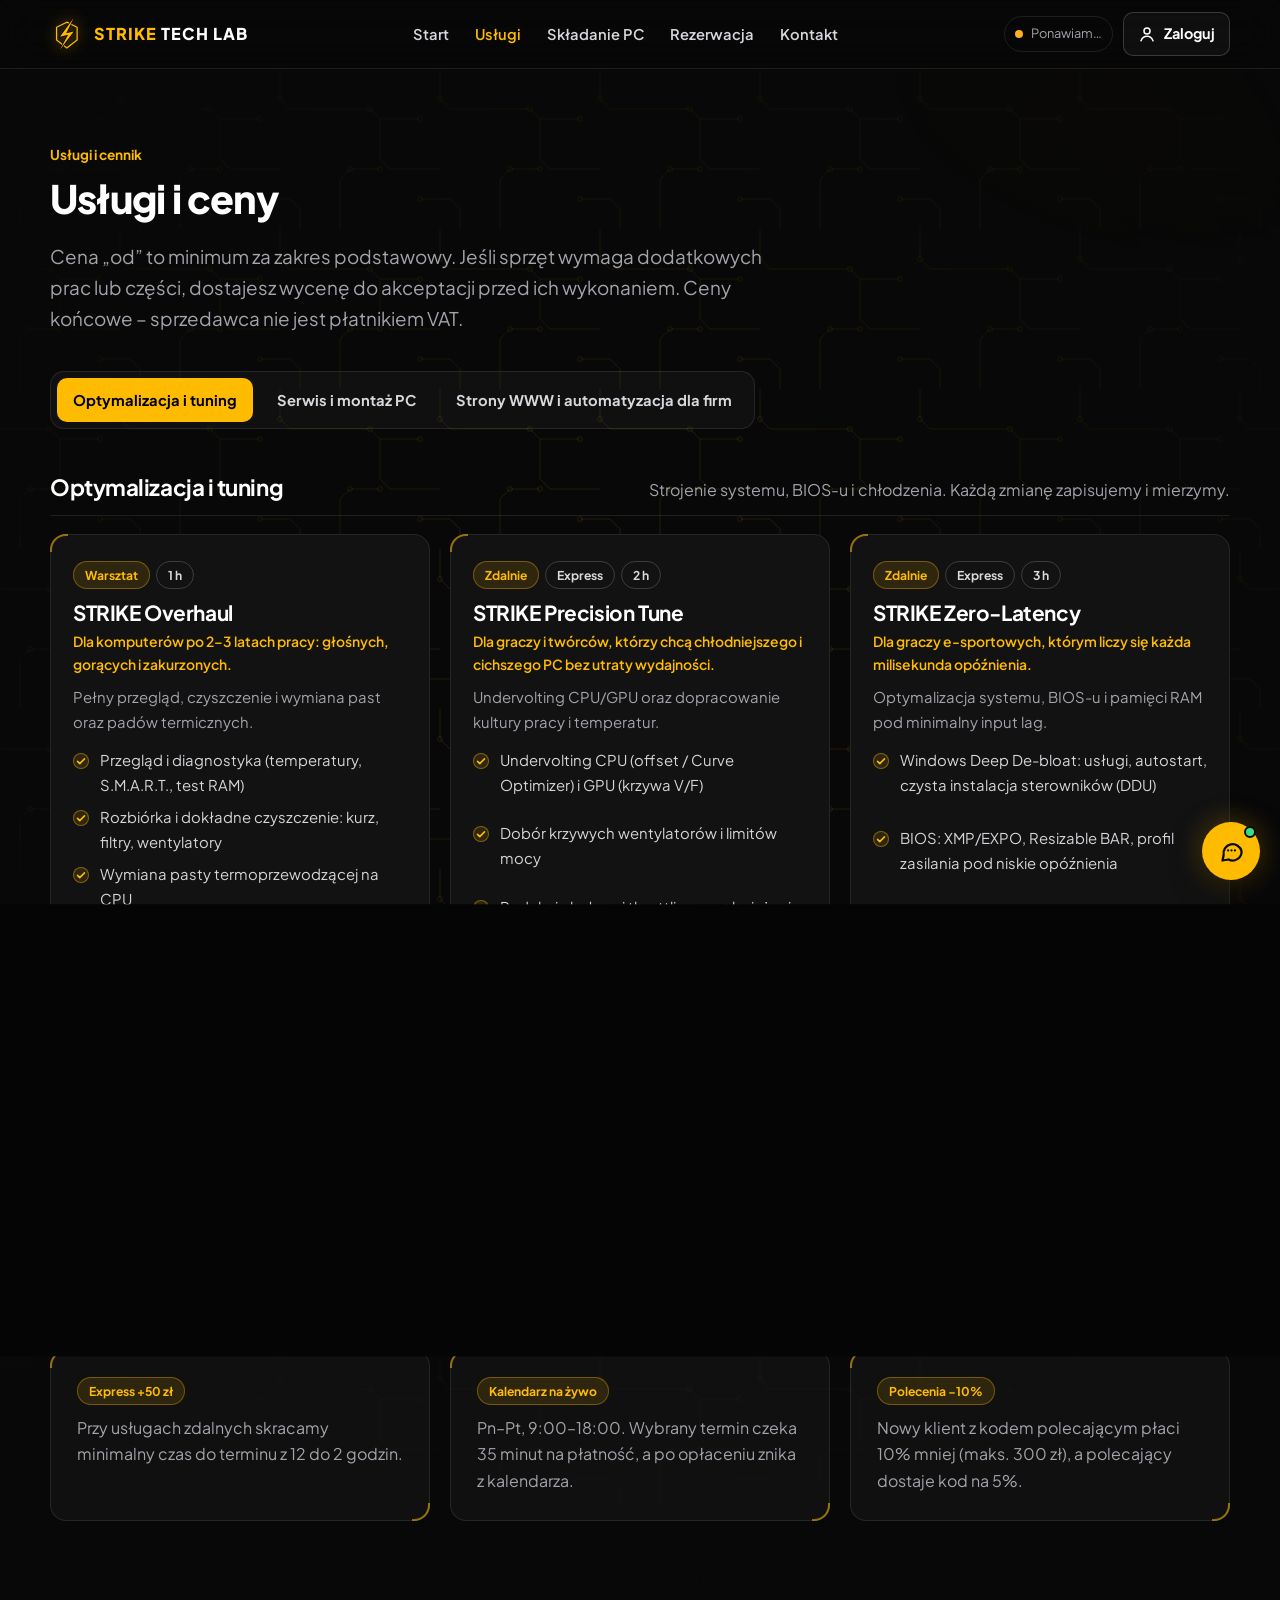
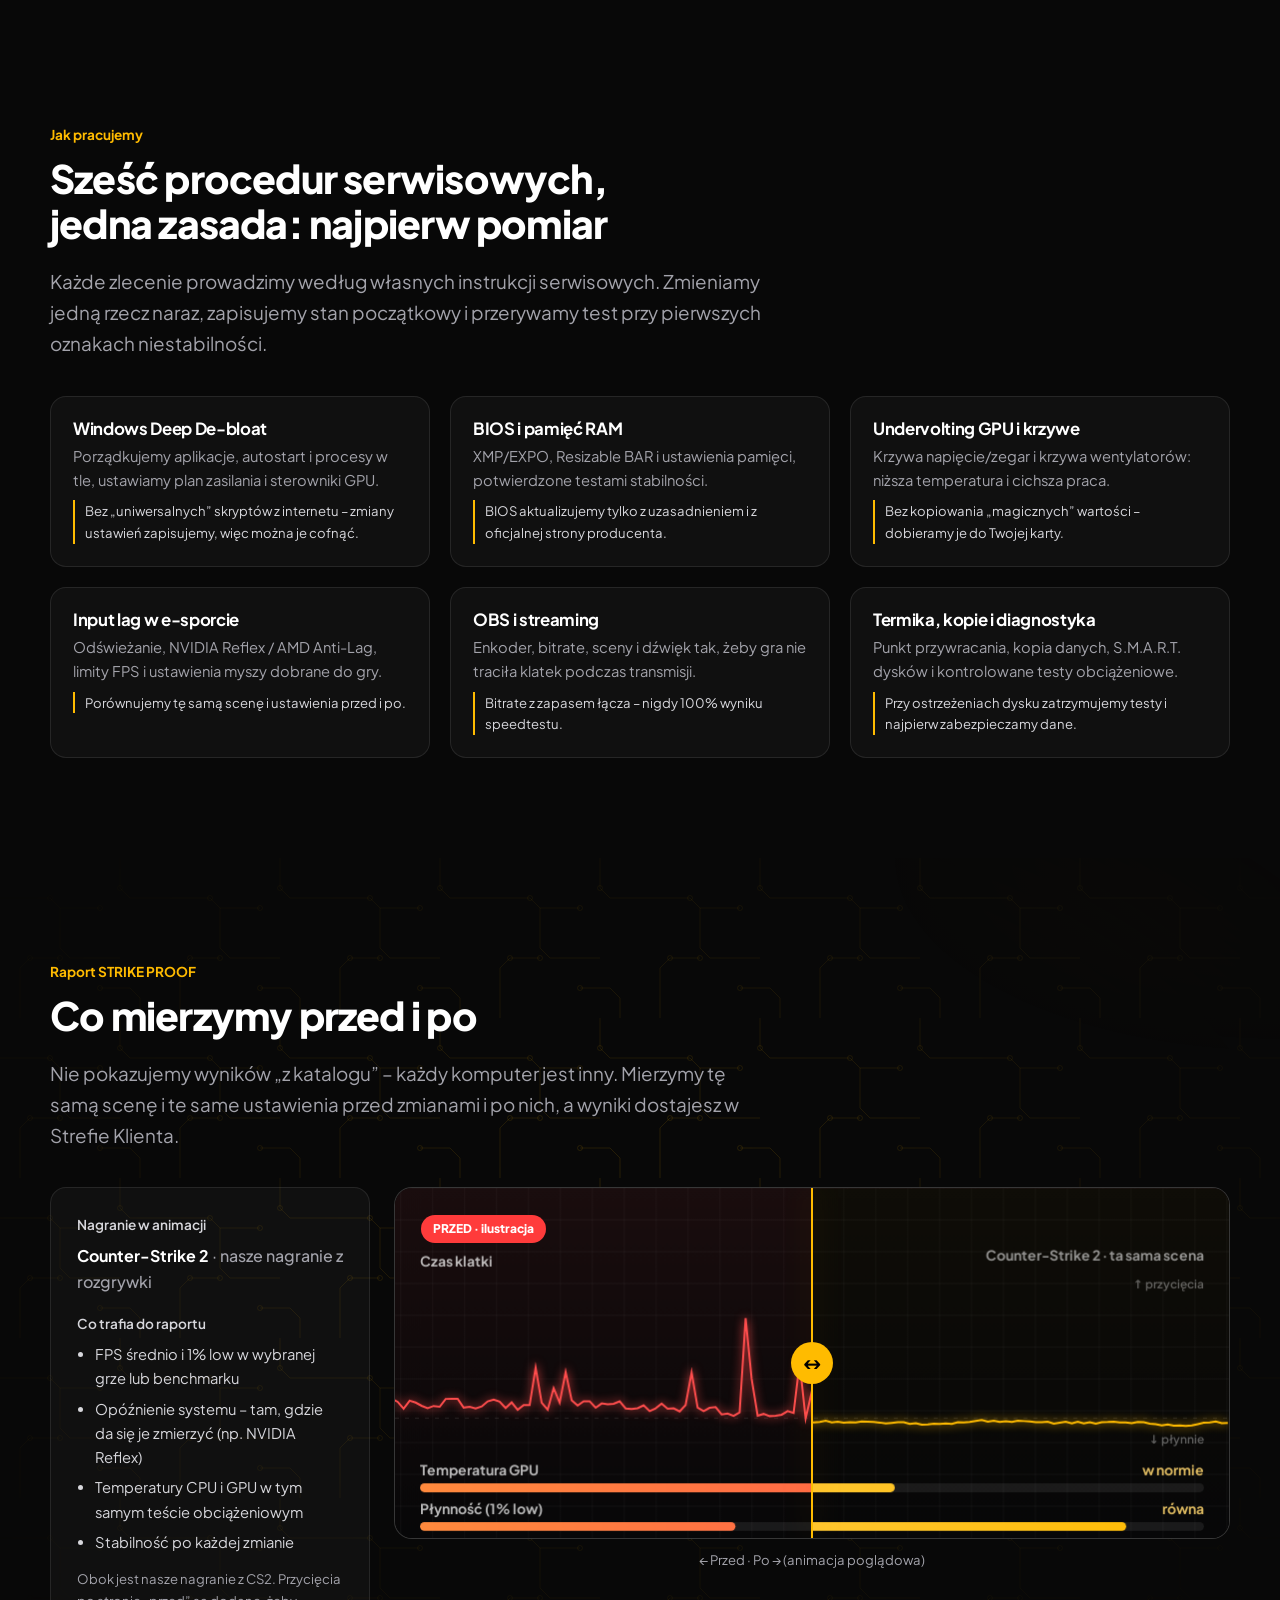
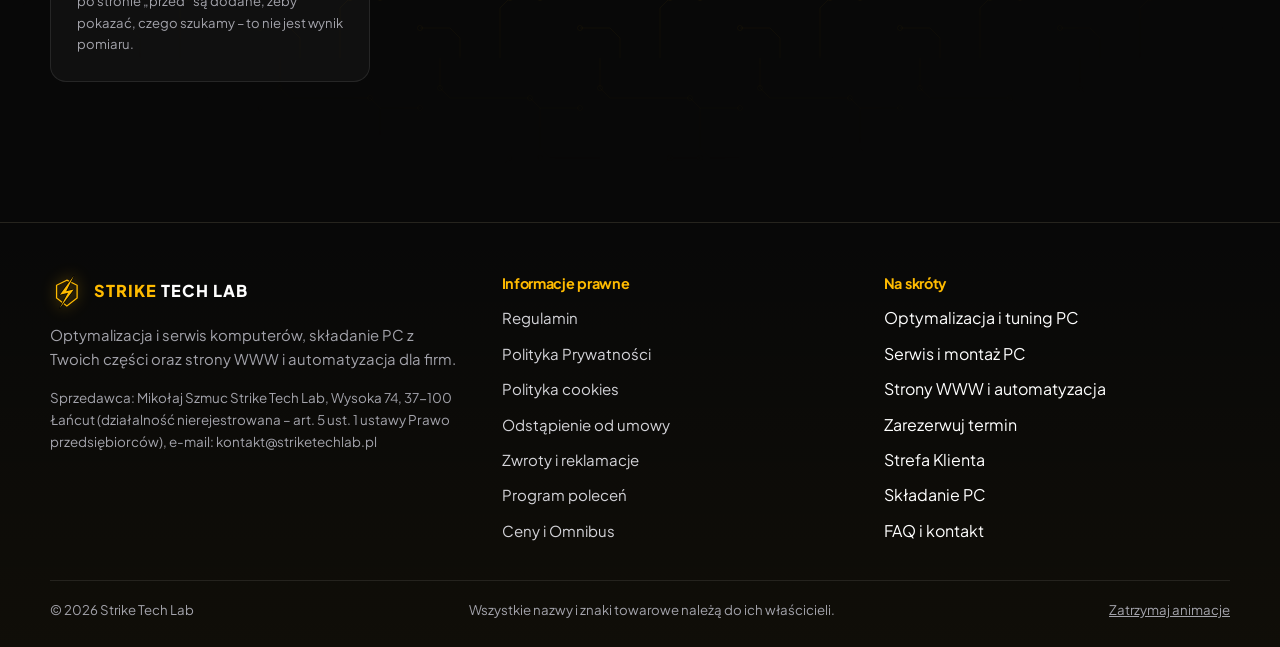
<file: uslugi/index.html>
<!DOCTYPE html>
<html lang="pl">
<head>
<meta charset="utf-8">
<meta name="viewport" content="width=device-width,initial-scale=1">
<title>Usługi i cennik – optymalizacja, serwis i montaż PC | Strike Tech Lab</title>
<meta name="description" content="Cennik usług: optymalizacja i undervolting PC, input lag, montaż z Twoich części, czyszczenie i diagnostyka, strony WWW. Pomiar przed i po, płatność online.">
<meta name="theme-color" content="#080808">
<meta http-equiv="Content-Security-Policy" content="default-src 'self'; script-src 'self' https://cdn.jsdelivr.net https://challenges.cloudflare.com; frame-src https://challenges.cloudflare.com; style-src 'self' 'unsafe-inline'; font-src 'self'; img-src 'self' data: blob: https:; media-src 'self' blob: https:; connect-src 'self' https://*.supabase.co wss://*.supabase.co https://cdn.jsdelivr.net https://challenges.cloudflare.com http://127.0.0.1:54321 ws://127.0.0.1:54321 http://localhost:54321 ws://localhost:54321; form-action 'self' mailto:; base-uri 'self'; object-src 'none'">
<meta name="referrer" content="strict-origin-when-cross-origin">
<link rel="canonical" href="https://striketechlab.pl/uslugi">
<meta property="og:title" content="Usługi i cennik – optymalizacja, serwis i montaż PC | Strike Tech Lab">
<meta property="og:description" content="Cennik usług: optymalizacja i undervolting PC, input lag, montaż z Twoich części, czyszczenie i diagnostyka, strony WWW. Pomiar przed i po, płatność online.">
<meta property="og:type" content="website">
<meta property="og:url" content="https://striketechlab.pl/uslugi">
<meta property="og:image" content="https://striketechlab.pl/media/hero-pc.jpg">
<meta property="og:locale" content="pl_PL">
<meta name="twitter:card" content="summary_large_image">
<script type="application/ld+json">
{"@context":"https://schema.org","@type":"ComputerRepair","name":"Strike Tech Lab","legalName":"Mikołaj Szmuc Strike Tech Lab","url":"https://striketechlab.pl/",
 "image":"https://striketechlab.pl/media/hero-pc.jpg","email":"kontakt@striketechlab.pl","priceRange":"149–6990 zł",
 "address":{"@type":"PostalAddress","streetAddress":"Wysoka 74","postalCode":"37-100","addressLocality":"Łańcut","addressCountry":"PL"},
 "areaServed":[{"@type":"City","name":"Łańcut"},{"@type":"Country","name":"Polska"}],
 "openingHoursSpecification":[{"@type":"OpeningHoursSpecification","dayOfWeek":["Monday","Tuesday","Wednesday","Thursday","Friday"],"opens":"09:00","closes":"18:00"}]}
</script>
<link rel="icon" type="image/svg+xml" href="data:image/svg+xml,%3Csvg xmlns=%22http://www.w3.org/2000/svg%22 viewBox=%22255 190 750 750%22%3E%3Cdefs%3E%3Cmask id=%22m%22%3E%3Crect x=%22255%22 y=%22190%22 width=%22750%22 height=%22750%22 fill=%22%23fff%22/%3E%3Cpolygon points=%22778,212 474,624 655,583 472,918 778,512 612,546%22 fill=%22%23000%22 stroke=%22%23000%22 stroke-width=%2244%22 stroke-linejoin=%22round%22/%3E%3C/mask%3E%3C/defs%3E%3Cpolygon points=%22627,303 853,417 853,697 627,872 400,697 400,417%22 fill=%22none%22 stroke=%22%23FFBB00%22 stroke-width=%2252%22 mask=%22url%28%23m%29%22/%3E%3Cpolygon points=%22778,212 474,624 655,583 472,918 778,512 612,546%22 fill=%22%23FFBB00%22/%3E%3C/svg%3E">
<script src="/config.js?v=20261125b"></script>
<link rel="stylesheet" href="/assets/app.css?v=20261125b">
<script defer src="/assets/app.js?v=20261125b"></script>
</head>
<body>
<div id="intro" aria-hidden="true">
  <div class="i-half i-top"></div><div class="i-half i-bot"></div>
  <div class="i-grid"></div><div class="i-glow"></div>
  <div class="i-slash"></div>
  <div class="i-core">
    <div class="i-flash"></div>
    <svg class="i-logo" viewBox="360 190 540 750"><polygon class="i-hex" points="627,303 853,417 853,697 627,872 400,697 400,417" stroke-linejoin="miter"/><polygon class="i-bolt" points="778,212 474,624 655,583 472,918 778,512 612,546"/></svg>
    <div class="i-word">
      <div class="i-strike"><span style="animation-delay:1.05s">S</span><span style="animation-delay:1.1s">T</span><span style="animation-delay:1.15s">R</span><span style="animation-delay:1.2s">I</span><span style="animation-delay:1.25s">K</span><span style="animation-delay:1.3s">E</span></div>
      <div class="i-lab">TECH LAB</div>
    </div>
    <div class="i-load"><div class="i-bar"><i></i></div><div class="i-meta"><span class="i-line">Uruchamianie</span><span class="i-pct">0%</span></div></div>
  </div>
  <div class="i-hint">Kliknij, aby wejść</div>
</div>
<script src="/assets/intro.js?v=20261125b"></script>
<a class="skip" href="#main">Przejdź do treści</a>
<svg width="0" height="0" style="position:absolute" aria-hidden="true">
  <symbol id="logo" viewBox="360 190 540 750">
    <polygon points="627,303 853,417 853,697 627,872 400,697 400,417" fill="none" stroke="#FFBB00" stroke-width="28" stroke-linejoin="miter"/>
    <polygon points="778,212 474,624 655,583 472,918 778,512 612,546" fill="#FFBB00" stroke="#080808" stroke-width="34" paint-order="stroke" stroke-linejoin="round"/>
  </symbol>
</svg>

<header class="site-header">
  <div class="wrap nav">
    <a class="brand" href="/" data-link aria-label="Strike Tech Lab – strona główna"><svg aria-hidden="true"><use href="#logo"/></svg><span><b>STRIKE</b> TECH LAB</span></a>
    <nav id="mainnav" aria-label="Główna nawigacja">
      <a href="/" data-link>Start</a>
      <a href="/uslugi" data-link>Usługi</a>
      <a href="/zestawy" data-link>Składanie PC</a>
      <a href="/rezerwacja" data-link>Rezerwacja</a>
      <a href="/kontakt" data-link>Kontakt</a>
    </nav>
    <div class="nav-right">
      <span class="conn" id="connChip" role="status" aria-live="polite" title="Stan połączenia z systemem rezerwacji"><span class="dot wait" id="connDot"></span><span class="conn-txt" id="connTxt">Rezerwacje</span></span>
      <a class="acct-btn" id="acctBtn" href="/konto" data-link><svg viewBox="0 0 24 24" fill="none" stroke="currentColor" stroke-width="2" stroke-linecap="round" aria-hidden="true"><circle cx="12" cy="8" r="4"/><path d="M4 21c1.5-4 4.5-6 8-6s6.5 2 8 6"/></svg><span class="acct-txt" id="acctTxt">Zaloguj</span></a>
      <button class="burger" aria-label="Otwórz menu" aria-expanded="false" aria-controls="mainnav"><span></span></button>
    </div>
  </div>
</header>
<div class="offline-bar hidden" id="offlineBar" role="alert"></div>

<main id="main">
  <!-- ============ START ============ -->
  <section class="hero" id="start" data-page="home">
    <figure class="hero-media" data-media="hero" data-optional aria-hidden="true"></figure>
    <div class="hero-glow" aria-hidden="true"><i></i><i></i><i></i></div>
    <div class="wrap">
      <div class="hero-grid">
        <div>
          <span class="live-badge" id="liveBadge"><span class="dot wait" id="liveDot"></span><span id="liveTxt">Rezerwacja online · pn–sb 10:00–20:00</span></span>
          <h1>Optymalizacja i&nbsp;serwis&nbsp;PC. <span class="gold">Z pomiarem przed&nbsp;i&nbsp;po.</span></h1>
          <p class="lead">Optymalizujemy Windows, BIOS i kartę graficzną, serwisujemy i składamy komputery. Termin wybierasz w kalendarzu, płacisz online, a status i raport z pomiarów masz w Strefie Klienta.</p>
          <ul class="props">
            <li><svg viewBox="0 0 24 24" fill="none" stroke="currentColor" stroke-width="2" stroke-linecap="round" stroke-linejoin="round" aria-hidden="true"><path d="M3 3v18h18"/><path d="m7 15 4-4 3 3 5-6"/></svg>Raport STRIKE PROOF: FPS, temperatury i opóźnienia przed i po</li>
            <li><svg viewBox="0 0 24 24" fill="none" stroke="currentColor" stroke-width="2" stroke-linecap="round" stroke-linejoin="round" aria-hidden="true"><rect x="3" y="4" width="18" height="12" rx="2"/><path d="M8 20h8M12 16v4"/></svg>Optymalizacje zdalnie w całej Polsce – widzisz ekran na żywo</li>
            <li><svg viewBox="0 0 24 24" fill="none" stroke="currentColor" stroke-width="2" stroke-linecap="round" stroke-linejoin="round" aria-hidden="true"><path d="M12 3 4 6v6c0 5 3.5 8 8 9 4.5-1 8-4 8-9V6l-8-3Z"/><path d="m9 12 2 2 4-4"/></svg>Przed zmianami ustawień: punkt przywracania i kopia profilu BIOS</li>
          </ul>
          <div class="cta-row">
            <a class="btn btn-gold" href="/rezerwacja" data-link>Zarezerwuj termin</a>
            <a class="btn btn-ghost" href="/uslugi" data-link>Zobacz usługi i ceny</a>
          </div>
          <p class="consult-line"><button type="button" class="link" data-consult>Nie wiesz, czego potrzebujesz? Bezpłatna konsultacja – 15 minut na czacie</button></p>
        </div>
        <figure class="media hero-pc" data-media="hero_pc" data-alt="Wnętrze komputera do gier – zdjęcie czarno-białe"></figure>
      </div>
      <div class="kpis">
        <div class="kpi hud"><b>Pomiar</b><span>FPS, temperatury i opóźnienia przed i po – na Twoim sprzęcie</span></div>
        <div class="kpi hud"><b>Zdalnie</b><span>Optymalizacja przez RustDesk, widzisz ekran na żywo</span></div>
        <div class="kpi hud"><b>Online</b><span>Rezerwacja terminu i płatność przez Stripe</span></div>
        <div class="kpi hud"><b>Pn–Pt</b><span>9:00–18:00, kalendarz online</span></div>
      </div>
      <p class="note" style="margin-top:12px">Efekt zależy od sprzętu i stanu systemu, dlatego nie obiecujemy z góry konkretnego wzrostu FPS ani spadku temperatur. Rzeczywisty wynik zobaczysz w raporcie z pomiarów.</p>
    </div>
  </section>

  <!-- ============ DZIAŁY (strona główna) ============ -->
  <section class="section gal-sec" id="galeria" data-page="home">
    <div class="wrap">
      <div class="section-head row-head">
        <div><span class="eyebrow">Z warsztatu</span><h2>Komputery <span class="gold">z naszego warsztatu</span></h2></div>
        <a class="btn btn-ghost btn-sm" href="/zestawy" data-link>Portfolio zestawów</a>
      </div>
    </div>
    <div class="gal-strip" role="region" aria-label="Galeria realizacji">
      <div class="gal-track" data-media-list="galeria" data-placeholders="6"></div>
    </div>
  </section>

  <section class="section rev-sec hidden" id="opinie" data-page="home" aria-labelledby="revTitle">
    <div class="wrap">
      <div class="section-head row-head">
        <div><span class="eyebrow">Opinie</span><h2 id="revTitle">Co mówią <span class="gold">nasi klienci</span></h2></div>
        <div class="rev-side"><div class="rev-stats" id="revStats"></div>
          <div class="toolbar"><a class="btn btn-ghost btn-sm" data-google="profile" hidden target="_blank" rel="noopener">Opinie w Google ↗</a><a class="btn btn-gold btn-sm" data-google="review" hidden target="_blank" rel="noopener">Oceń nas w Google</a></div></div>
      </div>
      <div class="rev-grid" id="revList"></div>
      <p class="muted small rev-note">Publikujemy wyłącznie opinie osób, które zrealizowały u nas zlecenie – każda jest powiązana z prawdziwym, zakończonym zamówieniem. Nie usuwamy opinii za niską ocenę; odrzucamy tylko treści obraźliwe, niezwiązane z usługą albo zawierające dane osobowe.</p>
    </div>
  </section>

  <section class="section bg-tech" id="dzialy" data-page="home">
    <div class="wrap">
      <div class="section-head"><h2>Czym się zajmujemy</h2><p class="lead">Wybierz dział – szczegóły, ceny i rezerwacja są na osobnych stronach.</p></div>
      <div class="grid g4 tiles">
        <a class="card hud tile" href="/optymalizacja" data-link><div class="icon-box"><svg viewBox="0 0 24 24" fill="none" stroke="currentColor" stroke-width="1.8" stroke-linecap="round" stroke-linejoin="round" aria-hidden="true"><path d="M13 2 4 14h7l-1 8 9-12h-7l1-8Z"/></svg></div><h3>Optymalizacja i tuning</h3><p class="muted">Undervolting, BIOS i RAM, input lag, czyszczenie i nowe pasty.</p><span class="tile-price" data-from="optimization">od 199 zł</span></a>
        <a class="card hud tile" href="/serwis" data-link><div class="icon-box"><svg viewBox="0 0 24 24" fill="none" stroke="currentColor" stroke-width="1.8" stroke-linecap="round" stroke-linejoin="round" aria-hidden="true"><path d="M14.7 6.3a4 4 0 0 0-5.4 5.4L3 18l3 3 6.3-6.3a4 4 0 0 0 5.4-5.4l-2.6 2.6-2.4-.6-.6-2.4 2.6-2.6Z"/></svg></div><h3>Serwis i montaż PC</h3><p class="muted">Montaż z Twoich części, regeneracja chłodzenia, diagnostyka i naprawa.</p><span class="tile-price" data-from="service">od 149 zł</span></a>
        <a class="card hud tile" href="/zestawy" data-link><div class="icon-box"><svg viewBox="0 0 24 24" fill="none" stroke="currentColor" stroke-width="1.8" stroke-linecap="round" stroke-linejoin="round" aria-hidden="true"><rect x="5" y="3" width="14" height="18" rx="2"/><circle cx="12" cy="10" r="3"/><path d="M9 17h6"/></svg></div><h3>Dobór i składanie PC</h3><p class="muted">Dobieramy części pod Twój budżet, Ty je kupujesz, my składamy i testujemy.</p><span class="tile-price" data-from="pc">od 199 zł</span></a>
        <a class="card hud tile" href="/strony-www" data-link><div class="icon-box"><svg viewBox="0 0 24 24" fill="none" stroke="currentColor" stroke-width="1.8" stroke-linecap="round" stroke-linejoin="round" aria-hidden="true"><path d="m8 8-5 4 5 4M16 8l5 4-5 4M14 5l-4 14"/></svg></div><h3>Strony i automatyzacja</h3><p class="muted">Strony WWW dla firm i automatyczny przepływ danych.</p><span class="tile-price" data-from="solutions">od 590 zł</span></a>
      </div>
    </div>
  </section>


  <!-- ============ USŁUGI ============ -->
  <section class="section bg-tech" id="uslugi" data-page="uslugi">
    <div class="wrap">
      <div class="section-head">
        <span class="eyebrow">Usługi i cennik</span>
        <h1 class="h2" id="svcH1">Usługi i ceny</h1>
        <p class="lead">Cena „od” to minimum za zakres podstawowy. Jeśli sprzęt wymaga dodatkowych prac lub części, dostajesz wycenę do akceptacji przed ich wykonaniem. Ceny końcowe – sprzedawca nie jest płatnikiem VAT.</p>
      </div>
      <div id="svcCats"></div>
      <div class="grid g3" style="margin-top:36px">
        <div class="card hud"><span class="pill">Express +50 zł</span><p class="muted" style="margin:10px 0 0">Przy usługach zdalnych skracamy minimalny czas do terminu z 12 do 2 godzin.</p></div>
        <div class="card hud"><span class="pill">Kalendarz na żywo</span><p class="muted" style="margin:10px 0 0">Pn–Pt, 9:00–18:00. Wybrany termin czeka 35 minut na płatność, a po opłaceniu znika z kalendarza.</p></div>
        <div class="card hud"><span class="pill">Polecenia −10%</span><p class="muted" style="margin:10px 0 0">Nowy klient z kodem polecającym płaci 10% mniej (maks. 300 zł), a polecający dostaje kod na 5%.</p></div>
      </div>
    </div>
  </section>

  <!-- ============ ZAKRES PRAC ============ -->
  <section class="section" id="zakres" data-page="uslugi">
    <div class="wrap">
      <div class="section-head">
        <span class="eyebrow">Jak pracujemy</span>
        <h2>Sześć procedur serwisowych, jedna zasada: najpierw pomiar</h2>
        <p class="lead">Każde zlecenie prowadzimy według własnych instrukcji serwisowych. Zmieniamy jedną rzecz naraz, zapisujemy stan początkowy i przerywamy test przy pierwszych oznakach niestabilności.</p>
      </div>
      <div class="grid g3 areas">
        <div class="card"><h4>Windows Deep De-bloat</h4><p>Porządkujemy aplikacje, autostart i procesy w tle, ustawiamy plan zasilania i sterowniki GPU.</p><p class="rule">Bez „uniwersalnych” skryptów z internetu – zmiany ustawień zapisujemy, więc można je cofnąć.</p></div>
        <div class="card"><h4>BIOS i pamięć RAM</h4><p>XMP/EXPO, Resizable BAR i ustawienia pamięci, potwierdzone testami stabilności.</p><p class="rule">BIOS aktualizujemy tylko z uzasadnieniem i z oficjalnej strony producenta.</p></div>
        <div class="card"><h4>Undervolting GPU i krzywe</h4><p>Krzywa napięcie/zegar i krzywa wentylatorów: niższa temperatura i cichsza praca.</p><p class="rule">Bez kopiowania „magicznych” wartości – dobieramy je do Twojej karty.</p></div>
        <div class="card"><h4>Input lag w e-sporcie</h4><p>Odświeżanie, NVIDIA Reflex / AMD Anti-Lag, limity FPS i ustawienia myszy dobrane do gry.</p><p class="rule">Porównujemy tę samą scenę i ustawienia przed i po.</p></div>
        <div class="card"><h4>OBS i streaming</h4><p>Enkoder, bitrate, sceny i dźwięk tak, żeby gra nie traciła klatek podczas transmisji.</p><p class="rule">Bitrate z zapasem łącza – nigdy 100% wyniku speedtestu.</p></div>
        <div class="card"><h4>Termika, kopie i diagnostyka</h4><p>Punkt przywracania, kopia danych, S.M.A.R.T. dysków i kontrolowane testy obciążeniowe.</p><p class="rule">Przy ostrzeżeniach dysku zatrzymujemy testy i najpierw zabezpieczamy dane.</p></div>
      </div>
    </div>
  </section>

  <!-- ============ BENCHMARK ============ -->
  <section class="section bg-tech" id="benchmark" data-page="uslugi">
    <div class="wrap">
      <div class="section-head">
        <span class="eyebrow">Raport STRIKE PROOF</span>
        <h2>Co mierzymy przed i po</h2>
        <p class="lead">Nie pokazujemy wyników „z katalogu” – każdy komputer jest inny. Mierzymy tę samą scenę i te same ustawienia przed zmianami i po nich, a wyniki dostajesz w Strefie Klienta.</p>
      </div>
      <div class="bench">
        <div class="card">
          <div class="field"><span class="label">Nagranie w animacji</span>
            <p style="margin:0;font-weight:700">Counter-Strike 2 <span class="muted" style="font-weight:500">· nasze nagranie z rozgrywki</span></p>
            <select id="game" class="select" hidden aria-hidden="true" tabindex="-1"><option value="cs2">Counter-Strike 2</option></select>
          </div>
          <span class="label">Co trafia do raportu</span>
          <ul class="measure-list">
            <li>FPS średnio i 1% low w wybranej grze lub benchmarku</li>
            <li>Opóźnienie systemu – tam, gdzie da się je zmierzyć (np. NVIDIA Reflex)</li>
            <li>Temperatury CPU i GPU w tym samym teście obciążeniowym</li>
            <li>Stabilność po każdej zmianie</li>
          </ul>
          <p class="note" style="margin:14px 0 0">Obok jest nasze nagranie z CS2. Przycięcia po stronie „przed” są dodane, żeby pokazać, czego szukamy – to nie jest wynik pomiaru.</p>
        </div>
        <div>
          <div class="cmp" id="cmp">
            <canvas class="cmp-bg" id="cmpBefore" aria-hidden="true"></canvas>
            <canvas class="cmp-bg cmp-bg-after" id="cmpAfter" aria-hidden="true"></canvas>
            <div class="panel panel-before" id="pBefore"></div>
            <div class="panel panel-after" id="pAfter"></div>
            <div class="handle"></div>
            <input type="range" id="slider" min="0" max="100" value="50" aria-label="Suwak animacji poglądowej przed i po">
          </div>
          <p class="note" style="text-align:center;margin-top:10px">← Przed · Po → (animacja poglądowa)</p>
        </div>
      </div>
    </div>
  </section>

  <!-- ============ ZESTAWY PC (portfolio konfiguracji, bez cen) ============ -->
  <section class="section bg-tech" id="zestawy" data-page="zestawy">
    <div class="wrap">
      <div class="section-head">
        <span class="eyebrow">Portfolio konfiguracji</span>
        <h2>Zestawy <span class="gold">zoptymalizowane przez STRIKE</span></h2>
        <p class="lead">Każdy komputer jest profesjonalnie optymalizowany pod maksymalną wydajność i pełną stabilność. Ciesz się najwyższą płynnością gry i najniższym opóźnieniem.</p>
      </div>
      <aside class="card hud method" aria-labelledby="methodTitle">
        <div class="method-ico" aria-hidden="true"><svg viewBox="0 0 24 24" fill="none" stroke="currentColor" stroke-width="2" stroke-linecap="round" stroke-linejoin="round"><path d="M3 3v18h18"/><path d="m7 15 4-4 3 3 5-6"/></svg></div>
        <div class="method-txt">
          <h3 id="methodTitle">Jak mierzymy wyniki</h3>
          <p>Pomiary w <b>CapFrameX</b> w tytułach e-sportowych, w <b>1080p na ustawieniach Competitive</b> – ta sama scena przed i po pełnej optymalizacji BIOS-u, systemu i sterowników. Podajemy średni FPS i <b>1% low (P1)</b>, czyli płynność w najcięższych momentach. Realne przyrosty zależą od konkretnej konfiguracji, wersji gry i sterowników.</p>
        </div>
        <button type="button" class="btn btn-ghost btn-sm" id="proofBtn">Zobacz przykładowy pomiar STRIKE PROOF (CapFrameX)</button>
      </aside>
      <div class="ladder" id="setsGrid"></div>
      <p class="note" style="margin-top:22px">Nie sprzedajemy sprzętu. Pokazujemy zrealizowane konfiguracje i wyniki pomiarów przed i po optymalizacji. Zapytanie o podobny zestaw jest bezpłatne – doradzimy przy doborze podzespołów, a części kupujesz sam, u wybranego sklepu.</p>
    </div>
  </section>


  <!-- ============ PROCES ============ -->
  <section class="section" id="proces" data-page="home">
    <div class="wrap">
      <div class="section-head"><span class="eyebrow">Proces</span><h2>Jak zamówić w 4 krokach</h2></div>
      <ol class="steps">
        <li><b>Wybierz usługę albo podaj budżet</b><span>Usługi możesz łączyć w jednym terminie, np. montaż + optymalizacja. Dobór części do komputera ustalamy po rozmowie.</span></li>
        <li><b>Zarezerwuj termin</b><span>Widzisz tylko wolne godziny. Termin czeka 35 minut na płatność.</span></li>
        <li><b>Zapłać online</b><span>Karta, BLIK lub Przelewy24. Dostajesz numer STL-ROK-NUMER i potwierdzenie mailem.</span></li>
        <li><b>Śledź i odbierz raport</b><span>Status zmienia się na żywo w Strefie Klienta, tam też pobierzesz raport.</span></li>
      </ol>
      <div class="cta-row" style="margin-top:28px"><a class="btn btn-gold" href="/rezerwacja" data-link>Zarezerwuj termin</a><button type="button" class="btn btn-ghost" data-consult>Bezpłatna konsultacja (15 min)</button></div>
    </div>
  </section>

  <!-- ============ REZERWACJA ============ -->
  <section class="section bg-tech" id="rezerwacja" data-page="rezerwacja">
    <div class="wrap">
      <div class="section-head">
        <span class="eyebrow">Rezerwacja</span>
        <h2>Rezerwacja i <span class="gold">wycena</span></h2>
        <p class="lead" id="bookLead">Wybierz usługę (możesz połączyć kilka w jednym terminie), termin i zapłać online przez Stripe. Cenę liczy serwer na podstawie aktualnego cennika.</p>
      </div>
      <div class="seg bmode" id="bMode" role="group" aria-label="Co chcesz zamówić">
        <button type="button" data-bm="svc" aria-pressed="true"><svg viewBox="0 0 24 24" fill="none" stroke="currentColor" stroke-width="2" stroke-linecap="round" stroke-linejoin="round" aria-hidden="true"><path d="M13 2 4 14h7l-1 8 9-12h-7l1-8Z"/></svg>Usługa: optymalizacja, serwis, montaż</button>
        <button type="button" data-bm="pc" aria-pressed="false"><svg viewBox="0 0 24 24" fill="none" stroke="currentColor" stroke-width="2" stroke-linecap="round" stroke-linejoin="round" aria-hidden="true"><rect x="6" y="2" width="12" height="20" rx="2"/><circle cx="12" cy="14" r="3"/><path d="M9 6h6"/></svg>Dobór i złożenie PC</button>
      </div>
      <div id="bookBanner"></div>
      <form class="book" id="bookForm" novalidate>
        <div>
          <div class="step">
            <div class="step-h"><span class="n">1</span><h3>Usługa</h3></div>
            <div class="field"><label for="bItem">Usługa główna</label><select id="bItem" class="select"></select></div>
            <div id="bExtrasWrap" class="hidden">
              <span class="label">Połącz z innymi usługami <small class="muted">– jeden termin, jedna płatność (np. montaż + optymalizacja)</small></span>
              <div class="extras" id="bExtras" role="group" aria-label="Usługi dołączone"></div>
            </div>
            <label class="check hidden" id="bExpressWrap"><input type="checkbox" id="bExpress"><span><b>Express +50 zł</b> – termin już za 2 godziny (zależnie od wolnych godzin).</span></label>
            <p class="note" id="bItemNote"></p>
          </div>

          <div class="step">
            <div class="step-h"><span class="n">2</span><h3>Termin</h3></div>
            <div class="days" id="bDays" role="group" aria-label="Wybierz dzień"></div>
            <div class="slots" id="bSlots" role="group" aria-label="Wolne godziny"><span class="slots-msg">Wybierz dzień.</span></div>
            <p class="note" style="margin:10px 0 0">Pn–Pt, 9:00–18:00. Godziny odświeżają się same co 30 sekund.</p>
          </div>

          <div class="step">
            <div class="step-h"><span class="n">3</span><h3>Twoje dane</h3></div>
            <p class="note" style="margin-top:-6px">Pola oznaczone <span class="req" aria-hidden="true">*</span><span class="sr-only">gwiazdką</span> są wymagane. Pytamy tylko o dane potrzebne do realizacji.</p>
            <div class="radio-row" style="margin-bottom:14px" role="radiogroup" aria-label="Typ klienta">
              <label><input type="radio" name="ctype" value="consumer" checked> Osoba prywatna</label>
              <label><input type="radio" name="ctype" value="business"> Firma (rachunek lub faktura bez VAT na NIP)</label>
            </div>
            <div class="row2">
              <div class="field"><label for="bName">Imię i nazwisko <span class="req" aria-hidden="true">*</span></label><input class="input" id="bName" autocomplete="name" maxlength="120" aria-required="true" aria-describedby="err-bName"><span class="err" data-err="name" id="err-bName"></span></div>
              <div class="field"><label for="bPhone">Telefon (opcjonalnie)</label><input class="input" id="bPhone" type="tel" autocomplete="tel" maxlength="30" placeholder="+48 600 000 000" aria-describedby="hint-bPhone err-bPhone"><span class="note" id="hint-bPhone">Przydaje się przy sesji zdalnej i wysyłce kurierem.</span><span class="err" data-err="phone" id="err-bPhone"></span></div>
            </div>
            <div class="row2 hidden" id="bBiz">
              <div class="field"><label for="bCompany">Nazwa firmy <span class="req" aria-hidden="true">*</span></label><input class="input" id="bCompany" autocomplete="organization" maxlength="160" aria-required="true" aria-describedby="err-bCompany"><span class="err" data-err="company" id="err-bCompany"></span></div>
              <div class="field"><label for="bNip">NIP <span class="req" aria-hidden="true">*</span></label><input class="input" id="bNip" inputmode="numeric" maxlength="13" aria-required="true" aria-describedby="err-bNip"><span class="err" data-err="nip" id="err-bNip"></span></div>
            </div>
            <div id="bHandoverWrap" class="hidden">
              <span class="label" id="lbl-handover">Przekazanie sprzętu <span class="req" aria-hidden="true">*</span></span>
              <div class="radio-row" style="margin:6px 0 12px" role="radiogroup" aria-labelledby="lbl-handover" aria-required="true" aria-describedby="err-handover">
                <label><input type="radio" name="handover" value="personal"> Osobiście</label>
                <label><input type="radio" name="handover" value="courier"> Kurierem</label>
              </div>
              <span class="err" data-err="handover" id="err-handover" style="color:var(--bad);font-size:.8rem"></span>
              <div class="field"><label for="bCity">Miasto (opcjonalnie)</label><input class="input" id="bCity" maxlength="80" autocomplete="address-level2"></div>
            </div>
            <div class="field"><label for="bNote">Uwagi do zlecenia</label><textarea class="textarea" id="bNote" maxlength="2000" placeholder="Podzespoły, gra, objawy, cel (np. „więcej FPS w CS2”, „głośny laptop”)"></textarea></div>
            <div class="field"><label for="bCode">Kod rabatowy lub polecający</label>
              <div class="code-row"><input class="input" id="bCode" maxlength="40" placeholder="np. STL-1A2B3C4D" autocomplete="off" aria-describedby="err-bCode"><button type="button" class="btn btn-ghost btn-sm" id="bCodeBtn">Sprawdź kod</button></div>
              <span class="err" data-err="code" id="err-bCode" aria-live="polite"></span>
            </div>
          </div>

          <div class="step">
            <div class="step-h"><span class="n">4</span><h3>Regulamin i zgody</h3></div>
            <label class="check"><input type="checkbox" id="kTerms" aria-required="true" aria-describedby="err-consents"><span>Akceptuję <a class="link" href="/#regulamin" data-legal="terms">Regulamin</a>. <span class="req" aria-hidden="true">*</span></span></label>
            <label class="check"><input type="checkbox" id="kPrivacy" aria-required="true" aria-describedby="err-consents"><span>Zapoznałem(-am) się z <a class="link" href="/#polityka-prywatnosci" data-legal="privacy">Polityką Prywatności</a>. <span class="req" aria-hidden="true">*</span></span></label>
            <label class="check" id="kWithdrawalWrap"><input type="checkbox" id="kWithdrawal" aria-required="true" aria-describedby="err-consents"><span>Zapoznałem(-am) się z <a class="link" href="/#odstapienie" data-legal="withdrawal">pouczeniem o prawie odstąpienia od umowy</a> w ciągu 14 dni. <span class="req" aria-hidden="true">*</span></span></label>
            <label class="check hidden" id="kEarlyWrap"><input type="checkbox" id="kEarly" aria-required="true" aria-describedby="err-consents"><span>Termin wypada przed upływem 14 dni na odstąpienie, dlatego żądam rozpoczęcia usługi przed jego upływem. Rozumiem, że po pełnym wykonaniu usługi tracę prawo odstąpienia, a przy odstąpieniu w trakcie zapłacę za wykonaną część (<a class="link" href="/#odstapienie" data-legal="withdrawal">pouczenie o odstąpieniu</a>). <span class="req" aria-hidden="true">*</span></span></label>
            <label class="check"><input type="checkbox" id="kMarketing"><span>Chcę otrzymywać e-mailem informacje o promocjach Strike Tech Lab (opcjonalnie – zgodę wycofasz w każdej chwili w Strefie Klienta).</span></label>
            <span class="err" data-err="consents" id="err-consents" style="color:var(--bad);font-size:.85rem"></span>
          </div>
        </div>

        <aside class="summary card hud" aria-live="polite">
          <h3 style="margin-bottom:6px">Podsumowanie</h3>
          <div id="sumItem" class="muted">Wybierz usługę.</div>
          <ul class="sum-spec" id="sumSpec"></ul>
          <div class="sum-line" style="margin-top:10px"><span>Termin</span><b id="sumSlot">–</b></div>
          <div class="sum-line"><span>Cena</span><b id="sumBase">–</b></div>
          <div class="sum-line hidden" id="sumExpressLine"><span>Express</span><b id="sumExpress">–</b></div>
          <div class="sum-line disc hidden" id="sumDiscLine"><span id="sumDiscLbl">Rabat</span><b id="sumDisc">–</b></div>
          <div class="sum-total"><div class="sum-line"><span>Razem</span><b id="sumTotal">–</b></div></div>
          <div class="sum-due"><span id="sumDueLbl">Do zapłaty teraz</span><b id="sumDue">–</b></div>
          <button class="btn btn-gold btn-block" id="payBtn" type="submit" disabled>Zamawiam z obowiązkiem zapłaty</button>
          <p class="note" style="margin:12px 0 0" id="payHint">Karta, BLIK lub Przelewy24 przez Stripe. Do złożenia zamówienia potrzebne jest konto – założysz je w minutę.</p>
        </aside>
      </form>
      <form class="book hidden" id="pcForm" novalidate>
        <div>
          <div class="step">
            <div class="step-h"><span class="n">1</span><h3>Budżet</h3></div>
            <label for="pcBudget" class="bb-label">Ile chcesz wydać na części? <b class="bval" id="pcBval">8000 zł</b></label>
            <input type="range" id="pcBudget" class="range" min="4000" max="25000" step="250" value="8000">
            <div class="scale"><span>4000 zł</span><span>25 000 zł+</span></div>
            <p class="note" id="pcHint" style="margin-top:12px"></p>
            <div class="chip hidden" id="pcInsp"></div>
          </div>
          <div class="step">
            <div class="step-h"><span class="n">2</span><h3>Do czego ma służyć?</h3></div>
            <div class="choices" role="radiogroup" aria-label="Przeznaczenie komputera" aria-required="true" aria-describedby="err-pcPurpose">
              <label class="choice"><input type="radio" name="pcPurpose" value="esport"><span><b>Gry e-sportowe</b><small>CS2, Valorant, Fortnite – wysoki FPS</small></span></label>
              <label class="choice"><input type="radio" name="pcPurpose" value="aaa"><span><b>Gry AAA w 1440p</b><small>Nowości w wysokich detalach</small></span></label>
              <label class="choice"><input type="radio" name="pcPurpose" value="k4"><span><b>Gry w 4K</b><small>Maksymalne ustawienia, ray tracing</small></span></label>
              <label class="choice"><input type="radio" name="pcPurpose" value="creative"><span><b>Praca twórcza</b><small>3D, montaż wideo, grafika</small></span></label>
              <label class="choice"><input type="radio" name="pcPurpose" value="office"><span><b>Praca i nauka</b><small>Biuro, multimedia, lekkie gry</small></span></label>
            </div>
            <span class="err" data-err="pcPurpose" id="err-pcPurpose"></span>
            <div class="row2" style="margin-top:14px">
              <fieldset class="checks"><legend class="label">Mam już</legend>
                <label class="check"><input type="checkbox" name="pcHave" value="monitor"><span>Monitor</span></label>
                <label class="check"><input type="checkbox" name="pcHave" value="peripherals"><span>Klawiaturę i mysz</span></label>
                <label class="check"><input type="checkbox" name="pcHave" value="windows"><span>Licencję Windows</span></label>
                <label class="check"><input type="checkbox" name="pcHave" value="parts"><span>Część podzespołów</span></label>
              </fieldset>
              <fieldset class="checks"><legend class="label">Dodatkowo</legend>
                <label class="check"><input type="checkbox" name="pcAdd" value="windows"><span>Instalacja i konfiguracja Windows</span></label>
                <label class="check"><input type="checkbox" name="pcAdd" value="tune"><span>Optymalizacja po złożeniu (Precision Tune)</span></label>
                <label class="check"><input type="checkbox" name="pcAdd" value="transfer"><span>Przeniesienie danych ze starego PC</span></label>
              </fieldset>
            </div>
            <div class="field"><label for="pcNote">Gry, programy i preferencje</label><textarea class="textarea" id="pcNote" maxlength="2000" placeholder="np. „CS2 na 240 Hz i trochę Cyberpunka”, „cicha praca”, „biała obudowa”, „bez RGB”"></textarea></div>
          </div>
          <div class="step">
            <div class="step-h"><span class="n">3</span><h3>Kontakt</h3></div>
            <div class="row2">
              <div class="field"><label for="pcName">Imię <span class="req" aria-hidden="true">*</span></label><input class="input" id="pcName" autocomplete="given-name" maxlength="120" aria-required="true" aria-describedby="err-pcName"><span class="err" data-err="pcName" id="err-pcName"></span></div>
              <div class="field"><label for="pcMail">E-mail <span class="req" aria-hidden="true">*</span></label><input class="input" id="pcMail" type="email" autocomplete="email" maxlength="120" aria-required="true" aria-describedby="err-pcMail"><span class="err" data-err="pcMail" id="err-pcMail"></span></div>
            </div>
            <div class="field"><label for="pcPhone">Telefon (opcjonalnie)</label><input class="input" id="pcPhone" type="tel" autocomplete="tel" maxlength="30" placeholder="+48 600 000 000"><span class="err" data-err="pcPhone"></span></div>
            <input type="text" id="pcHp" class="hp" tabindex="-1" autocomplete="off" aria-hidden="true" aria-label="Nie wypełniaj">
            <label class="check"><input type="checkbox" id="pcConsent" aria-required="true" aria-describedby="err-pcConsent"><span>Zapoznałem(-am) się z <a class="link" href="/#polityka-prywatnosci" data-legal="privacy">Polityką Prywatności</a>. Rozumiem, że podane dane posłużą do przygotowania wyceny. <span class="req" aria-hidden="true">*</span></span></label>
            <span class="err" data-err="pcConsent" id="err-pcConsent"></span>
<label class="check"><input type="checkbox" id="pcPartsAck" aria-required="true" aria-describedby="err-pcPartsAck"><span>Rozumiem, że <b>części kupuję sam(-a)</b>, u wybranego sklepu i na swoje nazwisko – ich zwroty i reklamacje (wady fabryczne) składam u sprzedawcy części. Strike Tech Lab odpowiada za usługę złożenia (gwarancja na montaż 3 miesiące) i dobór. Złożenie zamawiam osobno, po akceptacji wyceny (<a class="link" href="/#regulamin" data-legal="terms">Regulamin</a>, <a class="link" href="/#odstapienie" data-legal="withdrawal">odstąpienie</a>). <span class="req" aria-hidden="true">*</span></span></label>
<span class="err" data-err="pcPartsAck" id="err-pcPartsAck"></span>
          </div>
        </div>
        <aside class="summary card hud" aria-live="polite">
          <h3 style="margin-bottom:6px">Twoje zapytanie</h3>
          <div class="sum-line"><span>Budżet</span><b id="pcSumBudget">–</b></div>
          <div class="sum-line"><span>Przeznaczenie</span><b id="pcSumPurpose">–</b></div>
          <ul class="sum-spec" id="pcSumAdd"></ul>
          <ol class="howto">
            <li>Odpowiadamy mailem z pytaniami albo propozycją.</li>
            <li>Dostajesz listę części z linkami do sklepów i wycenę złożenia.</li>
            <li>Części kupujesz sam, na swoje nazwisko, z dostawą do siebie albo do nas.</li>
            <li>Rezerwujesz i opłacasz złożenie (od 199 zł) – składamy, testujemy i dajemy raport.</li>
          </ol>
          <div class="sum-due"><span>Teraz płacisz</span><b>0 zł</b></div>
          <button class="btn btn-gold btn-block" id="pcSend" type="submit">Wyślij zapytanie o wycenę</button>
        </aside>
      </form>
    </div>
  </section>

  <!-- ============ POTWIERDZENIE PO PŁATNOŚCI (Stripe → /potwierdzenie?session_id=…) ============ -->
  <section class="section bg-tech" id="potwierdzenie" data-page="potwierdzenie" aria-labelledby="confTitle">
    <div class="wrap">
      <div class="section-head"><span class="eyebrow">Rezerwacja</span><h1 class="h2" id="confTitle">Sprawdzam płatność…</h1></div>
      <div class="card hud conf-card" id="confBox" aria-live="polite"><p class="muted">Łączę się z systemem rezerwacji, to potrwa kilka sekund.</p></div>
    </div>
  </section>

  <!-- ============ STREFA KLIENTA ============ -->
  <section class="section" id="panel" data-page="konto">
    <div class="wrap">
      <div class="section-head">
        <span class="eyebrow">Strefa Klienta</span>
        <h2 id="panelTitle">Twoje zlecenia w jednym miejscu</h2>
        <p class="lead" id="panelLead">Status na żywo, raporty z pomiarów, kod polecający i dane konta.</p>
      </div>
      <div id="panelBanner"></div>
      <div id="panelOut">
        <div class="auth-wrap">
          <div class="card hud" id="authBox">
            <h3 id="authTitle">Zaloguj się</h3>
            <div class="tabs" role="tablist" id="authTabs" aria-label="Sposób logowania">
      <button class="tab" role="tab" data-mode="login" aria-selected="true" aria-controls="authForm">Logowanie</button>
      <button class="tab" role="tab" data-mode="register" aria-selected="false" aria-controls="authForm" tabindex="-1">Nowe konto</button>
      <button class="tab" role="tab" data-mode="reset" aria-selected="false" aria-controls="authForm" tabindex="-1">Nie pamiętam hasła</button>
    </div>
    <p class="muted small" id="authHint"></p>
    <div id="authSocial" class="auth-social hidden">
      <div class="soc-btns" id="authSocialBtns"></div>
      <p class="auth-legal">Logując się (Google, Discord lub e-mail), akceptujesz <a class="link" href="/#regulamin" data-legal="terms">Regulamin</a> i <a class="link" href="/#polityka-prywatnosci" data-legal="privacy">Politykę Prywatności</a>.</p>
      <div class="or-line"><span>albo e-mailem i hasłem</span></div>
    </div>
    <form id="authForm" novalidate>
      <div class="field hidden" data-for="register"><label for="aName">Imię i nazwisko</label><input class="input" id="aName" autocomplete="name" maxlength="120"></div>
      <div class="field" data-for="login register reset"><label for="aMail">E-mail</label><input class="input" id="aMail" type="email" autocomplete="email" maxlength="120"></div>
      <div class="field" data-for="login register newpass"><label for="aPass" id="aPassLbl">Hasło</label><input class="input" id="aPass" type="password" autocomplete="current-password" maxlength="200"></div>
      <label class="check hidden" data-for="register"><input type="checkbox" id="aTerms" aria-required="true"><span>Akceptuję <a class="link" href="/#regulamin" data-legal="terms">Regulamin</a> i zapoznałem(-am) się z <a class="link" href="/#polityka-prywatnosci" data-legal="privacy">Polityką Prywatności</a>. <span class="req" aria-hidden="true">*</span></span></label>
      <label class="check hidden" data-for="register"><input type="checkbox" id="aMarketing"><span>Chcę otrzymywać e-mailem informacje o promocjach Strike Tech Lab (opcjonalnie – zgodę wycofasz w każdej chwili).</span></label>
      <label class="check" data-for="login"><input type="checkbox" id="aRemember" checked><span>Nie wylogowuj mnie na tym urządzeniu <span class="muted small">(odznacz na cudzym lub wspólnym komputerze)</span></span></label>
      <div class="captcha-box" id="captchaBox" data-for="login register reset"></div>
      <button class="btn btn-gold btn-block" type="submit" id="authSubmit">Zaloguj się</button>
      <div class="form-msg" id="authMsg" role="status" aria-live="polite"></div>
    </form>
          </div>
        </div>
      </div>
      <div id="panelIn" class="hidden">
        <div class="tabs" role="tablist" id="panelTabs" aria-label="Strefa Klienta">
          <button class="tab" role="tab" aria-selected="true" data-tab="orders" id="tab-orders" aria-controls="pane-orders">Zlecenia</button>
          <button class="tab" role="tab" aria-selected="false" data-tab="programs" id="tab-programs" aria-controls="pane-programs" tabindex="-1">Programy</button>
          <button class="tab" role="tab" aria-selected="false" data-tab="refs" id="tab-refs" aria-controls="pane-refs" tabindex="-1">Polecenia i kody</button>
          <button class="tab" role="tab" aria-selected="false" data-tab="account" id="tab-account" aria-controls="pane-account" tabindex="-1">Konto</button>
          <button class="tab hidden" role="tab" aria-selected="false" data-tab="brief" id="briefTabBtn" aria-controls="pane-brief" tabindex="-1">Brief dnia</button>
          <button class="tab hidden" role="tab" aria-selected="false" data-tab="admin" id="adminTabBtn" aria-controls="pane-admin" tabindex="-1">Administracja</button>
          <button class="tab hidden" role="tab" aria-selected="false" data-tab="guides" id="guidesTabBtn" aria-controls="pane-guides" tabindex="-1">Instrukcje</button>
          <button class="tab hidden" role="tab" aria-selected="false" data-tab="finance" id="financeTabBtn" aria-controls="pane-finance" tabindex="-1">Finanse</button>
          <button class="tab hidden" role="tab" aria-selected="false" data-tab="prices" id="pricesTabBtn" aria-controls="pane-prices" tabindex="-1">Cennik</button>
        </div>
        <div data-pane="orders" id="pane-orders" role="tabpanel" aria-labelledby="tab-orders"><div id="ordersList"></div></div>
        <div data-pane="programs" id="pane-programs" role="tabpanel" aria-labelledby="tab-programs" class="hidden"><div id="programsOut"></div></div>
        <div data-pane="refs" id="pane-refs" role="tabpanel" aria-labelledby="tab-refs" class="hidden"><div id="refsOut"></div></div>
        <div data-pane="account" id="pane-account" role="tabpanel" aria-labelledby="tab-account" class="hidden"><div id="accountOut"></div></div>
        <div data-pane="brief" id="pane-brief" role="tabpanel" aria-labelledby="briefTabBtn" class="hidden"><div id="briefOut"></div></div>
        <div data-pane="admin" id="pane-admin" role="tabpanel" aria-labelledby="adminTabBtn" class="hidden"><div id="adminOut"></div></div>
        <div data-pane="guides" id="pane-guides" role="tabpanel" aria-labelledby="guidesTabBtn" class="hidden"><div id="guidesOut"></div></div>
        <div data-pane="finance" id="pane-finance" role="tabpanel" aria-labelledby="financeTabBtn" class="hidden"><div id="financeOut"></div></div>
        <div data-pane="prices" id="pane-prices" role="tabpanel" aria-labelledby="pricesTabBtn" class="hidden"><div id="pricesOut"></div></div>
      </div>
    </div>
  </section>

  <!-- ============ KONTAKT + FAQ ============ -->
  <section class="section bg-tech" id="kontakt" data-page="kontakt">
    <div class="wrap contact-grid">
      <div>
        <span class="eyebrow">Kontakt</span>
        <h2>Nie wiesz, co wybrać? Napisz</h2>
        <p class="lead">Opisz sprzęt i problem (np. „głośny laptop”, „mało FPS w CS2”) albo zapytaj o dobór części do nowego komputera.</p>
        <div class="consult-card"><b>Bezpłatna konsultacja – 15 minut</b><span>Opisz sprzęt i problem na czacie (albo na Discordzie, jeśli wolisz). Doradzimy, co ma sens, zanim cokolwiek zamówisz – bez zobowiązań.</span><button type="button" class="btn btn-gold btn-sm" data-consult>Zacznij konsultację</button></div>
        <p class="muted">E-mail: <a class="gold" href="mailto:kontakt@striketechlab.pl">kontakt@striketechlab.pl</a><br>Strike Tech Lab · Wysoka 74, 37-100 Łańcut · pn–pt 9:00–18:00 (usługi zdalne w całej Polsce)<span data-google="profile" hidden> · <a class="gold" data-google="profile" target="_blank" rel="noopener" href="#">Profil w Google ↗</a></span></p>
        <h3 style="margin-top:30px" id="faq">Najczęstsze pytania</h3>
        <div class="acc" data-single>
          <div class="acc-item"><button class="acc-btn" aria-expanded="false">Czy sesja zdalna jest bezpieczna?<span class="chev"></span></button><div class="acc-panel"><div><div class="in-pad"><p>Pracujemy przez RustDesk – darmowy program z szyfrowaniem end-to-end. Widzisz ekran na żywo, sam akceptujesz połączenie i w każdej chwili możesz je przerwać. Nigdy nie prosimy o hasła do kont prywatnych ani bankowych.</p></div></div></div></div>
          <div class="acc-item"><button class="acc-btn" aria-expanded="false">Czy dajecie gwarancję na montaż?<span class="chev"></span></button><div class="acc-panel"><div><div class="in-pad"><p>Tak – 3 miesiące od odbioru komputera. Jeśli coś okaże się źle zamontowane (przewód, mocowanie, ułożenie kabli, ustawienie BIOS-u z montażu), poprawimy to bezpłatnie. Wady samych części obsługuje sprzedawca albo producent – pomożemy w zgłoszeniu. Szczegóły w Regulaminie (§8).</p></div></div></div></div>
          <div class="acc-item"><button class="acc-btn" aria-expanded="false">Czy mogę najpierw zapytać, zanim zapłacę?<span class="chev"></span></button><div class="acc-panel"><div><div class="in-pad"><p>Tak. Bezpłatna konsultacja to do 15 minut rozmowy na czacie w Strefie Klienta (albo na Discordzie). Opisz sprzęt i problem – powiemy, co ma sens i ile to kosztuje, bez zobowiązań.</p></div></div></div></div>
          <div class="acc-item"><button class="acc-btn" aria-expanded="false">Jak działa rezerwacja i płatność?<span class="chev"></span></button><div class="acc-panel"><div><div class="in-pad"><p>Wybierasz dzień i godzinę z wolnych terminów. Termin czeka 35 minut na płatność online (karta, BLIK, Przelewy24). Po opłaceniu dostajesz numer STL-ROK-NUMER i mail z potwierdzeniem, a termin znika z kalendarza.</p></div></div></div></div>
          <div class="acc-item"><button class="acc-btn" aria-expanded="false">Co, jeśli przerwę płatność?<span class="chev"></span></button><div class="acc-panel"><div><div class="in-pad"><p>Termin wraca do kalendarza od razu po powrocie ze strony płatności. Jeśli zamknąłeś kartę, dokończysz płatność w Strefie Klienta, dopóki rezerwacja jest aktywna.</p></div></div></div></div>
          <div class="acc-item"><button class="acc-btn" aria-expanded="false">Czy zmiany są odwracalne?<span class="chev"></span></button><div class="acc-panel"><div><div class="in-pad"><p>Zmiany ustawień – tak. Przed nimi tworzymy punkt przywracania i kopię profilu BIOS (jeśli dotyczy), a undervolting czy profile pamięci można cofnąć. Część prac jest nieodwracalna (np. aktualizacja BIOS, delid, ciekły metal) – wykonujemy je tylko po Twojej wyraźnej zgodzie.</p></div></div></div></div>
          <div class="acc-item"><button class="acc-btn" aria-expanded="false">Gdzie sprawdzę status i raport?<span class="chev"></span></button><div class="acc-panel"><div><div class="in-pad"><p>W Strefie Klienta: status zmienia się na żywo, widzisz historię zlecenia, wyniki pomiarów przed i po oraz pliki raportu do pobrania.</p></div></div></div></div>
          <div class="acc-item"><button class="acc-btn" aria-expanded="false">Jak działają kody rabatowe i polecenia?<span class="chev"></span></button><div class="acc-panel"><div><div class="in-pad"><p>Nowy klient z kodem polecającym dostaje 10% rabatu (maks. 300 zł). Polecający otrzymuje jednorazowy kod na 5% po zakończeniu zlecenia i upływie 14 dni. Jedno zamówienie – jeden kod.</p></div></div></div></div>
          <div class="acc-item"><button class="acc-btn" aria-expanded="false">Czy mogę odstąpić od umowy?<span class="chev"></span></button><div class="acc-panel"><div><div class="in-pad"><p>Konsument (a także osoba prowadząca jednoosobową firmę, jeśli zamówienie nie ma dla niej charakteru zawodowego) ma 14 dni na odstąpienie od umowy zawartej na odległość. Szczegóły i wzór formularza: „Odstąpienie od umowy” oraz „Zwroty i reklamacje” w stopce.</p></div></div></div></div>
        </div>
      </div>
      <form class="card hud" id="contactForm" novalidate>
        <div class="hp" aria-hidden="true"><label>Nie wypełniaj <input type="text" id="cHp" tabindex="-1" autocomplete="off"></label></div>
        <div class="row2">
          <div class="field"><label for="cName">Imię / firma <span class="req" aria-hidden="true">*</span></label><input class="input" id="cName" maxlength="120" autocomplete="name" aria-required="true" aria-describedby="cerr-name"><span class="err" data-cerr="name" id="cerr-name"></span></div>
          <div class="field"><label for="cMail">E-mail <span class="req" aria-hidden="true">*</span></label><input class="input" id="cMail" type="email" maxlength="120" autocomplete="email" aria-required="true" aria-describedby="cerr-email"><span class="err" data-cerr="email" id="cerr-email"></span></div>
        </div>
        <div class="row2">
          <div class="field"><label for="cPhone">Telefon (opcjonalnie)</label><input class="input" id="cPhone" type="tel" maxlength="30" autocomplete="tel"></div>
          <div class="field"><label for="cTopic">Temat</label><select class="select" id="cTopic"></select></div>
        </div>
        <div class="field"><label for="cMsg">Wiadomość <span class="req" aria-hidden="true">*</span></label><textarea class="textarea" id="cMsg" maxlength="4000" placeholder="Podzespoły, gra, cel, preferowany termin…" aria-required="true" aria-describedby="cerr-message"></textarea><span class="err" data-cerr="message" id="cerr-message"></span></div>
        <label class="check"><input type="checkbox" id="cConsent" aria-required="true" aria-describedby="cerr-consent"><span>Zapoznałem(-am) się z <a class="link" href="/#polityka-prywatnosci" data-legal="privacy">Polityką Prywatności</a>. Rozumiem, że podane dane posłużą do odpowiedzi na wiadomość. <span class="req" aria-hidden="true">*</span></span></label>
        <span class="err" data-cerr="consent" id="cerr-consent" style="color:var(--bad);font-size:.85rem"></span>
        <p class="note" style="margin:0 0 10px">Pola oznaczone <span class="req" aria-hidden="true">*</span><span class="sr-only">gwiazdką</span> są wymagane. Telefon jest opcjonalny. Wiadomości usuwamy po 12 miesiącach.</p>
        <button class="btn btn-gold btn-block" type="submit" style="margin-top:6px">Wyślij wiadomość</button>
        <div class="form-msg" id="cMsgOut" role="status" aria-live="polite"></div>
      </form>
    </div>
  </section>
</main>

<footer class="site-footer">
  <div class="wrap">
    <div class="foot-grid">
      <div>
        <a class="brand" href="/" data-link><svg aria-hidden="true"><use href="#logo"/></svg><span><b>STRIKE</b> TECH LAB</span></a>
        <p class="muted" style="margin-top:14px;max-width:38ch;font-size:.93rem">Optymalizacja i serwis komputerów, składanie PC z Twoich części oraz strony WWW i automatyzacja dla firm.</p>
        <p class="company" id="companyInfo"></p>
        <p class="company" data-google="profile" hidden><span><a class="link" data-google="profile" target="_blank" rel="noopener" href="#">Profil Firmy Google ↗</a></span><span data-google="review" hidden> · <a class="link" data-google="review" target="_blank" rel="noopener" href="#">Wystaw opinię</a></span></p>
      </div>
      <div>
        <h4>Informacje prawne</h4>
        <ul class="legal-links">
          <li><a href="/#regulamin" data-legal="terms">Regulamin</a></li>
          <li><a href="/#polityka-prywatnosci" data-legal="privacy">Polityka Prywatności</a></li>
          <li><a href="/#cookies" data-legal="cookies">Polityka cookies</a></li>
          <li><a href="/#odstapienie" data-legal="withdrawal">Odstąpienie od umowy</a></li>
          <li><a href="/#zwroty" data-legal="returns">Zwroty i reklamacje</a></li>
          <li><a href="/#program-polecen" data-legal="referral">Program poleceń</a></li>
          <li><a href="/#ceny" data-legal="prices">Ceny i Omnibus</a></li>
        </ul>
      </div>
      <div>
        <h4>Na skróty</h4>
        <ul class="legal-links">
          <li><a href="/optymalizacja" data-link>Optymalizacja i tuning PC</a></li>
          <li><a href="/serwis" data-link>Serwis i montaż PC</a></li>
          <li><a href="/strony-www" data-link>Strony WWW i automatyzacja</a></li>
          <li><a href="/rezerwacja" data-link>Zarezerwuj termin</a></li>
          <li><a href="/konto" data-link>Strefa Klienta</a></li>
          <li><a href="/zestawy" data-link>Składanie PC</a></li>
          <li><a href="/kontakt" data-link>FAQ i kontakt</a></li>
        </ul>
      </div>
    </div>
    <div class="foot-bottom">
      <span>© <span id="year">2026</span> Strike Tech Lab</span>
      <span>Wszystkie nazwy i znaki towarowe należą do ich właścicieli.</span>
      <button type="button" class="motion-btn" id="motionBtn" aria-pressed="false">Zatrzymaj animacje</button>
    </div>
  </div>
</footer>

<dialog class="modal narrow" id="authGate" aria-labelledby="gateTitle" aria-describedby="gateText">
  <form method="dialog" class="gate-x"><button class="modal-x" value="x" aria-label="Zamknij">×</button></form>
  <div class="gate-body">
    <svg class="gate-logo" aria-hidden="true"><use href="#logo"/></svg>
    <h3 id="gateTitle">Zaloguj się, żeby zarezerwować</h3>
    <p class="gate-lead" id="gateText"></p>
    <ul class="gate-perks" aria-label="Co daje konto"><li>Status zlecenia na żywo</li><li>Raport z pomiarów</li><li>Rachunki</li><li>Czat z nami</li></ul>
    <div class="soc-btns" id="gateSocial"></div>
    <div class="or-line hidden" id="gateOr"><span>albo e-mailem</span></div>
    <div class="gate-btns">
      <button class="btn btn-gold" type="button" id="gateLogin">Zaloguj się</button>
      <button class="btn btn-ghost" type="button" id="gateRegister">Załóż konto</button>
    </div>
    <p class="auth-legal hidden" id="gateLegal">Logując się (Google, Discord lub e-mail), akceptujesz <a class="link" href="/#regulamin" data-legal="terms">Regulamin</a> i <a class="link" href="/#polityka-prywatnosci" data-legal="privacy">Politykę Prywatności</a>.</p>
  </div>
</dialog>

<dialog class="modal proof-modal" id="proofModal" aria-labelledby="proofTitle">
  <div class="modal-head"><h3 id="proofTitle">Przykładowy pomiar STRIKE PROOF</h3><form method="dialog"><button class="modal-x" aria-label="Zamknij podgląd">×</button></form></div>
  <div class="modal-body">
    <figure class="proof-fig" id="proofFig"><figcaption class="note">Zrzut z CapFrameX: ten sam test przed i po optymalizacji – średni FPS i 1% low (P1).</figcaption></figure>
  </div>
</dialog>
<dialog class="modal legal-doc" id="legalModal" aria-labelledby="legalTitle">
  <div class="modal-head"><h3 id="legalTitle"></h3><form method="dialog"><button class="modal-x" aria-label="Zamknij dokument">×</button></form></div>
  <div class="modal-body" id="legalBody"></div>
</dialog>


<div id="toasts" aria-live="polite"></div>

</body>
</html>
</file>
<file: assets/app.css>
/* Strike Tech Lab – style strony (wydzielone z index.html) */
@font-face{font-family:'Plus Jakarta Sans';src:url('/fonts/PlusJakartaSans.woff') format('woff');font-weight:200 800;font-style:normal;font-display:swap}
:root{
  --bg:#080808;--bg-2:#0e0e0f;--panel:#121212;--surface:rgba(255,255,255,.035);--surface-2:rgba(255,255,255,.06);
  --line:rgba(255,255,255,.09);--line-2:rgba(255,255,255,.18);--field:#74747c;
  --text:#fff;--text-2:#d7d7dc;--muted:#a3a3ab;--gold:#FFBB00;--gold-2:#ffd25e;--gold-soft:rgba(255,187,0,.12);
  --glow:0 0 28px rgba(255,187,0,.35);--r:16px;--r-sm:12px;--maxw:1180px;--ok:#3ddc84;--warn:#ffb020;--bad:#ff6b5e;
  --mono:ui-monospace,"SFMono-Regular",Menlo,Consolas,monospace;
  --circuit:url("data:image/svg+xml,%3Csvg xmlns='http://www.w3.org/2000/svg' width='160' height='160' viewBox='0 0 160 160' fill='none' stroke='%23FFBB00' stroke-opacity='.14' stroke-width='1'%3E%3Cpath d='M0 40h50l10 10h40M60 50v40l10 10h50M120 0v30l10 10h30M20 160v-50l10-10h30M140 160v-20l-10-10h-30'/%3E%3Ccircle cx='50' cy='40' r='2.5'/%3E%3Ccircle cx='100' cy='50' r='2.5'/%3E%3Ccircle cx='120' cy='30' r='2.5'/%3E%3Ccircle cx='60' cy='100' r='2.5'/%3E%3Ccircle cx='30' cy='100' r='2.5'/%3E%3Ccircle cx='100' cy='130' r='2.5'/%3E%3C/svg%3E");
}
*,*::before,*::after{box-sizing:border-box}
html{scroll-behavior:smooth;-webkit-text-size-adjust:100%;scroll-padding-top:84px}
body{margin:0;background:radial-gradient(1100px 520px at 85% -8%,rgba(255,187,0,.09),transparent 60%),radial-gradient(800px 400px at -10% 30%,rgba(255,187,0,.04),transparent 60%),var(--bg);color:var(--text);font-family:'Plus Jakarta Sans',system-ui,-apple-system,'Segoe UI',Roboto,sans-serif;line-height:1.65;-webkit-font-smoothing:antialiased;overflow-x:hidden}
img,svg{max-width:100%;display:block}
a{color:inherit;text-decoration:none}
button,input,select,textarea{font:inherit;color:inherit}
h1,h2,h3,h4{line-height:1.15;margin:0 0 .5em;letter-spacing:-.02em;text-wrap:balance}
h1{font-size:clamp(2.2rem,5.2vw,3.9rem);font-weight:800}
h2,.h2{font-size:clamp(1.65rem,3.4vw,2.45rem);font-weight:800}
h3{font-size:1.15rem;font-weight:700}
p{margin:0 0 1em}
.gold{color:var(--gold)}.muted{color:var(--muted)}.small{font-size:.85rem}
.wrap{width:min(var(--maxw),100% - 32px);margin-inline:auto}
.section{padding:clamp(56px,8vw,100px) 0}
.section-head{max-width:720px;margin-bottom:36px}
.eyebrow{display:inline-block;font-size:.85rem;font-weight:700;color:var(--gold);margin-bottom:10px}
.lead{font-size:clamp(1.02rem,1.5vw,1.18rem);color:var(--muted);max-width:62ch}
.hidden{display:none!important}
.skip{position:absolute;left:-999px;top:8px;background:var(--gold);color:#000;padding:8px 14px;border-radius:8px;z-index:300;font-weight:700}
.skip:focus{left:8px}
.sr-only{position:absolute;width:1px;height:1px;padding:0;margin:-1px;overflow:hidden;clip:rect(0 0 0 0);white-space:nowrap;border:0}
.req{color:var(--gold);font-weight:700}
.company{font-size:.84rem;color:var(--muted);margin:12px 0 0;max-width:42ch}
.legal-doc ol,.legal-doc ul{padding-left:20px}
.measure-list{margin:6px 0 0;padding-left:18px;color:var(--text-2);font-size:.92rem;display:grid;gap:6px}
:focus-visible{outline:2px solid var(--gold);outline-offset:3px;border-radius:6px}

/* ---------- Header ---------- */
.site-header{position:sticky;top:0;z-index:100;background:rgba(8,8,8,.6);backdrop-filter:blur(18px) saturate(150%);-webkit-backdrop-filter:blur(18px) saturate(150%);border-bottom:1px solid var(--line);transition:background .3s,box-shadow .3s}
.site-header.scrolled{background:rgba(8,8,8,.86);box-shadow:0 8px 30px rgba(0,0,0,.45)}
.nav{display:flex;align-items:center;justify-content:space-between;height:68px;gap:14px}
.brand{display:flex;align-items:center;gap:10px;font-weight:900;letter-spacing:.06em;font-size:1.02rem;flex:none}
.brand svg{width:34px;height:34px;filter:drop-shadow(0 0 8px rgba(255,187,0,.45))}
.brand b{color:var(--gold);font-weight:900}
#mainnav{display:flex;gap:2px;align-items:center}
#mainnav a{position:relative;padding:9px 12px;border-radius:10px;font-size:.92rem;font-weight:600;color:var(--text-2);transition:color .2s,background .2s}
#mainnav a:hover{color:#fff;background:var(--surface-2)}
#mainnav a.active{color:var(--gold)}
.nav-right{display:flex;align-items:center;gap:10px}
.conn{display:inline-flex;align-items:center;gap:8px;font-size:.8rem;color:var(--muted);padding:6px 10px;border:1px solid var(--line);border-radius:999px;white-space:nowrap;cursor:help}
.dot{width:8px;height:8px;border-radius:50%;background:#555;flex:none}
.dot.ok{background:var(--ok);box-shadow:0 0 10px rgba(61,220,132,.7)}
.dot.wait{background:var(--warn);animation:blink 1s infinite}
.dot.bad{background:var(--bad)}
.acct-btn{display:inline-flex;align-items:center;gap:8px;padding:9px 14px;border-radius:10px;border:1px solid var(--line-2);background:var(--surface);font-weight:700;font-size:.9rem;cursor:pointer;transition:border-color .2s,color .2s}
.acct-btn:hover{border-color:var(--gold);color:var(--gold)}
.acct-btn svg{width:18px;height:18px}
.burger{display:none;background:var(--surface-2);border:1px solid var(--line);border-radius:10px;width:42px;height:42px;cursor:pointer;align-items:center;justify-content:center}
.burger span,.burger span::before,.burger span::after{display:block;width:18px;height:2px;background:#fff;border-radius:2px;position:relative;transition:.25s}
.burger span::before,.burger span::after{content:"";position:absolute;left:0}
.burger span::before{top:-6px}.burger span::after{top:6px}
.burger[aria-expanded=true] span{background:transparent}
.burger[aria-expanded=true] span::before{top:0;transform:rotate(45deg)}
.burger[aria-expanded=true] span::after{top:0;transform:rotate(-45deg)}
@media(max-width:1020px){.conn .conn-txt{display:none}}
@media(max-width:900px){
  .burger{display:inline-flex}
  #mainnav{position:absolute;top:68px;left:0;right:0;flex-direction:column;align-items:stretch;padding:12px 16px 18px;background:rgba(8,8,8,.97);backdrop-filter:blur(18px);border-bottom:1px solid var(--line);display:none}
  #mainnav.open{display:flex}
  #mainnav a{padding:14px}
  .acct-btn .acct-txt{display:none}
}

/* ---------- Buttons, pills ---------- */
.btn{display:inline-flex;align-items:center;justify-content:center;gap:8px;padding:13px 22px;border-radius:12px;font-weight:700;font-size:.96rem;border:1px solid transparent;cursor:pointer;transition:transform .2s,box-shadow .2s,background .2s,border-color .2s,color .2s;text-align:center;line-height:1.3}
.btn-gold{background:var(--gold);color:#0a0a0a}
.btn-gold:hover{transform:translateY(-2px);box-shadow:var(--glow);background:var(--gold-2)}
.btn-ghost{background:var(--surface);border-color:var(--line-2);color:#fff}
.btn-ghost:hover{border-color:var(--gold);color:var(--gold)}
.btn-danger{background:transparent;border-color:rgba(255,107,94,.5);color:var(--bad)}
.btn-danger:hover{background:rgba(255,107,94,.1)}
.btn-sm{padding:8px 14px;font-size:.86rem;border-radius:10px}
.btn-block{width:100%}
.btn[disabled]{opacity:.55;cursor:not-allowed;transform:none;box-shadow:none}
.btn.loading{cursor:wait}
.pill{display:inline-flex;align-items:center;gap:6px;padding:3px 11px;border-radius:999px;background:var(--gold-soft);border:1px solid rgba(255,187,0,.35);color:var(--gold);font-size:.76rem;font-weight:700;white-space:nowrap}
.pill.ghost{background:transparent;border-color:var(--line-2);color:var(--text-2)}
.pill.ok{background:rgba(61,220,132,.1);border-color:rgba(61,220,132,.4);color:var(--ok)}
.pill.bad{background:rgba(255,107,94,.1);border-color:rgba(255,107,94,.45);color:var(--bad)}
.pill.wait{background:rgba(255,176,32,.1);border-color:rgba(255,176,32,.45);color:var(--warn)}
.link{background:none;border:0;padding:0;color:var(--gold);text-decoration:underline;cursor:pointer;font:inherit}

/* ---------- Cards, grids ---------- */
.card{position:relative;background:var(--surface);border:1px solid var(--line);border-radius:var(--r);padding:26px;transition:border-color .25s,box-shadow .25s}
.card:hover{border-color:rgba(255,187,0,.4)}
.grid{display:grid;gap:20px}
.g2{grid-template-columns:repeat(2,1fr)}.g3{grid-template-columns:repeat(3,1fr)}.g4{grid-template-columns:repeat(4,1fr)}
@media(max-width:980px){.g4,.g3{grid-template-columns:repeat(2,1fr)}}
@media(max-width:640px){.g2,.g3,.g4{grid-template-columns:1fr}}
.hud{position:relative}
.hud::before,.hud::after{content:"";position:absolute;width:18px;height:18px;border:2px solid var(--gold);opacity:.55;pointer-events:none;transition:opacity .25s}
.hud::before{top:-1px;left:-1px;border-right:0;border-bottom:0;border-top-left-radius:var(--r)}
.hud::after{bottom:-1px;right:-1px;border-left:0;border-top:0;border-bottom-right-radius:var(--r)}
.hud:hover::before,.hud:hover::after{opacity:1}
.icon-box{width:46px;height:46px;border-radius:12px;display:grid;place-items:center;background:var(--gold-soft);border:1px solid rgba(255,187,0,.3);color:var(--gold);margin-bottom:14px}
.icon-box svg{width:23px;height:23px}
.check-list{list-style:none;margin:0 0 1em;padding:0;display:grid;gap:8px}
.check-list li{position:relative;padding-left:27px;color:#d4d4d9;font-size:.93rem}
.check-list li::before{content:"";position:absolute;left:0;top:.33em;width:16px;height:16px;border-radius:50%;background:var(--gold-soft) url("data:image/svg+xml,%3Csvg xmlns='http://www.w3.org/2000/svg' viewBox='0 0 16 16'%3E%3Cpath d='M4 8.4l2.6 2.6L12 5.6' fill='none' stroke='%23FFBB00' stroke-width='1.8' stroke-linecap='round' stroke-linejoin='round'/%3E%3C/svg%3E") center/contain no-repeat;border:1px solid rgba(255,187,0,.4)}
.note{font-size:.82rem;color:var(--muted)}
.bg-tech{position:relative;isolation:isolate}
.bg-tech::before{content:"";position:absolute;inset:0;z-index:-1;pointer-events:none;background:radial-gradient(600px 300px at 100% 0%,rgba(255,187,0,.07),transparent 70%),var(--circuit) 0 0/160px 160px;-webkit-mask-image:radial-gradient(ellipse 80% 70% at 50% 40%,#000,transparent 85%);mask-image:radial-gradient(ellipse 80% 70% at 50% 40%,#000,transparent 85%)}

/* ---------- Hero ---------- */
.hero{position:relative;isolation:isolate;padding:clamp(44px,7vw,88px) 0 34px;overflow:hidden}
.hero::before{content:"";position:absolute;inset:0;z-index:-1;background-image:linear-gradient(var(--line) 1px,transparent 1px),linear-gradient(90deg,var(--line) 1px,transparent 1px);background-size:56px 56px;-webkit-mask-image:radial-gradient(ellipse 70% 60% at 72% 20%,#000,transparent 75%);mask-image:radial-gradient(ellipse 70% 60% at 72% 20%,#000,transparent 75%);opacity:.55}
.hero-grid{display:grid;grid-template-columns:1.2fr .9fr;gap:48px;align-items:center}
@media(max-width:940px){.hero-grid{grid-template-columns:1fr}}
.live-badge{display:inline-flex;align-items:center;gap:10px;padding:7px 15px;border-radius:999px;border:1px solid var(--line-2);background:var(--surface);font-size:.85rem;font-weight:700}
.live-badge.ok{border-color:rgba(61,220,132,.4);background:rgba(61,220,132,.07);box-shadow:0 0 22px rgba(61,220,132,.18)}
.live-badge.bad{border-color:rgba(255,107,94,.45);background:rgba(255,107,94,.07)}
.hero h1{margin:22px 0 18px}
.hero h1 .gold{display:block;text-shadow:0 0 38px rgba(255,187,0,.4)}
.props{list-style:none;padding:0;margin:24px 0;display:grid;gap:10px}
.props li{display:flex;gap:12px;align-items:center;color:#dcdce0;font-weight:500}
.props svg{width:20px;height:20px;color:var(--gold);flex:none}
.cta-row{display:flex;flex-wrap:wrap;gap:12px;margin:26px 0 0}
/* Konsola na żywo – jedyny „efektowny” element strony */
/* Strike Advisor – asystent */
.adv-fab{position:fixed;right:20px;bottom:20px;z-index:150;width:58px;height:58px;border-radius:50%;border:none;cursor:pointer;background:var(--gold);color:#0a0a0a;display:grid;place-items:center;box-shadow:0 8px 30px rgba(0,0,0,.55),var(--glow);transition:transform .2s}
.adv-fab:hover{transform:scale(1.07)}
.adv-fab:focus-visible{outline:3px solid #fff;outline-offset:3px}
.adv-fab svg{width:27px;height:27px}
.adv-ping{position:absolute;top:4px;right:4px;width:12px;height:12px;border-radius:50%;background:var(--ok);border:2px solid var(--bg)}
.adv-panel{position:fixed;right:20px;bottom:90px;z-index:150;width:min(390px,calc(100vw - 32px));height:min(590px,calc(100dvh - 120px));display:none;flex-direction:column;background:rgba(14,14,15,.97);backdrop-filter:blur(18px);-webkit-backdrop-filter:blur(18px);border:1px solid var(--line-2);border-radius:20px;overflow:hidden;box-shadow:0 30px 80px rgba(0,0,0,.7),0 0 36px rgba(255,187,0,.12)}
.adv-panel.open{display:flex;animation:pop .25s ease}
.adv-head{display:flex;align-items:center;gap:12px;padding:14px 16px;border-bottom:1px solid var(--line);background:linear-gradient(135deg,rgba(255,187,0,.14),transparent)}
.adv-avatar{width:38px;height:38px;border-radius:50%;background:var(--gold);color:#000;display:grid;place-items:center;flex:none}
.adv-avatar svg{width:20px;height:20px}
.adv-head b{display:block;font-size:.95rem;line-height:1.2}
.adv-head small{color:var(--muted);font-size:.75rem}
.adv-close{margin-left:auto;background:none;border:0;color:inherit;cursor:pointer;width:34px;height:34px;display:grid;place-items:center;border-radius:8px;font-size:1.4rem}
.adv-close:hover,.adv-close:focus-visible{background:var(--surface-2)}
.adv-body{flex:1;overflow-y:auto;padding:16px;display:flex;flex-direction:column;gap:10px}
.adv-msg{max-width:90%;padding:10px 14px;border-radius:14px;font-size:.9rem;line-height:1.5;overflow-wrap:anywhere}
.adv-msg p{margin:0 0 6px}.adv-msg p:last-child{margin-bottom:0}
.adv-msg ul{margin:4px 0 8px;padding-left:18px;display:grid;gap:4px}
.adv-msg.bot{background:var(--surface-2);border:1px solid var(--line);border-bottom-left-radius:4px;align-self:flex-start}
.adv-msg.me{background:var(--gold);color:#0a0a0a;font-weight:600;border-bottom-right-radius:4px;align-self:flex-end}
.adv-msg a,.adv-msg .link{color:var(--gold);text-decoration:underline;font:inherit;background:none;border:0;padding:0;cursor:pointer}
.adv-typing{display:flex;gap:4px;padding:14px}
.adv-typing i{width:6px;height:6px;border-radius:50%;background:var(--muted);animation:blink 1.1s infinite}
.adv-typing i:nth-child(2){animation-delay:.15s}.adv-typing i:nth-child(3){animation-delay:.3s}
.adv-opts{display:flex;flex-wrap:wrap;gap:8px;align-self:flex-start;max-width:100%}
.adv-opt{background:transparent;border:1px solid rgba(255,187,0,.5);color:var(--gold);border-radius:999px;padding:7px 13px;font-size:.82rem;font-weight:600;cursor:pointer;transition:background .2s,color .2s}
.adv-opt:hover,.adv-opt:focus-visible{background:var(--gold);color:#000}
.adv-form{display:flex;gap:8px;padding:12px;border-top:1px solid var(--line)}
.adv-input{flex:1;min-width:0;background:rgba(255,255,255,.05);border:1px solid var(--field);border-radius:12px;padding:10px 12px;font:inherit;font-size:.9rem;color:inherit}
.adv-input:focus{outline:none;border-color:var(--gold);box-shadow:0 0 0 3px rgba(255,187,0,.18)}
@media(max-width:640px){.adv-fab{right:14px;bottom:14px;width:54px;height:54px}.adv-panel{right:8px;left:8px;width:auto;bottom:78px;height:calc(100dvh - 96px)}}
@media(prefers-reduced-motion:reduce){.adv-panel.open,.adv-typing i{animation:none}}
.hero-pc{margin:0;aspect-ratio:1/1;max-height:540px;width:100%;justify-self:end;border-radius:22px;border:1px solid var(--line-2);box-shadow:0 30px 80px rgba(0,0,0,.65),0 0 70px rgba(255,187,0,.10);background:#0b0b0d}
.hero-pc img,.hero-pc video{filter:grayscale(1) contrast(1.12) brightness(.92)}
.hero-pc::after{content:"";position:absolute;inset:0;pointer-events:none;background:linear-gradient(180deg,transparent 55%,rgba(8,8,8,.55)),radial-gradient(120% 80% at 100% 0,rgba(255,187,0,.10),transparent 55%);border-radius:inherit}
@media(max-width:940px){.hero-pc{justify-self:stretch;aspect-ratio:16/10;max-height:380px;margin-top:8px}}
.console{background:rgba(10,10,10,.85);border:1px solid var(--line-2);border-radius:18px;overflow:hidden;box-shadow:0 30px 80px rgba(0,0,0,.6),0 0 60px rgba(255,187,0,.08)}
.console-bar{display:flex;gap:6px;align-items:center;padding:12px 16px;border-bottom:1px solid var(--line);background:var(--surface)}
.console-bar i{width:10px;height:10px;border-radius:50%;background:#333}
.console-bar i:nth-child(1){background:#ff5f57}.console-bar i:nth-child(2){background:#febc2e}.console-bar i:nth-child(3){background:#28c840}
.console-bar span{margin-left:auto;font-size:.75rem;color:var(--muted);font-family:var(--mono)}
.console-body{padding:18px 20px 20px;font-family:var(--mono);font-size:.84rem;display:grid;gap:11px;min-height:250px}
.c-row{display:flex;justify-content:space-between;gap:12px;color:var(--muted)}
.c-row b{color:#fff;font-weight:600;text-align:right}
.c-row>span{white-space:nowrap}
@media(max-width:640px){.console{display:none}.conn{display:none}}
.captcha-box{margin:4px 0 14px;min-height:0}
.c-row b.g{color:var(--gold)}.c-row b.ok{color:var(--ok)}.c-row b.bad{color:var(--bad)}.c-row b.wait{color:var(--warn)}
.c-spark{display:flex;align-items:flex-end;gap:3px;height:34px;padding-top:4px}
.c-spark i{flex:1;background:linear-gradient(180deg,var(--gold),rgba(255,187,0,.25));border-radius:2px 2px 0 0;min-height:2px;transition:height .4s}
.c-spark i.fail{background:var(--bad)}
.c-log{border-top:1px dashed var(--line);padding-top:10px;color:#8d8d95;font-size:.78rem;display:grid;gap:3px;max-height:84px;overflow:hidden}
.c-log span::before{content:"› ";color:var(--gold)}
.kpis{margin-top:52px;display:grid;grid-template-columns:repeat(4,1fr);gap:16px}
@media(max-width:820px){.kpis{grid-template-columns:repeat(2,1fr)}}
.kpi{padding:20px;border:1px solid var(--line);border-radius:var(--r);background:var(--surface);text-align:center}
.kpi b{display:block;font-size:clamp(1.8rem,3.8vw,2.5rem);font-weight:800;color:var(--gold);line-height:1.1}
.kpi span{color:var(--muted);font-size:.88rem}

/* ---------- Benchmark ---------- */
.bench{display:grid;grid-template-columns:320px 1fr;gap:24px}
@media(max-width:900px){.bench{grid-template-columns:1fr}}
.seg{display:grid;grid-template-columns:1fr 1fr;gap:6px;padding:5px;background:rgba(255,255,255,.04);border:1px solid var(--line);border-radius:12px}
.seg button{border:none;background:transparent;padding:10px 6px;border-radius:9px;font-weight:700;cursor:pointer;color:var(--muted);transition:.2s;font-size:.9rem}
.seg button[aria-pressed=true]{background:var(--gold);color:#000}
.delta{margin-top:18px;padding:18px;border-radius:14px;background:var(--gold-soft);border:1px solid rgba(255,187,0,.35);text-align:center}
.delta b{display:block;font-size:2.2rem;color:var(--gold);line-height:1.1}
.cmp{position:relative;border-radius:18px;overflow:hidden;border:1px solid var(--line-2);background:#0b0b0b;min-height:350px;user-select:none;--pos:50%}
.panel{padding:26px;min-height:350px}
.panel-after{position:absolute;inset:0;z-index:1;background:linear-gradient(90deg,rgba(0,0,0,.72),rgba(0,0,0,.25) 70%);clip-path:inset(0 0 0 var(--pos))}
.panel-before{position:relative;z-index:1;background:linear-gradient(90deg,rgba(0,0,0,.72),rgba(0,0,0,.25) 70%);clip-path:inset(0 calc(100% - var(--pos)) 0 0)}
.tag{display:inline-block;font-size:.75rem;font-weight:800;padding:4px 12px;border-radius:999px;margin-bottom:12px}
.panel-before .tag{background:rgba(255,255,255,.08);color:#bbb}
.panel-after .tag{background:var(--gold);color:#000}
.big{font-size:clamp(2.8rem,8vw,4.6rem);font-weight:800;line-height:1}
.big small{font-size:1rem;color:var(--muted);font-weight:600;margin-left:6px}
.panel-after .big{color:var(--gold)}
.metrics{display:grid;gap:14px;margin-top:22px}
.m{display:grid;gap:5px;font-size:.85rem;color:var(--muted)}
.m div{display:flex;justify-content:space-between}.m b{color:#fff}
.m .bar{height:7px;border-radius:7px;background:rgba(255,255,255,.08);overflow:hidden}
.m .bar i{display:block;height:100%;border-radius:7px;background:#666;transition:width .5s}
.panel-after .m .bar i{background:linear-gradient(90deg,var(--gold),var(--gold-2))}
.handle{z-index:2;position:absolute;top:0;bottom:0;left:var(--pos);width:2px;background:var(--gold);box-shadow:var(--glow);pointer-events:none;transform:translateX(-1px)}
.handle::after{content:"↔";position:absolute;top:50%;left:50%;transform:translate(-50%,-50%);width:42px;height:42px;border-radius:50%;background:var(--gold);color:#000;display:grid;place-items:center;font-weight:800}
.cmp input[type=range]{z-index:3;position:absolute;inset:0;width:100%;height:100%;opacity:0;cursor:ew-resize;margin:0}
.cmp:focus-within{outline:2px solid var(--gold);outline-offset:3px}

/* ---------- Usługi ---------- */
.cat{margin-top:46px}
.cat:first-of-type{margin-top:0}
.cat-head{display:flex;flex-wrap:wrap;align-items:baseline;justify-content:space-between;gap:8px 24px;margin-bottom:18px;padding-bottom:12px;border-bottom:1px solid var(--line)}
.cat-head h3{font-size:1.4rem;margin:0}
.cat-head p{margin:0;color:var(--muted)}
.svc{background:var(--panel);display:flex;flex-direction:column;padding:26px 22px 22px;border-color:rgba(255,255,255,.08)}
.svc-top{display:flex;flex-wrap:wrap;gap:6px;margin-bottom:12px}
.svc h4{font-size:1.3rem;margin:0 0 6px}
.svc-for{color:var(--gold);font-size:.87rem;font-weight:600;margin-bottom:8px}
.svc-sum{color:var(--muted);font-size:.93rem;margin-bottom:14px}
.svc .check-list{flex:1}
.svc-foot{margin-top:auto;padding-top:16px;border-top:1px solid var(--line)}
.svc-pop{border-color:rgba(255,187,0,.45);box-shadow:0 0 0 1px rgba(255,187,0,.18),0 18px 50px -24px rgba(255,187,0,.35)}
.pill.pop{color:var(--gold);border-color:rgba(255,187,0,.45)}
.svc-facts{display:grid;grid-template-columns:auto 1fr;gap:4px 12px;margin:0 0 14px;padding:10px 12px;border:1px solid var(--line);border-radius:10px;background:rgba(255,255,255,.02);font-size:.85rem}
.svc-facts dt{color:var(--muted)}
.svc-facts dd{margin:0;color:#e9e9ee;font-weight:600}
.sol-group{margin-bottom:34px}
.sol-head{margin-bottom:14px}
.sol-head h4{font-size:1.15rem;margin:0 0 4px;letter-spacing:.02em}
.sol-head p{margin:0;font-size:.92rem}
.sol-addons{padding:24px 22px;background:var(--panel)}
.addon-list{list-style:none;margin:0 0 16px;padding:0;display:grid;grid-template-columns:repeat(auto-fit,minmax(300px,1fr));gap:0 28px}
.addon-list li{display:flex;justify-content:space-between;align-items:baseline;gap:14px;padding:10px 0;border-bottom:1px dashed var(--line);font-size:.92rem;color:#d4d4d9}
.addon-list b{color:var(--gold);white-space:nowrap;font-weight:700;text-align:right}
.sol-cta{display:flex;flex-wrap:wrap;align-items:center;gap:10px 16px;color:var(--muted);font-size:.92rem}
.price{margin-bottom:12px}
.price small{display:block;color:var(--muted);font-size:.78rem}
.price b{display:block;font-size:1.6rem;line-height:1.25;color:var(--gold)}
.price span{display:block;color:var(--muted);font-size:.8rem}
.price .omni{color:var(--text-2)}
.price .stale{color:var(--warn)}
.areas .card{padding:22px}
.areas h4{margin:0 0 6px;font-size:1.05rem}
.areas p{color:var(--muted);font-size:.92rem;margin:0 0 8px}
.areas .rule{font-size:.82rem;color:var(--text-2);border-left:2px solid var(--gold);padding-left:10px;margin:0}

/* ---------- Zestawy PC (układ z realizacje.html) ---------- */
.ladder{display:grid;grid-template-columns:repeat(4,1fr);gap:28px 20px}
@media(max-width:1180px){.ladder{grid-template-columns:repeat(3,1fr)}}
@media(max-width:1020px){.ladder{grid-template-columns:repeat(2,1fr)}}
@media(max-width:660px){.ladder{grid-template-columns:1fr}}
.set{display:flex;flex-direction:column;padding:30px 26px 26px;scroll-margin-top:90px}
.set.featured{border-color:rgba(255,187,0,.6);box-shadow:0 0 50px rgba(255,187,0,.14);background:linear-gradient(180deg,rgba(255,187,0,.08),var(--surface))}
.set .ribbon{position:absolute;top:-13px;left:26px;background:var(--gold);color:#000;font-size:.72rem;font-weight:800;letter-spacing:.1em;text-transform:uppercase;padding:5px 12px;border-radius:999px;box-shadow:var(--glow)}
.set-top{display:flex;justify-content:space-between;align-items:center;gap:12px;margin-bottom:14px}
.set-num{font-size:2.6rem;font-weight:800;line-height:1;color:transparent;-webkit-text-stroke:1px rgba(255,187,0,.55);letter-spacing:-.04em}
.set-name{font-size:1.55rem;margin:0 0 4px}
.set-kicker{display:block;color:var(--gold);font-size:.78rem;font-weight:700;letter-spacing:.1em;text-transform:uppercase;margin-bottom:12px}
.set-desc{color:var(--muted);font-size:.93rem;margin-bottom:6px}
.spec-list{margin:8px 0 16px;padding:0;flex:1;align-content:start}
.spec-row{display:grid;grid-template-columns:auto 1fr;gap:12px;align-items:start;padding:11px 0;border-bottom:1px solid var(--line);font-size:.9rem}
.spec-row dt{margin:0;justify-self:start;font-size:.7rem;font-weight:800;letter-spacing:.1em;text-transform:uppercase;color:var(--gold);background:var(--gold-soft);border:1px solid rgba(255,187,0,.35);border-radius:6px;padding:3px 9px;line-height:1.5}
.spec-row dd{margin:0;color:#ececf0;font-weight:600}
.spec-row.extra dt{color:var(--muted);background:var(--surface-2);border-color:var(--line-2)}
.cfg-static{margin:0 0 6px;flex:0}
.set .cfg{display:grid;gap:10px;margin:6px 0 14px}
.set .cfg label{display:grid;grid-template-columns:62px 1fr;gap:10px;align-items:center;font-size:.7rem;font-weight:800;letter-spacing:.1em;text-transform:uppercase;color:var(--gold)}
.set .cfg .select{padding:9px 32px 9px 10px;font-size:.85rem;border-radius:10px;min-width:0}
.bb-label{display:flex;align-items:baseline;justify-content:space-between;gap:12px;font-size:.78rem;font-weight:800;letter-spacing:.1em;text-transform:uppercase;color:var(--muted)}
.bval{font-size:1.7rem;font-weight:800;color:var(--gold);letter-spacing:0;text-transform:none;text-shadow:0 0 24px rgba(255,187,0,.4)}
.scale{display:flex;justify-content:space-between;font-size:.74rem;color:var(--muted)}
.bb-parts{display:block;color:var(--text-2);font-size:.86rem;margin-top:2px}
.btn-sm{padding:9px 16px;font-size:.86rem}
.rec-cta{display:flex;gap:10px;flex-wrap:wrap;margin-top:12px}

/* ---------- Formularze ---------- */
.field{display:grid;gap:6px;margin-bottom:14px}
.field>label,.label{font-size:.85rem;font-weight:600;color:var(--text-2)}
.input,.select,.textarea{width:100%;background:rgba(255,255,255,.04);border:1px solid var(--field);border-radius:var(--r-sm);padding:12px 13px;transition:border-color .2s,box-shadow .2s}
.input:focus,.select:focus,.textarea:focus{outline:none;border-color:var(--gold);box-shadow:0 0 0 3px rgba(255,187,0,.18)}
.input[aria-invalid=true],.select[aria-invalid=true]{border-color:var(--bad)}
.select option{background:#111;color:#fff}
.textarea{min-height:110px;resize:vertical}
.field .err{color:var(--bad);font-size:.8rem;min-height:0}
.row2{display:grid;grid-template-columns:1fr 1fr;gap:14px}
@media(max-width:600px){.row2{grid-template-columns:1fr}}
.check{display:flex;gap:10px;align-items:flex-start;font-size:.86rem;color:var(--text-2);margin-bottom:12px;cursor:pointer}
.check input{margin-top:4px;accent-color:var(--gold);width:16px;height:16px;flex:none}
.radio-row{display:flex;flex-wrap:wrap;gap:8px}
.radio-row label{display:flex;align-items:center;gap:8px;padding:9px 14px;border:1px solid var(--line-2);border-radius:10px;cursor:pointer;font-size:.9rem;font-weight:600}
.radio-row input{accent-color:var(--gold)}
.radio-row label:has(input:checked){border-color:var(--gold);background:var(--gold-soft);color:#fff}
.hp{position:absolute;left:-9999px;width:1px;height:1px;overflow:hidden}
.form-msg{margin-top:12px;font-size:.92rem;min-height:1.4em}
.form-msg.ok{color:var(--ok)}.form-msg.err{color:var(--bad)}
select.select{appearance:none;background-image:url("data:image/svg+xml,%3Csvg xmlns='http://www.w3.org/2000/svg' viewBox='0 0 12 8'%3E%3Cpath d='M1 1l5 5 5-5' fill='none' stroke='%23FFBB00' stroke-width='1.6'/%3E%3C/svg%3E");background-repeat:no-repeat;background-position:right 13px center;background-size:12px;padding-right:36px}

/* ---------- Rezerwacja ---------- */
.book{display:grid;grid-template-columns:minmax(0,1fr) 360px;gap:24px;align-items:start}
.book>*{min-width:0}
@media(max-width:980px){.book{grid-template-columns:minmax(0,1fr)}.summary{position:static}}
.step{background:var(--panel);border:1px solid var(--line);border-radius:var(--r);padding:22px;margin-bottom:16px}
.step-h{display:flex;align-items:center;gap:12px;margin-bottom:14px}
.step-h .n{width:30px;height:30px;border-radius:50%;display:grid;place-items:center;background:var(--gold-soft);border:1px solid rgba(255,187,0,.45);color:var(--gold);font-weight:800;font-size:.9rem;flex:none}
.step-h h3{margin:0;font-size:1.08rem}
.days{display:flex;gap:8px;overflow-x:auto;padding:2px 2px 10px;scroll-snap-type:x mandatory;scrollbar-width:thin}
.day{flex:none;scroll-snap-align:start;width:64px;padding:9px 4px;border-radius:12px;border:1px solid var(--line-2);background:transparent;cursor:pointer;text-align:center;line-height:1.2;transition:.15s}
.day small{display:block;font-size:.72rem;color:var(--muted);font-weight:600}
.day b{display:block;font-size:1.2rem}
.day span{display:block;font-size:.7rem;color:var(--muted)}
.day:hover{border-color:var(--gold)}
.day[aria-pressed=true]{background:var(--gold);border-color:var(--gold);color:#000}
.day[aria-pressed=true] small,.day[aria-pressed=true] span{color:#2a2000}
.slots{display:grid;grid-template-columns:repeat(auto-fill,minmax(112px,1fr));gap:8px;margin-top:10px;min-height:44px}
.slot{padding:10px 8px;border-radius:10px;border:1px solid var(--line-2);background:rgba(255,255,255,.03);cursor:pointer;font-weight:700;font-size:.9rem;transition:.15s}
.slot:hover{border-color:var(--gold)}
.slot[aria-pressed=true]{background:var(--gold);color:#000;border-color:var(--gold)}
.slots-msg{grid-column:1/-1;color:var(--muted);font-size:.9rem;padding:8px 0}
.summary{position:sticky;top:88px}
.sum-line{display:flex;justify-content:space-between;gap:12px;font-size:.92rem;padding:5px 0;color:var(--text-2)}
.sum-line b{color:#fff;text-align:right}
.sum-line.disc b{color:var(--ok)}
.sum-total{border-top:1px solid var(--line);margin-top:8px;padding-top:12px}
.sum-total .sum-line b{font-size:1.15rem}
.sum-due{display:flex;justify-content:space-between;align-items:baseline;margin:12px 0 16px;padding:14px;border-radius:12px;background:var(--gold-soft);border:1px solid rgba(255,187,0,.35)}
.sum-due b{font-size:1.6rem;color:var(--gold)}
.sum-spec{font-size:.82rem;color:var(--muted);margin:6px 0 0;padding:0;list-style:none}
.code-row{display:flex;gap:8px}
.code-row .input{flex:1}
.hold-timer{font-family:var(--mono);color:var(--warn)}

/* ---------- Strefa Klienta / admin ---------- */
.tabs{display:flex;gap:6px;flex-wrap:wrap;border-bottom:1px solid var(--line);margin-bottom:22px}
.tab{background:none;border:0;border-bottom:2px solid transparent;padding:10px 14px;font-weight:700;color:var(--muted);cursor:pointer;margin-bottom:-1px}
.tab[aria-selected=true]{color:var(--gold);border-bottom-color:var(--gold)}
.order{background:var(--panel);border:1px solid var(--line);border-radius:var(--r);padding:20px;margin-bottom:14px}
.order-h{display:flex;flex-wrap:wrap;justify-content:space-between;gap:8px 16px;align-items:flex-start}
.order-h h4{margin:0;font-size:1.1rem}
.order-num{font-family:var(--mono);color:var(--gold);font-size:.85rem}
.progress{display:grid;grid-template-columns:repeat(4,1fr);gap:6px;margin:16px 0 10px}
.progress div{font-size:.74rem;color:var(--muted);text-align:center}
.progress div::before{content:"";display:block;height:5px;border-radius:5px;background:rgba(255,255,255,.08);margin-bottom:6px}
.progress div.done::before{background:var(--gold)}
.progress div.done{color:var(--text-2)}
.kv{display:grid;grid-template-columns:repeat(auto-fit,minmax(170px,1fr));gap:8px 18px;margin:12px 0;font-size:.88rem}
.kv div small{display:block;color:var(--muted);font-size:.75rem}
.timeline{list-style:none;margin:10px 0 0;padding:0 0 0 14px;border-left:1px solid var(--line-2);display:grid;gap:8px;font-size:.85rem}
.timeline li{position:relative}
.timeline li::before{content:"";position:absolute;left:-19px;top:.45em;width:9px;height:9px;border-radius:50%;background:var(--gold)}
.timeline time{color:var(--muted);font-size:.78rem;margin-right:8px}
details.more{margin-top:10px}
details.more summary{cursor:pointer;color:var(--gold);font-weight:600;font-size:.88rem}
table.res{width:100%;border-collapse:collapse;font-size:.86rem;margin-top:8px}
table.res th,table.res td{text-align:left;padding:7px 6px;border-bottom:1px solid var(--line)}
table.res th{color:var(--muted);font-weight:600;font-size:.76rem}
.up{color:var(--ok)}.down{color:var(--bad)}
.files{display:flex;flex-wrap:wrap;gap:8px;margin-top:8px}
.order-actions{display:flex;flex-wrap:wrap;gap:8px;margin-top:14px}
.empty{padding:28px;text-align:center;border:1px dashed var(--line-2);border-radius:var(--r);color:var(--muted)}
.ref-code{font-family:var(--mono);font-size:1.4rem;font-weight:700;color:var(--gold);letter-spacing:.04em}
.scroll-x{overflow-x:auto}
table.adm{width:100%;border-collapse:collapse;font-size:.84rem;min-width:760px}
table.adm th,table.adm td{text-align:left;padding:9px 8px;border-bottom:1px solid var(--line);vertical-align:top}
table.adm th{color:var(--muted);font-weight:600;font-size:.75rem}
table.adm tr.sel td{background:rgba(255,187,0,.05)}
table.adm tbody tr{cursor:pointer}
.adm-detail{background:var(--panel);border:1px solid rgba(255,187,0,.35);border-radius:var(--r);padding:20px;margin:16px 0}
.toolbar{display:flex;flex-wrap:wrap;gap:10px;align-items:center;margin-bottom:14px}
.toolbar .input,.toolbar .select{width:auto;min-width:160px;padding:9px 12px}

/* ---------- Kontakt, FAQ, stopka ---------- */
.contact-grid{display:grid;grid-template-columns:.9fr 1.1fr;gap:40px;align-items:start}
@media(max-width:900px){.contact-grid{grid-template-columns:1fr}}
.acc-item{border:1px solid var(--line);border-radius:12px;background:var(--surface);overflow:hidden}
.acc-item+.acc-item{margin-top:10px}
.acc-btn{all:unset;box-sizing:border-box;width:100%;padding:15px 18px;display:flex;justify-content:space-between;align-items:center;gap:16px;cursor:pointer;font-weight:600;font-size:.97rem}
.acc-btn:hover{color:var(--gold)}
.acc-btn:focus-visible{outline:2px solid var(--gold);outline-offset:-2px}
.chev{width:9px;height:9px;border-right:2px solid var(--gold);border-bottom:2px solid var(--gold);transform:rotate(45deg);transition:transform .25s;flex:none;margin-top:-3px}
.acc-btn[aria-expanded=true] .chev{transform:rotate(-135deg);margin-top:3px}
.acc-panel{display:grid;grid-template-rows:0fr;visibility:hidden;transition:grid-template-rows .3s ease,visibility .3s}
.acc-panel>div{overflow:hidden}
.acc-btn[aria-expanded=true]+.acc-panel{grid-template-rows:1fr;visibility:visible}
.in-pad{padding:0 18px 15px;color:var(--muted);font-size:.94rem}
.steps{counter-reset:s;display:grid;grid-template-columns:repeat(4,1fr);gap:16px;margin:0;padding:0}
@media(max-width:900px){.steps{grid-template-columns:repeat(2,1fr)}}
@media(max-width:560px){.steps{grid-template-columns:1fr}}
.steps li{list-style:none;counter-increment:s;position:relative;padding:20px 18px 18px;background:var(--panel);border:1px solid var(--line);border-radius:14px}
.steps li::before{content:counter(s);display:block;font-size:1.8rem;font-weight:800;color:transparent;-webkit-text-stroke:1px rgba(255,187,0,.7);margin-bottom:4px}
.steps b{display:block;margin-bottom:4px}.steps span{color:var(--muted);font-size:.9rem}
.site-footer{margin-top:40px;border-top:1px solid var(--line);background:linear-gradient(180deg,transparent,rgba(255,187,0,.03));padding:52px 0 26px}
.foot-grid{display:grid;grid-template-columns:1.2fr 1fr 1fr;gap:36px}
@media(max-width:900px){.foot-grid{grid-template-columns:1fr}}
.site-footer h4{font-size:.9rem;color:var(--gold);margin-bottom:14px}
.legal-links{list-style:none;margin:0;padding:0;display:grid;gap:9px}
.legal-links button{all:unset;cursor:pointer;color:#d4d4d9;font-size:.94rem}
.legal-links button:hover{color:var(--gold)}
.legal-links button:focus-visible{outline:2px solid var(--gold);outline-offset:3px}
.legal-links a[data-legal]{color:#d4d4d9;font-size:.94rem;text-decoration:none}
.legal-links a[data-legal]:hover{color:var(--gold)}
.legal-links a[data-legal]:focus-visible{outline:2px solid var(--gold);outline-offset:3px}
.foot-bottom{margin-top:36px;padding-top:18px;border-top:1px solid var(--line);display:flex;flex-wrap:wrap;gap:8px 24px;justify-content:space-between;color:var(--muted);font-size:.83rem}

/* ---------- Okna dialogowe, komunikaty ---------- */
dialog.modal{width:min(680px,calc(100% - 32px));max-height:86vh;background:#0d0d0e;color:#fff;border:1px solid var(--line-2);border-radius:18px;padding:0;box-shadow:0 30px 90px rgba(0,0,0,.8)}
dialog.modal.narrow{width:min(440px,calc(100% - 32px))}
dialog.modal::backdrop{background:rgba(0,0,0,.72);backdrop-filter:blur(4px)}
.modal-head{display:flex;justify-content:space-between;align-items:center;padding:16px 20px;border-bottom:1px solid var(--line);position:sticky;top:0;background:#0d0d0e;z-index:1}
.modal-head h3{margin:0}
.modal-x{all:unset;cursor:pointer;width:34px;height:34px;display:grid;place-items:center;border-radius:8px;font-size:1.4rem;line-height:1}
.modal-x:hover{background:var(--surface-2);color:var(--gold)}
.modal-x:focus-visible,.toast button:focus-visible{outline:2px solid var(--gold);outline-offset:2px}
.modal-body{padding:20px 22px 24px;color:#cfcfd4;font-size:.93rem}
.modal-body h4{color:#fff;margin:18px 0 6px;font-size:.98rem}
.modal-body mark{background:rgba(255,187,0,.18);color:var(--gold);padding:0 3px;border-radius:3px}
#toasts{position:fixed;right:16px;bottom:16px;z-index:400;display:grid;gap:10px;width:min(400px,calc(100vw - 32px))}
.toast{padding:13px 16px;border-radius:12px;border:1px solid var(--line-2);background:rgba(18,18,19,.97);box-shadow:0 14px 40px rgba(0,0,0,.6);font-size:.92rem;animation:pop .25s ease;display:flex;gap:10px;align-items:flex-start}
.toast.ok{border-color:rgba(61,220,132,.5)}.toast.err{border-color:rgba(255,107,94,.55)}.toast.info{border-color:rgba(255,187,0,.5)}
.toast button{all:unset;cursor:pointer;margin-left:auto;color:var(--muted);font-size:1.1rem;line-height:1}
.banner{padding:13px 16px;border-radius:12px;border:1px solid;margin-bottom:18px;font-size:.93rem}
.banner.ok{border-color:rgba(61,220,132,.5);background:rgba(61,220,132,.07)}
.banner.err{border-color:rgba(255,107,94,.5);background:rgba(255,107,94,.07)}
.banner.info{border-color:rgba(255,187,0,.45);background:rgba(255,187,0,.06)}
/* komunikat o braku połączenia: mała ramka przy dolnej krawędzi (lewa strona) – nie zasłania nawigacji ani nagłówków, nie przesuwa treści */
.offline-bar{position:fixed;left:16px;bottom:16px;z-index:300;max-width:min(460px,calc(100vw - 104px));background:rgba(30,14,13,.96);border:1px solid rgba(255,107,94,.45);border-radius:12px;color:#ffd0cb;font-size:.84rem;padding:10px 14px;box-shadow:0 10px 30px rgba(0,0,0,.5)}
@media(max-width:640px){.offline-bar{left:8px;bottom:8px;max-width:calc(100vw - 84px)}}
@keyframes pop{from{opacity:0;transform:translateY(10px)}}
@keyframes blink{50%{opacity:.35}}
.spin{width:16px;height:16px;border:2px solid currentColor;border-right-color:transparent;border-radius:50%;animation:rot .7s linear infinite;display:inline-block}
@keyframes rot{to{transform:rotate(360deg)}}
.skeleton{background:linear-gradient(90deg,rgba(255,255,255,.04),rgba(255,255,255,.08),rgba(255,255,255,.04));background-size:200% 100%;animation:sk 1.2s infinite;border-radius:8px;color:transparent!important}
@keyframes sk{to{background-position:-200% 0}}
@media(prefers-reduced-motion:reduce){*{animation:none!important;transition:none!important;scroll-behavior:auto!important}}

/* ---------- Podstrony ---------- */
[hidden]{display:none!important}
.section.first{padding-top:clamp(40px,6vw,72px)}
#mainnav a.active,#mainnav a[aria-current=page]{color:var(--gold)}
.acct-btn.active{border-color:var(--gold);color:var(--gold)}
a.tile{display:flex;flex-direction:column;color:inherit}
a.tile:hover{transform:translateY(-3px);box-shadow:0 14px 40px rgba(0,0,0,.5)}
a.tile h3{margin:0 0 6px}
a.tile p{flex:1;font-size:.92rem}
.tile-price{color:var(--gold);font-weight:800;font-size:1.15rem;margin-top:6px}
#authBox .tabs{margin-bottom:14px}

/* Zakładki kategorii usług */
.cat-tabs{display:flex;gap:8px;flex-wrap:wrap;margin:0 0 26px;padding:6px;border:1px solid var(--line);border-radius:14px;background:var(--surface);width:fit-content;max-width:100%}
.cat-tab{appearance:none;border:0;background:none;color:var(--text-2);font:inherit;font-weight:700;font-size:.92rem;padding:10px 16px;border-radius:10px;cursor:pointer}
.cat-tab:hover{color:#fff;background:var(--surface-2)}
.cat-tab[aria-selected="true"]{background:var(--gold);color:#000}
.cat-tab:focus-visible{outline:2px solid var(--gold);outline-offset:2px}
@media(max-width:560px){.cat-tabs{width:100%}.cat-tab{flex:1 1 auto;padding:9px 10px;font-size:.85rem}}

/* ================= v3: efekty, media, rezerwacja, programy ================= */
.err{display:block;color:var(--bad);font-size:.8rem}
/* --- pojawianie się przy przewijaniu (tylko gdy JS i brak „ogranicz ruch”) */
.fx .rv{opacity:0;transform:translateY(22px);transition:opacity .7s cubic-bezier(.2,.7,.2,1) var(--d,0ms),transform .7s cubic-bezier(.2,.7,.2,1) var(--d,0ms)}
.fx .rv.in{opacity:1;transform:none}
.fx .set.rv.in,.fx .tile.rv.in{transform:perspective(900px) rotateX(var(--rx,0)) rotateY(var(--ry,0));transition:opacity .7s var(--d,0ms),transform .25s ease-out}
.set::after,.tile::after{pointer-events:none}
.set .glare,.tile .glare{display:none}
.fx .set.in:hover,.fx .tile.in:hover{box-shadow:0 18px 50px rgba(0,0,0,.45),0 0 0 1px rgba(255,187,0,.35)}
.set{background-image:radial-gradient(420px circle at var(--mx,50%) var(--my,-20%),rgba(255,187,0,.07),transparent 60%)}
.set.flash{animation:flash 1.2s ease}
@keyframes flash{0%,100%{box-shadow:none}30%{box-shadow:0 0 0 2px var(--gold),0 0 60px rgba(255,187,0,.35)}}
/* --- hero: poświata, siatka w ruchu, połysk tekstu */
.hero-glow{position:absolute;inset:0;z-index:-1;overflow:hidden;pointer-events:none}
.hero-glow i{position:absolute;width:46vw;height:46vw;max-width:620px;max-height:620px;border-radius:50%;filter:blur(70px);opacity:.22;background:radial-gradient(circle,#ffbb00,transparent 65%)}
.hero-glow i:nth-child(1){top:-18%;right:-6%;animation:drift1 18s ease-in-out infinite alternate}
.hero-glow i:nth-child(2){bottom:-30%;left:-10%;opacity:.12;animation:drift2 22s ease-in-out infinite alternate}
.hero-glow i:nth-child(3){top:30%;left:40%;width:22vw;height:22vw;opacity:.1;background:radial-gradient(circle,#ff7a00,transparent 65%);animation:drift1 15s ease-in-out infinite alternate-reverse}
@keyframes drift1{to{transform:translate(-8vw,6vh) scale(1.15)}}
@keyframes drift2{to{transform:translate(10vw,-8vh) scale(.9)}}
.hero::before{animation:gridmove 14s linear infinite}
@keyframes gridmove{to{background-position:0 56px,56px 0}}
.hero h1 .gold{background:linear-gradient(90deg,var(--gold) 0%,#fff3c4 45%,var(--gold) 60%) 0 0/250% 100%;-webkit-background-clip:text;background-clip:text;color:transparent;animation:shine 6s linear infinite}
@keyframes shine{to{background-position:-250% 0}}
.hero-media{position:absolute;inset:0;z-index:-2;margin:0;opacity:.28;pointer-events:none}
.hero-media video,.hero-media img{width:100%;height:100%;object-fit:cover;-webkit-mask-image:linear-gradient(90deg,transparent,#000 55%);mask-image:linear-gradient(90deg,transparent,#000 55%)}
.console{position:relative;overflow:hidden}
.console::after{content:"";position:absolute;left:0;right:0;height:60px;top:-60px;background:linear-gradient(transparent,rgba(255,187,0,.07),transparent);animation:scan 5s linear infinite;pointer-events:none}
@keyframes scan{to{top:110%}}
.btn-gold{position:relative;overflow:hidden}
.btn-gold::after{content:"";position:absolute;top:0;bottom:0;width:40%;left:-60%;background:linear-gradient(100deg,transparent,rgba(255,255,255,.55),transparent);transform:skewX(-20deg);transition:none}
.btn-gold:hover::after{left:130%;transition:left .7s ease}
.live-badge .dot.ok{animation:pulse 2s infinite}
@keyframes pulse{0%{box-shadow:0 0 0 0 rgba(61,220,132,.6)}70%{box-shadow:0 0 0 9px rgba(61,220,132,0)}100%{box-shadow:0 0 0 0 rgba(61,220,132,0)}}
/* --- miejsca na zdjęcia i filmy */
.media{position:relative;margin:0;border-radius:12px;overflow:hidden;background:#0c0c0e;border:1px solid var(--line)}
.media img,.media video{display:block;width:100%;height:100%;object-fit:cover}
.media-ph{position:absolute;inset:0;display:grid;place-items:center;color:rgba(255,187,0,.55);background:radial-gradient(120% 90% at 50% 120%,rgba(255,187,0,.12),transparent 60%),repeating-linear-gradient(135deg,rgba(255,255,255,.025) 0 12px,transparent 12px 24px)}
.media-ph::after{content:"";position:absolute;inset:0;background:linear-gradient(100deg,transparent 30%,rgba(255,255,255,.06) 50%,transparent 70%) -100% 0/200% 100% no-repeat;animation:sweep 3.2s ease-in-out infinite}
@keyframes sweep{to{background-position:200% 0}}
.media-ph svg{width:min(34%,96px);height:auto}
.media-ph .fan{transform-box:fill-box;transform-origin:center;animation:spin 2.4s linear infinite}
.media-ph .fan:nth-of-type(2){animation-duration:1.8s}
@keyframes spin{to{transform:rotate(360deg)}}
.set-media{aspect-ratio:16/9;margin:-6px -4px 16px}
.set .ribbon{z-index:2}
/* galeria z warsztatu: przesuwający się pasek */
.gal-sec{padding-bottom:clamp(40px,6vw,70px)}
.row-head{display:flex;flex-wrap:wrap;align-items:flex-end;justify-content:space-between;gap:16px;max-width:none}
.gal-strip{overflow:hidden;-webkit-mask-image:linear-gradient(90deg,transparent,#000 6%,#000 94%,transparent);mask-image:linear-gradient(90deg,transparent,#000 6%,#000 94%,transparent)}
.gal-track{display:flex;gap:18px;width:max-content;padding:4px 0}
.gal-track.loop{animation:marquee 46s linear infinite}
.gal-strip:has(.gal-track:not(.loop)){overflow-x:auto;scrollbar-width:thin;padding-left:max(16px,calc((100vw - var(--maxw)) / 2));-webkit-mask-image:linear-gradient(90deg,#000 92%,transparent);mask-image:linear-gradient(90deg,#000 92%,transparent)}
.gal-strip:hover .gal-track{animation-play-state:paused}
html.paused *,html.paused *::before,html.paused *::after{animation-play-state:paused!important}
.motion-btn{all:unset;cursor:pointer;color:var(--muted);text-decoration:underline}.motion-btn:hover{color:var(--gold)}.motion-btn:focus-visible{outline:2px solid var(--gold);outline-offset:3px}
@keyframes marquee{to{transform:translateX(calc(-50% - 9px))}}
.gal-item{height:clamp(200px,22vw,280px);width:auto;aspect-ratio:4/3;flex:none}
.gal-item.portrait{aspect-ratio:9/16}
.gal-item figcaption{position:absolute;left:0;right:0;bottom:0;padding:22px 14px 10px;font-size:.85rem;font-weight:600;background:linear-gradient(transparent,rgba(0,0,0,.8))}
/* benchmark: scena w tle */
.cmp-bg{position:absolute;inset:0;width:100%;height:100%;z-index:0;display:block}
.cmp-bg-after{clip-path:inset(0 0 0 var(--pos))}
.panel-before .tag{background:#ff3b3b;color:#fff}
.panel-before .big{color:#ff5a5a;text-shadow:0 0 30px rgba(255,60,60,.45)}
.panel-before .m .bar i{background:#ff5a5a}
.panel-after .big{text-shadow:0 0 30px rgba(255,187,0,.45)}
.cmp .panel .m b{text-shadow:0 1px 6px #000}
/* --- rezerwacja: tryby, łączenie usług, komputer na zamówienie */
.bmode{max-width:720px;margin:0 0 24px;grid-template-columns:1fr 1fr}
.bmode button{display:flex;align-items:center;justify-content:center;gap:10px;padding:13px 12px;font-size:.95rem;line-height:1.25}
.bmode svg{width:18px;height:18px;flex:none}
@media(max-width:560px){.bmode{grid-template-columns:1fr}}
.extras{display:grid;grid-template-columns:repeat(auto-fill,minmax(230px,1fr));gap:8px;margin:8px 0 14px}
.extra{display:flex;gap:10px;align-items:flex-start;padding:11px 12px;border:1px solid var(--line);border-radius:12px;background:rgba(255,255,255,.025);cursor:pointer;transition:border-color .2s,background .2s}
.extra:hover{border-color:var(--line-2)}
.extra:has(input:checked){border-color:rgba(255,187,0,.6);background:var(--gold-soft)}
.extra input{margin-top:3px;accent-color:var(--gold);width:16px;height:16px;flex:none}
.extra-txt b{display:block;font-size:.9rem}
.extra-txt small{color:var(--muted);font-size:.78rem}
.sum-spec li.plus{color:var(--gold);font-weight:600}
input.range{width:100%;margin:14px 0 6px;height:6px;cursor:pointer;appearance:none;-webkit-appearance:none;border-radius:6px;background:rgba(255,255,255,.15)}
input.range::-webkit-slider-thumb{-webkit-appearance:none;appearance:none;width:22px;height:22px;border-radius:50%;background:var(--gold);border:3px solid #0a0a0a;box-shadow:var(--glow)}
input.range::-moz-range-thumb{width:18px;height:18px;border-radius:50%;background:var(--gold);border:3px solid #0a0a0a;box-shadow:var(--glow)}
.choices{display:grid;grid-template-columns:repeat(auto-fill,minmax(180px,1fr));gap:8px}
.choice{position:relative;cursor:pointer}
.choice input{position:absolute;opacity:0;pointer-events:none}
.choice span{display:block;height:100%;padding:12px 14px;border:1px solid var(--line);border-radius:12px;background:rgba(255,255,255,.025);transition:border-color .2s,background .2s}
.choice b{display:block;font-size:.92rem}.choice small{color:var(--muted);font-size:.78rem}
.choice:hover span{border-color:var(--line-2)}
.choice input:checked+span{border-color:var(--gold);background:var(--gold-soft);box-shadow:inset 0 0 0 1px var(--gold)}
.choice input:focus-visible+span{outline:2px solid var(--gold);outline-offset:2px}
.checks{border:0;padding:0;margin:0}
.checks .check{margin-bottom:8px}
.chip{display:inline-flex;align-items:center;gap:8px;margin-top:6px;padding:6px 8px 6px 12px;border-radius:999px;background:var(--gold-soft);border:1px solid rgba(255,187,0,.4);font-size:.85rem;font-weight:600}
.chip-x{border:0;background:rgba(0,0,0,.35);color:#fff;width:22px;height:22px;border-radius:50%;cursor:pointer;line-height:1}
.howto{margin:16px 0 4px;padding-left:20px;font-size:.84rem;color:var(--text-2);display:grid;gap:6px}
.howto li::marker{color:var(--gold);font-weight:800}
/* --- Strefa Klienta */
.auth-wrap{max-width:520px;margin:0 auto}
.prog-pick{display:flex;flex-wrap:wrap;align-items:center;gap:10px 14px;margin-bottom:18px}
.prog-pick label{font-weight:600;color:var(--text-2)}
.prog-pick .select{max-width:420px}
.prog-grid{align-items:start}
.guide-bar{display:flex;flex-wrap:wrap;align-items:center;gap:10px 14px;margin-bottom:18px}
.guide-bar .grow{flex:1;min-width:160px}
.guide-progress{height:6px;border-radius:3px;background:var(--surface-2);overflow:hidden;margin-top:6px}
.guide-progress i{display:block;height:100%;background:var(--gold)}
.guide-sec{border:1px solid var(--line);border-radius:var(--r-sm);background:var(--surface);margin-bottom:12px}
.guide-sec>summary{cursor:pointer;padding:14px 16px;font-weight:700;display:flex;justify-content:space-between;gap:12px;list-style:none}
.guide-sec>summary::-webkit-details-marker{display:none}
.guide-sec>summary small{color:var(--muted);font-weight:500;white-space:nowrap}
.guide-sec[open]>summary{border-bottom:1px solid var(--line)}
.guide-steps{list-style:none;margin:0;padding:12px 16px 14px;display:grid;gap:12px}
.guide-steps label{display:flex;gap:12px;align-items:flex-start;cursor:pointer}
.guide-steps input{width:18px;height:18px;margin-top:2px;flex:none;accent-color:#FFBB00}
.guide-steps b{font-weight:600}
.guide-steps .gd{display:block;color:var(--muted);font-size:.9rem;margin-top:3px;line-height:1.5}
.guide-steps .warn b{color:var(--warn)}
.guide-steps .warn b::before{content:"⚠ ";}
.guide-steps .done b,.guide-steps .done .gd{opacity:.5;text-decoration:line-through}
.guide-steps .gk{display:flex;gap:10px;align-items:flex-start;margin:8px 0 0 30px;padding:8px 10px;border-radius:8px;background:rgba(255,187,0,.06);border-left:3px solid var(--gold)}
.guide-steps .gk-l{flex:none;font-size:.68rem;font-weight:800;letter-spacing:.08em;text-transform:uppercase;color:var(--gold);margin-top:3px}
.guide-steps .gk code{font-family:var(--mono);font-size:.82rem;color:#e9e9ee;white-space:normal;overflow-wrap:anywhere}
.guide-steps .gp{display:flex;flex-wrap:wrap;gap:6px;margin:8px 0 0 30px}
.guide-steps .gp .pill{font-size:.72rem;text-decoration:none}
.guide-steps .done .gk,.guide-steps .done .gp{opacity:.5}
.rep-ed{display:grid;gap:10px}
.rep-tpl{margin:0;color:var(--muted);font-size:.9rem}.rep-tpl b{color:var(--gold)}
.rep-sec{border:1px solid var(--line);border-radius:var(--r-sm);background:var(--surface);padding:0 14px}
.rep-sec>summary{cursor:pointer;padding:12px 0;font-weight:700}
.rep-sec[open]>summary{border-bottom:1px solid var(--line);margin-bottom:12px}
.rep-facts{display:grid;grid-template-columns:repeat(auto-fill,minmax(220px,1fr));gap:0 12px}
.rep-facts .wide{grid-column:1/-1}
.rep-groups h5{margin:12px 0 6px;font-size:.82rem;letter-spacing:.06em;text-transform:uppercase;color:var(--gold)}
.rep-tbl{width:100%;border-collapse:collapse;margin-bottom:6px}
.rep-tbl th,.rep-tbl td{padding:4px 6px 4px 0;text-align:left;vertical-align:middle;font-size:.88rem}
.rep-tbl thead th{color:var(--muted);font-weight:600;font-size:.78rem}
.rep-tbl tbody th{font-weight:500;width:46%}
.rep-tbl td .input,.rep-tbl th .input{padding:8px 10px;font-size:.9rem}
.rep-tbl td:last-child{display:flex;gap:6px;align-items:center}
.rep-tbl .x-btn{background:none;border:1px solid var(--line-2);color:var(--muted);border-radius:8px;width:34px;height:34px;flex:none;cursor:pointer;font-size:1.1rem}
.rep-tbl .x-btn:hover,.rep-tbl .x-btn:focus-visible{color:var(--bad);border-color:var(--bad)}
.fin-cards{margin-top:6px}
.fin-card small{display:block;text-transform:uppercase;letter-spacing:.08em;font-size:.72rem}
.fin-big{font-size:1.7rem;font-weight:800;margin:6px 0 0;font-variant-numeric:tabular-nums}
.fin-dl{display:grid;grid-template-columns:1fr auto;gap:4px 12px;margin:12px 0 0;font-size:.86rem}
.fin-dl dt{color:var(--muted)}.fin-dl dd{margin:0;text-align:right;font-variant-numeric:tabular-nums}
.limit-bar{height:8px;border-radius:8px;background:rgba(255,255,255,.08);overflow:hidden;margin:6px 0}
.limit-bar i{display:block;height:100%;border-radius:8px;background:var(--ok)}
.limit-bar.warn i{background:var(--warn)}.limit-bar.bad i{background:var(--bad)}
#financeOut .bad,.adm-detail .bad{color:var(--bad)}#financeOut .warn{color:var(--warn)}
.fin-table td{font-variant-numeric:tabular-nums}.fin-table .q-row td{border-top:1px solid var(--line-2)}
.fin-table .x-btn{background:none;border:1px solid var(--line-2);color:var(--muted);border-radius:8px;width:34px;height:34px;cursor:pointer;font-size:1.1rem;margin-left:6px;vertical-align:middle}
.fin-table .x-btn:hover,.fin-table .x-btn:focus-visible{color:var(--bad);border-color:var(--bad)}
.adm-detail .code-row input[type=date]{flex:0 0 150px}
.bill-form{margin-top:12px}.bill-form h4{margin:14px 0 8px}
.bill-row{display:grid;grid-template-columns:1fr 70px 120px 34px;gap:8px;align-items:center;margin-bottom:8px}
.bill-head{font-size:.75rem;color:var(--muted);margin-bottom:4px}
.bill-row .x-btn{background:none;border:1px solid var(--line-2);color:var(--muted);border-radius:8px;width:34px;height:34px;cursor:pointer;font-size:1.1rem}
.bill-row .x-btn:hover{color:var(--bad);border-color:var(--bad)}
.code-row .grow{flex:1}
.bill-chip{display:flex;align-items:center;gap:12px;margin-top:14px;padding:12px 14px;border:1px solid rgba(255,187,0,.35);border-radius:12px;background:rgba(255,187,0,.05)}
.bill-chip .grow{flex:1;min-width:0}.bill-chip .bill-ico{font-size:1.4rem}
@media(max-width:600px){.bill-chip{flex-wrap:wrap}.bill-chip .btn{width:100%}}
@media(max-width:600px){.bill-row{grid-template-columns:1fr 1fr 34px}.bill-row>input:first-child{grid-column:1/-1}.bill-head{display:none}}
@media(max-width:600px){.adm-detail .code-row{flex-wrap:wrap}.fin-big{font-size:1.4rem}}
.rep-checks{display:grid;gap:4px;margin-bottom:10px}
.rep-prev:empty{display:none}
.rep-pages{display:flex;gap:10px;overflow-x:auto;padding:4px 0}
.rep-pages img{width:220px;flex:none;border-radius:8px;border:1px solid var(--line-2)}
@media(max-width:640px){.rep-tbl tbody th{width:40%}.rep-pages img{width:170px}}
.guide-edit{min-height:460px!important;font-family:var(--mono);font-size:.84rem;line-height:1.55}
.soft-list{list-style:none;margin:0;padding:0;display:grid;gap:12px}
.soft{display:flex;flex-wrap:wrap;justify-content:space-between;gap:10px 16px;padding:14px;border:1px solid var(--line);border-radius:12px;background:rgba(255,255,255,.02)}
.soft>div:first-child{flex:1 1 240px;min-width:0}
.soft b{margin-right:8px}
.soft p{margin:6px 0 0}
.soft-links{display:flex;gap:8px;align-items:center}
/* --- zestawy: rozwijana lista części */
.parts-more{margin:-8px 0 14px}
.parts-more summary{cursor:pointer;color:var(--gold);font-size:.85rem;font-weight:700;padding:6px 0;list-style:none}
.parts-more summary::-webkit-details-marker{display:none}
.parts-more summary::before{content:"+";display:inline-block;width:18px;font-weight:800}
.parts-more[open] summary::before{content:"−"}
.parts-more .spec-list{margin:4px 0 0}
@media (prefers-reduced-motion: reduce){
  .hero-glow i,.hero::before,.hero h1 .gold,.console::after,.media-ph::after,.media-ph .fan,.gal-track,.live-badge .dot.ok{animation:none!important}
  .hero h1 .gold{color:var(--gold);background:none}
  .gal-strip{overflow-x:auto}
}
.gal-item.portrait figcaption{font-size:.76rem;padding:18px 10px 8px}
/* ---------- ekran startowy ---------- */
html.intro-on,html.intro-on body{overflow:hidden}
#intro{position:fixed;inset:0;z-index:9999;display:grid;place-items:center;cursor:pointer;color:#fff;font-family:'Plus Jakarta Sans',system-ui,sans-serif;-webkit-tap-highlight-color:transparent}
#intro .i-half{position:absolute;left:0;right:0;height:50.2%;background:#050505;transition:transform 1s cubic-bezier(.77,0,.18,1)}
#intro .i-top{top:0}#intro .i-bot{bottom:0}
#intro .i-grid{position:absolute;inset:-40px;background:var(--circuit);background-size:160px 160px;opacity:.55;-webkit-mask:radial-gradient(closest-side,#000 0,transparent 100%);mask:radial-gradient(closest-side,#000 0,transparent 100%);animation:iPan 18s linear infinite;transition:opacity .5s}
#intro .i-glow{position:absolute;width:min(760px,120vw);aspect-ratio:1;border-radius:50%;background:radial-gradient(closest-side,rgba(255,187,0,.16),transparent 70%);animation:iBreath 3.2s ease-in-out infinite;transition:opacity .5s}
#intro .i-core{position:relative;display:grid;justify-items:center;gap:18px;padding:24px;text-align:center;transition:opacity .45s,transform .7s cubic-bezier(.2,.7,.2,1)}
#intro .i-logo{width:96px;height:132px;overflow:visible}
#intro .i-hex{fill:none;stroke:#FFBB00;stroke-width:28;stroke-dasharray:1700;stroke-dashoffset:1700;animation:iDraw 1.1s .1s cubic-bezier(.65,0,.35,1) forwards}
#intro .i-bolt{fill:#FFBB00;stroke:#050505;stroke-width:34;paint-order:stroke;stroke-linejoin:round;opacity:0;transform-origin:627px 565px;animation:iBolt .55s .95s cubic-bezier(.2,1.4,.4,1) forwards}
#intro .i-flash{position:absolute;left:50%;top:58px;width:220px;height:220px;margin-left:-110px;border-radius:50%;background:radial-gradient(closest-side,rgba(255,220,120,.85),rgba(255,187,0,.25) 45%,transparent 70%);opacity:0;animation:iFlash .7s 1.05s ease-out forwards;pointer-events:none}
#intro .i-word{display:grid;gap:6px}
#intro .i-strike{display:flex;justify-content:center;font-weight:800;font-size:clamp(2rem,7vw,3.4rem);letter-spacing:.14em;line-height:1;overflow:hidden;padding-left:.14em}
#intro .i-strike span{display:inline-block;transform:translateY(110%);animation:iUp .6s cubic-bezier(.2,.9,.25,1) forwards}
#intro .i-lab{font-weight:600;font-size:clamp(.72rem,2.2vw,.9rem);color:#FFBB00;letter-spacing:.9em;padding-left:.9em;opacity:0;animation:iTrack 1s 1.55s cubic-bezier(.2,.8,.2,1) forwards}
#intro .i-load{width:min(260px,70vw);display:grid;gap:9px;opacity:0;animation:iFade .4s 1.2s forwards}
#intro .i-bar{height:2px;background:rgba(255,255,255,.1);border-radius:2px;overflow:hidden}
#intro .i-bar i{display:block;height:100%;width:0;background:linear-gradient(90deg,#b88500,#FFBB00,#ffe08a);box-shadow:0 0 12px rgba(255,187,0,.8)}
#intro .i-meta{display:flex;justify-content:space-between;gap:12px;font:500 .7rem/1 var(--mono);color:rgba(255,255,255,.55);letter-spacing:.06em;text-transform:uppercase}
#intro .i-pct{color:#FFBB00}
#intro .i-hint{position:absolute;bottom:max(26px,env(safe-area-inset-bottom));left:0;right:0;text-align:center;font-size:.72rem;letter-spacing:.2em;text-transform:uppercase;color:rgba(255,255,255,.38);opacity:0;animation:iFade .6s 2.4s forwards}
#intro .i-slash{position:absolute;left:0;right:0;top:50%;height:2px;margin-top:-1px;background:linear-gradient(90deg,transparent,#FFBB00 20%,#fff 50%,#FFBB00 80%,transparent);box-shadow:0 0 18px #FFBB00,0 0 40px rgba(255,187,0,.6);transform:scaleX(0);opacity:0}
#intro.out{pointer-events:none}
#intro.out .i-core{opacity:0;transform:scale(1.08)}
#intro.out .i-grid,#intro.out .i-glow,#intro.out .i-hint{animation:none;opacity:0}
#intro.out .i-slash{animation:iSlash .55s cubic-bezier(.7,0,.3,1) forwards}
#intro.out .i-top{transform:translateY(-101%);transition-delay:.38s}
#intro.out .i-bot{transform:translateY(101%);transition-delay:.38s}
#intro.quick .i-hex{animation-duration:.45s;animation-delay:0s}
#intro.quick .i-bolt{animation-duration:.3s;animation-delay:.2s}
#intro.quick .i-flash{animation-delay:.25s}
#intro.quick .i-strike span{animation-delay:0s!important;animation-duration:.3s}
#intro.quick .i-lab{animation-delay:.2s;animation-duration:.4s}
#intro.quick .i-load,#intro.quick .i-hint{display:none}
@keyframes iDraw{to{stroke-dashoffset:0}}
@keyframes iBolt{0%{opacity:0;transform:translateY(-60px) scale(1.25)}60%{opacity:1}100%{opacity:1;transform:none}}
@keyframes iFlash{0%{opacity:0;transform:scale(.4)}35%{opacity:1}100%{opacity:0;transform:scale(1.6)}}
@keyframes iUp{to{transform:none}}
@keyframes iTrack{from{opacity:0;letter-spacing:1.6em}to{opacity:1;letter-spacing:.9em}}
@keyframes iFade{to{opacity:1}}
@keyframes iPan{to{background-position:160px 160px}}
@keyframes iBreath{50%{transform:scale(1.08);opacity:.75}}
@keyframes iSlash{0%{opacity:1;transform:scaleX(0)}70%{opacity:1;transform:scaleX(1)}100%{opacity:0;transform:scaleX(1)}}
@media(prefers-reduced-motion:reduce){
  #intro *{animation:none!important}
  #intro .i-hex{stroke-dashoffset:0}#intro .i-bolt,#intro .i-lab,#intro .i-load,#intro .i-strike span{opacity:1;transform:none}
  #intro .i-flash,#intro .i-slash,#intro .i-hint{display:none}
  #intro .i-half{transition:none}#intro{transition:opacity .3s}#intro.out{opacity:0}
}
/* ---------- logowanie: Google / Discord i okno „zaloguj się” ---------- */
.auth-social{margin:14px 0 4px}
.soc-btns{display:grid;gap:10px}
.btn-soc{width:100%;background:#fff;color:#111;border-color:#fff;gap:12px}
.btn-soc:hover{background:#f1f1f1}
.btn-soc[data-prov=discord]{background:#5865F2;border-color:#5865F2;color:#fff}
.btn-soc[data-prov=discord]:hover{background:#4752c4}
.btn-soc[data-prov=facebook]{background:#1877F2;border-color:#1877F2;color:#fff}
.btn-soc[data-prov=twitch]{background:#9146FF;border-color:#9146FF;color:#fff}
.btn-soc[data-prov=apple]{background:#000;border-color:#555;color:#fff}
.btn-soc svg,.btn-discord svg{width:20px;height:20px;flex:none}
.btn-soc:disabled{opacity:.6;cursor:wait}
.or-line{display:flex;align-items:center;gap:12px;color:var(--muted);font-size:.74rem;margin:16px 0 6px;text-transform:uppercase;letter-spacing:.1em}
.or-line::before,.or-line::after{content:'';flex:1;height:1px;background:var(--line-2)}
.auth-legal{font-size:.74rem;color:var(--muted);margin:10px 0 0;text-align:center}
#authGate{overflow:visible}
#authGate .gate-x{position:absolute;top:8px;right:8px;z-index:2}
.gate-body{position:relative;padding:30px 26px 24px;text-align:center;overflow:hidden;border-radius:18px}
.gate-body::before{content:'';position:absolute;inset:0;background:radial-gradient(420px 200px at 50% -10%,rgba(255,187,0,.16),transparent 70%);pointer-events:none}
.gate-logo{position:relative;width:50px;height:68px;margin:0 auto 12px;display:block;filter:drop-shadow(0 0 18px rgba(255,187,0,.45))}
.gate-body h3{position:relative;margin:0 0 8px;font-size:1.3rem}
.gate-lead{position:relative;color:var(--text-2);font-size:.9rem;margin:0 auto 20px;max-width:350px;line-height:1.55}
.gate-perks{position:relative;display:flex;flex-wrap:wrap;justify-content:center;gap:6px;margin:-6px 0 18px;padding:0;list-style:none}
.gate-perks li{font-size:.74rem;color:var(--gold);border:1px solid rgba(255,187,0,.3);background:var(--gold-soft);border-radius:999px;padding:4px 10px}
.gate-btns{position:relative;display:grid;grid-template-columns:1fr 1fr;gap:10px}
@media(max-width:420px){.gate-btns{grid-template-columns:1fr}}
/* ---------- czat w okienku asystenta ---------- */
.adv-tabs{display:flex;gap:2px;padding:0 10px;border-bottom:1px solid var(--line)}
.adv-tab{flex:1;background:none;border:0;border-bottom:2px solid transparent;color:var(--muted);font:inherit;font-weight:700;font-size:.85rem;padding:11px 8px 10px;cursor:pointer;display:inline-flex;align-items:center;justify-content:center;gap:7px}
.adv-tab[aria-selected=true]{color:#fff;border-bottom-color:var(--gold)}
.adv-tab:focus-visible{outline:2px solid var(--gold);outline-offset:-2px}
.cnt{display:inline-grid;place-items:center;min-width:19px;height:19px;padding:0 5px;border-radius:999px;background:var(--gold);color:#000;font-size:.7rem;font-weight:800;line-height:1}
.adv-view{flex:1;display:flex;flex-direction:column;min-height:0}
.chat-badge{position:absolute;top:-3px;right:-3px;min-width:22px;height:22px;padding:0 6px;border-radius:999px;background:var(--bad);color:#fff;font-size:.74rem;font-weight:800;display:grid;place-items:center;border:2px solid var(--bg)}
.adv-fab.has-msg .adv-ping{display:none}
.chat-list{flex:1;overflow-y:auto;padding:14px 14px 8px;display:flex;flex-direction:column;gap:8px;overscroll-behavior:contain}
.chat-day{align-self:center;font-size:.68rem;color:var(--muted);text-transform:uppercase;letter-spacing:.1em;margin:6px 0 2px}
.chat-from{display:block;font-size:.7rem;font-weight:800;color:var(--gold);margin-bottom:3px;letter-spacing:.02em}
.chat-time{display:block;font-size:.66rem;opacity:.6;margin-top:4px;font-weight:500;text-align:right}
.adv-msg.bot .chat-time{text-align:left}
.adv-msg.pending{opacity:.6}
.chat-txt{white-space:pre-wrap}
.chat-form{display:flex;gap:8px;padding:10px 12px;border-top:1px solid var(--line);align-items:flex-end}
.chat-form textarea{resize:none;min-height:42px;max-height:130px;line-height:1.4}
.chat-note{font-size:.7rem;color:var(--muted);padding:0 14px 10px;margin:0;text-align:center}
.chat-empty{margin:auto;text-align:center;color:var(--muted);font-size:.88rem;padding:20px;max-width:290px;display:grid;gap:12px;justify-items:center}
.chat-empty b{color:#fff;font-size:.98rem}
.chat-head{display:flex;align-items:center;gap:10px;padding:10px 12px;border-bottom:1px solid var(--line)}
.chat-back{all:unset;cursor:pointer;width:32px;height:32px;display:grid;place-items:center;border-radius:8px;font-size:1.2rem;flex:none}
.chat-back:hover,.chat-back:focus-visible{background:var(--surface-2)}
.chat-who{min-width:0;flex:1}.chat-who b{display:block;font-size:.92rem;overflow:hidden;text-overflow:ellipsis;white-space:nowrap}
.chat-who small{display:block;color:var(--muted);font-size:.74rem;overflow:hidden;text-overflow:ellipsis;white-space:nowrap}
.chat-actions{display:flex;flex-wrap:wrap;gap:6px;padding:8px 12px;border-bottom:1px solid var(--line)}
.chat-actions .btn{padding:7px 11px;font-size:.78rem;border-radius:9px}
.chat-search{padding:10px 12px;border-bottom:1px solid var(--line)}
.chat-search .input{padding:10px 12px;font-size:.88rem}
.chat-inbox{flex:1;overflow-y:auto;overscroll-behavior:contain}
.chat-row{all:unset;box-sizing:border-box;display:flex;gap:10px;align-items:center;width:100%;padding:11px 14px;cursor:pointer;border-bottom:1px solid var(--line)}
.chat-row:hover,.chat-row:focus-visible{background:var(--surface-2)}
.chat-av{width:38px;height:38px;border-radius:50%;background:var(--gold-soft);border:1px solid rgba(255,187,0,.3);color:var(--gold);display:grid;place-items:center;font-weight:800;flex:none;font-size:.9rem}
.chat-row .meta{min-width:0;flex:1}
.chat-row .top{display:flex;gap:6px;align-items:center}
.chat-row .top b{overflow:hidden;text-overflow:ellipsis;white-space:nowrap;font-size:.88rem}
.chat-row time{margin-left:auto;font-size:.7rem;color:var(--muted);flex:none}
.chat-row p{margin:3px 0 0;font-size:.8rem;color:var(--muted);overflow:hidden;text-overflow:ellipsis;white-space:nowrap}
.chat-row.unread p{color:#fff;font-weight:600}
.chat-row .dc{width:14px;height:14px;color:#8b93ff;flex:none}
.chat-sec{padding:10px 14px 4px;font-size:.68rem;color:var(--muted);text-transform:uppercase;letter-spacing:.1em}
.btn-discord{background:#5865F2;border-color:#5865F2;color:#fff;gap:8px}
.btn-discord:hover{background:#4752c4}
.client-contact{display:flex;flex-wrap:wrap;gap:8px;align-items:center;margin:14px 0 4px}
.linked{display:grid;gap:10px;margin-top:10px}
.linked-row{display:flex;align-items:center;gap:10px;padding:10px 12px;border:1px solid var(--line);border-radius:12px;background:var(--surface)}
.linked-row .ico{width:22px;height:22px;display:grid;place-items:center;flex:none}
.linked-row .ico svg{width:20px;height:20px}
.linked-row .grow{min-width:0}.linked-row small{display:block;color:var(--muted);font-size:.76rem;overflow:hidden;text-overflow:ellipsis}

/* ---------- opinie klientów ---------- */
.rev-grid{display:grid;grid-template-columns:repeat(auto-fill,minmax(280px,1fr));gap:16px}
.rev-card{background:var(--surface);border:1px solid var(--line);border-radius:var(--r);padding:20px;display:flex;flex-direction:column;gap:10px}
.rev-stars{color:var(--gold);letter-spacing:2px;font-size:1rem;line-height:1}
.rev-stars .off{color:rgba(255,255,255,.18)}
.rev-body{margin:0;color:var(--text-2);font-size:.93rem;line-height:1.6;white-space:pre-wrap}
.rev-meta{margin-top:auto;font-size:.8rem;color:var(--muted)}
.rev-meta b{color:#fff;font-weight:700}
.rev-reply{border-left:2px solid var(--gold);padding:6px 0 6px 12px;font-size:.85rem;color:var(--text-2)}
.rev-reply b{display:block;color:var(--gold);font-size:.75rem;margin-bottom:2px}
.rev-side{display:grid;gap:10px;justify-items:end}
@media(max-width:640px){.rev-side{justify-items:start}}
.g-ask{margin-top:10px}
.conf-card{max-width:720px}
.conf-spec{margin:0}
.conf-next{margin:0;padding-left:1.2em;display:grid;gap:6px;color:var(--muted)}
.rev-stats{display:flex;align-items:center;gap:10px;font-weight:800;font-size:1.6rem}
.rev-stats small{font-size:.8rem;color:var(--muted);font-weight:500}
.rev-note{margin-top:16px;max-width:760px}
.rev-box{margin-top:14px;padding:14px;border:1px solid rgba(255,187,0,.3);border-radius:12px;background:var(--gold-soft)}
.rev-box h4{margin:0 0 8px;font-size:.95rem}
.star-pick{display:flex;gap:4px;margin:4px 0 10px}
.star-pick button{all:unset;cursor:pointer;font-size:1.7rem;line-height:1;color:rgba(255,255,255,.25);padding:2px}
.star-pick button.on{color:var(--gold)}
.star-pick button:focus-visible{outline:2px solid var(--gold);border-radius:4px}
.rev-adm{display:grid;gap:12px}
.rev-adm .rev-card{padding:14px}
.rev-adm .row{display:flex;flex-wrap:wrap;gap:8px;align-items:center}

/* ---------- bezpłatna konsultacja ---------- */
.consult-line{margin:14px 0 0;font-size:.9rem}
.consult-line .link{color:var(--gold);text-decoration:underline;text-underline-offset:3px;font-weight:600}
.consult-card{display:grid;gap:8px;justify-items:start;margin:18px 0;padding:16px 18px;border:1px solid rgba(255,187,0,.35);border-radius:14px;background:var(--gold-soft)}
.consult-card b{font-size:1rem}.consult-card span{color:var(--text-2);font-size:.9rem;line-height:1.5}

/* dane do przelewu (Strefa Klienta) */
.transfer-box{margin:14px 0 8px;padding:16px;border:1px solid rgba(255,187,0,.4);border-radius:12px;background:rgba(255,187,0,.05)}
.transfer-box h5{margin:0 0 4px;font-size:1rem;color:var(--gold)}
.tr-row{display:grid;grid-template-columns:120px 1fr auto;align-items:center;gap:6px 12px;padding:8px 0;border-top:1px solid var(--line)}
.tr-row small{color:var(--muted)}
.tr-row b{font-variant-numeric:tabular-nums;word-break:break-word}
@media (max-width:520px){.tr-row{grid-template-columns:1fr auto}.tr-row small{grid-column:1/-1}}

/* ---------- Kto odpowiada na czacie (v22): jedna osoba ---------- */
.chat-team{display:grid;grid-template-columns:repeat(auto-fit,minmax(200px,1fr));gap:8px;padding:10px 12px;border-bottom:1px solid var(--line);background:linear-gradient(180deg,rgba(255,187,0,.05),transparent)}
.team-card{display:flex;align-items:center;gap:10px;padding:8px 10px;border:1px solid var(--line);border-radius:12px;background:rgba(255,255,255,.03);min-width:0}
.team-ph{position:relative;flex:none}
.team-av{width:42px;height:42px;border-radius:50%;overflow:hidden;display:grid;place-items:center;background:var(--gold-soft);border:1.5px solid rgba(255,187,0,.55);color:var(--gold);font-weight:800;font-size:1rem}
.team-av img{width:100%;height:100%;object-fit:cover;display:block}
.team-av.xs{width:18px;height:18px;font-size:.6rem;border-width:1px}
.team-dot{position:absolute;right:0;bottom:1px;width:11px;height:11px;border-radius:50%;background:#6b6b73;border:2px solid #0e0e0f}
.team-dot.on{background:var(--ok)}
.team-txt{display:grid;line-height:1.2;min-width:0}
.team-txt b{font-size:.9rem;color:#fff}
.team-role{justify-self:start;margin:3px 0 2px;font-size:.62rem;font-weight:800;letter-spacing:.06em;text-transform:uppercase;color:var(--gold);background:var(--gold-soft);border:1px solid rgba(255,187,0,.35);border-radius:999px;padding:1px 7px}
.team-txt small{font-size:.68rem;color:var(--muted);white-space:nowrap;overflow:hidden;text-overflow:ellipsis}
.chat-from.team{display:flex;align-items:center;gap:6px}
.chat-from.team em{font-style:normal;font-weight:700;color:var(--muted);font-size:.62rem;text-transform:uppercase;letter-spacing:.05em}
@media(max-width:380px){.team-card{padding:7px 8px;gap:8px}.team-av{width:36px;height:36px}}

/* ---------- Panel admina: Cennik (v23) ---------- */
.pr-table td{vertical-align:middle}
.pr-cell{display:flex;align-items:center;gap:8px}
.pr-in{width:120px;padding:8px 10px;font-weight:700;text-align:right}
.pr-table small{display:block;margin-top:4px}
.pr-off td:first-child{opacity:.5}
.pr-bar{position:sticky;bottom:12px;z-index:5;display:flex;flex-wrap:wrap;gap:10px;align-items:center;justify-content:flex-end;padding:12px 14px;border:1px solid rgba(255,187,0,.35);border-radius:14px;background:rgba(14,14,15,.95);backdrop-filter:blur(10px);box-shadow:0 10px 30px rgba(0,0,0,.5)}
.pr-bar .muted{margin-right:auto}
.pr-addons{display:grid;gap:8px}
.pr-addon{display:grid;grid-template-columns:minmax(0,1fr) 170px auto auto;gap:8px;align-items:center}
@media(max-width:640px){.pr-addon{grid-template-columns:1fr auto auto}.pr-addon input:first-child{grid-column:1/-1}.pr-in{width:100px}}

/* Animacja telemetrii PRZED/PO (bez filmu): bez przyciemnienia paneli, żeby wykres był czytelny */
.cmp:not(.has-video) .panel-before,.cmp:not(.has-video) .panel-after{background:none}

/* ---------- Brief dnia (v27) ---------- */
.bf-days{margin-bottom:18px}
.bf-head{display:flex;flex-wrap:wrap;gap:12px;align-items:center;justify-content:space-between}
.bf-h{margin:0 0 14px;font-size:1rem}
.bf-todo{list-style:none;margin:0;padding:0;display:grid;gap:10px}
.bf-todo li{display:grid;grid-template-columns:44px 1fr auto;gap:12px;align-items:center;padding:10px 12px;border:1px solid var(--line);border-radius:12px;background:rgba(255,255,255,.02)}
.bf-todo li b{font-size:1.4rem;text-align:center}
.bf-slots{list-style:none;margin:0;padding:0;display:grid;gap:8px}
.bf-slots li{display:flex;gap:12px;align-items:baseline;padding:10px 12px;border-left:3px solid var(--gold);background:rgba(255,255,255,.025);border-radius:8px}
.bf-slots li.blokada{border-left-color:var(--muted)}
.bf-slots time{font-family:var(--mono);font-weight:700;color:var(--gold);white-space:nowrap}
.bf-stats{display:grid;grid-template-columns:repeat(4,1fr);gap:12px}
@media(max-width:700px){.bf-stats{grid-template-columns:repeat(2,1fr)}.bf-todo li{grid-template-columns:36px 1fr}.bf-todo li .btn{grid-column:2}}
.bf-stat{padding:14px;border:1px solid var(--line);border-radius:12px;background:rgba(255,255,255,.02)}
.bf-stat b{display:block;font-size:1.5rem;line-height:1.2}
.bf-stat span{color:var(--muted);font-size:.82rem}
.bf-bar{height:10px;border-radius:10px;background:rgba(255,255,255,.08);overflow:hidden}
.bf-bar i{display:block;height:100%;background:linear-gradient(90deg,var(--gold),var(--gold-2));border-radius:10px}

/* Zestawy – portfolio konfiguracji (bez cen): specyfikacja + efekty optymalizacji */
.set-sub{margin:4px 0 2px;font-size:.72rem;font-weight:800;letter-spacing:.12em;text-transform:uppercase;color:var(--muted)}
.set .spec-list{flex:0 0 auto}
.set .spec-row{grid-template-columns:104px 1fr;gap:10px;padding:8px 0;font-size:.86rem}
.set .spec-row dt{font-size:.62rem}
.set-fx{display:grid;gap:8px;margin:8px 0 18px;flex:1;align-content:start}
.fx-row{display:grid;grid-template-columns:1fr auto;grid-template-areas:"k gain" "v v";gap:4px 10px;padding:10px 12px;border:1px solid var(--line);border-radius:var(--r-sm);background:rgba(255,255,255,.02)}
.fx-k{grid-area:k;font-size:.72rem;font-weight:800;letter-spacing:.08em;text-transform:uppercase;color:var(--text-2)}
.fx-v{grid-area:v;display:flex;align-items:baseline;gap:10px;font-variant-numeric:tabular-nums}
.fx-before{color:var(--muted);font-size:1.05rem;font-weight:600}
.fx-arrow{color:var(--gold);font-size:1.15rem;font-weight:800}
.fx-after{color:var(--text);font-size:1.45rem;font-weight:800;line-height:1.1}
.fx-gain{grid-area:gain;align-self:center;padding:2px 9px;border-radius:999px;font-size:.8rem;font-weight:800;color:var(--ok);background:rgba(61,220,132,.1);border:1px solid rgba(61,220,132,.4)}
.set .btn-block{margin-top:auto}

/* Zestawy – nota metodologiczna, zdjęcia kart, podgląd STRIKE PROOF */
.method{display:grid;grid-template-columns:auto minmax(0,1fr) auto;gap:18px;align-items:center;padding:18px 22px;margin:0 0 30px;border-color:rgba(255,187,0,.28);background:linear-gradient(90deg,rgba(255,187,0,.06),transparent 60%),var(--surface)}
.method-ico{width:44px;height:44px;display:grid;place-items:center;border-radius:12px;color:var(--gold);background:var(--gold-soft);border:1px solid rgba(255,187,0,.35)}
.method-ico svg{width:22px;height:22px}
.method-txt h3{margin:0 0 4px;font-size:1rem}
.method-txt p{margin:0;color:var(--text-2);font-size:.88rem;line-height:1.55}
.method .btn{white-space:normal;text-align:center;max-width:260px}
@media(max-width:900px){.method{grid-template-columns:auto minmax(0,1fr)}.method .btn{grid-column:1/-1;max-width:none}}
.set-photo{position:relative;aspect-ratio:16/9;margin:-8px -6px 18px;border-radius:12px;overflow:hidden;background:radial-gradient(120% 90% at 50% 0%,rgba(255,187,0,.12),transparent 60%),linear-gradient(160deg,#141416,#0a0a0b);border:1px solid var(--line)}
.set-photo img{width:100%;height:100%;object-fit:cover;display:block;filter:saturate(1.05) contrast(1.03)}
.set-photo::after{content:"";position:absolute;inset:0;pointer-events:none;background:linear-gradient(180deg,rgba(8,8,8,0) 45%,rgba(8,8,8,.78) 100%)}
.set-photo.empty::before{content:"";position:absolute;inset:0;margin:auto;width:46px;height:46px;opacity:.55;background:no-repeat center/contain url("data:image/svg+xml,%3Csvg xmlns='http://www.w3.org/2000/svg' viewBox='0 0 24 24' fill='none' stroke='%23FFBB00' stroke-width='1.6' stroke-linecap='round' stroke-linejoin='round'%3E%3Crect x='6' y='2' width='12' height='20' rx='2'/%3E%3Ccircle cx='12' cy='14' r='3'/%3E%3Cpath d='M9 6h6'/%3E%3C/svg%3E")}
.set-photo-cap{position:absolute;left:12px;bottom:10px;z-index:1;font-size:.7rem;font-weight:700;letter-spacing:.08em;text-transform:uppercase;color:var(--text-2)}
.set-photo.real .set-photo-cap{color:var(--gold)}
.set-photo.real .set-photo-cap::before{content:"✓ "}
dialog.proof-modal{width:min(1040px,calc(100% - 32px))}
.proof-fig{margin:0}
.proof-fig img{width:100%;height:auto;border-radius:12px;border:1px solid var(--line);background:#000}
.proof-fig figcaption{margin:10px 0 0}
.proof-empty{display:grid;gap:6px;place-items:center;align-content:center;text-align:center;aspect-ratio:16/9;border-radius:12px;border:1px dashed var(--line-2);padding:20px;background:rgba(255,255,255,.02)}
</file>
